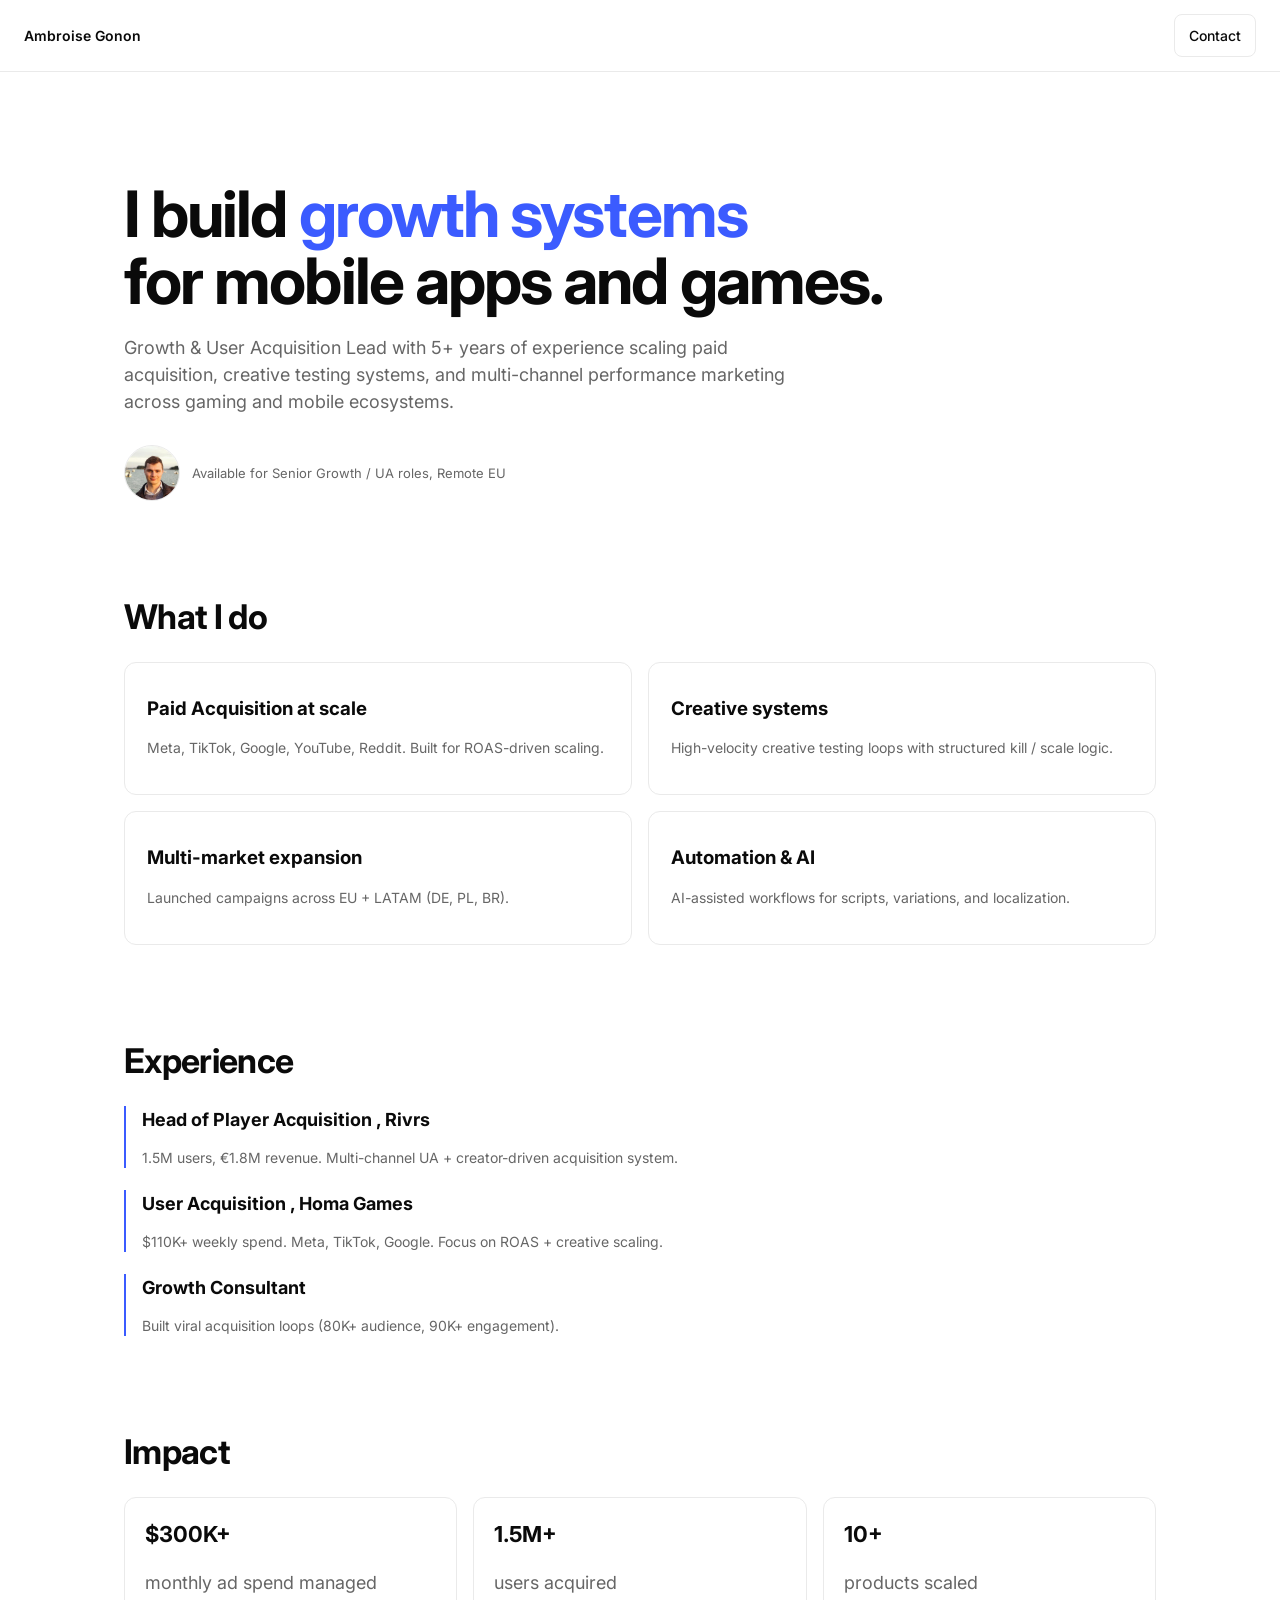
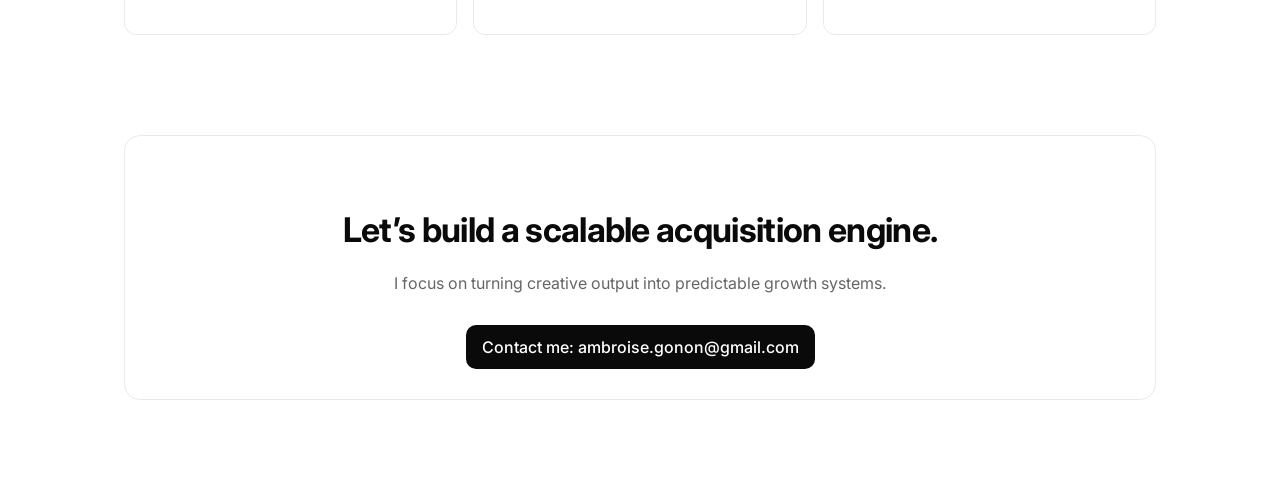
<file: index.html>
<!DOCTYPE html>
<html lang="en">
<head>
<meta charset="UTF-8" />
<meta name="viewport" content="width=device-width, initial-scale=1.0"/>
<title>Ambroise Gonon, Growth & UA Lead</title>

<link href="https://fonts.googleapis.com/css2?family=Inter:wght@400;500;600;700&display=swap" rel="stylesheet">

<style>
:root{
  --bg:#ffffff;
  --ink:#0a0a0a;
  --muted:#666;
  --line:#eaeaea;
  --accent:#3b5bff;
}

*{box-sizing:border-box;}
body{
  margin:0;
  font-family:Inter,sans-serif;
  background:var(--bg);
  color:var(--ink);
  line-height:1.5;
}

/* layout */
.container{
  max-width:1080px;
  margin:0 auto;
  padding:80px 24px;
}

/* NAV */
nav{
  position:fixed;
  top:0; left:0; right:0;
  background:white;
  border-bottom:1px solid var(--line);
  padding:14px 24px;
  display:flex;
  justify-content:space-between;
  align-items:center;
  font-size:14px;
}

.logo{
  font-weight:600;
}

.btn{
  padding:10px 14px;
  border:1px solid var(--line);
  border-radius:8px;
  text-decoration:none;
  color:var(--ink);
  font-weight:500;
}

/* HERO */
.hero{
  padding-top:100px;
}

h1{
  font-size:64px;
  line-height:1.05;
  margin:0 0 20px;
  letter-spacing:-0.03em;
}

.accent{color:var(--accent);}

.lead{
  font-size:18px;
  color:var(--muted);
  max-width:700px;
}

/* CTA */
.cta-row{
  margin-top:28px;
  display:flex;
  gap:12px;
  flex-wrap:wrap;
}

.primary{
  background:var(--ink);
  color:white;
  padding:12px 16px;
  border-radius:10px;
  text-decoration:none;
  font-weight:500;
}

.secondary{
  border:1px solid var(--line);
  padding:12px 16px;
  border-radius:10px;
  text-decoration:none;
  color:var(--ink);
}

/* sections */
section{
  margin-top:90px;
}

h2{
  font-size:34px;
  margin-bottom:20px;
  letter-spacing:-0.02em;
}

.grid{
  display:grid;
  grid-template-columns:repeat(2,1fr);
  gap:16px;
}

.card{
  border:1px solid var(--line);
  padding:22px;
  border-radius:12px;
}

.card h3{
  margin:10px 0;
}

.card p{
  color:var(--muted);
  font-size:14px;
}

/* EXPERIENCE */
.exp{
  border-left:2px solid var(--accent);
  padding-left:16px;
  margin-bottom:22px;
}

.exp h3{
  margin:0;
  font-size:18px;
}

.exp p{
  color:var(--muted);
  font-size:14px;
}

/* METRICS */
.metrics{
  display:grid;
  grid-template-columns:repeat(3,1fr);
  gap:16px;
}

.metric{
  border:1px solid var(--line);
  padding:20px;
  border-radius:12px;
}

.metric strong{
  font-size:22px;
}

/* FINAL CTA */
.final{
  border:1px solid var(--line);
  padding:40px;
  border-radius:16px;
  margin-top:100px;
  text-align:center;
}

.final h2{
  margin-bottom:10px;
}

.final p{
  color:var(--muted);
}

/* responsive */
@media(max-width:800px){
  h1{font-size:42px;}
  .grid{grid-template-columns:1fr;}
  .metrics{grid-template-columns:1fr;}
}
</style>
</head>

<body>

<nav>
  <div class="logo">Ambroise Gonon</div>
  <a class="btn" href="mailto:ambroise.gonon@gmail.com">Contact</a>
</nav>

<div class="container">

<!-- HERO -->
<div class="hero">
  <h1>
    I build <span class="accent">growth systems</span><br/>
    for mobile apps and games.
  </h1>

  <p class="lead">
    Growth & User Acquisition Lead with 5+ years of experience scaling paid acquisition, creative testing systems, and multi-channel performance marketing across gaming and mobile ecosystems.
  </p>



  <div style="margin-top:30px; display:flex; gap:12px; align-items:center;">
    <img src="./photo.jpg" style="width:56px;height:56px;border-radius:50%;object-fit:cover;border:1px solid #eaeaea;">
    <div style="font-size:13px;color:#666;">
      Available for Senior Growth / UA roles, Remote EU
    </div>
  </div>
</div>

<!-- VALUE -->
<section>
<h2>What I do</h2>

<div class="grid">

<div class="card">
<h3>Paid Acquisition at scale</h3>
<p>Meta, TikTok, Google, YouTube, Reddit. Built for ROAS-driven scaling.</p>
</div>

<div class="card">
<h3>Creative systems</h3>
<p>High-velocity creative testing loops with structured kill / scale logic.</p>
</div>

<div class="card">
<h3>Multi-market expansion</h3>
<p>Launched campaigns across EU + LATAM (DE, PL, BR).</p>
</div>

<div class="card">
<h3>Automation & AI</h3>
<p>AI-assisted workflows for scripts, variations, and localization.</p>
</div>

</div>
</section>

<!-- EXPERIENCE -->
<section>
<h2>Experience</h2>

<div class="exp">
<h3>Head of Player Acquisition , Rivrs</h3>
<p>1.5M users, €1.8M revenue. Multi-channel UA + creator-driven acquisition system.</p>
</div>

<div class="exp">
<h3>User Acquisition , Homa Games</h3>
<p>$110K+ weekly spend. Meta, TikTok, Google. Focus on ROAS + creative scaling.</p>
</div>

<div class="exp">
<h3>Growth Consultant</h3>
<p>Built viral acquisition loops (80K+ audience, 90K+ engagement).</p>
</div>

</section>

<!-- IMPACT -->
<section>
<h2>Impact</h2>

<div class="metrics">

<div class="metric">
<strong>$300K+</strong>
<p class="lead">monthly ad spend managed</p>
</div>

<div class="metric">
<strong>1.5M+</strong>
<p class="lead">users acquired</p>
</div>

<div class="metric">
<strong>10+</strong>
<p class="lead">products scaled</p>
</div>

</div>

</section>

<!-- FINAL CTA -->
<div class="final">
<h2>Let’s build a scalable acquisition engine.</h2>
<p>
I focus on turning creative output into predictable growth systems.
</p>
<br/>
<a class="primary" href="mailto:ambroise.gonon@gmail.com">Contact me: ambroise.gonon@gmail.com</a>
</div>

</div>

</body>
</html>
</file>
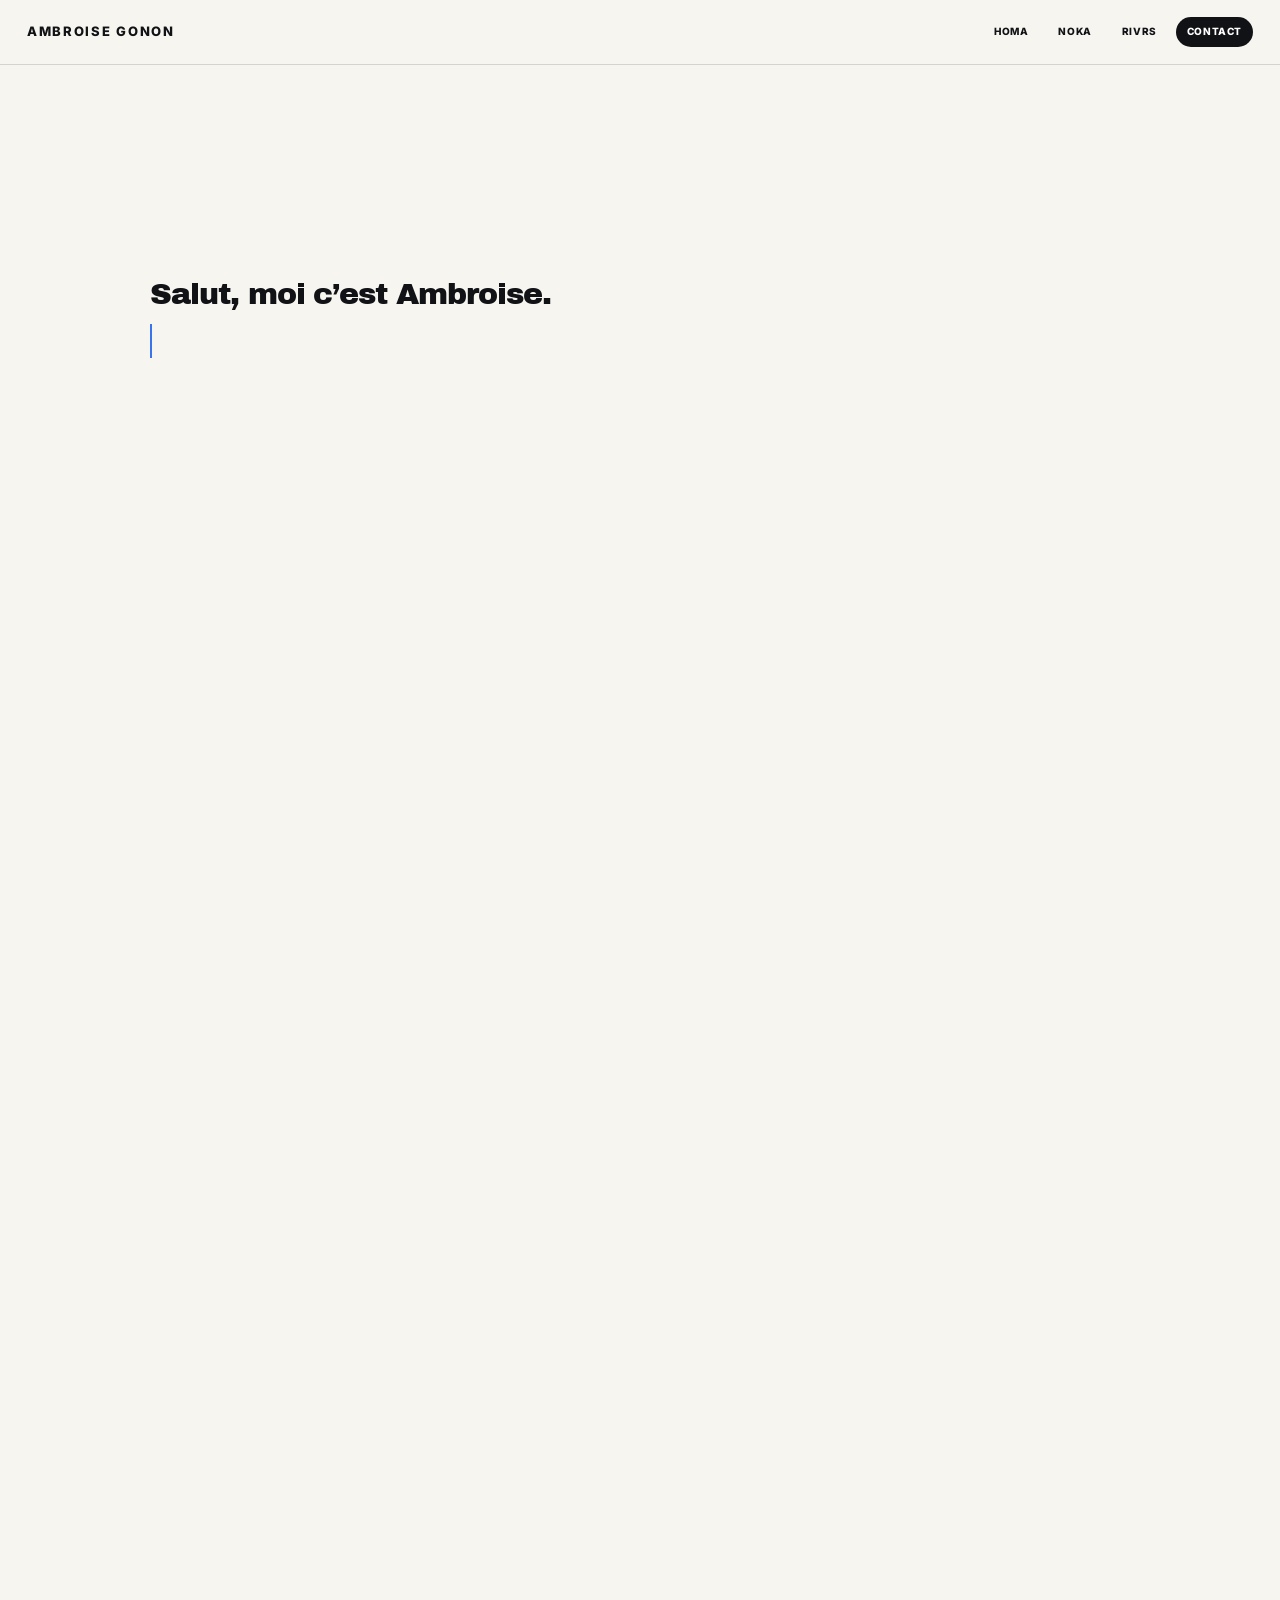
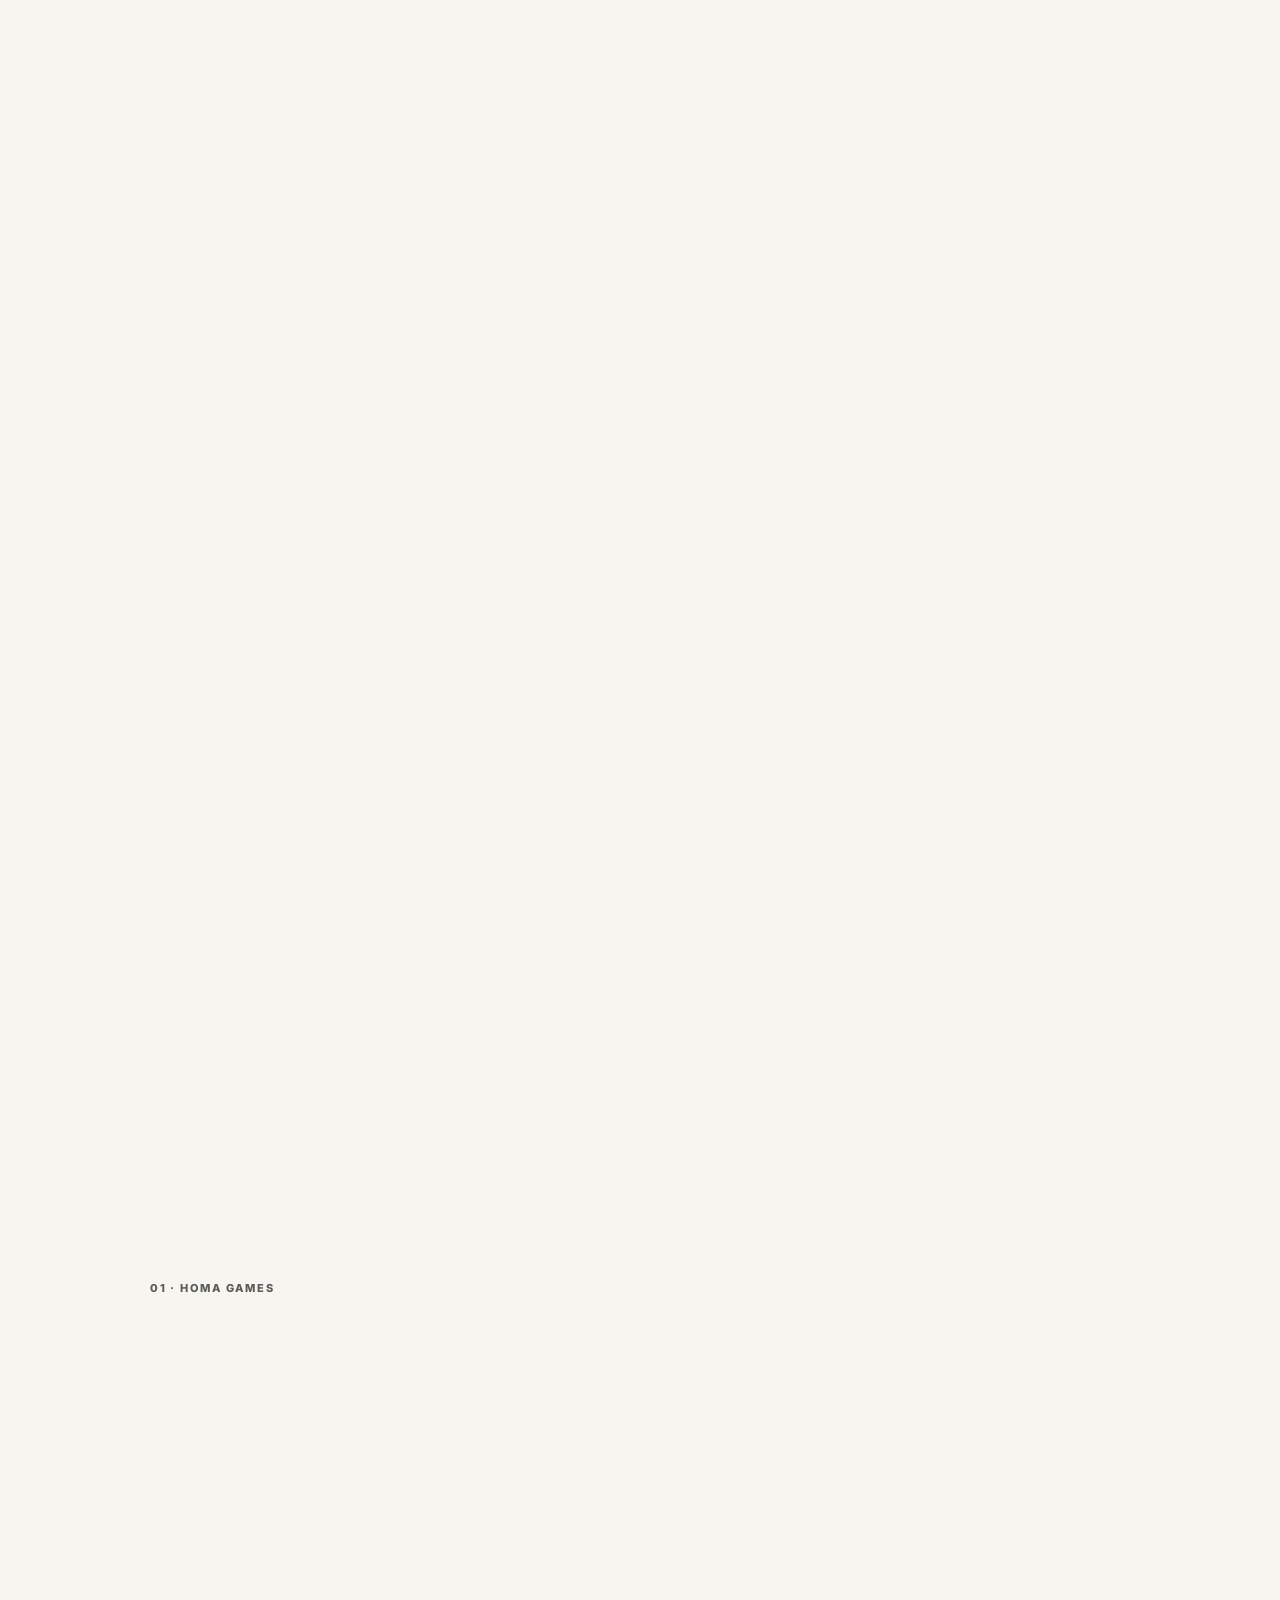
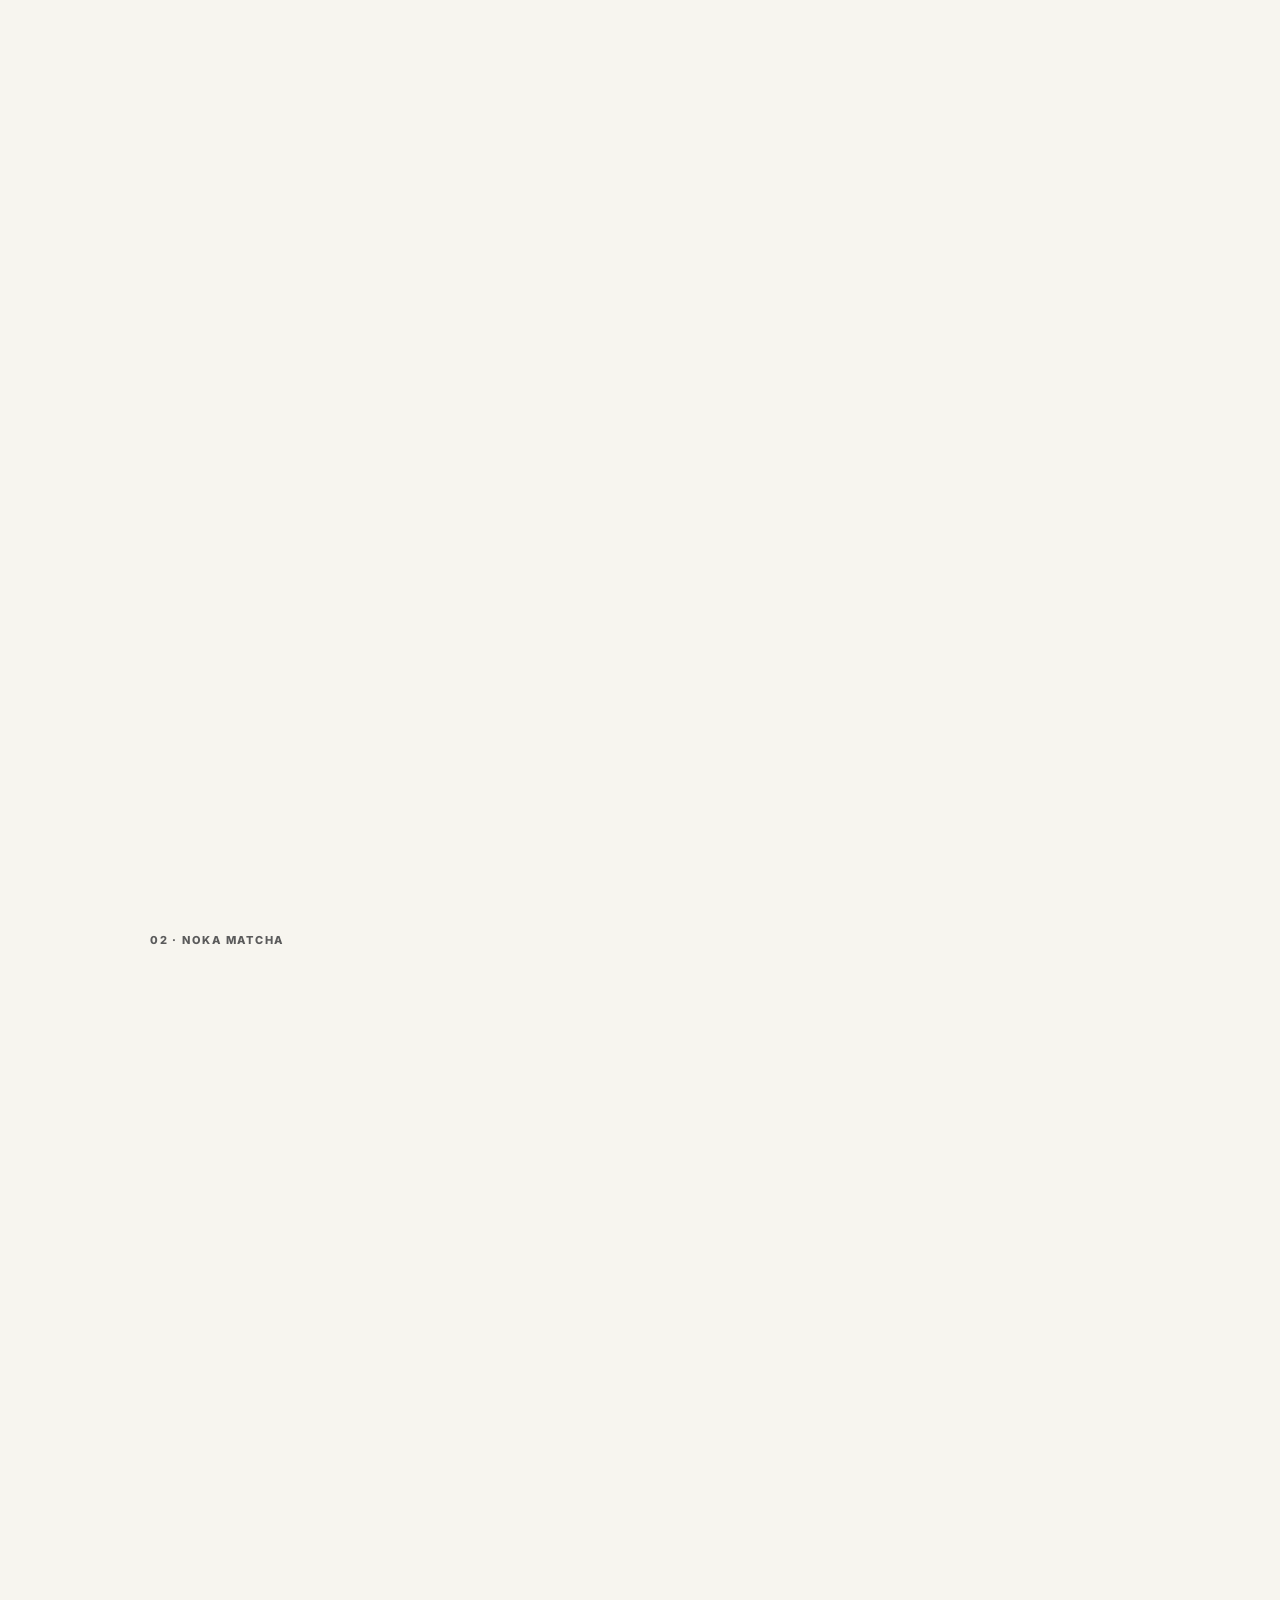
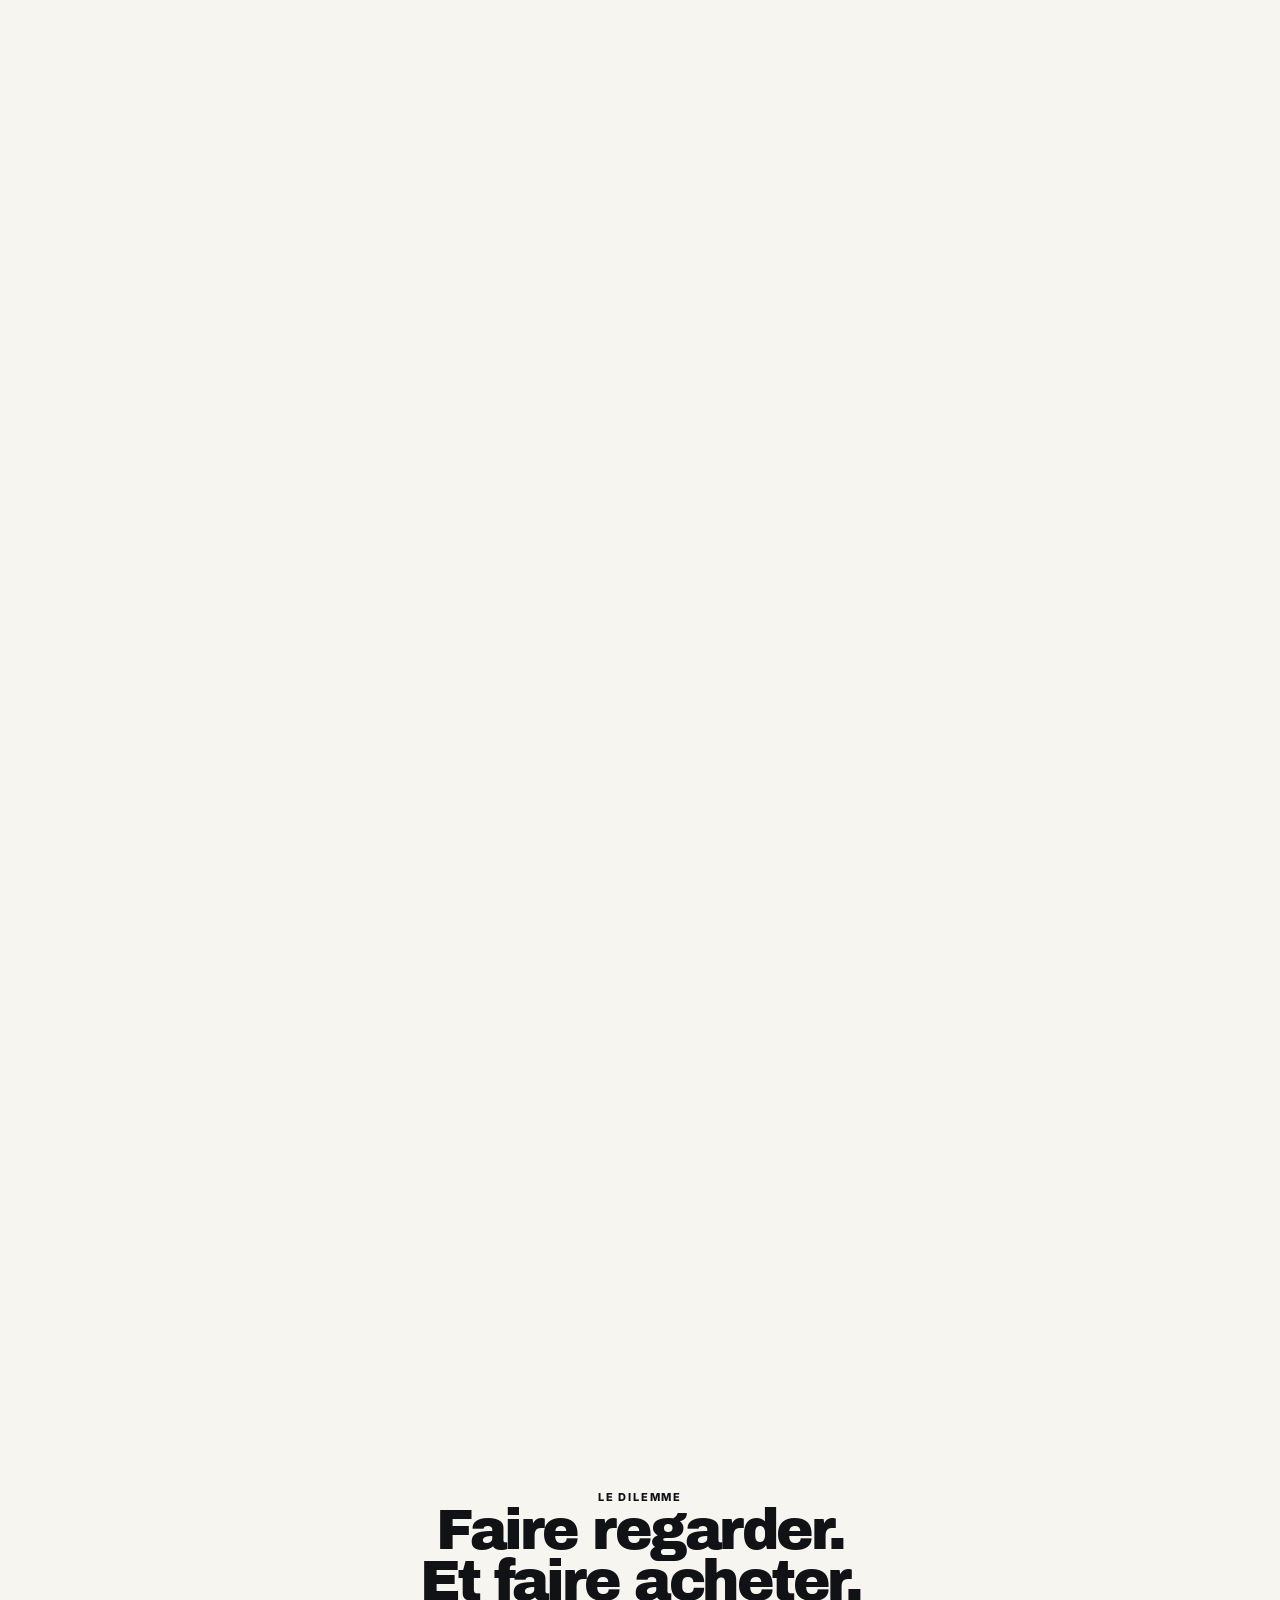
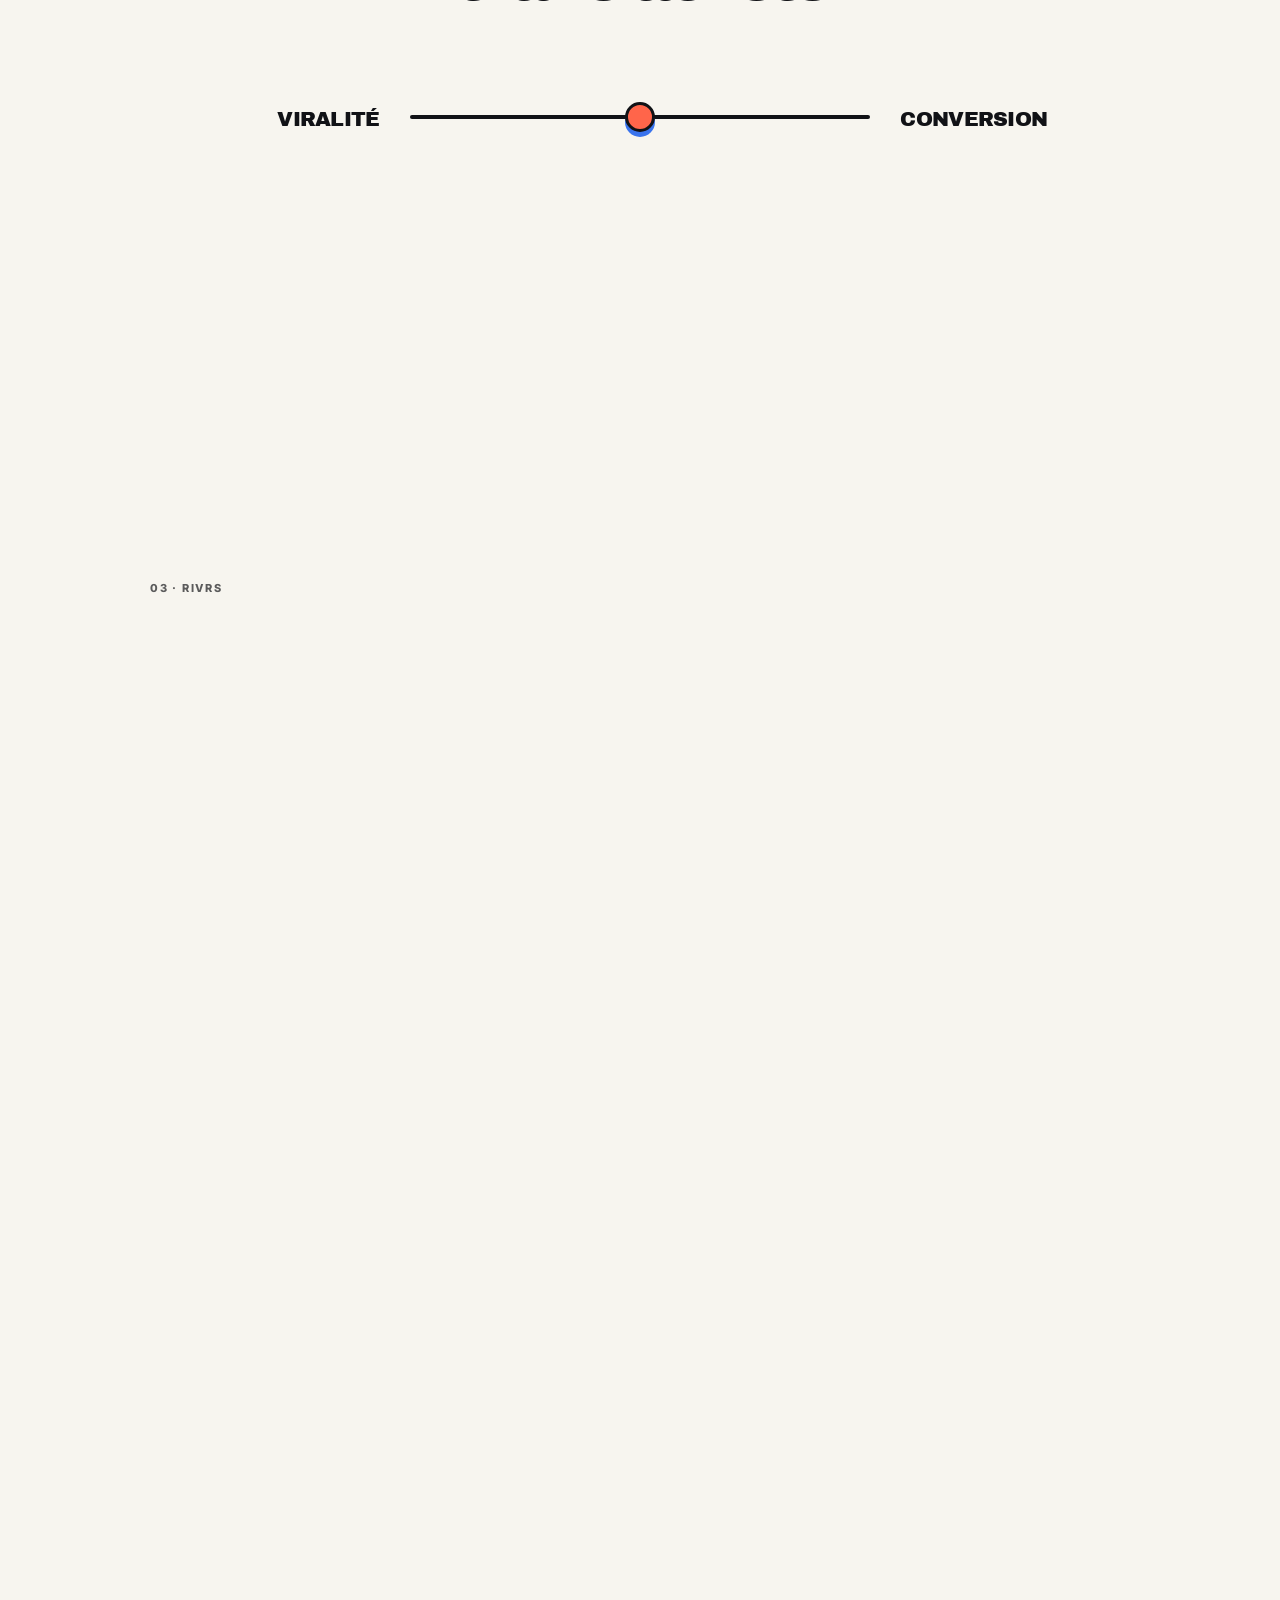
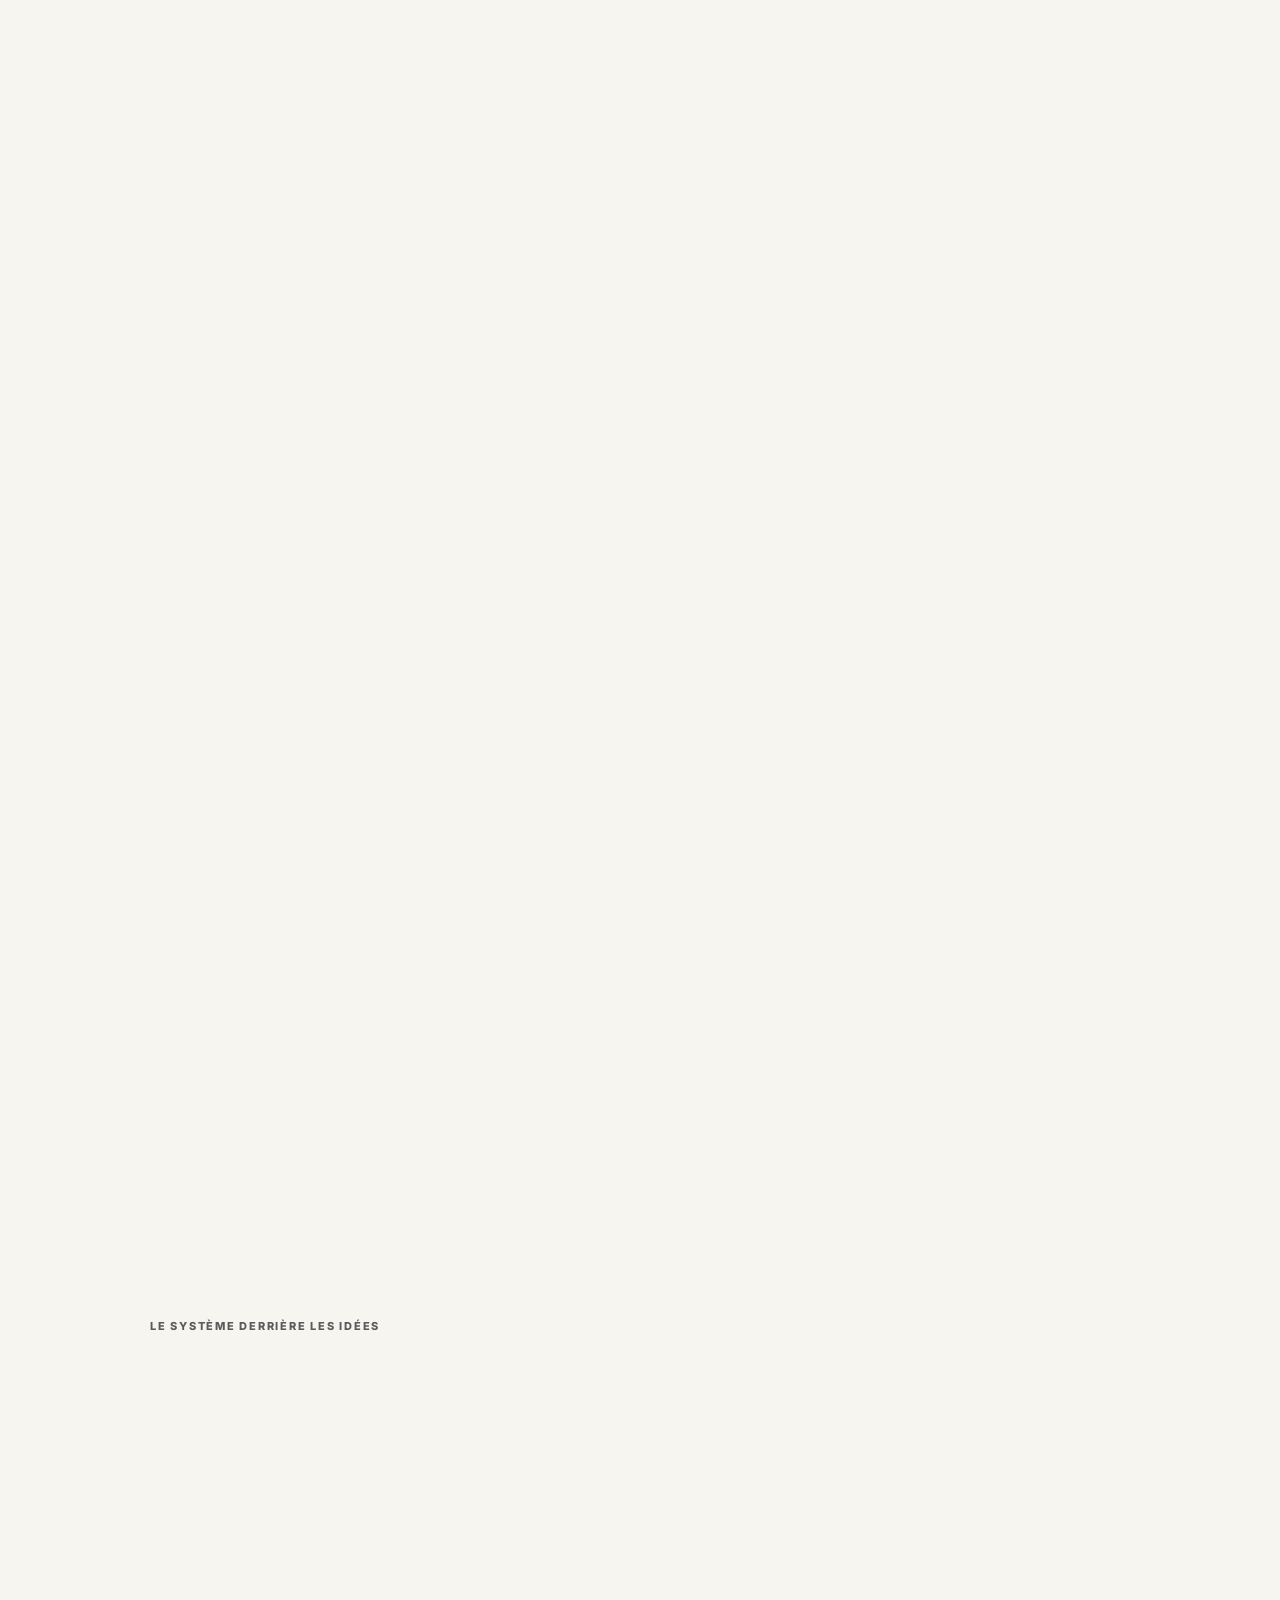
<file: adtitude/index.html>
<!doctype html>
<html lang="fr">
<head>
  <meta charset="utf-8">
  <meta name="viewport" content="width=device-width,initial-scale=1">
  <meta name="description" content="Le parcours d’Ambroise Gonon, entre acquisition payante, stratégie créative et systèmes de production.">
  <meta name="color-scheme" content="light">
  <title>Ambroise Gonon | Creative Strategy</title>
  <link rel="icon" href="../photo.jpg">
  <link rel="preconnect" href="https://fonts.googleapis.com">
  <link rel="preconnect" href="https://fonts.gstatic.com" crossorigin>
  <link href="https://fonts.googleapis.com/css2?family=Archivo+Black&family=Inter:wght@400;500;600;700;800&display=swap" rel="stylesheet">
  <style>
    :root{--ink:#111216;--paper:#f7f5ef;--white:#fffefa;--muted:#6b6d68;--blue:#3973ed;--coral:#ff654a;--yellow:#ffdc61;--lavender:#dcd6ff;--line:rgba(17,18,22,.15);--radius:24px}
    *{box-sizing:border-box}html{overflow-x:clip;scroll-behavior:smooth;background:var(--paper)}body{margin:0;overflow-x:clip;color:var(--ink);background:var(--paper);font-family:Inter,Arial,sans-serif;line-height:1.35}a{color:inherit}button,input{font:inherit;color:inherit}::selection{color:var(--ink);background:var(--yellow)}:focus-visible{outline:3px solid var(--blue);outline-offset:4px}.shell{width:min(1240px,calc(100% - 56px));margin-inline:auto}.display{margin:0;font-family:"Archivo Black",Impact,sans-serif;font-weight:400;letter-spacing:-.062em;line-height:.91}.eyebrow{margin:0;font-size:11px;font-weight:800;letter-spacing:.16em;text-transform:uppercase}.blue{color:var(--blue)}.coral{color:var(--coral)}
    .topbar{position:fixed;z-index:100;inset:0 0 auto;display:flex;align-items:center;justify-content:space-between;padding:17px 27px;color:var(--ink);background:rgba(247,245,239,.84);border-bottom:1px solid var(--line);backdrop-filter:blur(14px)}.brand{font-size:13px;font-weight:800;letter-spacing:.13em;text-decoration:none}.nav{display:flex;align-items:center;gap:8px}.nav a{padding:8px 11px;border-radius:999px;font-size:10px;font-weight:800;letter-spacing:.06em;text-decoration:none;text-transform:uppercase}.nav a:last-child{color:#fff;background:var(--ink)}.progress{position:fixed;z-index:110;top:0;left:0;width:100%;height:3px;transform:scaleX(0);transform-origin:left;background:var(--coral)}
    .chapter{--chapter-bg:var(--paper);--chapter-ink:var(--ink);position:relative;min-height:250vh;color:var(--chapter-ink);background:var(--chapter-bg)}.chapter.dark{--chapter-bg:var(--ink);--chapter-ink:#fff}.chapter.blue-bg{--chapter-bg:var(--blue);--chapter-ink:#fff}.chapter-stage{position:sticky;top:0;display:grid;align-items:center;min-height:100svh;padding:100px 0 55px;overflow:hidden}.chapter-stage>.shell{width:min(980px,calc(100% - 64px))}.chapter-layout{display:grid;grid-template-columns:minmax(0,.95fr) minmax(340px,1.05fr);gap:46px;align-items:center}.chapter-copy{position:relative;z-index:5}.chapter-copy .eyebrow{margin-bottom:24px;opacity:.68}.script{display:flex;flex-direction:column;align-items:flex-start;gap:.09em;margin:0}.beat{--r:0;--m:0;display:block;opacity:var(--r);filter:none;transform:translate3d(0,calc((1 - var(--m))*10px),0);transition:none}.script.large{font-family:"Archivo Black",Impact,sans-serif;font-size:clamp(38px,4.7vw,68px);font-weight:400;letter-spacing:-.055em;line-height:.95}.chapter-layout .script{font-family:"Archivo Black",Impact,sans-serif;font-size:clamp(28px,3.25vw,47px);font-weight:400;letter-spacing:-.05em;line-height:.98}.beat.soft{color:var(--muted)}.dark .beat.soft{color:#9ea19b}.beat.accent{color:var(--blue)}.dark .beat.accent{color:var(--yellow)}.beat.coral{color:var(--coral)}.chapter-note{--r:0;max-width:610px;margin:24px 0 0;opacity:var(--r);transform:none;color:var(--muted);font-size:15px;font-weight:600}.dark .chapter-note,.blue-bg .chapter-note{color:#c6c9c3}.chapter-visual{--vr:0;--vv:0;position:relative;opacity:var(--vv);transform:translate3d(0,calc((1 - var(--vr))*14px),0) scale(calc(.985 + var(--vr)*.015));filter:none;will-change:transform,opacity}.scroll-cue{position:absolute;right:28px;bottom:27px;display:flex;align-items:center;gap:10px;color:var(--muted);font-size:9px;font-weight:800;letter-spacing:.13em;text-transform:uppercase}.scroll-cue::after{content:"";width:42px;height:1px;background:currentColor;animation:pulse 1.8s ease-in-out infinite}@keyframes pulse{50%{transform:scaleX(.5);opacity:.45}}
    .intro{min-height:290vh}.intro .script{max-width:900px}.intro .beat:first-child{margin-bottom:20px;font-size:.5em;letter-spacing:-.035em}.intro .beat:not(:first-child){font-size:.76em;line-height:1}.intro .beat:nth-of-type(5),.intro .beat:nth-of-type(6){color:var(--blue)}.chapter:not(.intro) .script.large{font-size:clamp(30px,3.65vw,52px);line-height:.98}.beat.matcha{color:#91b86d}.opening-cue,.chapter-next{display:flex;flex-direction:column;align-items:flex-start;color:var(--muted);font-family:Inter,Arial,sans-serif;font-size:10px;font-weight:800;letter-spacing:.12em;text-transform:uppercase}.opening-cue{height:42px;margin:0 0 54px}.opening-cue::after,.chapter-next::after{content:"";width:2px;height:34px;background:var(--blue);transform-origin:top center;animation:cue-down 1.15s cubic-bezier(.2,.8,.2,1) infinite}.chapter-next{position:absolute;bottom:18px;left:50%;align-items:center;gap:9px;opacity:0;transform:translateX(-50%);color:var(--muted)}.chapter-next.is-visible{opacity:1}.chapter-next::after{background:var(--blue)}@keyframes cue-down{0%,100%{transform:scaleY(.3) translateY(0)}50%{transform:scaleY(1) translateY(6px)}}
    .click-cursor,.cart-action{display:inline-grid;place-items:center;vertical-align:middle;margin-left:.2em;font-family:Inter,Arial,sans-serif;letter-spacing:0}.click-cursor{position:relative;width:30px;height:30px}.click-cursor::before{content:"↖";color:var(--coral);font-size:24px;font-weight:900;line-height:1;transform:translate(8px,8px)}.click-cursor::after{content:"";position:absolute;top:0;left:0;width:13px;height:13px;border:2px solid var(--coral);border-radius:50%;opacity:0}.beat.is-visible .click-cursor::before{animation:cursor-tap 1.15s .08s cubic-bezier(.2,.8,.2,1) both}.beat.is-visible .click-cursor::after{animation:click-ring 1.15s .36s ease-out both}.cart-action{min-width:94px;padding:6px 9px;color:var(--ink);background:#e5e5e1;border:1px solid rgba(17,18,22,.2);border-radius:7px;font-size:9px;font-weight:900;line-height:1;white-space:nowrap;transform:rotate(-2deg)}.beat.is-visible .cart-action{animation:add-cart 1.05s .08s cubic-bezier(.2,.8,.2,1) both}@keyframes cursor-tap{0%{transform:translate(16px,16px)}45%,62%{transform:translate(1px,1px) scale(.82)}100%{transform:translate(4px,4px)}}@keyframes click-ring{0%{opacity:0;transform:scale(.3)}20%{opacity:1}100%{opacity:0;transform:scale(2)}}@keyframes add-cart{0%{transform:translateY(11px) rotate(-2deg) scale(.82)}45%{transform:translateY(0) rotate(-2deg) scale(1.08)}62%{transform:translateY(2px) rotate(-2deg) scale(.94)}100%{transform:translateY(0) rotate(-2deg) scale(1)}}
    #rivrs .script{gap:.06em;font-size:clamp(23px,2.5vw,36px);line-height:1.01}#homa .chapter-stage{isolation:isolate}.homa-layout{position:relative;z-index:5}.homa-layout .chapter-copy{width:min(650px,68vw)}.homa-layout .script{font-family:"Archivo Black",Impact,sans-serif;font-size:clamp(28px,3.25vw,47px);font-weight:400;letter-spacing:-.05em;line-height:.98}.data-field{position:absolute;inset:64px 0 0;overflow:hidden;opacity:0;pointer-events:none}.data-field.is-visible{opacity:1}.data-field--back{z-index:1}.data-field--middle{z-index:3}.data-field--front{z-index:7}.datum{--top:50%;--scale:1;position:absolute;top:var(--top);left:100%;display:grid;place-items:center;padding:8px 11px;color:var(--ink);background:#d7d8db;border:2px solid #35373b;border-radius:8px;box-shadow:3px 3px 0 #35373b;font-size:11px;font-weight:900;white-space:nowrap;will-change:transform}.data-field--back .datum{opacity:.28;filter:blur(2px);border-width:1px;box-shadow:none;font-size:8px}.data-field--middle .datum{opacity:.64;filter:blur(.35px);font-size:10px}.data-field--front .datum{padding:11px 14px;border-width:3px;box-shadow:5px 5px 0 rgba(17,18,22,.18);font-size:14px}.datum:nth-child(3n+2){background:#f1f1ef}.datum:nth-child(3n){color:#fff;background:#777b82}
    .data-field{transform:translate3d(0,0,0)}.data-field.is-draining{transform:translate3d(-130vw,0,0);transition:transform .8s cubic-bezier(.5,0,1,1)}
    .pivot-card{max-width:720px;margin-top:78px;transform:rotate(-1.5deg);transform-origin:left center}.pivot-card blockquote{margin:0;font-family:Inter,Arial,sans-serif;font-size:clamp(23px,2.8vw,39px);font-style:italic;font-weight:800;letter-spacing:-.045em;line-height:1.05}.pivot-card cite{display:block;margin-top:14px;color:var(--muted);font-size:11px;font-style:normal;font-weight:700}
    .noka-deck{position:relative;width:min(100%,520px);height:min(72svh,620px);margin-inline:auto}.noka-card{position:absolute;top:50%;left:50%;width:63%;padding:0;overflow:hidden;aspect-ratio:9/16;background:#dce5d8;border:1px solid var(--line);border-radius:22px;box-shadow:0 24px 56px rgba(16,17,20,.2);transition:transform .45s cubic-bezier(.2,.72,.2,1),filter .3s,opacity .3s}.noka-card video{display:block;width:100%;height:100%;object-fit:cover}.noka-card span{position:absolute;bottom:13px;left:13px;padding:7px 9px;color:#fff;background:rgba(0,0,0,.72);border-radius:999px;font-size:9px;font-weight:800}.noka-card.is-active{z-index:3;transform:translate(-50%,-50%)}.noka-card.is-left{z-index:1;opacity:.65;filter:saturate(.7);transform:translate(-82%,-46%) rotate(-7deg) scale(.79)}.noka-card.is-right{z-index:2;opacity:.82;filter:saturate(.88);transform:translate(-18%,-45%) rotate(7deg) scale(.84)}.noka-proof-wrap{opacity:0;transform:translateY(8px);transition:opacity .16s,transform .16s}.noka-proof-wrap.is-visible{opacity:1;transform:none}.proof-label{max-width:560px;margin:28px 0 10px;color:var(--muted);font-size:12px;font-weight:700;line-height:1.45}.noka-proof{display:flex;flex-wrap:wrap;gap:7px;margin-top:0}.noka-proof span{padding:7px 10px;color:var(--ink);background:#dfdfda;border:1px solid rgba(17,18,22,.08);border-radius:999px;font-size:9px;font-weight:800;letter-spacing:.04em}
    .balance{padding:130px 0;background:var(--paper);overflow:hidden}.balance-layout{display:flex;flex-direction:column;align-items:center;text-align:center}.balance h2{max-width:920px;font-size:clamp(36px,4.4vw,60px)}.balance-scale{--viral-shift:0px;--conversion-shift:0px;--viral-y:0px;--conversion-y:0px;--amp-shift:0px;--amp-opacity:0;position:relative;width:clamp(310px,36vw,520px);margin-top:92px}.balance-label{position:absolute;top:50%;z-index:2;font-family:"Archivo Black",Impact,sans-serif;font-size:clamp(16px,1.6vw,22px);letter-spacing:-.035em;text-transform:uppercase;white-space:nowrap;pointer-events:none;transition:transform .5s cubic-bezier(.16,.82,.22,1)}.balance-label--viral{left:0;transform:translate(calc(-100% - 30px + var(--viral-shift)),calc(-50% + var(--viral-y)))}.balance-label--conversion{right:0;transform:translate(calc(100% + 30px + var(--conversion-shift)),calc(-50% + var(--conversion-y)))}.balance-amp{position:absolute;z-index:4;top:50%;left:50%;padding:0 12px;opacity:var(--amp-opacity);background:var(--paper);font-family:"Archivo Black",Impact,sans-serif;font-size:20px;transform:translate(calc(-50% + var(--amp-shift)),-50%);pointer-events:none}.balance-scale.is-dragging .balance-label{transition-duration:.1s}.balance-scale input{position:relative;z-index:3;width:100%;height:36px;margin:0;appearance:none;background:transparent;cursor:grab;touch-action:none}.balance-scale input::-webkit-slider-runnable-track{height:4px;background:var(--ink);border-radius:999px}.balance-scale input::-webkit-slider-thumb{width:30px;height:30px;margin-top:-13px;appearance:none;background:var(--coral);border:3px solid var(--ink);border-radius:50%;box-shadow:0 5px 0 var(--blue)}.balance-result{min-height:34px;margin:56px 0 0;opacity:0;transform:translateY(8px);font-family:"Archivo Black",Impact,sans-serif;font-size:clamp(24px,3vw,38px);letter-spacing:-.045em;transition:.3s}.balance-result.is-visible{opacity:1;transform:none}
    .creative-window{height:min(76vh,720px);overflow:hidden;border-radius:var(--radius);filter:drop-shadow(-18px 25px 32px rgba(0,0,0,.32));perspective:1000px;transform:perspective(1000px) rotateY(-8deg) rotateX(2deg);-webkit-mask-image:linear-gradient(to bottom,transparent,#000 9%,#000 91%,transparent);mask-image:linear-gradient(to bottom,transparent,#000 9%,#000 91%,transparent)}.creative-grid{display:grid;grid-template-columns:repeat(3,1fr);gap:7px;width:116%;margin:-170px 0 0 -8%;transform:rotate(-1deg)}.creative-column{display:flex;flex-direction:column;gap:7px;will-change:transform}.creative-column:nth-child(2){margin-top:-110px}.creative-card{position:relative;margin:0;overflow:hidden;aspect-ratio:9/16;background:#222;border-radius:9px}.creative-card video{display:block;width:100%;height:100%;object-fit:cover}.creative-card figcaption{position:absolute;bottom:7px;left:7px;padding:5px 7px;color:#fff;background:rgba(0,0,0,.72);border-radius:4px;font-size:7px;font-weight:800}
    .browser{overflow:hidden;background:#111;border-radius:18px;box-shadow:0 35px 75px rgba(17,18,22,.2)}.browser-bar{display:flex;align-items:center;gap:6px;height:38px;padding:0 14px;background:#232427}.browser-bar span{width:8px;height:8px;background:#777;border-radius:50%}.browser-bar span:first-child{background:#aaa}.browser-bar p{margin:0 auto;padding-right:35px;color:#96989b;font-size:9px}.browser-view{height:560px;overflow:hidden}.browser-view img{display:block;width:100%;height:auto}.time-chip{position:absolute;right:-14px;bottom:30px;padding:17px 19px;color:var(--ink);background:#ecebe6;border:1px solid rgba(17,18,22,.18);border-radius:14px;font-family:"Archivo Black",Impact,sans-serif;font-size:20px;transform:rotate(2deg)}
    .finale{min-height:300vh}.finale .script{max-width:1110px}.finale .beat:last-child{margin-top:.32em;color:var(--coral)}.contact-card{--r:0;display:flex;align-items:center;justify-content:space-between;gap:30px;width:100%;margin-top:42px;padding-top:25px;border-top:1px solid var(--line);opacity:var(--r);transform:translateY(calc((1 - var(--r))*20px))}.contact-card p{margin:0;color:var(--muted)}.contact-card button{padding:0 0 5px;color:var(--ink);background:none;border:0;border-bottom:2px solid var(--coral);font-size:18px;font-weight:800;cursor:pointer}.copy-note{min-height:17px;margin-top:8px!important;color:var(--blue)!important;font-size:10px}.chapter.dark,.chapter.blue-bg{--chapter-bg:var(--paper);--chapter-ink:var(--ink)}.chapter.dark .beat.soft,.chapter.blue-bg .beat.soft{color:var(--muted)}.chapter.dark .beat.accent,.chapter.blue-bg .beat.accent{color:var(--blue)}.chapter.dark .chapter-note,.chapter.blue-bg .chapter-note{color:var(--muted)}
    @media(max-width:920px){.shell{width:min(100% - 36px,760px)}.chapter-stage>.shell{width:min(100% - 44px,690px)}.chapter{min-height:300vh}.chapter-layout{grid-template-columns:1fr;gap:30px}.chapter-stage{align-items:center;padding-top:94px}.chapter-layout .script{font-size:clamp(29px,5.8vw,45px)}.chapter-visual{width:min(100%,570px);margin-inline:auto}.noka-deck{height:500px}.creative-window{height:500px;transform:none}.browser-view{height:370px}.time-chip{right:10px}}
    @media(max-width:580px){.shell{width:calc(100% - 28px)}.chapter-stage>.shell{width:calc(100% - 34px)}.topbar{padding:14px}.brand{font-size:12px}.nav a:not(:last-child){display:none}.chapter{min-height:330vh}.chapter-stage{padding:78px 0 28px}.chapter-layout{gap:18px}.script.large{font-size:clamp(30px,8.4vw,42px)}.chapter-layout .script{font-size:clamp(23px,6.8vw,32px)}.chapter-copy .eyebrow{margin-bottom:12px}.chapter-note{margin-top:14px;font-size:13px}.scroll-cue{right:14px;bottom:15px}.homa-layout .chapter-copy{width:100%}.data-field--front .datum{font-size:11px}.pivot-card{margin-top:54px}.noka-proof{display:none}.noka-deck{height:min(38svh,340px)}.balance{padding:88px 0}.balance-scale{width:58vw;margin-top:82px}.creative-window{height:min(38svh,390px)}.creative-grid{gap:5px;width:112%;margin-left:-6%}.creative-column{gap:5px}.browser-view{height:min(32svh,280px)}.time-chip{right:6px;bottom:15px;padding:11px 13px;font-size:15px}.contact-card{display:block}.contact-card button{margin-top:25px;font-size:15px}}
    @media(prefers-reduced-motion:reduce){html{scroll-behavior:auto}.beat,.chapter-note,.chapter-visual,.contact-card{opacity:1!important;filter:none!important;transform:none!important}.datum,.click-cursor::before,.click-cursor::after,.cart-action{animation:none!important}.creative-column{transform:none!important}.balance-label,.balance-amp{transition:none}.scroll-cue::after,.opening-cue::after,.chapter-next::after{animation:none}}
  </style>
</head>
<body>
  <div class="progress" id="progress"></div>
  <header class="topbar"><a class="brand" href="#top">AMBROISE GONON</a><nav class="nav"><a href="#homa">Homa</a><a href="#noka">Noka</a><a href="#rivrs">Rivrs</a><a href="#contact">Contact</a></nav></header>
  <main id="top">
    <section class="chapter intro" data-visual-at="1"><div class="chapter-stage"><div class="shell"><div class="script large"><span class="beat">Salut, moi c’est Ambroise.</span><span class="opening-cue" aria-label="Faire défiler vers le bas"></span><span class="beat">J’ai passé cinq ans</span><span class="beat">à essayer de comprendre</span><span class="beat">pourquoi certaines idées</span><span class="beat">font cliquer.<span class="click-cursor" aria-hidden="true"></span></span><span class="beat">Et pourquoi d’autres font acheter.<span class="cart-action" aria-hidden="true">ADD TO CART</span></span></div></div></div></section>
    <section class="chapter" id="homa" data-data-at=".63"><div class="chapter-stage"><div class="data-field data-field--back" aria-hidden="true"><span class="datum" style="--top:16%;--duration:3.8s;--delay:.1s;--scale:.7">LTV</span><span class="datum" style="--top:38%;--duration:4.1s;--delay:.35s;--scale:.58">D30</span><span class="datum" style="--top:70%;--duration:3.6s;--delay:.65s;--scale:.66">COHORT</span><span class="datum" style="--top:84%;--duration:4.3s;--delay:.9s;--scale:.52">ARPU</span></div><div class="data-field data-field--middle" aria-hidden="true"><span class="datum" style="--top:24%;--duration:2.9s;--delay:.05s;--scale:.9">ROAS</span><span class="datum" style="--top:53%;--duration:3.1s;--delay:.3s;--scale:.82">CVR</span><span class="datum" style="--top:76%;--duration:3.3s;--delay:.55s;--scale:.86">RETENTION D7</span><span class="datum" style="--top:34%;--duration:3s;--delay:.8s;--scale:.78">CPA</span></div><div class="data-field data-field--front" aria-hidden="true"><span class="datum" style="--top:31%;--duration:2.15s;--delay:0s;--scale:1.05">CTR</span><span class="datum" style="--top:62%;--duration:2.35s;--delay:.22s;--scale:1.12">LTV</span><span class="datum" style="--top:78%;--duration:2.2s;--delay:.48s;--scale:1">ROAS</span></div><div class="shell homa-layout"><div class="chapter-copy"><p class="eyebrow">01 · HOMA GAMES</p><div class="script"><span class="beat">Tout a commencé</span><span class="beat accent">à grande échelle.</span><span class="beat">100 K$ de dépense paid par semaine.</span><span class="beat soft">ROAS. LTV. Cohortes. Rétention.</span><span class="beat">J’ai mangé de la data.</span></div><p class="chapter-note">Chez Homa Games, j’ai piloté la stratégie d’acquisition payante d’un portefeuille de 6 jeux mobiles. Pour aller plus vite, j’ai commencé à produire mes propres créatives.</p></div></div><div class="chapter-next" data-next-cue>Par ici</div></div></section>
    <section class="chapter" data-visual-at=".78"><div class="chapter-stage"><div class="shell"><div class="script large"><span class="beat soft">Un dashboard</span><span class="beat soft">n’a jamais écrit</span><span class="beat coral">un bon hook.</span><span class="beat">Alors j’ai commencé</span><span class="beat blue">à produire mes propres créas.</span></div><div class="pivot-card chapter-visual"><blockquote>« Mais d’où tu sors une idée pareille&nbsp;? »</blockquote><cite>Édouard, mon collègue qui monte mes scripts</cite></div></div></div></section>
    <section class="chapter blue-bg" id="noka" data-visual-at=".27"><div class="chapter-stage"><div class="shell chapter-layout"><div class="chapter-copy"><p class="eyebrow">02 · NOKA MATCHA</p><div class="script"><span class="beat">Puis j’ai changé</span><span class="beat">de terrain.</span><span class="beat soft">Pas de feature à vendre.</span><span class="beat">Mais une sensation.</span><span class="beat matcha">Goût. Couleur. Rituel.</span></div><p class="chapter-note">Je suis parti du produit lui-même : sa texture, sa couleur, le rituel. De quoi arrêter le scroll et donner envie d’y goûter.</p><div class="noka-proof-wrap"><p class="proof-label">Comme en agence, j’ai fait du Meta Ads, Google Ads, TikTok Ads et Pinterest, mais aussi des reportings clients qui rassurent.</p><div class="noka-proof"><span>META ADS</span><span>GOOGLE ADS</span><span>TIKTOK ADS</span><span>PINTEREST</span><span>REPORTING CLIENT</span></div></div></div><div class="chapter-visual noka-deck" id="nokaDeck"><div class="noka-card is-active" data-angle="0"><video muted loop playsinline preload="none" poster="../selected-work/media/posters/noka-texture.webp" data-src="../selected-work/media/web/noka-texture.mp4"></video><span>TEXTURE</span></div><div class="noka-card is-right" data-angle="1"><video muted loop playsinline preload="none" poster="../selected-work/media/posters/noka-color.webp" data-src="../selected-work/media/web/noka-color.mp4"></video><span>COULEUR</span></div><div class="noka-card is-left" data-angle="2"><video muted loop playsinline preload="none" poster="../selected-work/media/posters/noka-ritual.webp" data-src="../selected-work/media/web/noka-ritual.mp4"></video><span>RITUEL</span></div></div></div></div></section>
    <section class="balance" id="balance"><div class="shell balance-layout"><p class="eyebrow">LE DILEMME</p><h2 class="display">Faire regarder.<br>Et faire acheter.</h2><div class="balance-scale" id="balanceScale"><span class="balance-label balance-label--viral">Viralité</span><span class="balance-amp" aria-hidden="true">&amp;</span><input id="balanceRange" type="range" min="0" max="100" value="50" step="1" aria-label="Équilibrer viralité et conversion"><span class="balance-label balance-label--conversion">Conversion</span></div><p class="balance-result" id="balanceResult">J’essaie de faire les deux.</p></div></section>
    <section class="chapter dark" id="rivrs" data-visual-at=".25"><div class="chapter-stage"><div class="shell chapter-layout"><div class="chapter-copy"><p class="eyebrow">03 · RIVRS</p><div class="script"><span class="beat">Ensuite, le problème</span><span class="beat">a changé d’échelle.</span><span class="beat">Il fallait aller vite.</span><span class="beat">Lancer de nouveaux marchés.</span><span class="beat">Produire massivement,</span><span class="beat soft">sans rogner sur la performance de chaque créa.</span><span class="beat accent">10 jeux · 50+ créateurs.</span><span class="beat accent">50+ vidéos / semaine.</span><span class="beat">J’ai construit tout un système.</span></div><p class="chapter-note">Briefs, priorités, feedback, localisation et itérations dans cinq langues, avec une équipe de sept personnes.</p></div><div class="chapter-visual creative-window"><div class="creative-grid"><div class="creative-column" data-direction="-1"><figure class="creative-card"><video muted loop playsinline preload="none" poster="../selected-work/media/posters/rivrs-question.webp" data-src="../selected-work/media/web/rivrs-question.mp4" data-start="2"></video><figcaption>HOOK TEST</figcaption></figure><figure class="creative-card"><video muted loop playsinline preload="none" poster="../selected-work/media/posters/rivrs-progression.webp" data-src="../selected-work/media/web/rivrs-progression.mp4" data-start="11"></video><figcaption>PROGRESSION</figcaption></figure><figure class="creative-card"><video muted loop playsinline preload="none" poster="../selected-work/media/posters/rivrs-rule.webp" data-src="../selected-work/media/web/rivrs-rule.mp4" data-start="5"></video><figcaption>ITERATION</figcaption></figure></div><div class="creative-column" data-direction="1"><figure class="creative-card"><video muted loop playsinline preload="none" poster="../selected-work/media/posters/rivrs-contrarian.webp" data-src="../selected-work/media/web/rivrs-contrarian.mp4" data-start="13"></video><figcaption>CONTRARIAN</figcaption></figure><figure class="creative-card"><video muted loop playsinline preload="none" poster="../selected-work/media/posters/rivrs-unique.webp" data-src="../selected-work/media/web/rivrs-unique.mp4" data-start="12"></video><figcaption>CREATOR</figcaption></figure><figure class="creative-card"><video muted loop playsinline preload="none" poster="../selected-work/media/posters/rivrs-question.webp" data-src="../selected-work/media/web/rivrs-question.mp4" data-start="19"></video><figcaption>VARIANT</figcaption></figure></div><div class="creative-column" data-direction="-1"><figure class="creative-card"><video muted loop playsinline preload="none" poster="../selected-work/media/posters/rivrs-rule.webp" data-src="../selected-work/media/web/rivrs-rule.mp4" data-start="16"></video><figcaption>FORMAT</figcaption></figure><figure class="creative-card"><video muted loop playsinline preload="none" poster="../selected-work/media/posters/rivrs-progression.webp" data-src="../selected-work/media/web/rivrs-progression.mp4" data-start="20"></video><figcaption>LOCALIZED</figcaption></figure><figure class="creative-card"><video muted loop playsinline preload="none" poster="../selected-work/media/posters/rivrs-contrarian.webp" data-src="../selected-work/media/web/rivrs-contrarian.mp4" data-start="25"></video><figcaption>HOOK</figcaption></figure></div></div></div></div></div></section>
    <section class="chapter" data-visual-at=".33"><div class="chapter-stage"><div class="shell chapter-layout"><div class="chapter-copy"><p class="eyebrow">LE SYSTÈME DERRIÈRE LES IDÉES</p><div class="script"><span class="beat">J’ai ensuite renforcé</span><span class="beat">la productivité</span><span class="beat blue">avec des outils d’automatisation.</span><span class="beat">Moins de friction.</span><span class="beat">Plus de tests.</span></div><p class="chapter-note">Un outil interne pour transformer plus vite un script en variantes, voix, sous-titres et localisations.</p></div><div class="chapter-visual"><div class="browser"><div class="browser-bar"><span></span><span></span><span></span><p>creative-production.local</p></div><div class="browser-view"><img src="../selected-work/media/web/remotion-tool.webp" alt="Outil interne de production vidéo avec Remotion" loading="lazy" width="1400" height="4852"></div></div><div class="time-chip">30 MIN → 3 MIN</div></div></div></div></section>
    <section class="chapter dark finale" id="contact" data-visual-at=".72"><div class="chapter-stage"><div class="shell"><div class="script large"><span class="beat">Aujourd’hui, je sais</span><span class="beat">lire un compte.</span><span class="beat">Trouver l’angle.</span><span class="beat">Écrire. Briefer. Produire.</span><span class="beat">Tester. Trancher. Recommencer.</span><span class="beat soft">Formé à la rigueur des chiffres.</span><span class="beat">Et une intuition créative</span><span class="beat">assumée.</span></div><div class="contact-card"><div><p>Creative strategy · Paid social · Production systems</p><p class="copy-note" id="copyNote" aria-live="polite"></p></div><button type="button" id="copyEmail" data-copy="ambroise.gonon@gmail.com">ambroise.gonon@gmail.com</button></div></div></div></section>
  </main>
  <script>
    const reducedMotion=matchMedia("(prefers-reduced-motion: reduce)"),clamp=(n,min=0,max=1)=>Math.min(max,Math.max(min,n)),smooth=t=>t*t*(3-2*t),chapters=Array.from(document.querySelectorAll(".chapter")),homa=document.getElementById("homa"),rivrs=document.getElementById("rivrs"),columns=Array.from(document.querySelectorAll(".creative-column")),nokaCards=Array.from(document.querySelectorAll(".noka-card")),dataFields=Array.from(document.querySelectorAll(".data-field"));let lastNoka=-1,dataAnimations=[],dataStreamState=null,dataDrainTimer=0;
    function activateNoka(active){if(active===lastNoka)return;lastNoka=active;nokaCards.forEach((card,index)=>{card.classList.remove("is-active","is-left","is-right");if(index===active)card.classList.add("is-active");else if((index-active+3)%3===1)card.classList.add("is-right");else card.classList.add("is-left")})}
    function initDataStreams(){if(reducedMotion.matches||!Element.prototype.animate)return;const labels=["CPI","D1","D7","D14","IPM","ARPU","CAC","ROAS","LTV","CVR","CTR","COHORT"];dataFields.forEach((field,layer)=>{for(let index=0;index<9;index++){const item=document.createElement("span");item.className="datum";item.textContent=labels[(index+layer*3)%labels.length];item.style.setProperty("--top",`${8+(index*17+layer*11)%82}%`);item.style.setProperty("--scale",String(.58+layer*.22+(index%3)*.06));field.append(item)}const items=Array.from(field.querySelectorAll(".datum")),baseDuration=[5200,3900,2900][layer];items.forEach((item,index)=>{const duration=baseDuration*(.86+(index%5)*.07),delay=index*170+layer*80,scale=item.style.getPropertyValue("--scale")||"1",animation=item.animate([{opacity:0,transform:`translate3d(12vw,0,0) scale(${scale}) rotate(2deg)`},{offset:.025,opacity:1,transform:`translate3d(8vw,0,0) scale(${scale}) rotate(2deg)`},{opacity:1,transform:`translate3d(-122vw,0,0) scale(${scale}) rotate(-3deg)`}],{duration,delay,iterations:Infinity,easing:"linear",fill:"backwards"});animation.pause();dataAnimations.push({animation,duration,delay,index})})})}
    function seedDataStream(phase,fromStart){dataAnimations.forEach(({animation,duration,delay,index})=>{animation.pause();animation.currentTime=fromStart?0:delay+duration*((index/dataAnimations.length+phase*1.7)%1)})}
    function updateDataStream(p,dataAt){if(reducedMotion.matches)return;const dataEnd=.92,phase=clamp((p-dataAt)/(dataEnd-dataAt)),nextState=p<dataAt?"before":p>=dataEnd?"after":"active",rate=.25+2.35*Math.pow(Math.abs(phase-.5)*2,1.55);if(nextState!==dataStreamState){clearTimeout(dataDrainTimer);if(nextState==="before"){dataFields.forEach(field=>{field.classList.remove("is-visible","is-draining");field.style.removeProperty("transition")});seedDataStream(0,true)}else if(nextState==="active"){const startsAtTrigger=dataStreamState==="before"&&p-dataAt<.035;dataFields.forEach(field=>{field.style.transition="none";field.classList.remove("is-draining");field.classList.add("is-visible");field.offsetWidth;field.style.removeProperty("transition")});seedDataStream(phase,startsAtTrigger);dataAnimations.forEach(({animation})=>animation.play())}else if(dataStreamState==="active"){dataFields.forEach(field=>field.classList.add("is-visible","is-draining"));dataAnimations.forEach(({animation})=>animation.updatePlaybackRate(2.6));dataDrainTimer=setTimeout(()=>{dataAnimations.forEach(({animation})=>animation.pause());dataFields.forEach(field=>field.classList.remove("is-visible"))},850)}else{dataFields.forEach(field=>{field.classList.remove("is-visible");field.classList.add("is-draining")});dataAnimations.forEach(({animation})=>animation.pause())}dataStreamState=nextState}if(nextState==="active")dataAnimations.forEach(({animation})=>{animation.updatePlaybackRate(rate);if(animation.playState==="paused")animation.play()})}
    function updateStory(){const maxScroll=document.documentElement.scrollHeight-innerHeight;document.getElementById("progress").style.transform=`scaleX(${maxScroll?scrollY/maxScroll:0})`;chapters.forEach(chapter=>{const rect=chapter.getBoundingClientRect(),distance=Math.max(1,chapter.offsetHeight-innerHeight),p=clamp(-rect.top/distance),beats=Array.from(chapter.querySelectorAll(".beat")),count=beats.length;beats.forEach((beat,index)=>{const start=chapter.classList.contains("intro")&&index===0?0:.05+index*(.72/Math.max(1,count)),visible=p>=start?1:0,motion=smooth(clamp((p-start)/.028));beat.style.setProperty("--r",visible);beat.style.setProperty("--m",motion);beat.classList.toggle("is-visible",Boolean(visible))});const note=chapter.querySelector(".chapter-note");if(note)note.style.setProperty("--r",p>=.75?1:0);if(chapter===homa)updateDataStream(p,Number(chapter.dataset.dataAt||.63));const visual=chapter.querySelector(".chapter-visual"),visualAt=Number(chapter.dataset.visualAt||.35);if(visual){visual.style.setProperty("--vv",p>=visualAt?1:0);visual.style.setProperty("--vr",smooth(clamp((p-visualAt)/.04)))}const nextCue=chapter.querySelector("[data-next-cue]");if(nextCue)nextCue.classList.toggle("is-visible",p>=.87);const contact=chapter.querySelector(".contact-card");if(contact)contact.style.setProperty("--r",p>=.82?1:0);if(chapter.id==="noka")activateNoka(Math.min(2,Math.floor(clamp((p-.28)/.52)*3)));if(chapter===rivrs)columns.forEach((column,index)=>{const direction=Number(column.dataset.direction),distance=125+index*17;column.style.transform=`translate3d(0,${direction*(p-.5)*distance}px,0)`})})}
    function updateNokaProof(){const section=document.getElementById("noka"),proof=section.querySelector(".noka-proof-wrap"),distance=Math.max(1,section.offsetHeight-innerHeight),p=clamp(-section.getBoundingClientRect().top/distance);proof.classList.toggle("is-visible",p>=.86)}
    initDataStreams();let ticking=false;function requestUpdate(){if(!ticking){requestAnimationFrame(()=>{updateStory();updateNokaProof();ticking=false});ticking=true}}addEventListener("scroll",requestUpdate,{passive:true});addEventListener("resize",requestUpdate);updateStory();updateNokaProof();const preview=new URLSearchParams(location.search).get("preview");if(preview){const [id,raw]=preview.split(":");requestAnimationFrame(()=>{const target=document.getElementById(id),ratio=clamp(Number(raw)||.5);if(target){scrollTo({top:target.offsetTop+ratio*Math.max(1,target.offsetHeight-innerHeight),behavior:"instant"});updateStory();updateNokaProof()}})}
    const videoObserver=new IntersectionObserver(entries=>entries.forEach(entry=>{const video=entry.target;if(entry.isIntersecting){if(!video.src){video.src=video.dataset.src;video.addEventListener("loadedmetadata",()=>{const start=Number(video.dataset.start||0);if(start&&video.duration)video.currentTime=Math.min(start,video.duration-.25)},{once:true});video.load()}if(!reducedMotion.matches)video.play().catch(()=>{})}else video.pause()}),{rootMargin:"180px 0px",threshold:.06});document.querySelectorAll("video[data-src]").forEach(video=>videoObserver.observe(video));
    const scale=document.getElementById("balanceScale"),range=document.getElementById("balanceRange"),result=document.getElementById("balanceResult");let dragging=false,resetFrame=0;function updateBalance(value){const progress=Number(value)/100,width=scale.clientWidth,viral=scale.querySelector(".balance-label--viral"),conversion=scale.querySelector(".balance-label--conversion"),vw=viral.offsetWidth,cw=conversion.offsetWidth,mobile=innerWidth<=580;let vs=0,cs=0,vy=0,cy=0,opacity=0;if(progress>.5){const amount=(progress-.5)*2,eased=smooth(amount);vs=eased*(mobile?width+24:width+vw+cw+110);vy=Math.sin(amount*Math.PI)*48;opacity=Math.min(1,amount*2.4)}else if(progress<.5){const amount=(.5-progress)*2,eased=smooth(amount);cs=-eased*(mobile?width+24:width+vw+cw+110);cy=Math.sin(amount*Math.PI)*48;opacity=Math.min(1,amount*2.4)}const vl=-vw-30+vs,vr=-30+vs,cl=width+30+cs,cr=width+30+cw+cs,vc=(vl+vr)/2,cc=(cl+cr)/2,gap=vc<cc?(vr+cl)/2:(cr+vl)/2;scale.style.setProperty("--viral-shift",vs+"px");scale.style.setProperty("--conversion-shift",cs+"px");scale.style.setProperty("--viral-y",vy+"px");scale.style.setProperty("--conversion-y",cy+"px");scale.style.setProperty("--amp-shift",gap-width/2+"px");scale.style.setProperty("--amp-opacity",dragging?opacity:0)}
    function resetBalance(){dragging=false;scale.classList.remove("is-dragging");result.classList.remove("is-visible");cancelAnimationFrame(resetFrame);if(reducedMotion.matches){range.value=50;updateBalance(50);return}let position=Number(range.value),velocity=0;function settle(){velocity=(velocity+(50-position)*.13)*.72;position+=velocity;if(Math.abs(50-position)<.05&&Math.abs(velocity)<.05)position=50;range.value=position;updateBalance(position);if(position!==50)resetFrame=requestAnimationFrame(settle)}settle()}range.addEventListener("pointerdown",()=>{dragging=true;cancelAnimationFrame(resetFrame);scale.classList.add("is-dragging");result.classList.add("is-visible")});range.addEventListener("input",()=>{result.classList.add("is-visible");updateBalance(range.value)});range.addEventListener("pointerup",resetBalance);range.addEventListener("pointercancel",resetBalance);range.addEventListener("change",resetBalance);range.addEventListener("blur",resetBalance);updateBalance(50);
    document.getElementById("copyEmail").addEventListener("click",async event=>{try{await navigator.clipboard.writeText(event.currentTarget.dataset.copy);document.getElementById("copyNote").textContent="Email copié."}catch(error){document.getElementById("copyNote").textContent="Sélectionne l’adresse pour la copier."}});
  </script>
</body>
</html>
</file>
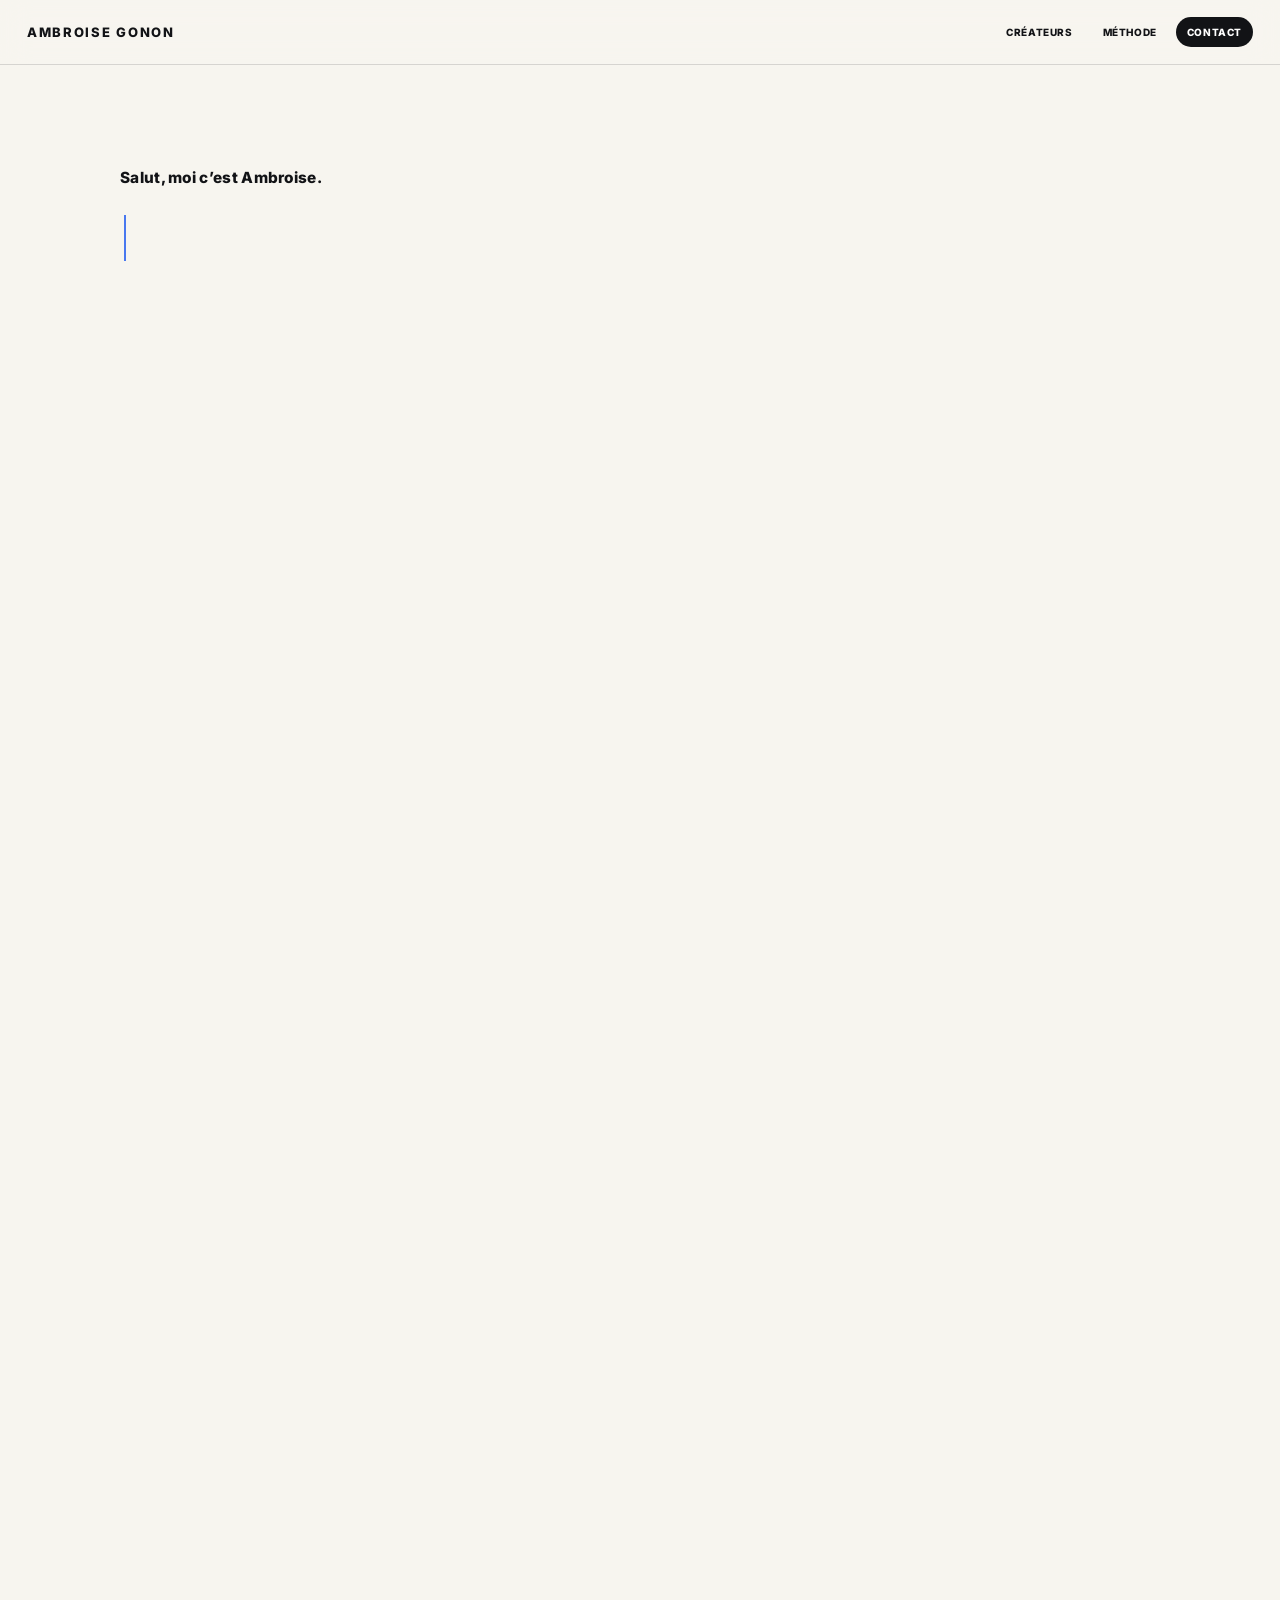
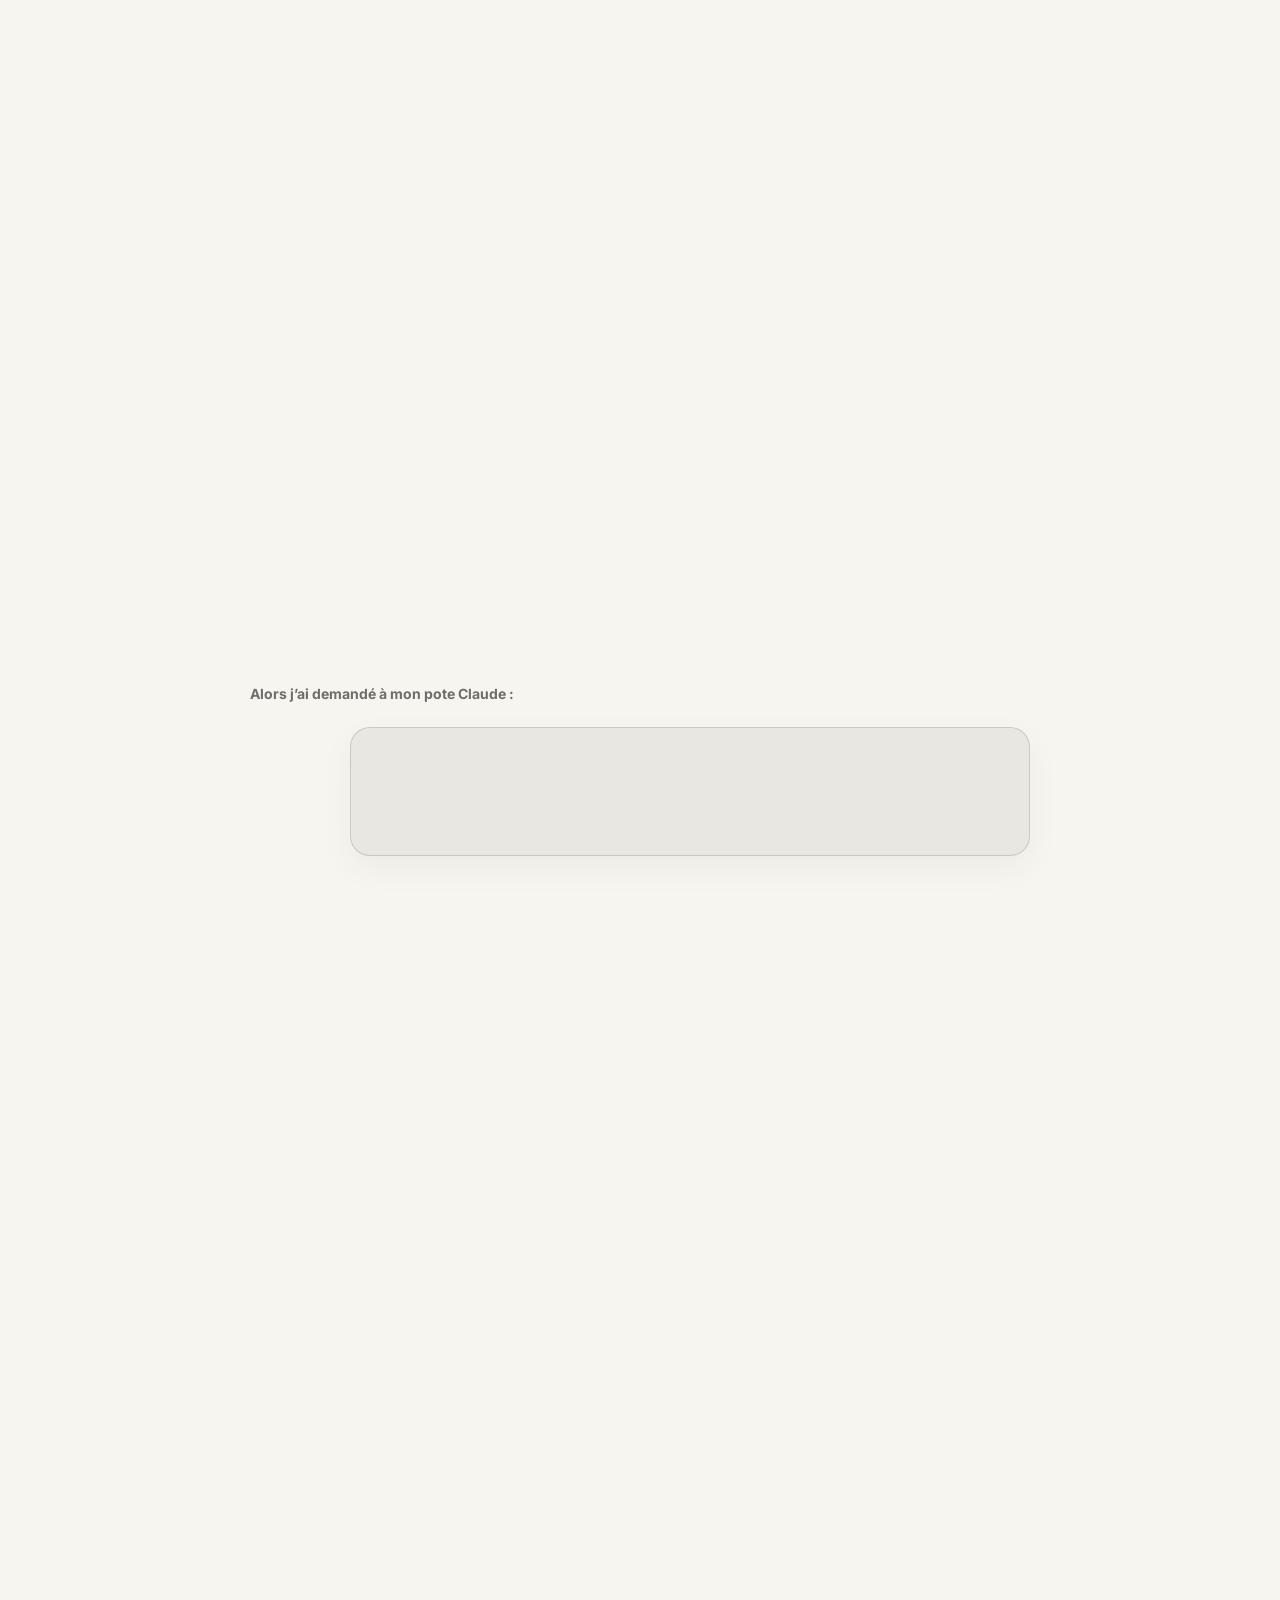
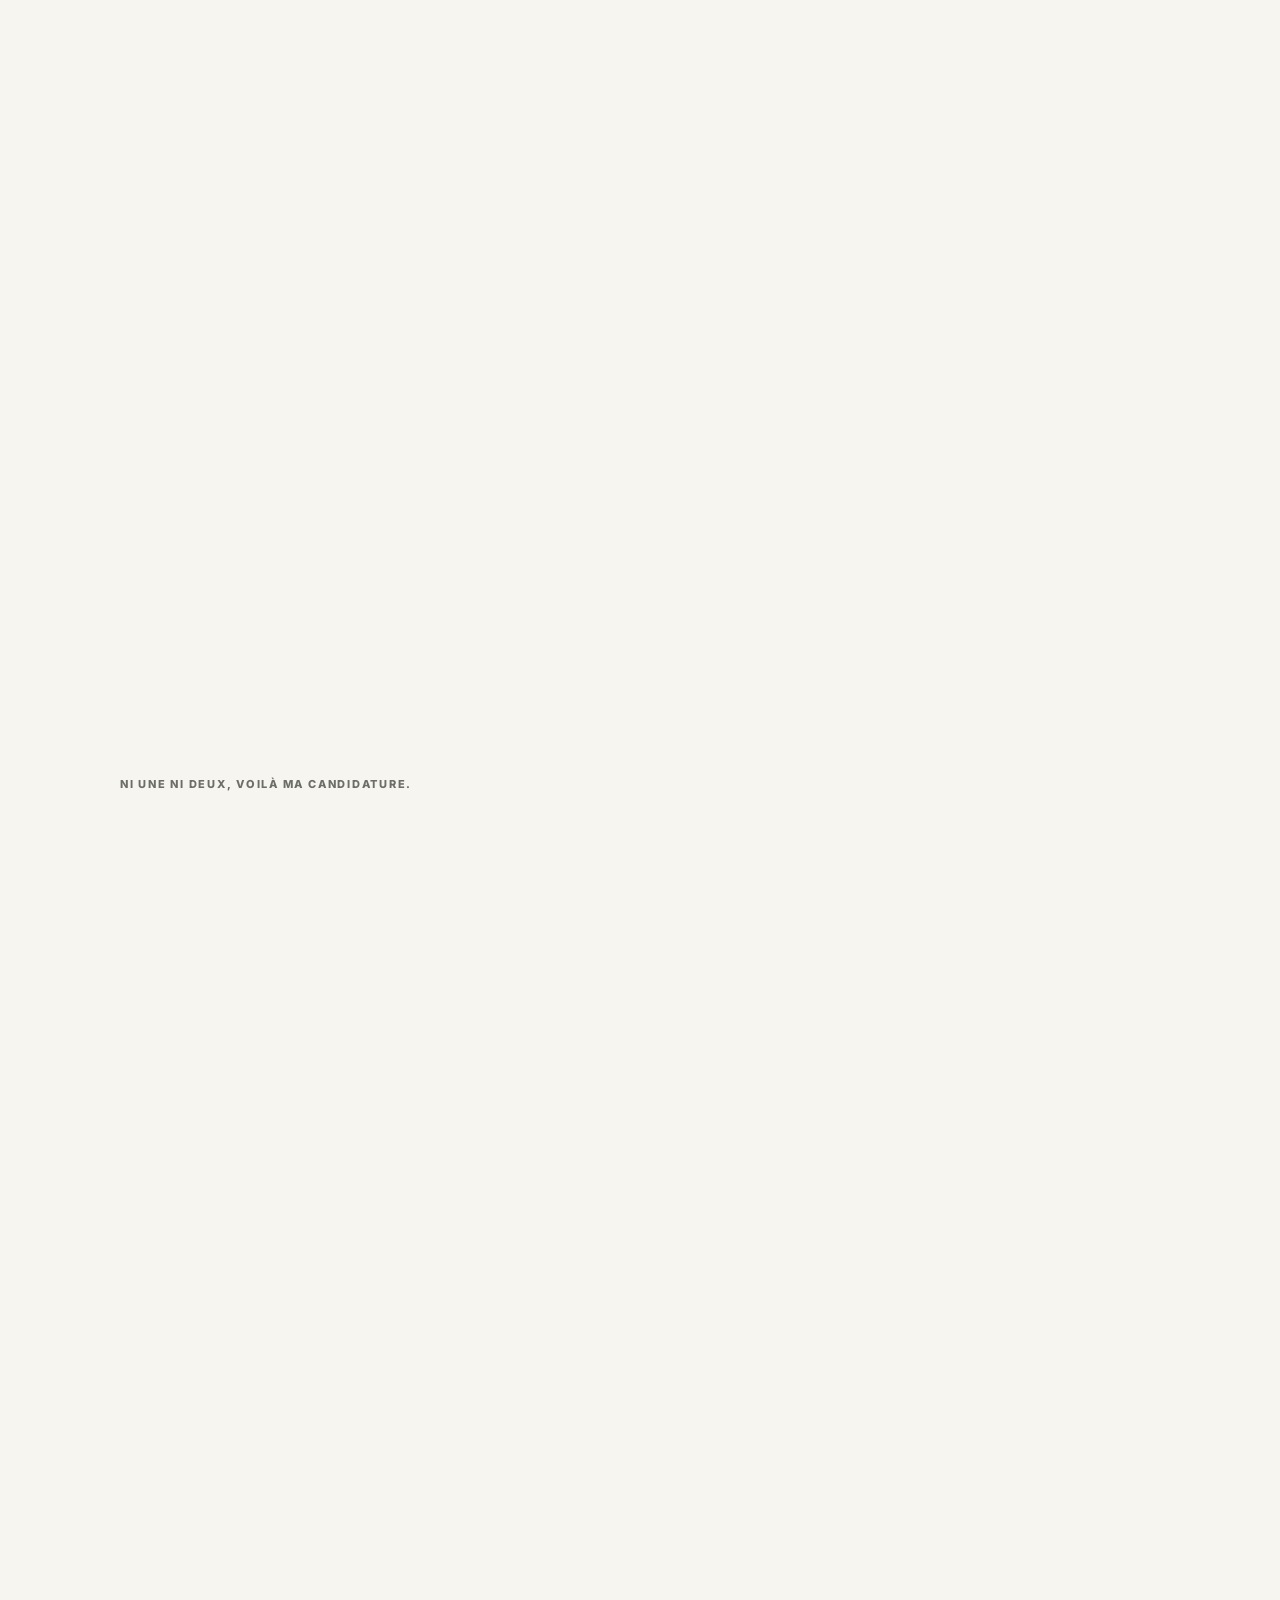
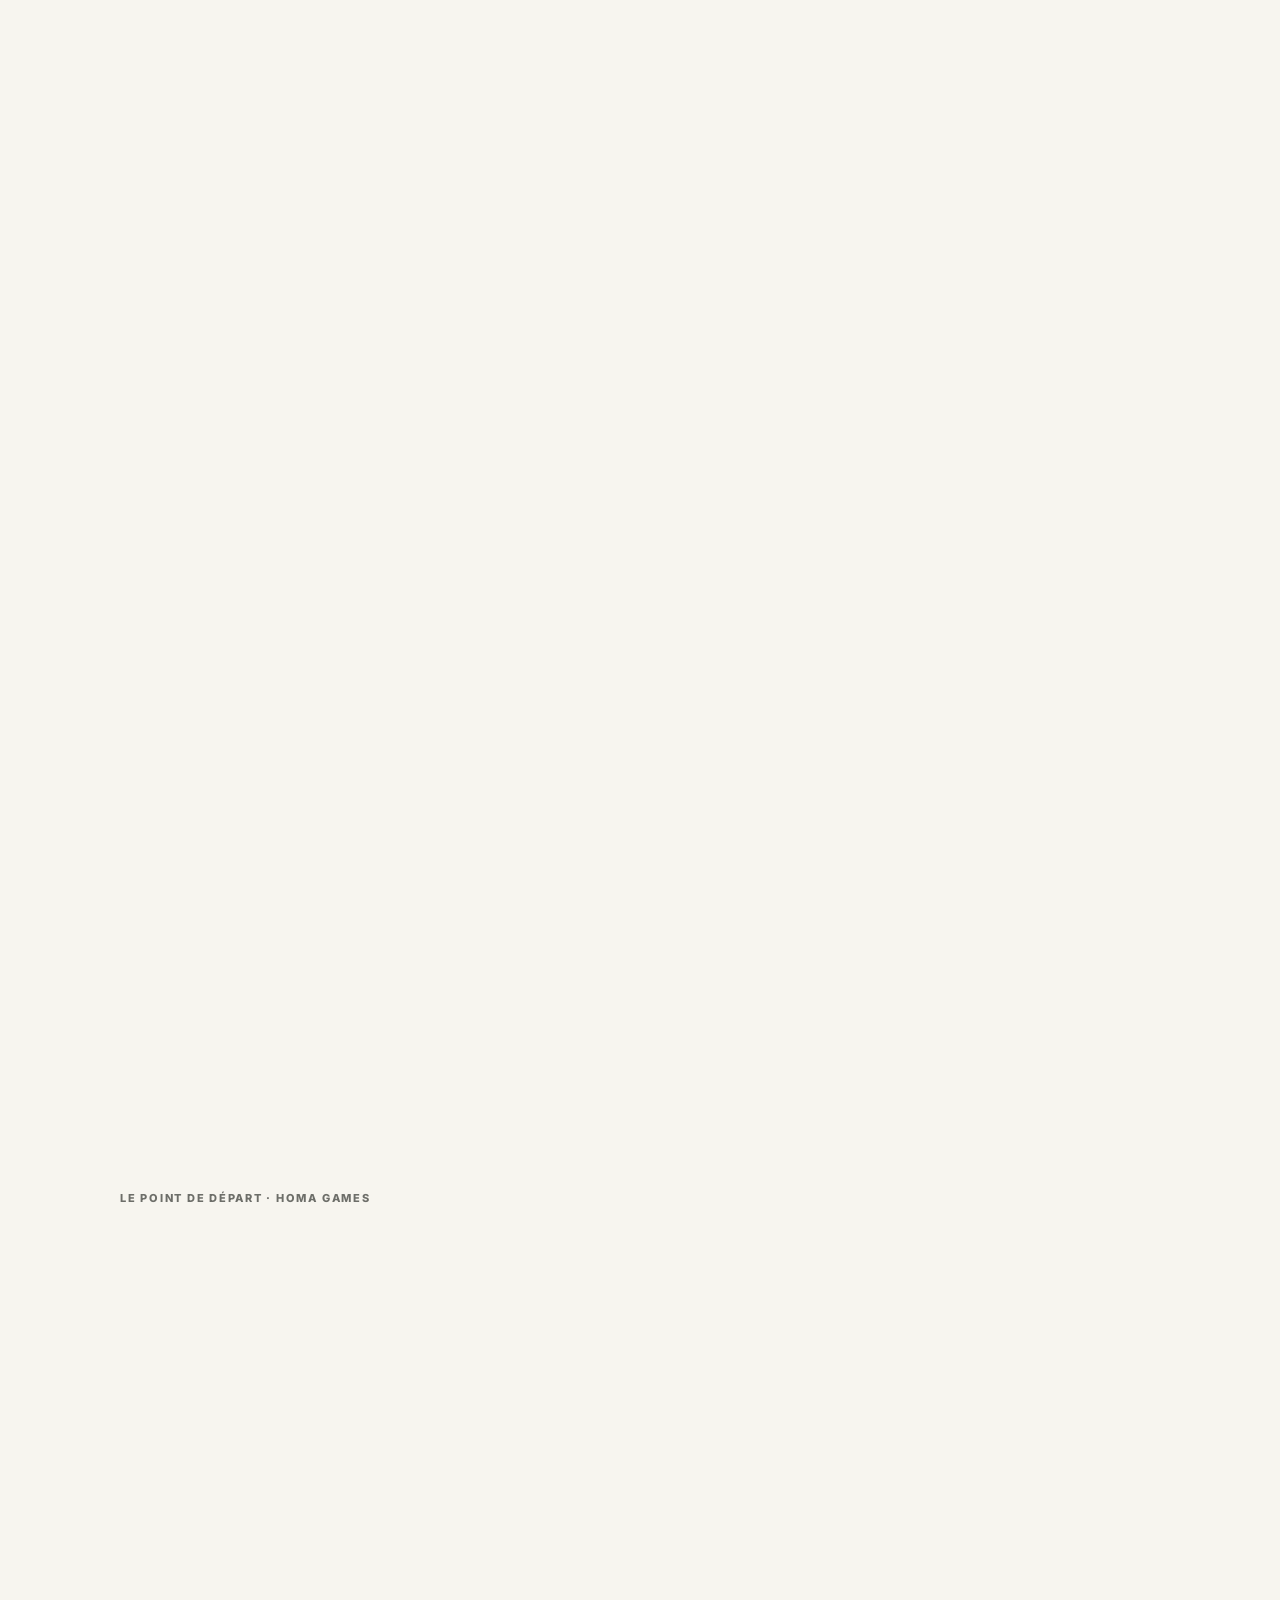
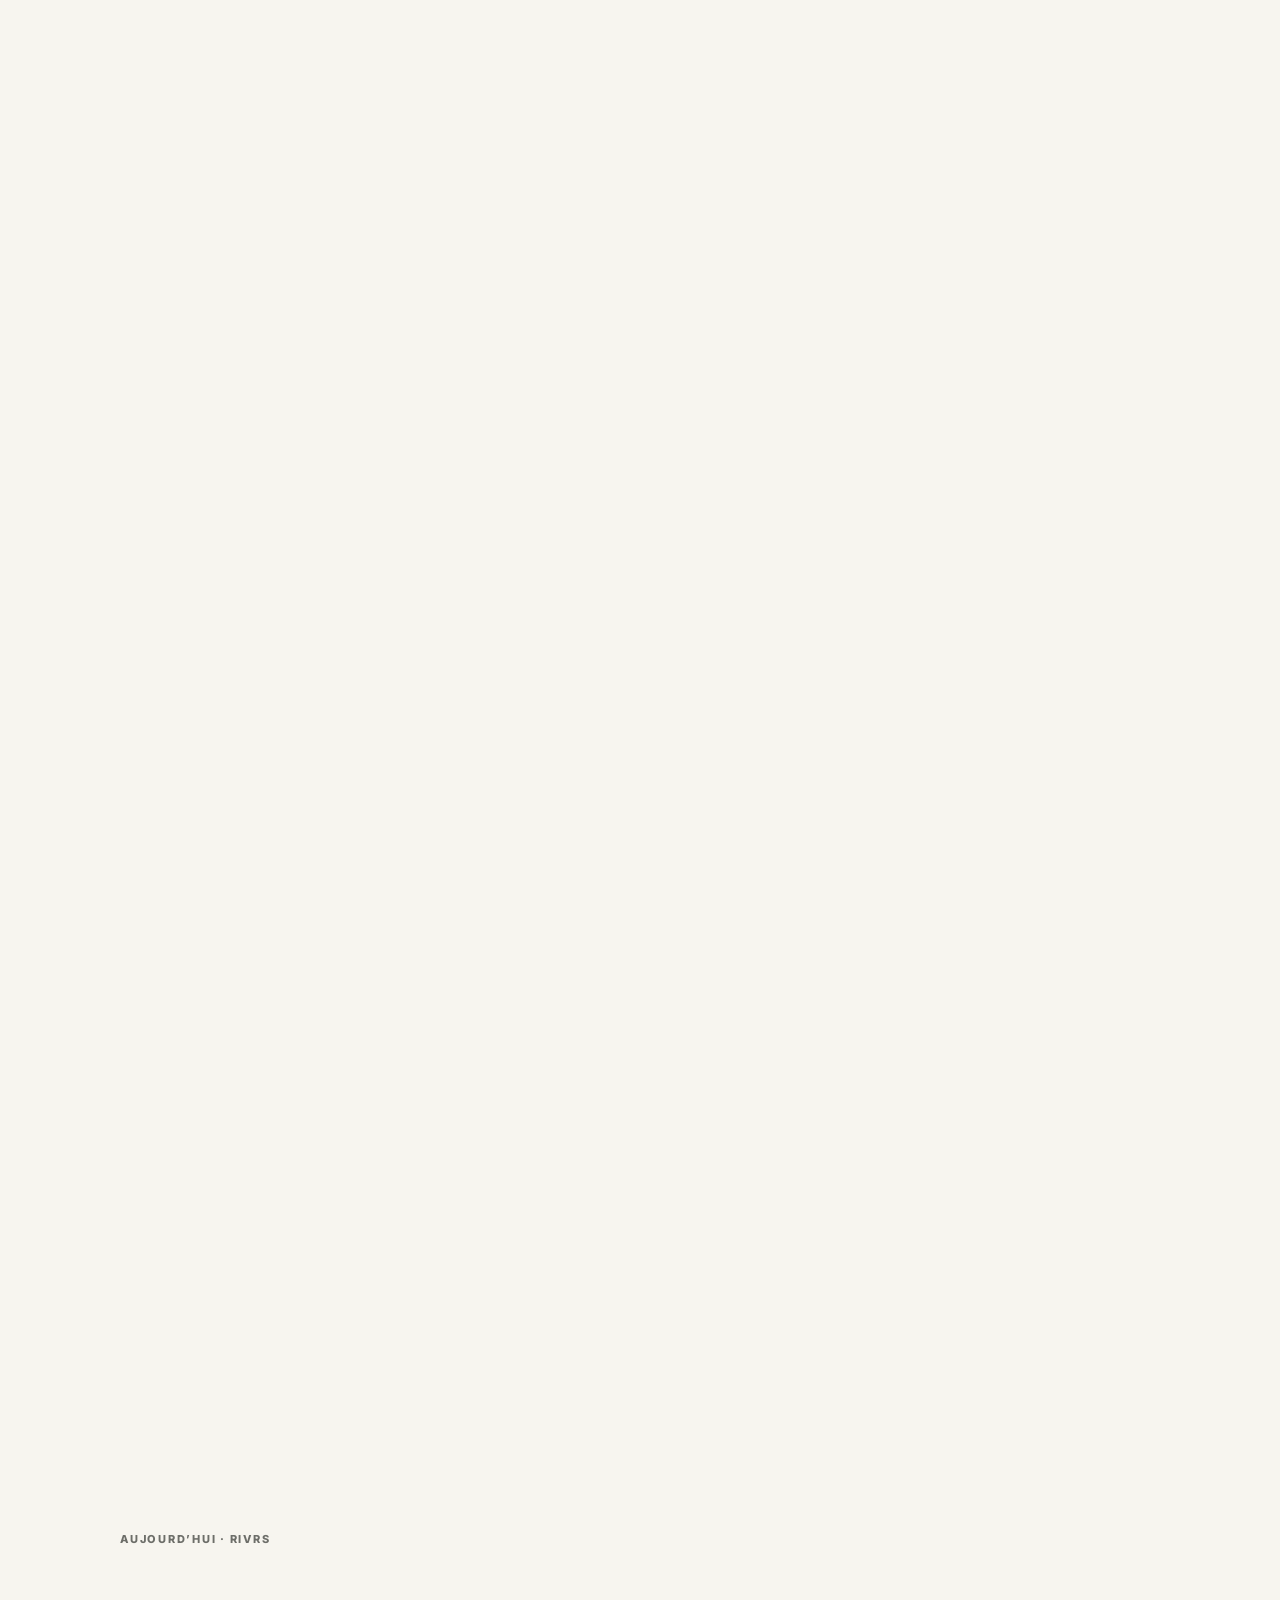
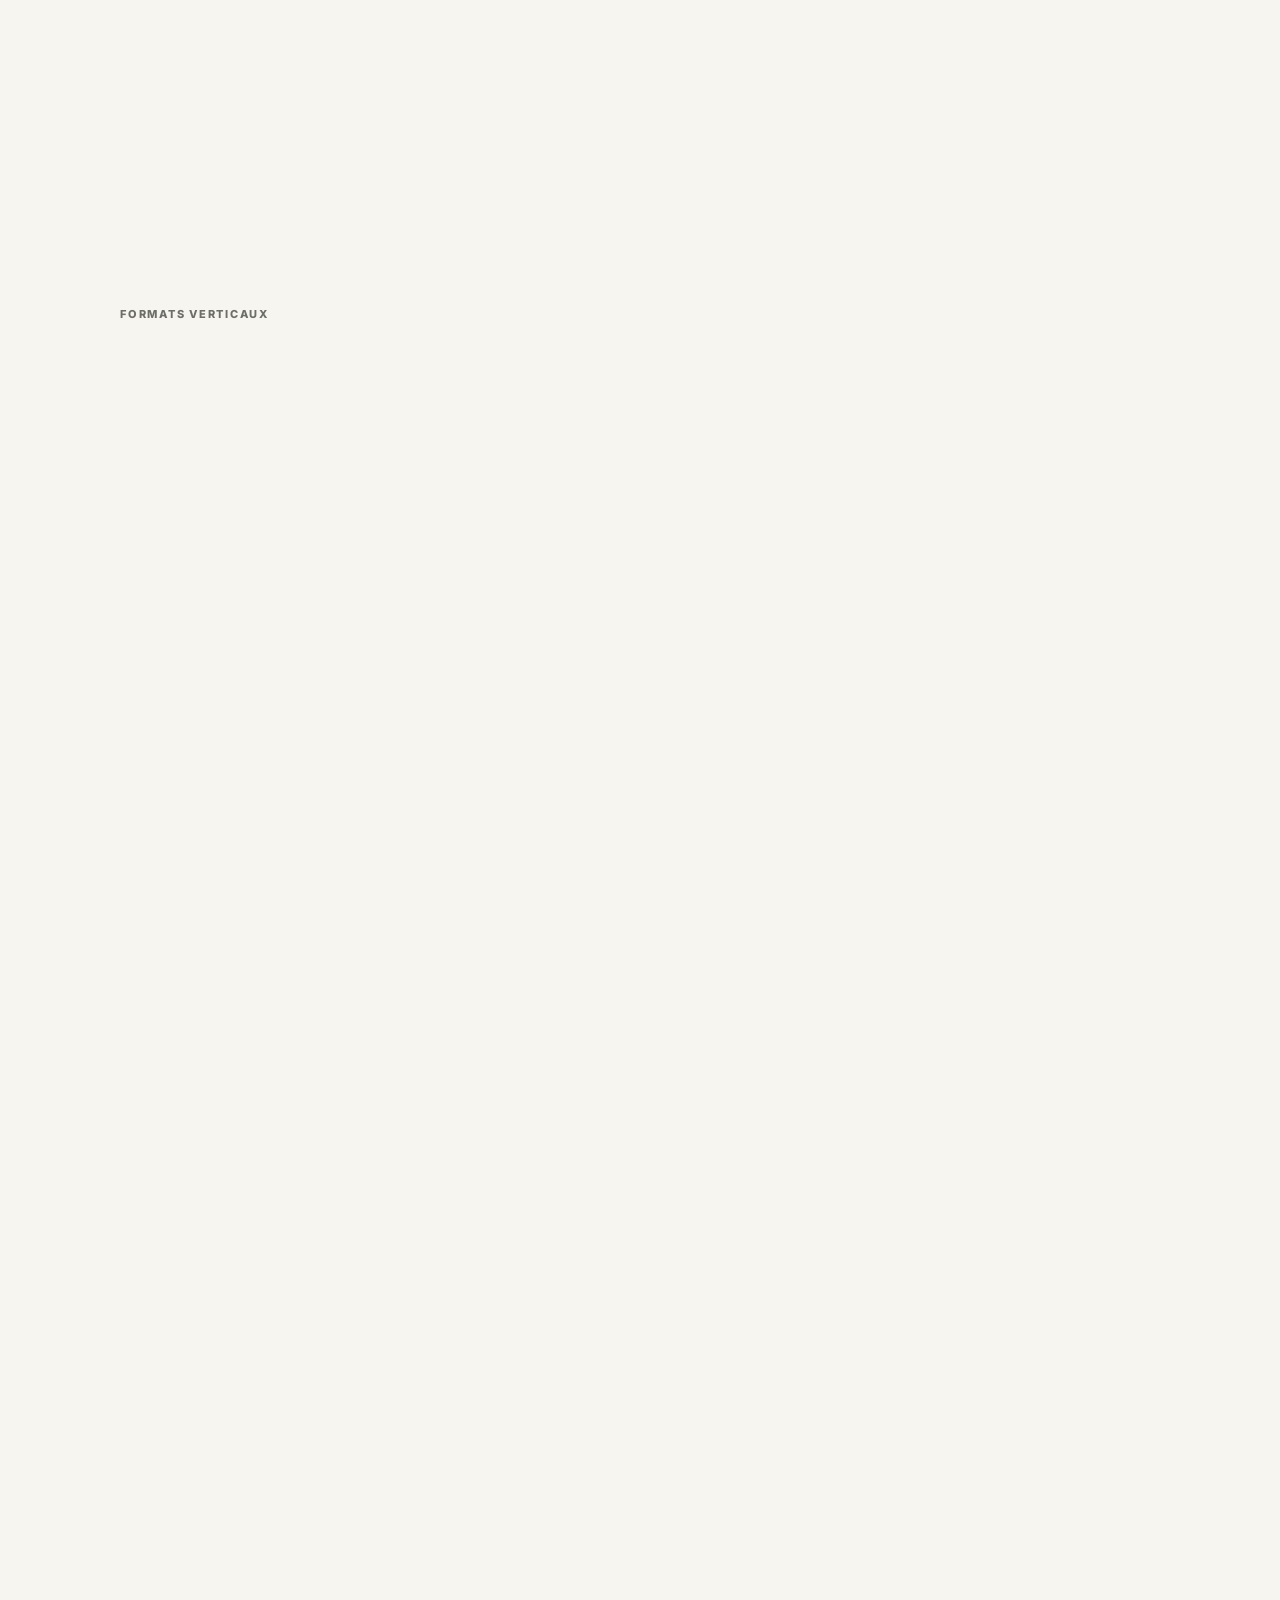
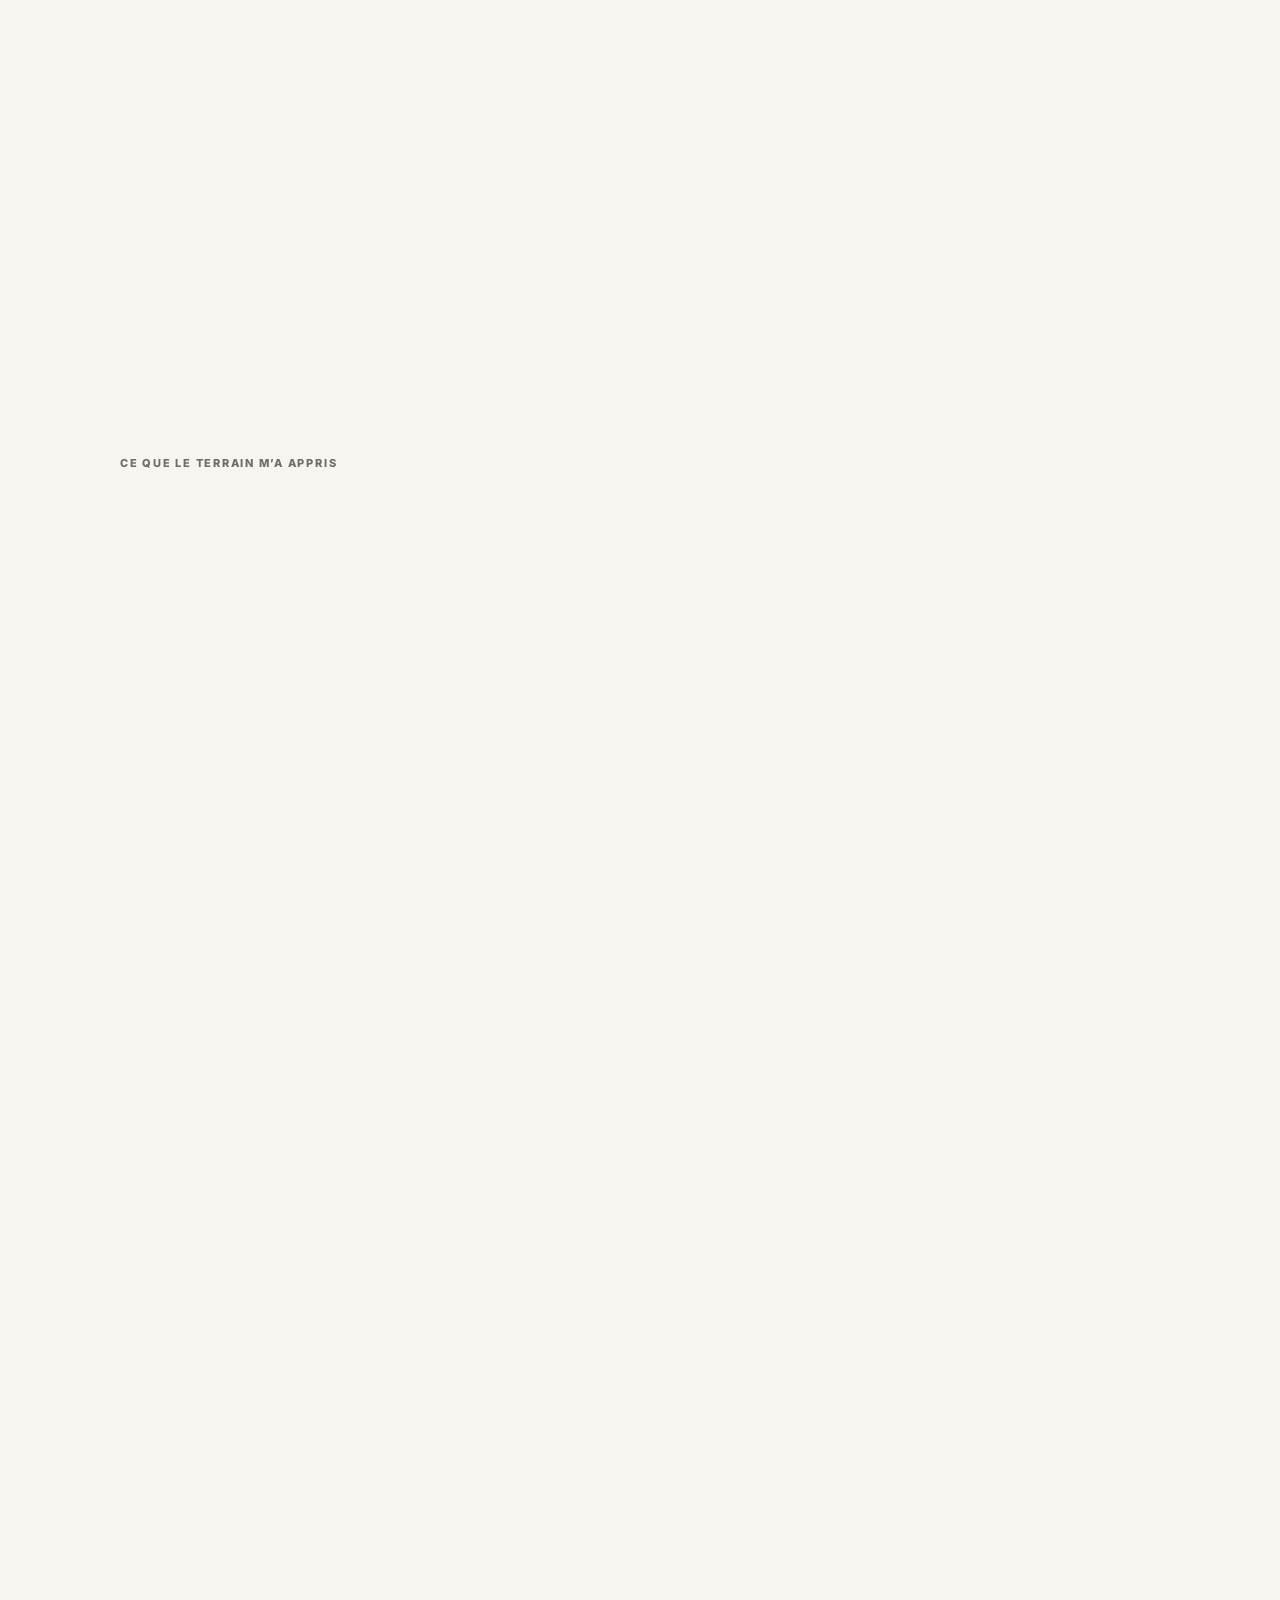
<file: creative-portfolio/index.html>
<!doctype html>
<html lang="fr">
<head>
  <meta charset="utf-8">
  <meta name="viewport" content="width=device-width,initial-scale=1">
  <meta name="description" content="Creative Strategist">
  <meta property="og:title" content="Creative Strategist">
  <meta property="og:description" content="Ambroise Gonon">
  <meta property="og:type" content="website">
  <meta property="og:url" content="https://bisdouille.github.io/portfolio/creative-portfolio/">
  <meta property="og:site_name" content="Ambroise Gonon">
  <meta name="twitter:card" content="summary">
  <meta name="twitter:title" content="Creative Strategist">
  <meta name="twitter:description" content="Ambroise Gonon">
  <title>Ambroise Gonon | Creative Strategist</title>
  <link rel="preconnect" href="https://fonts.googleapis.com">
  <link rel="preconnect" href="https://fonts.gstatic.com" crossorigin>
  <link href="https://fonts.googleapis.com/css2?family=Archivo+Black&family=Caveat:wght@600;700&family=Inter:ital,wght@0,500;0,600;0,700;0,800;1,700;1,800&display=swap" rel="stylesheet">
  <style>
    :root{--ink:#121316;--paper:#f7f5ef;--muted:#6d6e69;--blue:#4978ef;--coral:#f06e55;--matcha:#a9c88d;--line:rgba(18,19,22,.14);--yellow:#eedc8a;--radius:22px}
    *{box-sizing:border-box}
    html{overflow-x:clip;scroll-behavior:smooth;background:var(--paper)}
    body{margin:0;overflow-x:clip;color:var(--ink);background:var(--paper);font-family:Inter,Arial,sans-serif;line-height:1.4}
    a{color:inherit}.shell{width:min(1040px,calc(100% - 56px));margin-inline:auto}
    ::selection{background:var(--yellow)}
    :focus-visible{outline:3px solid var(--blue);outline-offset:4px}
    .topbar{position:fixed;z-index:100;inset:0 0 auto;display:flex;align-items:center;justify-content:space-between;padding:17px 27px;background:rgba(247,245,239,.88);border-bottom:1px solid var(--line);backdrop-filter:blur(14px)}
    .brand{font-size:13px;font-weight:800;letter-spacing:.13em;text-decoration:none}.nav{display:flex;gap:8px}.nav a{padding:8px 11px;border-radius:999px;font-size:10px;font-weight:800;letter-spacing:.06em;text-decoration:none;text-transform:uppercase}.nav a:last-child{color:#fff;background:var(--ink)}
    .progress{position:fixed;z-index:110;top:0;left:0;width:100%;height:3px;transform:scaleX(0);transform-origin:left;background:var(--coral)}
    .chapter{position:relative;min-height:220vh}.chapter-stage{position:sticky;top:0;display:grid;align-items:center;min-height:100svh;padding:96px 0 54px;overflow:hidden}
    .script{display:flex;flex-direction:column;align-items:flex-start;gap:.08em;max-width:900px;font-family:"Archivo Black",Impact,sans-serif;font-size:clamp(29px,3.3vw,46px);letter-spacing:-.047em;line-height:1}
    .beat{--r:0;--m:0;display:block;opacity:var(--r);transform:translate3d(0,calc((1 - var(--m))*9px),0)}
    .beat.soft{color:var(--muted)}.beat.blue{color:var(--blue)}.beat.coral{color:var(--coral)}.beat.matcha{color:#83a668}
    .eyebrow{margin:0 0 22px;color:var(--muted);font-size:11px;font-weight:800;letter-spacing:.16em;text-transform:uppercase}
    .note{--r:0;max-width:690px;margin:29px 0 0;opacity:var(--r);color:var(--muted);font-size:15px;font-weight:600;line-height:1.55}
    .intro{min-height:225vh}.intro .script{font-size:clamp(28px,3vw,42px)}.intro .beat:first-child{margin-bottom:18px;font-family:Inter,Arial,sans-serif;font-size:.4em;font-weight:800;letter-spacing:.02em}.visual.post-shot{width:min(684px,90%);margin:30px auto 0}.post-shot img{display:block;width:100%;height:auto;border:1px solid rgba(18,19,22,.12);border-radius:18px;box-shadow:0 24px 60px rgba(18,19,22,.12);animation:float-post 4.8s ease-in-out infinite}@keyframes float-post{0%,100%{transform:translateY(0) rotate(-.25deg)}50%{transform:translateY(-6px) rotate(.15deg)}}
    .intro-start-cue{--start-cue:1;display:block;width:2px;height:46px;margin:18px 0 24px 4px;opacity:var(--start-cue);transition:opacity .16s ease;pointer-events:none}.intro-start-cue::after{content:"";display:block;width:100%;height:100%;background:var(--blue);transform-origin:top;animation:pulse 1.15s ease-in-out infinite}
    .chapter-cue{--cue:0;position:absolute;bottom:24px;left:50%;width:2px;height:38px;opacity:var(--cue);transform:translateX(-50%);transition:opacity .14s ease;pointer-events:none}.chapter-cue::after{content:"";display:block;width:100%;height:100%;background:var(--blue);transform-origin:top;animation:pulse 1.15s ease-in-out infinite}@keyframes pulse{50%{transform:scaleY(.35);opacity:.4}}
    .llm-scene{min-height:370vh}.llm-stage{align-items:center}.llm-wrap{width:min(780px,100%);margin-inline:auto}.llm-kicker{margin:0 0 24px;color:var(--muted);font-size:14px;font-weight:700}.llm-chat{display:grid;gap:14px}.llm-bubble{border:1px solid var(--line);border-radius:20px;padding:19px 21px;box-shadow:0 12px 35px rgba(18,19,22,.045)}.llm-user{justify-self:end;width:min(680px,92%);background:#e8e7e2}.llm-answer{width:min(720px,96%);min-height:190px;background:#fff}.llm-question{display:block;min-height:1.45em;font-weight:800}.llm-question.typing::after,.llm-response-lead.typing::after,.llm-response.typing::after{content:"";display:inline-block;width:2px;height:1em;margin-left:3px;vertical-align:-.12em;background:var(--ink);animation:caret .65s steps(1) infinite}@keyframes caret{50%{opacity:0}}.llm-paste{--paste:0;display:block;margin-top:13px;padding-top:13px;border-top:1px solid rgba(18,19,22,.1);opacity:var(--paste);transform:translateY(calc((1 - var(--paste))*5px));color:#4f504d;font-size:13px;font-weight:600;line-height:1.5}.llm-dots{--dots:0;display:flex;align-items:center;gap:5px;width:max-content;padding:14px 16px;opacity:var(--dots);background:#e8e7e2;border-radius:18px}.llm-dots i{width:6px;height:6px;background:#8b8c87;border-radius:50%;animation:thinking 1s ease-in-out infinite}.llm-dots i:nth-child(2){animation-delay:.14s}.llm-dots i:nth-child(3){animation-delay:.28s}@keyframes thinking{0%,70%,100%{transform:translateY(0);opacity:.45}35%{transform:translateY(-4px);opacity:1}}.llm-answer{--answer:0;opacity:var(--answer);transform:translateY(calc((1 - var(--answer))*7px));color:#41423f;font-size:15px;font-weight:600;line-height:1.55}.llm-answer strong{display:block;margin-bottom:10px;color:var(--ink);font-weight:800}.llm-response{white-space:pre-wrap}.application .script{font-size:clamp(26px,2.8vw,40px)}
    .split{display:grid;grid-template-columns:minmax(0,.9fr) minmax(360px,1.1fr);gap:54px;align-items:center}.split .script{font-size:clamp(25px,2.35vw,34px)}
    .visual{--v:0;opacity:var(--v);transform:translateY(calc((1 - var(--v))*15px)) scale(calc(.985 + var(--v)*.015))}
    .creator-wall{height:min(70vh,650px);overflow:hidden;transform:perspective(1000px) rotateY(-7deg) rotateX(1deg);filter:drop-shadow(-15px 22px 28px rgba(20,20,20,.2));-webkit-mask-image:linear-gradient(to bottom,transparent,#000 9%,#000 91%,transparent);mask-image:linear-gradient(to bottom,transparent,#000 9%,#000 91%,transparent)}
    .creator-grid{display:grid;grid-template-columns:repeat(3,1fr);gap:7px;width:114%;margin:-155px 0 0 -7%;transform:rotate(-1deg)}.creator-column{display:flex;flex-direction:column;gap:7px;will-change:transform}.creator-column:nth-child(2){margin-top:-105px}.creator-card{position:relative;margin:0;overflow:hidden;aspect-ratio:9/16;background:#ddd;border-radius:9px}.creator-card video{display:block;width:100%;height:100%;object-fit:cover}.creator-card figcaption{position:absolute;left:7px;bottom:7px;padding:5px 7px;color:#fff;background:rgba(0,0,0,.66);border-radius:5px;font-size:7px;font-weight:800;letter-spacing:.04em}
    .stats{--r:0;display:flex;flex-wrap:wrap;gap:8px;margin-top:28px;opacity:var(--r);transform:translateY(calc((1 - var(--r))*8px))}.stats span{padding:8px 11px;background:#e5e4df;border:1px solid rgba(18,19,22,.08);border-radius:999px;font-size:10px;font-weight:800}
    .proof-links{--r:0;display:flex;flex-wrap:wrap;gap:9px;margin-top:28px;opacity:var(--r);transform:translateY(calc((1 - var(--r))*8px))}.proof-links a{display:inline-flex;align-items:center;gap:8px;padding:10px 13px;color:var(--ink);background:#e8e7e2;border:1px solid var(--line);border-radius:999px;font-size:11px;font-weight:800;text-decoration:none}.proof-links a::after{content:"↗";color:var(--blue)}.proof-links a:hover{background:#deddd7}
    .tiktok-warning{position:fixed;z-index:220;left:0;top:0;width:min(290px,calc(100vw - 28px));padding:12px 14px;opacity:0;transform:translate(-50%,calc(-100% - 16px)) scale(.9) rotate(-2deg);pointer-events:none;color:#fff;background:var(--ink);border-radius:12px;box-shadow:0 14px 36px rgba(18,19,22,.25);font-size:12px;font-weight:800;line-height:1.35}.tiktok-warning.visible{opacity:1;animation:warning-shake .38s cubic-bezier(.36,.07,.19,.97) both}@keyframes warning-shake{0%{transform:translate(-50%,calc(-100% - 16px)) scale(.82) rotate(-6deg)}30%{transform:translate(calc(-50% - 5px),calc(-100% - 16px)) scale(1.03) rotate(3deg)}55%{transform:translate(calc(-50% + 4px),calc(-100% - 16px)) scale(.98) rotate(-2deg)}75%{transform:translate(calc(-50% - 2px),calc(-100% - 16px)) scale(1) rotate(1deg)}100%{transform:translate(-50%,calc(-100% - 16px)) scale(1) rotate(-1deg)}}
    .quote{min-height:165vh}.quote blockquote{max-width:820px;margin:0;font-size:clamp(26px,3vw,42px);font-style:italic;font-weight:800;letter-spacing:-.04em;line-height:1.06;transform:rotate(-1.3deg);transform-origin:left}.quote cite{display:block;margin-top:18px;color:var(--muted);font-size:12px;font-style:normal;font-weight:700;letter-spacing:0}
    .method{min-height:220vh}.method-grid{--r:0;display:grid;grid-template-columns:repeat(4,1fr);gap:10px;margin-top:52px;opacity:var(--r);transform:translateY(calc((1 - var(--r))*12px))}.method-card{min-height:185px;padding:22px;background:#ecebe6;border:1px solid var(--line);border-radius:16px}.method-card b{display:block;margin-bottom:18px;font-family:"Archivo Black",Impact,sans-serif;font-size:25px;letter-spacing:-.04em}.method-card p{margin:0;color:var(--muted);font-size:13px;font-weight:600}
    .noka-deck{position:relative;width:min(100%,500px);height:min(67svh,600px);margin-inline:auto}.noka-card{position:absolute;top:50%;left:50%;width:62%;overflow:hidden;aspect-ratio:9/16;border-radius:20px;box-shadow:0 24px 54px rgba(18,19,22,.18);transition:transform .4s,opacity .3s,filter .3s}.noka-card video{display:block;width:100%;height:100%;object-fit:cover}.noka-card.active{z-index:3;transform:translate(-50%,-50%)}.noka-card.left{z-index:1;opacity:.64;filter:saturate(.72);transform:translate(-82%,-46%) rotate(-7deg) scale(.8)}.noka-card.right{z-index:2;opacity:.82;transform:translate(-18%,-45%) rotate(7deg) scale(.84)}
    .why-layout{display:grid;grid-template-columns:minmax(0,1fr) minmax(250px,.72fr);gap:64px;align-items:center}.why-banger .script{font-size:clamp(24px,2.6vw,36px)}.risk-note{justify-self:end;max-width:340px}.risk-note p{margin:0;color:var(--coral);font-family:Caveat,cursive;font-size:clamp(31px,3.5vw,48px);font-weight:700;letter-spacing:-.02em;line-height:.96;transform:rotate(-4deg)}
    .deliverables{min-height:230vh}.deliverables .script{font-size:clamp(28px,2.9vw,41px)}.fit-list{--r:0;display:grid;grid-template-columns:repeat(2,1fr);gap:9px;margin-top:36px;opacity:var(--r)}.fit-item{padding:20px 22px;background:#e8e7e2;border:1px solid var(--line);border-radius:15px}.fit-item b{display:block;margin-bottom:6px;font-size:12px;letter-spacing:.08em;text-transform:uppercase}.fit-item span{color:var(--muted);font-size:13px;font-weight:600}
    .finale{min-height:240vh}.finale .script{font-size:clamp(29px,3vw,43px)}.contact{--r:0;display:flex;align-items:center;justify-content:space-between;gap:28px;margin-top:48px;padding-top:25px;border-top:1px solid var(--line);opacity:var(--r)}.contact p{margin:0;color:var(--muted);font-size:13px;font-weight:600}.contact button{padding:0 0 5px;background:none;border:0;border-bottom:2px solid var(--coral);font-size:18px;font-weight:800;cursor:pointer}.copy-note{min-height:17px;margin-top:7px!important;color:var(--blue)!important;font-size:10px!important}
    @media(max-width:900px){.shell{width:min(720px,calc(100% - 38px))}.chapter{min-height:240vh}.intro{min-height:205vh}.llm-scene{min-height:340vh}.split{grid-template-columns:1fr;gap:24px}.why-layout{gap:38px}.visual{width:min(100%,560px);margin-inline:auto}.visual.post-shot{width:min(90%,504px)}.creator-wall{height:450px;transform:none}.noka-deck{height:430px}.method-grid{grid-template-columns:repeat(2,1fr)}}
    @media(max-width:580px){.shell{width:calc(100% - 30px)}.topbar{padding:14px}.brand{font-size:12px}.nav a:not(:last-child){display:none}.chapter{min-height:270vh}.intro{min-height:220vh}.llm-scene{min-height:360vh}.chapter-stage{padding:78px 0 30px}.script,.intro .script{font-size:clamp(25px,7vw,33px)}.intro .beat:first-child{font-size:.48em}.post-shot{margin-top:22px}.post-shot img{border-radius:12px}.split .script,.deliverables .script,.finale .script{font-size:clamp(22px,6vw,29px)}.application .script,.why-banger .script{font-size:clamp(21px,5.7vw,27px)}.why-layout{grid-template-columns:1fr;gap:24px}.risk-note{justify-self:start;max-width:270px;margin:0 0 0 auto}.risk-note p{font-size:34px}.note{font-size:13px}.llm-kicker{font-size:13px}.llm-bubble{padding:16px 17px;border-radius:17px}.llm-user,.llm-answer{width:100%}.llm-answer{min-height:310px;font-size:13px}.creator-wall{height:360px}.method-grid{grid-template-columns:1fr 1fr;gap:7px;margin-top:28px}.method-card{min-height:150px;padding:16px}.method-card b{font-size:20px}.fit-list{grid-template-columns:1fr}.noka-deck{height:330px}.contact{display:block}.contact button{margin-top:24px;font-size:15px}}
    @media(prefers-reduced-motion:reduce){html{scroll-behavior:auto}.beat,.note,.visual,.stats,.proof-links,.method-grid,.fit-list,.contact,.llm-paste,.llm-dots,.llm-answer{opacity:1!important;transform:none!important}.chapter-cue::after,.intro-start-cue::after,.llm-dots i,.post-shot img,.tiktok-warning{animation:none}.creator-column{transform:none!important}}
  </style>
</head>
<body id="top">
  <div class="progress" id="progress"></div>
  <header class="topbar"><a class="brand" href="#top">AMBROISE GONON</a><nav class="nav" aria-label="Navigation"><a href="#creators">Créateurs</a><a href="#method">Méthode</a><a href="#contact">Contact</a></nav></header>
  <main>
    <section class="chapter intro" data-visual-at=".3"><div class="chapter-stage"><div class="shell"><div class="script"><span class="beat">Salut, moi c’est Ambroise.</span><span class="intro-start-cue" aria-hidden="true"></span><span class="beat">Ce matin, j’ai vu ça.</span></div><figure class="visual post-shot"><img src="assets/banger-post.png" alt="Extrait de l’annonce de recrutement d’un creative strategist freelance par Banger"></figure></div></div></section>

    <section class="chapter llm-scene" id="claude"><div class="chapter-stage llm-stage"><div class="shell"><div class="llm-wrap"><p class="llm-kicker">Alors j’ai demandé à mon pote Claude&nbsp;:</p><div class="llm-chat"><div class="llm-bubble llm-user"><span class="llm-question" id="llmQuestion" aria-label="Bien pour moi, ça ?"></span><span class="llm-paste">« Banger recrute un creative strategist en freelance&nbsp;!<br>Et voilà en quoi le poste consiste vraiment... »</span></div><div class="llm-dots" aria-label="Claude réfléchit"><i></i><i></i><i></i></div><div class="llm-bubble llm-answer" aria-live="polite" aria-label="Réponse de Claude"><strong class="llm-response-lead"></strong><span class="llm-response"></span></div></div></div></div></div></section>

    <section class="chapter application"><div class="chapter-stage"><div class="shell"><p class="eyebrow">Ni une ni deux, voilà ma candidature.</p><div class="script"><span class="beat">Je travaille en growth</span><span class="beat">depuis plus de cinq ans,</span><span class="beat soft">entre stratégie d’acquisition,</span><span class="beat soft">production vidéo</span><span class="beat soft">et analyse des performances.</span><span class="beat">Concrètement, mon boulot,</span><span class="beat blue">c’est de chercher les idées</span><span class="beat blue">qui méritent qu’on s’arrête</span><span class="beat blue">de scroller,</span><span class="beat">puis de trouver</span><span class="beat">la meilleure façon</span><span class="beat">de les exécuter.</span></div></div></div></section>

    <section class="chapter"><div class="chapter-stage"><div class="shell"><p class="eyebrow">Le point de départ · Homa Games</p><div class="script"><span class="beat">J’ai d’abord appris</span><span class="beat">à interpréter la donnée.</span><span class="beat soft">Rétention. Clics. Conversion.</span><span class="beat">Indispensable.</span><span class="beat coral">Mais la data</span><span class="beat coral">n’écrit pas une bonne vidéo.</span></div><p class="note">Chez Homa Games, je pilotais l’acquisition et la monétisation d’un portefeuille de six jeux mobiles, avec jusqu’à 100&nbsp;k$ investis chaque semaine. J’analysais les cohortes, la LTV, le ROAS et les performances créatives pour décider quoi tester, arrêter ou déployer à plus grande échelle.</p></div></div></section>

    <section class="chapter" id="creators" data-visual-at=".24"><div class="chapter-stage"><div class="shell split"><div><p class="eyebrow">Aujourd’hui · Rivrs</p><div class="script"><span class="beat">Aujourd’hui, je travaille</span><span class="beat blue">au quotidien</span><span class="beat blue">avec des influenceurs</span><span class="beat blue">et des créateurs de contenu.</span><span class="beat">Nous cherchons l’angle,</span><span class="beat">coécrivons le script</span><span class="beat">et affinons le message.</span></div><p class="note">Cette collaboration permanente m’a appris à écrire pour être compris et regardé, mais aussi à tenir compte de la personnalité, du rythme et de la manière de parler de chaque créateur. Je pilote aujourd’hui ce travail pour dix jeux, avec une équipe de sept personnes.</p><div class="stats"><span>50+ CRÉATEURS</span><span>50+ VIDÉOS / SEMAINE</span><span>20+ COMPTES</span><span>5 LANGUES</span></div></div><div class="visual creator-wall"><div class="creator-grid"><div class="creator-column" data-direction="-1"><figure class="creator-card"><video muted loop playsinline preload="none" poster="../selected-work/media/posters/rivrs-question.webp" data-src="../selected-work/media/web/rivrs-question.mp4" data-start="2"></video><figcaption>QUESTION</figcaption></figure><figure class="creator-card"><video muted loop playsinline preload="none" poster="../selected-work/media/posters/rivrs-progression.webp" data-src="../selected-work/media/web/rivrs-progression.mp4" data-start="11"></video><figcaption>PROGRESSION</figcaption></figure><figure class="creator-card"><video muted loop playsinline preload="none" poster="../selected-work/media/posters/rivrs-rule.webp" data-src="../selected-work/media/web/rivrs-rule.mp4" data-start="5"></video><figcaption>RÈGLE</figcaption></figure></div><div class="creator-column" data-direction="1"><figure class="creator-card"><video muted loop playsinline preload="none" poster="../selected-work/media/posters/rivrs-contrarian.webp" data-src="../selected-work/media/web/rivrs-contrarian.mp4" data-start="13"></video><figcaption>ANGLE</figcaption></figure><figure class="creator-card"><video muted loop playsinline preload="none" poster="../selected-work/media/posters/rivrs-unique.webp" data-src="../selected-work/media/web/rivrs-unique.mp4" data-start="12"></video><figcaption>CRÉATEUR</figcaption></figure><figure class="creator-card"><video muted loop playsinline preload="none" poster="../selected-work/media/posters/rivrs-question.webp" data-src="../selected-work/media/web/rivrs-question.mp4" data-start="18"></video><figcaption>VARIANTE</figcaption></figure></div><div class="creator-column" data-direction="-1"><figure class="creator-card"><video muted loop playsinline preload="none" poster="../selected-work/media/posters/rivrs-rule.webp" data-src="../selected-work/media/web/rivrs-rule.mp4" data-start="15"></video><figcaption>OUVERTURE</figcaption></figure><figure class="creator-card"><video muted loop playsinline preload="none" poster="../selected-work/media/posters/rivrs-progression.webp" data-src="../selected-work/media/web/rivrs-progression.mp4" data-start="20"></video><figcaption>RYTHME</figcaption></figure><figure class="creator-card"><video muted loop playsinline preload="none" poster="../selected-work/media/posters/rivrs-contrarian.webp" data-src="../selected-work/media/web/rivrs-contrarian.mp4" data-start="24"></video><figcaption>HOOK</figcaption></figure></div></div></div></div></div></section>

    <section class="chapter"><div class="chapter-stage"><div class="shell"><p class="eyebrow">Formats verticaux</p><div class="script"><span class="beat">Reels. TikTok. Shorts.</span><span class="beat">C’est la matière</span><span class="beat blue">que je travaille</span><span class="beat blue">tous les jours.</span><span class="beat soft">Au travail.</span><span class="beat soft">Et en dehors.</span></div><p class="note">Je connais leurs codes parce que je produis et analyse quotidiennement des contenus verticaux. Il y a quelques années, j’ai lancé mon propre concept viral sur TikTok (90&nbsp;k commentaires en 10 vidéos autour d’un concept loufoque de bataille de territoires). J’accompagne également mon frère, photographe culinaire chez M57 Studio, dans la diversification de ses contenus courts pour ses clients.</p><div class="proof-links"><a id="tiktokLink" href="https://www.tiktok.com/@bisdouille" target="_blank" rel="noreferrer" aria-describedby="tiktokWarning">Mon projet TikTok</a><a href="https://www.instagram.com/m57.studio/" target="_blank" rel="noreferrer">M57 Studio</a></div></div></div></section>

    <section class="chapter quote" data-visual-at=".34"><div class="chapter-stage"><div class="shell"><div class="visual"><blockquote>« Mais d’où tu sors une idée pareille&nbsp;? »<cite>Édouard, mon collègue qui monte mes scripts</cite></blockquote></div></div></div></section>

    <section class="chapter method" id="method"><div class="chapter-stage"><div class="shell"><p class="eyebrow">Ce que le terrain m’a appris</p><div class="script"><span class="beat">J’ai appris que</span><span class="beat">la structure</span><span class="beat">et la rigueur</span><span class="beat">sont essentielles.</span><span class="beat soft">Mais qu’il faut toujours</span><span class="beat soft">continuer à apprendre.</span><span class="beat">Les codes changent.</span><span class="beat">Les formats aussi.</span><span class="beat blue">Les bonnes vidéos</span><span class="beat blue">ne laissent rien au hasard.</span></div><p class="note">L’objectif est d’obtenir un script assez structuré pour retenir l’attention, tout en tenant compte des réalités côté production. Comprendre le fond. Puis travailler la forme.</p><div class="method-grid"><article class="method-card"><b>01</b><p>Écouter la personne, son expertise, ses convictions et ses histoires.</p></article><article class="method-card"><b>02</b><p>Isoler l’angle qui crée de la curiosité sans trahir le fond.</p></article><article class="method-card"><b>03</b><p>Coécrire une ouverture, une structure et des formulations naturelles.</p></article><article class="method-card"><b>04</b><p>Lire la rétention et les réactions pour renforcer le format suivant.</p></article></div></div></div></section>

    <section class="chapter" id="noka" data-visual-at=".3"><div class="chapter-stage"><div class="shell split"><div><p class="eyebrow">Changer d’univers · Noka Matcha</p><div class="script"><span class="beat">Un autre produit.</span><span class="beat">Un autre public.</span><span class="beat soft">La même question.</span><span class="beat matcha">Quel angle donnera</span><span class="beat matcha">envie de regarder&nbsp;?</span></div><p class="note">J’ai accompagné cette marque e-commerce dans sa stratégie de media buying et de production de contenu sur Meta, Google, TikTok et Pinterest. Le travail créatif consistait notamment à transformer des attributs très sensoriels, comme le goût, la couleur, la texture et le rituel, en angles publicitaires immédiatement compréhensibles.</p></div><div class="visual noka-deck"><div class="noka-card active"><video muted loop playsinline preload="none" poster="../selected-work/media/posters/noka-texture.webp" data-src="../selected-work/media/web/noka-texture.mp4"></video></div><div class="noka-card right"><video muted loop playsinline preload="none" poster="../selected-work/media/posters/noka-color.webp" data-src="../selected-work/media/web/noka-color.mp4"></video></div><div class="noka-card left"><video muted loop playsinline preload="none" poster="../selected-work/media/posters/noka-ritual.webp" data-src="../selected-work/media/web/noka-ritual.mp4"></video></div></div></div></div></section>

    <section class="chapter why-banger" id="why-banger" data-visual-at=".55"><div class="chapter-stage"><div class="shell"><p class="eyebrow">Pourquoi Banger</p><div class="why-layout"><div class="script"><span class="beat">Je m’éclate</span><span class="beat">dans mon boulot.</span><span class="beat">Et j’ai envie de le faire</span><span class="beat coral">avec plus d’énergie,</span><span class="beat coral">plus de moyens</span><span class="beat coral">et plus d’impact.</span></div><aside class="visual risk-note"><p>Je veux lâcher cette créativité bouillonnante et prendre des risques.</p></aside></div></div></div></section>

    <section class="chapter deliverables"><div class="chapter-stage"><div class="shell"><p class="eyebrow">Ce que je peux apporter à un pôle éditorial</p><div class="script"><span class="beat">Des formats cohérents</span><span class="beat soft">construits pour être</span><span class="beat blue">regardés, retenus</span><span class="beat blue">et déclinés</span></div><p class="note">Je peux intervenir en amont sur les sujets et les angles, participer à la coécriture, structurer les retours aux équipes de production et utiliser les performances publiées pour orienter les prochains formats.</p><div class="fit-list"><div class="fit-item"><b>Angles</b><span>Faire émerger une idée forte plutôt que remplir un calendrier.</span></div><div class="fit-item"><b>Formats YouTube</b><span>Penser promesse, titre, miniature, ouverture et série récurrente comme un tout.</span></div><div class="fit-item"><b>Scripts</b><span>Coécrire avec les talents, sans lisser leur personnalité ni leur façon de parler.</span></div><div class="fit-item"><b>Itérations</b><span>Utiliser rétention, commentaires et signaux d’engagement pour améliorer la suite.</span></div></div></div></div></section>

    <section class="chapter finale" id="contact"><div class="chapter-stage"><div class="shell"><div class="script"><span class="beat">Je sais partir</span><span class="beat">d’un objectif marketing.</span><span class="beat">Le traduire en angles créatifs,</span><span class="beat coral">en scripts</span><span class="beat coral">et en formats concrets.</span></div><p class="note">Disponible en freelance pour renforcer une réflexion éditoriale, préparer de nouveaux formats et accompagner leur production puis leur amélioration dans le temps.</p><div class="contact"><div><p>Creative strategy · Formats vidéo · Scripts · Creator collaboration</p><p class="copy-note" id="copyNote" aria-live="polite"></p></div><button type="button" id="copyEmail" data-copy="ambroise.gonon@gmail.com">ambroise.gonon@gmail.com</button></div></div></div></section>
  </main>
  <div class="tiktok-warning" id="tiktokWarning" role="status">Attention, c’est vieux. Je le referais très différemment aujourd’hui&nbsp;!</div>
  <script>
    const reducedMotion=matchMedia("(prefers-reduced-motion: reduce)"),clamp=(n,min=0,max=1)=>Math.min(max,Math.max(min,n)),smooth=t=>t*t*(3-2*t),chapters=Array.from(document.querySelectorAll(".chapter")),columns=Array.from(document.querySelectorAll(".creator-column")),llmText="Bien pour moi, ça ?",llmLead="Oui, très bon fit pour toi, probablement 9/10.",llmBody="Le poste est presque exactement ton cœur de métier : comprendre un brief, trouver des concepts et des hooks, décliner plusieurs variantes, puis regarder la performance pour comprendre pourquoi une vidéo fonctionne et alimenter la prochaine vague. Et leur recherche de quelqu’un qui « consomme énormément de contenu » et sait expliquer pourquoi une vidéo retient colle particulièrement bien à ton positionnement creative strategy + performance.";
    chapters.filter(chapter=>!chapter.classList.contains("finale")).forEach(chapter=>{const cue=document.createElement("span");cue.className="chapter-cue";cue.setAttribute("aria-hidden","true");chapter.querySelector(".chapter-stage").append(cue)});
    function updateStory(){const maxScroll=document.documentElement.scrollHeight-innerHeight;document.getElementById("progress").style.transform=`scaleX(${maxScroll?scrollY/maxScroll:0})`;chapters.forEach(chapter=>{const rect=chapter.getBoundingClientRect(),distance=Math.max(1,chapter.offsetHeight-innerHeight),p=clamp(-rect.top/distance),beats=Array.from(chapter.querySelectorAll(".beat")),count=beats.length;beats.forEach((beat,index)=>{const start=chapter.classList.contains("intro")&&index===0?0:.05+index*(.72/Math.max(1,count)),visible=p>=start?1:0,motion=smooth(clamp((p-start)/.03));beat.style.setProperty("--r",visible);beat.style.setProperty("--m",motion)});const startCue=chapter.querySelector(".intro-start-cue");if(startCue)startCue.style.setProperty("--start-cue",p<.018?1:0);if(chapter.id==="claude"){const question=chapter.querySelector(".llm-question"),typed=reducedMotion.matches?1:clamp((p-.05)/.18),chars=Math.floor(llmText.length*typed),lead=chapter.querySelector(".llm-response-lead"),body=chapter.querySelector(".llm-response"),leadWords=llmLead.split(" "),bodyWords=llmBody.split(" "),allWords=[...leadWords,...bodyWords],responseProgress=reducedMotion.matches?1:clamp((p-.55)/.36),wordCount=Math.floor(allWords.length*responseProgress),leadCount=Math.min(wordCount,leadWords.length),bodyCount=Math.max(0,wordCount-leadWords.length);question.textContent=llmText.slice(0,chars);question.classList.toggle("typing",typed>0&&typed<1);chapter.querySelector(".llm-paste").style.setProperty("--paste",p>=.28||reducedMotion.matches?1:0);chapter.querySelector(".llm-dots").style.setProperty("--dots",!reducedMotion.matches&&p>=.4&&p<.55?1:0);chapter.querySelector(".llm-answer").style.setProperty("--answer",p>=.55||reducedMotion.matches?1:0);lead.textContent=leadWords.slice(0,leadCount).join(" ");body.textContent=bodyWords.slice(0,bodyCount).join(" ");lead.classList.toggle("typing",responseProgress>0&&responseProgress<1&&bodyCount===0);body.classList.toggle("typing",responseProgress>0&&responseProgress<1&&bodyCount>0)}const note=chapter.querySelector(".note");if(note)note.style.setProperty("--r",p>=.76?1:0);const visual=chapter.querySelector(".visual"),visualAt=Number(chapter.dataset.visualAt||.42);if(visual)visual.style.setProperty("--v",p>=visualAt?1:0);const stats=chapter.querySelector(".stats");if(stats)stats.style.setProperty("--r",p>=.8?1:0);const links=chapter.querySelector(".proof-links");if(links)links.style.setProperty("--r",p>=.8?1:0);const method=chapter.querySelector(".method-grid");if(method)method.style.setProperty("--r",p>=.77?1:0);const list=chapter.querySelector(".fit-list");if(list)list.style.setProperty("--r",p>=.77?1:0);const contact=chapter.querySelector(".contact");if(contact)contact.style.setProperty("--r",p>=.82?1:0);const cue=chapter.querySelector(".chapter-cue");if(cue)cue.style.setProperty("--cue",p>=.78&&p<1?1:0);if(chapter.id==="creators")columns.forEach((column,index)=>{const direction=Number(column.dataset.direction),distance=120+index*18;column.style.transform=`translate3d(0,${direction*(p-.5)*distance}px,0)`})})}
    let ticking=false;function requestUpdate(){if(!ticking){requestAnimationFrame(()=>{updateStory();ticking=false});ticking=true}}addEventListener("scroll",requestUpdate,{passive:true});addEventListener("resize",requestUpdate);updateStory();
    const observer=new IntersectionObserver(entries=>entries.forEach(entry=>{const video=entry.target;if(entry.isIntersecting){if(!video.src){video.src=video.dataset.src;video.addEventListener("loadedmetadata",()=>{const start=Number(video.dataset.start||0);if(start&&video.duration)video.currentTime=Math.min(start,video.duration-.2)},{once:true});video.load()}if(!reducedMotion.matches)video.play().catch(()=>{})}else video.pause()}),{rootMargin:"180px 0px",threshold:.06});document.querySelectorAll("video[data-src]").forEach(video=>observer.observe(video));
    const tiktokLink=document.getElementById("tiktokLink"),tiktokWarning=document.getElementById("tiktokWarning");let warningTimer,touchArmed=false;function placeWarning(x,y){const half=Math.min(145,(innerWidth-28)/2);tiktokWarning.style.left=`${clamp(x,half,innerWidth-half)}px`;tiktokWarning.style.top=`${Math.max(92,y)}px`}function showWarning(x,y){clearTimeout(warningTimer);placeWarning(x,y);tiktokWarning.classList.remove("visible");void tiktokWarning.offsetWidth;tiktokWarning.classList.add("visible")}function hideWarning(){tiktokWarning.classList.remove("visible")}tiktokLink.addEventListener("pointerenter",event=>showWarning(event.clientX,event.clientY));tiktokLink.addEventListener("pointermove",event=>placeWarning(event.clientX,event.clientY));tiktokLink.addEventListener("pointerleave",()=>{if(matchMedia("(hover:hover)").matches)hideWarning()});tiktokLink.addEventListener("focus",()=>{const rect=tiktokLink.getBoundingClientRect();showWarning(rect.left+rect.width/2,rect.top)});tiktokLink.addEventListener("blur",hideWarning);tiktokLink.addEventListener("click",event=>{if(matchMedia("(hover:none)").matches&&!touchArmed){event.preventDefault();const rect=tiktokLink.getBoundingClientRect();showWarning(rect.left+rect.width/2,rect.top);touchArmed=true;warningTimer=setTimeout(()=>{touchArmed=false;hideWarning()},2800)}});
    document.getElementById("copyEmail").addEventListener("click",async event=>{try{await navigator.clipboard.writeText(event.currentTarget.dataset.copy);document.getElementById("copyNote").textContent="Email copié."}catch(error){document.getElementById("copyNote").textContent="Sélectionne l’adresse pour la copier."}});
  </script>
</body>
</html>
</file>
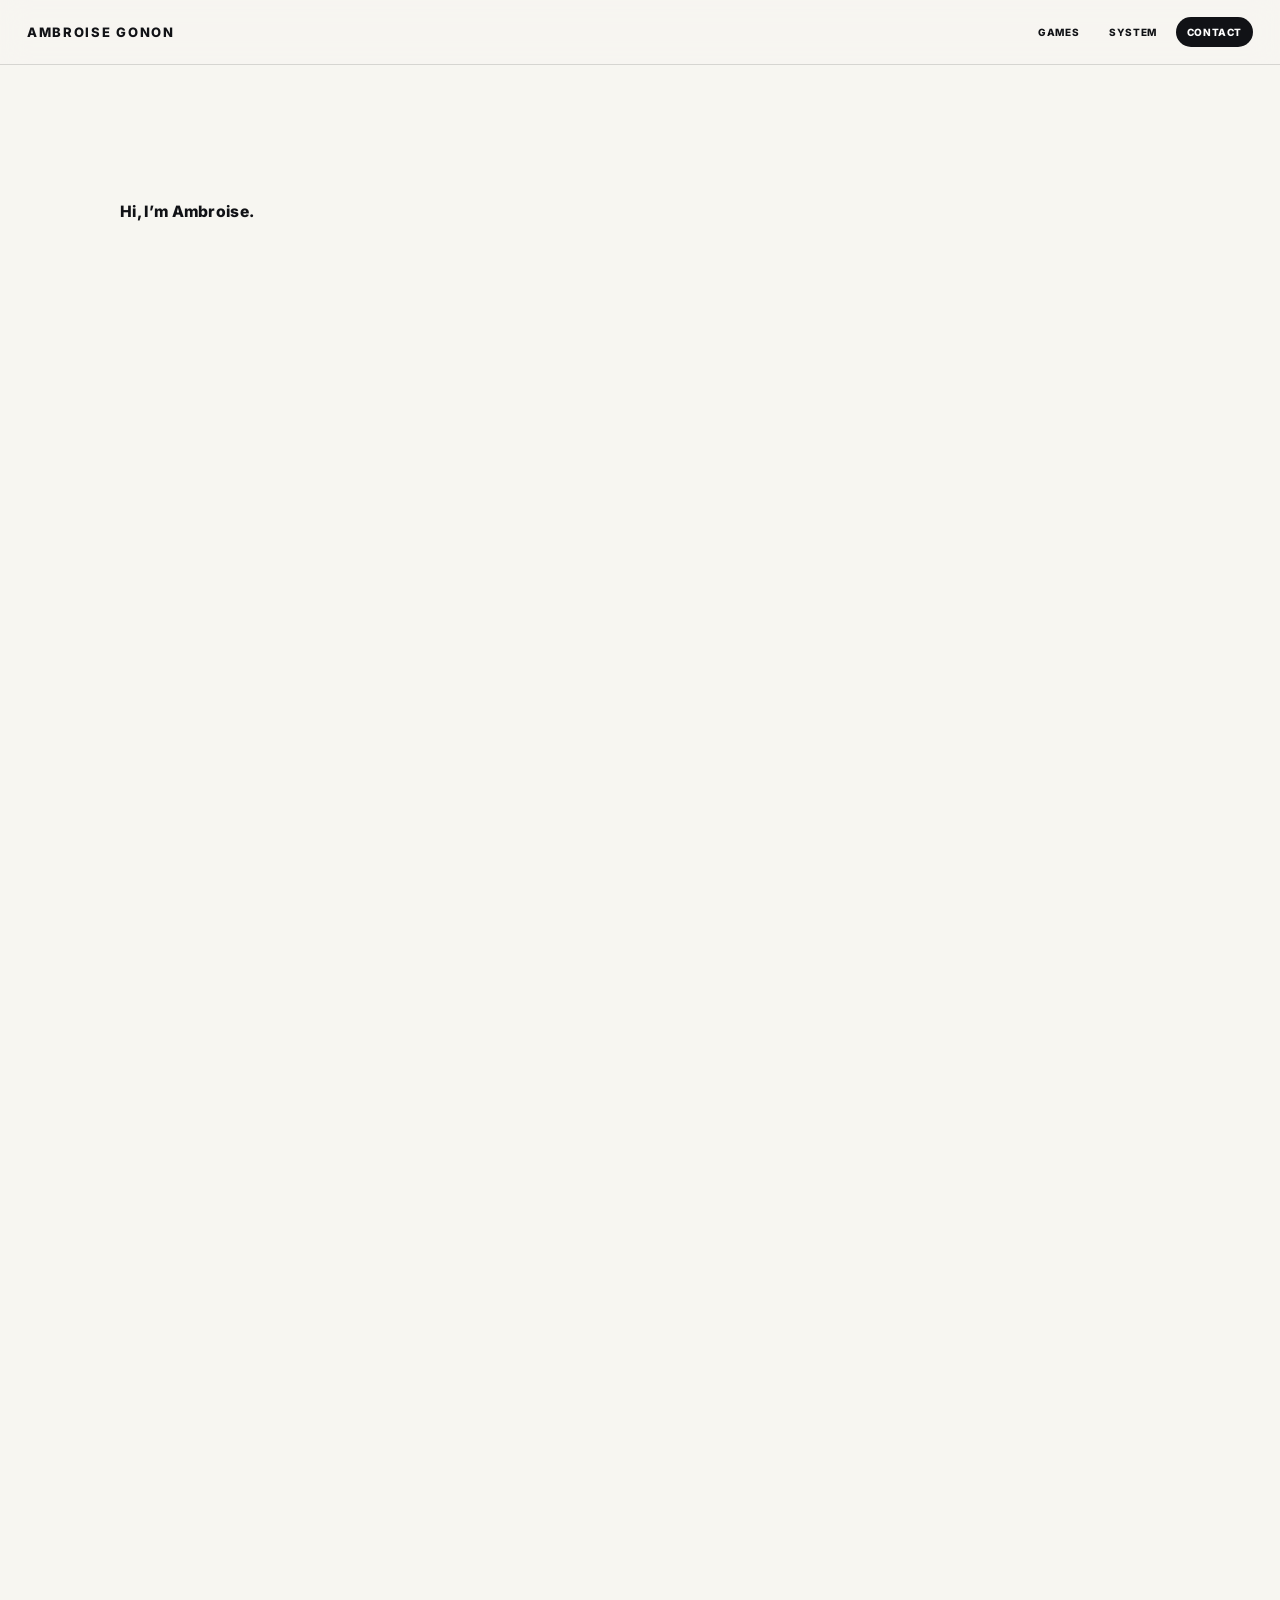
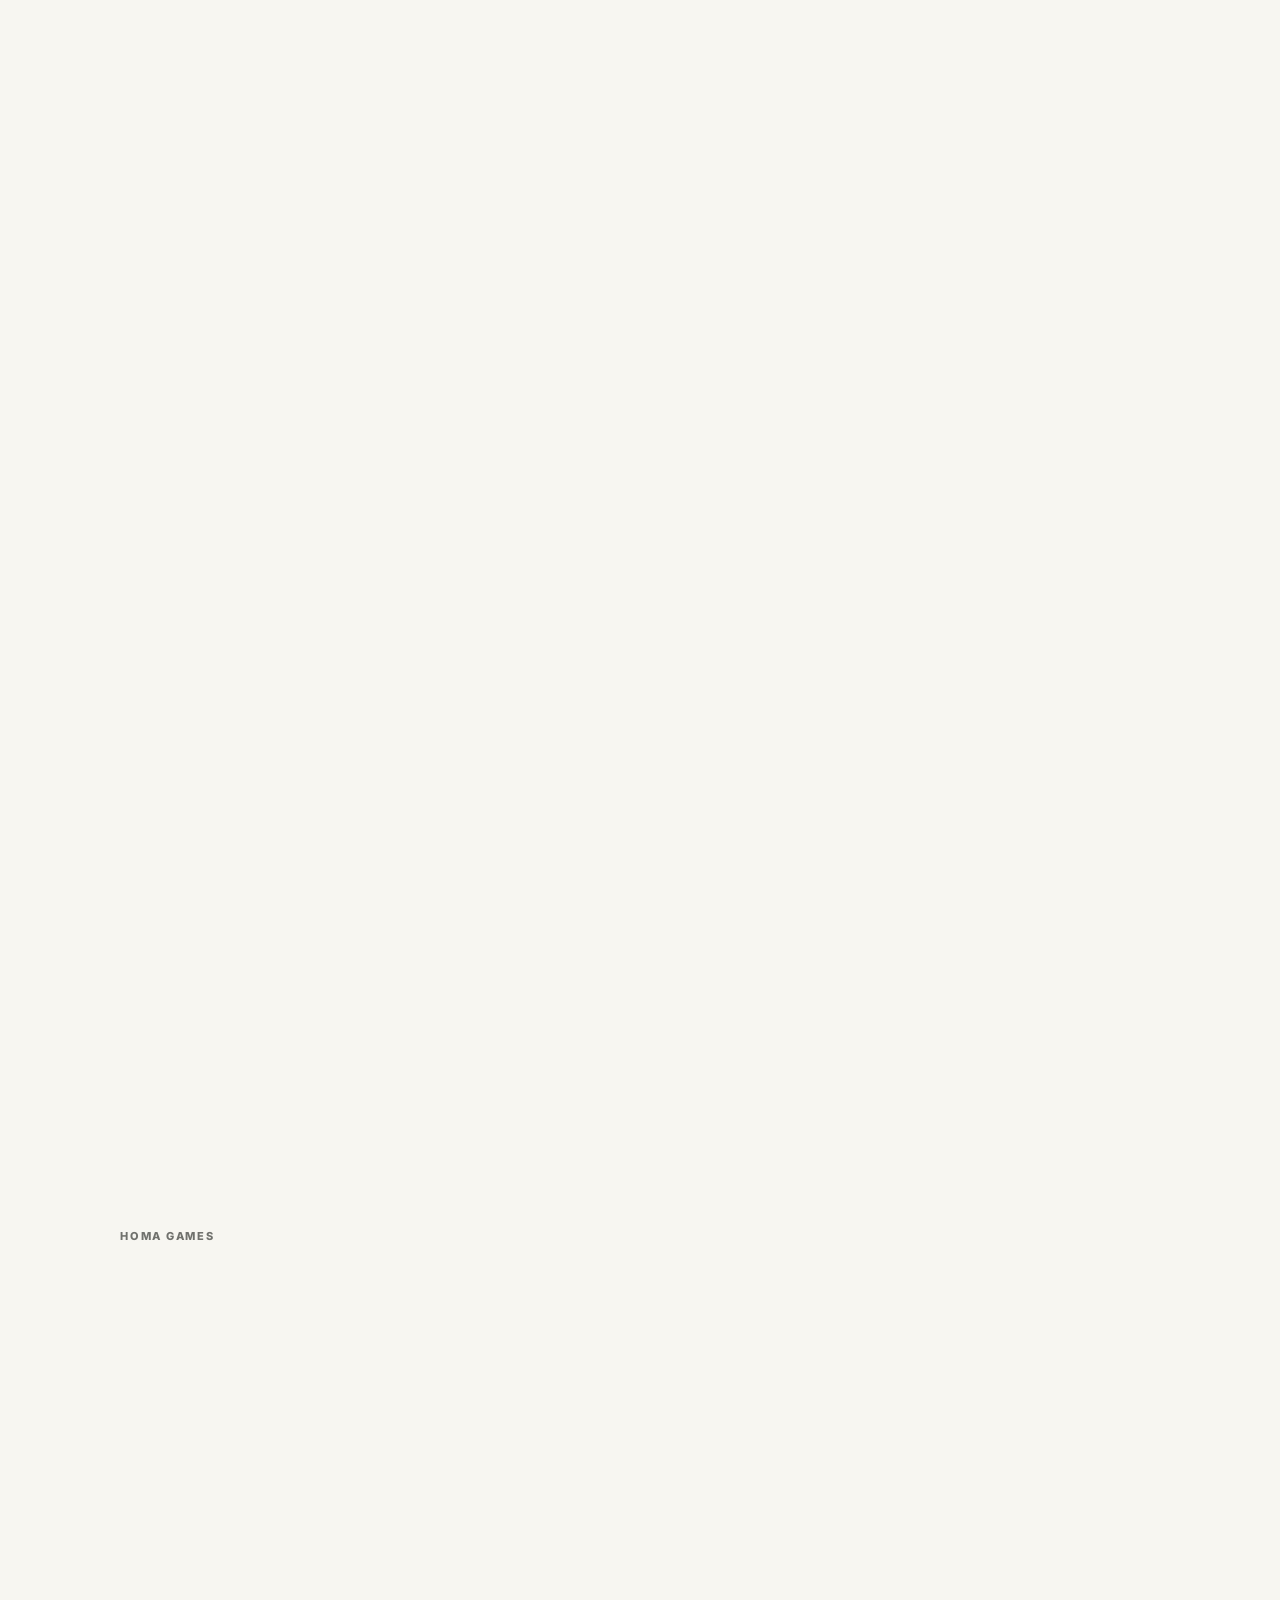
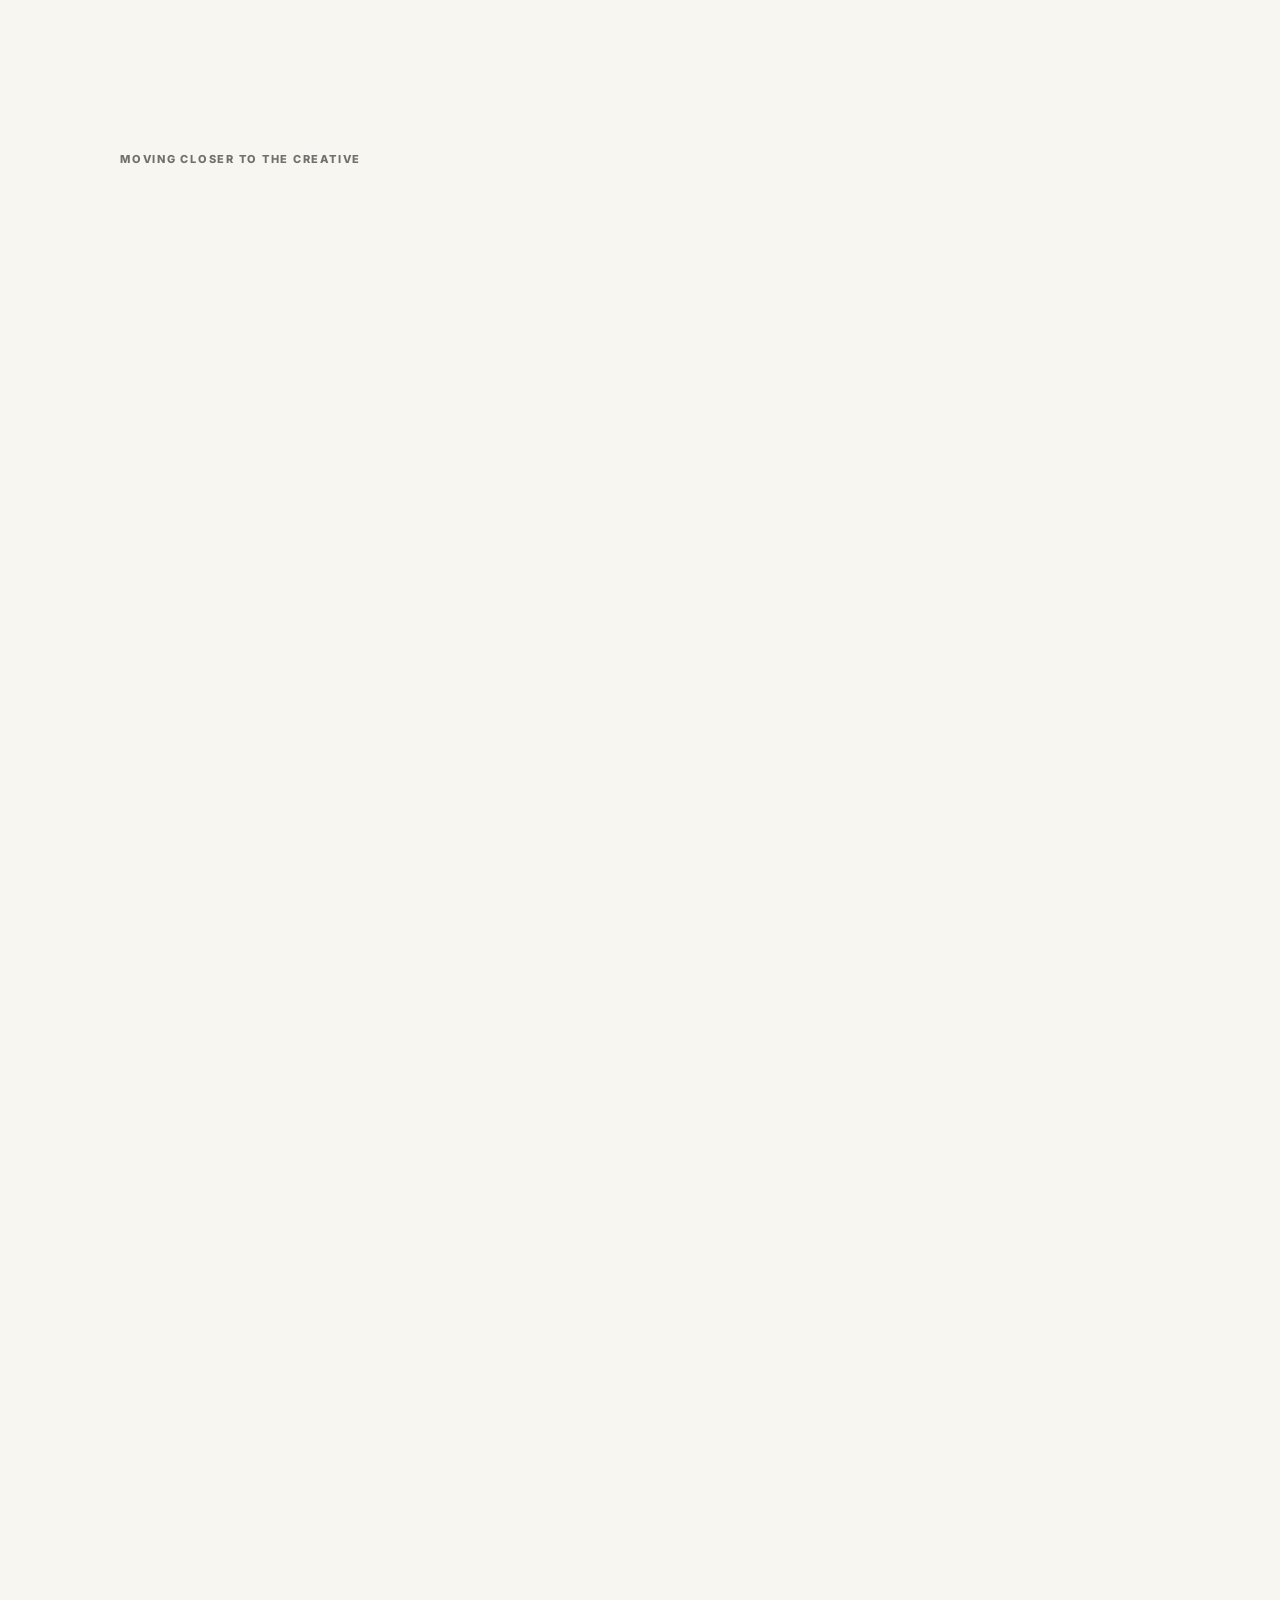
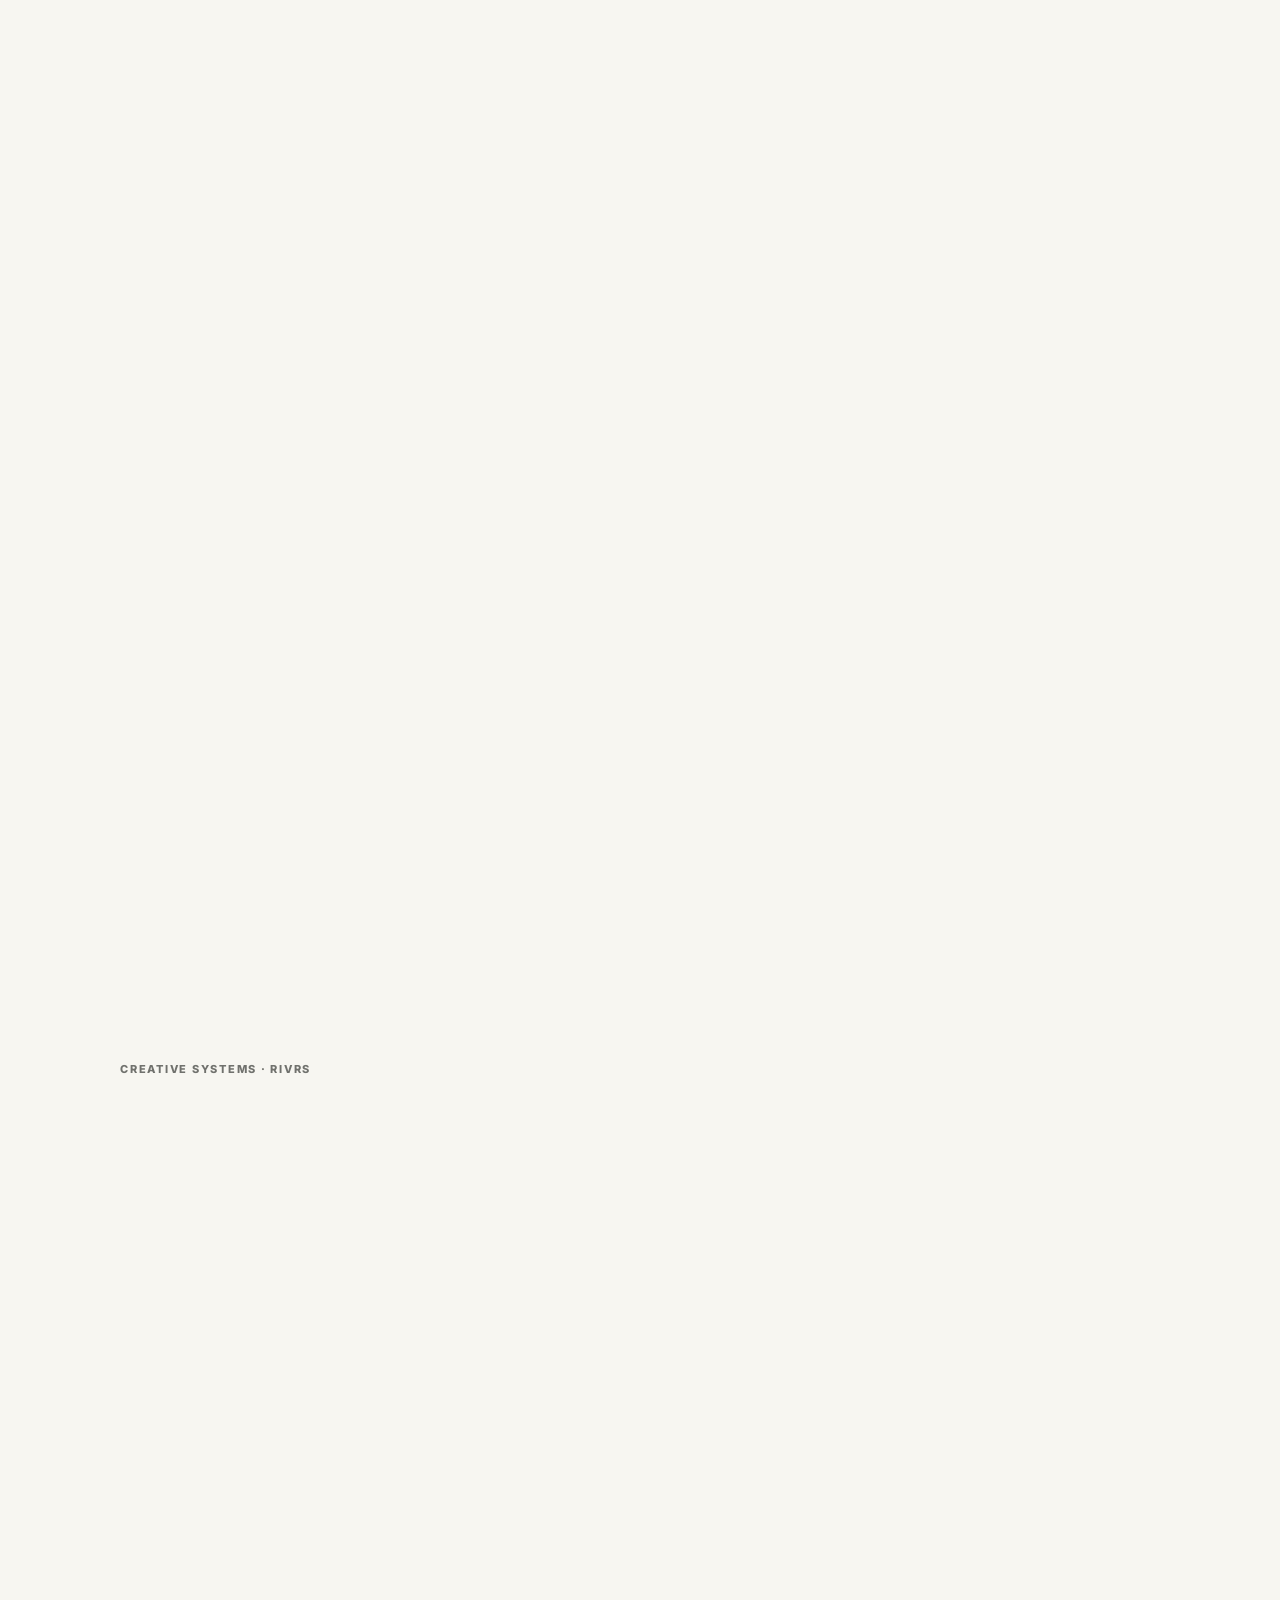
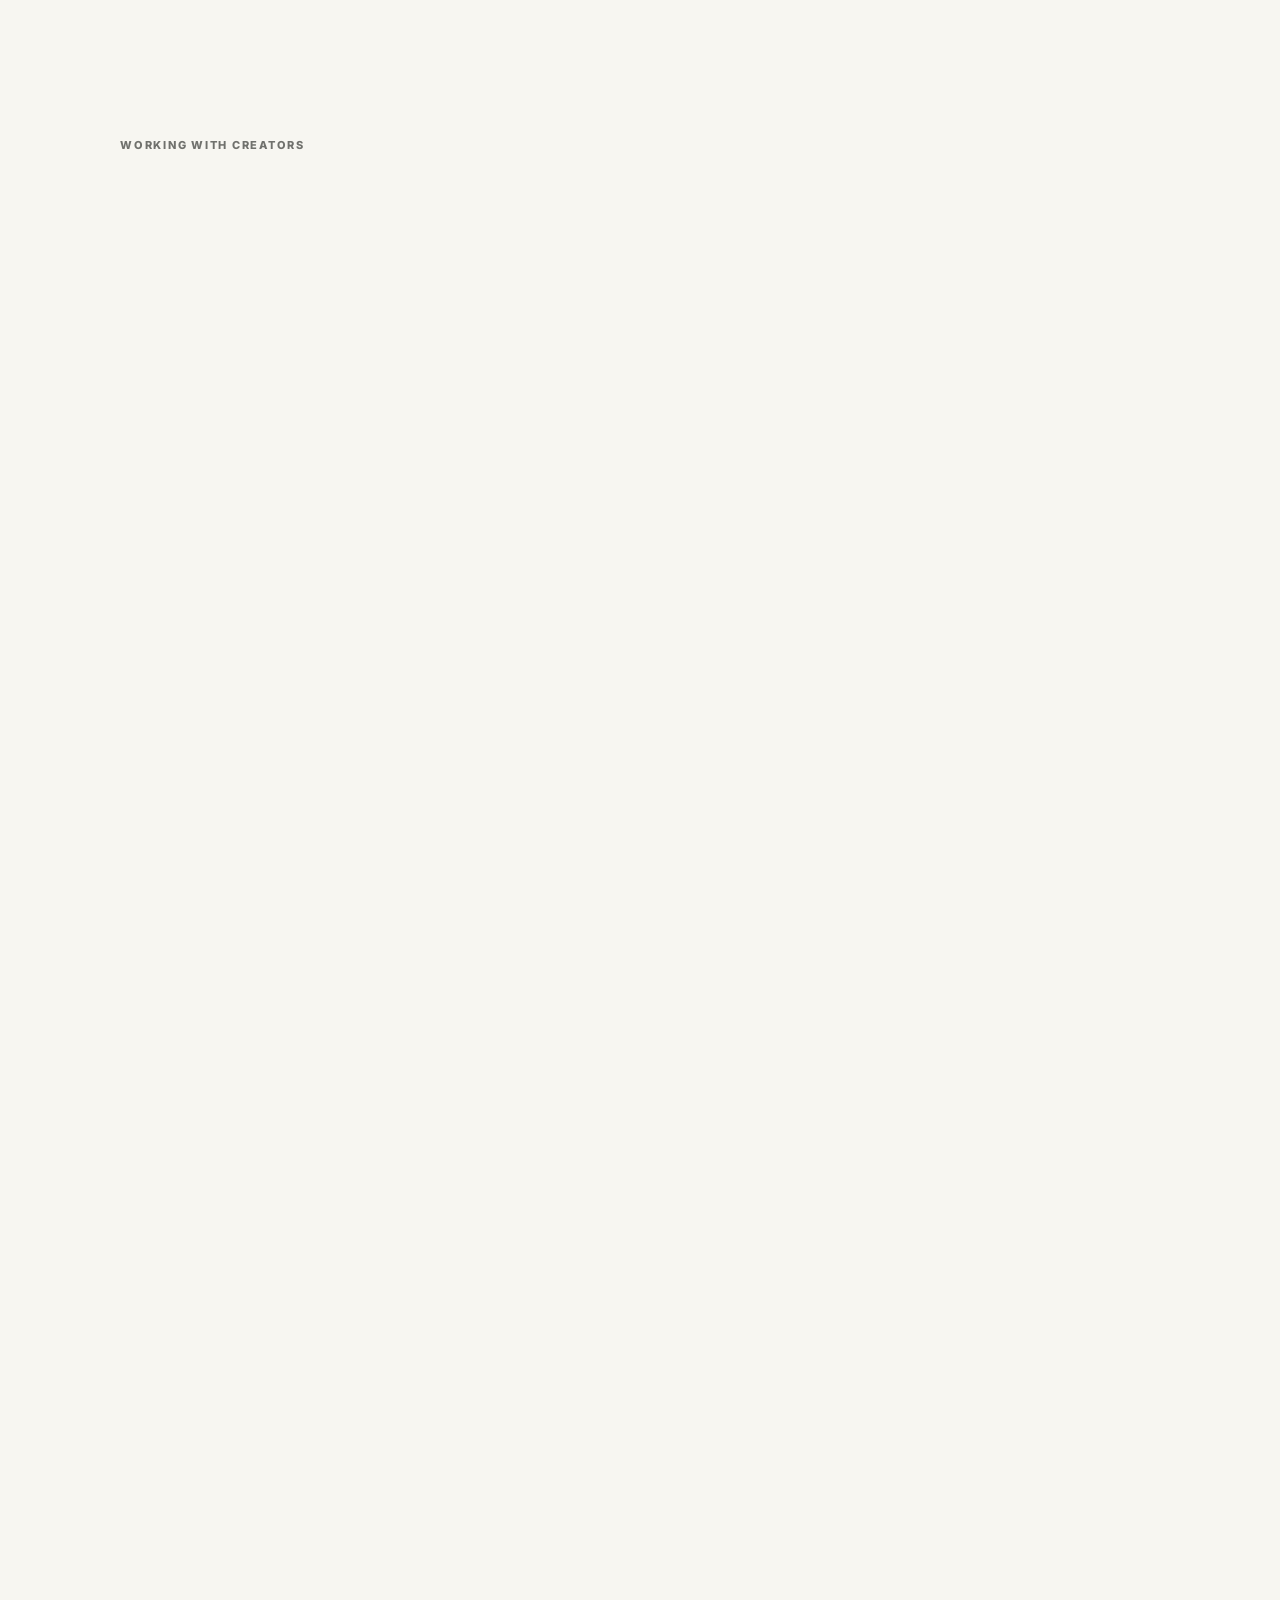
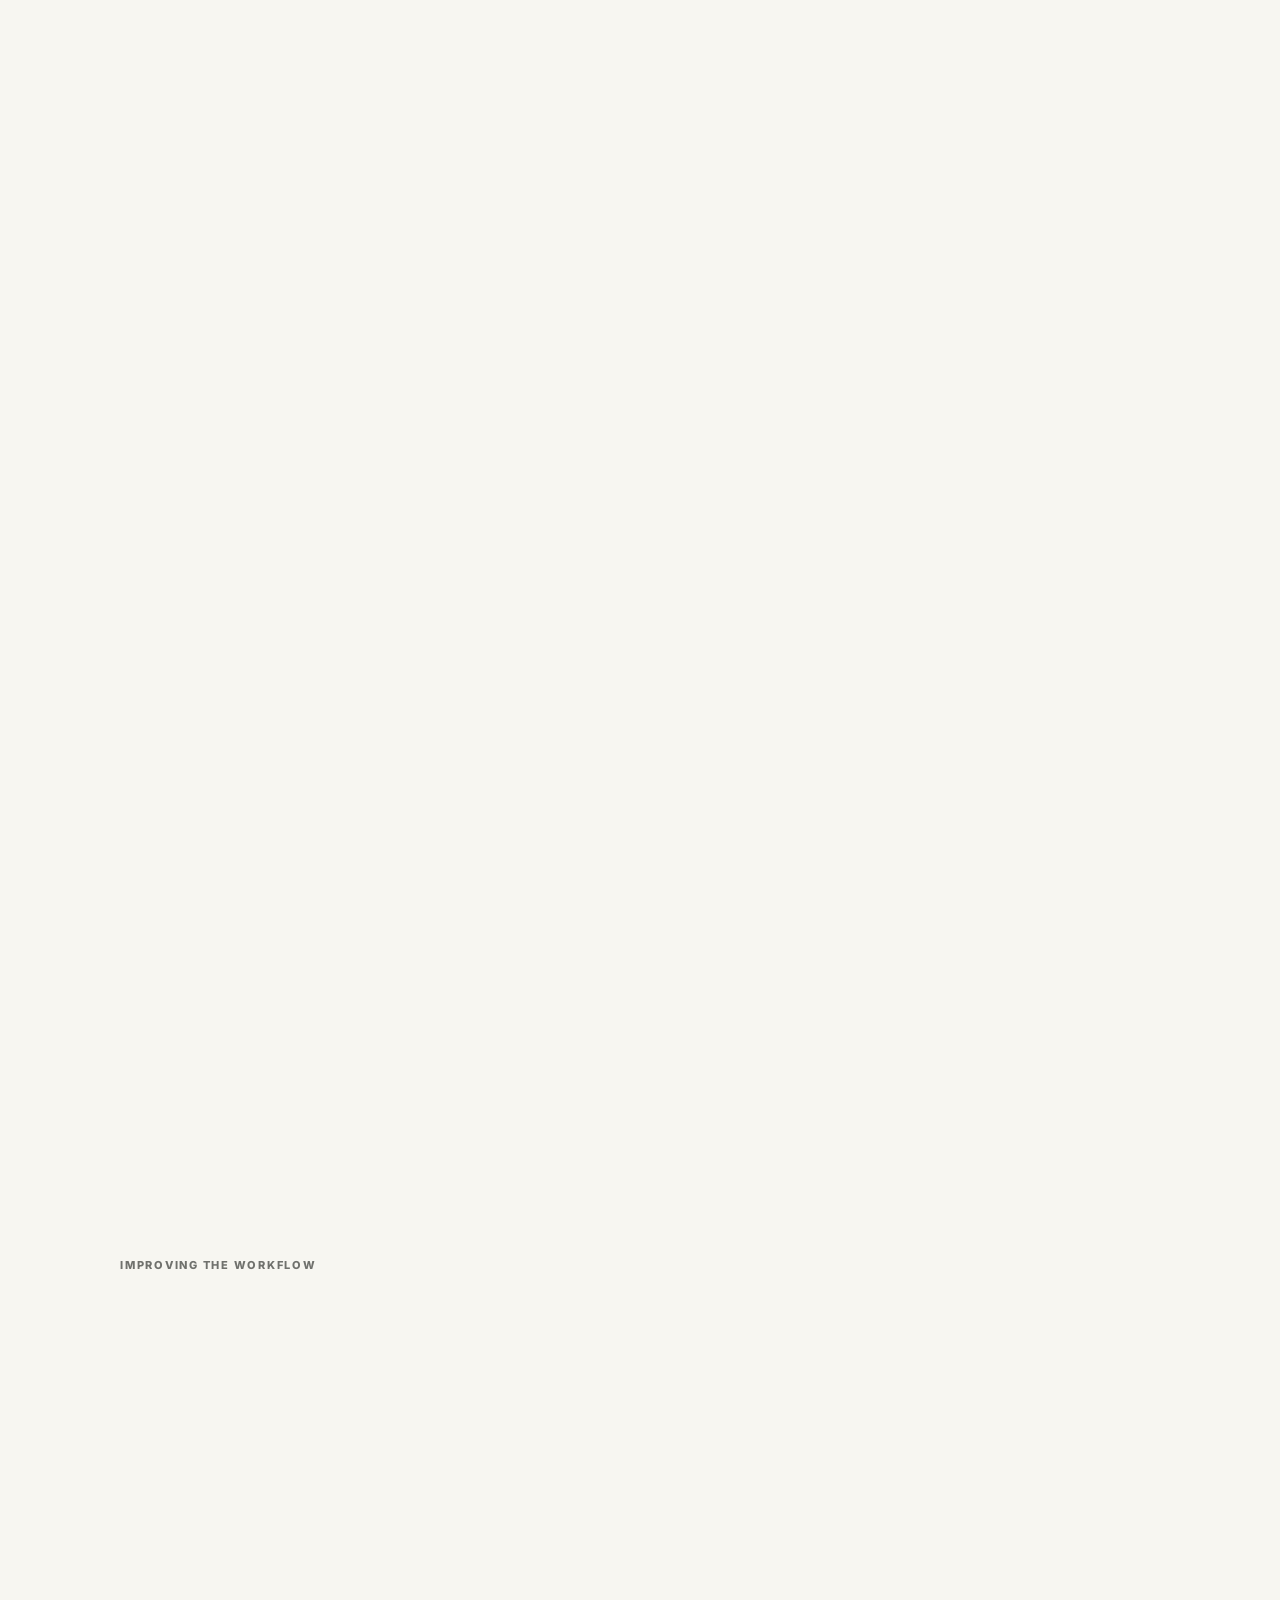
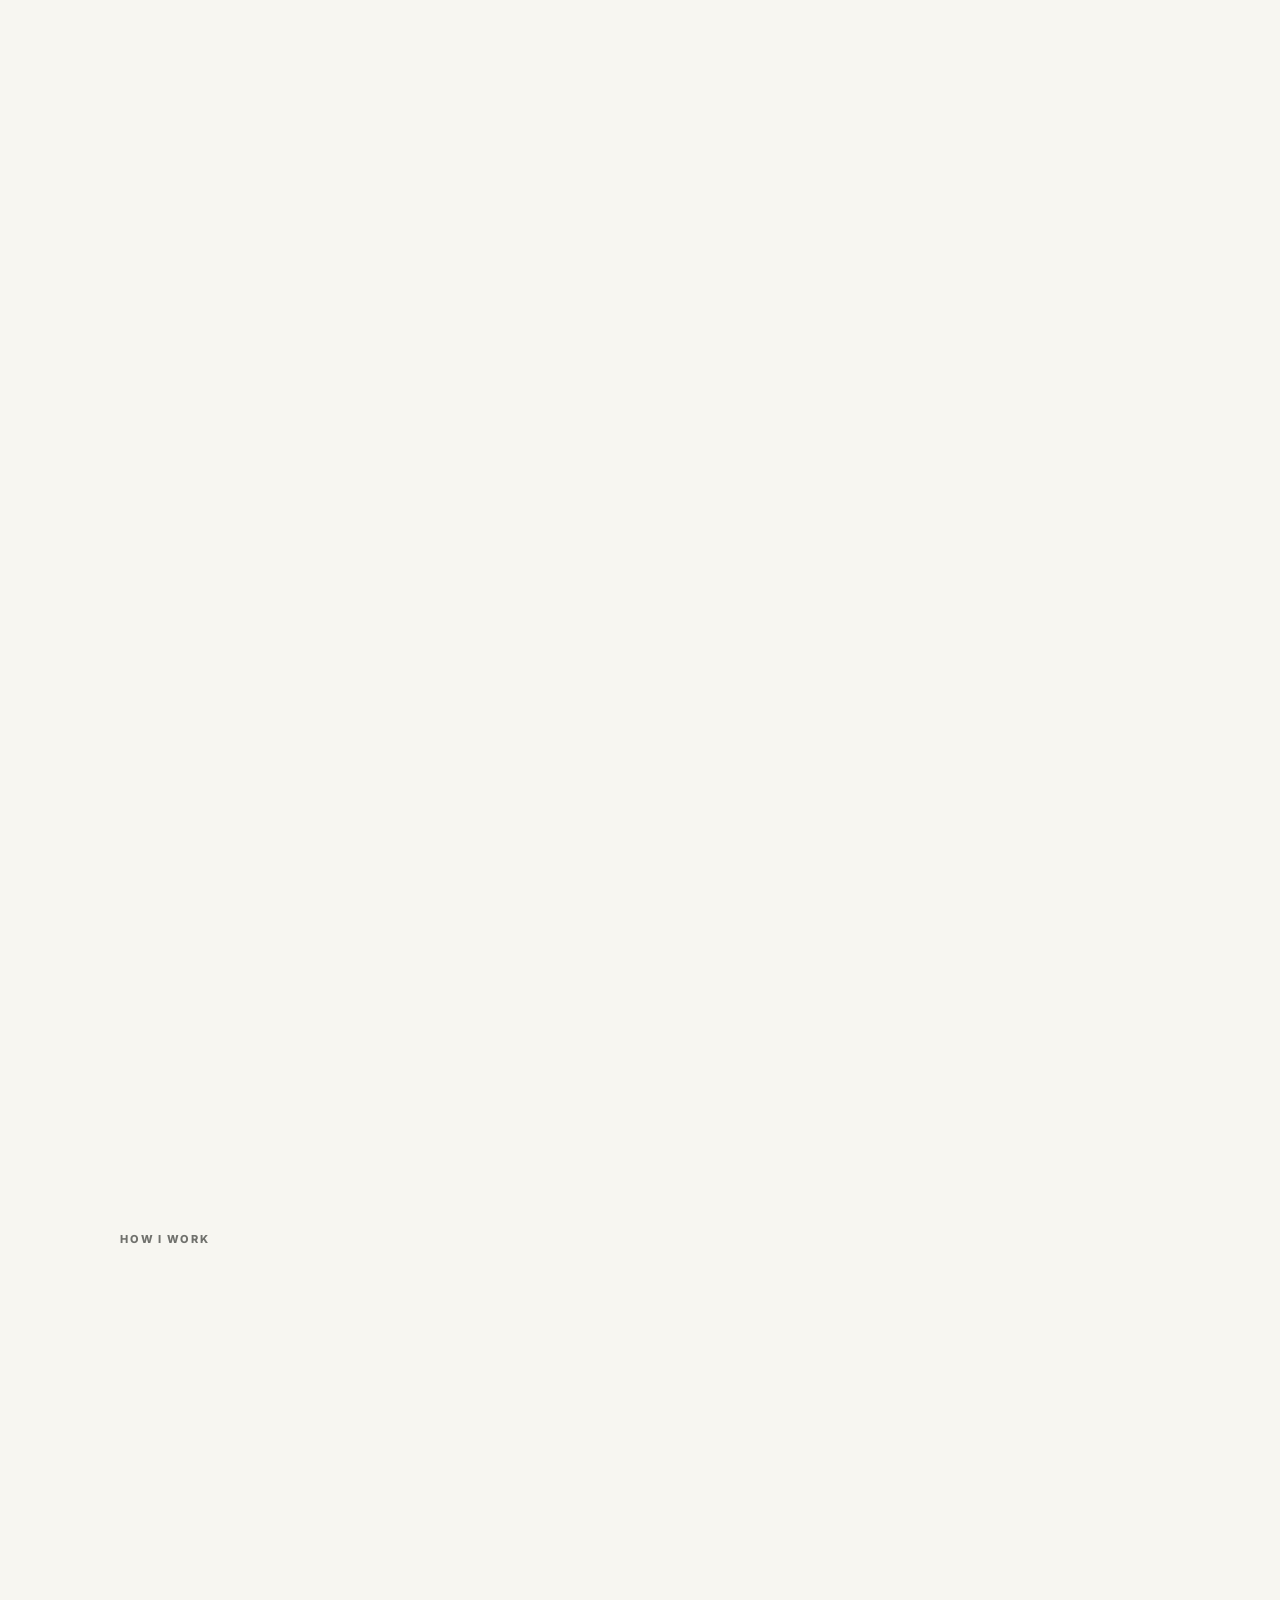
<file: creative-strat/index.html>
<!doctype html>
<html lang="en">
<head>
  <meta charset="utf-8">
  <meta name="viewport" content="width=device-width,initial-scale=1">
  <meta name="description" content="Ambroise Gonon, mobile games user acquisition and creative strategy.">
  <title>Ambroise Gonon | Mobile Games Creative Strategy</title>
  <link rel="preconnect" href="https://fonts.googleapis.com">
  <link rel="preconnect" href="https://fonts.gstatic.com" crossorigin>
  <link href="https://fonts.googleapis.com/css2?family=Archivo+Black&family=Inter:wght@500;600;700;800&display=swap" rel="stylesheet">
  <style>
    :root{--ink:#111216;--paper:#f7f6f1;--muted:#70716d;--purple:#3973f6;--lime:#c9f36b;--soft:#e9e7e1;--line:rgba(17,18,22,.14);--radius:20px}
    *{box-sizing:border-box}
    html{overflow-x:clip;scroll-behavior:smooth;background:var(--paper)}
    body{margin:0;overflow-x:clip;color:var(--ink);background:var(--paper);font-family:Inter,Arial,sans-serif;line-height:1.42}
    a{color:inherit}::selection{background:var(--lime)}:focus-visible{outline:3px solid var(--purple);outline-offset:4px}
    .shell{width:min(1040px,calc(100% - 56px));margin-inline:auto}
    .topbar{position:fixed;z-index:100;inset:0 0 auto;display:flex;align-items:center;justify-content:space-between;padding:17px 27px;background:rgba(247,246,241,.9);border-bottom:1px solid var(--line);backdrop-filter:blur(14px)}
    .brand{font-size:13px;font-weight:800;letter-spacing:.13em;text-decoration:none}.nav{display:flex;gap:8px}.nav a{padding:8px 11px;border-radius:999px;font-size:10px;font-weight:800;letter-spacing:.06em;text-decoration:none;text-transform:uppercase}.nav a:last-child{color:#fff;background:var(--ink)}
    .progress{position:fixed;z-index:110;top:0;left:0;width:100%;height:3px;transform:scaleX(0);transform-origin:left;background:var(--purple)}
    .chapter{position:relative;min-height:245vh}.chapter-stage{position:sticky;top:0;display:grid;align-items:center;min-height:100svh;padding:94px 0 54px;overflow:hidden}
    .script{display:flex;flex-direction:column;align-items:flex-start;gap:.08em;max-width:900px;font-family:"Archivo Black",Impact,sans-serif;font-size:clamp(29px,3.35vw,47px);letter-spacing:-.047em;line-height:1}
    .beat{--r:0;--m:0;display:block;opacity:var(--r);transform:translate3d(0,calc((1 - var(--m))*9px),0)}.beat.muted{color:var(--muted)}.beat.purple{color:var(--purple)}.beat.lime{display:inline;padding:0 .08em;background:var(--lime)}
    .eyebrow{margin:0 0 22px;color:var(--muted);font-size:11px;font-weight:800;letter-spacing:.16em;text-transform:uppercase}
    .note{--r:0;max-width:720px;margin:29px 0 0;opacity:var(--r);color:var(--muted);font-size:15px;font-weight:600;line-height:1.58}
    .intro{min-height:285vh}.intro .script{font-size:clamp(31px,3.6vw,50px)}.intro .beat:first-child{margin-bottom:25px;font-family:Inter,Arial,sans-serif;font-size:.34em;font-weight:800;letter-spacing:.02em}
    .proofs{--r:0;display:flex;flex-wrap:wrap;gap:8px;margin-top:28px;opacity:var(--r);transform:translateY(calc((1 - var(--r))*8px))}.proofs span{padding:8px 11px;background:var(--soft);border:1px solid var(--line);border-radius:999px;font-size:10px;font-weight:800;letter-spacing:.01em}
    .chapter-cue{--cue:0;position:absolute;bottom:23px;left:50%;width:2px;height:37px;opacity:var(--cue);transform:translateX(-50%);transition:opacity .14s ease;pointer-events:none}.chapter-cue::after{content:"";display:block;width:100%;height:100%;background:var(--purple);transform-origin:top;animation:pulse 1.15s ease-in-out infinite}@keyframes pulse{50%{transform:scaleY(.35);opacity:.35}}
    .framework{min-height:270vh}.framework-grid{--r:0;display:grid;grid-template-columns:repeat(4,1fr);gap:10px;margin-top:46px;opacity:var(--r);transform:translateY(calc((1 - var(--r))*12px))}.framework-card{min-height:188px;padding:22px;background:var(--soft);border:1px solid var(--line);border-radius:17px}.framework-card b{display:block;margin-bottom:16px;font-family:"Archivo Black",Impact,sans-serif;font-size:23px;letter-spacing:-.04em}.framework-card strong{display:block;margin-bottom:8px;font-size:12px;letter-spacing:.07em;text-transform:uppercase}.framework-card p{margin:0;color:var(--muted);font-size:13px;font-weight:600}
    .split{display:grid;grid-template-columns:minmax(0,.9fr) minmax(360px,1.1fr);gap:54px;align-items:center}.split .script{font-size:clamp(25px,2.4vw,35px)}
    .visual{--v:0;opacity:var(--v);transform:translateY(calc((1 - var(--v))*15px)) scale(calc(.985 + var(--v)*.015))}
    .creator-wall{height:min(70vh,650px);overflow:hidden;transform:perspective(1000px) rotateY(-7deg) rotateX(1deg);filter:drop-shadow(-15px 22px 28px rgba(20,20,20,.2));-webkit-mask-image:linear-gradient(to bottom,transparent,#000 9%,#000 91%,transparent);mask-image:linear-gradient(to bottom,transparent,#000 9%,#000 91%,transparent)}
    .creator-grid{display:grid;grid-template-columns:repeat(3,1fr);gap:7px;width:114%;margin:-155px 0 0 -7%;transform:rotate(-1deg)}.creator-column{display:flex;flex-direction:column;gap:7px;will-change:transform}.creator-column:nth-child(2){margin-top:-105px}.creator-card{position:relative;margin:0;overflow:hidden;aspect-ratio:9/16;background:#ddd;border-radius:9px}.creator-card video{display:block;width:100%;height:100%;object-fit:cover}.creator-card figcaption{position:absolute;left:7px;bottom:7px;padding:5px 7px;color:#fff;background:rgba(0,0,0,.66);border-radius:5px;font-size:7px;font-weight:800;letter-spacing:.04em}
    .tool-window{overflow:hidden;background:#18191d;border:1px solid rgba(255,255,255,.08);border-radius:20px;box-shadow:0 30px 70px rgba(17,18,22,.2)}.tool-bar{display:flex;align-items:center;gap:6px;height:36px;padding:0 13px;background:#23242a}.tool-bar i{width:7px;height:7px;background:#777;border-radius:50%}.tool-window img{display:block;width:100%;height:auto}
    .time-save{--r:0;display:flex;align-items:baseline;gap:12px;margin-top:26px;opacity:var(--r)}.time-save strong{font-family:"Archivo Black",Impact,sans-serif;font-size:30px;letter-spacing:-.04em}.time-save span{color:var(--muted);font-size:12px;font-weight:800;letter-spacing:.08em;text-transform:uppercase}
    .tools{--r:0;display:flex;flex-wrap:wrap;gap:7px;margin-top:23px;opacity:var(--r)}.tools span{padding:7px 10px;background:var(--soft);border-radius:999px;font-size:10px;font-weight:800}
    .collab-grid{--r:0;display:grid;grid-template-columns:repeat(4,1fr);gap:9px;margin-top:42px;opacity:var(--r)}.collab-grid article{padding:21px;background:var(--ink);border-radius:16px}.collab-grid b{display:block;margin-bottom:8px;color:var(--lime);font-size:12px;letter-spacing:.08em;text-transform:uppercase}.collab-grid p{margin:0;color:#cbcbd0;font-size:13px;font-weight:600}
    .finale{min-height:280vh}.finale .script{font-size:clamp(29px,3.1vw,44px)}.contact{--r:0;display:flex;align-items:center;justify-content:space-between;gap:28px;margin-top:47px;padding-top:25px;border-top:1px solid var(--line);opacity:var(--r)}.contact p{max-width:650px;margin:0;color:var(--muted);font-size:13px;font-weight:600}.contact button{padding:0 0 5px;background:none;border:0;border-bottom:2px solid var(--purple);font-size:18px;font-weight:800;cursor:pointer}.copy-note{min-height:17px;margin-top:7px!important;color:var(--purple)!important;font-size:10px!important}
    @media(max-width:900px){.shell{width:min(720px,calc(100% - 38px))}.chapter{min-height:285vh}.split{grid-template-columns:1fr;gap:25px}.visual{width:min(100%,570px);margin-inline:auto}.creator-wall{height:440px;transform:none}.framework-grid,.collab-grid{grid-template-columns:repeat(2,1fr)}}
    @media(max-width:580px){.shell{width:calc(100% - 30px)}.topbar{padding:14px}.brand{font-size:12px}.nav a:not(:last-child){display:none}.chapter{min-height:315vh}.chapter-stage{padding:78px 0 35px}.script,.intro .script{font-size:clamp(25px,7vw,33px)}.split .script,.finale .script{font-size:clamp(22px,6vw,29px)}.note{font-size:13px}.framework-grid,.collab-grid{grid-template-columns:1fr 1fr;gap:7px;margin-top:28px}.framework-card{min-height:164px;padding:16px}.framework-card b{font-size:20px}.collab-grid article{padding:16px}.creator-wall{height:350px}.contact{display:block}.contact button{margin-top:24px;font-size:15px}}
    @media(prefers-reduced-motion:reduce){html{scroll-behavior:auto}.beat,.note,.proofs,.visual,.framework-grid,.time-save,.tools,.collab-grid,.contact{opacity:1!important;transform:none!important}.chapter-cue::after{animation:none}.creator-column{transform:none!important}}
  </style>
</head>
<body id="top">
  <div class="progress" id="progress"></div>
  <header class="topbar"><a class="brand" href="#top">AMBROISE GONON</a><nav class="nav" aria-label="Navigation"><a href="#games">Games</a><a href="#system">System</a><a href="#contact">Contact</a></nav></header>
  <main>
    <section class="chapter intro"><div class="chapter-stage"><div class="shell"><div class="script"><span class="beat">Hi, I’m Ambroise.</span><span class="beat">I started in</span><span class="beat purple">paid acquisition,</span><span class="beat">then moved closer</span><span class="beat">to the creative,</span><span class="beat muted">first by making ads myself,</span><span class="beat">then by building a team</span><span class="beat purple">and a system to make more of them.</span></div><p class="note">I am a Growth Lead with five years of experience across mobile games, consumer products and creator-led growth. Today, my work sits between performance, creative production and the systems that connect the two.</p><div class="proofs"><span>UP TO $100K WEEKLY UA SPEND</span><span>6 MOBILE GAMES AT HOMA</span><span>10 LIVE GAMES AT RIVRS</span><span>50+ VIDEOS / WEEK</span></div></div></div></section>

    <section class="chapter" id="games"><div class="chapter-stage"><div class="shell"><p class="eyebrow">Homa Games</p><div class="script"><span class="beat">Working across</span><span class="beat">six mobile games,</span><span class="beat muted">managing budgets,</span><span class="beat muted">reading cohorts, LTV and ROAS,</span><span class="beat">taught me rigor</span><span class="beat purple">and healthy doubt.</span></div><p class="note">At Homa Games, I managed acquisition and monetization for a portfolio of six mobile games, with up to $100K in weekly spend across Meta, TikTok, Google and mobile ad networks. I learned to look past a good-looking number and understand what was actually driving it.</p></div></div></section>

    <section class="chapter framework"><div class="chapter-stage"><div class="shell"><p class="eyebrow">Moving closer to the creative</p><div class="script"><span class="beat">I started making</span><span class="beat">ads myself</span><span class="beat muted">to move faster,</span><span class="beat purple">because the dashboard</span><span class="beat purple">never writes the next idea.</span></div><p class="note">What began as a way to test faster became part of how I think. I learned to connect the product, the promise and the execution, while keeping the full funnel in view.</p><div class="framework-grid"><article class="framework-card"><b>01</b><strong>Find the tension</strong><p>What the product does, and what the player actually wants.</p></article><article class="framework-card"><b>02</b><strong>Choose an angle</strong><p>A clear promise, hook or situation worth stopping for.</p></article><article class="framework-card"><b>03</b><strong>Make variants</strong><p>Change one meaningful element and learn from the difference.</p></article><article class="framework-card"><b>04</b><strong>Read the full funnel</strong><p>Attention matters, but so do conversion, activation and retention.</p></article></div></div></div></section>

    <section class="chapter" id="system" data-visual-at=".23"><div class="chapter-stage"><div class="shell split"><div><p class="eyebrow">Creative systems · Rivrs</p><div class="script"><span class="beat">Then the constraint changed:</span><span class="beat muted">more games,</span><span class="beat muted">more markets</span><span class="beat">and more ideas</span><span class="beat purple">to test every week.</span></div><p class="note">Today I lead player acquisition for ten live games with a team of seven. I built a creator and production system that coordinates more than 50 creators, over 20 content accounts and 50 videos per week across five languages.</p><div class="proofs"><span>10 LIVE GAMES</span><span>50+ CREATORS</span><span>20+ ACCOUNTS</span><span>5 LANGUAGES</span></div></div><div class="visual creator-wall"><div class="creator-grid"><div class="creator-column" data-direction="-1"><figure class="creator-card"><video muted loop playsinline preload="none" poster="../selected-work/media/posters/rivrs-question.webp" data-src="../selected-work/media/web/rivrs-question.mp4" data-start="2"></video><figcaption>QUESTION</figcaption></figure><figure class="creator-card"><video muted loop playsinline preload="none" poster="../selected-work/media/posters/rivrs-progression.webp" data-src="../selected-work/media/web/rivrs-progression.mp4" data-start="11"></video><figcaption>PROGRESSION</figcaption></figure><figure class="creator-card"><video muted loop playsinline preload="none" poster="../selected-work/media/posters/rivrs-rule.webp" data-src="../selected-work/media/web/rivrs-rule.mp4" data-start="5"></video><figcaption>MECHANIC</figcaption></figure></div><div class="creator-column" data-direction="1"><figure class="creator-card"><video muted loop playsinline preload="none" poster="../selected-work/media/posters/rivrs-contrarian.webp" data-src="../selected-work/media/web/rivrs-contrarian.mp4" data-start="13"></video><figcaption>ANGLE</figcaption></figure><figure class="creator-card"><video muted loop playsinline preload="none" poster="../selected-work/media/posters/rivrs-unique.webp" data-src="../selected-work/media/web/rivrs-unique.mp4" data-start="12"></video><figcaption>CREATOR</figcaption></figure><figure class="creator-card"><video muted loop playsinline preload="none" poster="../selected-work/media/posters/rivrs-question.webp" data-src="../selected-work/media/web/rivrs-question.mp4" data-start="18"></video><figcaption>VARIANT</figcaption></figure></div><div class="creator-column" data-direction="-1"><figure class="creator-card"><video muted loop playsinline preload="none" poster="../selected-work/media/posters/rivrs-rule.webp" data-src="../selected-work/media/web/rivrs-rule.mp4" data-start="15"></video><figcaption>OPENING</figcaption></figure><figure class="creator-card"><video muted loop playsinline preload="none" poster="../selected-work/media/posters/rivrs-progression.webp" data-src="../selected-work/media/web/rivrs-progression.mp4" data-start="20"></video><figcaption>PACING</figcaption></figure><figure class="creator-card"><video muted loop playsinline preload="none" poster="../selected-work/media/posters/rivrs-contrarian.webp" data-src="../selected-work/media/web/rivrs-contrarian.mp4" data-start="24"></video><figcaption>HOOK</figcaption></figure></div></div></div></div></div></section>

    <section class="chapter"><div class="chapter-stage"><div class="shell"><p class="eyebrow">Working with creators</p><div class="script"><span class="beat">A brief only matters</span><span class="beat">if the people making the ad</span><span class="beat purple">can act on it.</span></div><p class="note">I work daily with influencers, creators and editors. We find the angle, co-write the script and refine the message together. That has taught me to give direction without flattening the creator’s voice, and to turn performance feedback into concrete changes for the next execution.</p></div></div></section>

    <section class="chapter" data-visual-at=".25"><div class="chapter-stage"><div class="shell split"><div><p class="eyebrow">Improving the workflow</p><div class="script"><span class="beat">When production</span><span class="beat">slows learning,</span><span class="beat purple">I fix the workflow.</span></div><p class="note">I built an internal Remotion-based production tool to remove repetitive steps and make video variations easier for the team to produce. I use AI and lightweight automation for ideation, scripting, localization and iteration, only when they help us reach a useful test faster.</p><div class="time-save"><strong>30 MIN → 3 MIN</strong><span>production time</span></div><div class="tools"><span>REMOTION</span><span>RUNWAY</span><span>ELEVENLABS</span><span>AI WORKFLOWS</span><span>APIs</span></div></div><div class="visual tool-window"><div class="tool-bar"><i></i><i></i><i></i></div><img src="../selected-work/media/web/remotion-tool.webp" alt="Internal video production tool built with Remotion" loading="lazy"></div></div></div></section>

    <section class="chapter"><div class="chapter-stage"><div class="shell"><p class="eyebrow">How I work</p><div class="script"><span class="beat">I ask questions,</span><span class="beat">make a choice,</span><span class="beat">show the work</span><span class="beat purple">and let the result</span><span class="beat purple">challenge me.</span></div><p class="note">I am analytical without being rigid, hands-on without trying to do everything alone, and comfortable changing my mind when the evidence is stronger than the original idea.</p><div class="collab-grid"><article><b>Understand</b><p>Get close to the product, the audience and the real constraint.</p></article><article><b>Make</b><p>Script, edit, prototype or brief well enough to create momentum.</p></article><article><b>Measure</b><p>Look beyond vanity metrics and connect the result to the business.</p></article><article><b>Improve</b><p>Turn a useful learning into a better process for the team.</p></article></div></div></div></section>

    <section class="chapter finale" id="contact"><div class="chapter-stage"><div class="shell"><div class="script"><span class="beat">I know performance</span><span class="beat">and I know production,</span><span class="beat">but what I enjoy most</span><span class="beat purple">is making the two</span><span class="beat purple">work together.</span></div><p class="note">I am looking for a role where I can stay close to the product, the numbers and the people making the work, with enough room to test, learn and build something better over time.</p><div class="contact"><div><p>Mobile games · Creative strategy · User acquisition · Creative systems</p><p class="copy-note" id="copyNote" aria-live="polite"></p></div><button type="button" id="copyEmail" data-copy="ambroise.gonon@gmail.com">ambroise.gonon@gmail.com</button></div></div></div></section>
  </main>
  <script>
    const reducedMotion=matchMedia("(prefers-reduced-motion: reduce)"),clamp=(n,min=0,max=1)=>Math.min(max,Math.max(min,n)),smooth=t=>t*t*(3-2*t),chapters=Array.from(document.querySelectorAll(".chapter")),columns=Array.from(document.querySelectorAll(".creator-column"));
    chapters.filter(chapter=>!chapter.classList.contains("finale")).forEach(chapter=>{const cue=document.createElement("span");cue.className="chapter-cue";cue.setAttribute("aria-hidden","true");chapter.querySelector(".chapter-stage").append(cue)});
    function updateStory(){const maxScroll=document.documentElement.scrollHeight-innerHeight;document.getElementById("progress").style.transform=`scaleX(${maxScroll?scrollY/maxScroll:0})`;chapters.forEach(chapter=>{const rect=chapter.getBoundingClientRect(),distance=Math.max(1,chapter.offsetHeight-innerHeight),p=clamp(-rect.top/distance),beats=Array.from(chapter.querySelectorAll(".beat")),count=beats.length;beats.forEach((beat,index)=>{const start=chapter.classList.contains("intro")&&index===0?0:.05+index*(.72/Math.max(1,count)),visible=p>=start?1:0,motion=smooth(clamp((p-start)/.03));beat.style.setProperty("--r",visible);beat.style.setProperty("--m",motion)});const note=chapter.querySelector(".note");if(note)note.style.setProperty("--r",p>=.76?1:0);const visual=chapter.querySelector(".visual"),visualAt=Number(chapter.dataset.visualAt||.42);if(visual)visual.style.setProperty("--v",p>=visualAt?1:0);const proofs=chapter.querySelector(".proofs");if(proofs)proofs.style.setProperty("--r",p>=.8?1:0);const framework=chapter.querySelector(".framework-grid");if(framework)framework.style.setProperty("--r",p>=.77?1:0);const timeSave=chapter.querySelector(".time-save");if(timeSave)timeSave.style.setProperty("--r",p>=.8?1:0);const tools=chapter.querySelector(".tools");if(tools)tools.style.setProperty("--r",p>=.82?1:0);const collab=chapter.querySelector(".collab-grid");if(collab)collab.style.setProperty("--r",p>=.78?1:0);const contact=chapter.querySelector(".contact");if(contact)contact.style.setProperty("--r",p>=.82?1:0);const cue=chapter.querySelector(".chapter-cue");if(cue)cue.style.setProperty("--cue",p>=.8&&p<1?1:0);if(chapter.id==="system")columns.forEach((column,index)=>{const direction=Number(column.dataset.direction),distance=120+index*18;column.style.transform=`translate3d(0,${direction*(p-.5)*distance}px,0)`})})}
    let ticking=false;function requestUpdate(){if(!ticking){requestAnimationFrame(()=>{updateStory();ticking=false});ticking=true}}addEventListener("scroll",requestUpdate,{passive:true});addEventListener("resize",requestUpdate);updateStory();
    const observer=new IntersectionObserver(entries=>entries.forEach(entry=>{const video=entry.target;if(entry.isIntersecting){if(!video.src){video.src=video.dataset.src;video.addEventListener("loadedmetadata",()=>{const start=Number(video.dataset.start||0);if(start&&video.duration)video.currentTime=Math.min(start,video.duration-.2)},{once:true});video.load()}if(!reducedMotion.matches)video.play().catch(()=>{})}else video.pause()}),{rootMargin:"180px 0px",threshold:.06});document.querySelectorAll("video[data-src]").forEach(video=>observer.observe(video));
    document.getElementById("copyEmail").addEventListener("click",async event=>{try{await navigator.clipboard.writeText(event.currentTarget.dataset.copy);document.getElementById("copyNote").textContent="Email copied."}catch(error){document.getElementById("copyNote").textContent="Select the address to copy it."}});
  </script>
</body>
</html>
</file>
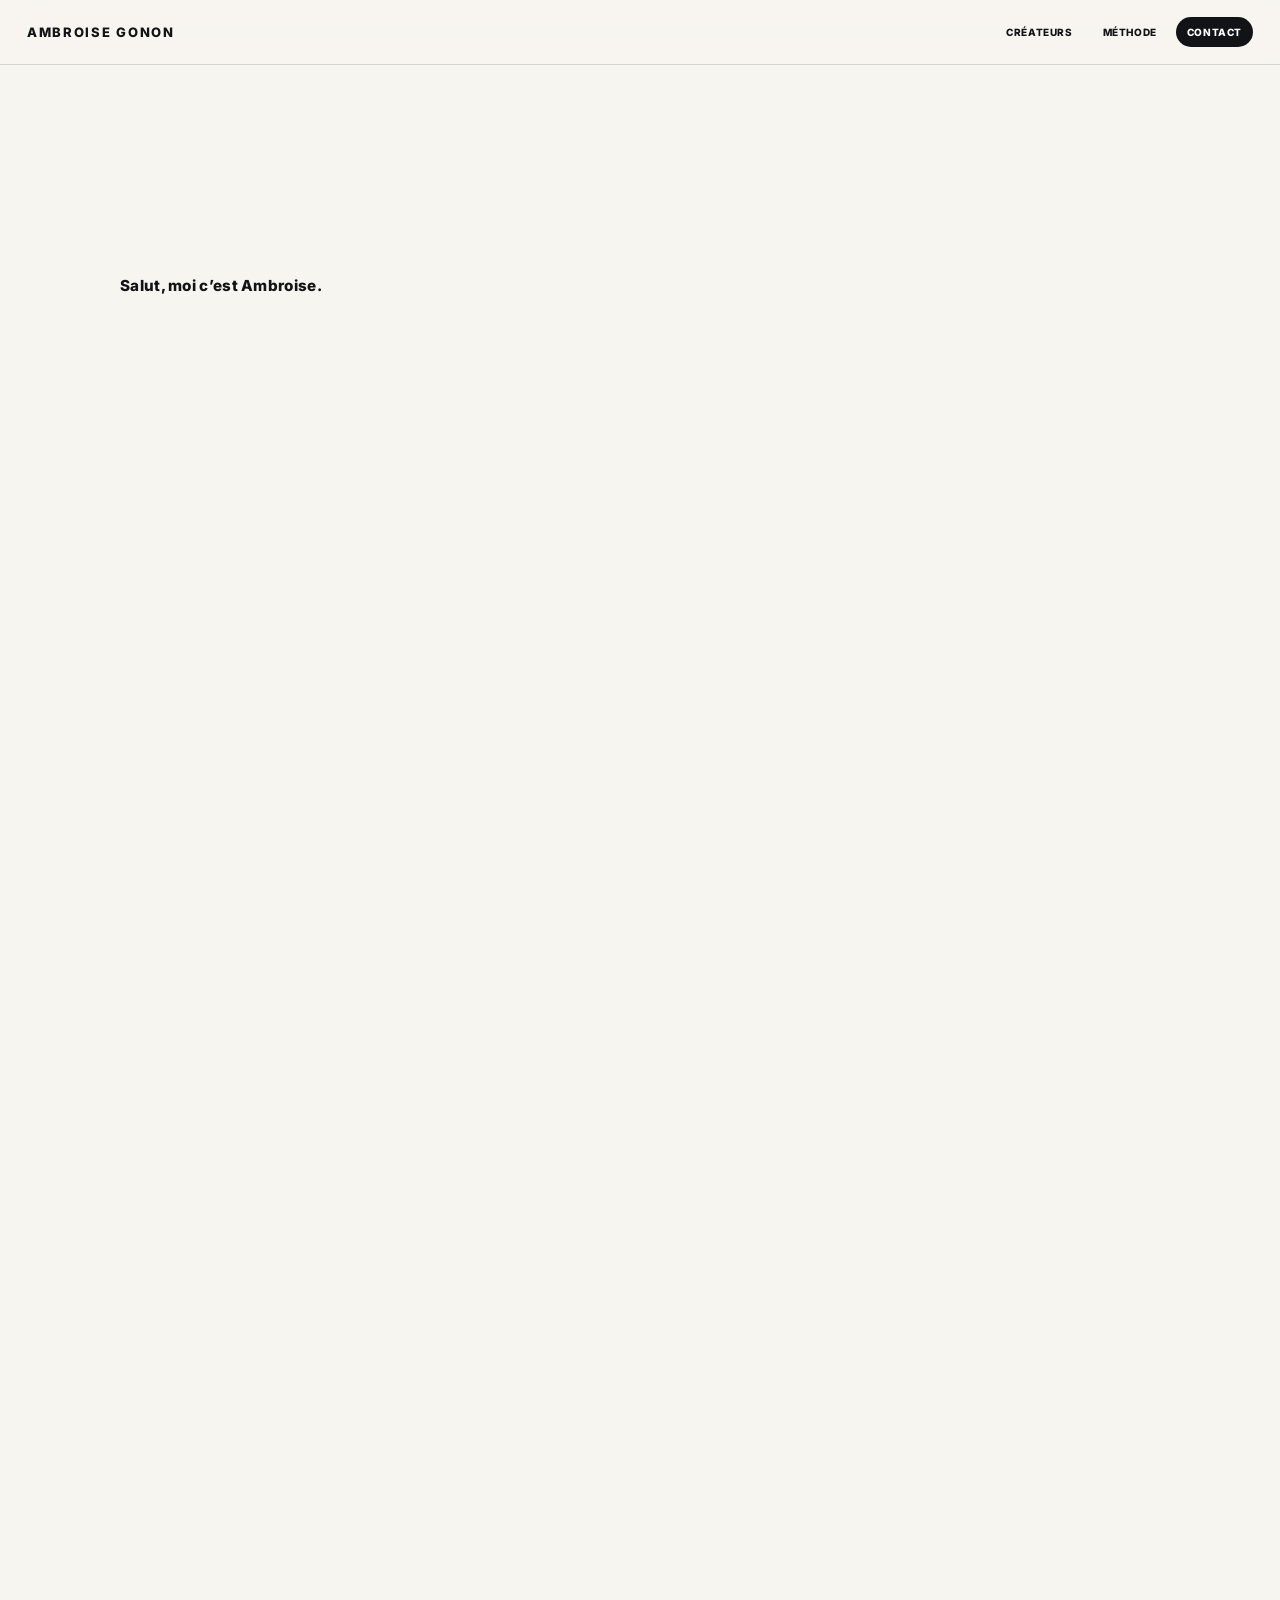
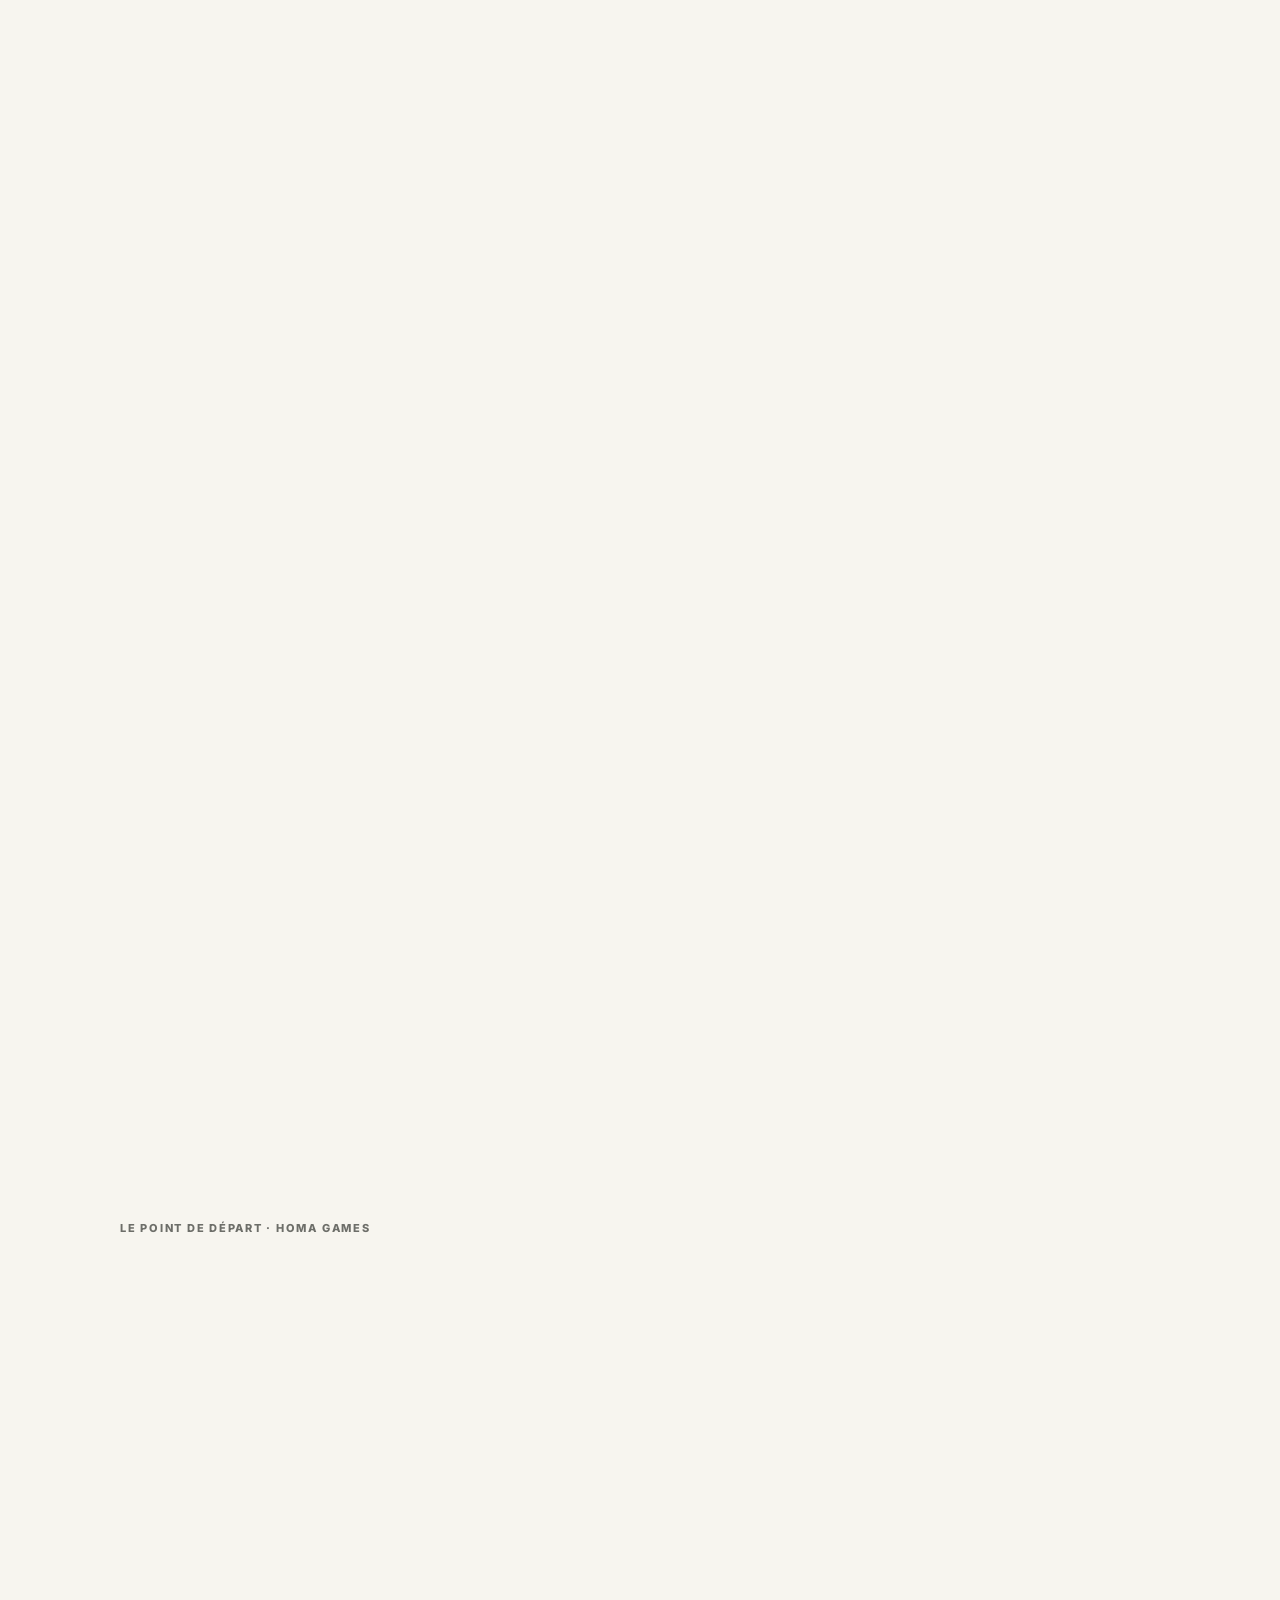
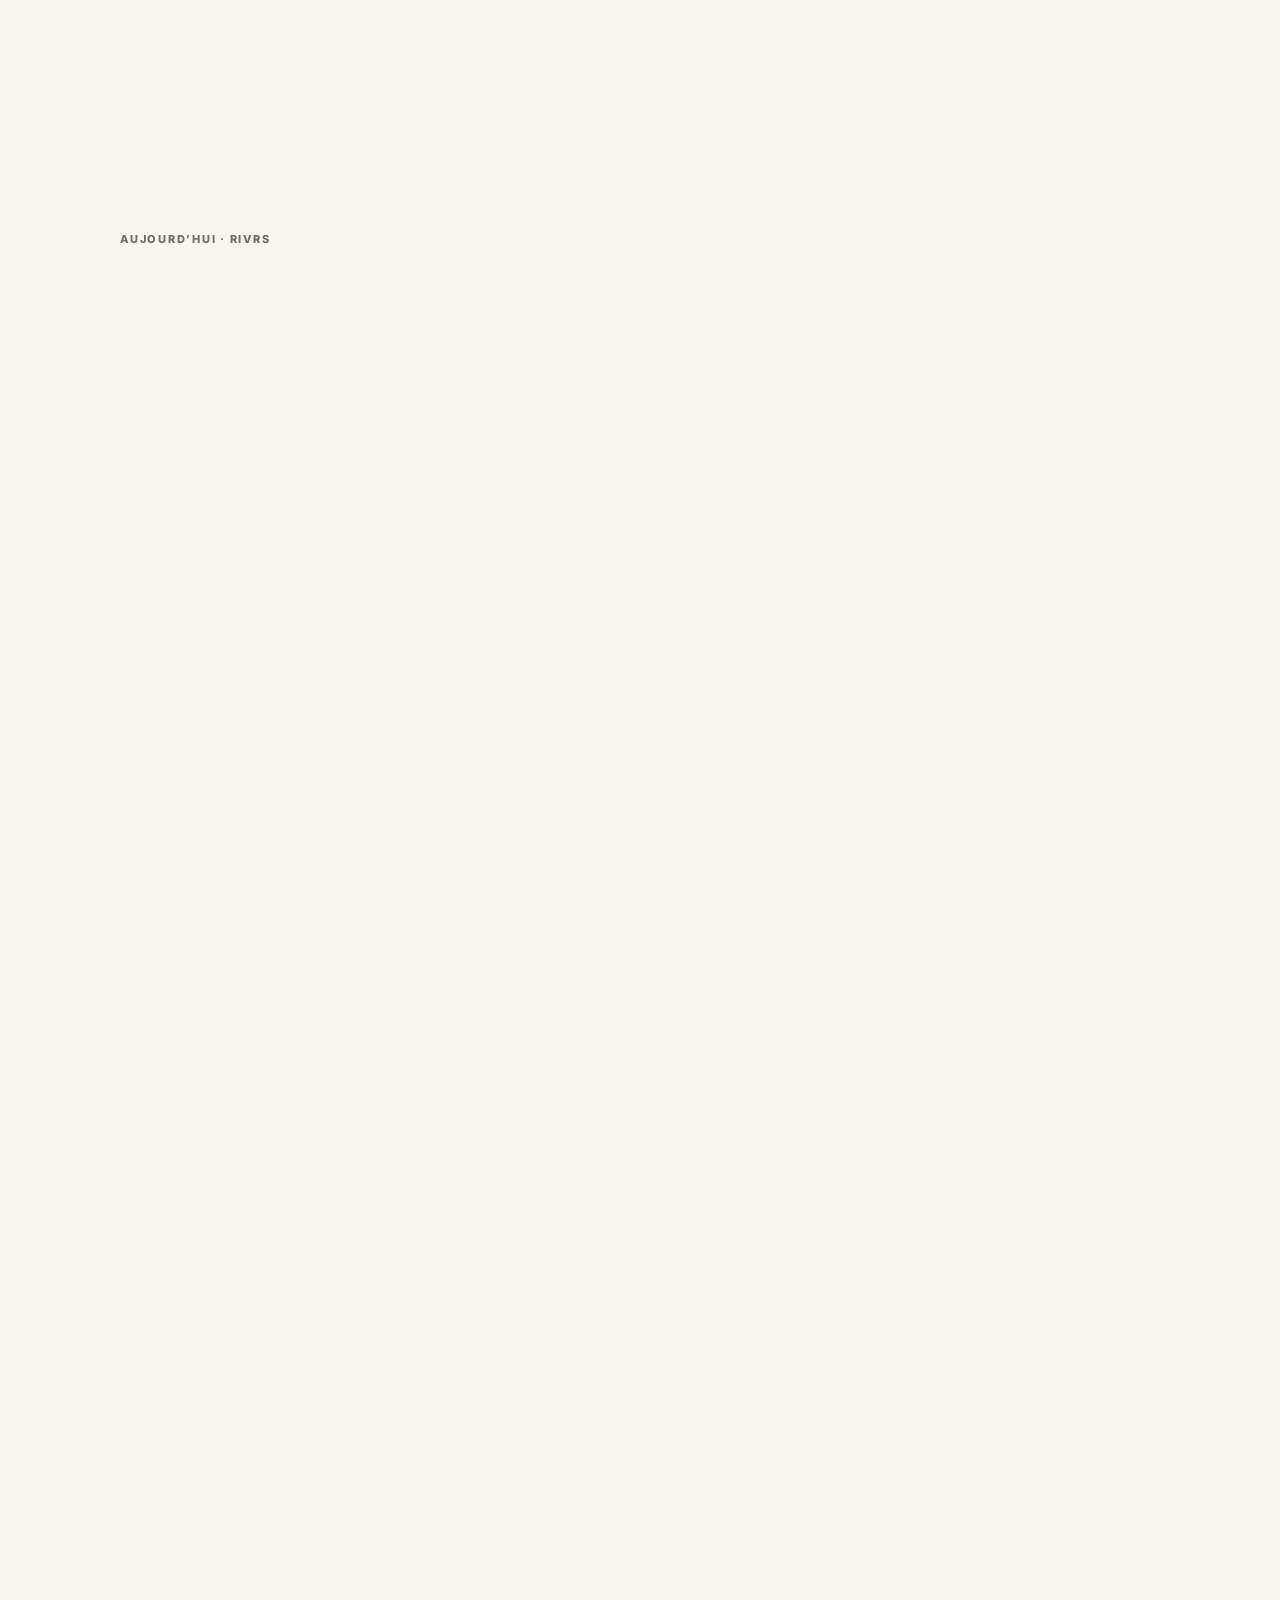
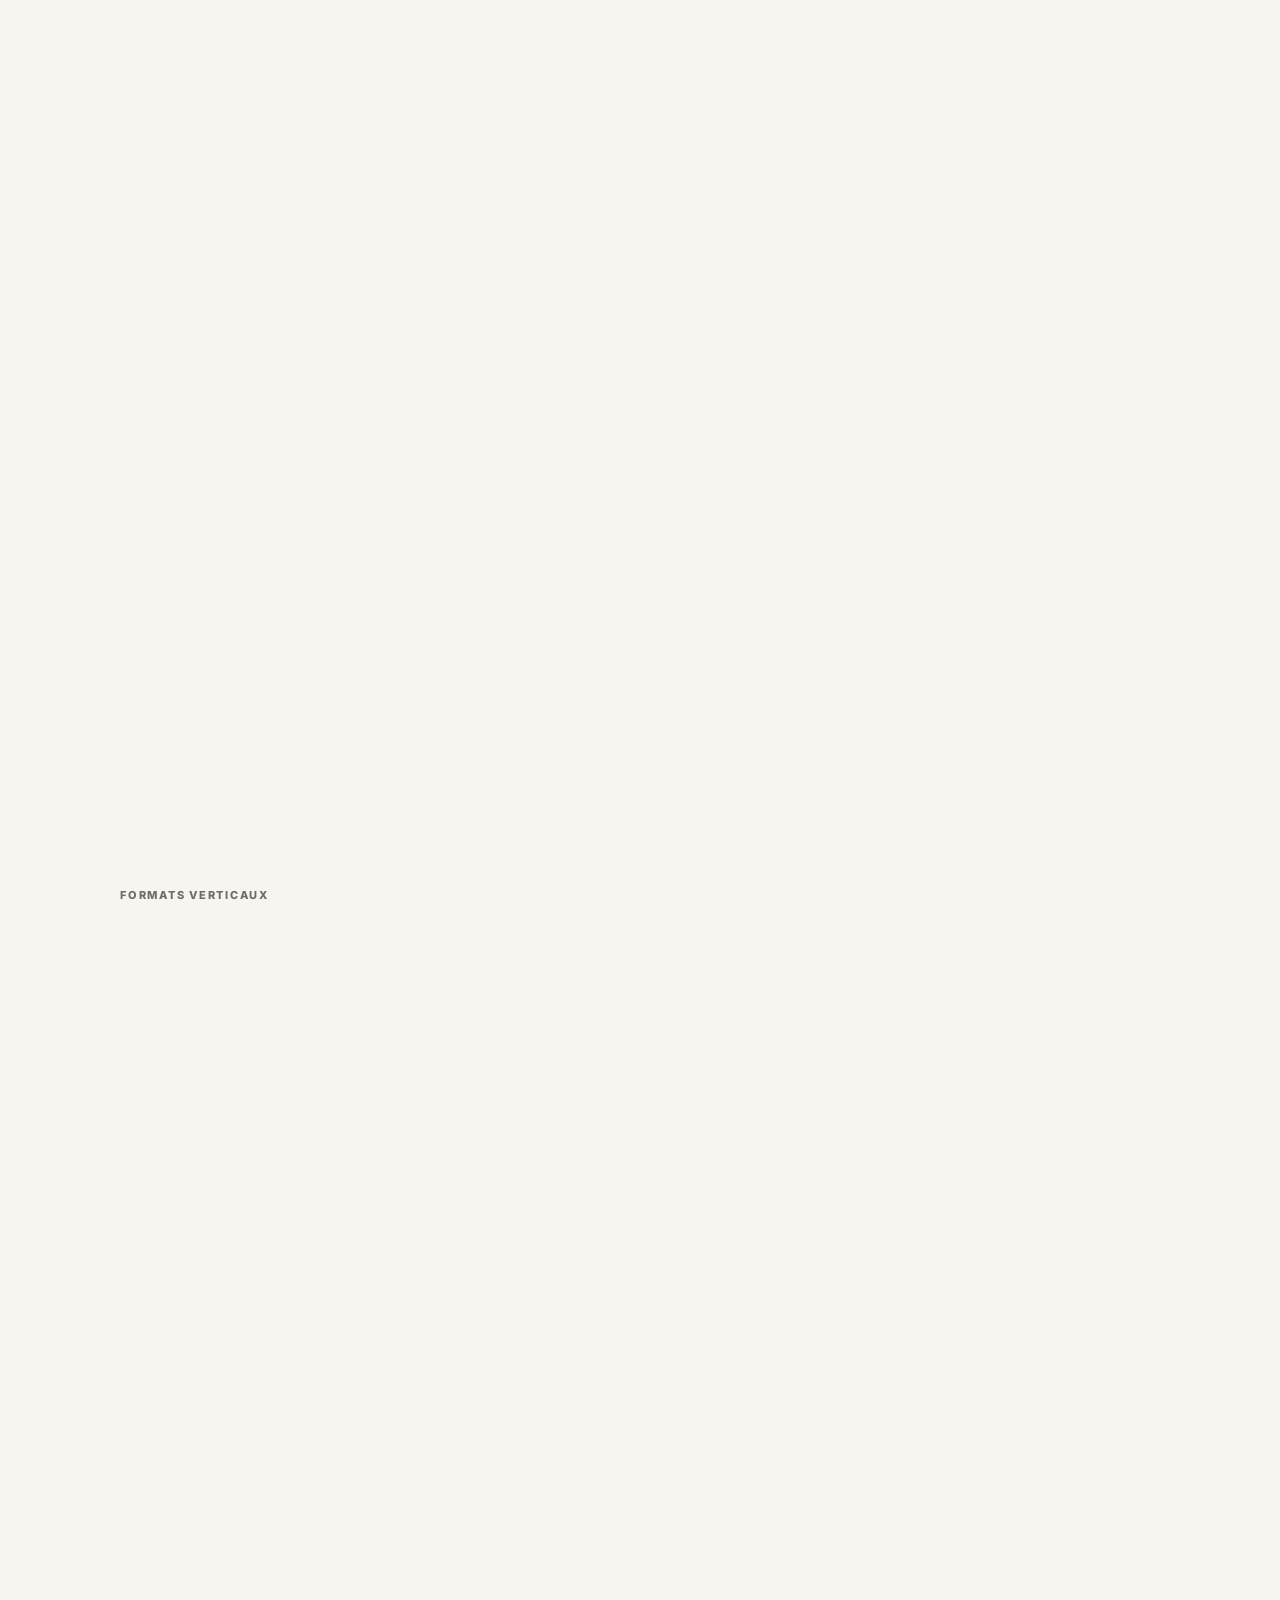
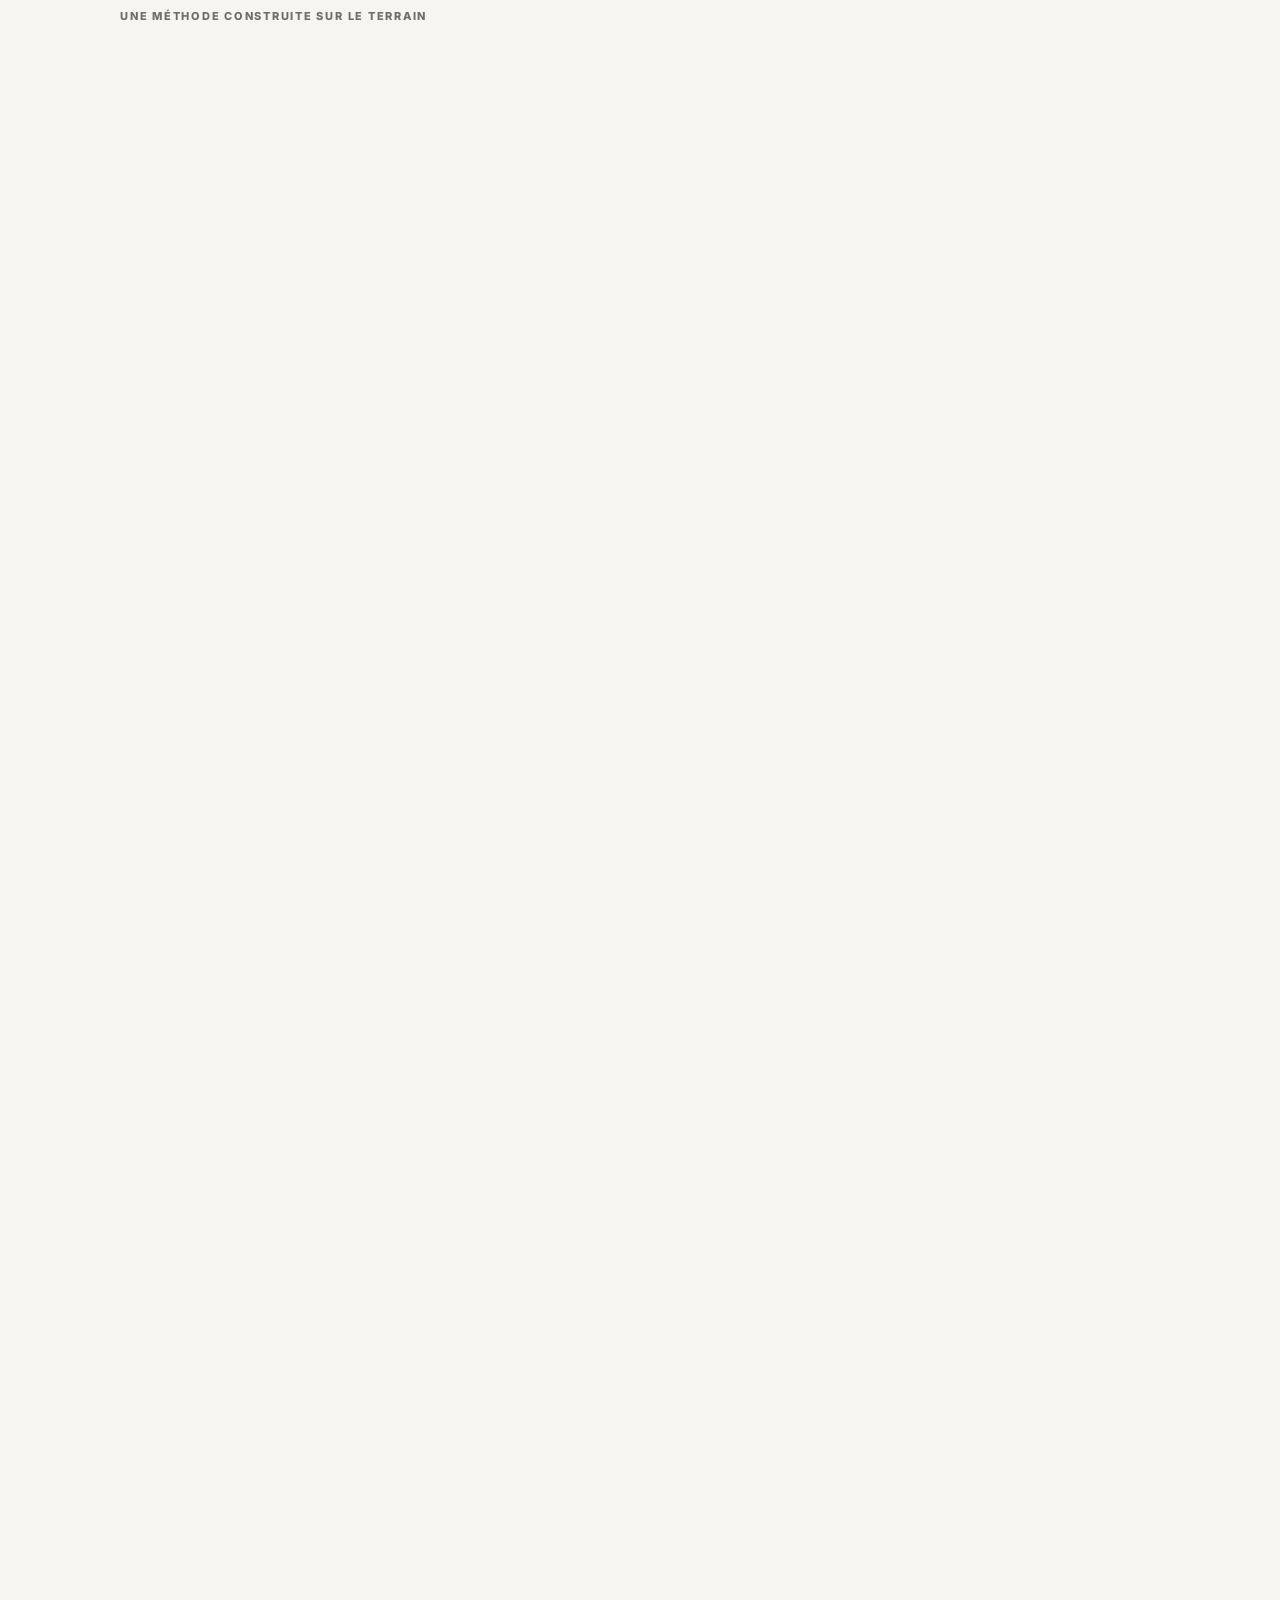
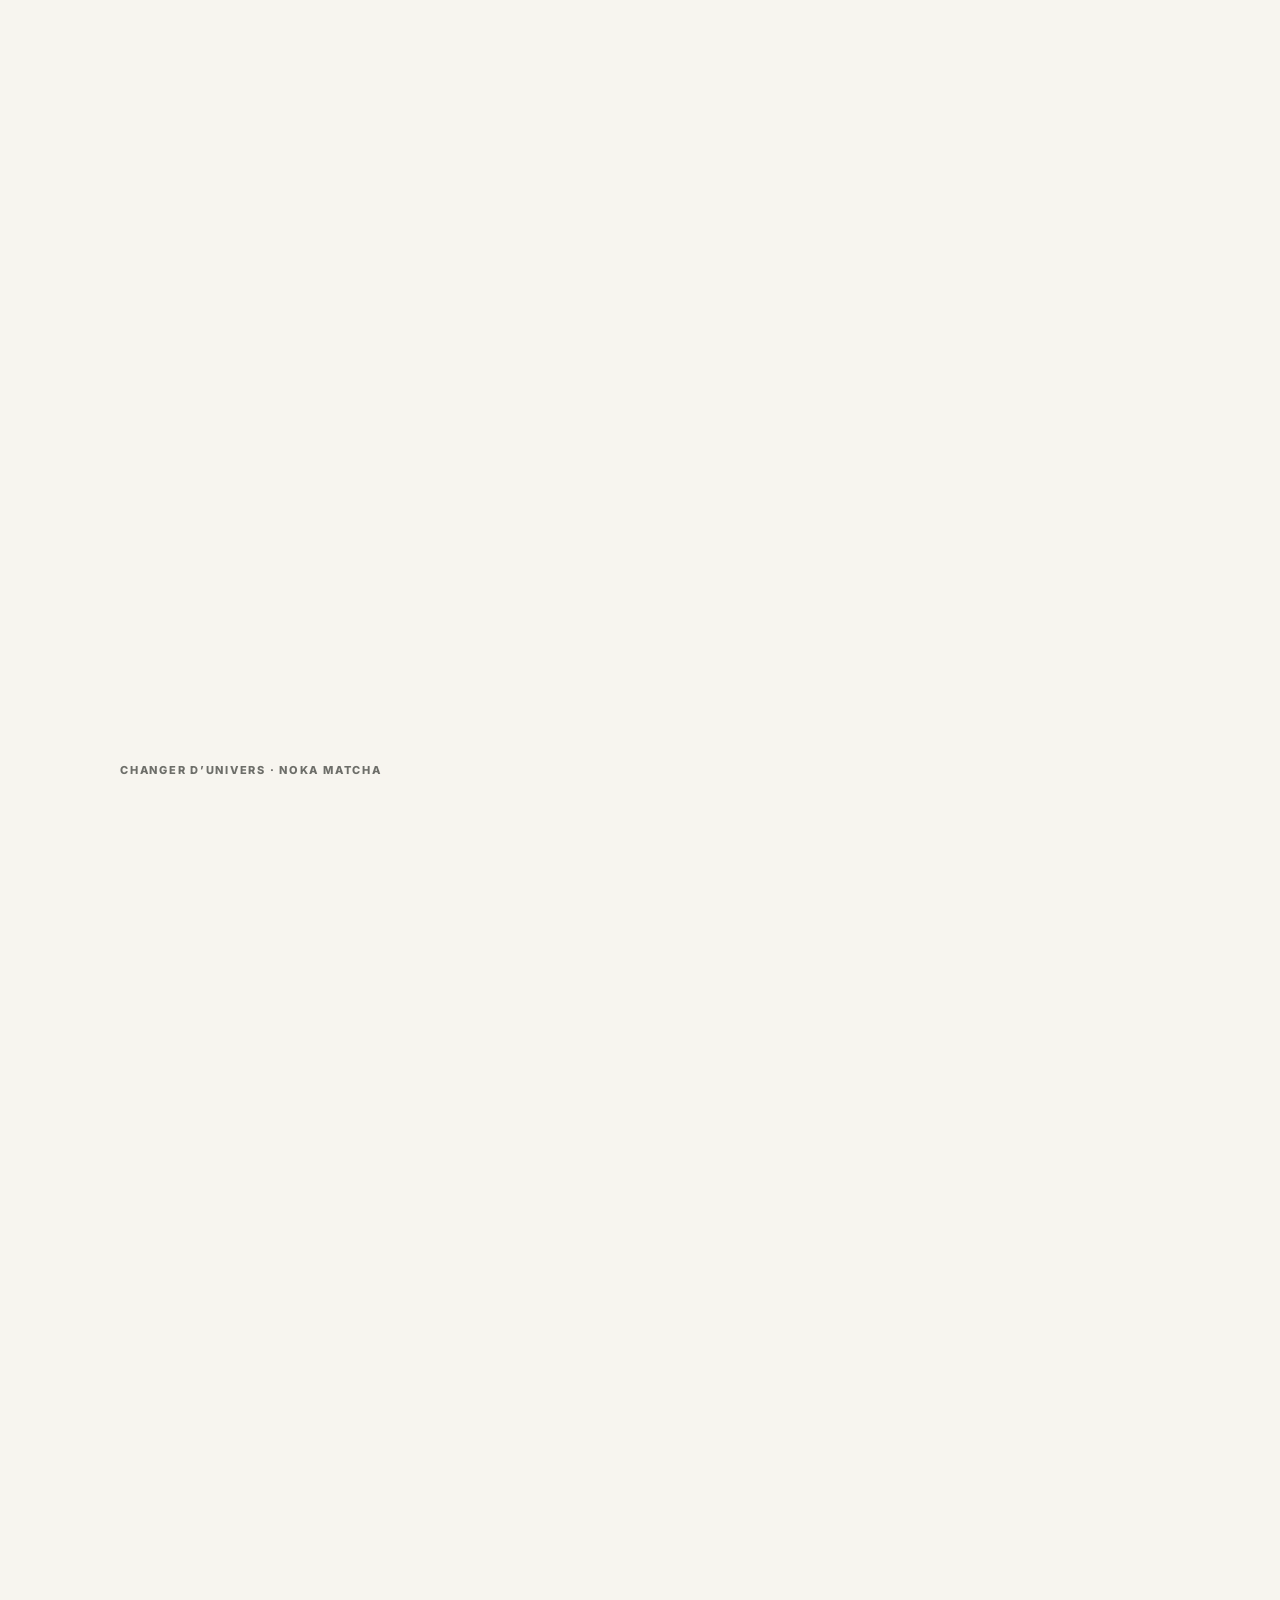
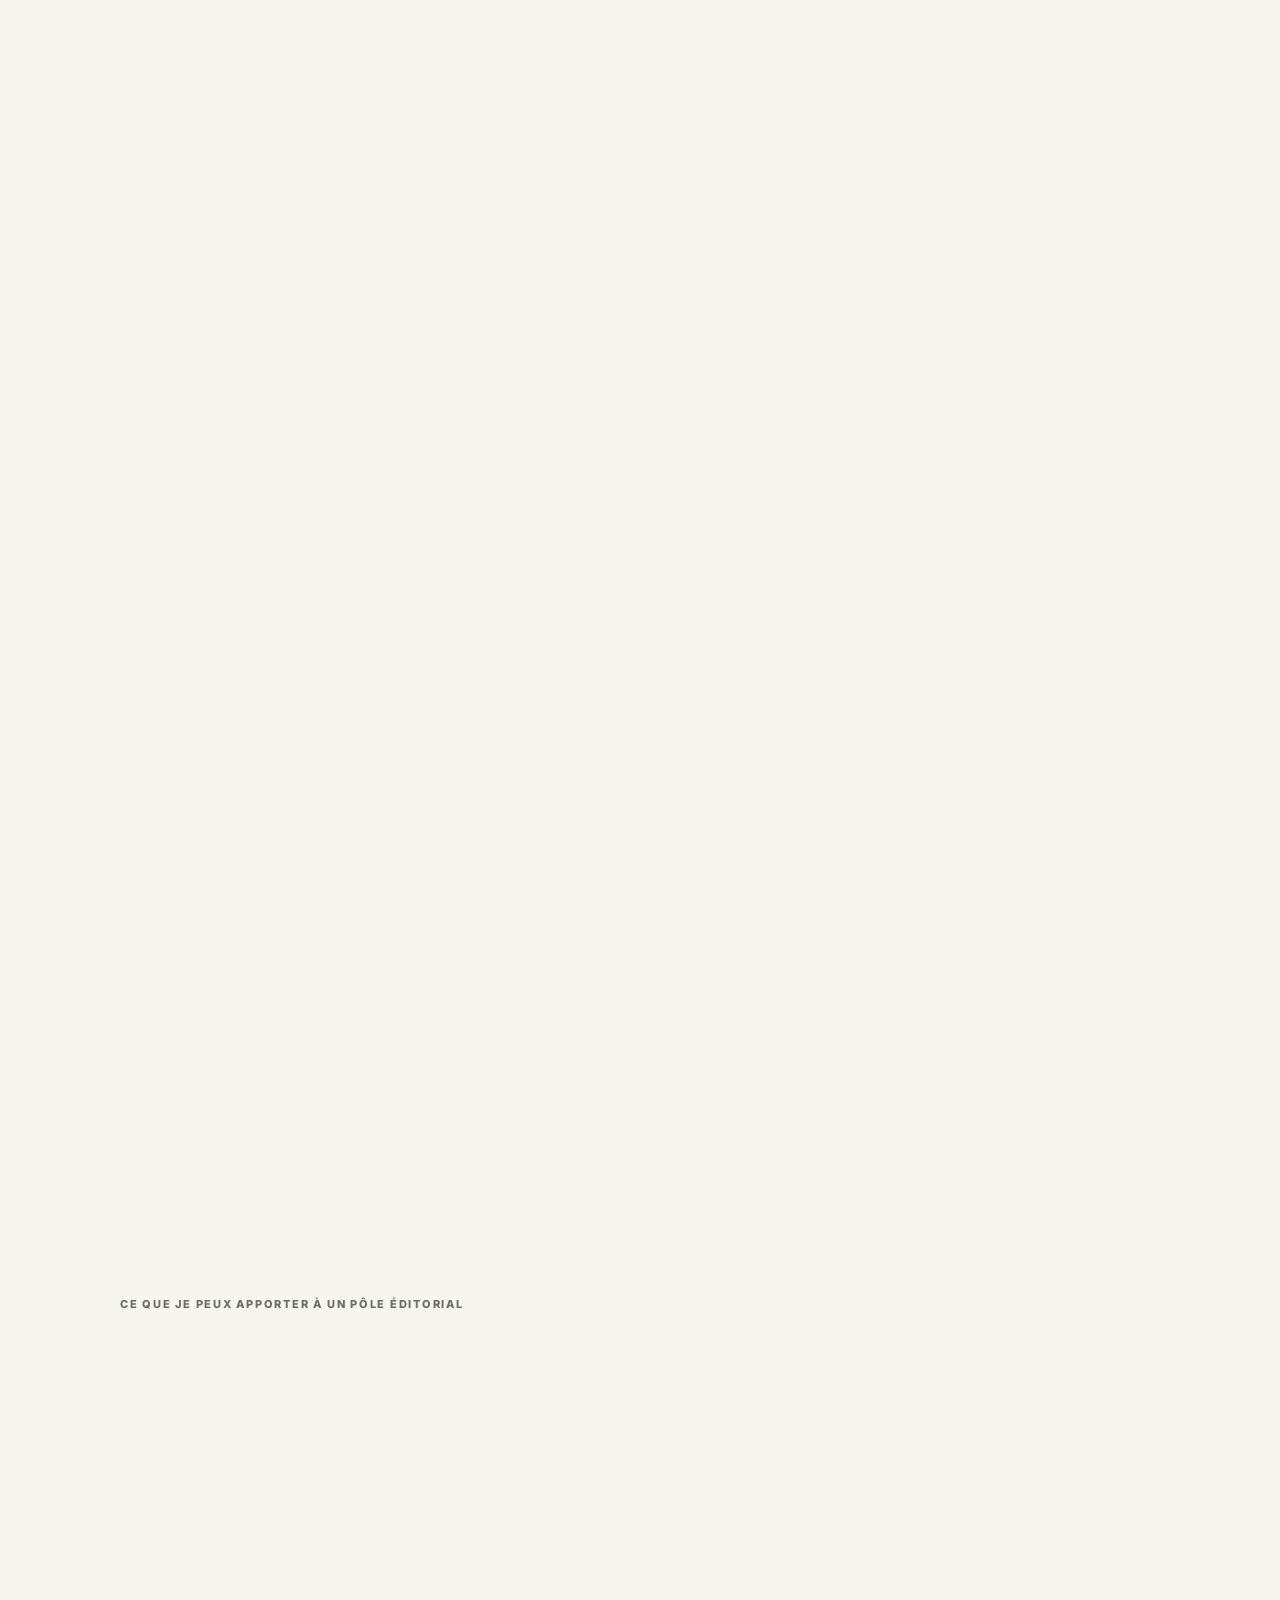
<file: creative-strategist/index.html>
<!doctype html>
<html lang="fr">
<head>
  <meta charset="utf-8">
  <meta name="viewport" content="width=device-width,initial-scale=1">
  <meta name="description" content="Ambroise Gonon, stratégie éditoriale, formats vidéo et systèmes créatifs.">
  <title>Ambroise Gonon | Creative Strategist</title>
  <link rel="preconnect" href="https://fonts.googleapis.com">
  <link rel="preconnect" href="https://fonts.gstatic.com" crossorigin>
  <link href="https://fonts.googleapis.com/css2?family=Archivo+Black&family=Inter:ital,wght@0,500;0,600;0,700;0,800;1,700;1,800&display=swap" rel="stylesheet">
  <style>
    :root{--ink:#121316;--paper:#f7f5ef;--muted:#6d6e69;--blue:#4978ef;--coral:#f06e55;--matcha:#a9c88d;--line:rgba(18,19,22,.14);--yellow:#eedc8a;--radius:22px}
    *{box-sizing:border-box}
    html{overflow-x:clip;scroll-behavior:smooth;background:var(--paper)}
    body{margin:0;overflow-x:clip;color:var(--ink);background:var(--paper);font-family:Inter,Arial,sans-serif;line-height:1.4}
    a{color:inherit}.shell{width:min(1040px,calc(100% - 56px));margin-inline:auto}
    ::selection{background:var(--yellow)}
    :focus-visible{outline:3px solid var(--blue);outline-offset:4px}
    .topbar{position:fixed;z-index:100;inset:0 0 auto;display:flex;align-items:center;justify-content:space-between;padding:17px 27px;background:rgba(247,245,239,.88);border-bottom:1px solid var(--line);backdrop-filter:blur(14px)}
    .brand{font-size:13px;font-weight:800;letter-spacing:.13em;text-decoration:none}.nav{display:flex;gap:8px}.nav a{padding:8px 11px;border-radius:999px;font-size:10px;font-weight:800;letter-spacing:.06em;text-decoration:none;text-transform:uppercase}.nav a:last-child{color:#fff;background:var(--ink)}
    .progress{position:fixed;z-index:110;top:0;left:0;width:100%;height:3px;transform:scaleX(0);transform-origin:left;background:var(--coral)}
    .chapter{position:relative;min-height:250vh}.chapter-stage{position:sticky;top:0;display:grid;align-items:center;min-height:100svh;padding:96px 0 54px;overflow:hidden}
    .script{display:flex;flex-direction:column;align-items:flex-start;gap:.08em;max-width:900px;font-family:"Archivo Black",Impact,sans-serif;font-size:clamp(29px,3.3vw,46px);letter-spacing:-.047em;line-height:1}
    .beat{--r:0;--m:0;display:block;opacity:var(--r);transform:translate3d(0,calc((1 - var(--m))*9px),0)}
    .beat.soft{color:var(--muted)}.beat.blue{color:var(--blue)}.beat.coral{color:var(--coral)}.beat.matcha{color:#83a668}
    .eyebrow{margin:0 0 22px;color:var(--muted);font-size:11px;font-weight:800;letter-spacing:.16em;text-transform:uppercase}
    .note{--r:0;max-width:690px;margin:29px 0 0;opacity:var(--r);color:var(--muted);font-size:15px;font-weight:600;line-height:1.55}
    .intro{min-height:285vh}.intro .script{font-size:clamp(31px,3.5vw,49px)}.intro .beat:first-child{margin-bottom:24px;font-family:Inter,Arial,sans-serif;font-size:.34em;font-weight:800;letter-spacing:.02em}
    .chapter-cue{--cue:0;position:absolute;bottom:24px;left:50%;width:2px;height:38px;opacity:var(--cue);transform:translateX(-50%);transition:opacity .14s ease;pointer-events:none}.chapter-cue::after{content:"";display:block;width:100%;height:100%;background:var(--blue);transform-origin:top;animation:pulse 1.15s ease-in-out infinite}@keyframes pulse{50%{transform:scaleY(.35);opacity:.4}}
    .split{display:grid;grid-template-columns:minmax(0,.9fr) minmax(360px,1.1fr);gap:54px;align-items:center}.split .script{font-size:clamp(25px,2.35vw,34px)}
    .visual{--v:0;opacity:var(--v);transform:translateY(calc((1 - var(--v))*15px)) scale(calc(.985 + var(--v)*.015))}
    .creator-wall{height:min(70vh,650px);overflow:hidden;transform:perspective(1000px) rotateY(-7deg) rotateX(1deg);filter:drop-shadow(-15px 22px 28px rgba(20,20,20,.2));-webkit-mask-image:linear-gradient(to bottom,transparent,#000 9%,#000 91%,transparent);mask-image:linear-gradient(to bottom,transparent,#000 9%,#000 91%,transparent)}
    .creator-grid{display:grid;grid-template-columns:repeat(3,1fr);gap:7px;width:114%;margin:-155px 0 0 -7%;transform:rotate(-1deg)}.creator-column{display:flex;flex-direction:column;gap:7px;will-change:transform}.creator-column:nth-child(2){margin-top:-105px}.creator-card{position:relative;margin:0;overflow:hidden;aspect-ratio:9/16;background:#ddd;border-radius:9px}.creator-card video{display:block;width:100%;height:100%;object-fit:cover}.creator-card figcaption{position:absolute;left:7px;bottom:7px;padding:5px 7px;color:#fff;background:rgba(0,0,0,.66);border-radius:5px;font-size:7px;font-weight:800;letter-spacing:.04em}
    .stats{--r:0;display:flex;flex-wrap:wrap;gap:8px;margin-top:28px;opacity:var(--r);transform:translateY(calc((1 - var(--r))*8px))}.stats span{padding:8px 11px;background:#e5e4df;border:1px solid rgba(18,19,22,.08);border-radius:999px;font-size:10px;font-weight:800}
    .proof-links{--r:0;display:flex;flex-wrap:wrap;gap:9px;margin-top:28px;opacity:var(--r);transform:translateY(calc((1 - var(--r))*8px))}.proof-links a{display:inline-flex;align-items:center;gap:8px;padding:10px 13px;color:var(--ink);background:#e8e7e2;border:1px solid var(--line);border-radius:999px;font-size:11px;font-weight:800;text-decoration:none}.proof-links a::after{content:"↗";color:var(--blue)}.proof-links a:hover{background:#deddd7}
    .quote{min-height:190vh}.quote blockquote{max-width:820px;margin:0;font-size:clamp(26px,3vw,42px);font-style:italic;font-weight:800;letter-spacing:-.04em;line-height:1.06;transform:rotate(-1.3deg);transform-origin:left}.quote cite{display:block;margin-top:18px;color:var(--muted);font-size:12px;font-style:normal;font-weight:700;letter-spacing:0}
    .method{min-height:250vh}.method-grid{--r:0;display:grid;grid-template-columns:repeat(4,1fr);gap:10px;margin-top:52px;opacity:var(--r);transform:translateY(calc((1 - var(--r))*12px))}.method-card{min-height:185px;padding:22px;background:#ecebe6;border:1px solid var(--line);border-radius:16px}.method-card b{display:block;margin-bottom:18px;font-family:"Archivo Black",Impact,sans-serif;font-size:25px;letter-spacing:-.04em}.method-card p{margin:0;color:var(--muted);font-size:13px;font-weight:600}
    .noka-deck{position:relative;width:min(100%,500px);height:min(67svh,600px);margin-inline:auto}.noka-card{position:absolute;top:50%;left:50%;width:62%;overflow:hidden;aspect-ratio:9/16;border-radius:20px;box-shadow:0 24px 54px rgba(18,19,22,.18);transition:transform .4s,opacity .3s,filter .3s}.noka-card video{display:block;width:100%;height:100%;object-fit:cover}.noka-card.active{z-index:3;transform:translate(-50%,-50%)}.noka-card.left{z-index:1;opacity:.64;filter:saturate(.72);transform:translate(-82%,-46%) rotate(-7deg) scale(.8)}.noka-card.right{z-index:2;opacity:.82;transform:translate(-18%,-45%) rotate(7deg) scale(.84)}
    .deliverables{min-height:265vh}.deliverables .script{font-size:clamp(28px,2.9vw,41px)}.fit-list{--r:0;display:grid;grid-template-columns:repeat(2,1fr);gap:9px;margin-top:36px;opacity:var(--r)}.fit-item{padding:20px 22px;background:#e8e7e2;border:1px solid var(--line);border-radius:15px}.fit-item b{display:block;margin-bottom:6px;font-size:12px;letter-spacing:.08em;text-transform:uppercase}.fit-item span{color:var(--muted);font-size:13px;font-weight:600}
    .finale{min-height:285vh}.finale .script{font-size:clamp(29px,3vw,43px)}.contact{--r:0;display:flex;align-items:center;justify-content:space-between;gap:28px;margin-top:48px;padding-top:25px;border-top:1px solid var(--line);opacity:var(--r)}.contact p{margin:0;color:var(--muted);font-size:13px;font-weight:600}.contact button{padding:0 0 5px;background:none;border:0;border-bottom:2px solid var(--coral);font-size:18px;font-weight:800;cursor:pointer}.copy-note{min-height:17px;margin-top:7px!important;color:var(--blue)!important;font-size:10px!important}
    @media(max-width:900px){.shell{width:min(720px,calc(100% - 38px))}.chapter{min-height:290vh}.split{grid-template-columns:1fr;gap:24px}.visual{width:min(100%,560px);margin-inline:auto}.creator-wall{height:450px;transform:none}.noka-deck{height:430px}.method-grid{grid-template-columns:repeat(2,1fr)}}
    @media(max-width:580px){.shell{width:calc(100% - 30px)}.topbar{padding:14px}.brand{font-size:12px}.nav a:not(:last-child){display:none}.chapter{min-height:320vh}.chapter-stage{padding:78px 0 30px}.script,.intro .script{font-size:clamp(25px,7vw,33px)}.split .script,.deliverables .script,.finale .script{font-size:clamp(22px,6vw,29px)}.note{font-size:13px}.creator-wall{height:360px}.method-grid{grid-template-columns:1fr 1fr;gap:7px;margin-top:28px}.method-card{min-height:150px;padding:16px}.method-card b{font-size:20px}.fit-list{grid-template-columns:1fr}.noka-deck{height:330px}.contact{display:block}.contact button{margin-top:24px;font-size:15px}}
    @media(prefers-reduced-motion:reduce){html{scroll-behavior:auto}.beat,.note,.visual,.stats,.proof-links,.method-grid,.fit-list,.contact{opacity:1!important;transform:none!important}.chapter-cue::after{animation:none}.creator-column{transform:none!important}}
  </style>
</head>
<body id="top">
  <div class="progress" id="progress"></div>
  <header class="topbar"><a class="brand" href="#top">AMBROISE GONON</a><nav class="nav" aria-label="Navigation"><a href="#creators">Créateurs</a><a href="#method">Méthode</a><a href="#contact">Contact</a></nav></header>
  <main>
    <section class="chapter intro"><div class="chapter-stage"><div class="shell"><div class="script"><span class="beat">Salut, moi c’est Ambroise.</span><span class="beat">Je cherche les idées</span><span class="beat">qui méritent</span><span class="beat">qu’on s’arrête.</span><span class="beat soft">Puis je trouve</span><span class="beat blue">la bonne manière</span><span class="beat blue">de les raconter.</span></div><p class="note">Growth Lead depuis plus de cinq ans, je travaille à l’intersection de la stratégie d’acquisition, de la production vidéo et de l’analyse des performances.</p></div></div></section>

    <section class="chapter"><div class="chapter-stage"><div class="shell"><p class="eyebrow">Le point de départ · Homa Games</p><div class="script"><span class="beat">J’ai d’abord appris</span><span class="beat">à interpréter la donnée.</span><span class="beat soft">Rétention. Clics. Conversion.</span><span class="beat">Indispensable.</span><span class="beat coral">Mais la data</span><span class="beat coral">n’écrit pas une bonne vidéo.</span></div><p class="note">Chez Homa Games, je pilotais l’acquisition et la monétisation d’un portefeuille de six jeux mobiles, avec jusqu’à 100&nbsp;k$ investis chaque semaine. J’analysais les cohortes, la LTV, le ROAS et les performances créatives pour décider quoi tester, arrêter ou déployer à plus grande échelle.</p></div></div></section>

    <section class="chapter" id="creators" data-visual-at=".24"><div class="chapter-stage"><div class="shell split"><div><p class="eyebrow">Aujourd’hui · Rivrs</p><div class="script"><span class="beat">Aujourd’hui, je travaille</span><span class="beat blue">au quotidien</span><span class="beat blue">avec des influenceurs</span><span class="beat blue">et des créateurs de contenu.</span><span class="beat">Nous cherchons l’angle,</span><span class="beat">coécrivons le script</span><span class="beat">et affinons le message.</span></div><p class="note">Cette collaboration permanente m’a appris à écrire pour être compris et regardé, mais aussi à tenir compte de la personnalité, du rythme et de la manière de parler de chaque créateur. Je pilote aujourd’hui ce travail pour dix jeux, avec une équipe de sept personnes.</p><div class="stats"><span>50+ CRÉATEURS</span><span>50+ VIDÉOS / SEMAINE</span><span>20+ COMPTES</span><span>5 LANGUES</span></div></div><div class="visual creator-wall"><div class="creator-grid"><div class="creator-column" data-direction="-1"><figure class="creator-card"><video muted loop playsinline preload="none" poster="../selected-work/media/posters/rivrs-question.webp" data-src="../selected-work/media/web/rivrs-question.mp4" data-start="2"></video><figcaption>QUESTION</figcaption></figure><figure class="creator-card"><video muted loop playsinline preload="none" poster="../selected-work/media/posters/rivrs-progression.webp" data-src="../selected-work/media/web/rivrs-progression.mp4" data-start="11"></video><figcaption>PROGRESSION</figcaption></figure><figure class="creator-card"><video muted loop playsinline preload="none" poster="../selected-work/media/posters/rivrs-rule.webp" data-src="../selected-work/media/web/rivrs-rule.mp4" data-start="5"></video><figcaption>RÈGLE</figcaption></figure></div><div class="creator-column" data-direction="1"><figure class="creator-card"><video muted loop playsinline preload="none" poster="../selected-work/media/posters/rivrs-contrarian.webp" data-src="../selected-work/media/web/rivrs-contrarian.mp4" data-start="13"></video><figcaption>ANGLE</figcaption></figure><figure class="creator-card"><video muted loop playsinline preload="none" poster="../selected-work/media/posters/rivrs-unique.webp" data-src="../selected-work/media/web/rivrs-unique.mp4" data-start="12"></video><figcaption>CRÉATEUR</figcaption></figure><figure class="creator-card"><video muted loop playsinline preload="none" poster="../selected-work/media/posters/rivrs-question.webp" data-src="../selected-work/media/web/rivrs-question.mp4" data-start="18"></video><figcaption>VARIANTE</figcaption></figure></div><div class="creator-column" data-direction="-1"><figure class="creator-card"><video muted loop playsinline preload="none" poster="../selected-work/media/posters/rivrs-rule.webp" data-src="../selected-work/media/web/rivrs-rule.mp4" data-start="15"></video><figcaption>OUVERTURE</figcaption></figure><figure class="creator-card"><video muted loop playsinline preload="none" poster="../selected-work/media/posters/rivrs-progression.webp" data-src="../selected-work/media/web/rivrs-progression.mp4" data-start="20"></video><figcaption>RYTHME</figcaption></figure><figure class="creator-card"><video muted loop playsinline preload="none" poster="../selected-work/media/posters/rivrs-contrarian.webp" data-src="../selected-work/media/web/rivrs-contrarian.mp4" data-start="24"></video><figcaption>HOOK</figcaption></figure></div></div></div></div></div></section>

    <section class="chapter"><div class="chapter-stage"><div class="shell"><p class="eyebrow">Formats verticaux</p><div class="script"><span class="beat">Reels. TikTok. Shorts.</span><span class="beat">C’est la matière</span><span class="beat blue">que je travaille</span><span class="beat blue">tous les jours.</span><span class="beat soft">Au travail.</span><span class="beat soft">Et en dehors.</span></div><p class="note">Je connais leurs codes parce que je produis et analyse quotidiennement des contenus verticaux. Il y a quelques années, j’ai lancé mon propre concept viral sur TikTok. J’accompagne également mon frère, photographe culinaire chez M57 Studio, dans la diversification de ses contenus courts pour ses clients.</p><div class="proof-links"><a href="https://www.tiktok.com/@bisdouille" target="_blank" rel="noreferrer">Mon projet TikTok</a><a href="https://www.instagram.com/m57.studio/" target="_blank" rel="noreferrer">M57 Studio</a></div></div></div></section>

    <section class="chapter quote" data-visual-at=".34"><div class="chapter-stage"><div class="shell"><div class="visual"><blockquote>« Mais d’où tu sors une idée pareille&nbsp;? »<cite>Édouard, mon collègue qui monte mes scripts</cite></blockquote></div></div></div></section>

    <section class="chapter method" id="method"><div class="chapter-stage"><div class="shell"><p class="eyebrow">Une méthode construite sur le terrain</p><div class="script"><span class="beat">Avec le temps,</span><span class="beat">j’ai structuré</span><span class="beat">une méthode simple.</span><span class="beat blue">Comprendre le fond.</span><span class="beat blue">Puis travailler la forme.</span></div><p class="note">L’objectif est d’obtenir un script assez structuré pour retenir l’attention, mais assez souple pour rester naturel lorsque la personne passe face caméra.</p><div class="method-grid"><article class="method-card"><b>01</b><p>Écouter la personne, son expertise, ses convictions et ses histoires.</p></article><article class="method-card"><b>02</b><p>Isoler l’angle qui crée de la curiosité sans trahir le fond.</p></article><article class="method-card"><b>03</b><p>Coécrire une ouverture, une structure et des formulations naturelles.</p></article><article class="method-card"><b>04</b><p>Lire la rétention et les réactions pour renforcer le format suivant.</p></article></div></div></div></section>

    <section class="chapter" id="noka" data-visual-at=".3"><div class="chapter-stage"><div class="shell split"><div><p class="eyebrow">Changer d’univers · Noka Matcha</p><div class="script"><span class="beat">Un autre produit.</span><span class="beat">Un autre public.</span><span class="beat soft">La même question.</span><span class="beat matcha">Quel angle donnera</span><span class="beat matcha">envie de regarder&nbsp;?</span></div><p class="note">J’ai accompagné cette marque e-commerce dans sa stratégie de media buying et de production de contenu sur Meta, Google, TikTok et Pinterest. Le travail créatif consistait notamment à transformer des attributs très sensoriels, comme le goût, la couleur, la texture et le rituel, en angles publicitaires immédiatement compréhensibles.</p></div><div class="visual noka-deck"><div class="noka-card active"><video muted loop playsinline preload="none" poster="../selected-work/media/posters/noka-texture.webp" data-src="../selected-work/media/web/noka-texture.mp4"></video></div><div class="noka-card right"><video muted loop playsinline preload="none" poster="../selected-work/media/posters/noka-color.webp" data-src="../selected-work/media/web/noka-color.mp4"></video></div><div class="noka-card left"><video muted loop playsinline preload="none" poster="../selected-work/media/posters/noka-ritual.webp" data-src="../selected-work/media/web/noka-ritual.mp4"></video></div></div></div></div></section>

    <section class="chapter deliverables"><div class="chapter-stage"><div class="shell"><p class="eyebrow">Ce que je peux apporter à un pôle éditorial</p><div class="script"><span class="beat">Des formats cohérents</span><span class="beat">avec la personne.</span><span class="beat soft">Et construits pour être</span><span class="beat blue">regardés, retenus</span><span class="beat blue">et déclinés.</span></div><p class="note">Je peux intervenir en amont sur les sujets et les angles, participer à la coécriture, structurer les retours aux équipes de production et utiliser les performances publiées pour orienter les prochains formats.</p><div class="fit-list"><div class="fit-item"><b>Angles</b><span>Faire émerger une idée forte plutôt que remplir un calendrier.</span></div><div class="fit-item"><b>Formats YouTube</b><span>Penser promesse, titre, miniature, ouverture et série récurrente comme un tout.</span></div><div class="fit-item"><b>Scripts</b><span>Coécrire avec les talents, sans lisser leur personnalité ni leur façon de parler.</span></div><div class="fit-item"><b>Itérations</b><span>Utiliser rétention, commentaires et signaux d’engagement pour améliorer la suite.</span></div></div></div></div></section>

    <section class="chapter finale" id="contact"><div class="chapter-stage"><div class="shell"><div class="script"><span class="beat">Je sais partir</span><span class="beat">d’un objectif marketing.</span><span class="beat">Le traduire en angles créatifs,</span><span class="beat coral">en scripts</span><span class="beat coral">et en formats concrets.</span></div><p class="note">Disponible en freelance pour renforcer une réflexion éditoriale, préparer de nouveaux formats et accompagner leur production puis leur amélioration dans le temps.</p><div class="contact"><div><p>Creative strategy · Formats vidéo · Scripts · Creator collaboration</p><p class="copy-note" id="copyNote" aria-live="polite"></p></div><button type="button" id="copyEmail" data-copy="ambroise.gonon@gmail.com">ambroise.gonon@gmail.com</button></div></div></div></section>
  </main>
  <script>
    const reducedMotion=matchMedia("(prefers-reduced-motion: reduce)"),clamp=(n,min=0,max=1)=>Math.min(max,Math.max(min,n)),smooth=t=>t*t*(3-2*t),chapters=Array.from(document.querySelectorAll(".chapter")),columns=Array.from(document.querySelectorAll(".creator-column"));
    chapters.filter(chapter=>!chapter.classList.contains("finale")).forEach(chapter=>{const cue=document.createElement("span");cue.className="chapter-cue";cue.setAttribute("aria-hidden","true");chapter.querySelector(".chapter-stage").append(cue)});
    function updateStory(){const maxScroll=document.documentElement.scrollHeight-innerHeight;document.getElementById("progress").style.transform=`scaleX(${maxScroll?scrollY/maxScroll:0})`;chapters.forEach(chapter=>{const rect=chapter.getBoundingClientRect(),distance=Math.max(1,chapter.offsetHeight-innerHeight),p=clamp(-rect.top/distance),beats=Array.from(chapter.querySelectorAll(".beat")),count=beats.length;beats.forEach((beat,index)=>{const start=chapter.classList.contains("intro")&&index===0?0:.05+index*(.72/Math.max(1,count)),visible=p>=start?1:0,motion=smooth(clamp((p-start)/.03));beat.style.setProperty("--r",visible);beat.style.setProperty("--m",motion)});const note=chapter.querySelector(".note");if(note)note.style.setProperty("--r",p>=.76?1:0);const visual=chapter.querySelector(".visual"),visualAt=Number(chapter.dataset.visualAt||.42);if(visual)visual.style.setProperty("--v",p>=visualAt?1:0);const stats=chapter.querySelector(".stats");if(stats)stats.style.setProperty("--r",p>=.8?1:0);const links=chapter.querySelector(".proof-links");if(links)links.style.setProperty("--r",p>=.8?1:0);const method=chapter.querySelector(".method-grid");if(method)method.style.setProperty("--r",p>=.77?1:0);const list=chapter.querySelector(".fit-list");if(list)list.style.setProperty("--r",p>=.77?1:0);const contact=chapter.querySelector(".contact");if(contact)contact.style.setProperty("--r",p>=.82?1:0);const cue=chapter.querySelector(".chapter-cue");if(cue)cue.style.setProperty("--cue",p>=.78&&p<1?1:0);if(chapter.id==="creators")columns.forEach((column,index)=>{const direction=Number(column.dataset.direction),distance=120+index*18;column.style.transform=`translate3d(0,${direction*(p-.5)*distance}px,0)`})})}
    let ticking=false;function requestUpdate(){if(!ticking){requestAnimationFrame(()=>{updateStory();ticking=false});ticking=true}}addEventListener("scroll",requestUpdate,{passive:true});addEventListener("resize",requestUpdate);updateStory();
    const observer=new IntersectionObserver(entries=>entries.forEach(entry=>{const video=entry.target;if(entry.isIntersecting){if(!video.src){video.src=video.dataset.src;video.addEventListener("loadedmetadata",()=>{const start=Number(video.dataset.start||0);if(start&&video.duration)video.currentTime=Math.min(start,video.duration-.2)},{once:true});video.load()}if(!reducedMotion.matches)video.play().catch(()=>{})}else video.pause()}),{rootMargin:"180px 0px",threshold:.06});document.querySelectorAll("video[data-src]").forEach(video=>observer.observe(video));
    document.getElementById("copyEmail").addEventListener("click",async event=>{try{await navigator.clipboard.writeText(event.currentTarget.dataset.copy);document.getElementById("copyNote").textContent="Email copié."}catch(error){document.getElementById("copyNote").textContent="Sélectionne l’adresse pour la copier."}});
  </script>
</body>
</html>
</file>
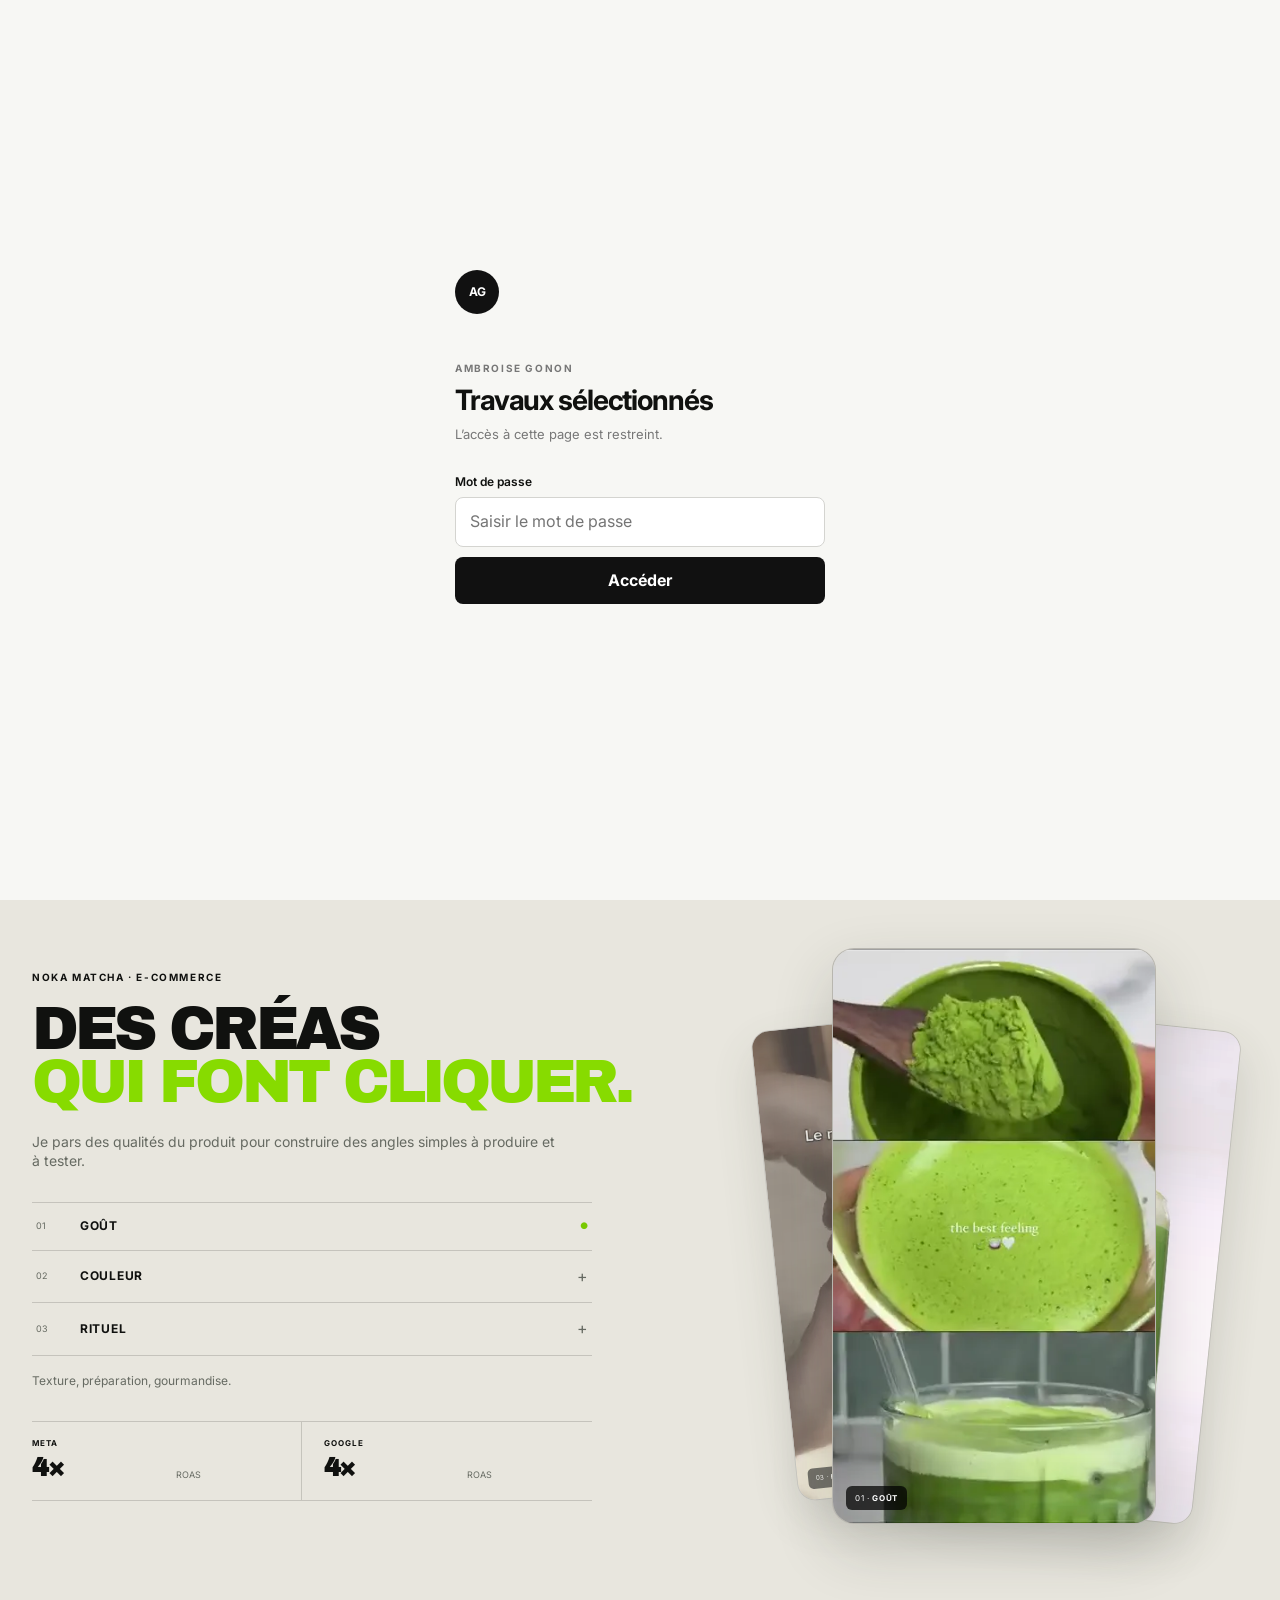
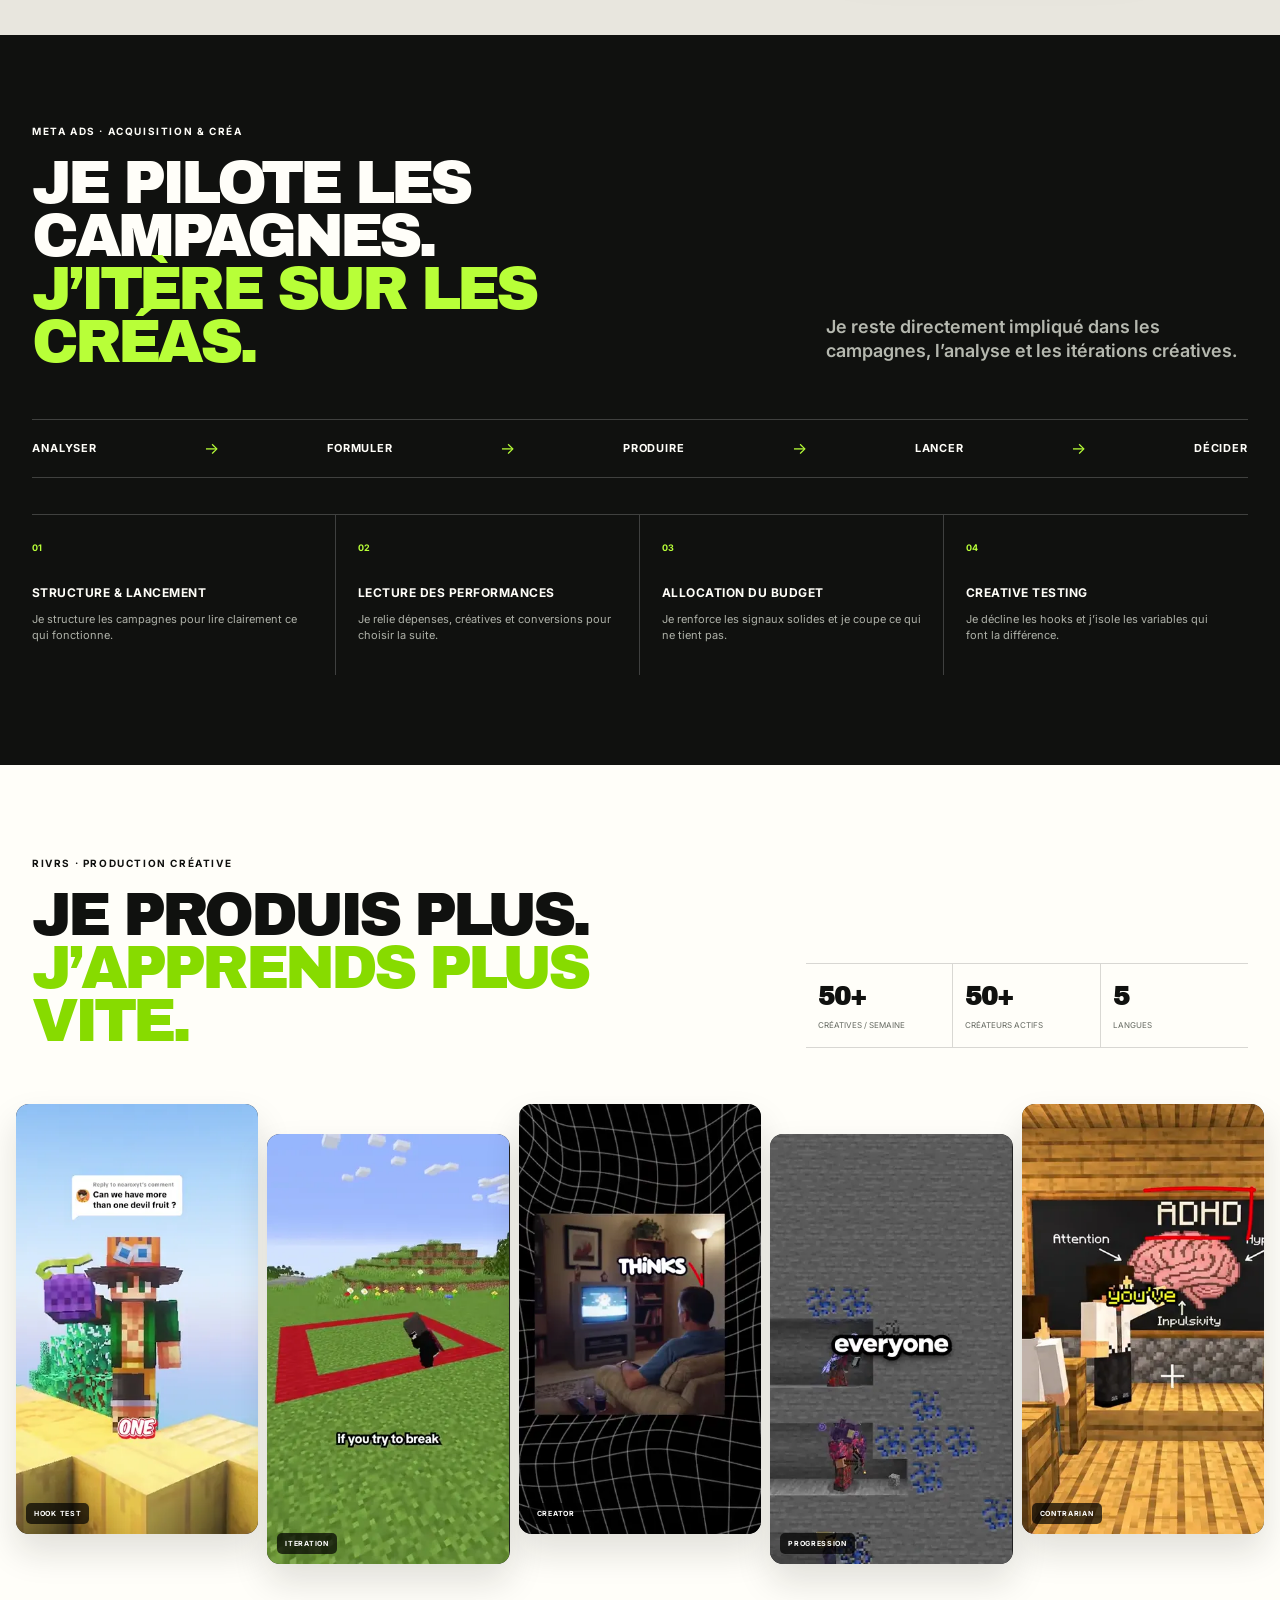
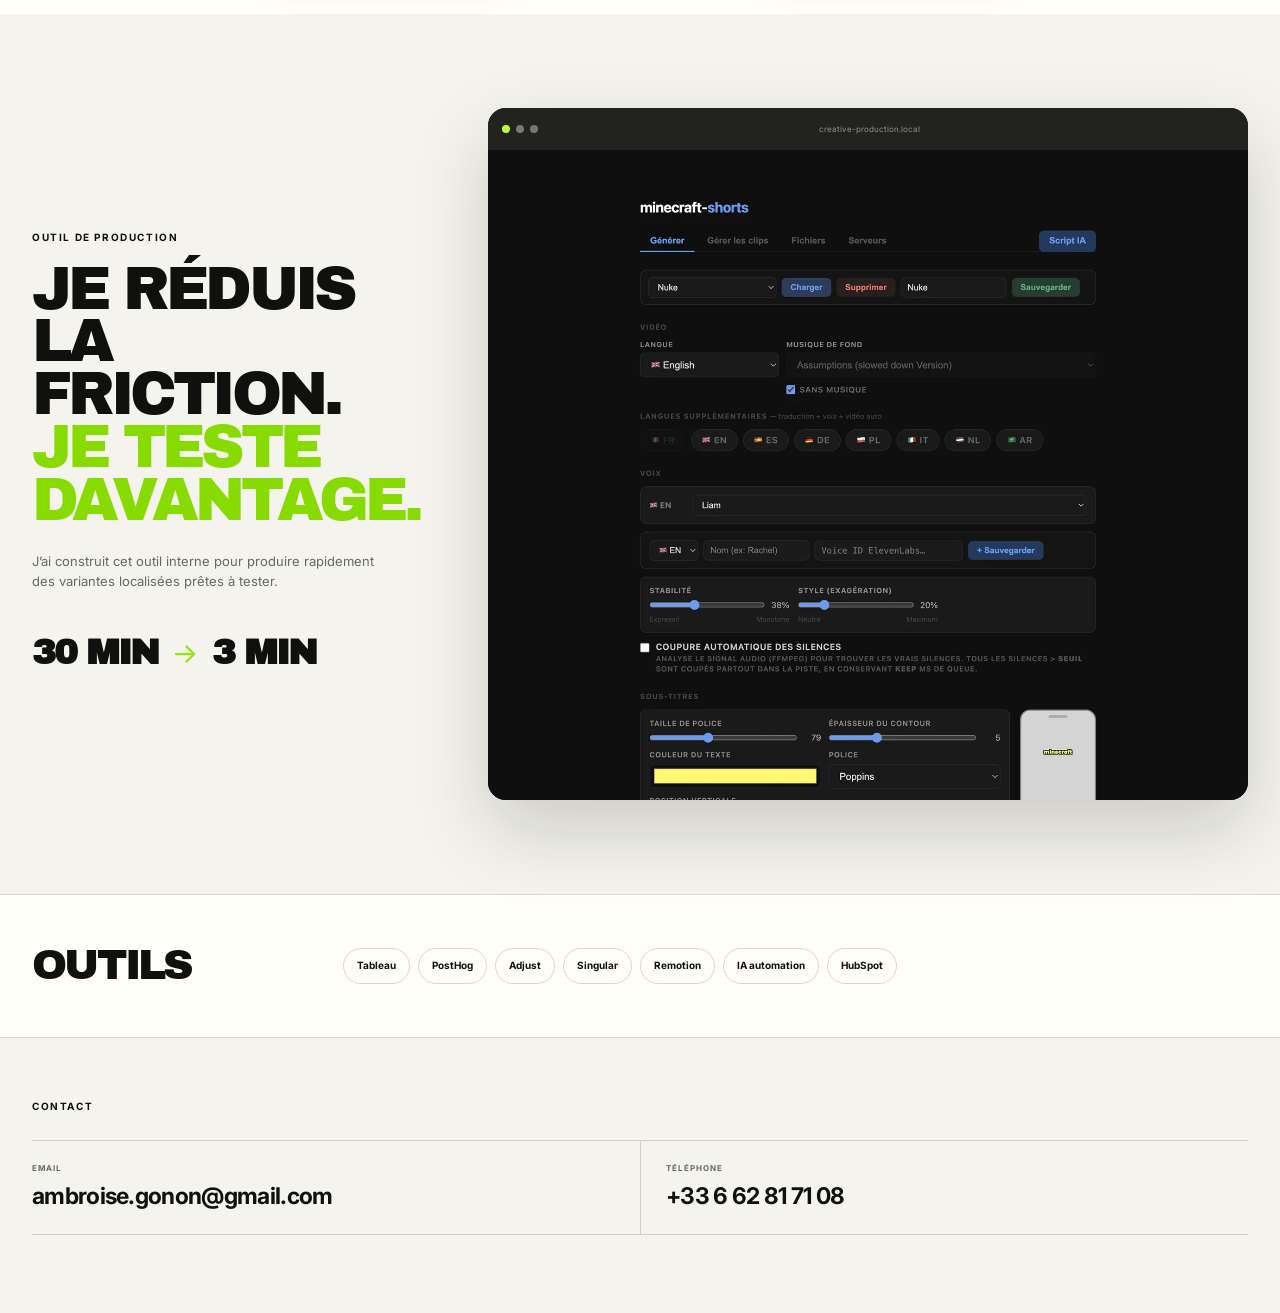
<file: dtc/index.html>
<!doctype html>
<html lang="fr">
<head>
  <meta charset="utf-8">
  <meta name="viewport" content="width=device-width, initial-scale=1">
  <meta name="description" content="Performance marketing et creative strategy — Ambroise Gonon.">
  <meta name="color-scheme" content="light">
  <title>Performance Work — Ambroise Gonon</title>
  <link rel="icon" href="../photo.jpg">
  <link rel="preconnect" href="https://fonts.googleapis.com">
  <link rel="preconnect" href="https://fonts.gstatic.com" crossorigin>
  <link href="https://fonts.googleapis.com/css2?family=Archivo+Black&amp;family=Inter:wght@400;500;600;700&amp;display=swap" rel="stylesheet">
  <link rel="stylesheet" href="styles.css">
  <script src="app.js" defer></script>
</head>
<body class="locked">
  <div class="gate" id="gate">
    <form class="gate__card" id="loginForm">
      <div class="gate__mark" aria-hidden="true">AG</div>
      <p class="gate__kicker">AMBROISE GONON</p>
      <h1 data-i18n="gate.title">Travaux sélectionnés</h1>
      <p class="gate__copy" data-i18n="gate.copy">L’accès à cette page est restreint.</p>
      <label for="password" data-i18n="gate.password">Mot de passe</label>
      <input id="password" type="password" autocomplete="current-password" data-i18n-placeholder="gate.placeholder" placeholder="Saisir le mot de passe" autofocus>
      <button type="submit" data-i18n="gate.access">Accéder</button>
      <p class="gate__error" id="error" role="alert"></p>
    </form>
  </div>

  <header class="topbar">
    <a class="brand" href="#top">AMBROISE GONON</a>
    <div class="topbar__actions">
      <div class="language-switcher" aria-label="Sélecteur de langue">
        <button class="language-button" type="button" data-lang="fr" aria-label="Voir en français" aria-pressed="true"><span aria-hidden="true">🇫🇷</span><span>FR</span></button>
        <button class="language-button" type="button" data-lang="en" aria-label="View in English" aria-pressed="false"><span aria-hidden="true">🇺🇸</span><span>EN</span></button>
      </div>
      <a class="contact-link" href="#contact">Contact</a>
    </div>
  </header>

  <main id="top">
    <section class="hero shell">
      <p class="eyebrow reveal" data-i18n="hero.eyebrow">PERFORMANCE MARKETING · CREATIVE STRATEGY</p>
      <h1 class="hero__title reveal" data-i18n-html="hero.title">JE TRANSFORME LE PRODUIT<br><span>EN ANGLES CRÉATIFS.</span></h1>
      <p class="hero__sub reveal" data-i18n="hero.sub">Meta Ads · E-commerce · Creative testing · Automatisation</p>
      <p class="hero__bio reveal" data-i18n="hero.bio">Depuis plus de 5 ans, je pilote l’acquisition et la production créative pour des apps, des jeux et des produits e-commerce. Je gère les campagnes, j’analyse les résultats et j’organise les itérations.</p>
      <div class="metrics reveal">
        <div><strong>$110K</strong><span data-i18n="metric.spend">de budget UA hebdomadaire</span></div>
        <div><strong>4×</strong><span data-i18n="metric.roas">ROAS e-commerce</span></div>
        <div><strong>50+</strong><span data-i18n="metric.creatives">créatives / semaine</span></div>
        <div><strong>5+</strong><span data-i18n="metric.years">ans d’expérience</span></div>
      </div>
    </section>

    <section class="noka-section" id="noka">
      <div class="shell noka-layout">
        <div class="section-copy reveal">
          <p class="eyebrow">NOKA MATCHA · E-COMMERCE</p>
          <h2 data-i18n-html="noka.title">DES CRÉAS<br><span>QUI FONT CLIQUER.</span></h2>
          <p class="section-intro" data-i18n="noka.intro">Je pars des qualités du produit pour construire des angles simples à produire et à tester.</p>
          <div class="angle-selector" id="nokaSelector" role="group" aria-label="Angles créatifs Noka">
            <button type="button" class="angle-button is-active" data-angle="taste" aria-pressed="true"><span>01</span><b data-i18n="noka.taste">Goût</b></button>
            <button type="button" class="angle-button" data-angle="color" aria-pressed="false"><span>02</span><b data-i18n="noka.color">Couleur</b></button>
            <button type="button" class="angle-button" data-angle="ritual" aria-pressed="false"><span>03</span><b data-i18n="noka.ritual">Rituel</b></button>
          </div>
          <p class="angle-copy" id="nokaCopy" data-i18n="noka.tasteCopy">Texture, préparation, gourmandise.</p>
          <div class="proof-row">
            <div><small>META</small><strong>4×</strong><span>ROAS</span></div>
            <div><small>GOOGLE</small><strong>4×</strong><span>ROAS</span></div>
          </div>
        </div>

        <div class="noka-deck reveal" id="nokaDeck" aria-label="Créatives Noka Matcha">
          <button class="noka-card is-active" type="button" data-angle="taste" aria-label="Créative goût">
            <video class="lazy-video" muted loop playsinline preload="none" poster="../selected-work/media/posters/noka-texture.webp" data-src="../selected-work/media/web/noka-texture.mp4"></video>
            <span>01 · <b data-i18n="noka.taste">Goût</b></span>
          </button>
          <button class="noka-card is-back-right" type="button" data-angle="color" aria-label="Créative couleur">
            <video class="lazy-video" muted loop playsinline preload="none" poster="../selected-work/media/posters/noka-color.webp" data-src="../selected-work/media/web/noka-color.mp4"></video>
            <span>02 · <b data-i18n="noka.color">Couleur</b></span>
          </button>
          <button class="noka-card is-back-left" type="button" data-angle="ritual" aria-label="Créative rituel">
            <video class="lazy-video" muted loop playsinline preload="none" poster="../selected-work/media/posters/noka-ritual.webp" data-src="../selected-work/media/web/noka-ritual.mp4"></video>
            <span>03 · <b data-i18n="noka.ritual">Rituel</b></span>
          </button>
        </div>
      </div>
    </section>

    <section class="operating-section" id="method">
      <div class="shell">
        <div class="operating-heading reveal">
          <div><p class="eyebrow">META ADS · ACQUISITION &amp; CRÉA</p><h2 data-i18n-html="method.title">JE PILOTE LES CAMPAGNES.<br><span>J’ITÈRE SUR LES CRÉAS.</span></h2></div>
          <p data-i18n="method.copy">Je reste directement impliqué dans les campagnes, l’analyse et les itérations créatives.</p>
        </div>
        <div class="workflow reveal" aria-label="Workflow de performance">
          <span data-i18n="flow.analyse">Analyser</span><i>→</i><span data-i18n="flow.hypothesis">Formuler</span><i>→</i><span data-i18n="flow.create">Produire</span><i>→</i><span data-i18n="flow.launch">Lancer</span><i>→</i><span data-i18n="flow.decide">Décider</span>
        </div>
        <div class="capabilities reveal">
          <article><span>01</span><h3 data-i18n="cap.structure">Structure &amp; lancement</h3><p data-i18n="cap.structureCopy">Je structure les campagnes pour lire clairement ce qui fonctionne.</p></article>
          <article><span>02</span><h3 data-i18n="cap.read">Lecture des performances</h3><p data-i18n="cap.readCopy">Je relie dépenses, créatives et conversions pour choisir la suite.</p></article>
          <article><span>03</span><h3 data-i18n="cap.budget">Allocation du budget</h3><p data-i18n="cap.budgetCopy">Je renforce les signaux solides et je coupe ce qui ne tient pas.</p></article>
          <article><span>04</span><h3 data-i18n="cap.testing">Creative testing</h3><p data-i18n="cap.testingCopy">Je décline les hooks et j’isole les variables qui font la différence.</p></article>
        </div>
      </div>
    </section>

    <section class="velocity-section" id="velocity">
      <div class="shell velocity-heading reveal">
        <div><p class="eyebrow">RIVRS · PRODUCTION CRÉATIVE</p><h2 data-i18n-html="velocity.title">JE PRODUIS PLUS.<br><span>J’APPRENDS PLUS VITE.</span></h2></div>
        <div class="velocity-metrics"><p><strong>50+</strong><span data-i18n="metric.creatives">créatives / semaine</span></p><p><strong>50+</strong><span data-i18n="velocity.creators">créateurs actifs</span></p><p><strong>5</strong><span data-i18n="velocity.languages">langues</span></p></div>
      </div>
      <div class="creative-strip reveal" aria-label="Sélection de créatives Rivrs">
        <figure><video class="lazy-video" muted loop playsinline preload="none" poster="../selected-work/media/posters/rivrs-question.webp" data-src="../selected-work/media/web/rivrs-question.mp4"></video><figcaption>HOOK TEST</figcaption></figure>
        <figure><video class="lazy-video" muted loop playsinline preload="none" poster="../selected-work/media/posters/rivrs-rule.webp" data-src="../selected-work/media/web/rivrs-rule.mp4"></video><figcaption>ITERATION</figcaption></figure>
        <figure><video class="lazy-video" muted loop playsinline preload="none" poster="../selected-work/media/posters/rivrs-unique.webp" data-src="../selected-work/media/web/rivrs-unique.mp4"></video><figcaption>CREATOR</figcaption></figure>
        <figure><video class="lazy-video" muted loop playsinline preload="none" poster="../selected-work/media/posters/rivrs-progression.webp" data-src="../selected-work/media/web/rivrs-progression.mp4"></video><figcaption>PROGRESSION</figcaption></figure>
        <figure><video class="lazy-video" muted loop playsinline preload="none" poster="../selected-work/media/posters/rivrs-contrarian.webp" data-src="../selected-work/media/web/rivrs-contrarian.mp4"></video><figcaption>CONTRARIAN</figcaption></figure>
      </div>
    </section>

    <section class="automation-section" id="automation">
      <div class="shell automation-layout">
        <div class="automation-copy reveal">
          <p class="eyebrow">OUTIL DE PRODUCTION</p>
          <h2 data-i18n-html="automation.title">JE RÉDUIS LA FRICTION.<br><span>JE TESTE DAVANTAGE.</span></h2>
          <p data-i18n="automation.copy">J’ai construit cet outil interne pour produire rapidement des variantes localisées prêtes à tester.</p>
          <div class="time-result"><strong>30 MIN</strong><i>→</i><strong>3 MIN</strong></div>
        </div>
        <div class="browser-frame reveal">
          <div class="browser-bar"><span></span><span></span><span></span><p>creative-production.local</p></div>
          <div class="browser-viewport"><img src="../selected-work/media/web/remotion-tool.webp" alt="Interface de l’outil interne de production vidéo" loading="lazy" width="1400" height="4852"></div>
        </div>
      </div>
    </section>

    <section class="tools-section">
      <div class="shell tools-layout reveal">
        <h2 class="tools-heading" data-i18n="tools.title">OUTILS</h2>
        <div class="tool-stack" aria-label="Outils utilisés">
          <span>Tableau</span><span>PostHog</span><span>Adjust</span><span>Singular</span><span>Remotion</span><span>IA automation</span><span>HubSpot</span>
        </div>
      </div>
    </section>

    <section class="contact-section shell reveal" id="contact">
      <p class="eyebrow">CONTACT</p>
      <div class="contact-grid"><p><span>Email</span><strong>ambroise.gonon@gmail.com</strong></p><p><span data-i18n="contact.phone">Téléphone</span><strong>+33 6 62 81 71 08</strong></p></div>
    </section>
  </main>
</body>
</html>
</file>
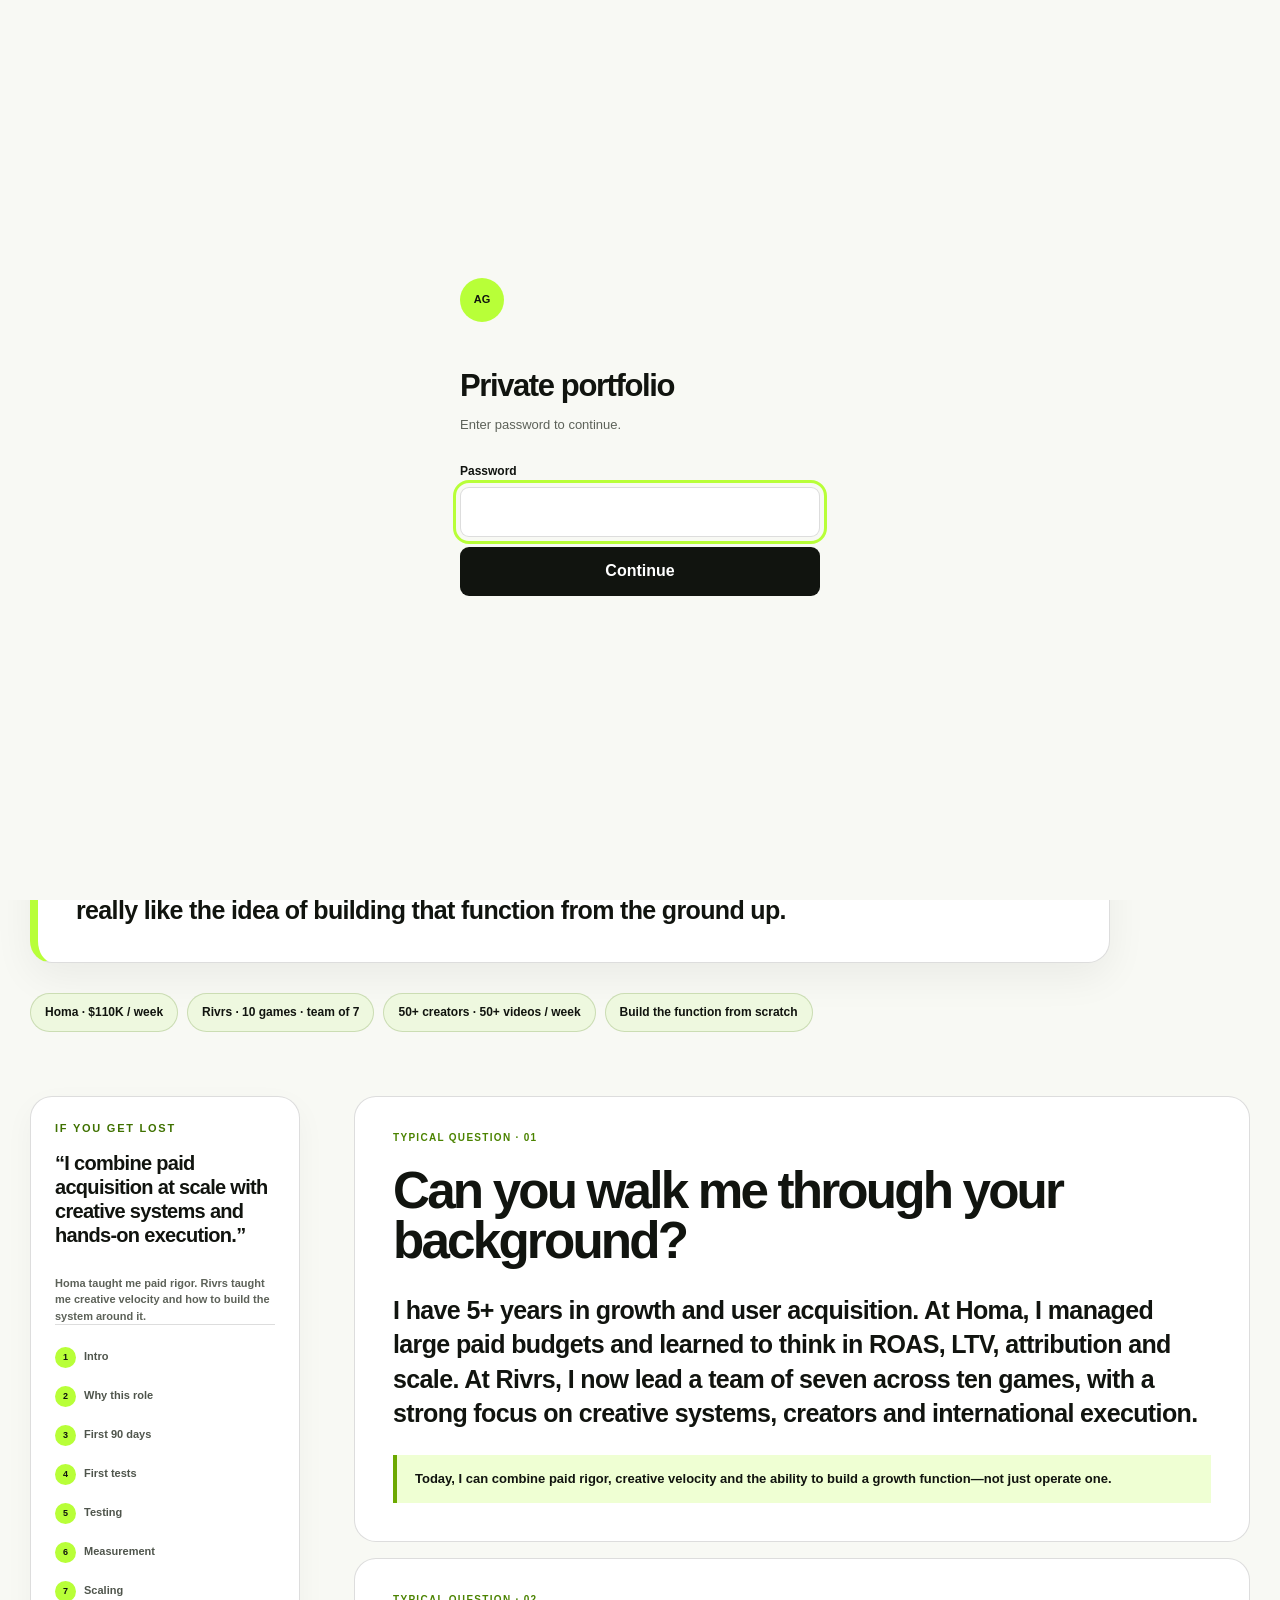
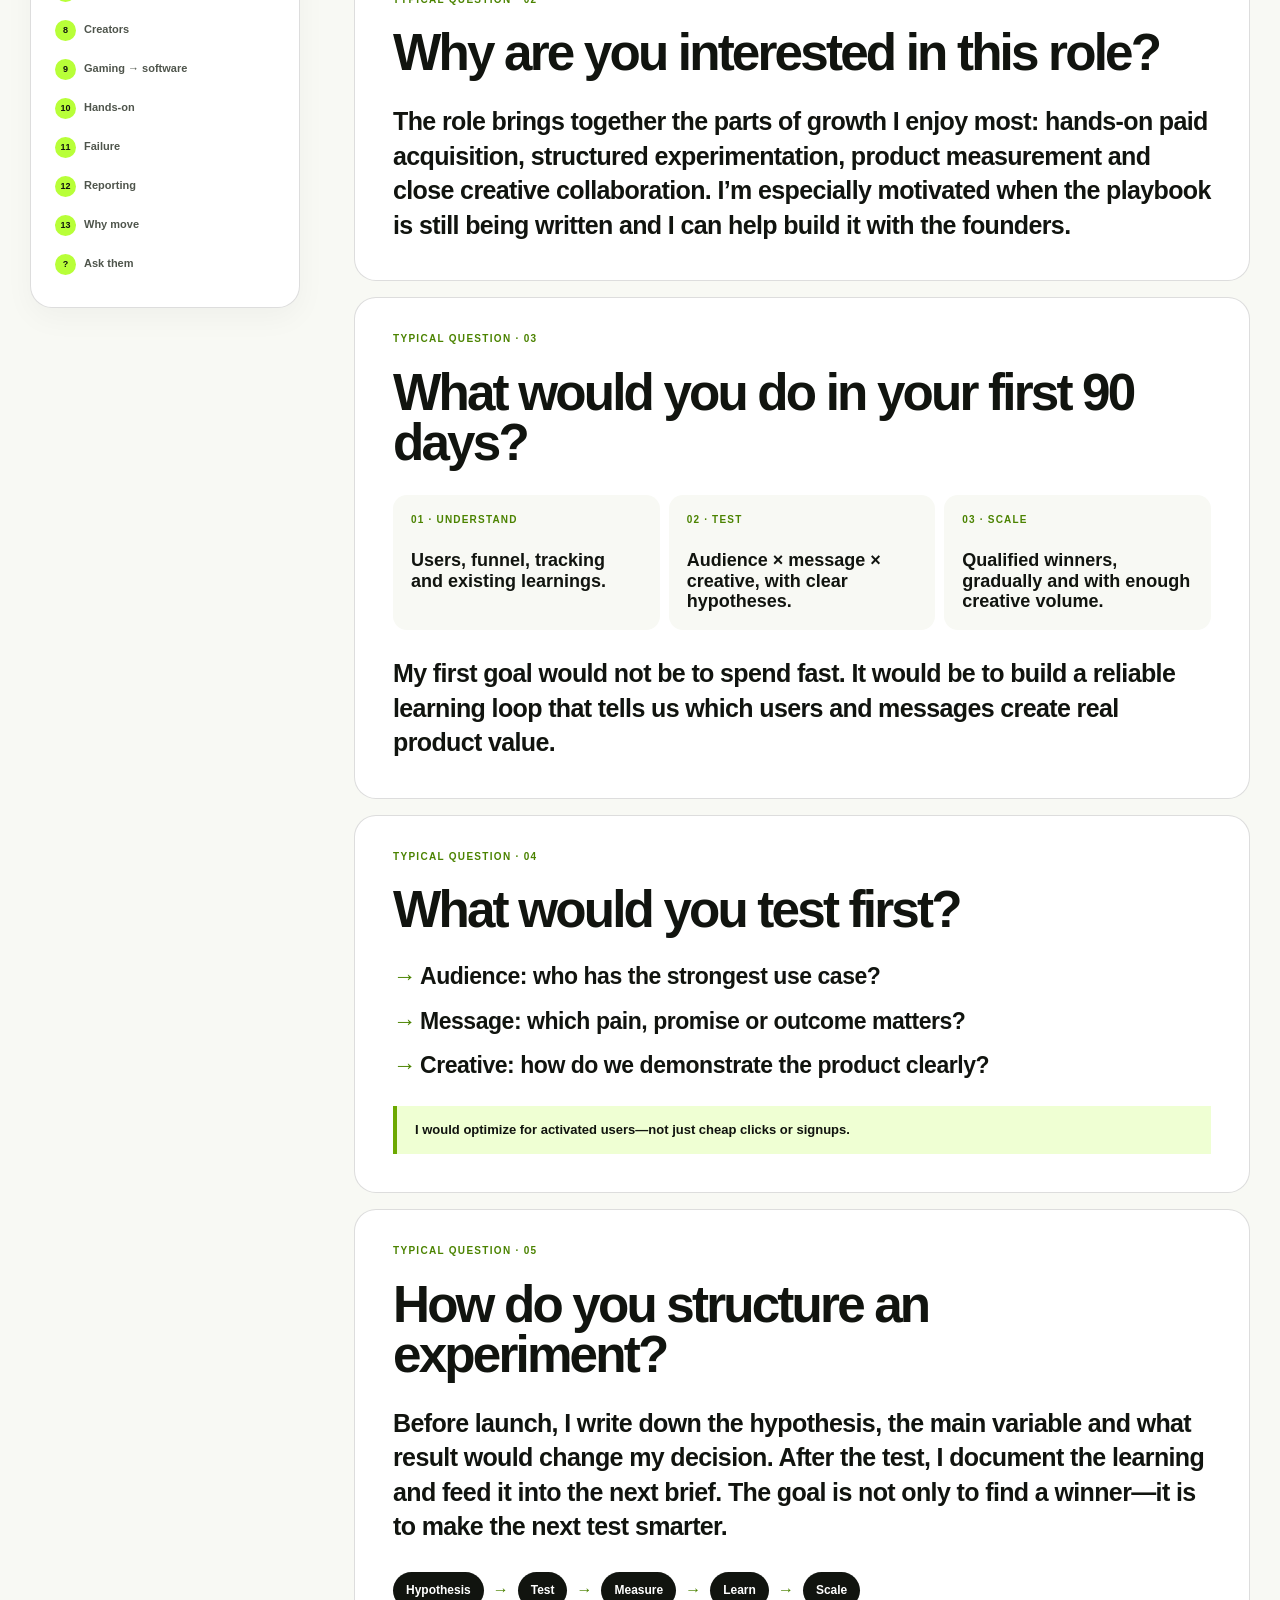
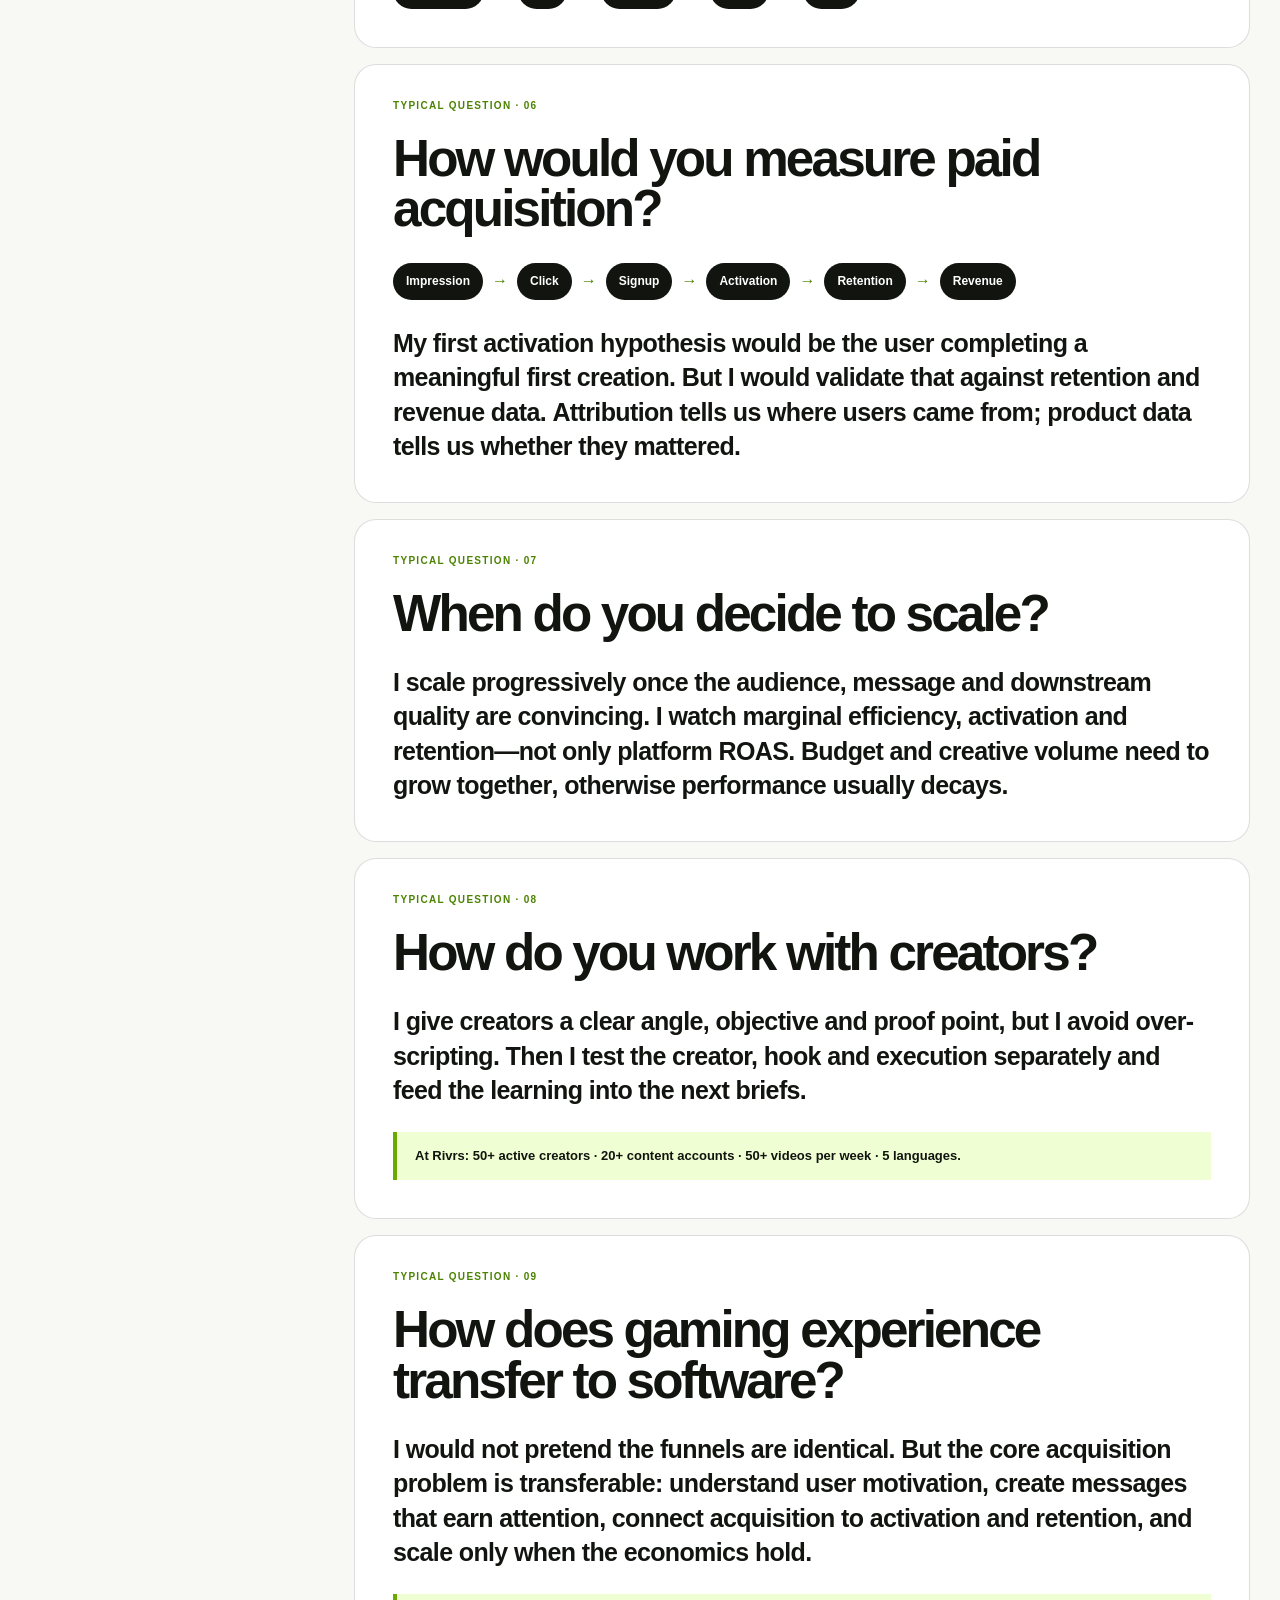
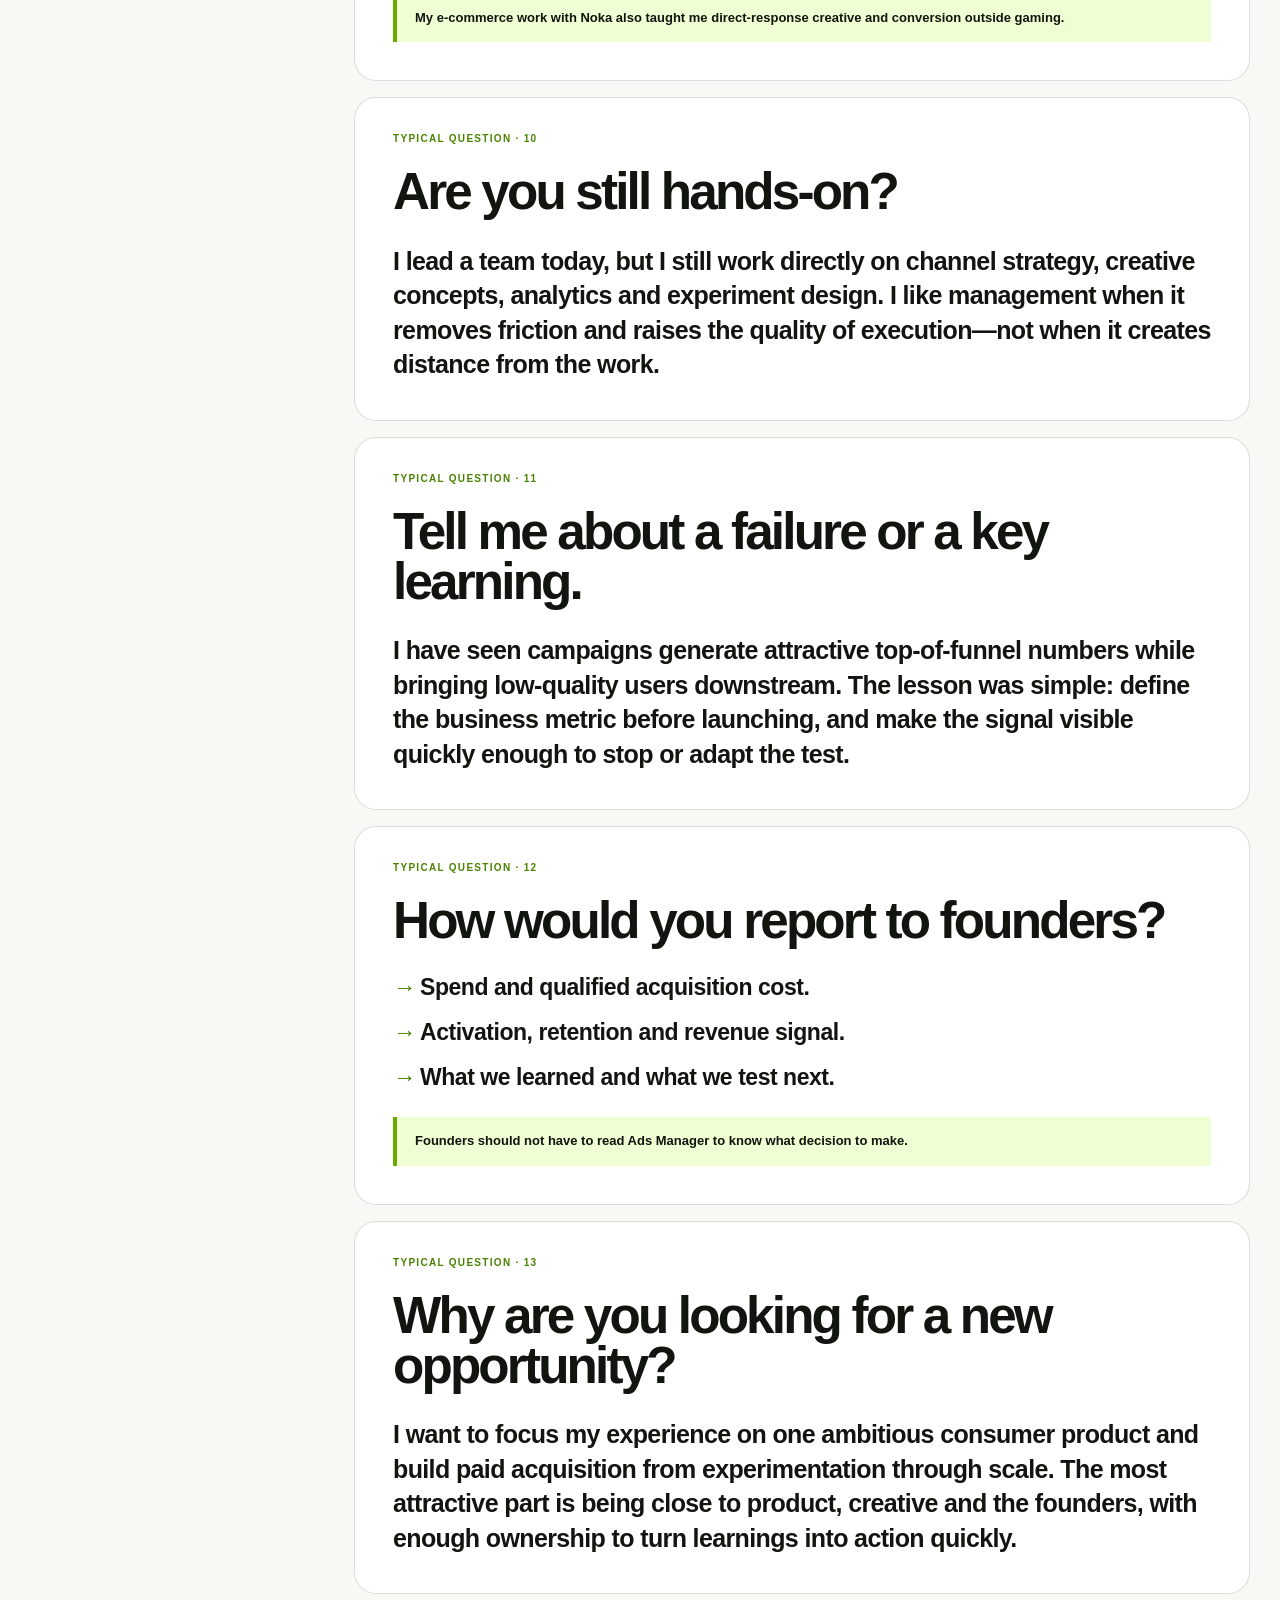
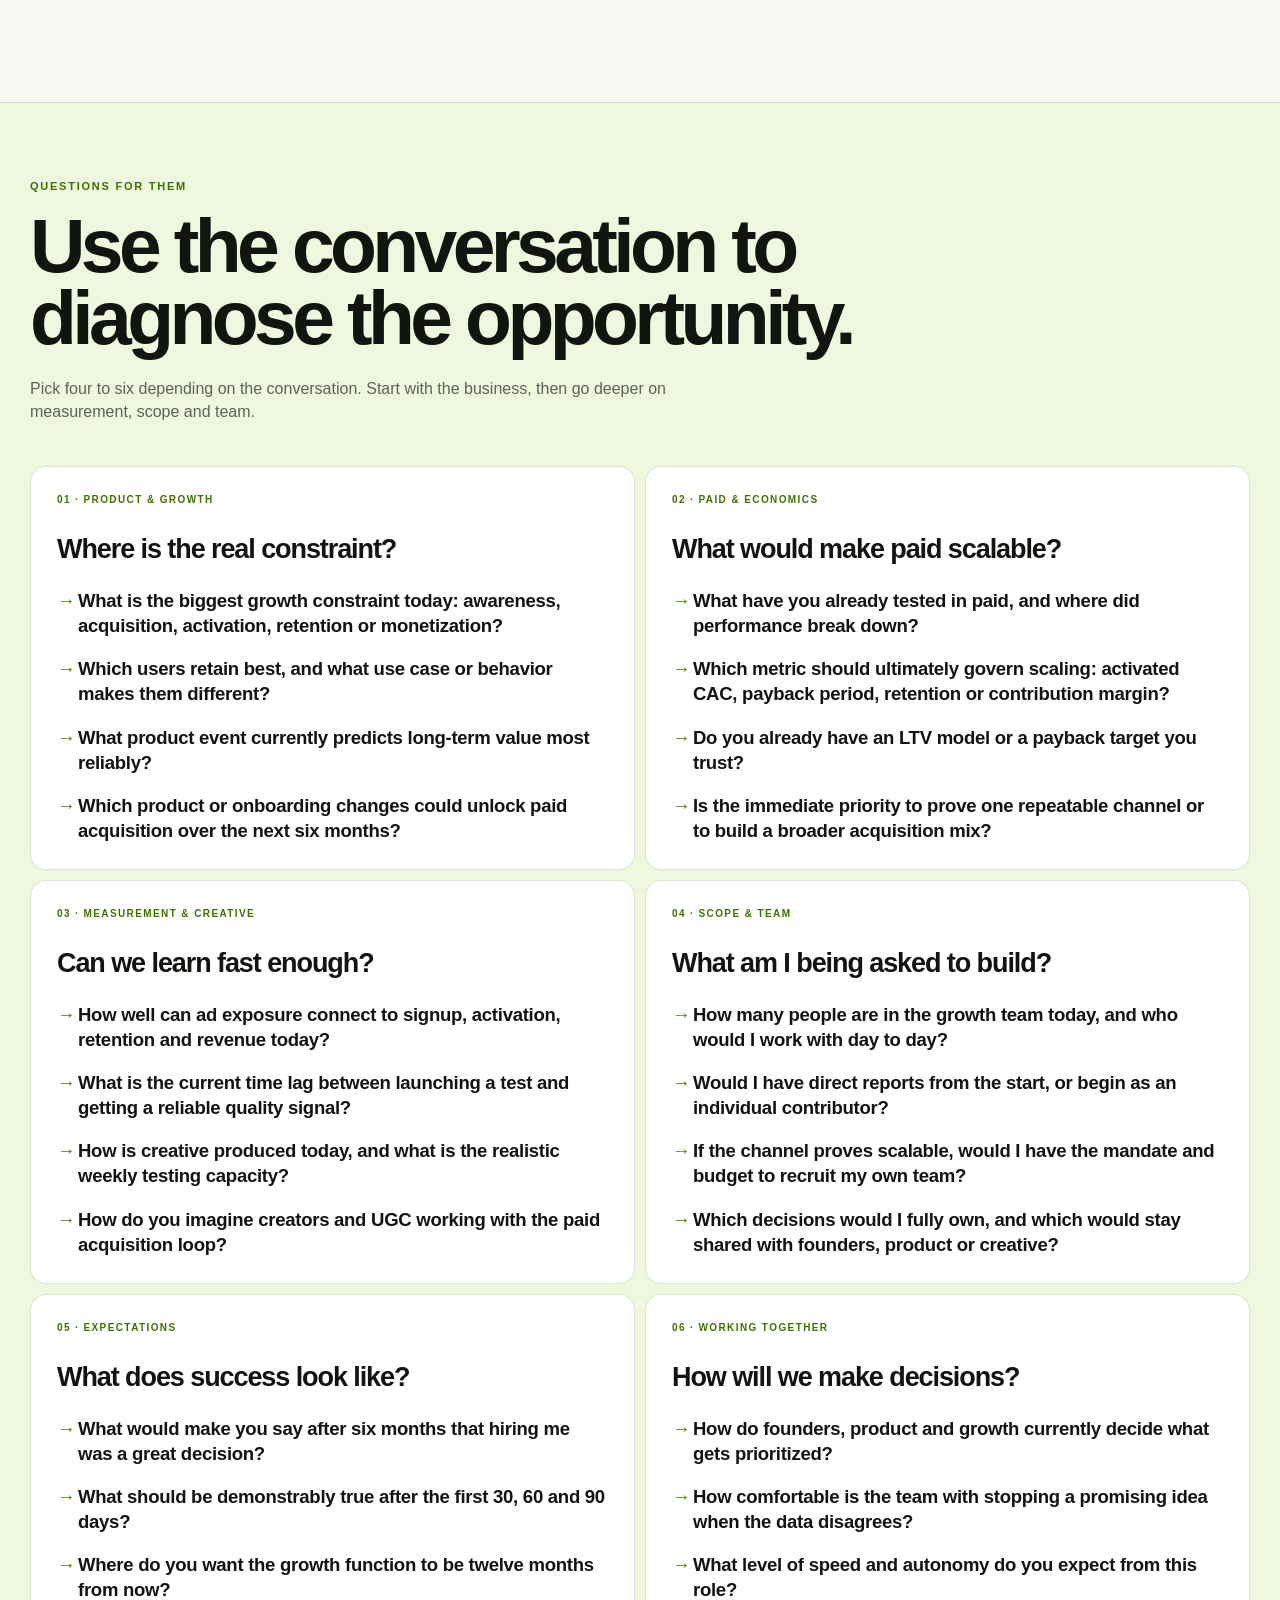
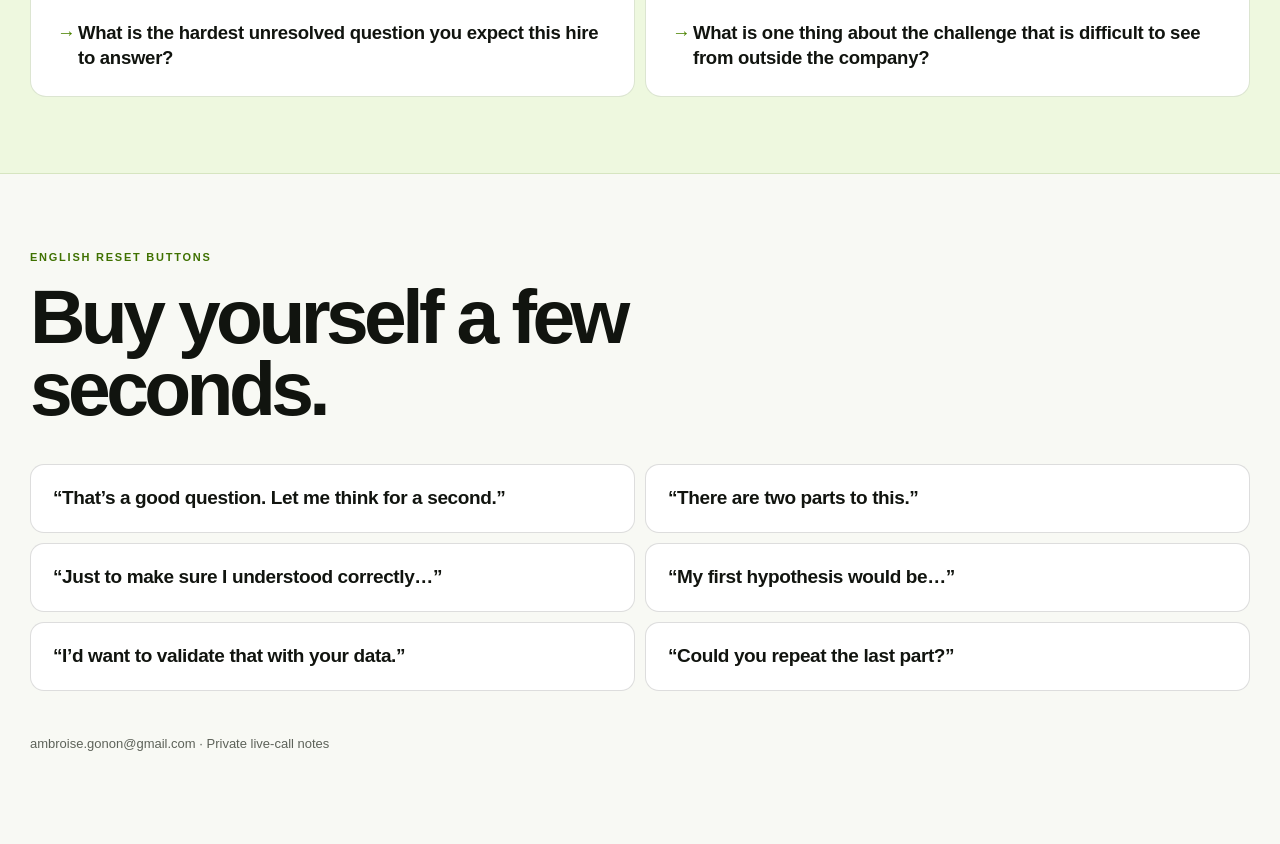
<file: paid-acquisition/index.html>
<!doctype html>
<html lang="en">
<head>
  <meta charset="utf-8">
  <meta name="viewport" content="width=device-width,initial-scale=1">
  <meta name="description" content="Private interview notes by Ambroise Gonon.">
  <meta name="color-scheme" content="light">
  <title>Live call notes — Ambroise Gonon</title>
  <style>
    :root{--ink:#11140f;--paper:#f8f9f4;--white:#ffffff;--green:#b8ff38;--soft-green:#eef8df;--muted:#5d6259;--line:rgba(17,20,15,.14);--radius:22px}
    *{box-sizing:border-box}html{scroll-behavior:smooth;background:var(--paper)}body{margin:0;color:var(--ink);background:var(--paper);font-family:Inter,"Helvetica Neue",Arial,sans-serif;line-height:1.42}body.locked{overflow:hidden}a{color:inherit}.shell{width:min(1220px,calc(100% - 48px));margin-inline:auto}:focus-visible{outline:3px solid var(--green);outline-offset:4px}

    .gate{position:fixed;z-index:1000;inset:0;display:grid;place-items:center;padding:24px;background:var(--paper)}.gate[hidden]{display:none}.gate-card{width:min(100%,360px)}.gate-mark{display:grid;place-items:center;width:44px;height:44px;margin-bottom:42px;background:var(--green);border-radius:50%;font-size:11px;font-weight:900}.gate h1{margin:0;font-size:31px;letter-spacing:-.045em}.gate p{margin:8px 0 28px;color:var(--muted);font-size:13px}.gate label{display:block;margin-bottom:7px;font-size:12px;font-weight:750}.gate input{width:100%;padding:13px 14px;background:var(--white);border:1px solid var(--line);border-radius:9px;font:inherit}.gate button{width:100%;margin-top:10px;padding:13px;background:var(--ink);color:#fff;border:0;border-radius:9px;font:inherit;font-weight:800;cursor:pointer}.gate .gate-error{min-height:18px;margin:8px 0 0;color:#a43c2c;font-size:12px}

    .topbar{position:sticky;z-index:100;top:0;display:flex;align-items:center;justify-content:space-between;padding:16px 26px;background:rgba(243,240,231,.91);border-bottom:1px solid var(--line);backdrop-filter:blur(14px)}.brand{font-size:11px;font-weight:900;letter-spacing:.14em;text-decoration:none}.topbar span{color:var(--muted);font-size:10px;font-weight:800;letter-spacing:.12em;text-transform:uppercase}

    .hero{padding:70px 0 64px}.eyebrow{margin:0 0 14px;color:#3f7100;font-size:11px;font-weight:900;letter-spacing:.16em;text-transform:uppercase}.hero h1{max-width:1050px;margin:0;font-size:clamp(48px,6.5vw,86px);font-weight:830;letter-spacing:-.065em;line-height:.9}.intro-script{max-width:1080px;margin-top:36px;padding:34px 38px;background:var(--white);border:1px solid var(--line);border-left:8px solid var(--green);border-radius:var(--radius);box-shadow:0 14px 40px rgba(17,20,15,.06)}.intro-script p{max-width:990px;margin:0 0 19px;font-size:clamp(19px,2vw,25px);font-weight:670;letter-spacing:-.026em;line-height:1.38}.intro-script p:last-child{margin-bottom:0}.intro-script strong{font-weight:880}.hero-note{max-width:760px;margin:30px 0 0;color:var(--muted);font-size:clamp(18px,2vw,24px);font-weight:650;letter-spacing:-.025em}.proof-line{display:flex;flex-wrap:wrap;gap:9px;margin-top:30px}.proof-line a{padding:10px 14px;background:var(--soft-green);border:1px solid rgba(63,113,0,.2);border-radius:999px;font-size:12px;font-weight:850;text-decoration:none}.proof-line a:hover{background:var(--green)}

    .workspace{display:grid;grid-template-columns:270px minmax(0,1fr);gap:54px;align-items:start;padding-bottom:90px}.sidebar{position:sticky;top:74px;padding:24px;background:var(--white);color:var(--ink);border:1px solid var(--line);border-radius:var(--radius);box-shadow:0 10px 30px rgba(17,20,15,.04)}.sidebar .eyebrow{color:#3f7100}.sidebar blockquote{margin:0 0 28px;font-size:20px;font-weight:780;letter-spacing:-.035em;line-height:1.2}.sidebar small{display:block;margin-top:9px;color:var(--muted);font-size:11px;font-weight:550;line-height:1.5}.nav{display:grid;gap:2px;border-top:1px solid var(--line);padding-top:14px}.nav a{padding:8px 0;color:#4f554c;font-size:11px;font-weight:800;text-decoration:none}.nav a:hover{color:#3f7100}.nav b{display:inline-grid;place-items:center;width:21px;height:21px;margin-right:8px;color:var(--ink);background:var(--green);border-radius:50%;font-size:9px}

    .questions{display:grid;gap:16px}.qa{scroll-margin-top:82px;padding:34px 38px 38px;background:var(--white);border:1px solid var(--line);border-radius:var(--radius)}.qa-number{display:block;margin-bottom:21px;color:#4b8300;font-size:10px;font-weight:900;letter-spacing:.13em}.qa h2{max-width:850px;margin:0;font-size:clamp(31px,4vw,52px);font-weight:820;letter-spacing:-.055em;line-height:.98}.answer{max-width:900px;margin:26px 0 0;font-size:clamp(19px,2.05vw,25px);font-weight:620;letter-spacing:-.025em;line-height:1.38}.answer strong{font-weight:860}.proof{margin:24px 0 0;padding:15px 18px;background:rgba(184,255,56,.22);border-left:4px solid #6ca900;font-size:13px;font-weight:750}.answer-list{display:grid;gap:12px;margin:25px 0 0;padding:0;list-style:none}.answer-list li{position:relative;padding-left:27px;font-size:clamp(18px,1.85vw,23px);font-weight:620;letter-spacing:-.02em}.answer-list li::before{content:"→";position:absolute;left:0;color:#4b8300;font-weight:900}.answer-list b{font-weight:850}.steps{display:grid;grid-template-columns:repeat(3,1fr);gap:9px;margin-top:27px}.step{padding:18px;background:var(--paper);border-radius:14px}.step span{display:block;color:#4b8300;font-size:10px;font-weight:900;letter-spacing:.12em}.step strong{display:block;margin-top:23px;font-size:18px;line-height:1.15}.flow{display:flex;flex-wrap:wrap;align-items:center;gap:9px;margin-top:28px}.flow span{padding:10px 13px;background:var(--ink);color:#fff;border-radius:999px;font-size:12px;font-weight:800}.flow b{color:#4b8300}

    .ask{margin-top:18px;padding:76px 0;color:var(--ink);background:var(--soft-green);border-block:1px solid rgba(63,113,0,.14)}.ask .eyebrow{color:#3f7100}.ask h2,.resets h2{max-width:900px;margin:0;font-size:clamp(44px,6vw,78px);letter-spacing:-.06em;line-height:.94}.ask-intro{max-width:720px;margin:25px 0 0;color:var(--muted);font-size:16px}.ask-grid{display:grid;grid-template-columns:repeat(2,1fr);gap:10px;margin-top:42px}.ask-card{padding:26px;background:var(--white);border:1px solid rgba(63,113,0,.18);border-radius:16px}.ask-card span{display:block;margin-bottom:23px;color:#3f7100;font-size:10px;font-weight:900;letter-spacing:.14em}.ask-card h3{margin:0 0 20px;font-size:27px;letter-spacing:-.04em}.ask-card ul{display:grid;gap:18px;margin:0;padding:0;list-style:none}.ask-card li{position:relative;padding-left:21px;color:var(--ink);font-size:clamp(16px,1.45vw,19px);font-weight:620;letter-spacing:-.015em;line-height:1.35}.ask-card li::before{content:"→";position:absolute;left:0;color:#4b8300;font-weight:900}.resets{padding:76px 0 90px}.reset-grid{display:grid;grid-template-columns:repeat(2,1fr);gap:10px;margin-top:40px}.reset{padding:20px 22px;background:var(--white);border:1px solid var(--line);border-radius:14px;font-size:19px;font-weight:750;letter-spacing:-.02em}.footer-note{margin:44px 0 0;color:var(--muted);font-size:13px}

    @media(max-width:900px){.workspace{grid-template-columns:1fr}.sidebar{position:relative;top:auto}.nav{grid-template-columns:repeat(2,1fr)}.steps{grid-template-columns:1fr}.ask-grid{grid-template-columns:1fr 1fr}}
    @media(max-width:620px){.shell{width:calc(100% - 28px)}.topbar{padding:14px}.topbar span{display:none}.hero{padding:48px 0 44px}.hero h1{font-size:48px}.intro-script{padding:25px 22px;border-left-width:5px}.intro-script p{font-size:19px}.workspace{gap:18px;padding-bottom:60px}.sidebar{padding:20px}.qa{padding:27px 22px 30px}.qa h2{font-size:36px}.answer{font-size:19px}.answer-list li{font-size:18px}.ask,.resets{padding:60px 0}.ask-grid,.reset-grid{grid-template-columns:1fr}.nav{grid-template-columns:1fr 1fr}.flow b{display:none}}
    @media(prefers-reduced-motion:reduce){html{scroll-behavior:auto}}
  </style>
</head>
<body class="locked">
  <div class="gate" id="gate">
    <form class="gate-card" id="loginForm">
      <div class="gate-mark" aria-hidden="true">AG</div>
      <h1>Private portfolio</h1>
      <p>Enter password to continue.</p>
      <label for="password">Password</label>
      <input id="password" type="password" autocomplete="current-password" autofocus>
      <button type="submit">Continue</button>
      <p class="gate-error" id="gateError" role="alert"></p>
    </form>
  </div>

  <header class="topbar"><a class="brand" href="#top">AMBROISE GONON</a><span>Live call notes · speak slowly</span></header>

  <main id="top">
    <section class="hero shell">
      <p class="eyebrow">OPENING ANSWER · TELL ME ABOUT YOURSELF</p>
      <h1>Tell me about<br>yourself.</h1>
      <div class="intro-script">
        <p><strong>Sure. I’ve been working in user acquisition and growth for about five years, mostly in gaming and consumer products.</strong></p>
        <p>I started at Homa Games, where I managed paid acquisition for a portfolio of mobile games. I was spending around <strong>110 thousand dollars per week</strong> across Meta, TikTok, Google and mobile ad networks.</p>
        <p>That’s also where I became very interested in creative performance. I started making and editing some ads myself because I wanted to <strong>test ideas faster.</strong></p>
        <p>Today, I lead player acquisition at Rivrs. I manage a team of seven and work across ten games. A big part of my role is building scalable acquisition and creative systems. We work with <strong>more than 50 creators, over 20 content accounts, and produce more than 50 videos per week</strong> across several languages.</p>
        <p>What interests me about Mirelo is that the role combines the two parts of my experience: <strong>rigorous paid acquisition and very fast creative experimentation.</strong> And I really like the idea of building that function from the ground up.</p>
      </div>
      <div class="proof-line">
        <a href="#q1">Homa · $110K / week</a>
        <a href="#q1">Rivrs · 10 games · team of 7</a>
        <a href="#q8">50+ creators · 50+ videos / week</a>
        <a href="#q3">Build the function from scratch</a>
      </div>
    </section>

    <div class="workspace shell">
      <aside class="sidebar">
        <p class="eyebrow">IF YOU GET LOST</p>
        <blockquote>“I combine paid acquisition at scale with creative systems and hands-on execution.”</blockquote>
        <small>Homa taught me paid rigor. Rivrs taught me creative velocity and how to build the system around it.</small>
        <nav class="nav" aria-label="Interview questions">
          <a href="#q1"><b>1</b>Intro</a><a href="#q2"><b>2</b>Why this role</a>
          <a href="#q3"><b>3</b>First 90 days</a><a href="#q4"><b>4</b>First tests</a>
          <a href="#q5"><b>5</b>Testing</a><a href="#q6"><b>6</b>Measurement</a>
          <a href="#q7"><b>7</b>Scaling</a><a href="#q8"><b>8</b>Creators</a>
          <a href="#q9"><b>9</b>Gaming → software</a><a href="#q10"><b>10</b>Hands-on</a>
          <a href="#q11"><b>11</b>Failure</a><a href="#q12"><b>12</b>Reporting</a>
          <a href="#q13"><b>13</b>Why move</a><a href="#ask"><b>?</b>Ask them</a>
        </nav>
      </aside>

      <section class="questions" aria-label="Main interview answers">
        <article class="qa" id="q1">
          <span class="qa-number">TYPICAL QUESTION · 01</span>
          <h2>Can you walk me through your background?</h2>
          <p class="answer">I have <strong>5+ years in growth and user acquisition</strong>. At Homa, I managed large paid budgets and learned to think in ROAS, LTV, attribution and scale. At Rivrs, I now lead a team of seven across ten games, with a strong focus on creative systems, creators and international execution.</p>
          <p class="proof">Today, I can combine paid rigor, creative velocity and the ability to build a growth function—not just operate one.</p>
        </article>

        <article class="qa" id="q2">
          <span class="qa-number">TYPICAL QUESTION · 02</span>
          <h2>Why are you interested in this role?</h2>
          <p class="answer">The role brings together the parts of growth I enjoy most: <strong>hands-on paid acquisition, structured experimentation, product measurement and close creative collaboration</strong>. I’m especially motivated when the playbook is still being written and I can help build it with the founders.</p>
        </article>

        <article class="qa" id="q3">
          <span class="qa-number">TYPICAL QUESTION · 03</span>
          <h2>What would you do in your first 90 days?</h2>
          <div class="steps">
            <div class="step"><span>01 · UNDERSTAND</span><strong>Users, funnel, tracking and existing learnings.</strong></div>
            <div class="step"><span>02 · TEST</span><strong>Audience × message × creative, with clear hypotheses.</strong></div>
            <div class="step"><span>03 · SCALE</span><strong>Qualified winners, gradually and with enough creative volume.</strong></div>
          </div>
          <p class="answer">My first goal would not be to spend fast. It would be to build a <strong>reliable learning loop</strong> that tells us which users and messages create real product value.</p>
        </article>

        <article class="qa" id="q4">
          <span class="qa-number">TYPICAL QUESTION · 04</span>
          <h2>What would you test first?</h2>
          <ul class="answer-list">
            <li><b>Audience:</b> who has the strongest use case?</li>
            <li><b>Message:</b> which pain, promise or outcome matters?</li>
            <li><b>Creative:</b> how do we demonstrate the product clearly?</li>
          </ul>
          <p class="proof">I would optimize for activated users—not just cheap clicks or signups.</p>
        </article>

        <article class="qa" id="q5">
          <span class="qa-number">TYPICAL QUESTION · 05</span>
          <h2>How do you structure an experiment?</h2>
          <p class="answer">Before launch, I write down the hypothesis, the main variable and what result would change my decision. After the test, I document the learning and feed it into the next brief. <strong>The goal is not only to find a winner—it is to make the next test smarter.</strong></p>
          <div class="flow"><span>Hypothesis</span><b>→</b><span>Test</span><b>→</b><span>Measure</span><b>→</b><span>Learn</span><b>→</b><span>Scale</span></div>
        </article>

        <article class="qa" id="q6">
          <span class="qa-number">TYPICAL QUESTION · 06</span>
          <h2>How would you measure paid acquisition?</h2>
          <div class="flow"><span>Impression</span><b>→</b><span>Click</span><b>→</b><span>Signup</span><b>→</b><span>Activation</span><b>→</b><span>Retention</span><b>→</b><span>Revenue</span></div>
          <p class="answer">My first activation hypothesis would be the user completing a meaningful first creation. But I would validate that against retention and revenue data. <strong>Attribution tells us where users came from; product data tells us whether they mattered.</strong></p>
        </article>

        <article class="qa" id="q7">
          <span class="qa-number">TYPICAL QUESTION · 07</span>
          <h2>When do you decide to scale?</h2>
          <p class="answer">I scale progressively once the audience, message and downstream quality are convincing. I watch marginal efficiency, activation and retention—not only platform ROAS. <strong>Budget and creative volume need to grow together</strong>, otherwise performance usually decays.</p>
        </article>

        <article class="qa" id="q8">
          <span class="qa-number">TYPICAL QUESTION · 08</span>
          <h2>How do you work with creators?</h2>
          <p class="answer">I give creators a clear angle, objective and proof point, but I avoid over-scripting. Then I test the creator, hook and execution separately and feed the learning into the next briefs.</p>
          <p class="proof">At Rivrs: 50+ active creators · 20+ content accounts · 50+ videos per week · 5 languages.</p>
        </article>

        <article class="qa" id="q9">
          <span class="qa-number">TYPICAL QUESTION · 09</span>
          <h2>How does gaming experience transfer to software?</h2>
          <p class="answer">I would not pretend the funnels are identical. But the core acquisition problem is transferable: understand user motivation, create messages that earn attention, connect acquisition to activation and retention, and scale only when the economics hold.</p>
          <p class="proof">My e-commerce work with Noka also taught me direct-response creative and conversion outside gaming.</p>
        </article>

        <article class="qa" id="q10">
          <span class="qa-number">TYPICAL QUESTION · 10</span>
          <h2>Are you still hands-on?</h2>
          <p class="answer">I lead a team today, but I still work directly on channel strategy, creative concepts, analytics and experiment design. I like management when it removes friction and raises the quality of execution—not when it creates distance from the work.</p>
        </article>

        <article class="qa" id="q11">
          <span class="qa-number">TYPICAL QUESTION · 11</span>
          <h2>Tell me about a failure or a key learning.</h2>
          <p class="answer">I have seen campaigns generate attractive top-of-funnel numbers while bringing low-quality users downstream. The lesson was simple: <strong>define the business metric before launching</strong>, and make the signal visible quickly enough to stop or adapt the test.</p>
        </article>

        <article class="qa" id="q12">
          <span class="qa-number">TYPICAL QUESTION · 12</span>
          <h2>How would you report to founders?</h2>
          <ul class="answer-list">
            <li><b>Spend and qualified acquisition cost.</b></li>
            <li><b>Activation, retention and revenue signal.</b></li>
            <li><b>What we learned and what we test next.</b></li>
          </ul>
          <p class="proof">Founders should not have to read Ads Manager to know what decision to make.</p>
        </article>

        <article class="qa" id="q13">
          <span class="qa-number">TYPICAL QUESTION · 13</span>
          <h2>Why are you looking for a new opportunity?</h2>
          <p class="answer">I want to focus my experience on one ambitious consumer product and build paid acquisition from experimentation through scale. The most attractive part is being close to product, creative and the founders, with enough ownership to turn learnings into action quickly.</p>
        </article>
      </section>
    </div>

    <section class="ask" id="ask">
      <div class="shell">
        <p class="eyebrow">QUESTIONS FOR THEM</p>
        <h2>Use the conversation to diagnose the opportunity.</h2>
        <p class="ask-intro">Pick four to six depending on the conversation. Start with the business, then go deeper on measurement, scope and team.</p>
        <div class="ask-grid">
          <article class="ask-card">
            <span>01 · PRODUCT & GROWTH</span>
            <h3>Where is the real constraint?</h3>
            <ul>
              <li>What is the biggest growth constraint today: awareness, acquisition, activation, retention or monetization?</li>
              <li>Which users retain best, and what use case or behavior makes them different?</li>
              <li>What product event currently predicts long-term value most reliably?</li>
              <li>Which product or onboarding changes could unlock paid acquisition over the next six months?</li>
            </ul>
          </article>
          <article class="ask-card">
            <span>02 · PAID & ECONOMICS</span>
            <h3>What would make paid scalable?</h3>
            <ul>
              <li>What have you already tested in paid, and where did performance break down?</li>
              <li>Which metric should ultimately govern scaling: activated CAC, payback period, retention or contribution margin?</li>
              <li>Do you already have an LTV model or a payback target you trust?</li>
              <li>Is the immediate priority to prove one repeatable channel or to build a broader acquisition mix?</li>
            </ul>
          </article>
          <article class="ask-card">
            <span>03 · MEASUREMENT & CREATIVE</span>
            <h3>Can we learn fast enough?</h3>
            <ul>
              <li>How well can ad exposure connect to signup, activation, retention and revenue today?</li>
              <li>What is the current time lag between launching a test and getting a reliable quality signal?</li>
              <li>How is creative produced today, and what is the realistic weekly testing capacity?</li>
              <li>How do you imagine creators and UGC working with the paid acquisition loop?</li>
            </ul>
          </article>
          <article class="ask-card">
            <span>04 · SCOPE & TEAM</span>
            <h3>What am I being asked to build?</h3>
            <ul>
              <li>How many people are in the growth team today, and who would I work with day to day?</li>
              <li>Would I have direct reports from the start, or begin as an individual contributor?</li>
              <li>If the channel proves scalable, would I have the mandate and budget to recruit my own team?</li>
              <li>Which decisions would I fully own, and which would stay shared with founders, product or creative?</li>
            </ul>
          </article>
          <article class="ask-card">
            <span>05 · EXPECTATIONS</span>
            <h3>What does success look like?</h3>
            <ul>
              <li>What would make you say after six months that hiring me was a great decision?</li>
              <li>What should be demonstrably true after the first 30, 60 and 90 days?</li>
              <li>Where do you want the growth function to be twelve months from now?</li>
              <li>What is the hardest unresolved question you expect this hire to answer?</li>
            </ul>
          </article>
          <article class="ask-card">
            <span>06 · WORKING TOGETHER</span>
            <h3>How will we make decisions?</h3>
            <ul>
              <li>How do founders, product and growth currently decide what gets prioritized?</li>
              <li>How comfortable is the team with stopping a promising idea when the data disagrees?</li>
              <li>What level of speed and autonomy do you expect from this role?</li>
              <li>What is one thing about the challenge that is difficult to see from outside the company?</li>
            </ul>
          </article>
        </div>
      </div>
    </section>

    <section class="resets">
      <div class="shell">
        <p class="eyebrow">ENGLISH RESET BUTTONS</p>
        <h2>Buy yourself a few seconds.</h2>
        <div class="reset-grid">
          <div class="reset">“That’s a good question. Let me think for a second.”</div>
          <div class="reset">“There are two parts to this.”</div>
          <div class="reset">“Just to make sure I understood correctly…”</div>
          <div class="reset">“My first hypothesis would be…”</div>
          <div class="reset">“I’d want to validate that with your data.”</div>
          <div class="reset">“Could you repeat the last part?”</div>
        </div>
        <p class="footer-note">ambroise.gonon@gmail.com · Private live-call notes</p>
      </div>
    </section>
  </main>

  <script>
    const HASH="9e601a753874fa7a8c9e68acea3676b3e2cb062cf4dd5e34ad0ef072ecbe2df1";
    const gate=document.getElementById("gate"),form=document.getElementById("loginForm"),input=document.getElementById("password"),error=document.getElementById("gateError");
    async function sha256(value){const bytes=new TextEncoder().encode(value),digest=await crypto.subtle.digest("SHA-256",bytes);return Array.from(new Uint8Array(digest),byte=>byte.toString(16).padStart(2,"0")).join("")}
    function unlock(){sessionStorage.setItem("paidAcquisitionAccess","1");gate.hidden=true;document.body.classList.remove("locked")}
    if(sessionStorage.getItem("paidAcquisitionAccess")==="1")unlock();
    form.addEventListener("submit",async event=>{event.preventDefault();error.textContent="";if(await sha256(input.value)===HASH)unlock();else{error.textContent="Incorrect password";input.select()}});
  </script>
</body>
</html>
</file>
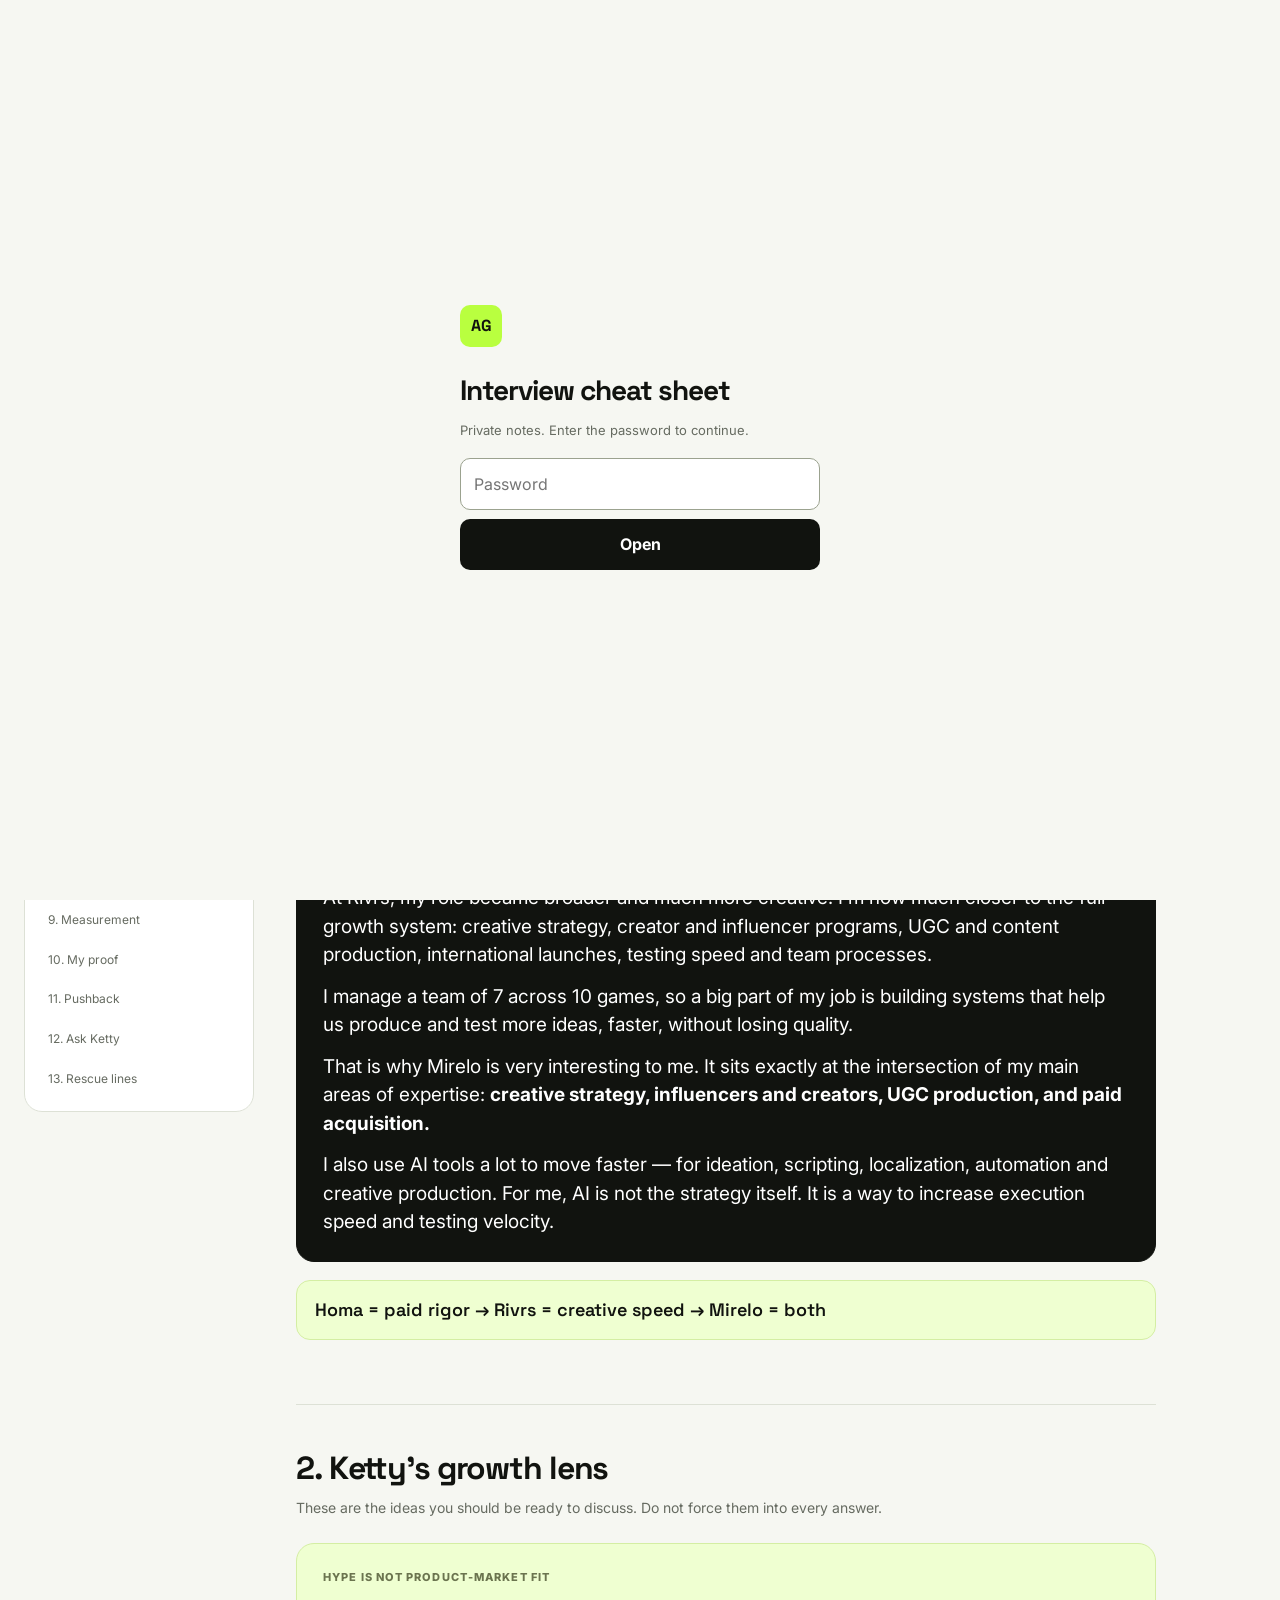
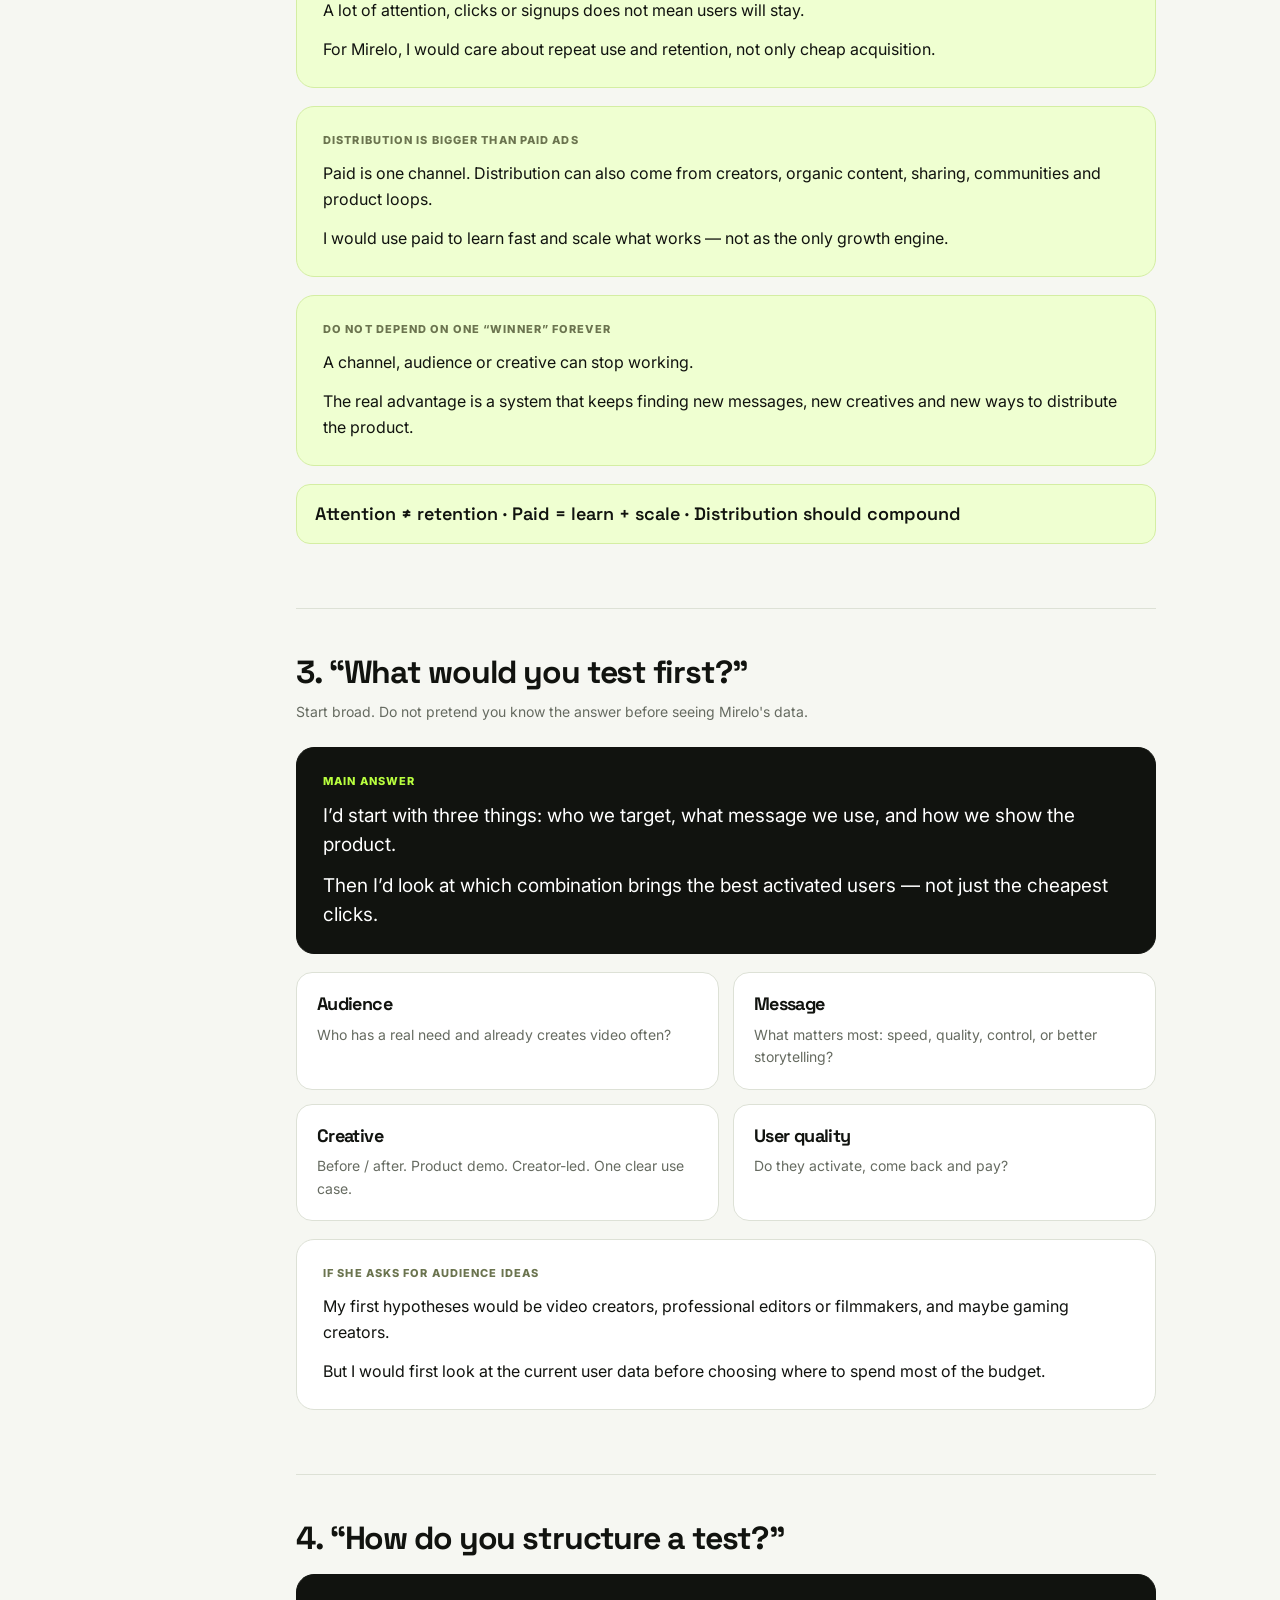
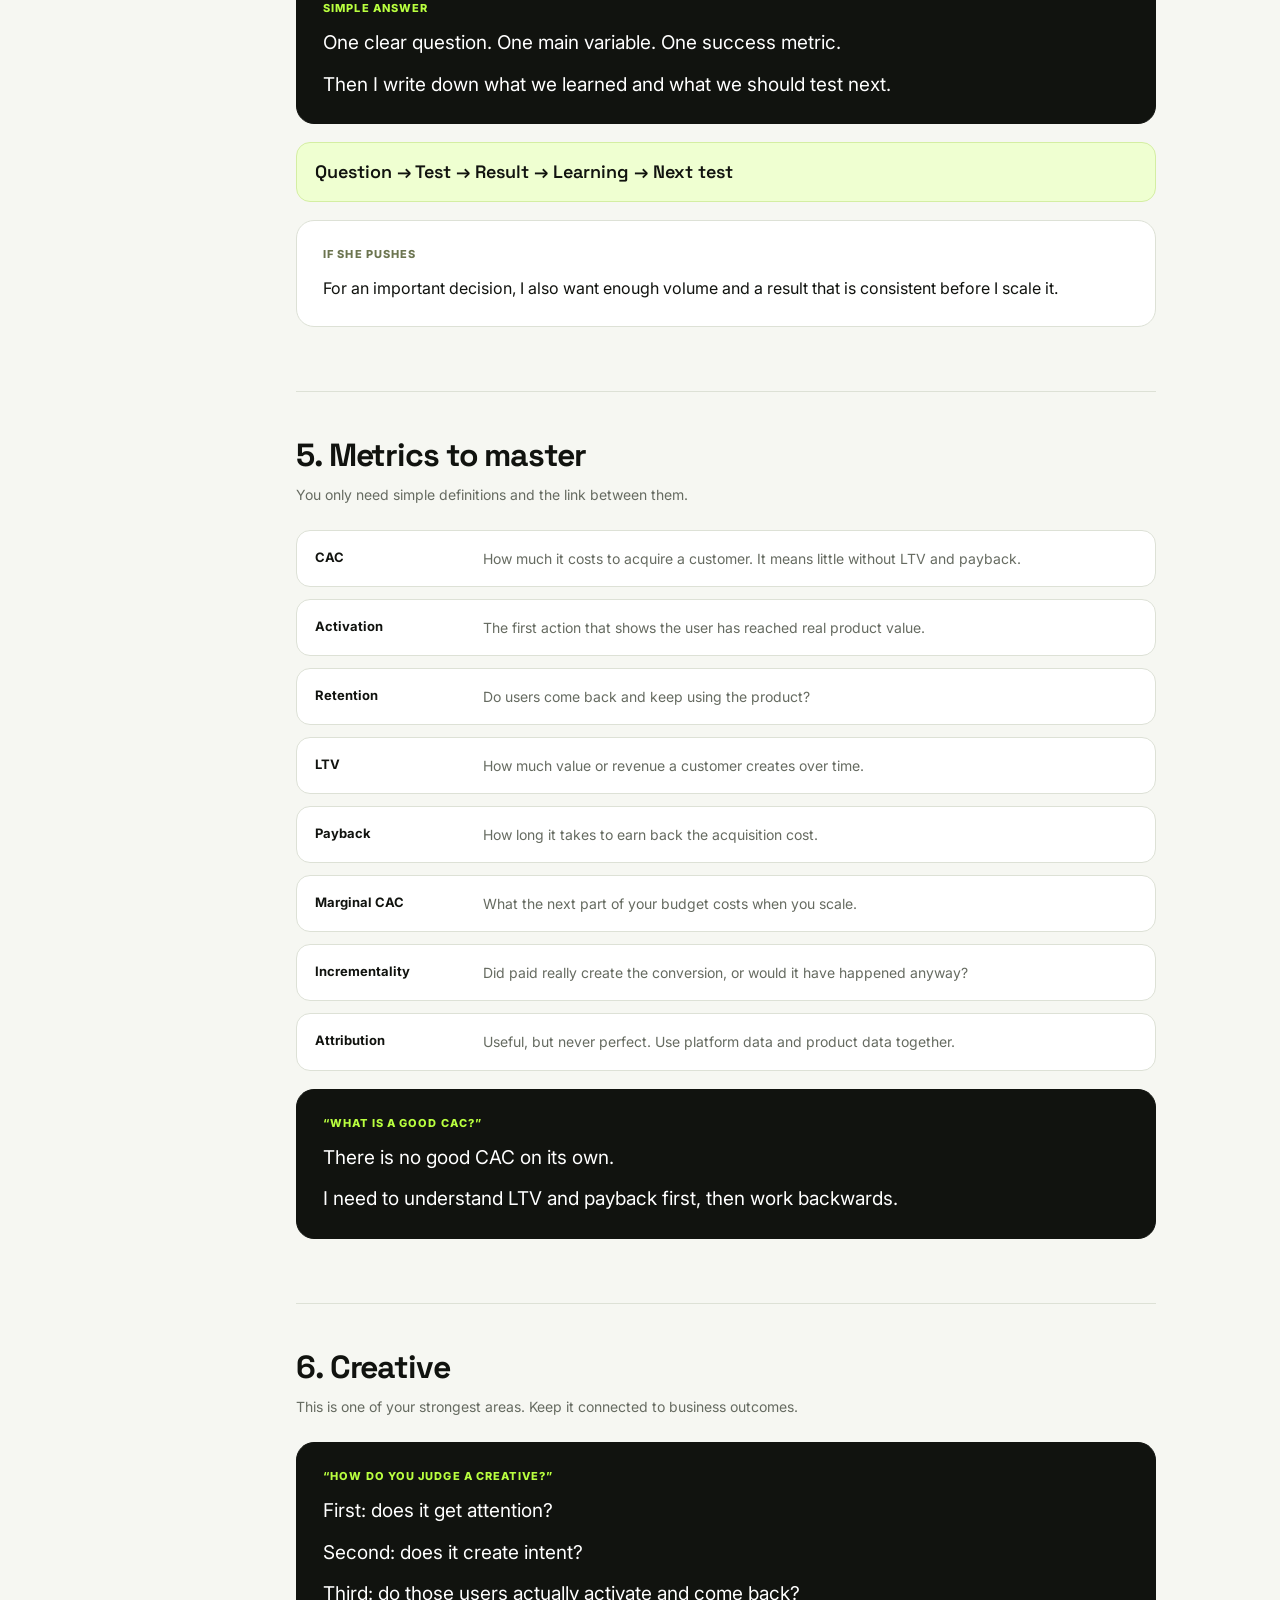
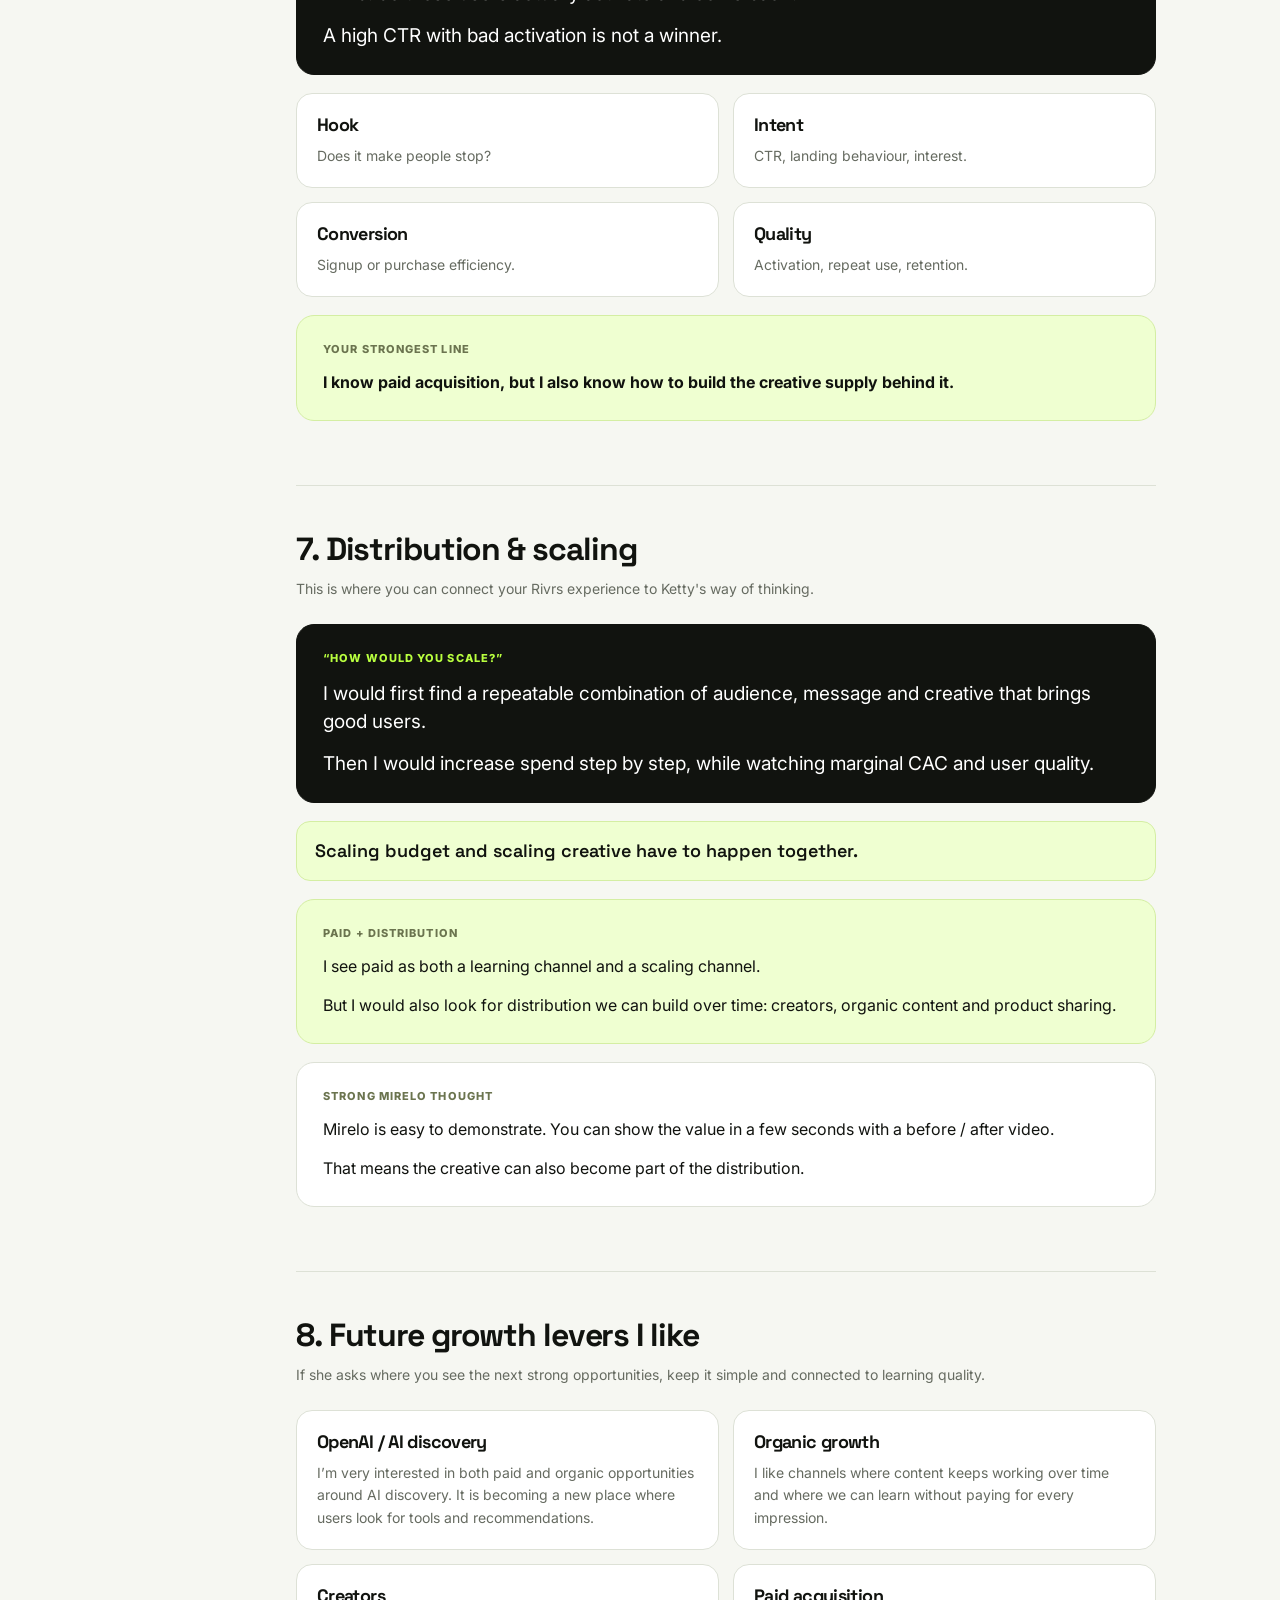
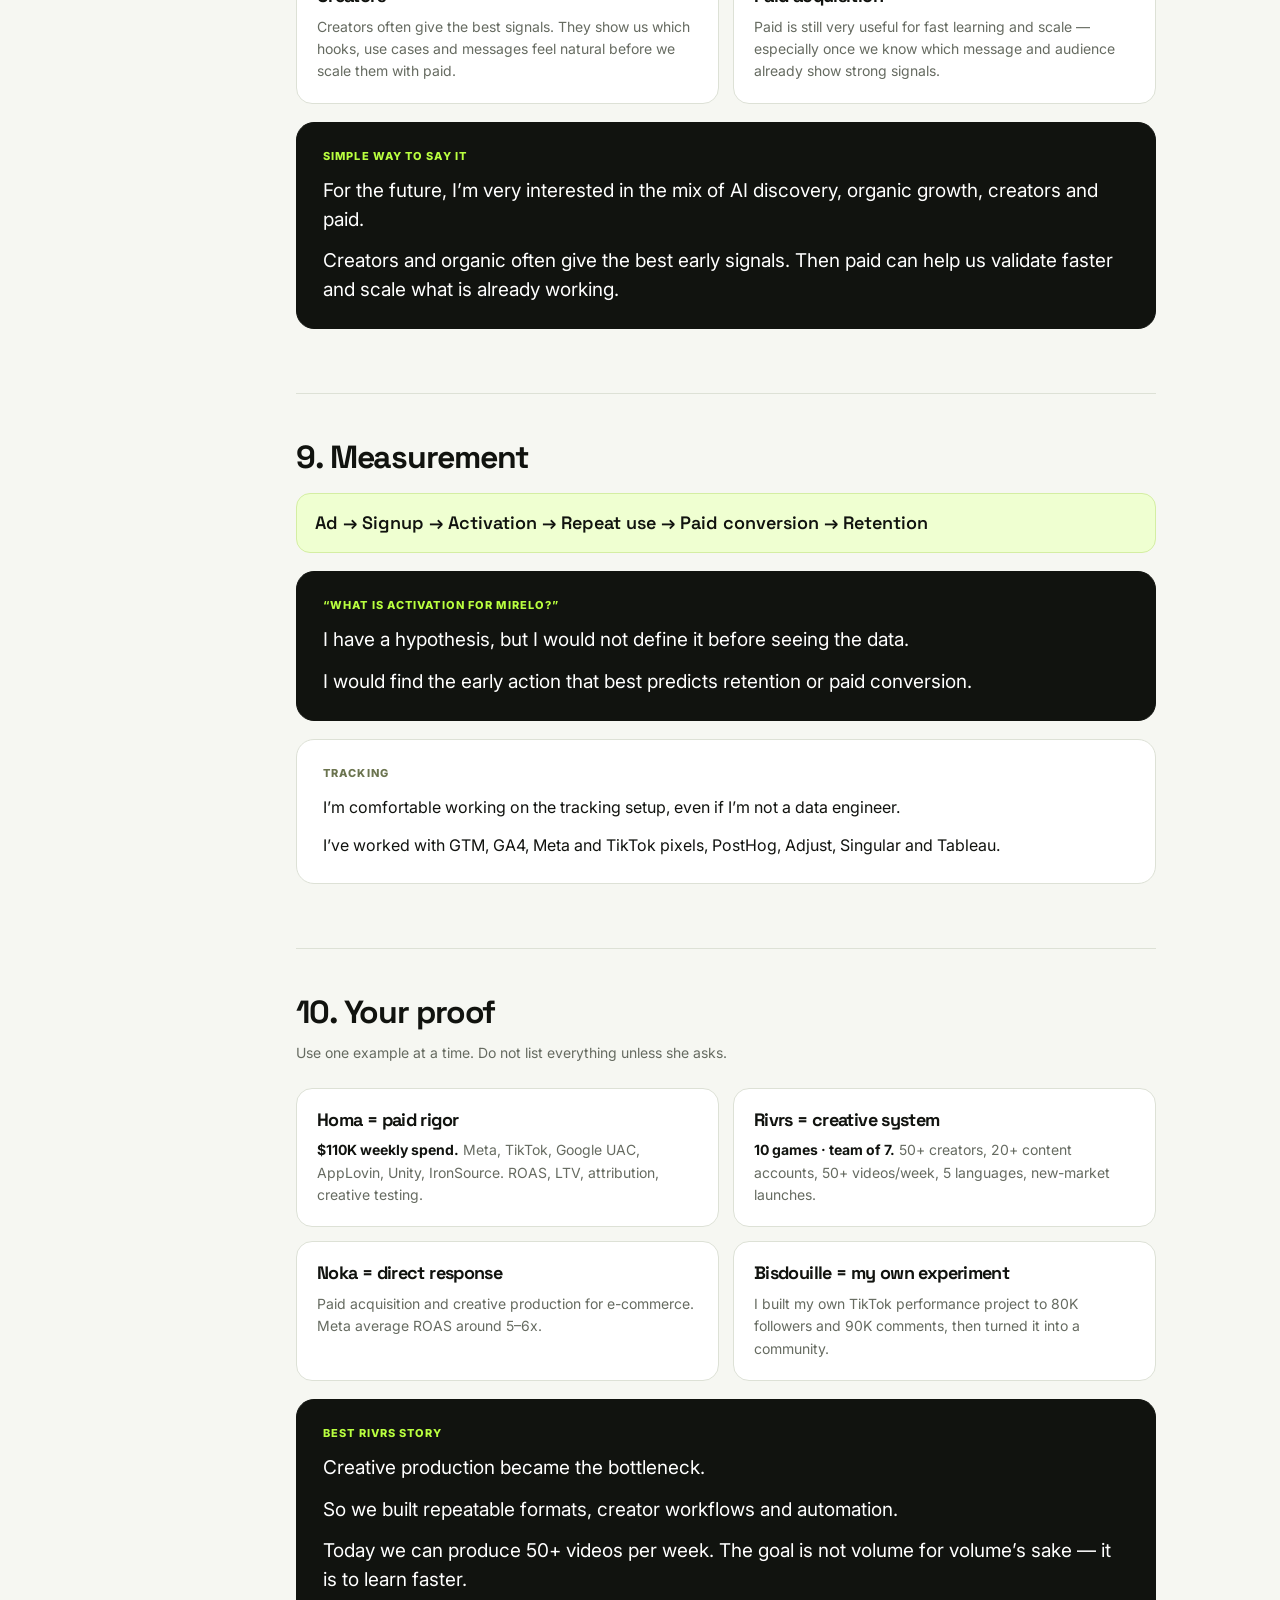
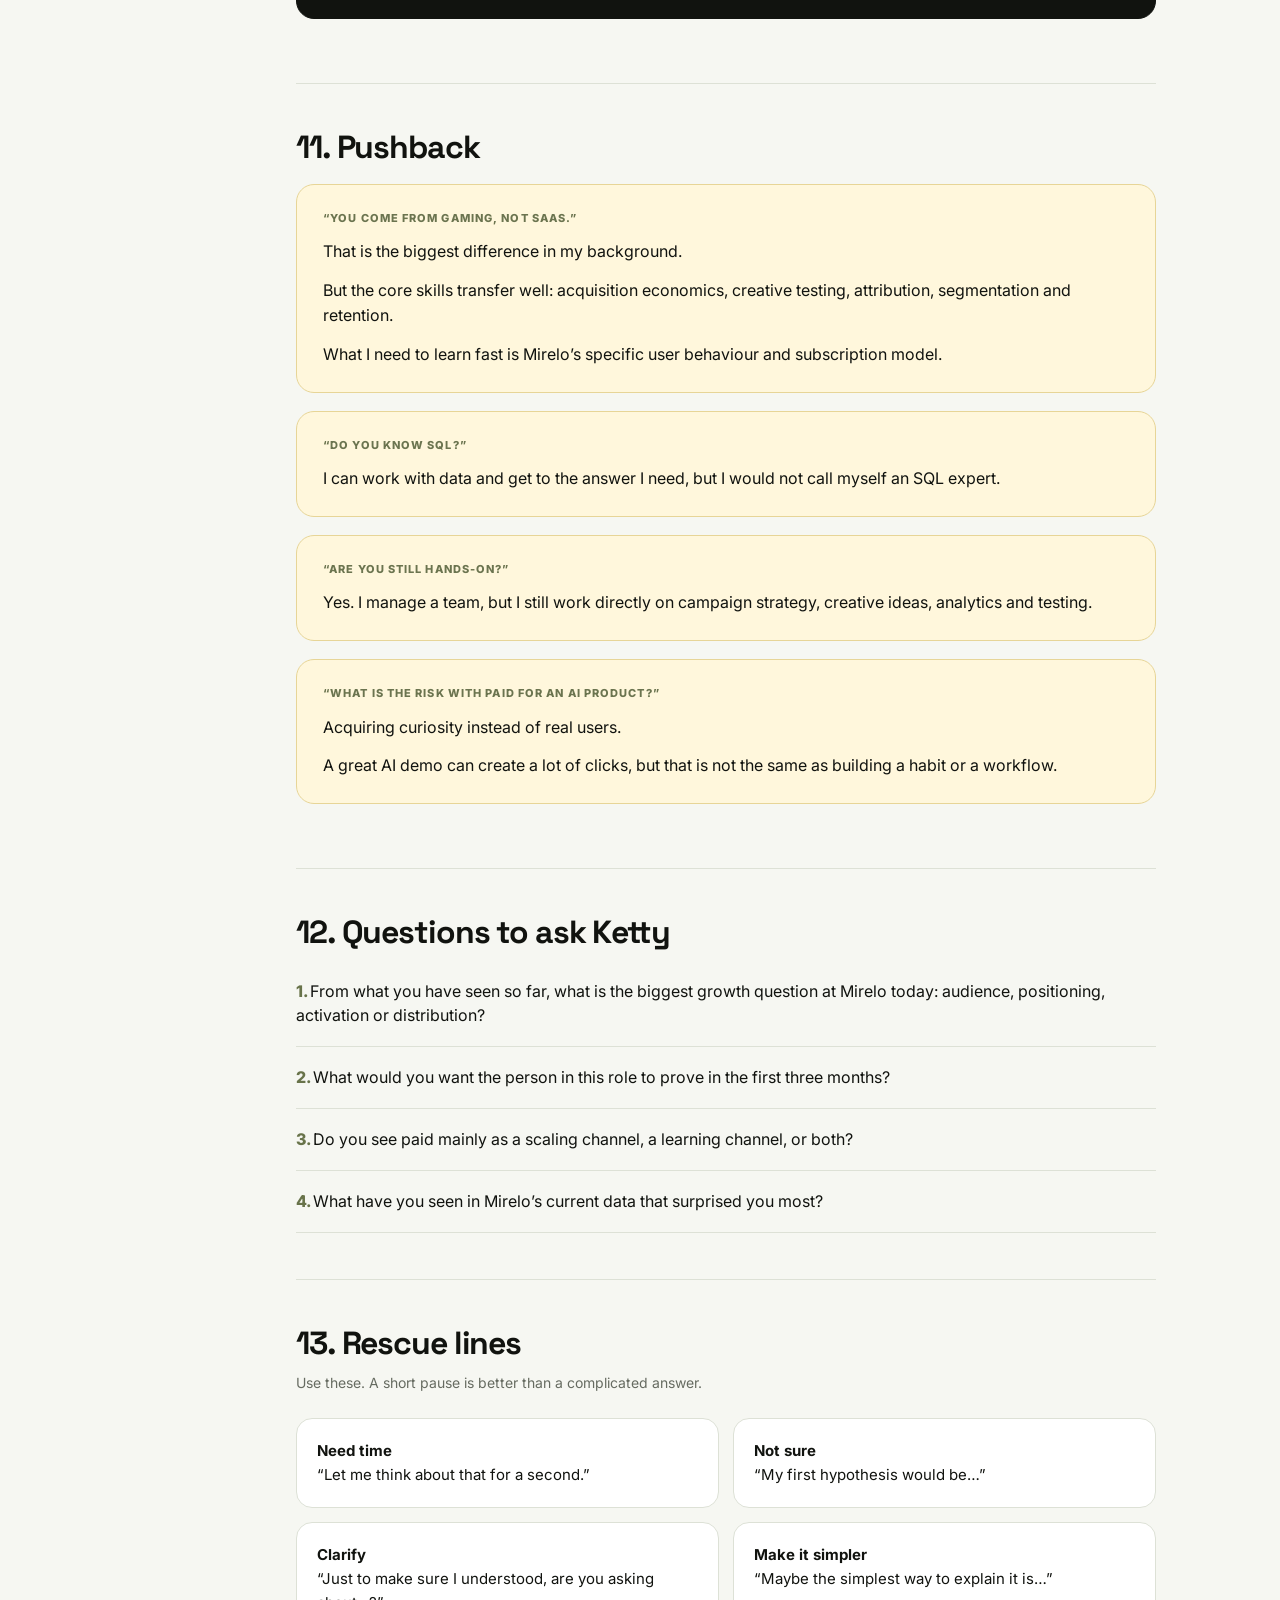
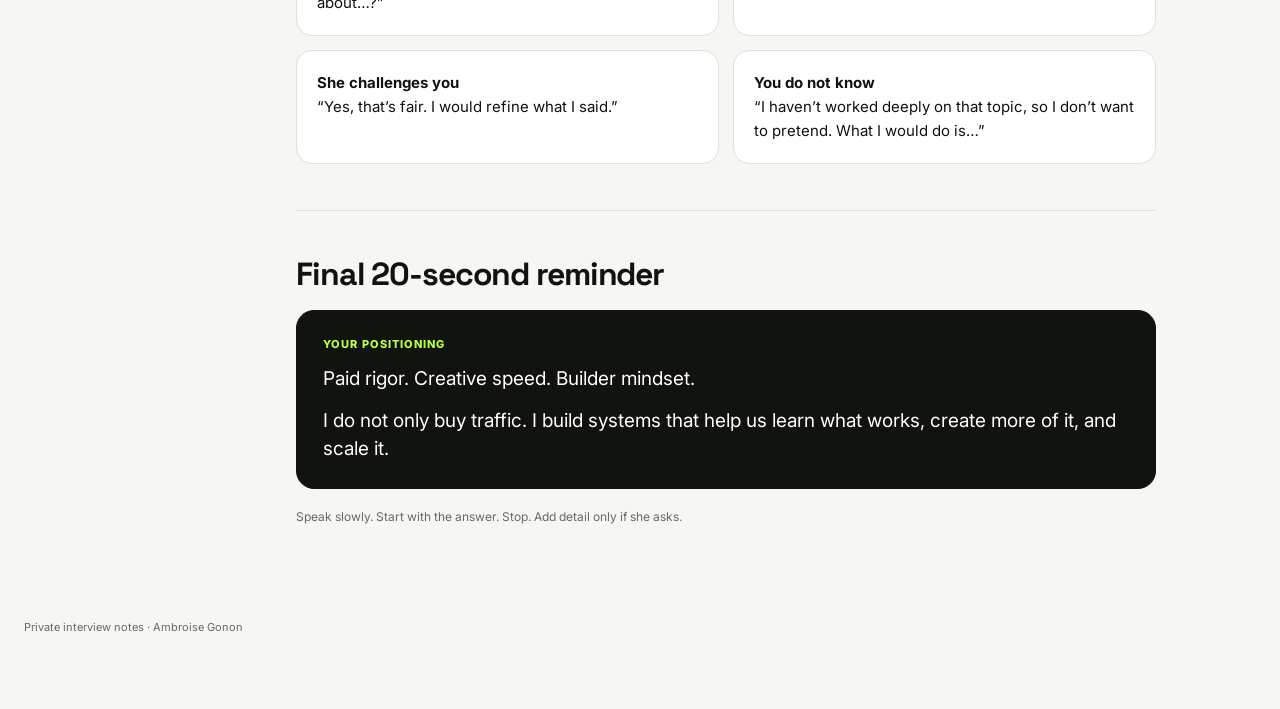
<file: paid-growth/index.html>
<!doctype html>
<html lang="en">
<head>
<meta charset="utf-8">
<meta name="viewport" content="width=device-width,initial-scale=1">
<title>Mirelo — Growth Interview Cheat Sheet</title>
<meta name="robots" content="noindex,nofollow">
<link rel="preconnect" href="https://fonts.googleapis.com">
<link rel="preconnect" href="https://fonts.gstatic.com" crossorigin>
<link href="https://fonts.googleapis.com/css2?family=Inter:wght@400;500;600;700;800&family=Space+Grotesk:wght@600;700&display=swap" rel="stylesheet">
<style>
:root{
  --bg:#f6f7f2;
  --card:#ffffff;
  --ink:#11130f;
  --muted:#666b61;
  --line:#dde1d6;
  --accent:#b9ff3f;
  --accent-soft:#efffd1;
  --dark:#11130f;
  --warn:#fff7dc;
  --warn-line:#e7d597;
}
*{box-sizing:border-box}
html{scroll-behavior:smooth}
body{margin:0;background:var(--bg);color:var(--ink);font-family:Inter,system-ui,sans-serif;line-height:1.65}
body.locked{overflow:hidden}
a{color:inherit}
.progress{position:fixed;top:0;left:0;height:3px;background:var(--accent);width:0;z-index:100}

.topbar{
  position:fixed;top:0;left:0;right:0;z-index:50;
  background:rgba(246,247,242,.94);backdrop-filter:blur(12px);
  border-bottom:1px solid var(--line)
}
.topbar-inner{
  max-width:1280px;margin:0 auto;padding:12px 24px;
  display:flex;align-items:center;gap:16px
}
.brand{font-weight:800;font-size:13px;white-space:nowrap}
.nav{display:flex;gap:8px;overflow:auto;scrollbar-width:none}
.nav::-webkit-scrollbar{display:none}
.nav a{
  text-decoration:none;white-space:nowrap;background:#fff;border:1px solid var(--line);
  border-radius:999px;padding:8px 11px;font-size:11px;color:var(--muted)
}
.nav a:hover{color:var(--ink);border-color:#b7bdad}

.shell{max-width:1280px;margin:0 auto;padding:94px 24px 72px}
.hero{padding:50px 0 46px}
.eyebrow{font-size:11px;font-weight:800;letter-spacing:.12em;text-transform:uppercase;color:#69734d;margin-bottom:14px}
h1,h2,h3{font-family:"Space Grotesk",Inter,sans-serif;letter-spacing:-.035em;margin:0}
h1{font-size:clamp(42px,6vw,72px);line-height:.98;max-width:980px}
.hero p{max-width:760px;margin:20px 0 0;color:var(--muted);font-size:17px}
.highlight{background:var(--accent);padding:0 .08em}

.quick{
  display:grid;grid-template-columns:repeat(4,1fr);
  gap:14px;margin-top:34px
}
.quick .q{
  border:1px solid var(--line);background:var(--card);border-radius:16px;padding:20px
}
.q strong{display:block;font:700 25px "Space Grotesk",Inter,sans-serif}
.q span{display:block;margin-top:3px;font-size:11px;color:var(--muted)}

.layout{display:grid;grid-template-columns:230px minmax(0,860px);gap:42px;align-items:start}
.side{
  position:sticky;top:86px;background:#fff;border:1px solid var(--line);
  border-radius:18px;padding:12px
}
.side a{
  display:block;text-decoration:none;color:var(--muted);font-size:12px;
  padding:10px 11px;border-radius:10px
}
.side a:hover{background:var(--accent-soft);color:var(--ink)}

.main{min-width:0}
.section{
  scroll-margin-top:90px;padding:46px 0;
  border-top:1px solid var(--line)
}
.section:first-child{border-top:0;padding-top:0}
.section h2{font-size:32px;line-height:1.1;margin-bottom:10px}
.lead{max-width:720px;margin:0 0 24px;color:var(--muted);font-size:14px}

.answer{
  background:#fff;border:1px solid var(--line);border-radius:18px;
  padding:24px 26px;margin:18px 0
}
.answer .qtitle{
  font-size:11px;text-transform:uppercase;letter-spacing:.1em;
  font-weight:800;color:#6b744f;margin-bottom:12px
}
.answer p{margin:0;font-size:16px;line-height:1.62}
.answer p+p{margin-top:13px}
.answer.dark{background:var(--dark);color:#fff;border-color:var(--dark)}
.answer.dark .qtitle{color:var(--accent)}
.answer.dark p{font-size:19px;line-height:1.5}
.answer.good{background:var(--accent-soft);border-color:#d4eea3}
.answer.warn{background:var(--warn);border-color:var(--warn-line)}

.cards{display:grid;grid-template-columns:1fr 1fr;gap:14px;margin:18px 0}
.card{
  background:#fff;border:1px solid var(--line);border-radius:16px;
  padding:20px
}
.card h3{font-size:18px;line-height:1.2;margin-bottom:9px}
.card p{margin:0;color:var(--muted);font-size:14px;line-height:1.6}
.card strong{color:var(--ink)}

.formula{
  background:var(--accent-soft);border:1px solid #d4eea3;border-radius:14px;
  padding:16px 18px;margin:18px 0;
  font:600 18px/1.45 "Space Grotesk",Inter,sans-serif
}

.keylist{display:grid;gap:12px;margin:18px 0}
.key{
  display:grid;grid-template-columns:150px 1fr;gap:18px;
  background:#fff;border:1px solid var(--line);border-radius:14px;padding:16px 18px
}
.key strong{font-size:13px}
.key span{font-size:14px;color:var(--muted)}

.questions{counter-reset:item;margin-top:6px}
.question{
  counter-increment:item;padding:18px 0;border-bottom:1px solid var(--line);
  font-size:16px;line-height:1.55
}
.question::before{content:counter(item) ". ";font-weight:800;color:#68734a}

.rescue{display:grid;grid-template-columns:1fr 1fr;gap:14px}
.rescue .card p{font-size:15px;color:var(--ink)}

.mini{font-size:12px;color:var(--muted);margin-top:10px}
.footer{padding:34px 0 0;color:var(--muted);font-size:11px}

/* Gate */
#gate{
  position:fixed;inset:0;z-index:1000;background:var(--bg);
  display:grid;place-items:center;padding:24px
}
.gate-card{width:100%;max-width:360px}
.gate-mark{
  width:42px;height:42px;border-radius:10px;background:var(--accent);
  display:grid;place-items:center;font-family:"Space Grotesk";font-weight:800;margin-bottom:20px
}
.gate-card h2{font-size:28px;margin-bottom:7px}
.gate-card p{margin:0 0 16px;color:var(--muted);font-size:13px}
.gate-card input{
  width:100%;padding:12px 13px;border:1px solid var(--line);
  border-radius:10px;background:#fff;font:inherit;outline:none
}
.gate-card input:focus{border-color:#9ba28f}
.gate-card button{
  width:100%;margin-top:9px;padding:12px;border:0;border-radius:10px;
  background:var(--dark);color:#fff;font:inherit;font-weight:700;cursor:pointer
}
.error{height:18px;margin-top:7px;color:#b42318;font-size:11px}

@media(max-width:960px){
  .layout{grid-template-columns:1fr}
  .side{display:none}
}
@media(max-width:700px){
  .shell{padding-left:16px;padding-right:16px;padding-top:84px}
  .topbar-inner{padding-left:16px;padding-right:16px}
  .brand{display:none}
  .nav{width:100%}
  .hero{padding-top:34px;padding-bottom:34px}
  h1{font-size:43px}
  .quick{grid-template-columns:repeat(2,1fr)}
  .cards,.rescue{grid-template-columns:1fr}
  .section{padding:36px 0}
  .answer{padding:20px}
  .answer.dark p{font-size:17px}
  .key{grid-template-columns:1fr;gap:5px}
}
</style>
</head>
<body class="locked">
<div class="progress" id="progress"></div>

<div id="gate">
  <form class="gate-card" id="loginForm">
    <div class="gate-mark">AG</div>
    <h2>Interview cheat sheet</h2>
    <p>Private notes. Enter the password to continue.</p>
    <input id="password" type="password" autocomplete="current-password" placeholder="Password" autofocus>
    <button type="submit">Open</button>
    <div class="error" id="error"></div>
  </form>
</div>

<div class="topbar">
  <div class="topbar-inner">
    <div class="brand">Mirelo · Growth interview</div>
    <nav class="nav">
      <a href="#pitch">Pitch</a>
      <a href="#ketty-lens">Ketty lens</a>
      <a href="#first-tests">First tests</a>
      <a href="#metrics">Metrics</a>
      <a href="#creative">Creative</a>
      <a href="#distribution">Distribution</a>
      <a href="#future-levers">Future levers</a>
      <a href="#examples">Examples</a>
      <a href="#pushback">Pushback</a>
      <a href="#questions">Questions</a>
      <a href="#rescue">Rescue</a>
    </nav>
  </div>
</div>

<div class="shell">
  <section class="hero">
    <div class="eyebrow">Mirelo · interview with Ketty · growth deep dive</div>
    <h1>Short answers. Simple English. <span class="highlight">Think growth.</span></h1>
    <p>Your goal is not to sound academic. Show that you understand paid, product quality, creative, retention and distribution — and that you can build a system that keeps learning.</p>

    <div class="quick">
      <div class="q"><strong>$110K</strong><span>weekly UA spend · Homa</span></div>
      <div class="q"><strong>10</strong><span>games · Rivrs</span></div>
      <div class="q"><strong>50+</strong><span>active creators</span></div>
      <div class="q"><strong>50+</strong><span>videos / week</span></div>
    </div>
  </section>

  <div class="layout">
    <aside class="side">
      <a href="#pitch">1. Core pitch</a>
      <a href="#ketty-lens">2. Ketty's growth lens</a>
      <a href="#first-tests">3. What I test first</a>
      <a href="#testing">4. How I test</a>
      <a href="#metrics">5. Metrics</a>
      <a href="#creative">6. Creative</a>
      <a href="#distribution">7. Distribution & scale</a>
      <a href="#future-levers">8. Future growth levers</a>
      <a href="#measurement">9. Measurement</a>
      <a href="#examples">10. My proof</a>
      <a href="#pushback">11. Pushback</a>
      <a href="#questions">12. Ask Ketty</a>
      <a href="#rescue">13. Rescue lines</a>
    </aside>

    <main class="main">

      <section class="section" id="pitch">
        <h2>1. Core pitch</h2>
        <p class="lead">This is the story she should remember.</p>

        <div class="answer dark">
          <div class="qtitle">45-second answer</div>
          <p>At Homa, I learned how to run paid acquisition at scale. I was managing large budgets across several mobile games, working with Meta, TikTok, Google and mobile ad networks, while tracking ROAS, LTV and attribution very closely.</p>
          <p>It also gave me a strong testing mindset: how to structure experiments, compare creative concepts, read performance data and decide what to scale or stop.</p>
          <p>At Rivrs, my role became broader and much more creative. I’m now much closer to the full growth system: creative strategy, creator and influencer programs, UGC and content production, international launches, testing speed and team processes.</p>
          <p>I manage a team of 7 across 10 games, so a big part of my job is building systems that help us produce and test more ideas, faster, without losing quality.</p>
          <p>That is why Mirelo is very interesting to me. It sits exactly at the intersection of my main areas of expertise: <strong>creative strategy, influencers and creators, UGC production, and paid acquisition.</strong></p>
          <p>I also use AI tools a lot to move faster — for ideation, scripting, localization, automation and creative production. For me, AI is not the strategy itself. It is a way to increase execution speed and testing velocity.</p>
        </div>

        <div class="formula">Homa = paid rigor → Rivrs = creative speed → Mirelo = both</div>
      </section>

      <section class="section" id="ketty-lens">
        <h2>2. Ketty's growth lens</h2>
        <p class="lead">These are the ideas you should be ready to discuss. Do not force them into every answer.</p>

        <div class="answer good">
          <div class="qtitle">Hype is not product-market fit</div>
          <p>A lot of attention, clicks or signups does not mean users will stay.</p>
          <p>For Mirelo, I would care about repeat use and retention, not only cheap acquisition.</p>
        </div>

        <div class="answer good">
          <div class="qtitle">Distribution is bigger than paid ads</div>
          <p>Paid is one channel. Distribution can also come from creators, organic content, sharing, communities and product loops.</p>
          <p>I would use paid to learn fast and scale what works — not as the only growth engine.</p>
        </div>

        <div class="answer good">
          <div class="qtitle">Do not depend on one “winner” forever</div>
          <p>A channel, audience or creative can stop working.</p>
          <p>The real advantage is a system that keeps finding new messages, new creatives and new ways to distribute the product.</p>
        </div>

        <div class="formula">Attention ≠ retention · Paid = learn + scale · Distribution should compound</div>
      </section>

      <section class="section" id="first-tests">
        <h2>3. “What would you test first?”</h2>
        <p class="lead">Start broad. Do not pretend you know the answer before seeing Mirelo's data.</p>

        <div class="answer dark">
          <div class="qtitle">Main answer</div>
          <p>I’d start with three things: who we target, what message we use, and how we show the product.</p>
          <p>Then I’d look at which combination brings the best activated users — not just the cheapest clicks.</p>
        </div>

        <div class="cards">
          <div class="card"><h3>Audience</h3><p>Who has a real need and already creates video often?</p></div>
          <div class="card"><h3>Message</h3><p>What matters most: speed, quality, control, or better storytelling?</p></div>
          <div class="card"><h3>Creative</h3><p>Before / after. Product demo. Creator-led. One clear use case.</p></div>
          <div class="card"><h3>User quality</h3><p>Do they activate, come back and pay?</p></div>
        </div>

        <div class="answer">
          <div class="qtitle">If she asks for audience ideas</div>
          <p>My first hypotheses would be video creators, professional editors or filmmakers, and maybe gaming creators.</p>
          <p>But I would first look at the current user data before choosing where to spend most of the budget.</p>
        </div>
      </section>

      <section class="section" id="testing">
        <h2>4. “How do you structure a test?”</h2>
        <div class="answer dark">
          <div class="qtitle">Simple answer</div>
          <p>One clear question. One main variable. One success metric.</p>
          <p>Then I write down what we learned and what we should test next.</p>
        </div>

        <div class="formula">Question → Test → Result → Learning → Next test</div>

        <div class="answer">
          <div class="qtitle">If she pushes</div>
          <p>For an important decision, I also want enough volume and a result that is consistent before I scale it.</p>
        </div>
      </section>

      <section class="section" id="metrics">
        <h2>5. Metrics to master</h2>
        <p class="lead">You only need simple definitions and the link between them.</p>

        <div class="keylist">
          <div class="key"><strong>CAC</strong><span>How much it costs to acquire a customer. It means little without LTV and payback.</span></div>
          <div class="key"><strong>Activation</strong><span>The first action that shows the user has reached real product value.</span></div>
          <div class="key"><strong>Retention</strong><span>Do users come back and keep using the product?</span></div>
          <div class="key"><strong>LTV</strong><span>How much value or revenue a customer creates over time.</span></div>
          <div class="key"><strong>Payback</strong><span>How long it takes to earn back the acquisition cost.</span></div>
          <div class="key"><strong>Marginal CAC</strong><span>What the next part of your budget costs when you scale.</span></div>
          <div class="key"><strong>Incrementality</strong><span>Did paid really create the conversion, or would it have happened anyway?</span></div>
          <div class="key"><strong>Attribution</strong><span>Useful, but never perfect. Use platform data and product data together.</span></div>
        </div>

        <div class="answer dark">
          <div class="qtitle">“What is a good CAC?”</div>
          <p>There is no good CAC on its own.</p>
          <p>I need to understand LTV and payback first, then work backwards.</p>
        </div>
      </section>

      <section class="section" id="creative">
        <h2>6. Creative</h2>
        <p class="lead">This is one of your strongest areas. Keep it connected to business outcomes.</p>

        <div class="answer dark">
          <div class="qtitle">“How do you judge a creative?”</div>
          <p>First: does it get attention?</p>
          <p>Second: does it create intent?</p>
          <p>Third: do those users actually activate and come back?</p>
          <p>A high CTR with bad activation is not a winner.</p>
        </div>

        <div class="cards">
          <div class="card"><h3>Hook</h3><p>Does it make people stop?</p></div>
          <div class="card"><h3>Intent</h3><p>CTR, landing behaviour, interest.</p></div>
          <div class="card"><h3>Conversion</h3><p>Signup or purchase efficiency.</p></div>
          <div class="card"><h3>Quality</h3><p>Activation, repeat use, retention.</p></div>
        </div>

        <div class="answer good">
          <div class="qtitle">Your strongest line</div>
          <p><strong>I know paid acquisition, but I also know how to build the creative supply behind it.</strong></p>
        </div>
      </section>

      <section class="section" id="distribution">
        <h2>7. Distribution & scaling</h2>
        <p class="lead">This is where you can connect your Rivrs experience to Ketty's way of thinking.</p>

        <div class="answer dark">
          <div class="qtitle">“How would you scale?”</div>
          <p>I would first find a repeatable combination of audience, message and creative that brings good users.</p>
          <p>Then I would increase spend step by step, while watching marginal CAC and user quality.</p>
        </div>

        <div class="formula">Scaling budget and scaling creative have to happen together.</div>

        <div class="answer good">
          <div class="qtitle">Paid + distribution</div>
          <p>I see paid as both a learning channel and a scaling channel.</p>
          <p>But I would also look for distribution we can build over time: creators, organic content and product sharing.</p>
        </div>

        <div class="answer">
          <div class="qtitle">Strong Mirelo thought</div>
          <p>Mirelo is easy to demonstrate. You can show the value in a few seconds with a before / after video.</p>
          <p>That means the creative can also become part of the distribution.</p>
        </div>
      </section>

      <section class="section" id="future-levers">
        <h2>8. Future growth levers I like</h2>
        <p class="lead">If she asks where you see the next strong opportunities, keep it simple and connected to learning quality.</p>

        <div class="cards">
          <div class="card">
            <h3>OpenAI / AI discovery</h3>
            <p>I’m very interested in both paid and organic opportunities around AI discovery. It is becoming a new place where users look for tools and recommendations.</p>
          </div>
          <div class="card">
            <h3>Organic growth</h3>
            <p>I like channels where content keeps working over time and where we can learn without paying for every impression.</p>
          </div>
          <div class="card">
            <h3>Creators</h3>
            <p>Creators often give the best signals. They show us which hooks, use cases and messages feel natural before we scale them with paid.</p>
          </div>
          <div class="card">
            <h3>Paid acquisition</h3>
            <p>Paid is still very useful for fast learning and scale — especially once we know which message and audience already show strong signals.</p>
          </div>
        </div>

        <div class="answer dark">
          <div class="qtitle">Simple way to say it</div>
          <p>For the future, I’m very interested in the mix of AI discovery, organic growth, creators and paid.</p>
          <p>Creators and organic often give the best early signals. Then paid can help us validate faster and scale what is already working.</p>
        </div>
      </section>

      <section class="section" id="measurement">
        <h2>9. Measurement</h2>

        <div class="formula">Ad → Signup → Activation → Repeat use → Paid conversion → Retention</div>

        <div class="answer dark">
          <div class="qtitle">“What is activation for Mirelo?”</div>
          <p>I have a hypothesis, but I would not define it before seeing the data.</p>
          <p>I would find the early action that best predicts retention or paid conversion.</p>
        </div>

        <div class="answer">
          <div class="qtitle">Tracking</div>
          <p>I’m comfortable working on the tracking setup, even if I’m not a data engineer.</p>
          <p>I’ve worked with GTM, GA4, Meta and TikTok pixels, PostHog, Adjust, Singular and Tableau.</p>
        </div>
      </section>

      <section class="section" id="examples">
        <h2>10. Your proof</h2>
        <p class="lead">Use one example at a time. Do not list everything unless she asks.</p>

        <div class="cards">
          <div class="card">
            <h3>Homa = paid rigor</h3>
            <p><strong>$110K weekly spend.</strong> Meta, TikTok, Google UAC, AppLovin, Unity, IronSource. ROAS, LTV, attribution, creative testing.</p>
          </div>

          <div class="card">
            <h3>Rivrs = creative system</h3>
            <p><strong>10 games · team of 7.</strong> 50+ creators, 20+ content accounts, 50+ videos/week, 5 languages, new-market launches.</p>
          </div>

          <div class="card">
            <h3>Noka = direct response</h3>
            <p>Paid acquisition and creative production for e-commerce. Meta average ROAS around 5–6x.</p>
          </div>

          <div class="card">
            <h3>Bisdouille = my own experiment</h3>
            <p>I built my own TikTok performance project to 80K followers and 90K comments, then turned it into a community.</p>
          </div>
        </div>

        <div class="answer dark">
          <div class="qtitle">Best Rivrs story</div>
          <p>Creative production became the bottleneck.</p>
          <p>So we built repeatable formats, creator workflows and automation.</p>
          <p>Today we can produce 50+ videos per week. The goal is not volume for volume’s sake — it is to learn faster.</p>
        </div>
      </section>

      <section class="section" id="pushback">
        <h2>11. Pushback</h2>

        <div class="answer warn">
          <div class="qtitle">“You come from gaming, not SaaS.”</div>
          <p>That is the biggest difference in my background.</p>
          <p>But the core skills transfer well: acquisition economics, creative testing, attribution, segmentation and retention.</p>
          <p>What I need to learn fast is Mirelo’s specific user behaviour and subscription model.</p>
        </div>

        <div class="answer warn">
          <div class="qtitle">“Do you know SQL?”</div>
          <p>I can work with data and get to the answer I need, but I would not call myself an SQL expert.</p>
        </div>

        <div class="answer warn">
          <div class="qtitle">“Are you still hands-on?”</div>
          <p>Yes. I manage a team, but I still work directly on campaign strategy, creative ideas, analytics and testing.</p>
        </div>

        <div class="answer warn">
          <div class="qtitle">“What is the risk with paid for an AI product?”</div>
          <p>Acquiring curiosity instead of real users.</p>
          <p>A great AI demo can create a lot of clicks, but that is not the same as building a habit or a workflow.</p>
        </div>
      </section>

      <section class="section" id="questions">
        <h2>12. Questions to ask Ketty</h2>
        <div class="questions">
          <div class="question">From what you have seen so far, what is the biggest growth question at Mirelo today: audience, positioning, activation or distribution?</div>
          <div class="question">What would you want the person in this role to prove in the first three months?</div>
          <div class="question">Do you see paid mainly as a scaling channel, a learning channel, or both?</div>
          <div class="question">What have you seen in Mirelo’s current data that surprised you most?</div>
        </div>
      </section>

      <section class="section" id="rescue">
        <h2>13. Rescue lines</h2>
        <p class="lead">Use these. A short pause is better than a complicated answer.</p>

        <div class="rescue">
          <div class="card"><p><strong>Need time</strong><br>“Let me think about that for a second.”</p></div>
          <div class="card"><p><strong>Not sure</strong><br>“My first hypothesis would be…”</p></div>
          <div class="card"><p><strong>Clarify</strong><br>“Just to make sure I understood, are you asking about…?”</p></div>
          <div class="card"><p><strong>Make it simpler</strong><br>“Maybe the simplest way to explain it is…”</p></div>
          <div class="card"><p><strong>She challenges you</strong><br>“Yes, that’s fair. I would refine what I said.”</p></div>
          <div class="card"><p><strong>You do not know</strong><br>“I haven’t worked deeply on that topic, so I don’t want to pretend. What I would do is…”</p></div>
        </div>
      </section>

      <section class="section">
        <h2>Final 20-second reminder</h2>
        <div class="answer dark">
          <div class="qtitle">Your positioning</div>
          <p>Paid rigor. Creative speed. Builder mindset.</p>
          <p>I do not only buy traffic. I build systems that help us learn what works, create more of it, and scale it.</p>
        </div>
        <p class="mini">Speak slowly. Start with the answer. Stop. Add detail only if she asks.</p>
      </section>

    </main>
  </div>

  <div class="footer">Private interview notes · Ambroise Gonon</div>
</div>

<script>
const HASH='9e601a753874fa7a8c9e68acea3676b3e2cb062cf4dd5e34ad0ef072ecbe2df1';
const gate=document.getElementById('gate');
const form=document.getElementById('loginForm');
const input=document.getElementById('password');
const error=document.getElementById('error');

async function sha256(v){
  const d=new TextEncoder().encode(v);
  const h=await crypto.subtle.digest('SHA-256',d);
  return Array.from(new Uint8Array(h)).map(b=>b.toString(16).padStart(2,'0')).join('');
}
function unlock(){
  sessionStorage.setItem('mireloCheat','1');
  gate.style.display='none';
  document.body.classList.remove('locked');
}
if(sessionStorage.getItem('mireloCheat')==='1') unlock();

form.addEventListener('submit',async e=>{
  e.preventDefault();
  error.textContent='';
  if(await sha256(input.value)===HASH) unlock();
  else{
    error.textContent='Incorrect password';
    input.select();
  }
});

const progress=document.getElementById('progress');
function onScroll(){
  const max=document.documentElement.scrollHeight-innerHeight;
  progress.style.width=(max>0?(scrollY/max)*100:0)+'%';
}
addEventListener('scroll',onScroll,{passive:true});
onScroll();
</script>
</body>
</html>
</file>
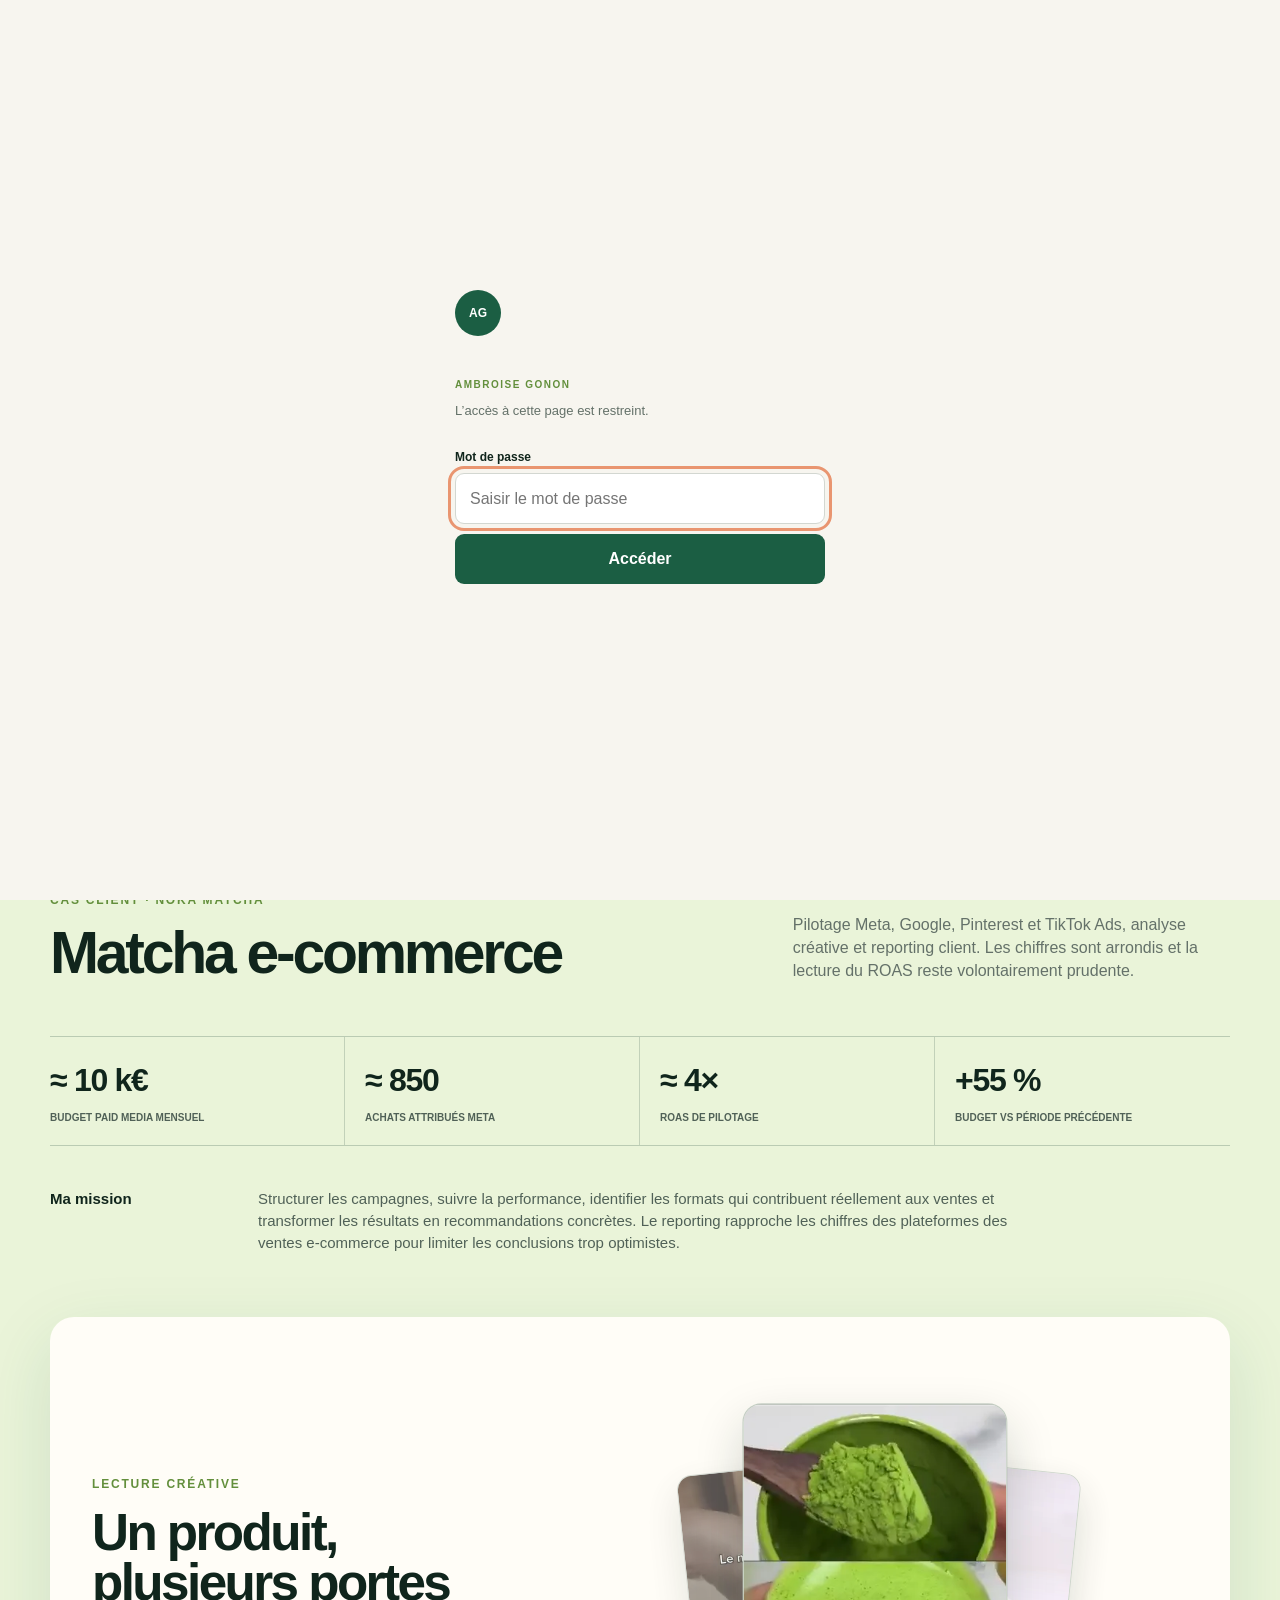
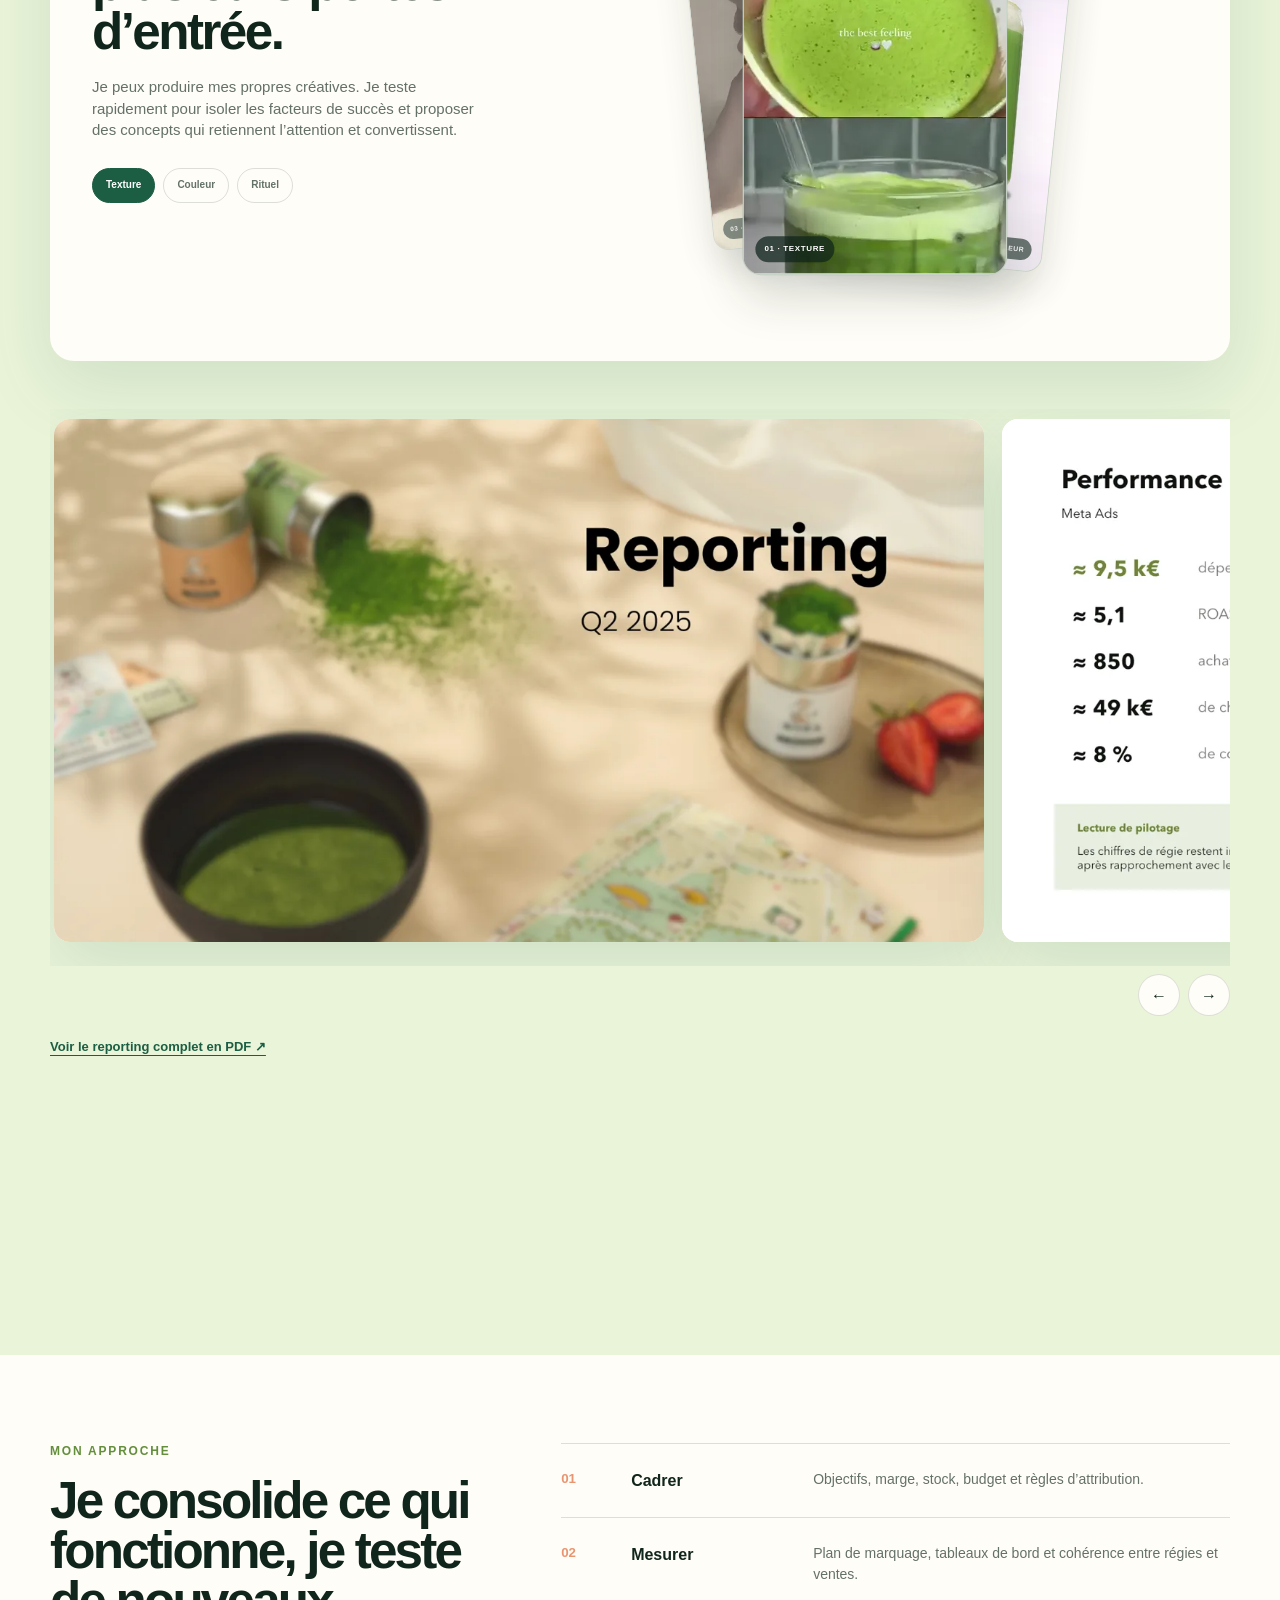
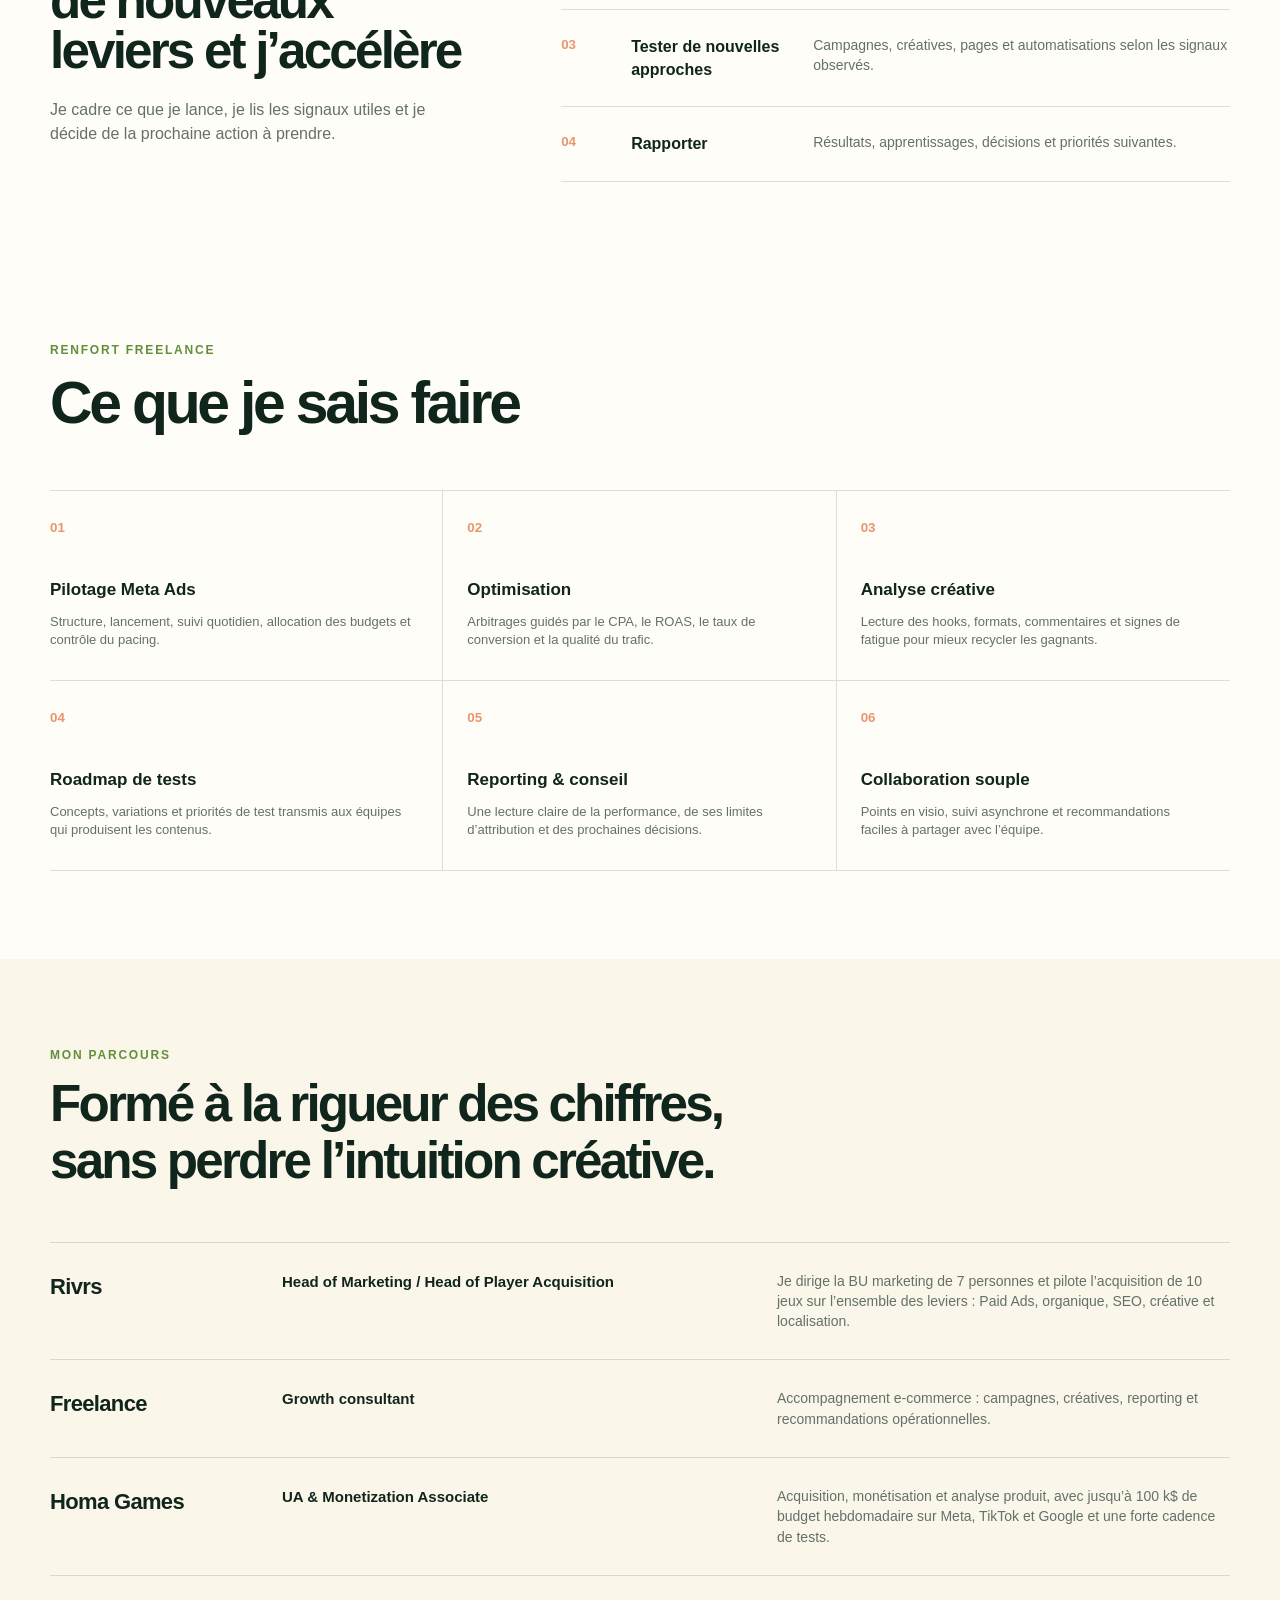
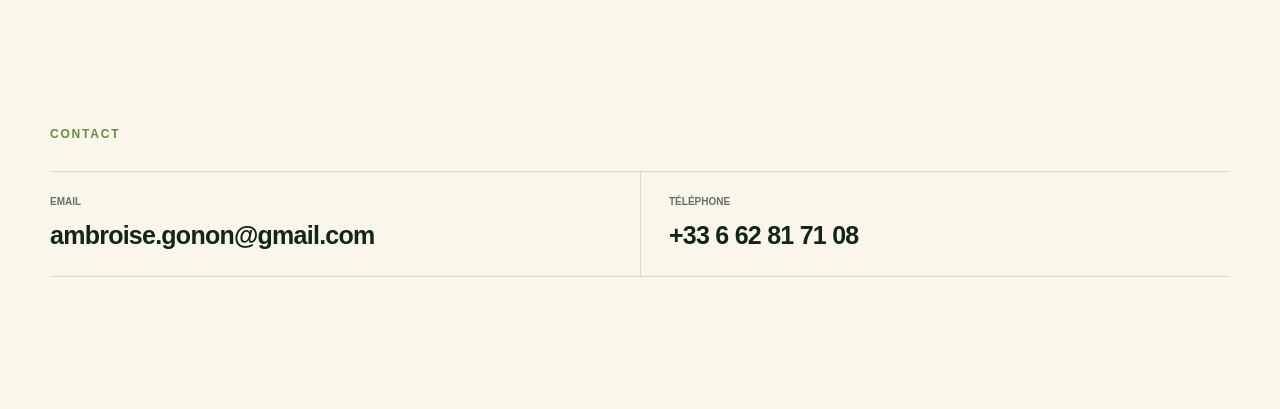
<file: paid-social/index.html>
<!doctype html>
<html lang="fr">
<head>
  <meta charset="utf-8">
  <meta name="viewport" content="width=device-width, initial-scale=1">
  <meta name="description" content="Portfolio paid social, Meta Ads et e-commerce d’Ambroise Gonon.">
  <meta name="color-scheme" content="light">
  <title>Paid Social &amp; Meta Ads — Ambroise Gonon</title>
  <link rel="icon" href="../photo.jpg">
  <style>
    :root{--ink:#17221d;--forest:#23483a;--moss:#66804d;--sage:#dfe8dc;--cream:#f5f1e7;--paper:#fffdf8;--terra:#c98b73;--muted:#68716b;--line:rgba(23,34,29,.14);--radius:20px;--shadow:0 24px 70px rgba(31,49,40,.12)}
    *{box-sizing:border-box}html{scroll-behavior:smooth;background:var(--cream)}body{margin:0;overflow-x:hidden;color:var(--ink);background:var(--cream);font-family:Inter,ui-sans-serif,-apple-system,BlinkMacSystemFont,"Segoe UI",sans-serif;line-height:1.45}body.locked{overflow:hidden}button,input{font:inherit;color:inherit}button,a{touch-action:manipulation}a{color:inherit}.shell{width:min(1180px,calc(100% - 48px));margin-inline:auto}.eyebrow{margin:0 0 15px;color:var(--moss);font-size:11px;font-weight:800;letter-spacing:.15em;text-transform:uppercase}.section-title{max-width:780px;margin:0;font-size:clamp(38px,5.2vw,72px);font-weight:750;letter-spacing:-.055em;line-height:.98}.section-copy{max-width:620px;margin:22px 0 0;color:var(--muted);font-size:16px}.reveal{opacity:0;transform:translateY(18px);transition:opacity .65s ease,transform .65s cubic-bezier(.2,.65,.25,1)}.reveal.visible{opacity:1;transform:none}:focus-visible{outline:3px solid var(--terra);outline-offset:4px}
    .gate{position:fixed;z-index:1000;inset:0;display:grid;place-items:center;padding:24px;background:#f7f5ef}.gate[hidden]{display:none}.gate-card{width:min(100%,370px)}.gate-mark{display:grid;place-items:center;width:46px;height:46px;margin-bottom:42px;color:#fff;background:var(--forest);border-radius:50%;font-size:12px;font-weight:800}.gate-kicker{margin:0 0 9px;color:var(--moss);font-size:10px;font-weight:800;letter-spacing:.15em}.gate h1{margin:0;font-size:29px;letter-spacing:-.04em}.gate-copy{margin:9px 0 28px;color:var(--muted);font-size:13px}.gate label{display:block;margin-bottom:7px;font-size:12px;font-weight:700}.gate input{width:100%;padding:13px 14px;background:#fff;border:1px solid #d3d7d1;border-radius:9px}.gate button{width:100%;margin-top:10px;padding:13px;color:#fff;background:var(--forest);border:0;border-radius:9px;font-weight:750;cursor:pointer}.gate-error{min-height:18px;margin:8px 0 0;color:#a43c2c;font-size:12px}
    .topbar{position:fixed;z-index:100;inset:0 0 auto;display:flex;align-items:center;justify-content:space-between;padding:17px 26px;background:rgba(245,241,231,.87);border-bottom:1px solid var(--line);backdrop-filter:blur(14px)}.brand{font-size:11px;font-weight:800;letter-spacing:.13em;text-decoration:none}.nav{display:flex;align-items:center;gap:22px}.nav a{color:var(--muted);font-size:11px;font-weight:700;text-decoration:none}.nav a:last-child{padding:8px 12px;color:#fff;background:var(--forest);border-radius:999px}
    .hero{display:grid;align-content:end;min-height:92svh;padding:150px 0 65px}.hero h1{max-width:1030px;margin:0;font-size:clamp(54px,8.2vw,112px);font-weight:760;letter-spacing:-.075em;line-height:.87}.hero h1 span{color:var(--forest)}.hero-intro{display:grid;grid-template-columns:1fr .8fr;gap:70px;align-items:end;margin-top:36px}.hero-intro>p{max-width:660px;margin:0;color:var(--muted);font-size:17px}.availability{justify-self:end;margin:0;padding-left:18px;border-left:3px solid var(--terra);font-size:13px;font-weight:750}.metrics{display:grid;grid-template-columns:repeat(4,1fr);margin-top:58px;border-block:1px solid var(--line)}.metric{padding:20px 22px;border-right:1px solid var(--line)}.metric:first-child{padding-left:0}.metric:last-child{border-right:0}.metric strong{display:block;font-size:clamp(29px,3.2vw,44px);font-weight:760;letter-spacing:-.055em;line-height:1}.metric span{display:block;margin-top:8px;color:var(--muted);font-size:10px;font-weight:700;text-transform:uppercase}
    .approach{padding:105px 0;background:var(--paper)}.approach-grid{display:grid;grid-template-columns:.85fr 1.35fr;gap:90px;align-items:start}.steps{border-top:1px solid var(--line)}.step{display:grid;grid-template-columns:58px 170px 1fr;gap:12px;padding:25px 0;border-bottom:1px solid var(--line)}.step small{color:var(--terra);font-weight:800}.step h3{margin:0;font-size:16px}.step p{margin:0;color:var(--muted);font-size:14px}
    .case{padding:105px 0;background:var(--sage)}.case-head{display:grid;grid-template-columns:1fr .65fr;gap:70px;align-items:end}.case-head .section-copy{margin:0}.case-kpis{display:grid;grid-template-columns:repeat(4,1fr);margin-top:54px;border-block:1px solid rgba(35,72,58,.24)}.case-kpis div{padding:20px;border-right:1px solid rgba(35,72,58,.2)}.case-kpis div:first-child{padding-left:0}.case-kpis div:last-child{border-right:0}.case-kpis strong{display:block;font-size:32px;letter-spacing:-.04em}.case-kpis span{display:block;margin-top:7px;color:#506157;font-size:10px;font-weight:700;text-transform:uppercase}.mission{display:grid;grid-template-columns:180px 1fr;gap:28px;margin-top:42px}.mission h3{margin:0;font-size:15px}.mission p{max-width:760px;margin:0;color:#506157;font-size:15px}
    .report-carousel{position:relative;margin-top:58px}.report-viewport{overflow:hidden}.report-track{display:flex;gap:18px;overflow-x:auto;padding:10px 4px 24px;scroll-snap-type:x mandatory;scrollbar-width:none}.report-track::-webkit-scrollbar{display:none}.report-slide{position:relative;flex:0 0 min(82%,930px);margin:0;overflow:hidden;aspect-ratio:16/9;background:#fff;border-radius:16px;box-shadow:var(--shadow);scroll-snap-align:center}.report-slide img{display:block;width:100%;height:100%;object-fit:cover}.report-slide--locked img{filter:blur(9px) saturate(.72);transform:scale(1.04)}.report-cover{position:absolute;inset:0;display:grid;place-items:center;background:rgba(23,34,29,.34)}.report-cover a{padding:14px 20px;color:#fff;background:var(--forest);border-radius:999px;font-size:13px;font-weight:800;text-decoration:none}.carousel-nav{display:flex;justify-content:flex-end;gap:8px;margin-top:8px}.carousel-nav button{display:grid;place-items:center;width:42px;height:42px;background:var(--paper);border:1px solid var(--line);border-radius:50%;cursor:pointer}.pdf-link{display:inline-flex;align-items:center;gap:8px;margin-top:22px;color:var(--forest);font-size:13px;font-weight:800;text-underline-offset:4px}
    .services{padding:105px 0;background:var(--paper)}.service-grid{display:grid;grid-template-columns:repeat(3,1fr);margin-top:58px;border-top:1px solid var(--line)}.service{min-height:190px;padding:24px 24px 24px 0;border-right:1px solid var(--line);border-bottom:1px solid var(--line)}.service:nth-child(3n+2),.service:nth-child(3n+3){padding-left:24px}.service:nth-child(3n){border-right:0}.service small{color:var(--terra);font-weight:800}.service h3{margin:40px 0 10px;font-size:17px}.service p{margin:0;color:var(--muted);font-size:13px}
    .journey{padding:105px 0;background:var(--cream)}.journey-list{margin-top:55px;border-top:1px solid var(--line)}.role{display:grid;grid-template-columns:190px 1fr 1fr;gap:42px;padding:28px 0;border-bottom:1px solid var(--line)}.role strong{font-size:22px;letter-spacing:-.03em}.role h3{margin:0;font-size:15px}.role p{margin:0;color:var(--muted);font-size:14px}
    .rivrs{padding:100px 0;color:#fff;background:var(--forest)}.rivrs .eyebrow{color:#b7caa9}.rivrs .section-copy{color:#cdd7d1}.rivrs-head{display:grid;grid-template-columns:1fr .7fr;gap:70px;align-items:end}.rivrs-numbers{display:flex;justify-content:flex-end;gap:36px}.rivrs-numbers strong{display:block;font-size:31px}.rivrs-numbers span{display:block;color:#b9c8c0;font-size:9px;text-transform:uppercase}.creative-window{height:640px;margin-top:60px;overflow:hidden;mask-image:linear-gradient(to bottom,transparent,#000 9%,#000 91%,transparent)}.creative-wall{display:grid;grid-template-columns:repeat(3,1fr);gap:12px;width:min(900px,92%);margin:0 auto;perspective:1100px;transform:rotateY(-4deg) rotateX(1deg)}.creative-col{display:grid;gap:12px;will-change:transform}.creative-col:nth-child(2){padding-top:70px}.creative-col:nth-child(3){padding-top:25px}.creative-card{position:relative;overflow:hidden;aspect-ratio:9/16;background:#142c23;border-radius:14px;box-shadow:0 18px 45px rgba(0,0,0,.2);transition:transform .25s ease}.creative-card video{display:block;width:100%;height:100%;object-fit:cover}.creative-card span{position:absolute;left:10px;bottom:10px;padding:6px 8px;background:rgba(12,24,19,.72);border-radius:5px;font-size:8px;font-weight:700;letter-spacing:.08em
    }.creative-card:hover{transform:scale(1.015)}
    .builder{padding:105px 0;background:var(--paper)}.builder-grid{display:grid;grid-template-columns:.65fr 1.35fr;gap:75px;align-items:center}.builder-copy p{color:var(--muted);font-size:15px}.builder-copy strong{display:block;margin-top:32px;color:var(--forest);font-size:38px;letter-spacing:-.05em}.tool-list{display:flex;flex-wrap:wrap;gap:8px;margin-top:28px}.tool-list span{padding:8px 11px;border:1px solid var(--line);border-radius:999px;font-size:10px;font-weight:750}.tool-frame{overflow:hidden;background:#1c201e;border-radius:18px;box-shadow:var(--shadow)}.tool-bar{height:38px;background:#292e2b}.tool-frame img{display:block;width:100%;height:560px;object-fit:cover;object-position:top}
    .contact{padding:82px 0 100px;background:var(--cream)}.contact-grid{display:grid;grid-template-columns:1fr 1fr;margin-top:28px;border-block:1px solid var(--line)}.contact-item{padding:23px 0}.contact-item+ .contact-item{padding-left:28px;border-left:1px solid var(--line)}.contact-item span{display:block;color:var(--muted);font-size:10px;font-weight:700;text-transform:uppercase}.contact-item button{margin-top:7px;padding:0;background:none;border:0;font-size:clamp(17px,2vw,25px);font-weight:750;letter-spacing:-.03em;cursor:pointer}.copy-note{min-height:18px;margin:14px 0 0;color:var(--moss);font-size:12px}
    @media(max-width:900px){.shell{width:min(100% - 34px,720px)}.hero{min-height:auto;padding-top:140px}.hero-intro,.approach-grid,.case-head,.rivrs-head,.builder-grid{grid-template-columns:1fr}.availability{justify-self:start}.metrics{grid-template-columns:repeat(2,1fr)}.metric:nth-child(2){border-right:0}.metric:nth-child(-n+2){border-bottom:1px solid var(--line)}.step{grid-template-columns:45px 145px 1fr}.case-kpis{grid-template-columns:repeat(2,1fr)}.case-kpis div:nth-child(2){border-right:0}.case-kpis div:nth-child(-n+2){border-bottom:1px solid rgba(35,72,58,.2)}.service-grid{grid-template-columns:repeat(2,1fr)}.service:nth-child(n){padding-left:22px;border-right:1px solid var(--line)}.service:nth-child(2n){border-right:0}.role{grid-template-columns:140px 1fr}.role p{grid-column:2}.rivrs-numbers{justify-content:flex-start}.builder-grid{gap:42px}}
    @media(max-width:580px){.shell{width:calc(100% - 28px)}.topbar{padding:14px}.nav a:not(:last-child){display:none}.hero{padding:115px 0 48px}.hero h1{font-size:clamp(46px,14vw,65px)}.hero-intro{gap:24px;margin-top:28px}.metrics{margin-top:40px}.metric{min-height:92px;padding:16px 10px}.metric:nth-child(3){padding-left:0}.approach,.case,.services,.journey,.rivrs,.builder{padding:72px 0}.section-title{font-size:clamp(36px,11vw,52px)}.step{grid-template-columns:38px 1fr}.step p{grid-column:2}.case-kpis{margin-top:38px}.case-kpis div{padding:16px 10px}.case-kpis div:nth-child(3){padding-left:0}.mission{grid-template-columns:1fr;gap:8px}.report-slide{flex-basis:94%}.service-grid{grid-template-columns:1fr;margin-top:38px}.service:nth-child(n){min-height:155px;padding:20px 0;border-right:0}.service h3{margin-top:24px}.role{grid-template-columns:1fr;gap:8px}.role p{grid-column:1}.creative-window{height:auto;margin-top:42px;overflow:visible;mask-image:none}.creative-wall{grid-template-columns:repeat(5,150px);width:100%;overflow-x:auto;padding-bottom:14px;perspective:none;transform:none;scroll-snap-type:x mandatory}.creative-col{display:contents}.creative-col:nth-child(n){padding:0}.creative-card{scroll-snap-align:start}.tool-frame img{height:390px}.contact-grid{grid-template-columns:1fr}.contact-item+ .contact-item{padding-left:0;border-top:1px solid var(--line);border-left:0}}
    @media(prefers-reduced-motion:reduce){html{scroll-behavior:auto}.reveal{opacity:1;transform:none}*,*::before,*::after{animation:none!important;transition-duration:.01ms!important}.creative-col{transform:none!important}}
    /* Webmarketing V2: compact hero, scroll-led report and denser creative proof. */
    .hero{min-height:88svh}.hero h1{max-width:940px;font-size:clamp(48px,6.8vw,92px);letter-spacing:-.07em;line-height:.9}
    .report-carousel{height:240vh}.report-sticky{position:sticky;top:82px}.report-track{width:max-content;overflow:visible;scroll-snap-type:none;will-change:transform}.report-slide{flex-basis:min(78vw,930px);scroll-snap-align:none}
    .approach,.case,.services,.journey,.builder{padding-block:88px}.rivrs{padding-block:92px}.creative-window{height:620px;margin-top:42px;-webkit-mask-image:linear-gradient(to bottom,transparent 0,#000 7%,#000 91%,transparent 100%);mask-image:linear-gradient(to bottom,transparent 0,#000 7%,#000 91%,transparent 100%)}.creative-wall{width:min(430px,78%);gap:10px}.creative-col{gap:10px}.creative-col:nth-child(2){padding-top:56px}.creative-col:nth-child(3){padding-top:18px}.creative-card{border-radius:12px;box-shadow:0 16px 38px rgba(0,0,0,.2)}
    @media(max-width:580px){.hero h1{font-size:clamp(42px,12.5vw,58px)}.approach,.case,.services,.journey,.builder{padding-block:68px}.report-carousel{height:210vh}.report-sticky{top:72px}.report-slide{flex-basis:88vw}.rivrs{padding-block:68px}.creative-window{height:520px;margin-top:36px;overflow:hidden;-webkit-mask-image:linear-gradient(to bottom,transparent,#000 8%,#000 92%,transparent);mask-image:linear-gradient(to bottom,transparent,#000 8%,#000 92%,transparent)}.creative-wall{grid-template-columns:repeat(3,1fr);width:min(390px,94%);overflow:visible;padding:0;perspective:none;transform:none}.creative-col{display:grid}.creative-col:nth-child(2){padding-top:48px}.creative-col:nth-child(3){padding-top:16px}.creative-card{scroll-snap-align:none}.contact-grid{margin-top:0}}
    @media(prefers-reduced-motion:reduce){.report-carousel{height:auto}.report-sticky{position:static}.report-track{max-width:100%;overflow-x:auto;transform:none!important;scroll-snap-type:x mandatory}.report-slide{flex-basis:min(88vw,930px);scroll-snap-align:center}}
    /* Webmarketing V3: human hero, flowing reporting and one broader final chapter. */
    .eyebrow{font-size:12px}.section-title{font-size:clamp(36px,4.6vw,64px)}.approach .section-title,.journey .section-title{font-size:clamp(32px,4vw,54px)}
    .hero{min-height:auto;padding-top:132px}.hero-main{display:grid;grid-template-columns:minmax(0,1.55fr) minmax(260px,.55fr);gap:72px;align-items:center}.hero-copy{min-width:0}.hero h1{font-size:clamp(54px,7vw,94px)}.hero-copy .hero-intro{grid-template-columns:1fr;gap:24px;margin-top:34px}.hero-copy .availability{justify-self:start}.growth-line{display:flex;align-items:baseline;gap:.32em;margin:22px 0 0;font-size:clamp(18px,2vw,27px);font-weight:700;letter-spacing:-.035em}.growth-rotator{position:relative;display:inline-grid;min-width:19ch}.growth-rotator>span{grid-area:1/1;opacity:0;transform:translateY(8px);color:var(--forest);animation:growthWords 9s infinite}.growth-rotator>span:nth-child(2){animation-delay:3s}.growth-rotator>span:nth-child(3){animation-delay:6s}@keyframes growthWords{0%{opacity:0;transform:translateY(8px)}7%,28%{opacity:1;transform:none}35%,100%{opacity:0;transform:translateY(-8px)}}.hero-portrait{position:relative;margin:0;overflow:hidden;aspect-ratio:4/5;background:var(--sage);border:1px solid rgba(201,139,115,.55);border-radius:24px;box-shadow:var(--shadow)}.hero-portrait::after{content:"";position:absolute;inset:0;box-shadow:inset 0 0 0 8px rgba(255,253,248,.18);pointer-events:none}.hero-portrait img{display:block;width:100%;height:100%;object-fit:cover;object-position:50% 42%}.hero-portrait figcaption{position:absolute;right:12px;bottom:12px;padding:7px 10px;color:#fff;background:rgba(23,34,29,.72);border-radius:999px;font-size:9px;font-weight:750;letter-spacing:.07em;text-transform:uppercase}.hero .metrics{margin-top:46px}
    .case-logo{display:block;width:150px;height:auto;max-height:62px;margin:0 0 18px;object-fit:contain;object-position:left center}
    .report-carousel{height:190vh}.report-sticky{transform:translateY(var(--report-drift,0px));will-change:transform}
    .now-section{padding:88px 0 82px;color:#fff;background:var(--forest)}.now-section .eyebrow{color:#b7caa9}.now-section .section-copy{color:#cdd7d1}.now-head{display:grid;grid-template-columns:1fr .7fr;gap:70px;align-items:end}.now-tags{display:flex;flex-wrap:wrap;gap:8px;margin-top:34px}.now-tags span{padding:9px 13px;border:1px solid rgba(255,255,255,.22);border-radius:999px;color:#dce5df;font-size:10px;font-weight:750}.now-showcase{display:grid;grid-template-columns:.82fr 1.18fr;gap:22px;margin-top:34px}.creative-panel,.system-panel{overflow:hidden;border:1px solid rgba(255,255,255,.14);border-radius:22px}.creative-panel{padding:20px;background:rgba(8,29,21,.24)}.panel-label{margin:0;font-size:9px;font-weight:800;letter-spacing:.14em}.creative-panel .panel-label{color:#b7caa9}.creative-panel .creative-window{height:480px;margin-top:12px}.creative-panel .creative-wall{width:min(350px,92%)}.system-panel{display:grid;grid-template-columns:.78fr 1.22fr;gap:18px;align-content:start;padding:20px;color:var(--ink);background:var(--paper)}.system-copy h3{margin:18px 0 12px;font-size:clamp(25px,2.7vw,38px);line-height:1.02;letter-spacing:-.045em}.system-copy p:not(.panel-label){margin:0;color:var(--muted);font-size:13px}.system-copy strong{display:block;margin-top:26px;color:var(--forest);font-size:30px;letter-spacing:-.05em}.system-panel .tool-frame{border-radius:13px;box-shadow:none}.system-panel .tool-bar{height:28px}.system-panel .tool-frame img{height:310px}.system-panel .tool-list{grid-column:1/-1;margin-top:0}.fit-line{max-width:1040px;margin:58px 0 0;font-size:clamp(28px,3.5vw,48px);font-weight:720;letter-spacing:-.045em;line-height:1.05}.contact{padding-top:68px}
    @media(max-width:900px){.hero-main,.now-head,.now-showcase{grid-template-columns:1fr}.hero-main{gap:38px}.hero-portrait{width:min(100%,460px);aspect-ratio:16/10}.hero-portrait img{object-position:50% 39%}.now-head{gap:26px}.rivrs-numbers{justify-content:flex-start}.system-panel{grid-template-columns:1fr 1fr}}
    @media(max-width:580px){.eyebrow{font-size:11px}.section-title{font-size:clamp(33px,10vw,46px)}.approach .section-title,.journey .section-title{font-size:clamp(31px,9.2vw,43px)}.hero{padding-top:106px}.hero h1{font-size:clamp(48px,14vw,62px)}.growth-line{display:block;font-size:18px}.growth-rotator{display:grid;min-width:0;margin-top:3px}.hero-portrait{width:100%;aspect-ratio:16/11;border-radius:18px}.hero-portrait img{object-position:50% 39%}.report-carousel{height:165vh}.now-section{padding-block:68px}.now-showcase{gap:16px}.creative-panel{padding:14px}.creative-panel .creative-window{height:450px}.creative-panel .creative-wall{width:min(340px,98%)}.system-panel{grid-template-columns:1fr;padding:17px}.system-panel .tool-frame{grid-column:1}.system-panel .tool-frame img{height:240px}.system-panel .tool-list{grid-column:1}.fit-line{margin-top:42px}}
    @media(prefers-reduced-motion:reduce){.growth-rotator>span{display:none;animation:none}.growth-rotator>span:first-child{display:block;opacity:1;transform:none}.report-carousel{height:auto}.report-sticky{position:static;transform:none!important}.report-track{max-width:100%;overflow-x:auto;transform:none!important;scroll-snap-type:x mandatory}.report-slide{flex-basis:min(88vw,930px);scroll-snap-align:center}}
    .growth-rotator>span{opacity:0;transform:translateY(8px)}.system-copy p:not(.panel-label){color:var(--muted)}
    .fit-line{display:grid;grid-template-columns:190px 1fr;gap:36px;align-items:start;max-width:none;padding-top:30px;border-top:1px solid rgba(255,255,255,.18)}.fit-line>span{padding-top:5px;color:#b7caa9;font-size:10px;font-weight:800;letter-spacing:.14em}.fit-line>p{max-width:820px;margin:0;font-size:clamp(25px,3vw,40px);font-weight:720;letter-spacing:-.04em;line-height:1.08}@media(max-width:580px){.fit-line{grid-template-columns:1fr;gap:12px}.fit-line>span{padding-top:0}.fit-line>p{font-size:clamp(25px,8vw,34px)}}
    /* V4: warmer, livelier palette and a shorter reporting transition. */
    :root{--ink:#10251c;--forest:#1b5e43;--moss:#638f3c;--sage:#eaf4d9;--cream:#fbf6ea;--paper:#fffdf7;--terra:#e99570;--muted:#647169;--line:rgba(16,37,28,.14);--shadow:0 24px 70px rgba(27,94,67,.13)}
    .topbar{background:rgba(251,246,234,.88)}.hero{background:radial-gradient(circle at 82% 24%,rgba(201,239,113,.18),transparent 29%)}.hero h1 span,.growth-rotator>span{color:#287a4e}.case{padding-bottom:42px;background:var(--sage)}.report-carousel{height:150vh}.report-slide--locked img{filter:blur(6px) saturate(.82)}.now-section{background:linear-gradient(145deg,#15543d 0%,#1f6b49 100%)}.creative-panel{background:rgba(5,39,26,.28)}.system-panel .tool-list{gap:10px;align-content:start}.system-panel .tool-list span{padding:10px 14px;background:#fff;border-color:rgba(27,94,67,.16);font-size:11px}.system-panel{align-content:stretch}.fit-line>span,.now-section .eyebrow,.creative-panel .panel-label{color:#d3e9a4}
    @media(max-width:580px){.case{padding-bottom:28px}.report-carousel{height:135vh}.system-panel .tool-list span{padding:9px 12px;font-size:10px}}
    @media(prefers-reduced-motion:reduce){.report-carousel{height:auto}}
    /* V5: separate the production system from the day-to-day toolkit. */
    .system-stack{display:grid;gap:18px;align-content:start}.system-panel{grid-template-columns:.78fr 1.22fr}.tools-panel{padding:20px;color:var(--ink);background:var(--paper);border:1px solid rgba(255,255,255,.14);border-radius:22px}.tools-panel h3{margin:12px 0 18px;font-size:clamp(23px,2.2vw,32px);line-height:1;letter-spacing:-.04em}.tool-groups{display:grid;grid-template-columns:repeat(2,minmax(0,1fr));gap:15px 22px}.tool-group h4{margin:0 0 7px;color:var(--moss);font-size:9px;font-weight:800;letter-spacing:.12em;text-transform:uppercase}.tool-group .tool-list{gap:6px;margin:0}.tool-group .tool-list span{padding:6px 9px;background:#fff;border-color:rgba(27,94,67,.15);font-size:9px;line-height:1.1}.tools-fit{display:grid;grid-template-columns:130px 1fr;gap:18px;margin-top:20px;padding-top:17px;border-top:1px solid var(--line)}.tools-fit span{padding-top:3px;color:var(--moss);font-size:9px;font-weight:800;letter-spacing:.12em}.tools-fit p{margin:0;font-size:16px;font-weight:700;letter-spacing:-.025em;line-height:1.2}.now-showcase>.creative-panel{align-self:start}
    @media(max-width:900px){.system-stack{gap:16px}.tool-groups{grid-template-columns:repeat(2,minmax(0,1fr))}}
    @media(max-width:580px){.system-panel{grid-template-columns:1fr}.tools-panel{padding:17px}.tool-groups{grid-template-columns:1fr 1fr;gap:15px 12px}.tool-group .tool-list span{padding:6px 8px;font-size:8px}.tools-fit{grid-template-columns:1fr;gap:8px}.tools-fit p{font-size:15px}}
    /* V6: keep the next section visible as soon as the report ends. */
    .case{padding-bottom:8px}.report-carousel{height:100vh}.services{padding-top:42px}
    @media(max-width:580px){.case{padding-bottom:6px}.report-carousel{height:auto}.report-sticky{position:static;transform:none!important}.report-track{max-width:100%;overflow-x:auto;transform:none!important;scroll-snap-type:x mandatory}.report-slide{flex-basis:88vw;scroll-snap-align:center}.services{padding-top:32px}}
    @media(prefers-reduced-motion:reduce){.report-carousel{height:auto}}
    /* V7: equal-height proof columns and a denser tool taxonomy. */
    .now-showcase{align-items:stretch}.now-showcase>.creative-panel{display:flex;align-self:stretch;flex-direction:column}.creative-panel .creative-window{flex:1;height:auto;min-height:480px}.system-stack{height:100%;align-content:stretch;grid-template-rows:auto 1fr}.system-panel{padding:18px}.system-copy h3{margin:14px 0 9px;font-size:clamp(24px,2.35vw,34px)}.system-copy strong{margin-top:18px;font-size:28px}.system-panel .tool-frame img{height:245px}.tools-panel{display:flex;flex-direction:column;padding:17px 18px}.tools-panel h3{margin:9px 0 14px;font-size:clamp(22px,2vw,29px)}.tool-groups{grid-template-columns:repeat(3,minmax(0,1fr));gap:11px 15px}.tool-group h4{margin-bottom:5px}.tool-group .tool-list{gap:5px}.tool-group .tool-list span{padding:5px 7px;font-size:8px}.tools-fit{grid-template-columns:118px 1fr;gap:14px;margin-top:auto;padding-top:12px}.tools-fit p{font-size:14px}
    @media(max-width:900px){.now-showcase>.creative-panel{display:block}.creative-panel .creative-window{height:480px;min-height:0}.tool-groups{grid-template-columns:repeat(3,minmax(0,1fr))}}
    @media(max-width:580px){.creative-panel .creative-window{height:450px}.system-panel{padding:17px}.system-panel .tool-frame img{height:240px}.tools-panel{padding:17px}.tool-groups{grid-template-columns:1fr 1fr;gap:13px 10px}.tools-fit{grid-template-columns:1fr;gap:7px}.tools-fit p{font-size:15px}}
    /* Paid-social edition: real DTC creative proof, kept compact. */
    .creative-case{display:grid;grid-template-columns:minmax(0,.78fr) minmax(340px,1.22fr);gap:70px;align-items:center;margin-top:64px;padding:42px;color:var(--ink);background:var(--paper);border-radius:24px;box-shadow:var(--shadow)}.creative-case-copy h3{max-width:520px;margin:0;font-size:clamp(30px,4vw,52px);line-height:.96;letter-spacing:-.05em}.creative-case-copy>p:not(.eyebrow){max-width:480px;margin:20px 0 0;color:var(--muted);font-size:15px}.noka-selector{display:flex;flex-wrap:wrap;gap:8px;margin-top:27px}.noka-selector button{padding:9px 13px;color:var(--muted);background:transparent;border:1px solid var(--line);border-radius:999px;font-size:10px;font-weight:800;cursor:pointer}.noka-selector button.is-active{color:#fff;background:var(--forest);border-color:var(--forest)}.noka-deck{position:relative;justify-self:center;width:min(100%,390px);height:560px}.noka-card{position:absolute;top:50%;left:50%;width:68%;padding:0;overflow:hidden;aspect-ratio:9/16;background:#dfe8dc;border:1px solid var(--line);border-radius:19px;box-shadow:0 20px 48px rgba(16,37,28,.18);cursor:pointer;transition:transform .45s cubic-bezier(.2,.72,.2,1),filter .3s ease,opacity .3s ease}.noka-card video{display:block;width:100%;height:100%;object-fit:cover}.noka-card span{position:absolute;left:12px;bottom:12px;padding:7px 9px;color:#fff;background:rgba(16,37,28,.72);border-radius:999px;font-size:8px;font-weight:800;letter-spacing:.08em}.noka-card.is-active{z-index:3;transform:translate(-50%,-50%) rotate(0) scale(1)}.noka-card.is-back-left{z-index:1;opacity:.68;filter:saturate(.75);transform:translate(-78%,-47%) rotate(-6deg) scale(.8)}.noka-card.is-back-right{z-index:2;opacity:.84;filter:saturate(.9);transform:translate(-22%,-45%) rotate(6deg) scale(.85)}.noka-card.is-back-right span{right:12px;left:auto}.case{padding-bottom:46px}.report-carousel{margin-top:48px}.services{padding-top:72px}.journey{padding-bottom:82px}
    @media(max-width:900px){.creative-case{grid-template-columns:1fr;gap:30px}.noka-deck{height:520px}}
    @media(max-width:580px){.creative-case{margin-top:42px;padding:22px 16px}.creative-case-copy h3{font-size:35px}.noka-deck{width:100%;height:440px}.noka-card{width:70%}.services{padding-top:54px}}
    .hero h1{letter-spacing:-.045em}
    .journey-punchline{display:block;margin-top:.14em;opacity:0;transform:translateY(.55em);transition:opacity .65s ease,transform .75s cubic-bezier(.2,.65,.25,1)}.section-title.visible .journey-punchline{opacity:1;transform:none;transition-delay:.48s}
    @media(prefers-reduced-motion:reduce){.journey-punchline{opacity:1;transform:none;transition:none}}
    .now-section{display:none}
  </style>
</head>
<body class="locked">
  <div class="gate" id="gate">
    <form class="gate-card" id="loginForm">
      <div class="gate-mark" aria-hidden="true">AG</div>
      <p class="gate-kicker">AMBROISE GONON</p>
      <p class="gate-copy">L’accès à cette page est restreint.</p>
      <label for="password">Mot de passe</label>
      <input id="password" type="password" autocomplete="current-password" placeholder="Saisir le mot de passe" autofocus>
      <button type="submit">Accéder</button>
      <p class="gate-error" id="gateError" role="alert"></p>
    </form>
  </div>

  <header class="topbar">
    <a class="brand" href="#top">AMBROISE GONON</a>
    <nav class="nav" aria-label="Navigation principale">
      <a href="#cas-client">Cas client</a><a href="#approche">Approche</a><a href="#parcours">Parcours</a><a href="#contact">Contact</a>
    </nav>
  </header>

  <main id="top">
    <section class="hero shell">
      <div class="hero-main">
        <div class="hero-copy">
          <p class="eyebrow reveal">GROWTH MARKETING · PAID SOCIAL · E-COMMERCE</p>
          <h1 class="reveal">Growth <span>marketing.</span></h1>
          <p class="growth-line reveal" aria-label="Je pilote la croissance de sites e-commerce, de jeux vidéo et d’applications mobiles">Je pilote la croissance <span class="growth-rotator" aria-hidden="true"><span>de sites e-commerce.</span><span>de jeux vidéo.</span><span>d’applications mobiles.</span></span></p>
          <div class="hero-intro reveal">
            <p>Paid acquisition, tracking, reporting et production créative pour des marques e-commerce et des produits digitaux. Je reste proche des campagnes, des données et des équipes qui exécutent.</p>
            <p class="availability">5+ ans d’expérience en growth marketing<br>Disponible à distance</p>
          </div>
        </div>
        <figure class="hero-portrait reveal"><img src="../webmarketing/assets/portrait-ambroise.webp" alt="Portrait d’Ambroise Gonon au bord de l’eau à Vannes" width="1200" height="1202"><figcaption>Ambroise Gonon · Vannes</figcaption></figure>
      </div>
      <div class="metrics reveal">
        <div class="metric"><strong>$100K</strong><span>Budget Paid Networks &amp; Social Ads hebdomadaire chez Homa</span></div>
        <div class="metric"><strong>4</strong><span>Canaux e-commerce pilotés</span></div>
        <div class="metric"><strong>50+</strong><span>Créatives par semaine</span></div>
        <div class="metric"><strong>10</strong><span>Jeux suivis simultanément</span></div>
      </div>
    </section>

    <section class="case" id="cas-client">
      <div class="shell">
        <div class="case-head reveal">
          <div><img class="case-logo" src="../webmarketing/assets/noka-matcha-logo.webp" alt="Noka Matcha" width="826" height="330"><p class="eyebrow">CAS CLIENT · NOKA MATCHA</p><h2 class="section-title">Matcha e-commerce</h2></div>
          <p class="section-copy">Pilotage Meta, Google, Pinterest et TikTok Ads, analyse créative et reporting client. Les chiffres sont arrondis et la lecture du ROAS reste volontairement prudente.</p>
        </div>
        <div class="case-kpis reveal">
          <div><strong>≈ 10 k€</strong><span>Budget paid media mensuel</span></div>
          <div><strong>≈ 850</strong><span>Achats attribués Meta</span></div>
          <div><strong>≈ 4×</strong><span>ROAS de pilotage</span></div>
          <div><strong>+55 %</strong><span>Budget vs période précédente</span></div>
        </div>
        <div class="mission reveal"><h3>Ma mission</h3><p>Structurer les campagnes, suivre la performance, identifier les formats qui contribuent réellement aux ventes et transformer les résultats en recommandations concrètes. Le reporting rapproche les chiffres des plateformes des ventes e-commerce pour limiter les conclusions trop optimistes.</p></div>
        <div class="creative-case reveal">
          <div class="creative-case-copy">
            <p class="eyebrow">LECTURE CRÉATIVE</p>
            <h3>Un produit, plusieurs portes d’entrée.</h3>
            <p>Je peux produire mes propres créatives. Je teste rapidement pour isoler les facteurs de succès et proposer des concepts qui retiennent l’attention et convertissent.</p>
            <div class="noka-selector" id="nokaSelector" role="group" aria-label="Angles créatifs Noka Matcha">
              <button type="button" class="is-active" data-angle="texture" aria-pressed="true">Texture</button>
              <button type="button" data-angle="color" aria-pressed="false">Couleur</button>
              <button type="button" data-angle="ritual" aria-pressed="false">Rituel</button>
            </div>
          </div>
          <div class="noka-deck" id="nokaDeck" aria-label="Créatives Noka Matcha">
            <button class="noka-card is-active" type="button" data-angle="texture" aria-label="Voir la créative Texture"><video muted loop playsinline preload="none" poster="../selected-work/media/posters/noka-texture.webp" data-src="../selected-work/media/web/noka-texture.mp4"></video><span>01 · TEXTURE</span></button>
            <button class="noka-card is-back-right" type="button" data-angle="color" aria-label="Voir la créative Couleur"><video muted loop playsinline preload="none" poster="../selected-work/media/posters/noka-color.webp" data-src="../selected-work/media/web/noka-color.mp4"></video><span>02 · COULEUR</span></button>
            <button class="noka-card is-back-left" type="button" data-angle="ritual" aria-label="Voir la créative Rituel"><video muted loop playsinline preload="none" poster="../selected-work/media/posters/noka-ritual.webp" data-src="../selected-work/media/web/noka-ritual.mp4"></video><span>03 · RITUEL</span></button>
          </div>
        </div>
        <div class="report-carousel reveal" id="reportCarousel">
          <div class="report-sticky" id="reportSticky">
            <div class="report-viewport" id="reportViewport">
              <div class="report-track" id="reportTrack">
                <figure class="report-slide"><img src="../webmarketing/assets/reporting-01.webp" alt="Couverture du reporting client" width="1280" height="720" loading="lazy"></figure>
                <figure class="report-slide"><img src="../webmarketing/assets/reporting-02.webp" alt="Slide des chiffres clés du reporting" width="1280" height="720" loading="lazy"></figure>
                <figure class="report-slide report-slide--locked"><img src="../webmarketing/assets/reporting-04.webp" alt="Aperçu flouté du focus sur les sept derniers jours" width="1280" height="720" loading="lazy"><div class="report-cover"><a href="../webmarketing/assets/cas-client-matcha-reporting.pdf" target="_blank" rel="noopener">Ouvrir le cas client en PDF</a></div></figure>
              </div>
            </div>
            <div class="carousel-nav"><button type="button" id="reportPrev" aria-label="Slide précédente">←</button><button type="button" id="reportNext" aria-label="Slide suivante">→</button></div>
            <a class="pdf-link" href="../webmarketing/assets/cas-client-matcha-reporting.pdf" target="_blank" rel="noopener">Voir le reporting complet en PDF ↗</a>
          </div>
        </div>
      </div>
    </section>

    <section class="approach" id="approche">
      <div class="shell approach-grid">
        <div class="reveal"><p class="eyebrow">MON APPROCHE</p><h2 class="section-title">Je consolide ce qui fonctionne, je teste de nouveaux leviers et j’accélère</h2><p class="section-copy">Je cadre ce que je lance, je lis les signaux utiles et je décide de la prochaine action à prendre.</p></div>
        <div class="steps reveal">
          <article class="step"><small>01</small><h3>Cadrer</h3><p>Objectifs, marge, stock, budget et règles d’attribution.</p></article>
          <article class="step"><small>02</small><h3>Mesurer</h3><p>Plan de marquage, tableaux de bord et cohérence entre régies et ventes.</p></article>
          <article class="step"><small>03</small><h3>Tester de nouvelles approches</h3><p>Campagnes, créatives, pages et automatisations selon les signaux observés.</p></article>
          <article class="step"><small>04</small><h3>Rapporter</h3><p>Résultats, apprentissages, décisions et priorités suivantes.</p></article>
        </div>
      </div>
    </section>

    <section class="services">
      <div class="shell">
        <p class="eyebrow reveal">RENFORT FREELANCE</p><h2 class="section-title reveal">Ce que je sais faire</h2>
        <div class="service-grid reveal">
          <article class="service"><small>01</small><h3>Pilotage Meta Ads</h3><p>Structure, lancement, suivi quotidien, allocation des budgets et contrôle du pacing.</p></article>
          <article class="service"><small>02</small><h3>Optimisation</h3><p>Arbitrages guidés par le CPA, le ROAS, le taux de conversion et la qualité du trafic.</p></article>
          <article class="service"><small>03</small><h3>Analyse créative</h3><p>Lecture des hooks, formats, commentaires et signes de fatigue pour mieux recycler les gagnants.</p></article>
          <article class="service"><small>04</small><h3>Roadmap de tests</h3><p>Concepts, variations et priorités de test transmis aux équipes qui produisent les contenus.</p></article>
          <article class="service"><small>05</small><h3>Reporting &amp; conseil</h3><p>Une lecture claire de la performance, de ses limites d’attribution et des prochaines décisions.</p></article>
          <article class="service"><small>06</small><h3>Collaboration souple</h3><p>Points en visio, suivi asynchrone et recommandations faciles à partager avec l’équipe.</p></article>
        </div>
      </div>
    </section>

    <section class="journey" id="parcours">
      <div class="shell">
        <p class="eyebrow reveal">MON PARCOURS</p><h2 class="section-title reveal">Formé à la rigueur des chiffres,<span class="journey-punchline">sans perdre l’intuition créative.</span></h2>
        <div class="journey-list reveal">
          <article class="role"><strong>Rivrs</strong><h3>Head of Marketing / Head of Player Acquisition</h3><p>Je dirige la BU marketing de 7 personnes et pilote l’acquisition de 10 jeux sur l’ensemble des leviers : Paid Ads, organique, SEO, créative et localisation.</p></article>
          <article class="role"><strong>Freelance</strong><h3>Growth consultant</h3><p>Accompagnement e-commerce : campagnes, créatives, reporting et recommandations opérationnelles.</p></article>
          <article class="role"><strong>Homa Games</strong><h3>UA &amp; Monetization Associate</h3><p>Acquisition, monétisation et analyse produit, avec jusqu’à 100 k$ de budget hebdomadaire sur Meta, TikTok et Google et une forte cadence de tests.</p></article>
        </div>
      </div>
    </section>

    <section class="now-section">
      <div class="shell">
        <div class="now-head reveal">
          <div><p class="eyebrow">CE QUE JE FAIS AUJOURD’HUI</p><h2 class="section-title">Je pilote un système d’acquisition complet</h2><p class="section-copy">Je dirige une BU marketing de 7 personnes pour développer 10 jeux sur les leviers paid, organiques, SEO, créatifs et communautaires.</p></div>
          <div class="rivrs-numbers"><p><strong>50+</strong><span>créateurs actifs</span></p><p><strong>50+</strong><span>vidéos / semaine</span></p><p><strong>5</strong><span>langues</span></p></div>
        </div>
        <div class="now-tags reveal"><span>Acquisition</span><span>SEO &amp; contenu</span><span>Data &amp; reporting</span><span>Outils &amp; process</span></div>
        <div class="now-showcase">
          <div class="creative-panel reveal"><p class="panel-label">PRODUCTION CRÉATIVE À L’ÉCHELLE</p><div class="creative-window" id="creativeWindow">
            <div class="creative-wall">
          <div class="creative-col" data-speed="-1"><div class="creative-card"><video muted loop playsinline preload="none" poster="../selected-work/media/posters/rivrs-question.webp" data-src="../selected-work/media/web/rivrs-question.mp4" data-start="0.4"></video><span>HOOK TEST</span></div><div class="creative-card"><video muted loop playsinline preload="none" poster="../selected-work/media/posters/rivrs-rule.webp" data-src="../selected-work/media/web/rivrs-rule.mp4" data-start="2.6"></video><span>ITERATION</span></div><div class="creative-card"><video muted loop playsinline preload="none" poster="../selected-work/media/posters/rivrs-contrarian.webp" data-src="../selected-work/media/web/rivrs-contrarian.mp4" data-start="4.1"></video><span>ANGLE</span></div></div>
          <div class="creative-col" data-speed="1"><div class="creative-card"><video muted loop playsinline preload="none" poster="../selected-work/media/posters/rivrs-unique.webp" data-src="../selected-work/media/web/rivrs-unique.mp4" data-start="1.8"></video><span>CREATOR</span></div><div class="creative-card"><video muted loop playsinline preload="none" poster="../selected-work/media/posters/rivrs-progression.webp" data-src="../selected-work/media/web/rivrs-progression.mp4" data-start="3.2"></video><span>PROGRESSION</span></div><div class="creative-card"><video muted loop playsinline preload="none" poster="../selected-work/media/posters/rivrs-question.webp" data-src="../selected-work/media/web/rivrs-question.mp4" data-start="5.7"></video><span>HOOK VARIANT</span></div></div>
          <div class="creative-col" data-speed="-.55"><div class="creative-card"><video muted loop playsinline preload="none" poster="../selected-work/media/posters/rivrs-contrarian.webp" data-src="../selected-work/media/web/rivrs-contrarian.mp4" data-start="2.2"></video><span>CONTRARIAN</span></div><div class="creative-card"><video muted loop playsinline preload="none" poster="../selected-work/media/posters/rivrs-rule.webp" data-src="../selected-work/media/web/rivrs-rule.mp4" data-start="5.1"></video><span>LOCALISATION</span></div><div class="creative-card"><video muted loop playsinline preload="none" poster="../selected-work/media/posters/rivrs-unique.webp" data-src="../selected-work/media/web/rivrs-unique.mp4" data-start="6.4"></video><span>CREATOR CUT</span></div></div>
            </div>
          </div></div>
          <div class="system-stack">
            <article class="system-panel reveal">
              <div class="system-copy"><p class="panel-label">PRODUCTION &amp; AMÉLIORATION CONTINUE</p><h3>J’enlève les frictions qui ralentissent l’équipe</h3><p>J’ai construit un outil interne avec Remotion pour transformer des inputs simples en variantes vidéo localisées et prêtes à tester.</p><strong>30 min → 3 min</strong></div>
              <div class="tool-frame"><div class="tool-bar"></div><img src="../selected-work/media/web/remotion-tool.webp" alt="Interface de l’outil interne de production vidéo" width="1400" height="4852" loading="lazy"></div>
            </article>
            <article class="tools-panel reveal">
              <p class="panel-label">OUTILS</p>
              <h3>Mon environnement de travail</h3>
              <div class="tool-groups">
                <div class="tool-group"><h4>Data &amp; mesure</h4><div class="tool-list"><span>Tableau</span><span>PostHog</span><span>Google Analytics</span><span>Adjust</span><span>Singular</span></div></div>
                <div class="tool-group"><h4>Acquisition &amp; CRM</h4><div class="tool-list"><span>HubSpot</span><span>Mailchimp</span></div></div>
                <div class="tool-group"><h4>Créative &amp; production</h4><div class="tool-list"><span>Figma</span><span>Premiere Pro</span><span>Photoshop</span><span>Remotion</span></div></div>
                <div class="tool-group"><h4>IA générative &amp; agents</h4><div class="tool-list"><span>Runway</span><span>ElevenLabs</span><span>Codex</span><span>Claude</span></div></div>
                <div class="tool-group"><h4>Systèmes</h4><div class="tool-list"><span>Notion</span><span>IA &amp; API</span></div></div>
              </div>
              <div class="tools-fit"><span>MON FIL CONDUCTEUR</span><p>J’identifie les opportunités de croissance, je choisis les bons leviers, je coordonne leur exécution et je rends les résultats lisibles.</p></div>
            </article>
          </div>
        </div>
      </div>
    </section>

    <section class="contact" id="contact">
      <div class="shell reveal"><p class="eyebrow">CONTACT</p><div class="contact-grid"><div class="contact-item"><span>Email</span><button type="button" data-copy="ambroise.gonon@gmail.com">ambroise.gonon@gmail.com</button></div><div class="contact-item"><span>Téléphone</span><button type="button" data-copy="+33 6 62 81 71 08">+33 6 62 81 71 08</button></div></div><p class="copy-note" id="copyNote" aria-live="polite"></p></div>
    </section>
  </main>

  <script>
    const HASH="f81bf28915619bd3fc1c45f4ee28b9f0b3ed967e8e766f061a20723f3a37b9e8";
    const gate=document.getElementById("gate"),form=document.getElementById("loginForm"),input=document.getElementById("password"),error=document.getElementById("gateError");
    async function sha256(value){const bytes=new TextEncoder().encode(value),digest=await crypto.subtle.digest("SHA-256",bytes);return Array.from(new Uint8Array(digest),b=>b.toString(16).padStart(2,"0")).join("")}
    function unlock(){sessionStorage.setItem("paidSocialAccess","1");gate.hidden=true;document.body.classList.remove("locked")}
    if(sessionStorage.getItem("paidSocialAccess")==="1")unlock();
    form.addEventListener("submit",async e=>{e.preventDefault();error.textContent="";if(await sha256(input.value)===HASH)unlock();else{error.textContent="Mot de passe incorrect";input.select()}});
    const reduced=matchMedia("(prefers-reduced-motion: reduce)");
    const revealObserver=new IntersectionObserver(entries=>entries.forEach(entry=>{if(entry.isIntersecting){entry.target.classList.add("visible");revealObserver.unobserve(entry.target)}}),{threshold:.08});document.querySelectorAll(".reveal").forEach(el=>revealObserver.observe(el));
    const videoObserver=new IntersectionObserver(entries=>entries.forEach(entry=>{const video=entry.target;if(entry.isIntersecting){if(!video.src){video.src=video.dataset.src;video.addEventListener("loadedmetadata",()=>{const start=parseFloat(video.dataset.start||"0");if(Number.isFinite(start)&&video.duration)video.currentTime=start%video.duration},{once:true});video.load()}video.play().catch(()=>{})}else video.pause()}),{rootMargin:"180px 0px",threshold:.08});document.querySelectorAll("video[data-src]").forEach(video=>videoObserver.observe(video));
    const nokaDeck=document.getElementById("nokaDeck"),nokaSelector=document.getElementById("nokaSelector"),nokaCards=[...nokaDeck.querySelectorAll(".noka-card")];
    function selectNoka(angle){const activeIndex=nokaCards.findIndex(card=>card.dataset.angle===angle);nokaCards.forEach((card,index)=>{card.classList.remove("is-active","is-back-left","is-back-right");if(index===activeIndex)card.classList.add("is-active");else if((index-activeIndex+nokaCards.length)%nokaCards.length===1)card.classList.add("is-back-right");else card.classList.add("is-back-left")});nokaSelector.querySelectorAll("button").forEach(button=>{const active=button.dataset.angle===angle;button.classList.toggle("is-active",active);button.setAttribute("aria-pressed",String(active))})}
    nokaSelector.addEventListener("click",event=>{const button=event.target.closest("button[data-angle]");if(button)selectNoka(button.dataset.angle)});nokaDeck.addEventListener("click",event=>{const card=event.target.closest(".noka-card[data-angle]");if(card)selectNoka(card.dataset.angle)});
    const carousel=document.getElementById("reportCarousel"),sticky=document.getElementById("reportSticky"),viewport=document.getElementById("reportViewport"),track=document.getElementById("reportTrack"),compactReport=matchMedia("(max-width:580px)");let reportProgress=0,reportTarget=0,reportFrame=0;
    function paintReport(value,smooth=false){reportProgress=Math.max(0,Math.min(1,value));const maxShift=Math.max(0,track.scrollWidth-viewport.clientWidth);track.style.transition=smooth&&!reduced.matches?"transform .45s cubic-bezier(.2,.65,.25,1)":"none";track.style.transform=`translate3d(${-reportProgress*maxShift}px,0,0)`;sticky.style.setProperty("--report-drift",`${reportProgress*-Math.min(innerHeight*.18,160)}px`)}
    function animateReport(){reportFrame=0;const delta=reportTarget-reportProgress;if(Math.abs(delta)<.001){paintReport(reportTarget);return}paintReport(reportProgress+delta*.12);reportFrame=requestAnimationFrame(animateReport)}
    function setReportProgress(value,smooth=false){reportTarget=Math.max(0,Math.min(1,value));if(smooth){if(reportFrame)cancelAnimationFrame(reportFrame);reportFrame=0;paintReport(reportTarget,true)}else if(!reportFrame){reportFrame=requestAnimationFrame(animateReport)}}
    function updateReport(){if(reduced.matches||compactReport.matches){if(reportFrame)cancelAnimationFrame(reportFrame);reportFrame=0;reportTarget=reportProgress=0;sticky.style.setProperty("--report-drift","0px");track.style.transform="none";return}const rect=carousel.getBoundingClientRect(),distance=Math.max(1,carousel.offsetHeight-sticky.offsetHeight),progress=Math.max(0,Math.min(1,(82-rect.top)/distance));setReportProgress(progress)}
    function moveReport(direction){if(compactReport.matches){track.scrollBy({left:direction*viewport.clientWidth*.88,behavior:reduced.matches?"auto":"smooth"});return}setReportProgress(reportTarget+direction*.5,true)}
    document.getElementById("reportPrev").addEventListener("click",()=>moveReport(-1));document.getElementById("reportNext").addEventListener("click",()=>moveReport(1));
    let ticking=false;function updateMotion(){ticking=false;updateReport();if(reduced.matches)return;const windowEl=document.getElementById("creativeWindow"),rect=windowEl.getBoundingClientRect(),progress=(innerHeight-rect.top)/(innerHeight+rect.height)-.5;windowEl.querySelectorAll(".creative-col").forEach(col=>{const speed=parseFloat(col.dataset.speed||"0");col.style.transform=`translateY(${progress*92*speed}px)`})}addEventListener("scroll",()=>{if(!ticking){requestAnimationFrame(updateMotion);ticking=true}},{passive:true});addEventListener("resize",updateMotion,{passive:true});updateMotion();
    const copyNote=document.getElementById("copyNote");document.querySelectorAll("[data-copy]").forEach(button=>button.addEventListener("click",async()=>{try{await navigator.clipboard.writeText(button.dataset.copy);copyNote.textContent="Copié dans le presse-papiers."}catch{copyNote.textContent="Sélectionnez le texte pour le copier."}}));
  </script>
</body>
</html>
</file>
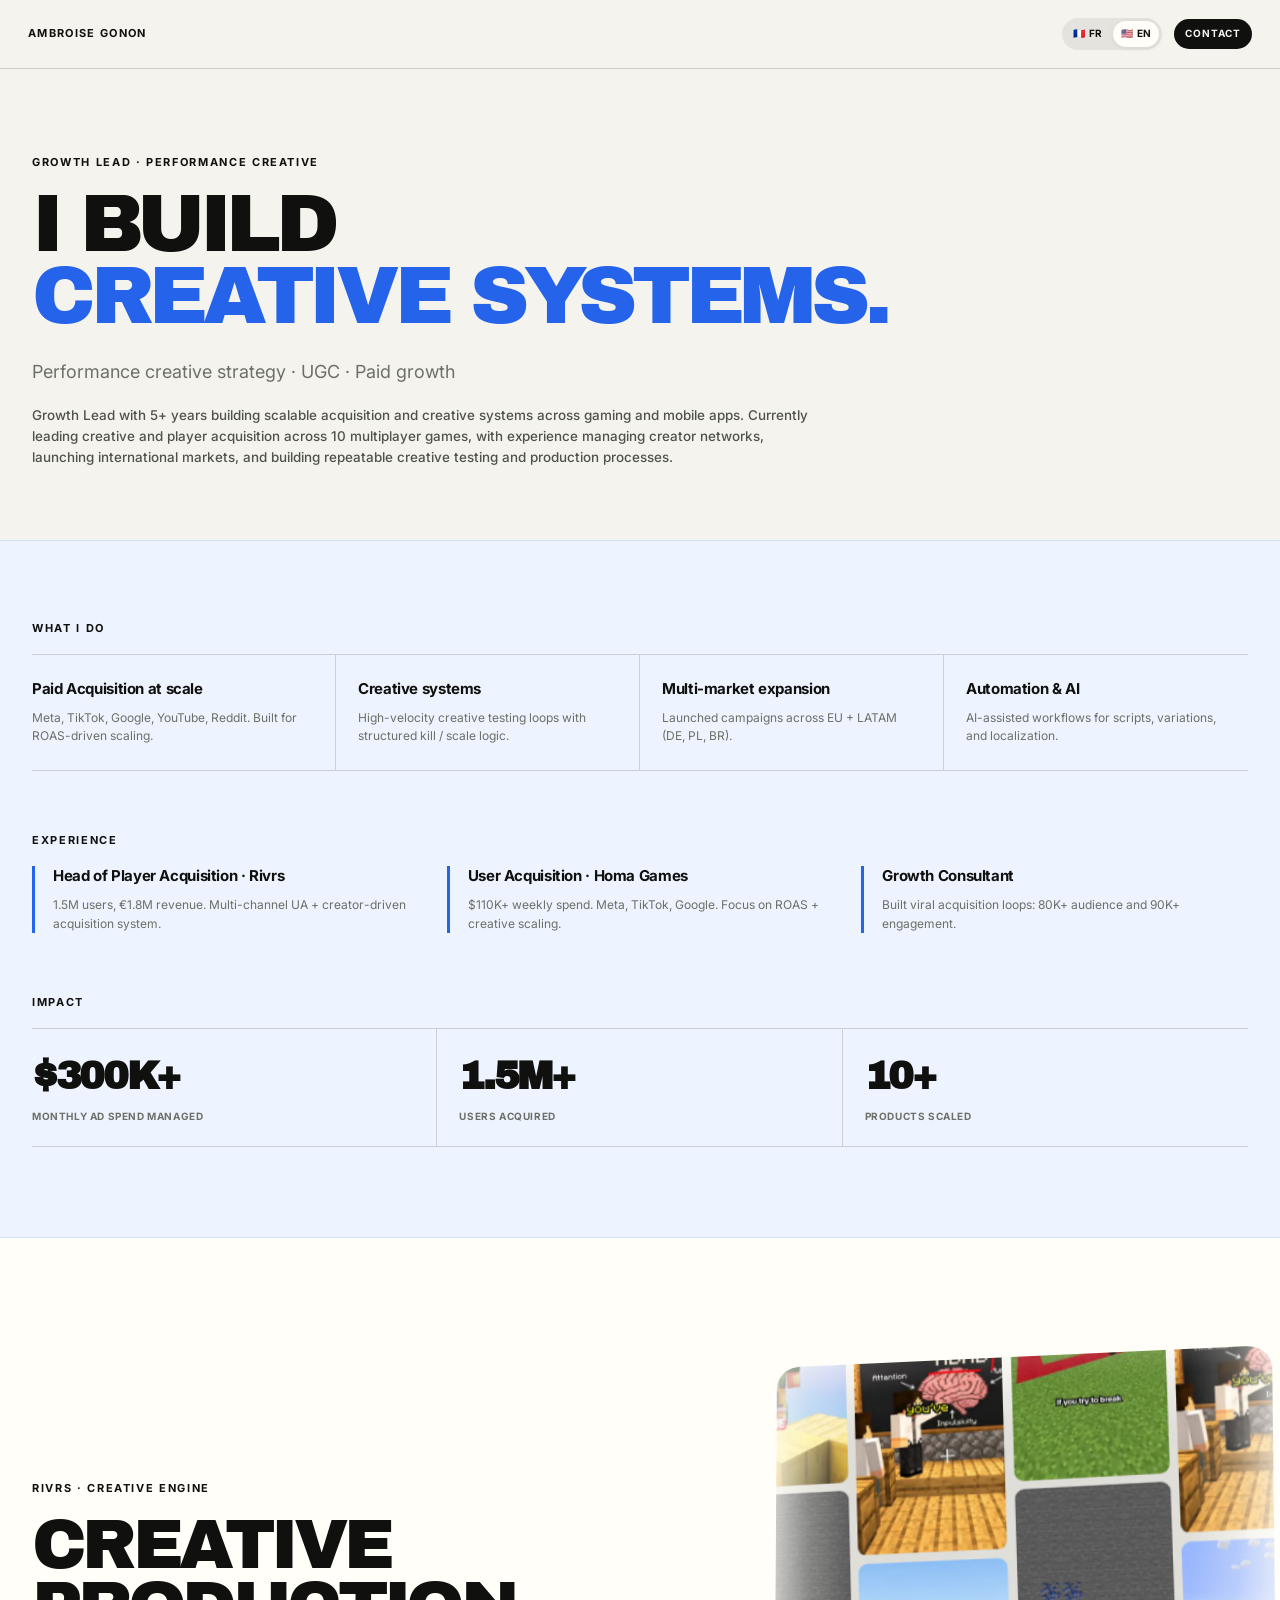
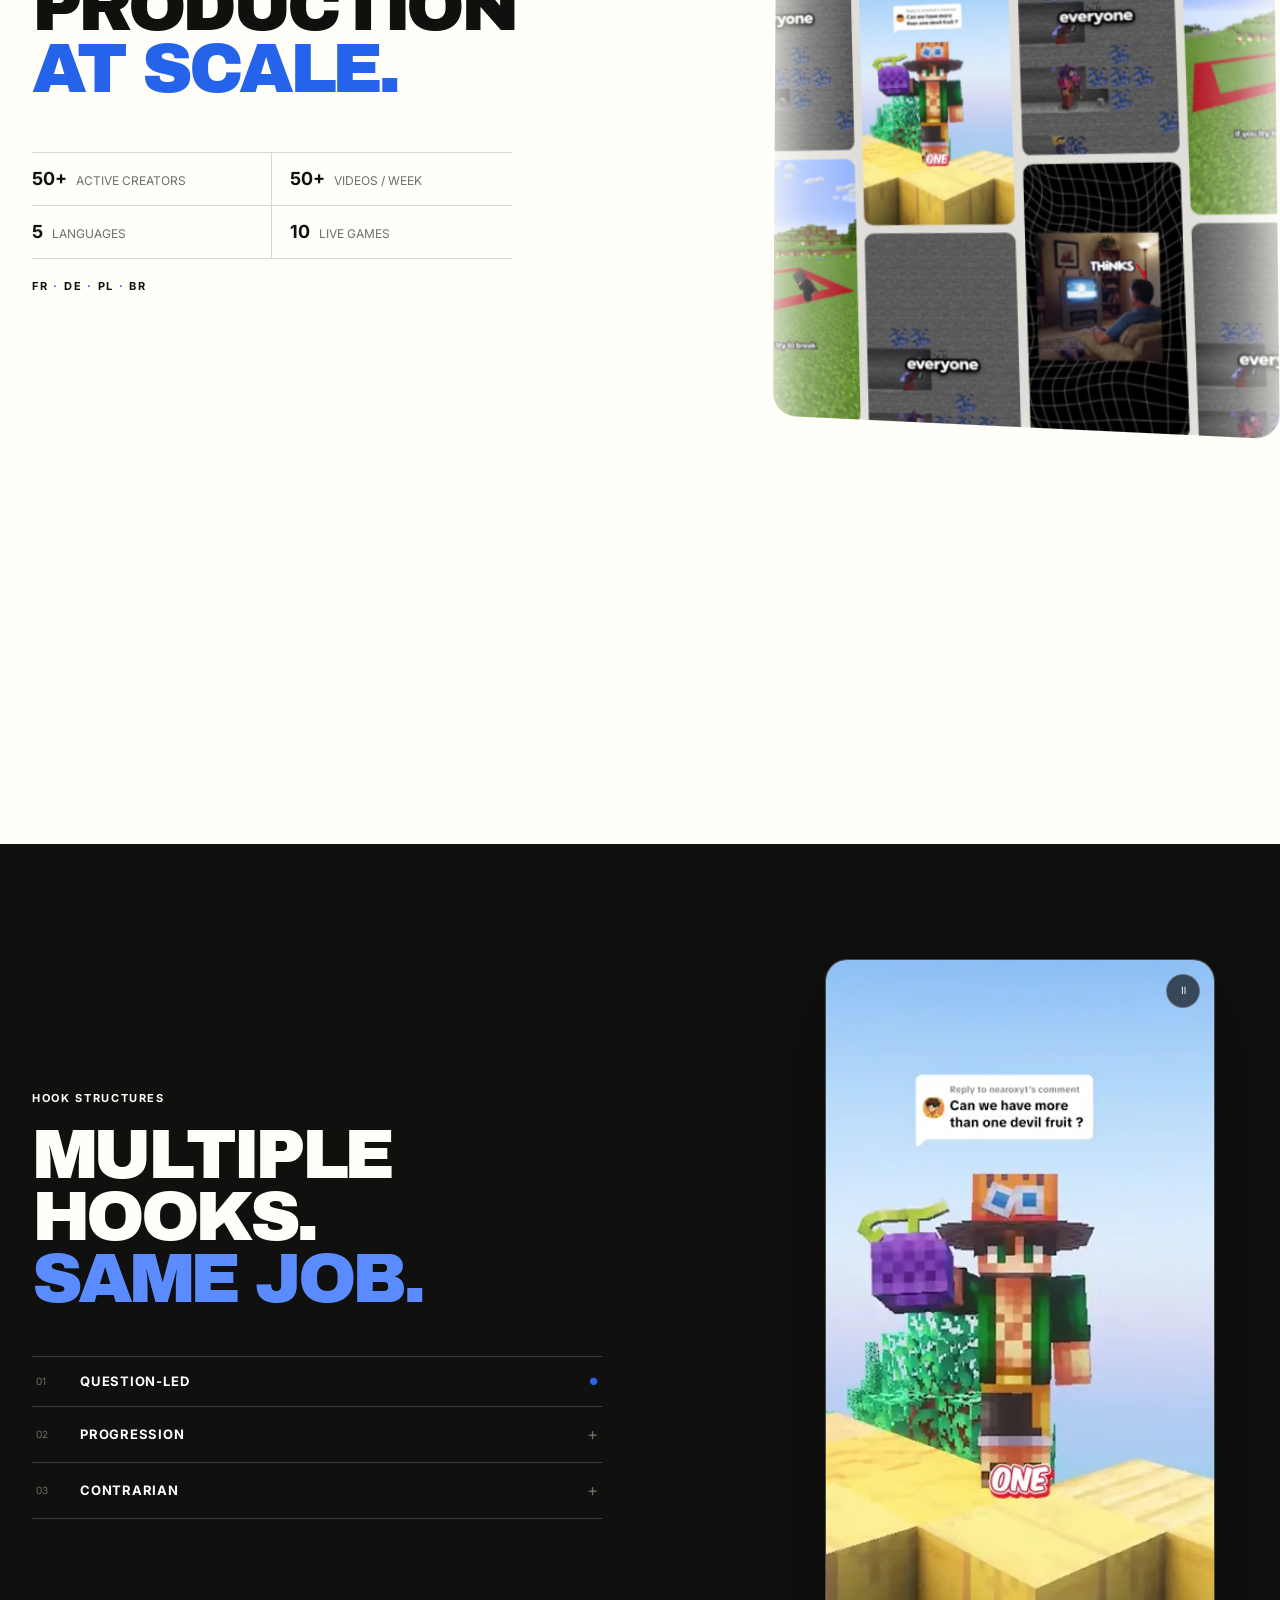
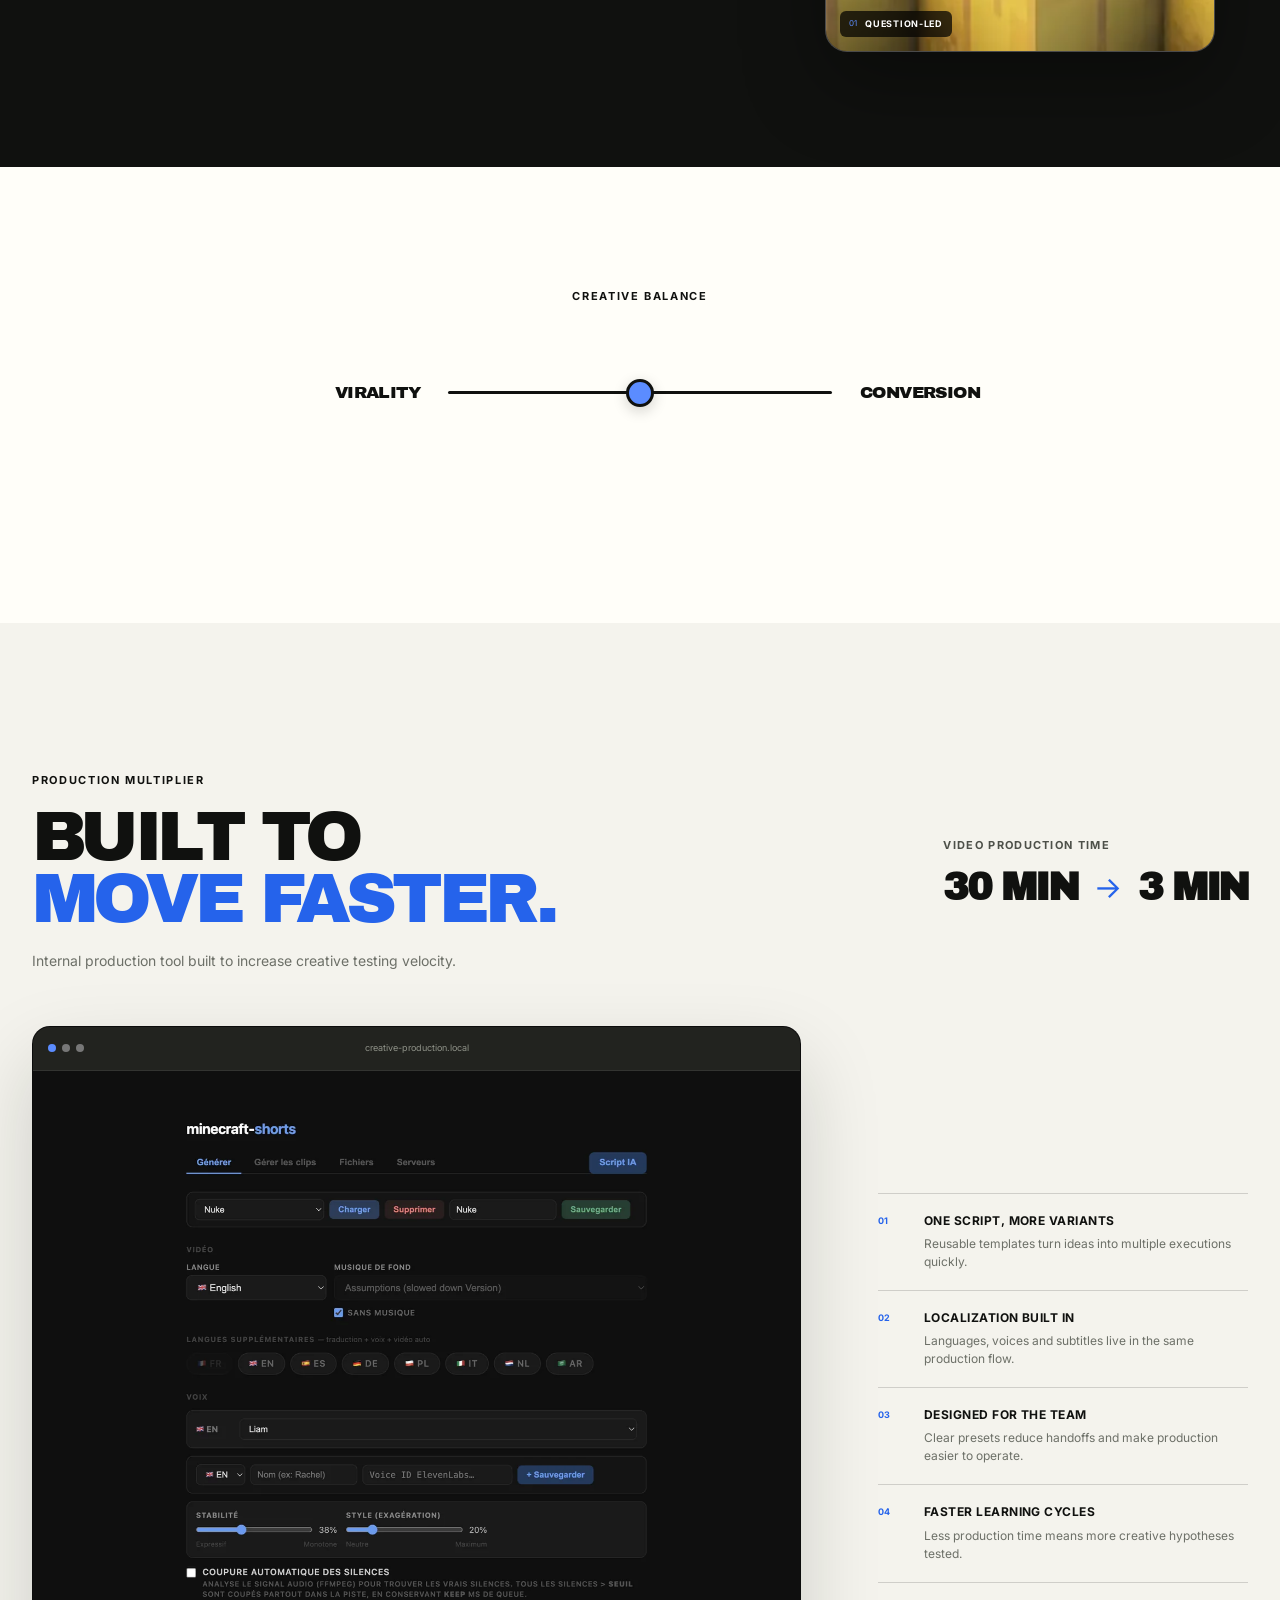
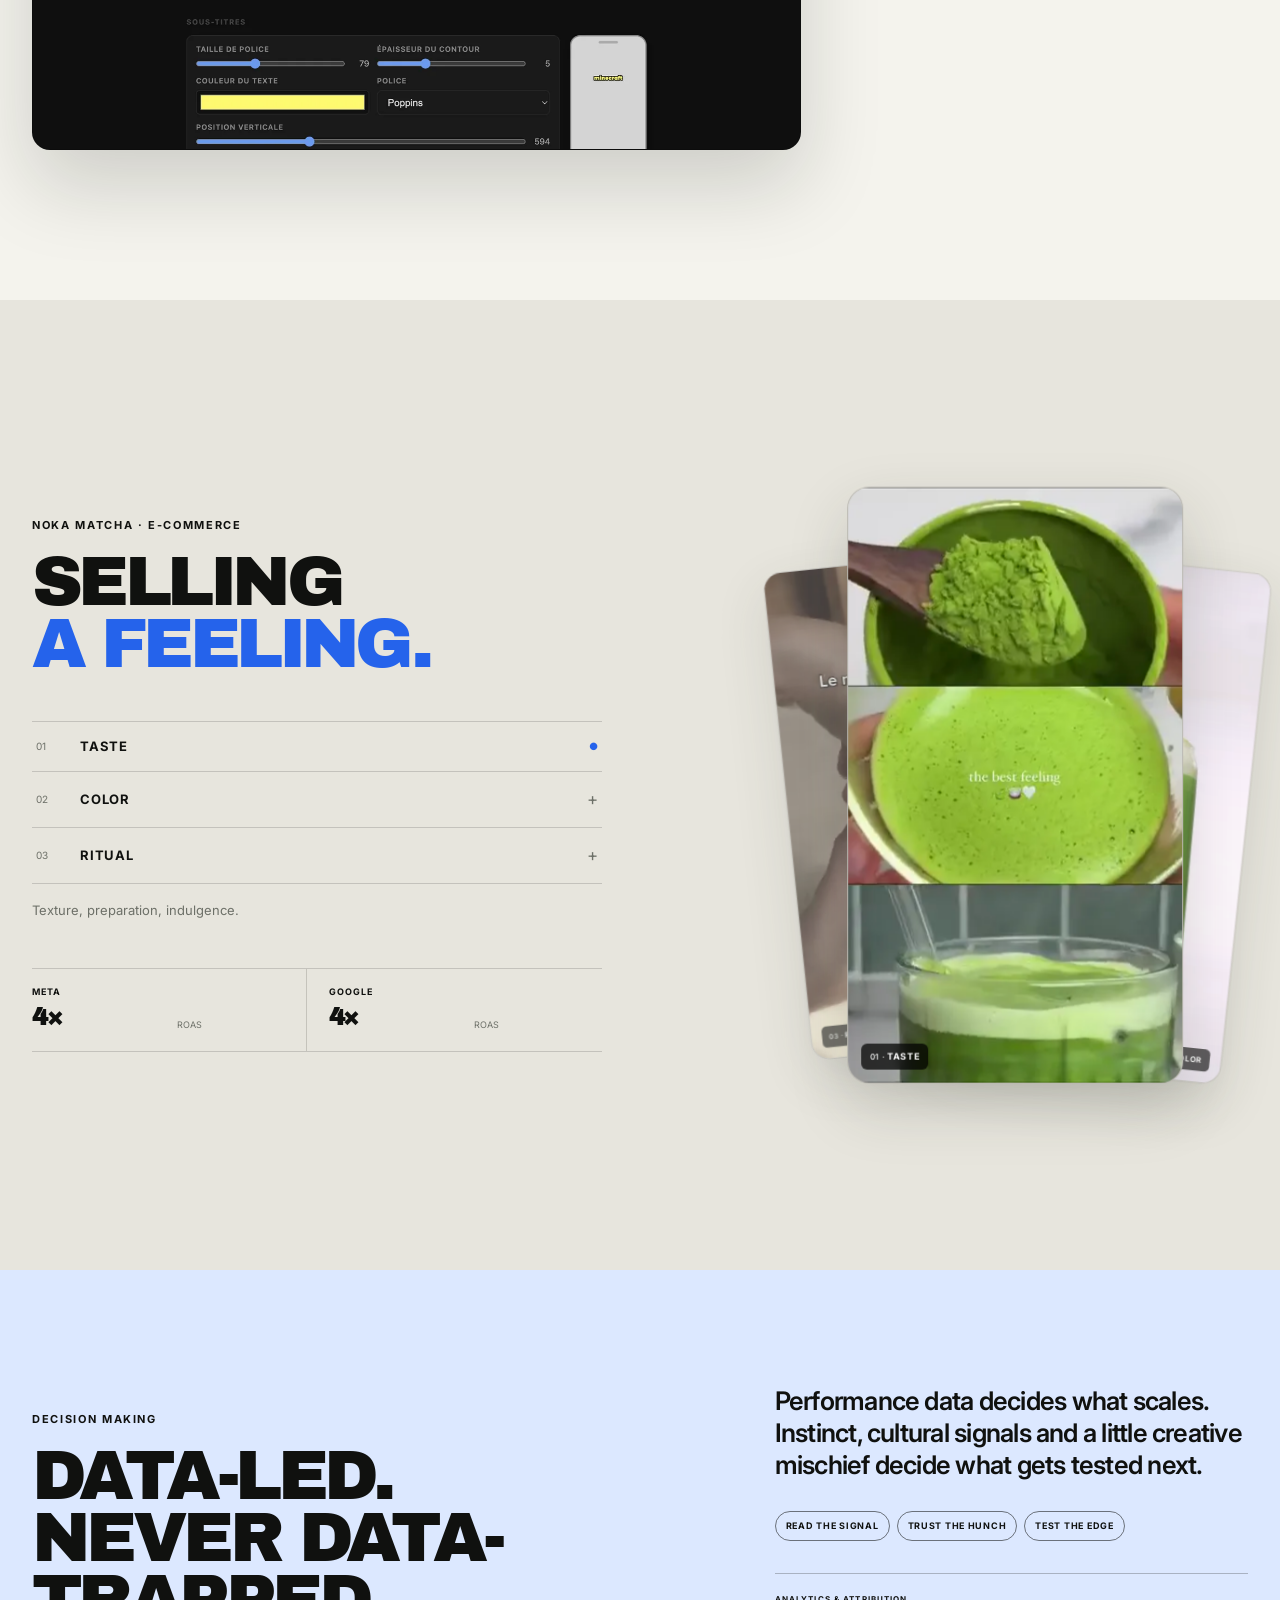
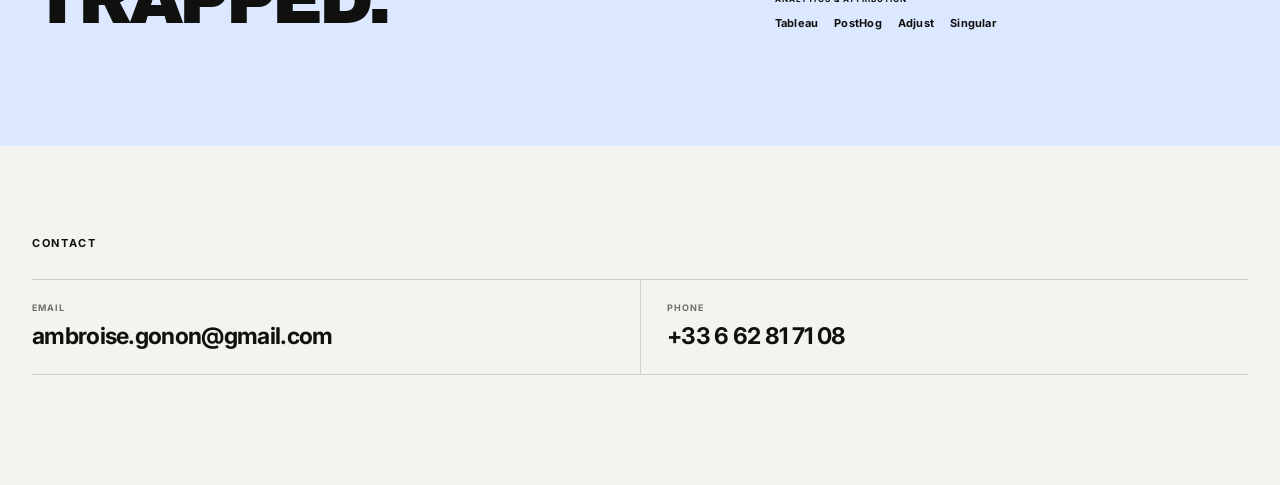
<file: selected-work/index.html>
<!doctype html>
<html lang="en">
<head>
  <meta charset="utf-8">
  <meta name="viewport" content="width=device-width, initial-scale=1">
  <meta name="description" content="Selected performance creative work by Ambroise Gonon.">
  <meta name="color-scheme" content="light">
  <title>Selected Work — Ambroise Gonon</title>
  <link rel="icon" href="../photo.jpg">
  <link rel="preconnect" href="https://fonts.googleapis.com">
  <link rel="preconnect" href="https://fonts.gstatic.com" crossorigin>
  <link href="https://fonts.googleapis.com/css2?family=Archivo+Black&amp;family=Inter:wght@400;500;600;700&amp;display=swap" rel="stylesheet">
  <link rel="stylesheet" href="styles.css">
  <script src="app.js" defer></script>
</head>
<body>
  <header class="topbar">
    <a class="brand" href="#top" aria-label="Ambroise Gonon — top">AMBROISE GONON</a>
    <div class="topbar__actions">
      <div class="language-switcher" aria-label="Language selector">
        <button class="language-button" type="button" data-lang="fr" aria-label="Voir en français" aria-pressed="false"><span aria-hidden="true">🇫🇷</span><span>FR</span></button>
        <button class="language-button" type="button" data-lang="en" aria-label="View in English" aria-pressed="true"><span aria-hidden="true">🇺🇸</span><span>EN</span></button>
      </div>
      <a class="contact-link" href="#contact" data-i18n="nav.contact">Contact</a>
    </div>
  </header>

  <main id="top">
    <section class="hero shell">
      <p class="eyebrow reveal" data-i18n="hero.eyebrow">GROWTH LEAD · PERFORMANCE CREATIVE</p>
      <h1 class="hero__title reveal" data-i18n-html="hero.title">I BUILD<br><span>CREATIVE SYSTEMS.</span></h1>
      <p class="hero__sub reveal" data-i18n="hero.sub">Performance creative strategy · UGC · Paid growth</p>
      <p class="hero__bio reveal" data-i18n="hero.bio">Growth Lead with 5+ years building scalable acquisition and creative systems across gaming and mobile apps. Currently leading creative and player acquisition across 10 multiplayer games, with experience managing creator networks, launching international markets, and building repeatable creative testing and production processes.</p>
    </section>

    <section class="profile-summary">
      <div class="shell">
        <div class="summary-block">
          <p class="eyebrow">WHAT I DO</p>
          <div class="summary-grid">
            <article><h3>Paid Acquisition at scale</h3><p>Meta, TikTok, Google, YouTube, Reddit. Built for ROAS-driven scaling.</p></article>
            <article><h3>Creative systems</h3><p>High-velocity creative testing loops with structured kill / scale logic.</p></article>
            <article><h3>Multi-market expansion</h3><p>Launched campaigns across EU + LATAM (DE, PL, BR).</p></article>
            <article><h3>Automation &amp; AI</h3><p>AI-assisted workflows for scripts, variations, and localization.</p></article>
          </div>
        </div>

        <div class="summary-block summary-block--experience">
          <p class="eyebrow">EXPERIENCE</p>
          <div class="experience-grid">
            <article><h3>Head of Player Acquisition · Rivrs</h3><p>1.5M users, €1.8M revenue. Multi-channel UA + creator-driven acquisition system.</p></article>
            <article><h3>User Acquisition · Homa Games</h3><p>$110K+ weekly spend. Meta, TikTok, Google. Focus on ROAS + creative scaling.</p></article>
            <article><h3>Growth Consultant</h3><p>Built viral acquisition loops: 80K+ audience and 90K+ engagement.</p></article>
          </div>
        </div>

        <div class="summary-block summary-block--impact">
          <p class="eyebrow">IMPACT</p>
          <div class="impact-grid">
            <div><strong>$300K+</strong><span>monthly ad spend managed</span></div>
            <div><strong>1.5M+</strong><span>users acquired</span></div>
            <div><strong>10+</strong><span>products scaled</span></div>
          </div>
        </div>
      </div>
    </section>

    <section class="rivrs-section" id="rivrs">
      <div class="rivrs-sticky shell">
        <div class="rivrs-copy reveal">
          <p class="eyebrow">RIVRS · CREATIVE ENGINE</p>
          <h2 data-i18n-html="rivrs.title">CREATIVE PRODUCTION<br><span>AT SCALE.</span></h2>
          <div class="rivrs-stats">
            <p><strong>50+</strong> <span data-i18n="metric.creators">active creators</span></p>
            <p><strong>50+</strong> <span data-i18n="metric.videos">videos / week</span></p>
            <p><strong>5</strong> <span data-i18n="metric.languages">languages</span></p>
            <p><strong>10</strong> <span data-i18n="rivrs.games">live games</span></p>
          </div>
          <p class="markets" aria-label="Markets">FR <span>·</span> DE <span>·</span> PL <span>·</span> BR</p>
        </div>

        <div class="creative-window reveal" aria-label="Rivrs creative wall">
          <div class="creative-grid" aria-hidden="true">
            <div class="creative-column" data-direction="-1">
              <figure class="creative-card"><video class="lazy-video" muted loop playsinline preload="none" poster="media/posters/rivrs-question.webp" data-src="media/web/rivrs-question.mp4" data-start="2" data-rate="1"></video><figcaption>HOOK TEST</figcaption></figure>
              <figure class="creative-card"><video class="lazy-video" muted loop playsinline preload="none" poster="media/posters/rivrs-progression.webp" data-src="media/web/rivrs-progression.mp4" data-start="11" data-rate="0.96"></video><figcaption>CREATOR · EN</figcaption></figure>
              <figure class="creative-card"><video class="lazy-video" muted loop playsinline preload="none" poster="media/posters/rivrs-rule.webp" data-src="media/web/rivrs-rule.mp4" data-start="5" data-rate="1.04"></video><figcaption>ITERATION 03</figcaption></figure>
              <figure class="creative-card"><video class="lazy-video" muted loop playsinline preload="none" poster="media/posters/rivrs-contrarian.webp" data-src="media/web/rivrs-contrarian.mp4" data-start="25" data-rate="1"></video><figcaption>HOOK · BR</figcaption></figure>
            </div>
            <div class="creative-column" data-direction="1">
              <figure class="creative-card"><video class="lazy-video" muted loop playsinline preload="none" poster="media/posters/rivrs-unique.webp" data-src="media/web/rivrs-unique.mp4" data-start="1" data-rate="1"></video><figcaption>HOOK · DE</figcaption></figure>
              <figure class="creative-card"><video class="lazy-video" muted loop playsinline preload="none" poster="media/posters/rivrs-contrarian.webp" data-src="media/web/rivrs-contrarian.mp4" data-start="13" data-rate="0.98"></video><figcaption>CREATOR</figcaption></figure>
              <figure class="creative-card"><video class="lazy-video" muted loop playsinline preload="none" poster="media/posters/rivrs-question.webp" data-src="media/web/rivrs-question.mp4" data-start="19" data-rate="1.02"></video><figcaption>VARIANT · 02</figcaption></figure>
              <figure class="creative-card"><video class="lazy-video" muted loop playsinline preload="none" poster="media/posters/rivrs-progression.webp" data-src="media/web/rivrs-progression.mp4" data-start="20" data-rate="0.99"></video><figcaption>ITERATION · DE</figcaption></figure>
            </div>
            <div class="creative-column" data-direction="-1">
              <figure class="creative-card"><video class="lazy-video" muted loop playsinline preload="none" poster="media/posters/rivrs-rule.webp" data-src="media/web/rivrs-rule.mp4" data-start="16" data-rate="0.95"></video><figcaption>ITERATION</figcaption></figure>
              <figure class="creative-card"><video class="lazy-video" muted loop playsinline preload="none" poster="media/posters/rivrs-progression.webp" data-src="media/web/rivrs-progression.mp4" data-start="3" data-rate="1.03"></video><figcaption>HOOK TEST · PL</figcaption></figure>
              <figure class="creative-card"><video class="lazy-video" muted loop playsinline preload="none" poster="media/posters/rivrs-unique.webp" data-src="media/web/rivrs-unique.mp4" data-start="12" data-rate="0.97"></video><figcaption>CREATOR · BR</figcaption></figure>
              <figure class="creative-card"><video class="lazy-video" muted loop playsinline preload="none" poster="media/posters/rivrs-question.webp" data-src="media/web/rivrs-question.mp4" data-start="8" data-rate="0.95"></video><figcaption>VARIANT · 04</figcaption></figure>
            </div>
            <div class="creative-column" data-direction="1">
              <figure class="creative-card"><video class="lazy-video" muted loop playsinline preload="none" poster="media/posters/rivrs-unique.webp" data-src="media/web/rivrs-unique.mp4" data-start="5" data-rate="1.02"></video><figcaption>HOOK · EN</figcaption></figure>
              <figure class="creative-card"><video class="lazy-video" muted loop playsinline preload="none" poster="media/posters/rivrs-contrarian.webp" data-src="media/web/rivrs-contrarian.mp4" data-start="3" data-rate="1"></video><figcaption>CREATOR · DE</figcaption></figure>
              <figure class="creative-card"><video class="lazy-video" muted loop playsinline preload="none" poster="media/posters/rivrs-rule.webp" data-src="media/web/rivrs-rule.mp4" data-start="10" data-rate="0.97"></video><figcaption>ITERATION · 05</figcaption></figure>
              <figure class="creative-card"><video class="lazy-video" muted loop playsinline preload="none" poster="media/posters/rivrs-progression.webp" data-src="media/web/rivrs-progression.mp4" data-start="16" data-rate="1.04"></video><figcaption>HOOK TEST</figcaption></figure>
            </div>
          </div>
        </div>
      </div>
    </section>

    <section class="hook-section dark-section" id="hooks">
      <div class="shell split-layout">
        <div class="section-copy reveal">
          <p class="eyebrow">HOOK STRUCTURES</p>
          <h2 data-i18n-html="hooks.title">MULTIPLE HOOKS.<br><span>SAME JOB.</span></h2>
          <div class="selector selector--dark" id="hookSelector" role="group" aria-label="Creative opening selector">
            <button type="button" class="selector__button is-active" data-src="media/web/rivrs-question.mp4" data-poster="media/posters/rivrs-question.webp" data-name-key="hooks.question" aria-pressed="true"><span>01</span><b data-i18n="hooks.question">Question-led</b></button>
            <button type="button" class="selector__button" data-src="media/web/rivrs-progression.mp4" data-poster="media/posters/rivrs-progression.webp" data-name-key="hooks.progression" aria-pressed="false"><span>02</span><b data-i18n="hooks.progression">Progression</b></button>
            <button type="button" class="selector__button" data-src="media/web/rivrs-contrarian.mp4" data-poster="media/posters/rivrs-contrarian.webp" data-name-key="hooks.contrarian" aria-pressed="false"><span>03</span><b data-i18n="hooks.contrarian">Contrarian</b></button>
          </div>
        </div>
        <div class="feature-video reveal">
          <video id="hookVideo" class="switch-video lazy-video" muted loop playsinline preload="none" poster="media/posters/rivrs-question.webp" data-src="media/web/rivrs-question.mp4"></video>
          <div class="feature-video__label"><span>01</span><strong id="hookVideoLabel" data-i18n="hooks.question">Question-led</strong></div>
          <button class="video-toggle" type="button" data-video="hookVideo" aria-label="Pause video">Ⅱ</button>
        </div>
      </div>
    </section>

    <section class="balance-section" id="balance">
      <div class="shell balance-layout reveal">
        <p class="eyebrow" data-i18n="balance.eyebrow">CREATIVE BALANCE</p>
        <div class="balance-scale" id="balanceScale">
          <span class="balance-label balance-label--viral" data-i18n="balance.viral">Virality</span>
          <span class="balance-ampersand" aria-hidden="true">&amp;</span>
          <input id="balanceRange" type="range" min="0" max="100" value="50" step="1" aria-label="Balance virality and conversion">
          <span class="balance-label balance-label--conversion" data-i18n="balance.conversion">Conversion</span>
        </div>
        <p class="balance-result" id="balanceResult" data-i18n-html="balance.result" aria-live="polite">I <small>(try to)</small> do both.</p>
      </div>
    </section>

    <section class="tool-section shell" id="tool">
      <div class="tool-heading reveal">
        <div>
          <p class="eyebrow" data-i18n="tool.eyebrow">PRODUCTION MULTIPLIER</p>
          <h2 data-i18n-html="tool.title">BUILT TO<br><span>MOVE FASTER.</span></h2>
        </div>
        <div class="tool-result-wrap">
          <p data-i18n="tool.timeLabel">Video production time</p>
          <div class="tool-result"><strong>30 MIN</strong><span>→</span><strong>3 MIN</strong></div>
        </div>
      </div>
      <p class="one-line reveal" data-i18n="tool.copy">Internal production tool built to increase creative testing velocity.</p>
      <p class="tool-approach reveal" data-i18n="tool.approach"></p>
      <div class="tool-detail">
        <div class="browser-frame reveal">
          <div class="browser-bar"><span></span><span></span><span></span><p>creative-production.local</p></div>
          <div class="browser-viewport"><img id="toolScreenshot" src="media/web/remotion-tool.webp" alt="Internal Remotion production tool interface" loading="lazy" width="1400" height="4852"></div>
        </div>
        <ul class="tool-benefits reveal">
          <li><span>01</span><div><strong data-i18n="tool.point1Title">One script, more variants</strong><p data-i18n="tool.point1Copy">Reusable templates turn ideas into multiple executions quickly.</p></div></li>
          <li><span>02</span><div><strong data-i18n="tool.point2Title">Localization built in</strong><p data-i18n="tool.point2Copy">Languages, voices and subtitles live in the same production flow.</p></div></li>
          <li><span>03</span><div><strong data-i18n="tool.point3Title">Designed for the team</strong><p data-i18n="tool.point3Copy">Clear presets reduce handoffs and make production easier to operate.</p></div></li>
          <li><span>04</span><div><strong data-i18n="tool.point4Title">Faster learning cycles</strong><p data-i18n="tool.point4Copy">Less production time means more creative hypotheses tested.</p></div></li>
        </ul>
      </div>
    </section>

    <section class="noka-section" id="noka">
      <div class="shell split-layout split-layout--noka">
        <div class="section-copy reveal">
          <p class="eyebrow">NOKA MATCHA · E-COMMERCE</p>
          <h2 data-i18n-html="noka.title">SELLING<br><span>A FEELING.</span></h2>
          <div class="selector" id="nokaSelector" role="group" aria-label="Noka creative angle selector">
            <button type="button" class="selector__button is-active" data-angle="taste" data-name-key="noka.taste" data-copy-key="noka.tasteCopy" aria-pressed="true"><span>01</span><b data-i18n="noka.taste">Taste</b></button>
            <button type="button" class="selector__button" data-angle="color" data-name-key="noka.color" data-copy-key="noka.colorCopy" aria-pressed="false"><span>02</span><b data-i18n="noka.color">Color</b></button>
            <button type="button" class="selector__button" data-angle="ritual" data-name-key="noka.ritual" data-copy-key="noka.ritualCopy" aria-pressed="false"><span>03</span><b data-i18n="noka.ritual">Ritual</b></button>
          </div>
          <p class="angle-copy" id="nokaAngleCopy" data-i18n="noka.tasteCopy">Texture, preparation, indulgence.</p>
          <div class="proof-row">
            <div><span>META</span><strong>4×</strong><small>ROAS</small></div>
            <div><span>GOOGLE</span><strong>4×</strong><small>ROAS</small></div>
          </div>
        </div>
        <div class="noka-deck reveal" id="nokaDeck" aria-label="Noka creative angles">
          <button class="noka-card is-active" type="button" data-angle="taste" aria-label="Taste creative">
            <video class="lazy-video" muted loop playsinline preload="none" poster="media/posters/noka-texture.webp" data-src="media/web/noka-texture.mp4"></video>
            <span>01 · <b data-i18n="noka.taste">Taste</b></span>
          </button>
          <button class="noka-card is-back-right" type="button" data-angle="color" aria-label="Color creative">
            <video class="lazy-video" muted loop playsinline preload="none" poster="media/posters/noka-color.webp" data-src="media/web/noka-color.mp4"></video>
            <span>02 · <b data-i18n="noka.color">Color</b></span>
          </button>
          <button class="noka-card is-back-left" type="button" data-angle="ritual" aria-label="Ritual creative">
            <video class="lazy-video" muted loop playsinline preload="none" poster="media/posters/noka-ritual.webp" data-src="media/web/noka-ritual.mp4"></video>
            <span>03 · <b data-i18n="noka.ritual">Ritual</b></span>
          </button>
        </div>
      </div>
    </section>

    <section class="data-section" id="data">
      <div class="shell data-layout reveal">
        <div>
          <p class="eyebrow">DECISION MAKING</p>
          <h2 data-i18n-html="data.title">DATA-LED.<br><span>NEVER DATA-TRAPPED.</span></h2>
        </div>
        <div class="data-copy">
          <p data-i18n="data.copy">Performance data decides what scales. Instinct, cultural signals and a little creative mischief decide what gets tested next.</p>
          <div class="data-signals"><span data-i18n="data.signal1">Read the signal</span><span data-i18n="data.signal2">Trust the hunch</span><span data-i18n="data.signal3">Test the edge</span></div>
          <div class="data-tools">
            <small data-i18n="data.tools">ANALYTICS &amp; ATTRIBUTION</small>
            <div><span>Tableau</span><span>PostHog</span><span>Adjust</span><span>Singular</span></div>
          </div>
        </div>
      </div>
    </section>

    <section class="contact-section shell reveal" id="contact">
      <p class="eyebrow">CONTACT</p>
      <div class="contact-list">
        <p><span>Email</span><strong>ambroise.gonon@gmail.com</strong></p>
        <p><span data-i18n="contact.phone">Phone</span><strong>+33 6 62 81 71 08</strong></p>
      </div>
    </section>
  </main>
</body>
</html>
</file>
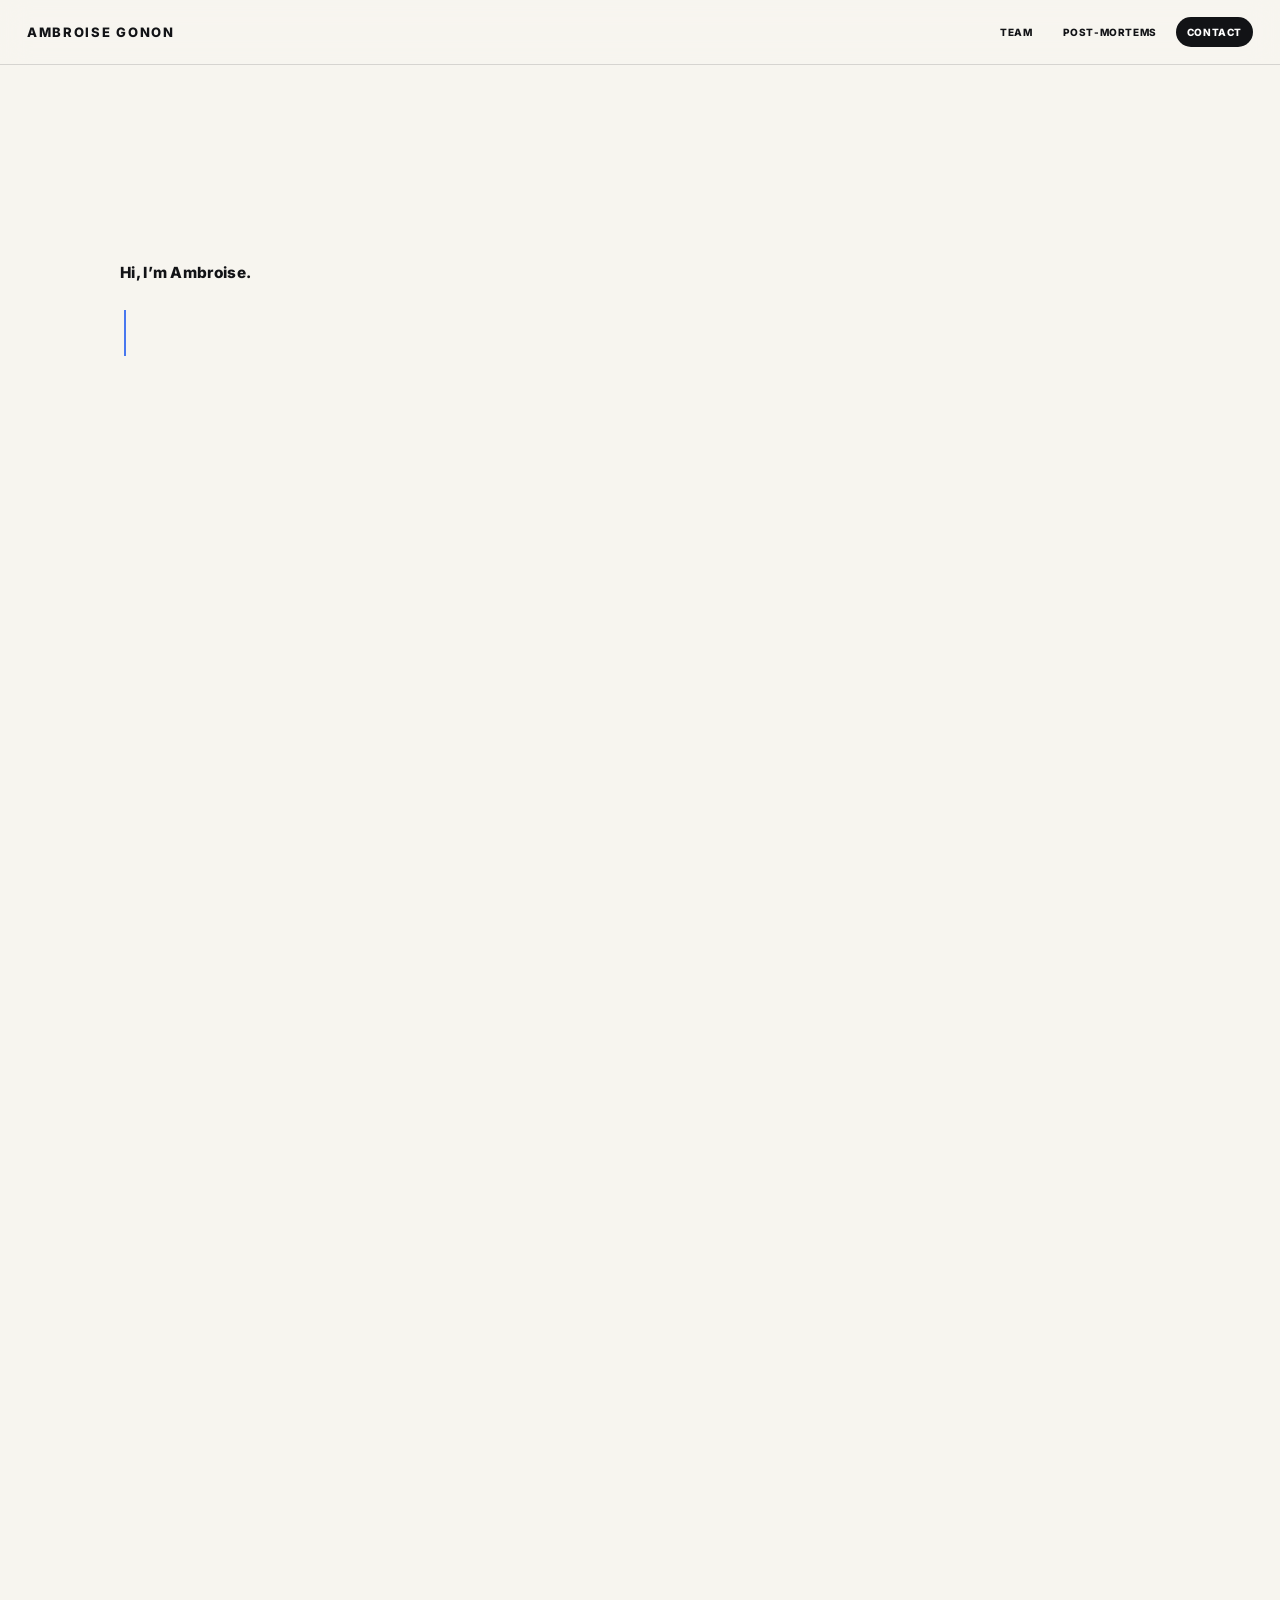
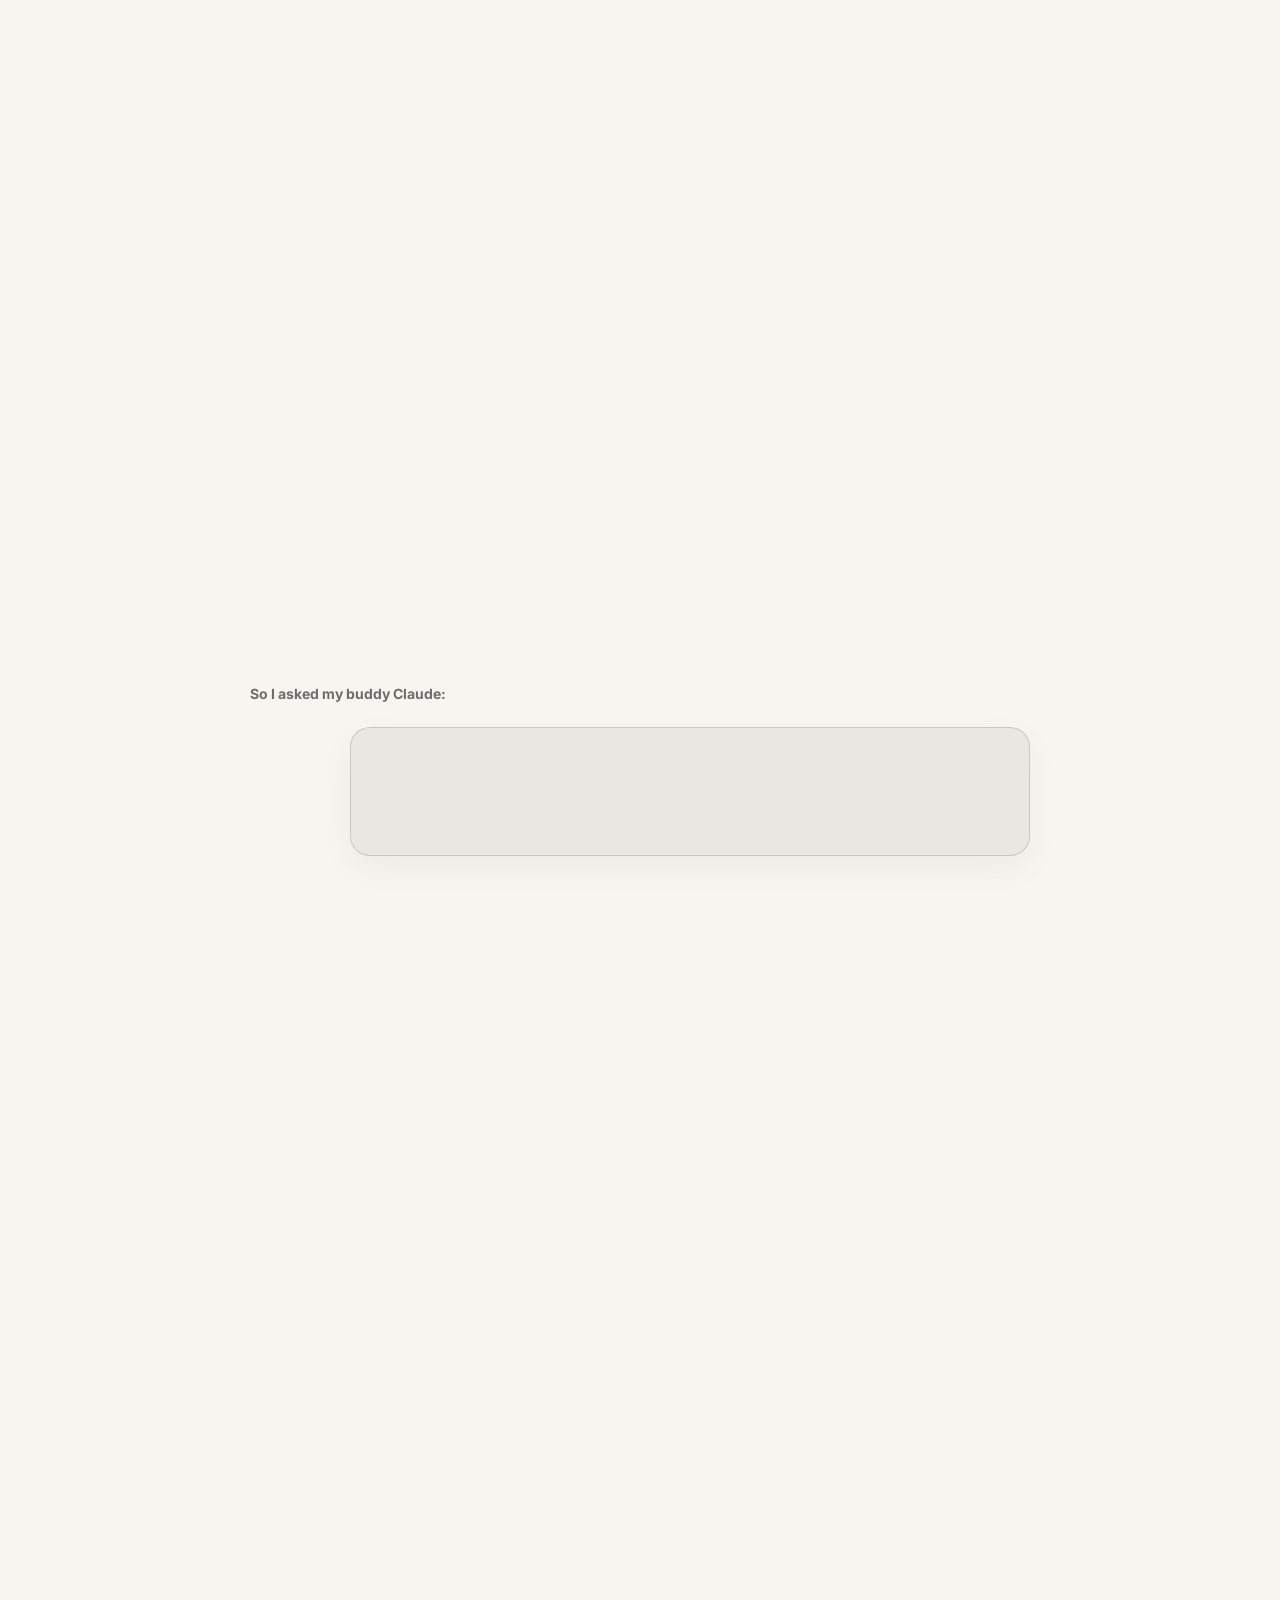
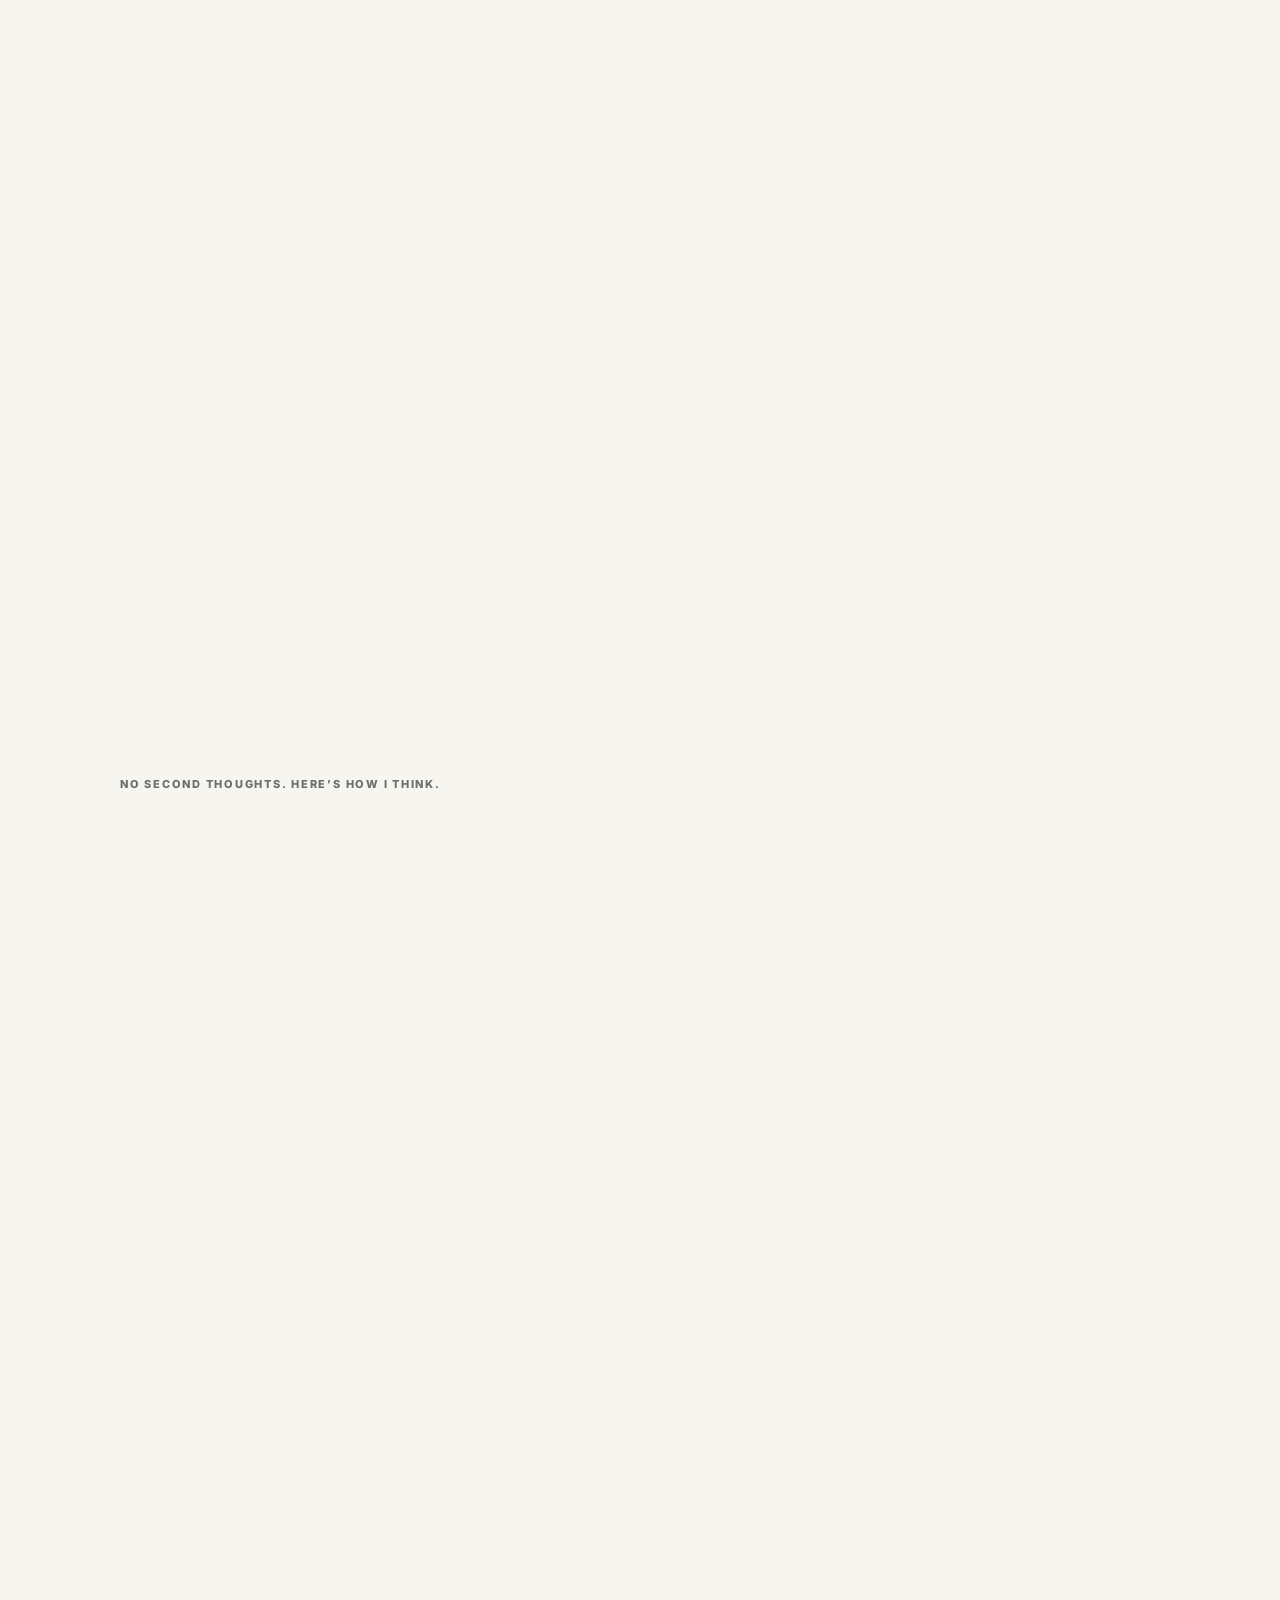
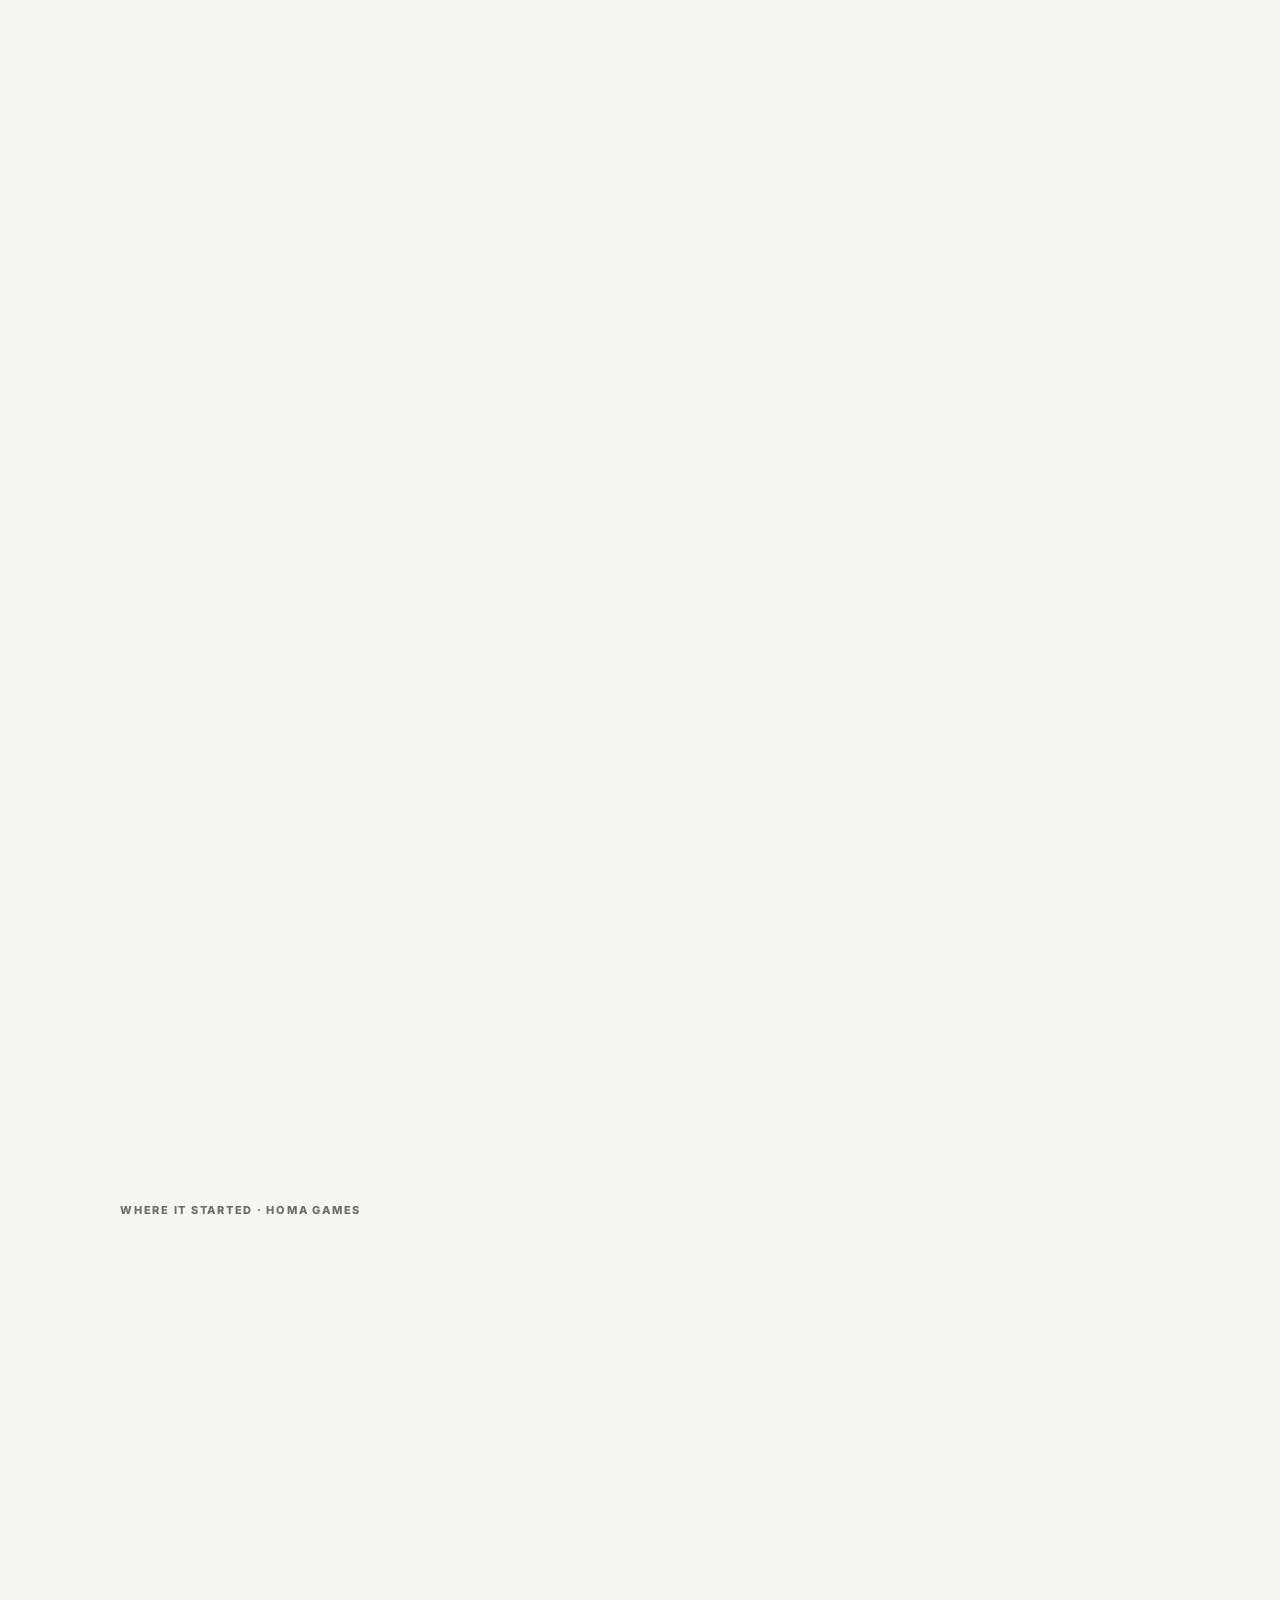
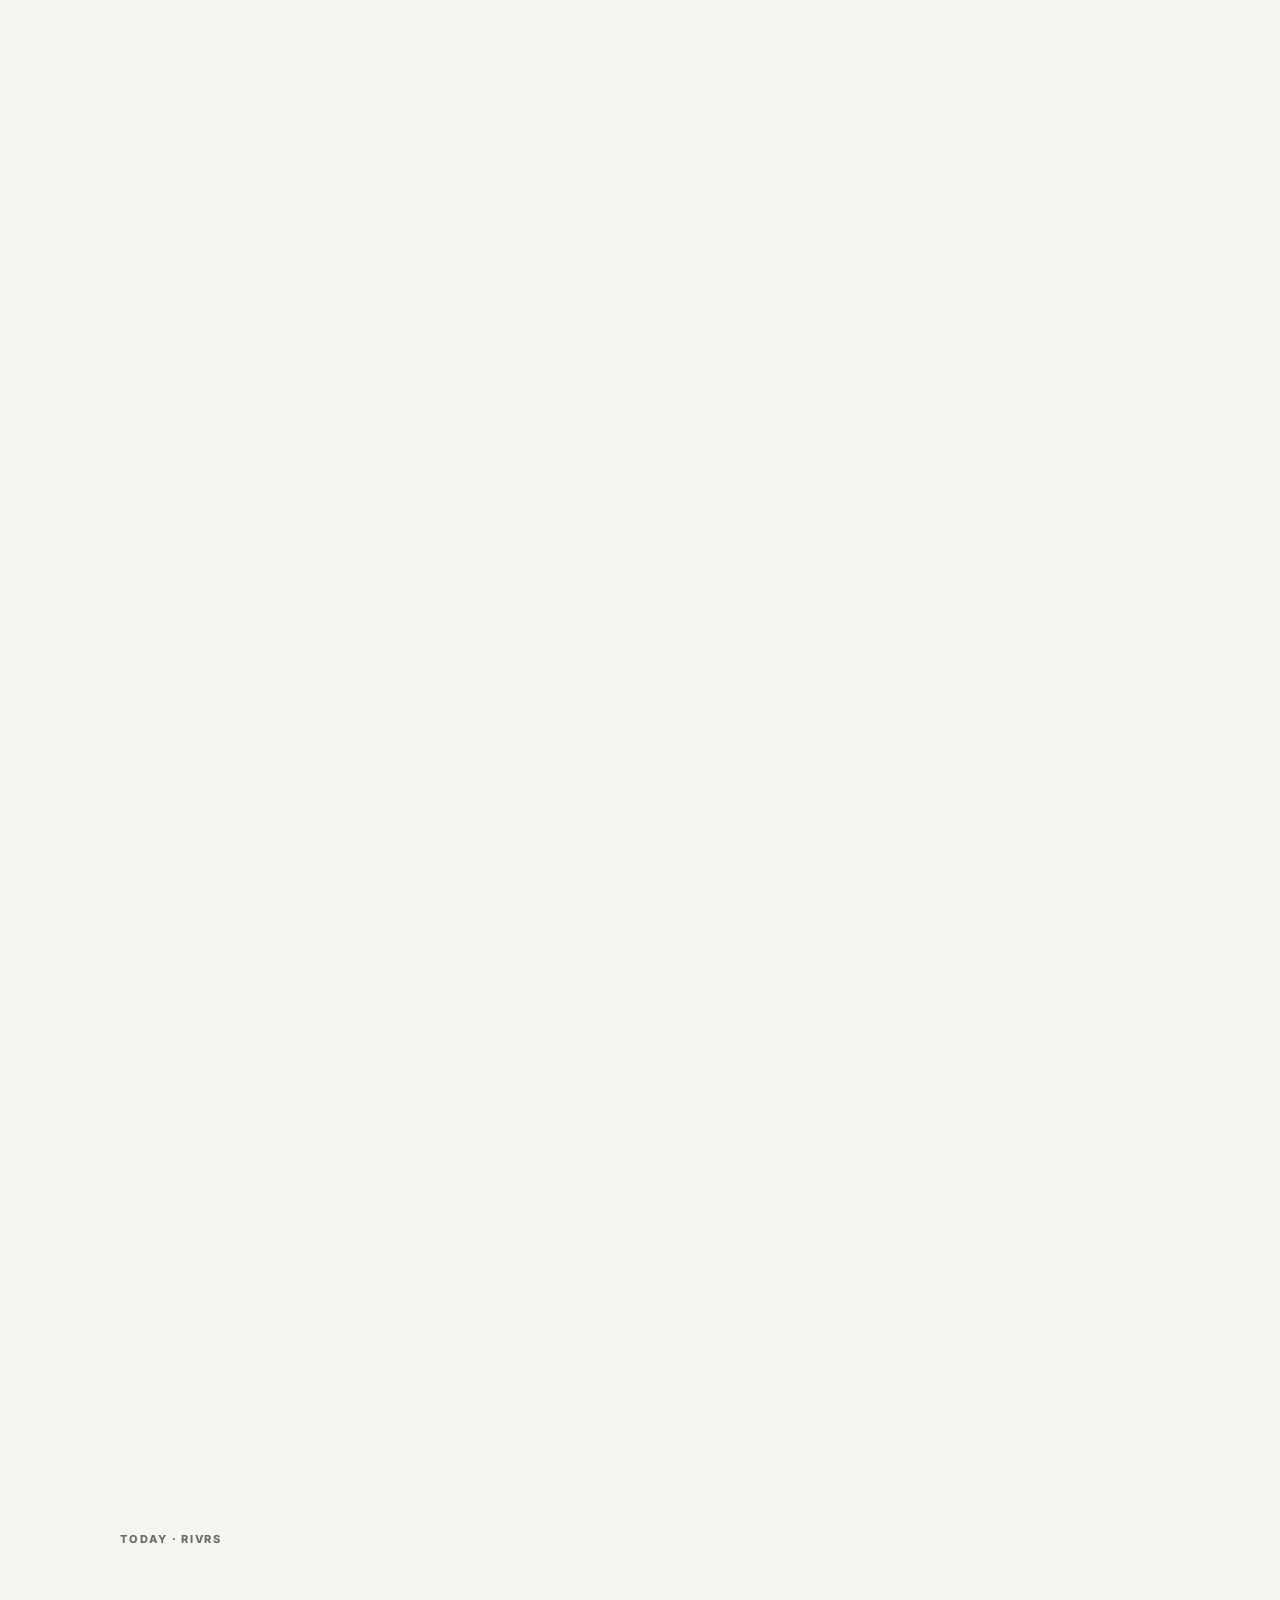
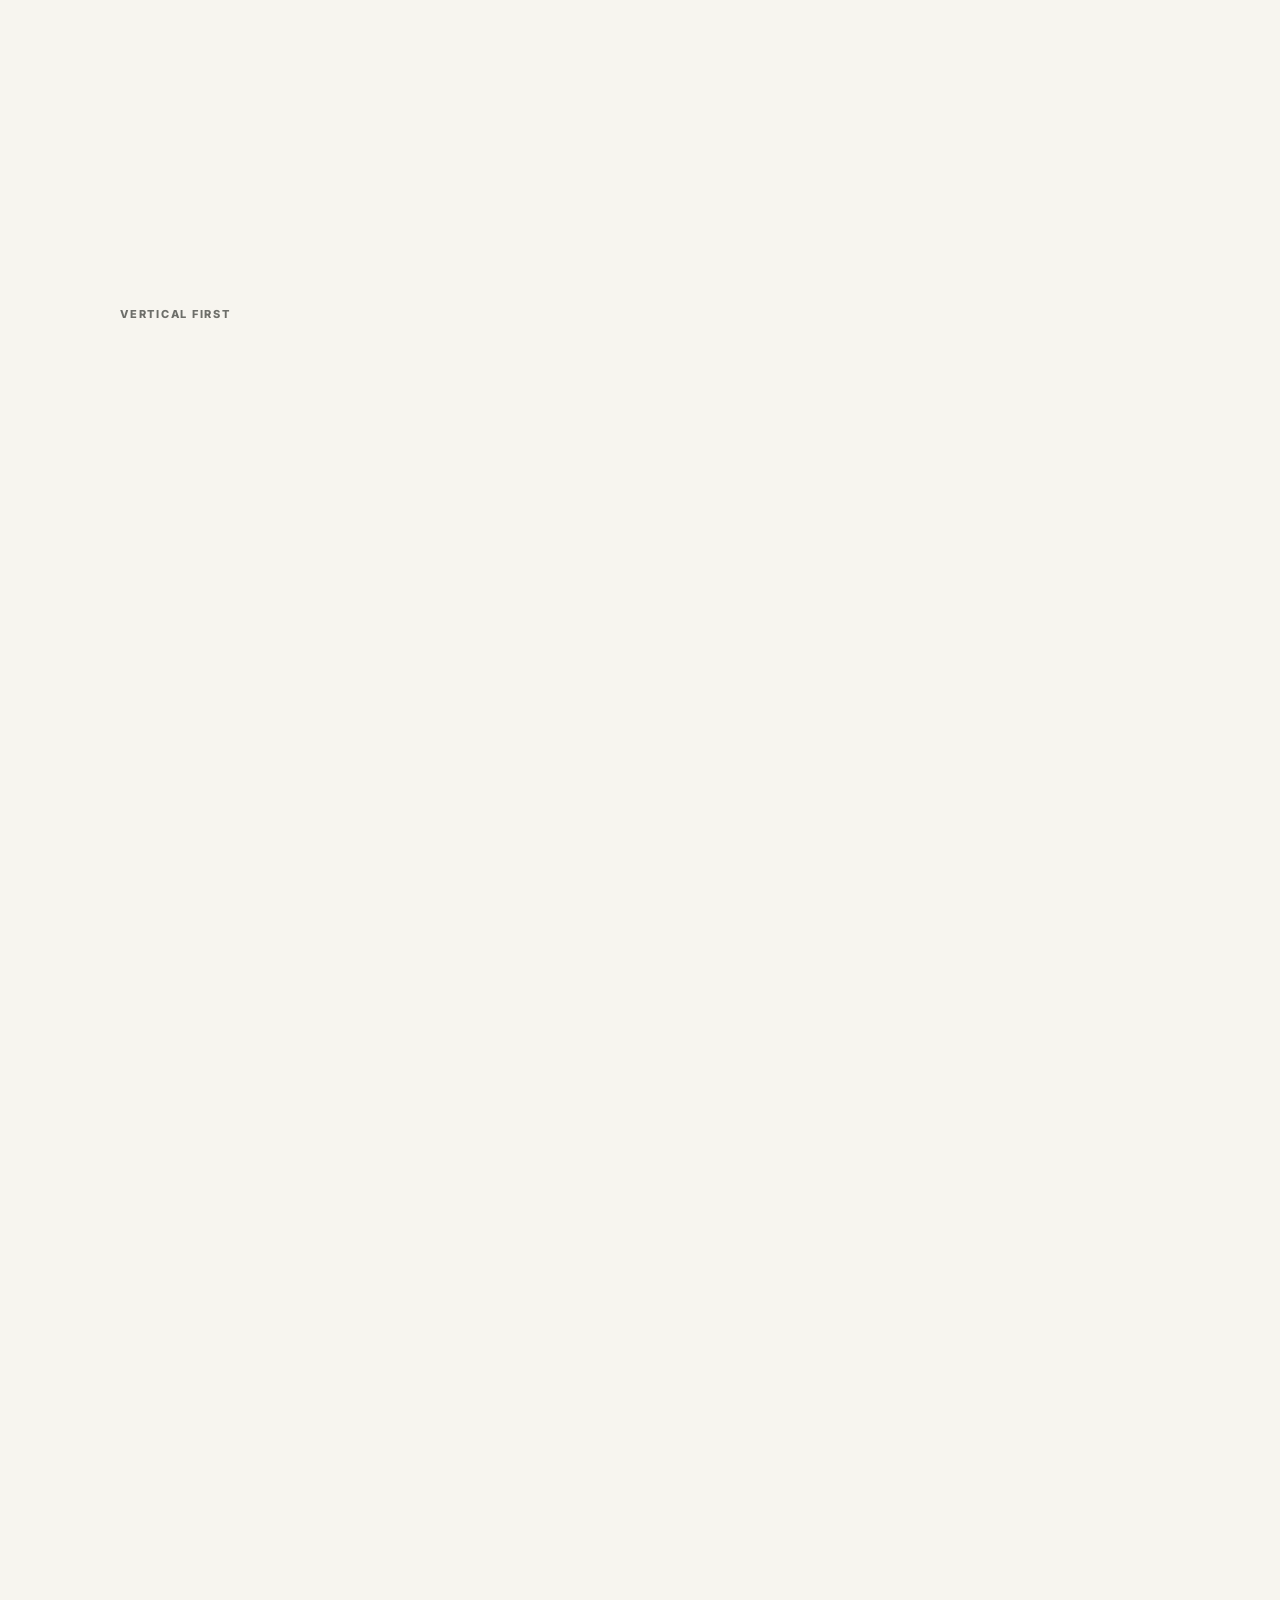
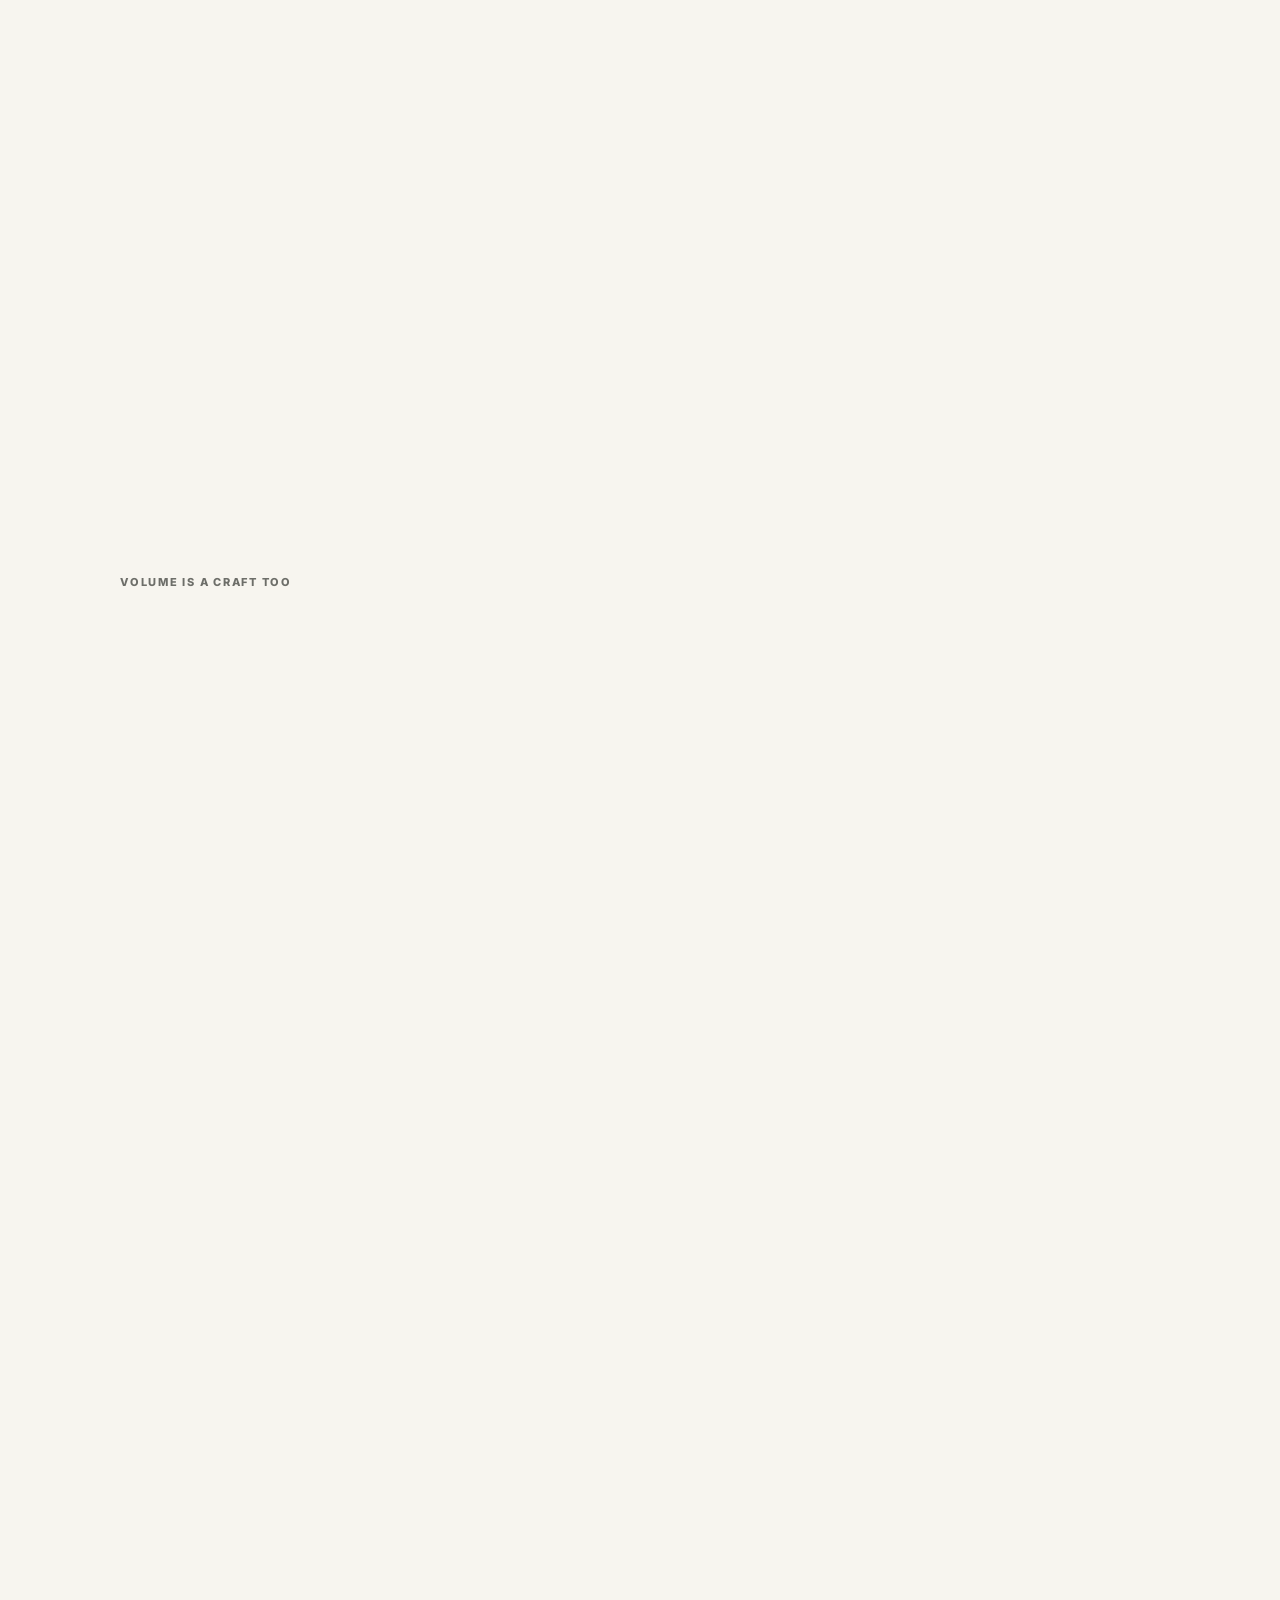
<file: shorts/index.html>
<!doctype html>
<html lang="en">
<head>
  <meta charset="utf-8">
  <meta name="viewport" content="width=device-width,initial-scale=1">
  <meta name="description" content="Ambroise Gonon · YouTube Shorts Creatives">
  <meta property="og:title" content="YouTube Shorts Creatives">
  <meta property="og:description" content="Ambroise Gonon">
  <meta property="og:type" content="website">
  <meta property="og:url" content="https://bisdouille.github.io/portfolio/shorts/">
  <meta property="og:site_name" content="Ambroise Gonon">
  <meta name="twitter:card" content="summary">
  <meta name="twitter:title" content="YouTube Shorts Creatives">
  <meta name="twitter:description" content="Ambroise Gonon">
  <title>Ambroise Gonon | YouTube Shorts Creatives</title>
  <link rel="preconnect" href="https://fonts.googleapis.com">
  <link rel="preconnect" href="https://fonts.gstatic.com" crossorigin>
  <link href="https://fonts.googleapis.com/css2?family=Archivo+Black&family=Caveat:wght@600;700&family=Inter:ital,wght@0,500;0,600;0,700;0,800;1,700;1,800&display=swap" rel="stylesheet">
  <style>
    :root{--ink:#121316;--paper:#f7f5ef;--muted:#6d6e69;--blue:#4978ef;--coral:#f06e55;--matcha:#a9c88d;--line:rgba(18,19,22,.14);--yellow:#eedc8a;--radius:22px}
    *{box-sizing:border-box}
    html{overflow-x:clip;scroll-behavior:smooth;background:var(--paper)}
    body{margin:0;overflow-x:clip;color:var(--ink);background:var(--paper);font-family:Inter,Arial,sans-serif;line-height:1.4}
    a{color:inherit}.shell{width:min(1040px,calc(100% - 56px));margin-inline:auto}
    ::selection{background:var(--yellow)}
    :focus-visible{outline:3px solid var(--blue);outline-offset:4px}
    .topbar{position:fixed;z-index:100;inset:0 0 auto;display:flex;align-items:center;justify-content:space-between;padding:17px 27px;background:rgba(247,245,239,.88);border-bottom:1px solid var(--line);backdrop-filter:blur(14px)}
    .brand{font-size:13px;font-weight:800;letter-spacing:.13em;text-decoration:none}.nav{display:flex;gap:8px}.nav a{padding:8px 11px;border-radius:999px;font-size:10px;font-weight:800;letter-spacing:.06em;text-decoration:none;text-transform:uppercase}.nav a:last-child{color:#fff;background:var(--ink)}
    .progress{position:fixed;z-index:110;top:0;left:0;width:100%;height:3px;transform:scaleX(0);transform-origin:left;background:var(--coral)}
    .chapter{position:relative;min-height:220vh}.chapter-stage{position:sticky;top:0;display:grid;align-items:center;min-height:100svh;padding:96px 0 54px;overflow:hidden}
    .script{display:flex;flex-direction:column;align-items:flex-start;gap:.08em;max-width:900px;font-family:"Archivo Black",Impact,sans-serif;font-size:clamp(29px,3.3vw,46px);letter-spacing:-.047em;line-height:1}
    .beat{--r:0;--m:0;display:block;opacity:var(--r);transform:translate3d(0,calc((1 - var(--m))*9px),0)}
    .beat.soft{color:var(--muted)}.beat.blue{color:var(--blue)}.beat.coral{color:var(--coral)}.beat.matcha{color:#83a668}
    .eyebrow{margin:0 0 22px;color:var(--muted);font-size:11px;font-weight:800;letter-spacing:.16em;text-transform:uppercase}
    .note{--r:0;max-width:690px;margin:29px 0 0;opacity:var(--r);color:var(--muted);font-size:15px;font-weight:600;line-height:1.55}
    .intro{min-height:225vh}.intro .script{font-size:clamp(28px,3vw,42px)}.intro .beat:first-child{margin-bottom:18px;font-family:Inter,Arial,sans-serif;font-size:.4em;font-weight:800;letter-spacing:.02em}.visual.post-shot{width:min(684px,90%);margin:30px auto 0}.post-shot img{display:block;width:100%;height:auto;border:1px solid rgba(18,19,22,.12);border-radius:18px;box-shadow:0 24px 60px rgba(18,19,22,.12);animation:float-post 4.8s ease-in-out infinite}@keyframes float-post{0%,100%{transform:translateY(0) rotate(-.25deg)}50%{transform:translateY(-6px) rotate(.15deg)}}
    .intro-start-cue{--start-cue:1;display:block;width:2px;height:46px;margin:18px 0 24px 4px;opacity:var(--start-cue);transition:opacity .16s ease;pointer-events:none}.intro-start-cue::after{content:"";display:block;width:100%;height:100%;background:var(--blue);transform-origin:top;animation:pulse 1.15s ease-in-out infinite}
    .chapter-cue{--cue:0;position:absolute;bottom:24px;left:50%;width:2px;height:38px;opacity:var(--cue);transform:translateX(-50%);transition:opacity .14s ease;pointer-events:none}.chapter-cue::after{content:"";display:block;width:100%;height:100%;background:var(--blue);transform-origin:top;animation:pulse 1.15s ease-in-out infinite}@keyframes pulse{50%{transform:scaleY(.35);opacity:.4}}
    .llm-scene{min-height:370vh}.llm-stage{align-items:center}.llm-wrap{width:min(780px,100%);margin-inline:auto}.llm-kicker{margin:0 0 24px;color:var(--muted);font-size:14px;font-weight:700}.llm-chat{display:grid;gap:14px}.llm-bubble{border:1px solid var(--line);border-radius:20px;padding:19px 21px;box-shadow:0 12px 35px rgba(18,19,22,.045)}.llm-user{justify-self:end;width:min(680px,92%);background:#e8e7e2}.llm-answer{width:min(720px,96%);min-height:190px;background:#fff}.llm-question{display:block;min-height:1.45em;font-weight:800}.llm-question.typing::after,.llm-response-lead.typing::after,.llm-response.typing::after{content:"";display:inline-block;width:2px;height:1em;margin-left:3px;vertical-align:-.12em;background:var(--ink);animation:caret .65s steps(1) infinite}@keyframes caret{50%{opacity:0}}.llm-paste{--paste:0;display:block;margin-top:13px;padding-top:13px;border-top:1px solid rgba(18,19,22,.1);opacity:var(--paste);transform:translateY(calc((1 - var(--paste))*5px));color:#4f504d;font-size:13px;font-weight:600;line-height:1.5}.llm-dots{--dots:0;display:flex;align-items:center;gap:5px;width:max-content;padding:14px 16px;opacity:var(--dots);background:#e8e7e2;border-radius:18px}.llm-dots i{width:6px;height:6px;background:#8b8c87;border-radius:50%;animation:thinking 1s ease-in-out infinite}.llm-dots i:nth-child(2){animation-delay:.14s}.llm-dots i:nth-child(3){animation-delay:.28s}@keyframes thinking{0%,70%,100%{transform:translateY(0);opacity:.45}35%{transform:translateY(-4px);opacity:1}}.llm-answer{--answer:0;opacity:var(--answer);transform:translateY(calc((1 - var(--answer))*7px));color:#41423f;font-size:15px;font-weight:600;line-height:1.55}.llm-answer strong{display:block;margin-bottom:10px;color:var(--ink);font-weight:800}.llm-response{white-space:pre-wrap}.application .script{font-size:clamp(26px,2.8vw,40px)}
    .split{display:grid;grid-template-columns:minmax(0,.9fr) minmax(360px,1.1fr);gap:54px;align-items:center}.split .script{font-size:clamp(25px,2.35vw,34px)}
    .visual{--v:0;opacity:var(--v);transform:translateY(calc((1 - var(--v))*15px)) scale(calc(.985 + var(--v)*.015))}
    .creator-wall{height:min(70vh,650px);overflow:hidden;transform:perspective(1000px) rotateY(-7deg) rotateX(1deg);filter:drop-shadow(-15px 22px 28px rgba(20,20,20,.2));-webkit-mask-image:linear-gradient(to bottom,transparent,#000 9%,#000 91%,transparent);mask-image:linear-gradient(to bottom,transparent,#000 9%,#000 91%,transparent)}
    .creator-grid{display:grid;grid-template-columns:repeat(3,1fr);gap:7px;width:114%;margin:-155px 0 0 -7%;transform:rotate(-1deg)}.creator-column{display:flex;flex-direction:column;gap:7px;will-change:transform}.creator-column:nth-child(2){margin-top:-105px}.creator-card{position:relative;margin:0;overflow:hidden;aspect-ratio:9/16;background:#ddd;border-radius:9px}.creator-card video{display:block;width:100%;height:100%;object-fit:cover}.creator-card figcaption{position:absolute;left:7px;bottom:7px;padding:5px 7px;color:#fff;background:rgba(0,0,0,.66);border-radius:5px;font-size:7px;font-weight:800;letter-spacing:.04em}
    .stats{--r:0;display:flex;flex-wrap:wrap;gap:8px;margin-top:28px;opacity:var(--r);transform:translateY(calc((1 - var(--r))*8px))}.stats span{padding:8px 11px;background:#e5e4df;border:1px solid rgba(18,19,22,.08);border-radius:999px;font-size:10px;font-weight:800}
    .proof-links{--r:0;display:flex;flex-wrap:wrap;gap:9px;margin-top:28px;opacity:var(--r);transform:translateY(calc((1 - var(--r))*8px))}.proof-links a{display:inline-flex;align-items:center;gap:8px;padding:10px 13px;color:var(--ink);background:#e8e7e2;border:1px solid var(--line);border-radius:999px;font-size:11px;font-weight:800;text-decoration:none}.proof-links a::after{content:"↗";color:var(--blue)}.proof-links a:hover{background:#deddd7}
    .tiktok-warning{position:fixed;z-index:220;left:0;top:0;width:min(290px,calc(100vw - 28px));padding:12px 14px;opacity:0;transform:translate(-50%,calc(-100% - 16px)) scale(.9) rotate(-2deg);pointer-events:none;color:#fff;background:var(--ink);border-radius:12px;box-shadow:0 14px 36px rgba(18,19,22,.25);font-size:12px;font-weight:800;line-height:1.35}.tiktok-warning.visible{opacity:1;animation:warning-shake .38s cubic-bezier(.36,.07,.19,.97) both}@keyframes warning-shake{0%{transform:translate(-50%,calc(-100% - 16px)) scale(.82) rotate(-6deg)}30%{transform:translate(calc(-50% - 5px),calc(-100% - 16px)) scale(1.03) rotate(3deg)}55%{transform:translate(calc(-50% + 4px),calc(-100% - 16px)) scale(.98) rotate(-2deg)}75%{transform:translate(calc(-50% - 2px),calc(-100% - 16px)) scale(1) rotate(1deg)}100%{transform:translate(-50%,calc(-100% - 16px)) scale(1) rotate(-1deg)}}
    .quote{min-height:165vh}.quote blockquote{max-width:820px;margin:0;font-size:clamp(26px,3vw,42px);font-style:italic;font-weight:800;letter-spacing:-.04em;line-height:1.06;transform:rotate(-1.3deg);transform-origin:left}.quote cite{display:block;margin-top:18px;color:var(--muted);font-size:12px;font-style:normal;font-weight:700;letter-spacing:0}
    .method{min-height:220vh}.method-grid{--r:0;display:grid;grid-template-columns:repeat(4,1fr);gap:10px;margin-top:52px;opacity:var(--r);transform:translateY(calc((1 - var(--r))*12px))}.method-card{min-height:185px;padding:22px;background:#ecebe6;border:1px solid var(--line);border-radius:16px}.method-card b{display:block;margin-bottom:18px;font-family:"Archivo Black",Impact,sans-serif;font-size:25px;letter-spacing:-.04em}.method-card p{margin:0;color:var(--muted);font-size:13px;font-weight:600}
    .noka-deck{position:relative;width:min(100%,500px);height:min(67svh,600px);margin-inline:auto}.noka-card{position:absolute;top:50%;left:50%;width:62%;overflow:hidden;aspect-ratio:9/16;border-radius:20px;box-shadow:0 24px 54px rgba(18,19,22,.18);transition:transform .4s,opacity .3s,filter .3s}.noka-card video{display:block;width:100%;height:100%;object-fit:cover}.noka-card.active{z-index:3;transform:translate(-50%,-50%)}.noka-card.left{z-index:1;opacity:.64;filter:saturate(.72);transform:translate(-82%,-46%) rotate(-7deg) scale(.8)}.noka-card.right{z-index:2;opacity:.82;transform:translate(-18%,-45%) rotate(7deg) scale(.84)}
    .why-layout{display:grid;grid-template-columns:minmax(0,1fr) minmax(250px,.72fr);gap:64px;align-items:center}.why-banger .script{font-size:clamp(24px,2.6vw,36px)}.risk-note{justify-self:end;max-width:340px}.risk-note p{margin:0;color:var(--coral);font-family:Caveat,cursive;font-size:clamp(31px,3.5vw,48px);font-weight:700;letter-spacing:-.02em;line-height:.96;transform:rotate(-4deg)}
    .deliverables{min-height:230vh}.deliverables .script{font-size:clamp(28px,2.9vw,41px)}.fit-list{--r:0;display:grid;grid-template-columns:repeat(2,1fr);gap:9px;margin-top:36px;opacity:var(--r)}.fit-item{padding:20px 22px;background:#e8e7e2;border:1px solid var(--line);border-radius:15px}.fit-item b{display:block;margin-bottom:6px;font-size:12px;letter-spacing:.08em;text-transform:uppercase}.fit-item span{color:var(--muted);font-size:13px;font-weight:600}
    .finale{min-height:240vh}.finale .script{font-size:clamp(29px,3vw,43px)}.contact{--r:0;display:flex;align-items:center;justify-content:space-between;gap:28px;margin-top:48px;padding-top:25px;border-top:1px solid var(--line);opacity:var(--r)}.contact p{margin:0;color:var(--muted);font-size:13px;font-weight:600}.contact button{padding:0 0 5px;background:none;border:0;border-bottom:2px solid var(--coral);font-size:18px;font-weight:800;cursor:pointer}.copy-note{min-height:17px;margin-top:7px!important;color:var(--blue)!important;font-size:10px!important}
    @media(max-width:900px){.shell{width:min(720px,calc(100% - 38px))}.chapter{min-height:240vh}.intro{min-height:205vh}.llm-scene{min-height:340vh}.split{grid-template-columns:1fr;gap:24px}.why-layout{gap:38px}.visual{width:min(100%,560px);margin-inline:auto}.visual.post-shot{width:min(90%,504px)}.creator-wall{height:450px;transform:none}.noka-deck{height:430px}.method-grid{grid-template-columns:repeat(2,1fr)}}
    @media(max-width:580px){.shell{width:calc(100% - 30px)}.topbar{padding:14px}.brand{font-size:12px}.nav a:not(:last-child){display:none}.chapter{min-height:270vh}.intro{min-height:220vh}.llm-scene{min-height:360vh}.chapter-stage{padding:78px 0 30px}.script,.intro .script{font-size:clamp(25px,7vw,33px)}.intro .beat:first-child{font-size:.48em}.post-shot{margin-top:22px}.post-shot img{border-radius:12px}.split .script,.deliverables .script,.finale .script{font-size:clamp(22px,6vw,29px)}.application .script,.why-banger .script{font-size:clamp(21px,5.7vw,27px)}.why-layout{grid-template-columns:1fr;gap:24px}.risk-note{justify-self:start;max-width:270px;margin:0 0 0 auto}.risk-note p{font-size:34px}.note{font-size:13px}.llm-kicker{font-size:13px}.llm-bubble{padding:16px 17px;border-radius:17px}.llm-user,.llm-answer{width:100%}.llm-answer{min-height:310px;font-size:13px}.creator-wall{height:360px}.method-grid{grid-template-columns:1fr 1fr;gap:7px;margin-top:28px}.method-card{min-height:150px;padding:16px}.method-card b{font-size:20px}.fit-list{grid-template-columns:1fr}.noka-deck{height:330px}.contact{display:block}.contact button{margin-top:24px;font-size:15px}}
    @media(prefers-reduced-motion:reduce){html{scroll-behavior:auto}.beat,.note,.visual,.stats,.proof-links,.method-grid,.fit-list,.contact,.llm-paste,.llm-dots,.llm-answer{opacity:1!important;transform:none!important}.chapter-cue::after,.intro-start-cue::after,.llm-dots i,.post-shot img,.tiktok-warning{animation:none}.creator-column{transform:none!important}}
  
    .job-card{padding:30px 32px 28px;background:#fff;border:1px solid rgba(18,19,22,.12);border-radius:18px;box-shadow:0 24px 60px rgba(18,19,22,.12);animation:float-post 4.8s ease-in-out infinite}.job-meta{display:flex;flex-wrap:wrap;gap:6px 14px;margin:0 0 16px;color:var(--muted);font-size:11px;font-weight:800;letter-spacing:.12em;text-transform:uppercase}.job-meta span+span::before{content:"·";margin-right:14px}.job-title{margin:0 0 18px;font-family:"Archivo Black",Impact,sans-serif;font-size:clamp(26px,3.4vw,40px);letter-spacing:-.04em;line-height:1}.job-line{margin:0;padding-top:16px;border-top:1px solid var(--line);font-size:15px;font-weight:700;line-height:1.5}.job-line mark{padding:0 3px;background:var(--yellow)}.job-tags{display:flex;flex-wrap:wrap;gap:7px;margin-top:18px}.job-tags span{padding:7px 10px;background:#ecebe6;border-radius:999px;font-size:10px;font-weight:800;letter-spacing:.05em}
    .stats span.hl{color:#fff;background:var(--ink)}
    @media(max-width:580px){.job-card{padding:20px}.job-line{font-size:13px}}
    @media(prefers-reduced-motion:reduce){.job-card{animation:none}}
  </style>
</head>
<body id="top">
  <div class="progress" id="progress"></div>
  <header class="topbar"><a class="brand" href="#top">AMBROISE GONON</a><nav class="nav" aria-label="Navigation"><a href="#creators">Team</a><a href="#method">Post-mortems</a><a href="#contact">Contact</a></nav></header>
  <main>
    <section class="chapter intro" data-visual-at=".3"><div class="chapter-stage"><div class="shell"><div class="script"><span class="beat">Hi, I’m Ambroise.</span><span class="intro-start-cue" aria-hidden="true"></span><span class="beat">This morning, I saw this.</span></div><figure class="visual post-shot"><div class="job-card"><p class="job-meta"><span>Beast Industries</span><span>Greenville, NC</span></p><p class="job-title">YouTube Shorts Creatives</p><p class="job-line">“Nobody cracks Shorts by accident. <mark>Show us how you think.</mark>”</p><div class="job-tags"><span>THE TEAM</span><span>THE FILMING</span><span>THE VOLUME</span><span>THE POST-MORTEMS</span></div></div></figure></div></div></section>

    <section class="chapter llm-scene" id="claude"><div class="chapter-stage llm-stage"><div class="shell"><div class="llm-wrap"><p class="llm-kicker">So I asked my buddy Claude:</p><div class="llm-chat"><div class="llm-bubble llm-user"><span class="llm-question" id="llmQuestion" aria-label="Is this one for me?"></span><span class="llm-paste">“Beast Industries is hiring someone to own how MrBeast shows up on YouTube Shorts.<br>The team, the filming, the volume, the post-mortems...”</span></div><div class="llm-dots" aria-label="Claude is thinking"><i></i><i></i><i></i></div><div class="llm-bubble llm-answer" aria-live="polite" aria-label="Claude’s answer"><strong class="llm-response-lead"></strong><span class="llm-response"></span></div></div></div></div></div></section>

    <section class="chapter application"><div class="chapter-stage"><div class="shell"><p class="eyebrow">No second thoughts. Here’s how I think.</p><div class="script"><span class="beat">I’ve worked in growth</span><span class="beat">for more than five years,</span><span class="beat soft">across acquisition strategy,</span><span class="beat soft">video production</span><span class="beat soft">and performance analysis.</span><span class="beat">In practice, my job</span><span class="beat blue">is finding the ideas</span><span class="beat blue">that make people</span><span class="beat blue">stop scrolling,</span><span class="beat">then figuring out</span><span class="beat">the best way</span><span class="beat">to execute them.</span></div></div></div></section>

    <section class="chapter"><div class="chapter-stage"><div class="shell"><p class="eyebrow">Where it started · Homa Games</p><div class="script"><span class="beat">First, I learned</span><span class="beat">to read the data.</span><span class="beat soft">Retention. Clicks. Conversion.</span><span class="beat">Essential.</span><span class="beat coral">But data</span><span class="beat coral">doesn’t write a good video.</span></div><p class="note">At Homa Games, I ran user acquisition and monetization for a portfolio of six mobile games, with up to $100K invested every week. I analyzed cohorts, LTV, ROAS and creative performance to decide what to test, what to kill and what to scale.</p></div></div></section>

    <section class="chapter" id="creators" data-visual-at=".24"><div class="chapter-stage"><div class="shell split"><div><p class="eyebrow">Today · Rivrs</p><div class="script"><span class="beat">Today, I lead</span><span class="beat blue">a team of seven</span><span class="beat blue">shipping vertical video</span><span class="beat blue">at volume.</span><span class="beat">We find the angle,</span><span class="beat">write the script</span><span class="beat">and shoot it with creators.</span></div><p class="note">I run organic content for ten live games: more than 20 accounts, 50+ creators and 50+ videos a week in five languages. Working with creators every day taught me to write for each person’s personality, rhythm and way of talking, instead of forcing one template on everyone.</p><div class="stats"><span class="hl">TEAM OF 7</span><span>50+ CREATORS</span><span>50+ VIDEOS / WEEK</span><span>20+ ACCOUNTS</span><span>5 LANGUAGES</span></div></div><div class="visual creator-wall"><div class="creator-grid"><div class="creator-column" data-direction="-1"><figure class="creator-card"><video muted loop playsinline preload="none" poster="../selected-work/media/posters/rivrs-question.webp" data-src="../selected-work/media/web/rivrs-question.mp4" data-start="2"></video><figcaption>QUESTION</figcaption></figure><figure class="creator-card"><video muted loop playsinline preload="none" poster="../selected-work/media/posters/rivrs-progression.webp" data-src="../selected-work/media/web/rivrs-progression.mp4" data-start="11"></video><figcaption>PROGRESSION</figcaption></figure><figure class="creator-card"><video muted loop playsinline preload="none" poster="../selected-work/media/posters/rivrs-rule.webp" data-src="../selected-work/media/web/rivrs-rule.mp4" data-start="5"></video><figcaption>RULE</figcaption></figure></div><div class="creator-column" data-direction="1"><figure class="creator-card"><video muted loop playsinline preload="none" poster="../selected-work/media/posters/rivrs-contrarian.webp" data-src="../selected-work/media/web/rivrs-contrarian.mp4" data-start="13"></video><figcaption>ANGLE</figcaption></figure><figure class="creator-card"><video muted loop playsinline preload="none" poster="../selected-work/media/posters/rivrs-unique.webp" data-src="../selected-work/media/web/rivrs-unique.mp4" data-start="12"></video><figcaption>CREATOR</figcaption></figure><figure class="creator-card"><video muted loop playsinline preload="none" poster="../selected-work/media/posters/rivrs-question.webp" data-src="../selected-work/media/web/rivrs-question.mp4" data-start="18"></video><figcaption>VARIANT</figcaption></figure></div><div class="creator-column" data-direction="-1"><figure class="creator-card"><video muted loop playsinline preload="none" poster="../selected-work/media/posters/rivrs-rule.webp" data-src="../selected-work/media/web/rivrs-rule.mp4" data-start="15"></video><figcaption>FIRST FRAME</figcaption></figure><figure class="creator-card"><video muted loop playsinline preload="none" poster="../selected-work/media/posters/rivrs-progression.webp" data-src="../selected-work/media/web/rivrs-progression.mp4" data-start="20"></video><figcaption>PACING</figcaption></figure><figure class="creator-card"><video muted loop playsinline preload="none" poster="../selected-work/media/posters/rivrs-contrarian.webp" data-src="../selected-work/media/web/rivrs-contrarian.mp4" data-start="24"></video><figcaption>HOOK</figcaption></figure></div></div></div></div></div></section>

    <section class="chapter"><div class="chapter-stage"><div class="shell"><p class="eyebrow">Vertical first</p><div class="script"><span class="beat">Shorts. TikTok. Reels.</span><span class="beat">That’s the material</span><span class="beat blue">I work with</span><span class="beat blue">every single day.</span><span class="beat soft">At work.</span><span class="beat soft">And outside of it.</span></div><p class="note">I know the codes because I produce and analyze vertical content daily. A few years ago, I grew my own TikTok account to more than 80K followers with a silly recurring concept, a battle for territory, that generated over 90K organic comments in fewer than ten videos. It taught me how participation and anticipation can turn one post into a series. I also help my brother, a food photographer at M57 Studio, expand his short-form content for clients.</p><div class="proof-links"><a id="tiktokLink" href="https://www.tiktok.com/@bisdouille" target="_blank" rel="noreferrer" aria-describedby="tiktokWarning">My TikTok project</a><a href="https://www.instagram.com/m57.studio/" target="_blank" rel="noreferrer">M57 Studio</a></div></div></div></section>

    <section class="chapter quote" data-visual-at=".34"><div class="chapter-stage"><div class="shell"><div class="visual"><blockquote>“Where do you even come up with this stuff?”<cite>Édouard, my colleague who edits my scripts</cite></blockquote></div></div></div></section>

    <section class="chapter"><div class="chapter-stage"><div class="shell"><p class="eyebrow">Volume is a craft too</p><div class="script"><span class="beat">When production</span><span class="beat">got too slow,</span><span class="beat">I built a tool</span><span class="beat soft">that cut the time</span><span class="beat soft">for each video</span><span class="beat coral">from 30 minutes</span><span class="beat coral">to 3.</span></div><p class="note">An internal tool that generates video variants from reusable templates. The team manages scripts, voices, subtitles and localization in one workflow, so more of our time goes into ideas and less into exports. More volume only matters if every rep teaches you something.</p><div class="stats"><span class="hl">30 MIN → 3 MIN</span><span>REUSABLE FORMATS</span><span>AI VOICE &amp; LOCALIZATION</span><span>FASTER FEEDBACK LOOP</span></div></div></div></section>

    <section class="chapter method" id="method"><div class="chapter-stage"><div class="shell"><p class="eyebrow">What the field taught me</p><div class="script"><span class="beat">I learned that</span><span class="beat">structure</span><span class="beat">and rigor</span><span class="beat">are essential.</span><span class="beat soft">But you always</span><span class="beat soft">have to keep learning.</span><span class="beat">The codes change.</span><span class="beat">So do the formats.</span><span class="beat blue">Great Shorts</span><span class="beat blue">leave nothing to chance.</span></div><p class="note">The goal is a script structured enough to hold attention, while staying realistic about what can be filmed. Understand the substance first. Then work on the form. Then run the post-mortem.</p><div class="method-grid"><article class="method-card"><b>01</b><p>Listen to the creator: their expertise, their convictions, their stories.</p></article><article class="method-card"><b>02</b><p>Isolate the angle that creates curiosity without betraying the substance.</p></article><article class="method-card"><b>03</b><p>Write the opening, the structure and lines that sound natural on camera.</p></article><article class="method-card"><b>04</b><p>Post-mortem: read retention, swipe-aways and comments to sharpen the next shoot.</p></article></div></div></div></section>

    <section class="chapter" id="noka" data-visual-at=".3"><div class="chapter-stage"><div class="shell split"><div><p class="eyebrow">A different world · Noka Matcha</p><div class="script"><span class="beat">Another product.</span><span class="beat">Another audience.</span><span class="beat soft">Same question.</span><span class="beat matcha">Which angle will make</span><span class="beat matcha">people want to watch?</span></div><p class="note">I supported this e-commerce brand on media buying and content production across Meta, Google, TikTok and Pinterest. The creative work meant turning very sensory attributes, like taste, color, texture and ritual, into angles anyone gets in a split second.</p></div><div class="visual noka-deck"><div class="noka-card active"><video muted loop playsinline preload="none" poster="../selected-work/media/posters/noka-texture.webp" data-src="../selected-work/media/web/noka-texture.mp4"></video></div><div class="noka-card right"><video muted loop playsinline preload="none" poster="../selected-work/media/posters/noka-color.webp" data-src="../selected-work/media/web/noka-color.mp4"></video></div><div class="noka-card left"><video muted loop playsinline preload="none" poster="../selected-work/media/posters/noka-ritual.webp" data-src="../selected-work/media/web/noka-ritual.mp4"></video></div></div></div></div></section>

    <section class="chapter deliverables" id="pov"><div class="chapter-stage"><div class="shell"><p class="eyebrow">Horizontal → vertical</p><div class="script"><span class="beat">A long video</span><span class="beat">cut into pieces</span><span class="beat soft">is not a Short.</span><span class="beat blue">A Short is one idea,</span><span class="beat blue">one promise,</span><span class="beat blue">paid off fast.</span><span class="beat coral">And it still has to feel</span><span class="beat coral">unmistakably MrBeast.</span></div><p class="note">That’s the point of view I’d bring: keep what makes the channel recognizable (the scale, the stakes, the generosity) and rebuild everything else for a feed where people decide in under a second.</p><div class="fit-list"><div class="fit-item"><b>First frame</b><span>The stakes are visible before a single word is spoken.</span></div><div class="fit-item"><b>One beat</b><span>Pick the moment, not the summary. One Short, one payoff.</span></div><div class="fit-item"><b>Shot for vertical</b><span>Planned and filmed for 9:16 on set, not just reframed in the edit.</span></div><div class="fit-item"><b>Post-mortems</b><span>Every Short gets a read on swipe rate, hold and rewatches, and that feeds the next shoot.</span></div></div></div></div></section>

    <section class="chapter why-banger" id="why" data-visual-at=".55"><div class="chapter-stage"><div class="shell"><p class="eyebrow">Why Beast Industries</p><div class="why-layout"><div class="script"><span class="beat">I love what I do.</span><span class="beat">And I want to do it</span><span class="beat coral">with more energy,</span><span class="beat coral">more ambition</span><span class="beat coral">and more impact.</span></div><aside class="visual risk-note"><p>I want to unleash all this creative energy and take real risks.</p></aside></div></div></div></section>

    <section class="chapter deliverables"><div class="chapter-stage"><div class="shell"><p class="eyebrow">What I’d bring to the Shorts team</p><div class="script"><span class="beat">A team, a pipeline</span><span class="beat soft">and formats built to be</span><span class="beat blue">watched, rewatched</span><span class="beat blue">and scaled.</span></div><p class="note">I can lead the creatives, organize filming and publishing at volume, run the post-mortems and turn the results into the next round of ideas.</p><div class="fit-list"><div class="fit-item"><b>The team</b><span>Brief creatives clearly, give sharp feedback, keep everyone shipping.</span></div><div class="fit-item"><b>The filming</b><span>Write scripts that respect production reality and the talent on camera.</span></div><div class="fit-item"><b>The volume</b><span>Workflows and tools that keep quality high when output goes up.</span></div><div class="fit-item"><b>The post-mortems</b><span>Read retention and engagement signals to decide what we make next.</span></div></div></div></div></section>

    <section class="chapter finale" id="contact"><div class="chapter-stage"><div class="shell"><div class="script"><span class="beat">I know how to start</span><span class="beat">from a goal,</span><span class="beat">turn it into creative angles,</span><span class="beat coral">into scripts</span><span class="beat coral">and into Shorts that ship.</span></div><p class="note">I’d love to show you how I’d approach MrBeast on YouTube Shorts. Send me the two questions.</p><div class="contact"><div><p>YouTube Shorts · Creative team lead · Scripts · Post-mortems</p><p class="copy-note" id="copyNote" aria-live="polite"></p></div><button type="button" id="copyEmail" data-copy="ambroise.gonon@gmail.com">ambroise.gonon@gmail.com</button></div></div></div></section>
  </main>
  <div class="tiktok-warning" id="tiktokWarning" role="status">Heads up, it’s old. I’d do it very differently today!</div>
  <script>
    const reducedMotion=matchMedia("(prefers-reduced-motion: reduce)"),clamp=(n,min=0,max=1)=>Math.min(max,Math.max(min,n)),smooth=t=>t*t*(3-2*t),chapters=Array.from(document.querySelectorAll(".chapter")),columns=Array.from(document.querySelectorAll(".creator-column")),llmText="Is this one for me?",llmLead="Yes. Very strong fit, probably 9/10.",llmBody="This is basically what you already do every week: lead a team of creatives, ship vertical video at volume, and dig into retention to understand why a video held or got swiped away. And the part about bringing a Shorts-native point of view that still feels like the original creator? That is your daily job with 50+ creators in five languages. The only thing they ask is to show how you think. That is exactly what this page is for.";
    chapters.filter(chapter=>!chapter.classList.contains("finale")).forEach(chapter=>{const cue=document.createElement("span");cue.className="chapter-cue";cue.setAttribute("aria-hidden","true");chapter.querySelector(".chapter-stage").append(cue)});
    function updateStory(){const maxScroll=document.documentElement.scrollHeight-innerHeight;document.getElementById("progress").style.transform=`scaleX(${maxScroll?scrollY/maxScroll:0})`;chapters.forEach(chapter=>{const rect=chapter.getBoundingClientRect(),distance=Math.max(1,chapter.offsetHeight-innerHeight),p=clamp(-rect.top/distance),beats=Array.from(chapter.querySelectorAll(".beat")),count=beats.length;beats.forEach((beat,index)=>{const start=chapter.classList.contains("intro")&&index===0?0:.05+index*(.72/Math.max(1,count)),visible=p>=start?1:0,motion=smooth(clamp((p-start)/.03));beat.style.setProperty("--r",visible);beat.style.setProperty("--m",motion)});const startCue=chapter.querySelector(".intro-start-cue");if(startCue)startCue.style.setProperty("--start-cue",p<.018?1:0);if(chapter.id==="claude"){const question=chapter.querySelector(".llm-question"),typed=reducedMotion.matches?1:clamp((p-.05)/.18),chars=Math.floor(llmText.length*typed),lead=chapter.querySelector(".llm-response-lead"),body=chapter.querySelector(".llm-response"),leadWords=llmLead.split(" "),bodyWords=llmBody.split(" "),allWords=[...leadWords,...bodyWords],responseProgress=reducedMotion.matches?1:clamp((p-.55)/.36),wordCount=Math.floor(allWords.length*responseProgress),leadCount=Math.min(wordCount,leadWords.length),bodyCount=Math.max(0,wordCount-leadWords.length);question.textContent=llmText.slice(0,chars);question.classList.toggle("typing",typed>0&&typed<1);chapter.querySelector(".llm-paste").style.setProperty("--paste",p>=.28||reducedMotion.matches?1:0);chapter.querySelector(".llm-dots").style.setProperty("--dots",!reducedMotion.matches&&p>=.4&&p<.55?1:0);chapter.querySelector(".llm-answer").style.setProperty("--answer",p>=.55||reducedMotion.matches?1:0);lead.textContent=leadWords.slice(0,leadCount).join(" ");body.textContent=bodyWords.slice(0,bodyCount).join(" ");lead.classList.toggle("typing",responseProgress>0&&responseProgress<1&&bodyCount===0);body.classList.toggle("typing",responseProgress>0&&responseProgress<1&&bodyCount>0)}const note=chapter.querySelector(".note");if(note)note.style.setProperty("--r",p>=.76?1:0);const visual=chapter.querySelector(".visual"),visualAt=Number(chapter.dataset.visualAt||.42);if(visual)visual.style.setProperty("--v",p>=visualAt?1:0);const stats=chapter.querySelector(".stats");if(stats)stats.style.setProperty("--r",p>=.8?1:0);const links=chapter.querySelector(".proof-links");if(links)links.style.setProperty("--r",p>=.8?1:0);const method=chapter.querySelector(".method-grid");if(method)method.style.setProperty("--r",p>=.77?1:0);const list=chapter.querySelector(".fit-list");if(list)list.style.setProperty("--r",p>=.77?1:0);const contact=chapter.querySelector(".contact");if(contact)contact.style.setProperty("--r",p>=.82?1:0);const cue=chapter.querySelector(".chapter-cue");if(cue)cue.style.setProperty("--cue",p>=.78&&p<1?1:0);if(chapter.id==="creators")columns.forEach((column,index)=>{const direction=Number(column.dataset.direction),distance=120+index*18;column.style.transform=`translate3d(0,${direction*(p-.5)*distance}px,0)`})})}
    let ticking=false;function requestUpdate(){if(!ticking){requestAnimationFrame(()=>{updateStory();ticking=false});ticking=true}}addEventListener("scroll",requestUpdate,{passive:true});addEventListener("resize",requestUpdate);updateStory();
    const observer=new IntersectionObserver(entries=>entries.forEach(entry=>{const video=entry.target;if(entry.isIntersecting){if(!video.src){video.src=video.dataset.src;video.addEventListener("loadedmetadata",()=>{const start=Number(video.dataset.start||0);if(start&&video.duration)video.currentTime=Math.min(start,video.duration-.2)},{once:true});video.load()}if(!reducedMotion.matches)video.play().catch(()=>{})}else video.pause()}),{rootMargin:"180px 0px",threshold:.06});document.querySelectorAll("video[data-src]").forEach(video=>observer.observe(video));
    const tiktokLink=document.getElementById("tiktokLink"),tiktokWarning=document.getElementById("tiktokWarning");let warningTimer,touchArmed=false;function placeWarning(x,y){const half=Math.min(145,(innerWidth-28)/2);tiktokWarning.style.left=`${clamp(x,half,innerWidth-half)}px`;tiktokWarning.style.top=`${Math.max(92,y)}px`}function showWarning(x,y){clearTimeout(warningTimer);placeWarning(x,y);tiktokWarning.classList.remove("visible");void tiktokWarning.offsetWidth;tiktokWarning.classList.add("visible")}function hideWarning(){tiktokWarning.classList.remove("visible")}tiktokLink.addEventListener("pointerenter",event=>showWarning(event.clientX,event.clientY));tiktokLink.addEventListener("pointermove",event=>placeWarning(event.clientX,event.clientY));tiktokLink.addEventListener("pointerleave",()=>{if(matchMedia("(hover:hover)").matches)hideWarning()});tiktokLink.addEventListener("focus",()=>{const rect=tiktokLink.getBoundingClientRect();showWarning(rect.left+rect.width/2,rect.top)});tiktokLink.addEventListener("blur",hideWarning);tiktokLink.addEventListener("click",event=>{if(matchMedia("(hover:none)").matches&&!touchArmed){event.preventDefault();const rect=tiktokLink.getBoundingClientRect();showWarning(rect.left+rect.width/2,rect.top);touchArmed=true;warningTimer=setTimeout(()=>{touchArmed=false;hideWarning()},2800)}});
    document.getElementById("copyEmail").addEventListener("click",async event=>{try{await navigator.clipboard.writeText(event.currentTarget.dataset.copy);document.getElementById("copyNote").textContent="Email copied."}catch(error){document.getElementById("copyNote").textContent="Select the address to copy it."}});
  </script>
</body>
</html>
</file>
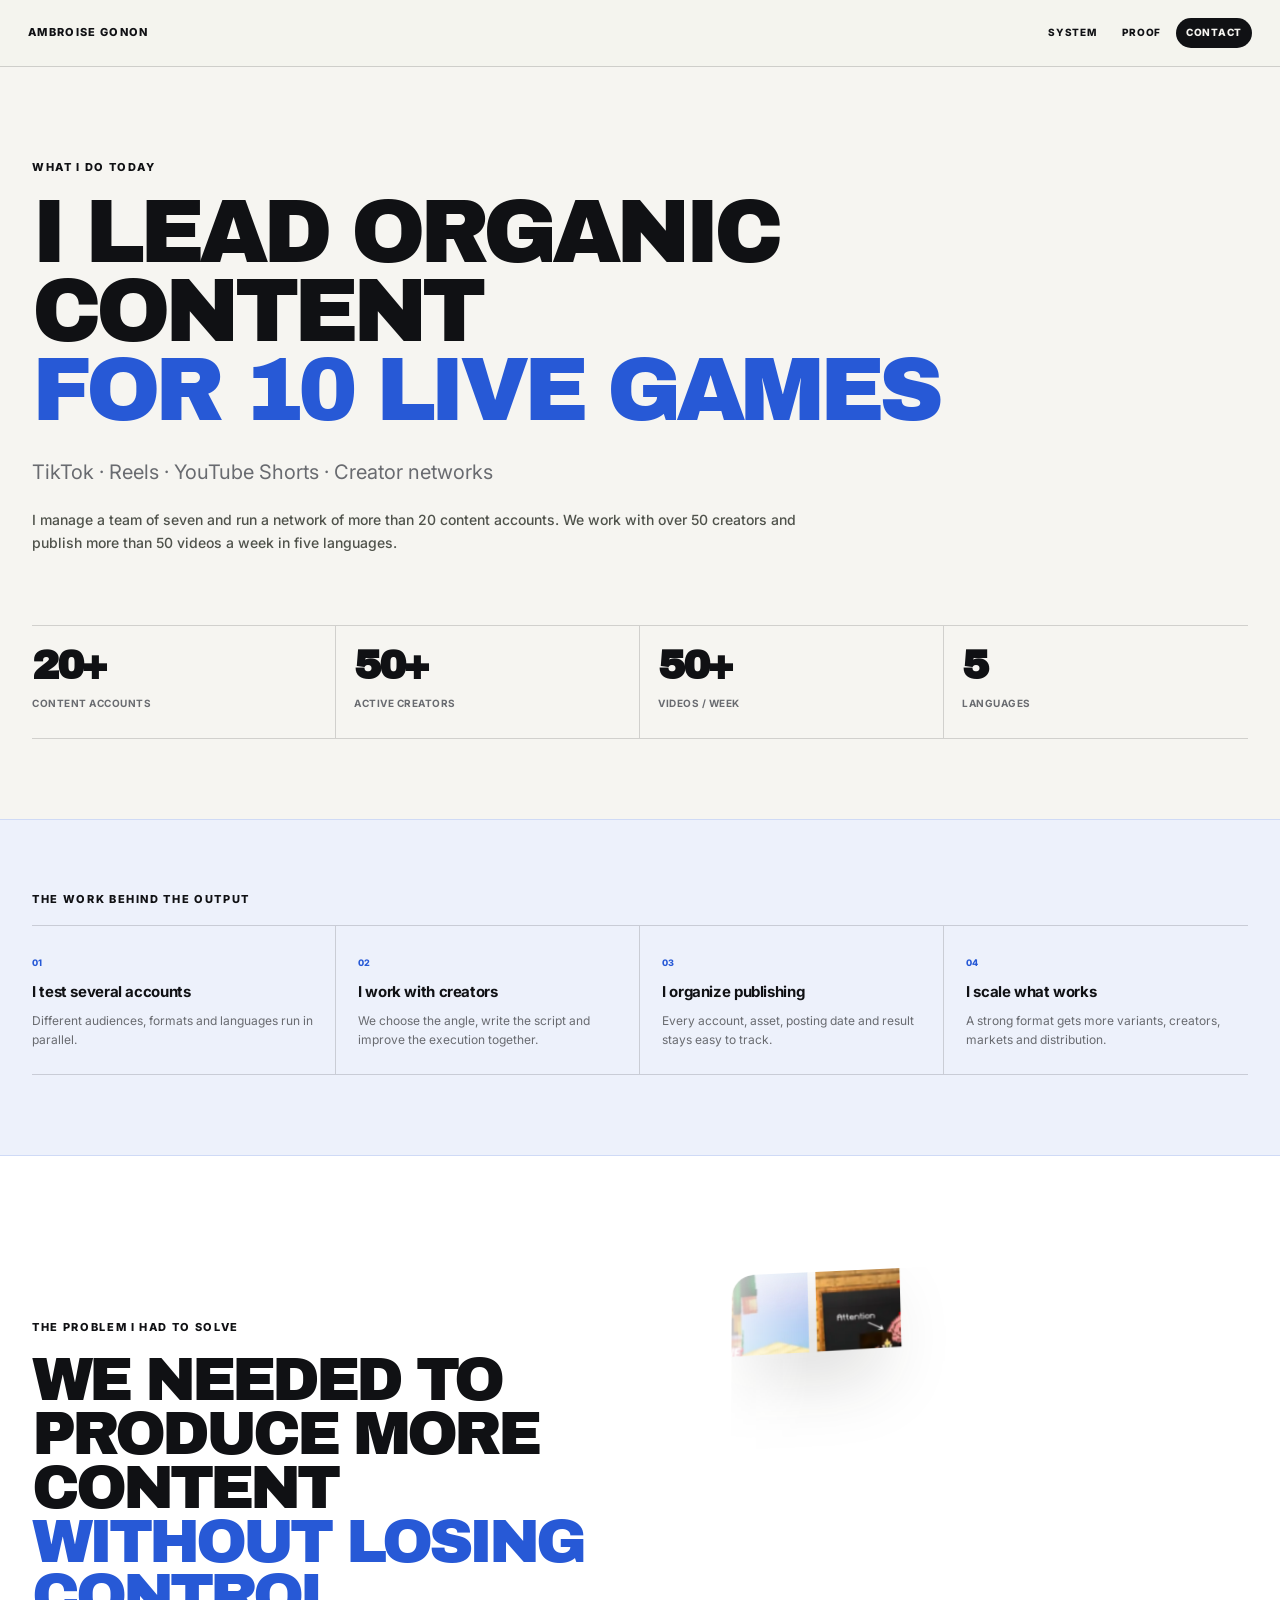
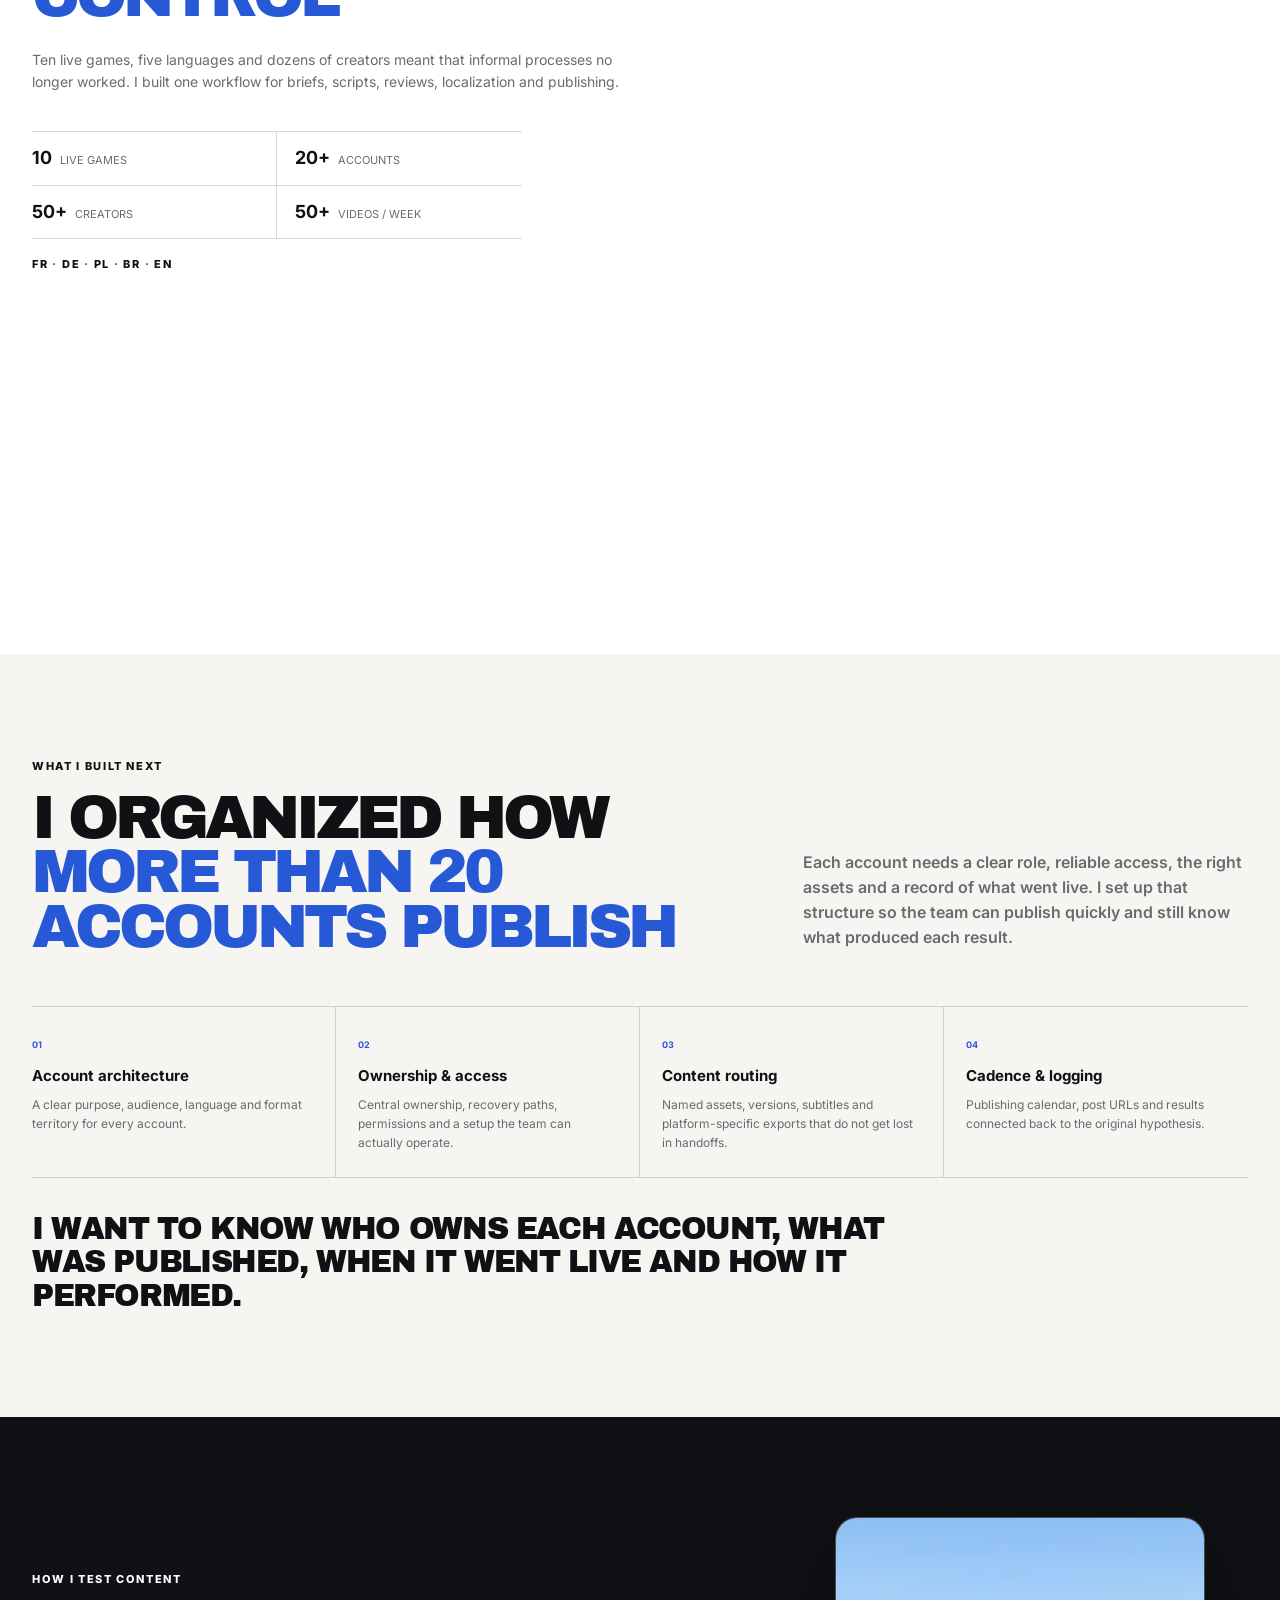
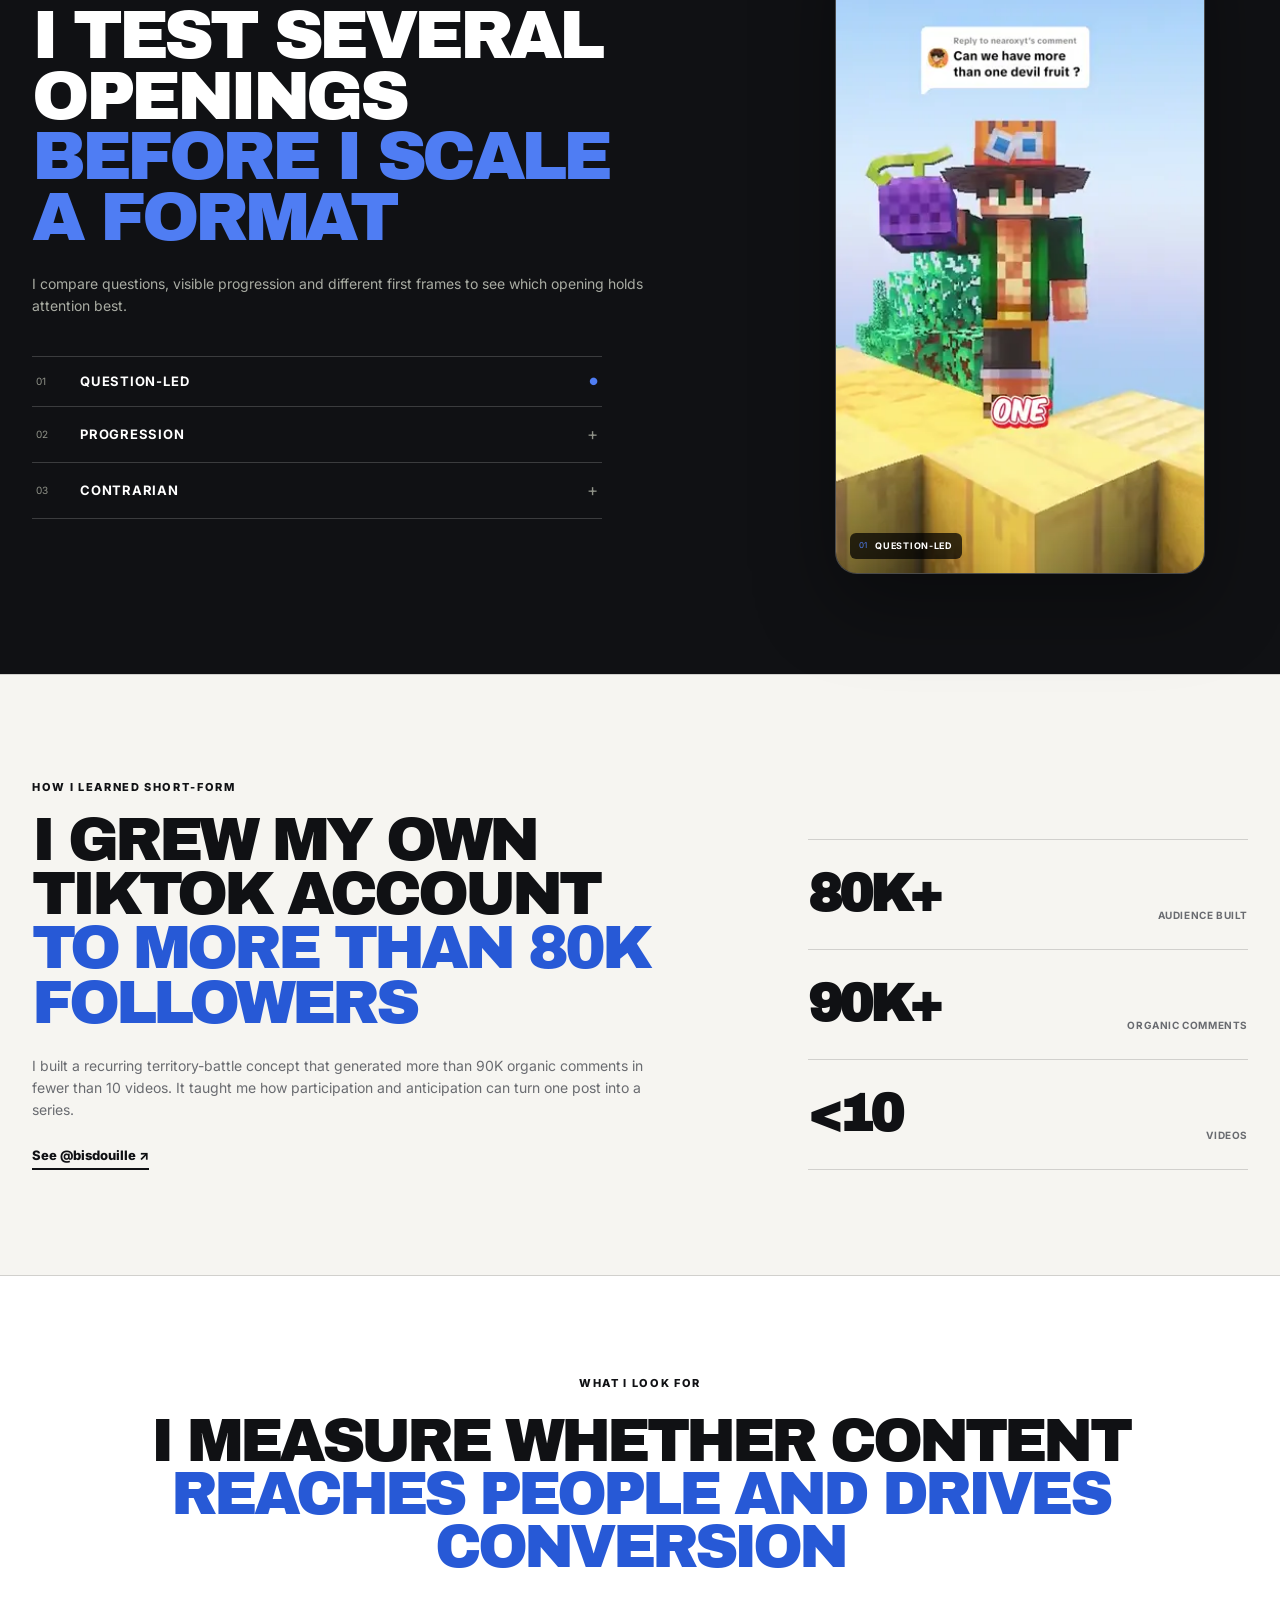
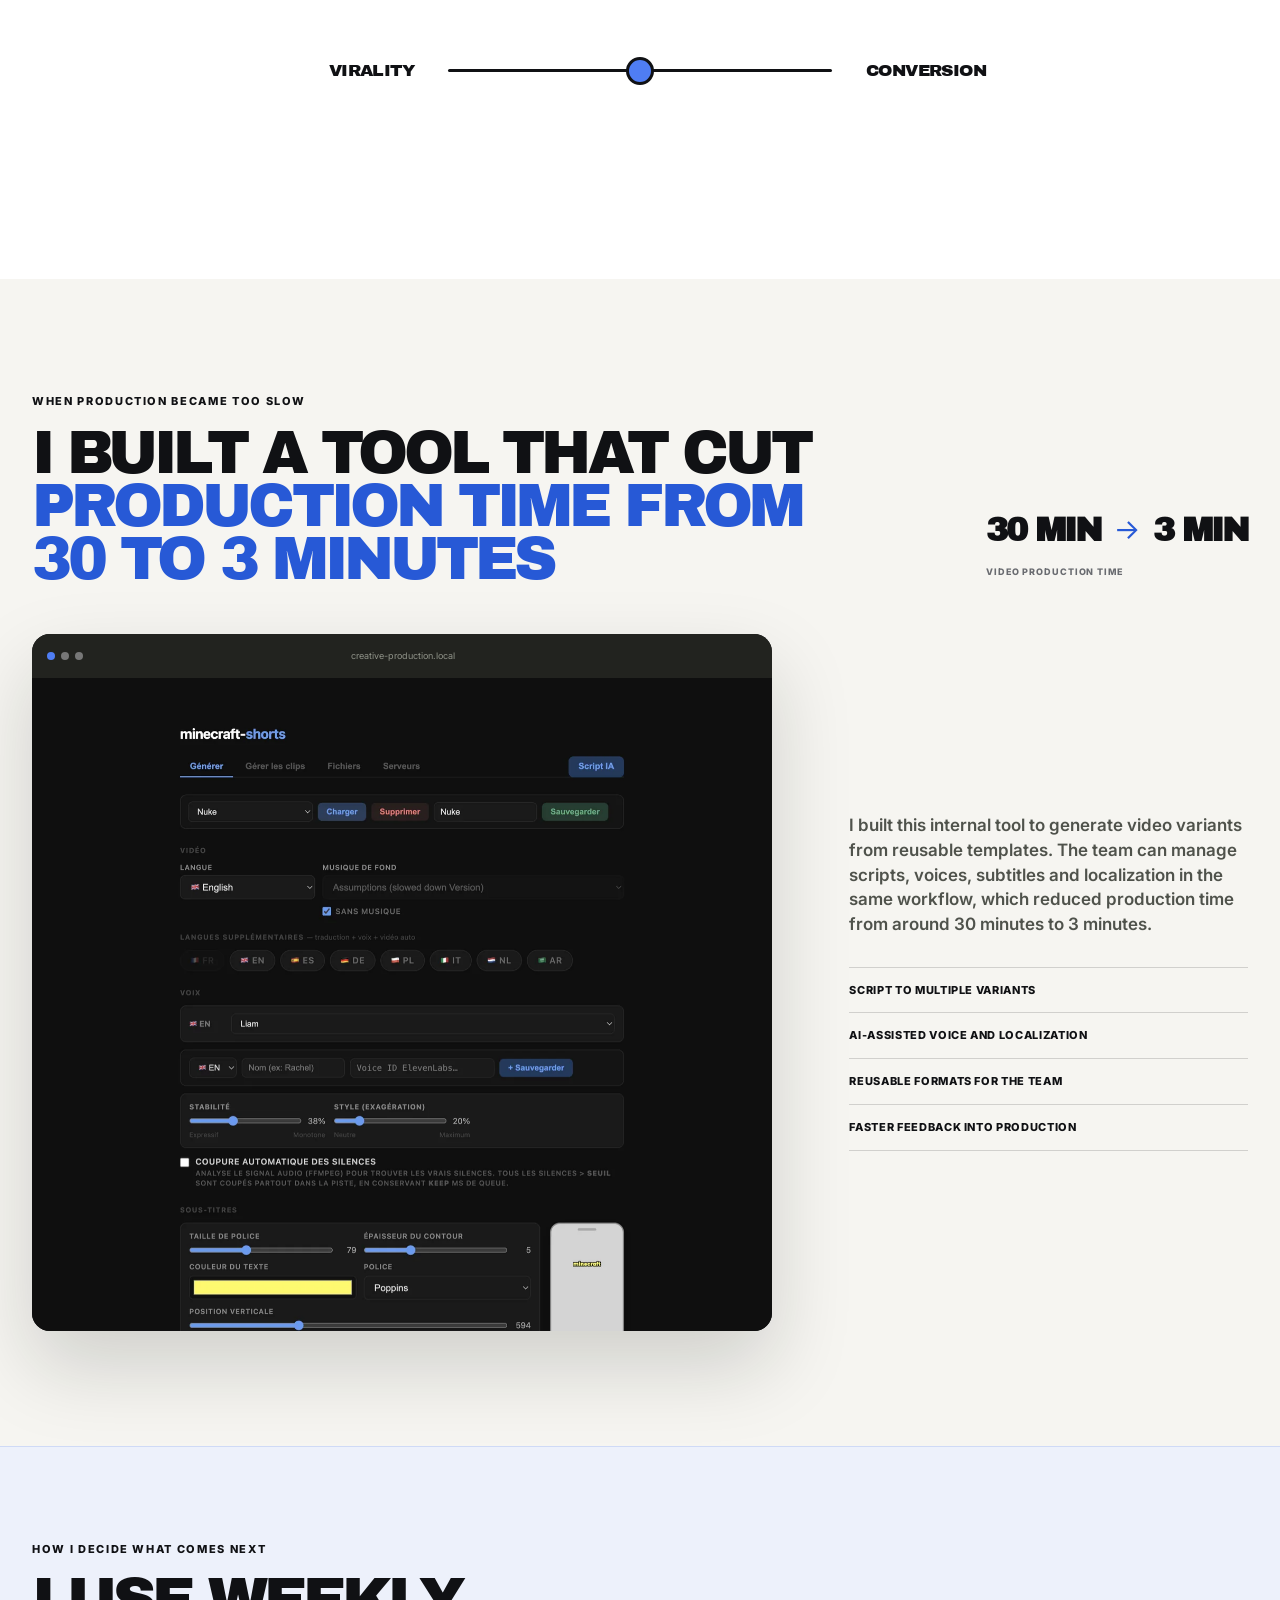
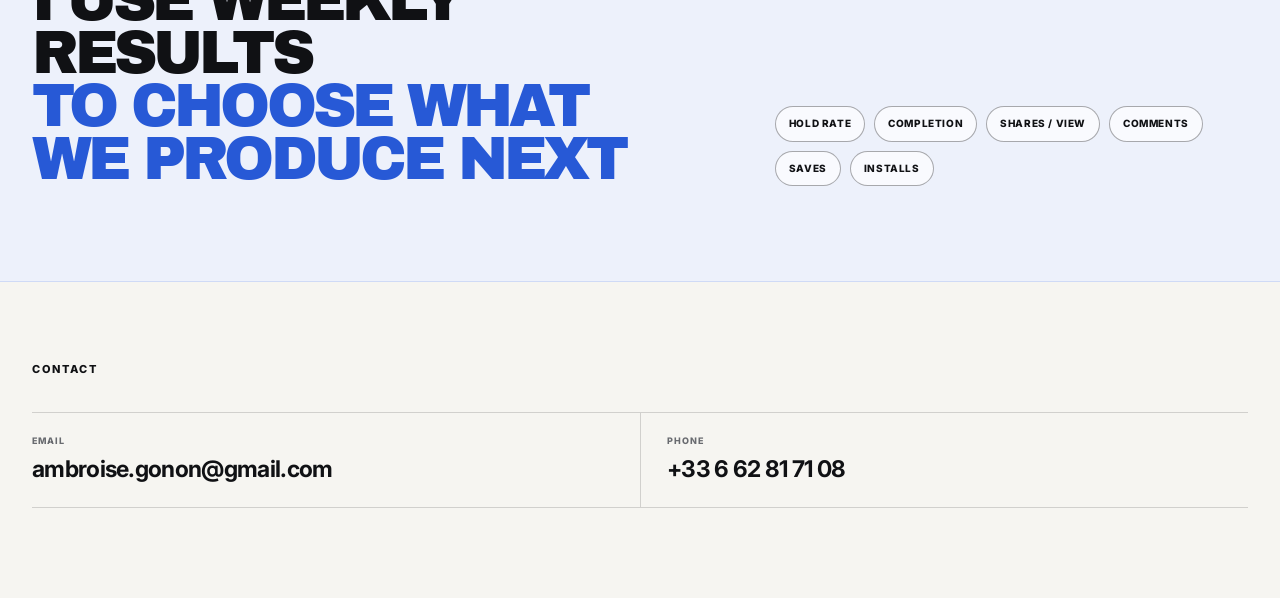
<file: social-growth/index.html>
<!doctype html>
<html lang="en">
<head>
  <meta charset="utf-8">
  <meta name="viewport" content="width=device-width,initial-scale=1">
  <meta name="description" content="Organic growth, short-form content and creator systems by Ambroise Gonon.">
  <meta property="og:title" content="Organic Growth — Ambroise Gonon">
  <meta property="og:description" content="Short-form content, creator networks and fast experimentation.">
  <meta property="og:type" content="website">
  <meta property="og:url" content="https://bisdouille.github.io/portfolio/social-growth/">
  <meta name="color-scheme" content="light">
  <title>Organic Growth — Ambroise Gonon</title>
  <link rel="icon" href="../photo.jpg">
  <link rel="preconnect" href="https://fonts.googleapis.com">
  <link rel="preconnect" href="https://fonts.gstatic.com" crossorigin>
  <link href="https://fonts.googleapis.com/css2?family=Archivo+Black&amp;family=Inter:wght@400;500;600;700;800&amp;display=swap" rel="stylesheet">
  <link rel="stylesheet" href="styles.css">
  <script src="app.js" defer></script>
</head>
<body>
  <header class="topbar">
    <a class="brand" href="#top">AMBROISE GONON</a>
    <nav aria-label="Main navigation">
      <a href="#system">System</a>
      <a href="#proof">Proof</a>
      <a class="contact-link" href="#contact">Contact</a>
    </nav>
  </header>

  <main id="top">
    <section class="hero shell">
      <p class="eyebrow reveal">WHAT I DO TODAY</p>
      <h1 class="reveal">I LEAD ORGANIC CONTENT<br><span>FOR 10 LIVE GAMES</span></h1>
      <p class="hero-sub reveal">TikTok · Reels · YouTube Shorts · Creator networks</p>
      <p class="hero-bio reveal">I manage a team of seven and run a network of more than 20 content accounts. We work with over 50 creators and publish more than 50 videos a week in five languages.</p>
      <div class="metrics reveal" aria-label="Key metrics">
        <div><strong>20+</strong><span>content accounts</span></div>
        <div><strong>50+</strong><span>active creators</span></div>
        <div><strong>50+</strong><span>videos / week</span></div>
        <div><strong>5</strong><span>languages</span></div>
      </div>
    </section>

    <section class="profile-summary">
      <div class="shell">
        <p class="eyebrow">THE WORK BEHIND THE OUTPUT</p>
        <div class="summary-grid">
          <article><span>01</span><h3>I test several accounts</h3><p>Different audiences, formats and languages run in parallel.</p></article>
          <article><span>02</span><h3>I work with creators</h3><p>We choose the angle, write the script and improve the execution together.</p></article>
          <article><span>03</span><h3>I organize publishing</h3><p>Every account, asset, posting date and result stays easy to track.</p></article>
          <article><span>04</span><h3>I scale what works</h3><p>A strong format gets more variants, creators, markets and distribution.</p></article>
        </div>
      </div>
    </section>

    <section class="rivrs-section" id="system">
      <div class="rivrs-sticky shell">
        <div class="rivrs-copy reveal">
          <p class="eyebrow">THE PROBLEM I HAD TO SOLVE</p>
          <h2>WE NEEDED TO PRODUCE MORE CONTENT<br><span>WITHOUT LOSING CONTROL</span></h2>
          <p class="section-intro">Ten live games, five languages and dozens of creators meant that informal processes no longer worked. I built one workflow for briefs, scripts, reviews, localization and publishing.</p>
          <div class="rivrs-stats">
            <p><strong>10</strong> live games</p>
            <p><strong>20+</strong> accounts</p>
            <p><strong>50+</strong> creators</p>
            <p><strong>50+</strong> videos / week</p>
          </div>
          <p class="markets">FR <span>·</span> DE <span>·</span> PL <span>·</span> BR <span>·</span> EN</p>
        </div>

        <div class="creative-window reveal" aria-label="Short-form creative wall">
          <div class="creative-grid" aria-hidden="true">
            <div class="creative-column" data-direction="-1">
              <figure class="creative-card"><video class="lazy-video" muted loop playsinline preload="none" poster="../selected-work/media/posters/rivrs-question.webp" data-src="../selected-work/media/web/rivrs-question.mp4" data-start="2" data-rate="1"></video><figcaption>QUESTION</figcaption></figure>
              <figure class="creative-card"><video class="lazy-video" muted loop playsinline preload="none" poster="../selected-work/media/posters/rivrs-progression.webp" data-src="../selected-work/media/web/rivrs-progression.mp4" data-start="11" data-rate=".96"></video><figcaption>PROGRESSION</figcaption></figure>
              <figure class="creative-card"><video class="lazy-video" muted loop playsinline preload="none" poster="../selected-work/media/posters/rivrs-rule.webp" data-src="../selected-work/media/web/rivrs-rule.mp4" data-start="5" data-rate="1.04"></video><figcaption>FORMAT TEST</figcaption></figure>
              <figure class="creative-card"><video class="lazy-video" muted loop playsinline preload="none" poster="../selected-work/media/posters/rivrs-contrarian.webp" data-src="../selected-work/media/web/rivrs-contrarian.mp4" data-start="25" data-rate="1"></video><figcaption>BR · LOCALIZED</figcaption></figure>
            </div>
            <div class="creative-column" data-direction="1">
              <figure class="creative-card"><video class="lazy-video" muted loop playsinline preload="none" poster="../selected-work/media/posters/rivrs-unique.webp" data-src="../selected-work/media/web/rivrs-unique.mp4" data-start="1" data-rate="1"></video><figcaption>DE · CREATOR</figcaption></figure>
              <figure class="creative-card"><video class="lazy-video" muted loop playsinline preload="none" poster="../selected-work/media/posters/rivrs-contrarian.webp" data-src="../selected-work/media/web/rivrs-contrarian.mp4" data-start="13" data-rate=".98"></video><figcaption>ANGLE</figcaption></figure>
              <figure class="creative-card"><video class="lazy-video" muted loop playsinline preload="none" poster="../selected-work/media/posters/rivrs-question.webp" data-src="../selected-work/media/web/rivrs-question.mp4" data-start="19" data-rate="1.02"></video><figcaption>VARIANT 02</figcaption></figure>
              <figure class="creative-card"><video class="lazy-video" muted loop playsinline preload="none" poster="../selected-work/media/posters/rivrs-progression.webp" data-src="../selected-work/media/web/rivrs-progression.mp4" data-start="20" data-rate=".99"></video><figcaption>ITERATION</figcaption></figure>
            </div>
            <div class="creative-column" data-direction="-1">
              <figure class="creative-card"><video class="lazy-video" muted loop playsinline preload="none" poster="../selected-work/media/posters/rivrs-rule.webp" data-src="../selected-work/media/web/rivrs-rule.mp4" data-start="16" data-rate=".95"></video><figcaption>FIRST FRAME</figcaption></figure>
              <figure class="creative-card"><video class="lazy-video" muted loop playsinline preload="none" poster="../selected-work/media/posters/rivrs-progression.webp" data-src="../selected-work/media/web/rivrs-progression.mp4" data-start="3" data-rate="1.03"></video><figcaption>PL · HOOK</figcaption></figure>
              <figure class="creative-card"><video class="lazy-video" muted loop playsinline preload="none" poster="../selected-work/media/posters/rivrs-unique.webp" data-src="../selected-work/media/web/rivrs-unique.mp4" data-start="12" data-rate=".97"></video><figcaption>CREATOR</figcaption></figure>
              <figure class="creative-card"><video class="lazy-video" muted loop playsinline preload="none" poster="../selected-work/media/posters/rivrs-question.webp" data-src="../selected-work/media/web/rivrs-question.mp4" data-start="8" data-rate=".95"></video><figcaption>VARIANT 04</figcaption></figure>
            </div>
            <div class="creative-column" data-direction="1">
              <figure class="creative-card"><video class="lazy-video" muted loop playsinline preload="none" poster="../selected-work/media/posters/rivrs-unique.webp" data-src="../selected-work/media/web/rivrs-unique.mp4" data-start="5" data-rate="1.02"></video><figcaption>EN · FORMAT</figcaption></figure>
              <figure class="creative-card"><video class="lazy-video" muted loop playsinline preload="none" poster="../selected-work/media/posters/rivrs-contrarian.webp" data-src="../selected-work/media/web/rivrs-contrarian.mp4" data-start="3" data-rate="1"></video><figcaption>DE · CREATOR</figcaption></figure>
              <figure class="creative-card"><video class="lazy-video" muted loop playsinline preload="none" poster="../selected-work/media/posters/rivrs-rule.webp" data-src="../selected-work/media/web/rivrs-rule.mp4" data-start="10" data-rate=".97"></video><figcaption>ITERATION 05</figcaption></figure>
              <figure class="creative-card"><video class="lazy-video" muted loop playsinline preload="none" poster="../selected-work/media/posters/rivrs-progression.webp" data-src="../selected-work/media/web/rivrs-progression.mp4" data-start="16" data-rate="1.04"></video><figcaption>HOOK TEST</figcaption></figure>
            </div>
          </div>
        </div>
      </div>
    </section>

    <section class="publishing-section" id="publishing">
      <div class="shell">
        <div class="publishing-heading reveal">
          <div><p class="eyebrow">WHAT I BUILT NEXT</p><h2>I ORGANIZED HOW<br><span>MORE THAN 20 ACCOUNTS PUBLISH</span></h2></div>
          <p>Each account needs a clear role, reliable access, the right assets and a record of what went live. I set up that structure so the team can publish quickly and still know what produced each result.</p>
        </div>
        <div class="publishing-grid reveal">
          <article><b>01</b><h3>Account architecture</h3><p>A clear purpose, audience, language and format territory for every account.</p></article>
          <article><b>02</b><h3>Ownership &amp; access</h3><p>Central ownership, recovery paths, permissions and a setup the team can actually operate.</p></article>
          <article><b>03</b><h3>Content routing</h3><p>Named assets, versions, subtitles and platform-specific exports that do not get lost in handoffs.</p></article>
          <article><b>04</b><h3>Cadence &amp; logging</h3><p>Publishing calendar, post URLs and results connected back to the original hypothesis.</p></article>
        </div>
        <p class="publishing-rule reveal">I want to know who owns each account, what was published, when it went live and how it performed.</p>
      </div>
    </section>

    <section class="hook-section dark-section" id="hooks">
      <div class="shell split-layout">
        <div class="section-copy reveal">
          <p class="eyebrow">HOW I TEST CONTENT</p>
          <h2>I TEST SEVERAL OPENINGS<br><span>BEFORE I SCALE A FORMAT</span></h2>
          <p class="section-intro muted-on-dark">I compare questions, visible progression and different first frames to see which opening holds attention best.</p>
          <div class="selector selector-dark" id="hookSelector" role="group" aria-label="Hook selector">
            <button type="button" class="selector-button is-active" data-src="../selected-work/media/web/rivrs-question.mp4" data-poster="../selected-work/media/posters/rivrs-question.webp" data-label="Question-led" aria-pressed="true"><span>01</span><b>Question-led</b></button>
            <button type="button" class="selector-button" data-src="../selected-work/media/web/rivrs-progression.mp4" data-poster="../selected-work/media/posters/rivrs-progression.webp" data-label="Progression" aria-pressed="false"><span>02</span><b>Progression</b></button>
            <button type="button" class="selector-button" data-src="../selected-work/media/web/rivrs-contrarian.mp4" data-poster="../selected-work/media/posters/rivrs-contrarian.webp" data-label="Contrarian" aria-pressed="false"><span>03</span><b>Contrarian</b></button>
          </div>
        </div>
        <div class="feature-video reveal">
          <video id="hookVideo" class="lazy-video switch-video" muted loop playsinline preload="none" poster="../selected-work/media/posters/rivrs-question.webp" data-src="../selected-work/media/web/rivrs-question.mp4"></video>
          <div class="feature-label"><span id="hookNumber">01</span><strong id="hookLabel">Question-led</strong></div>
        </div>
      </div>
    </section>

    <section class="proof-section" id="proof">
      <div class="shell proof-layout">
        <div class="reveal">
          <p class="eyebrow">HOW I LEARNED SHORT-FORM</p>
          <h2>I GREW MY OWN TIKTOK ACCOUNT<br><span>TO MORE THAN 80K FOLLOWERS</span></h2>
          <p class="section-intro">I built a recurring territory-battle concept that generated more than 90K organic comments in fewer than 10 videos. It taught me how participation and anticipation can turn one post into a series.</p>
          <a class="text-link" href="https://www.tiktok.com/@bisdouille" target="_blank" rel="noreferrer">See @bisdouille ↗</a>
        </div>
        <div class="proof-numbers reveal">
          <div><strong>80K+</strong><span>audience built</span></div>
          <div><strong>90K+</strong><span>organic comments</span></div>
          <div><strong>&lt;10</strong><span>videos</span></div>
        </div>
      </div>
    </section>

    <section class="balance-section" id="balance">
      <div class="shell balance-layout reveal">
        <p class="eyebrow">WHAT I LOOK FOR</p>
        <h2>I MEASURE WHETHER CONTENT<br><span>REACHES PEOPLE AND DRIVES CONVERSION</span></h2>
        <div class="balance-scale" id="balanceScale">
          <span class="balance-label balance-label-viral">Virality</span>
          <span class="balance-ampersand" aria-hidden="true">&amp;</span>
          <input id="balanceRange" type="range" min="0" max="100" value="50" step="1" aria-label="Balance virality and performance">
          <span class="balance-label balance-label-performance">Conversion</span>
        </div>
        <p class="balance-result" id="balanceResult">I try to do both.</p>
      </div>
    </section>

    <section class="tool-section shell" id="tool">
      <div class="tool-heading reveal">
        <div><p class="eyebrow">WHEN PRODUCTION BECAME TOO SLOW</p><h2>I BUILT A TOOL THAT CUT<br><span>PRODUCTION TIME FROM 30 TO 3 MINUTES</span></h2></div>
        <div class="tool-result"><strong>30 MIN</strong><span>→</span><strong>3 MIN</strong><small>video production time</small></div>
      </div>
      <div class="tool-detail">
        <div class="browser-frame reveal"><div class="browser-bar"><i></i><i></i><i></i><p>creative-production.local</p></div><div class="browser-viewport"><img id="toolScreenshot" src="../selected-work/media/web/remotion-tool.webp" alt="Internal video production interface" loading="lazy" width="1400" height="4852"></div></div>
        <div class="tool-copy reveal">
          <p>I built this internal tool to generate video variants from reusable templates. The team can manage scripts, voices, subtitles and localization in the same workflow, which reduced production time from around 30 minutes to 3 minutes.</p>
          <ul><li>Script to multiple variants</li><li>AI-assisted voice and localization</li><li>Reusable formats for the team</li><li>Faster feedback into production</li></ul>
        </div>
      </div>
    </section>

    <section class="measurement-section">
      <div class="shell measurement-layout reveal">
        <div><p class="eyebrow">HOW I DECIDE WHAT COMES NEXT</p><h2>I USE WEEKLY RESULTS<br><span>TO CHOOSE WHAT WE PRODUCE NEXT</span></h2></div>
        <div class="signal-grid">
          <span>Hold rate</span><span>Completion</span><span>Shares / view</span><span>Comments</span><span>Saves</span><span>Installs</span>
        </div>
      </div>
    </section>

    <section class="contact-section shell reveal" id="contact">
      <p class="eyebrow">CONTACT</p>
      <div class="contact-list"><p><span>Email</span><strong>ambroise.gonon@gmail.com</strong></p><p><span>Phone</span><strong>+33 6 62 81 71 08</strong></p></div>
    </section>
  </main>
</body>
</html>
</file>
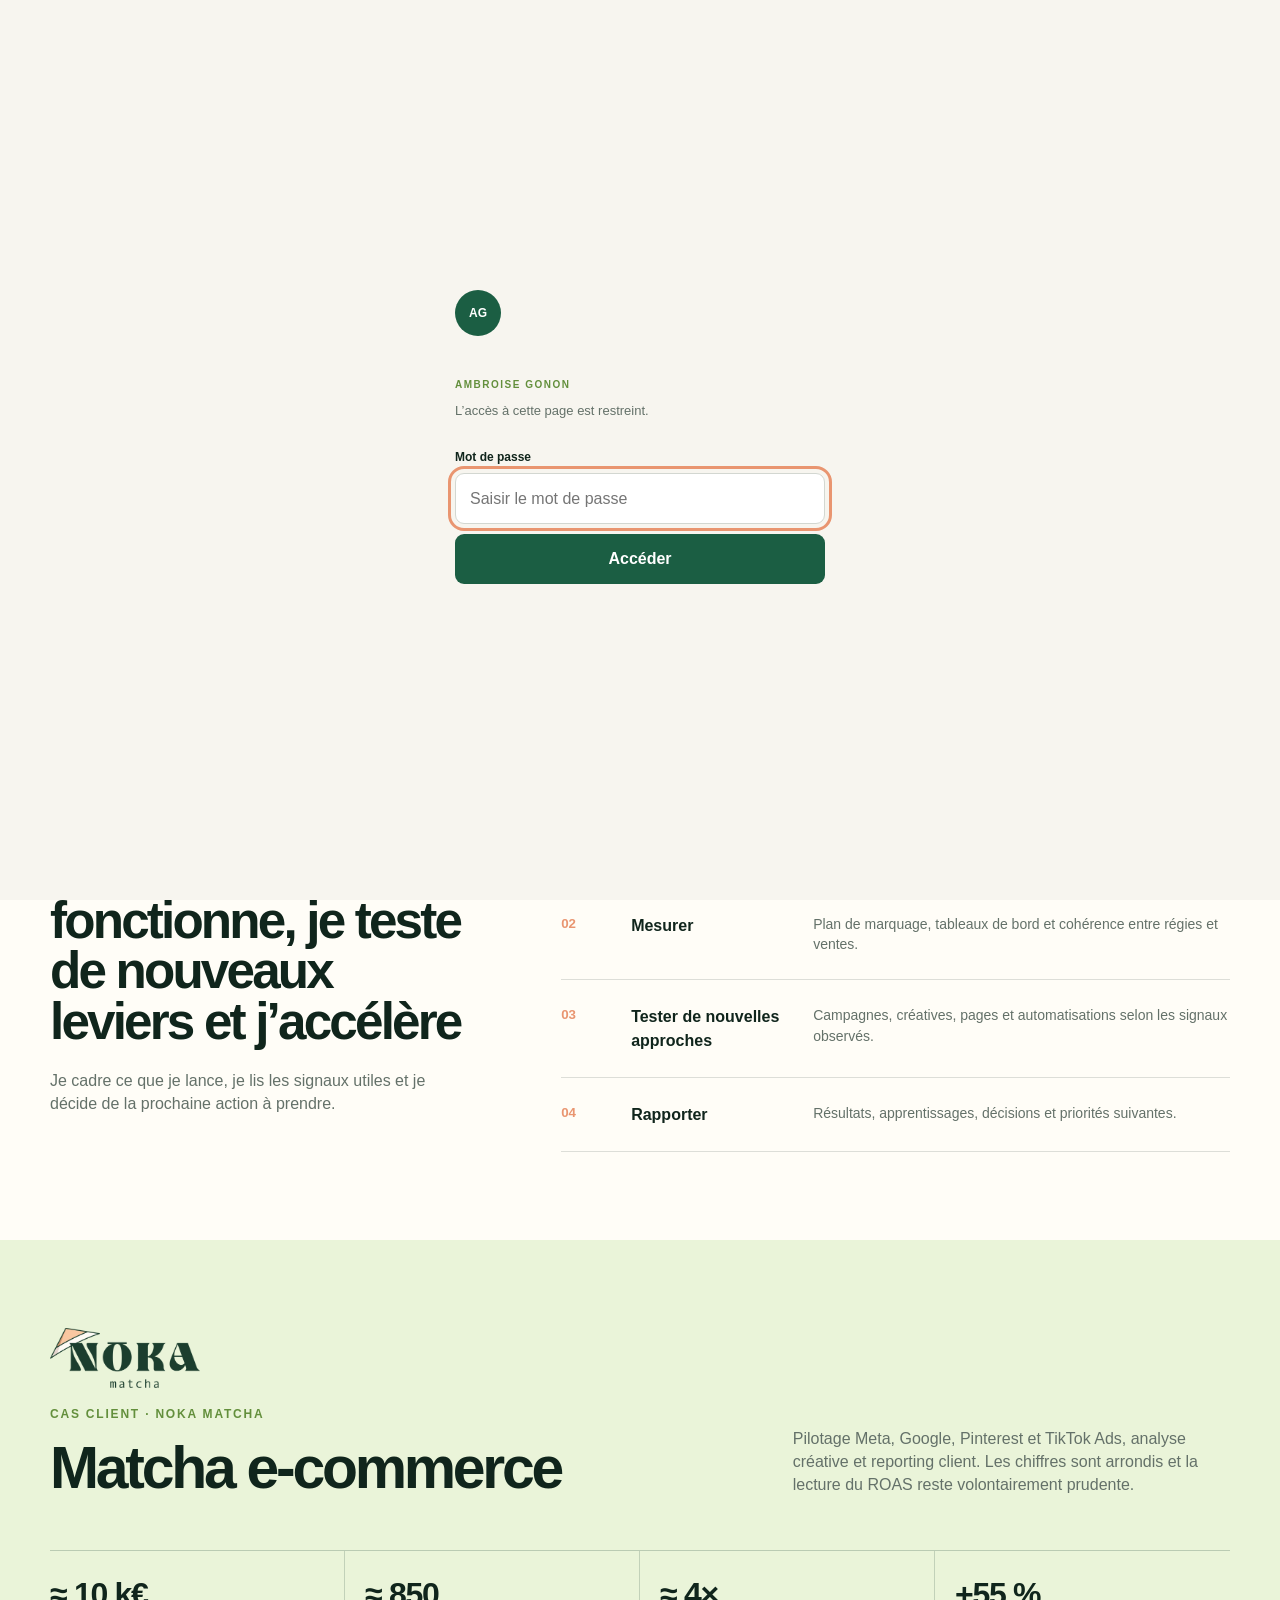
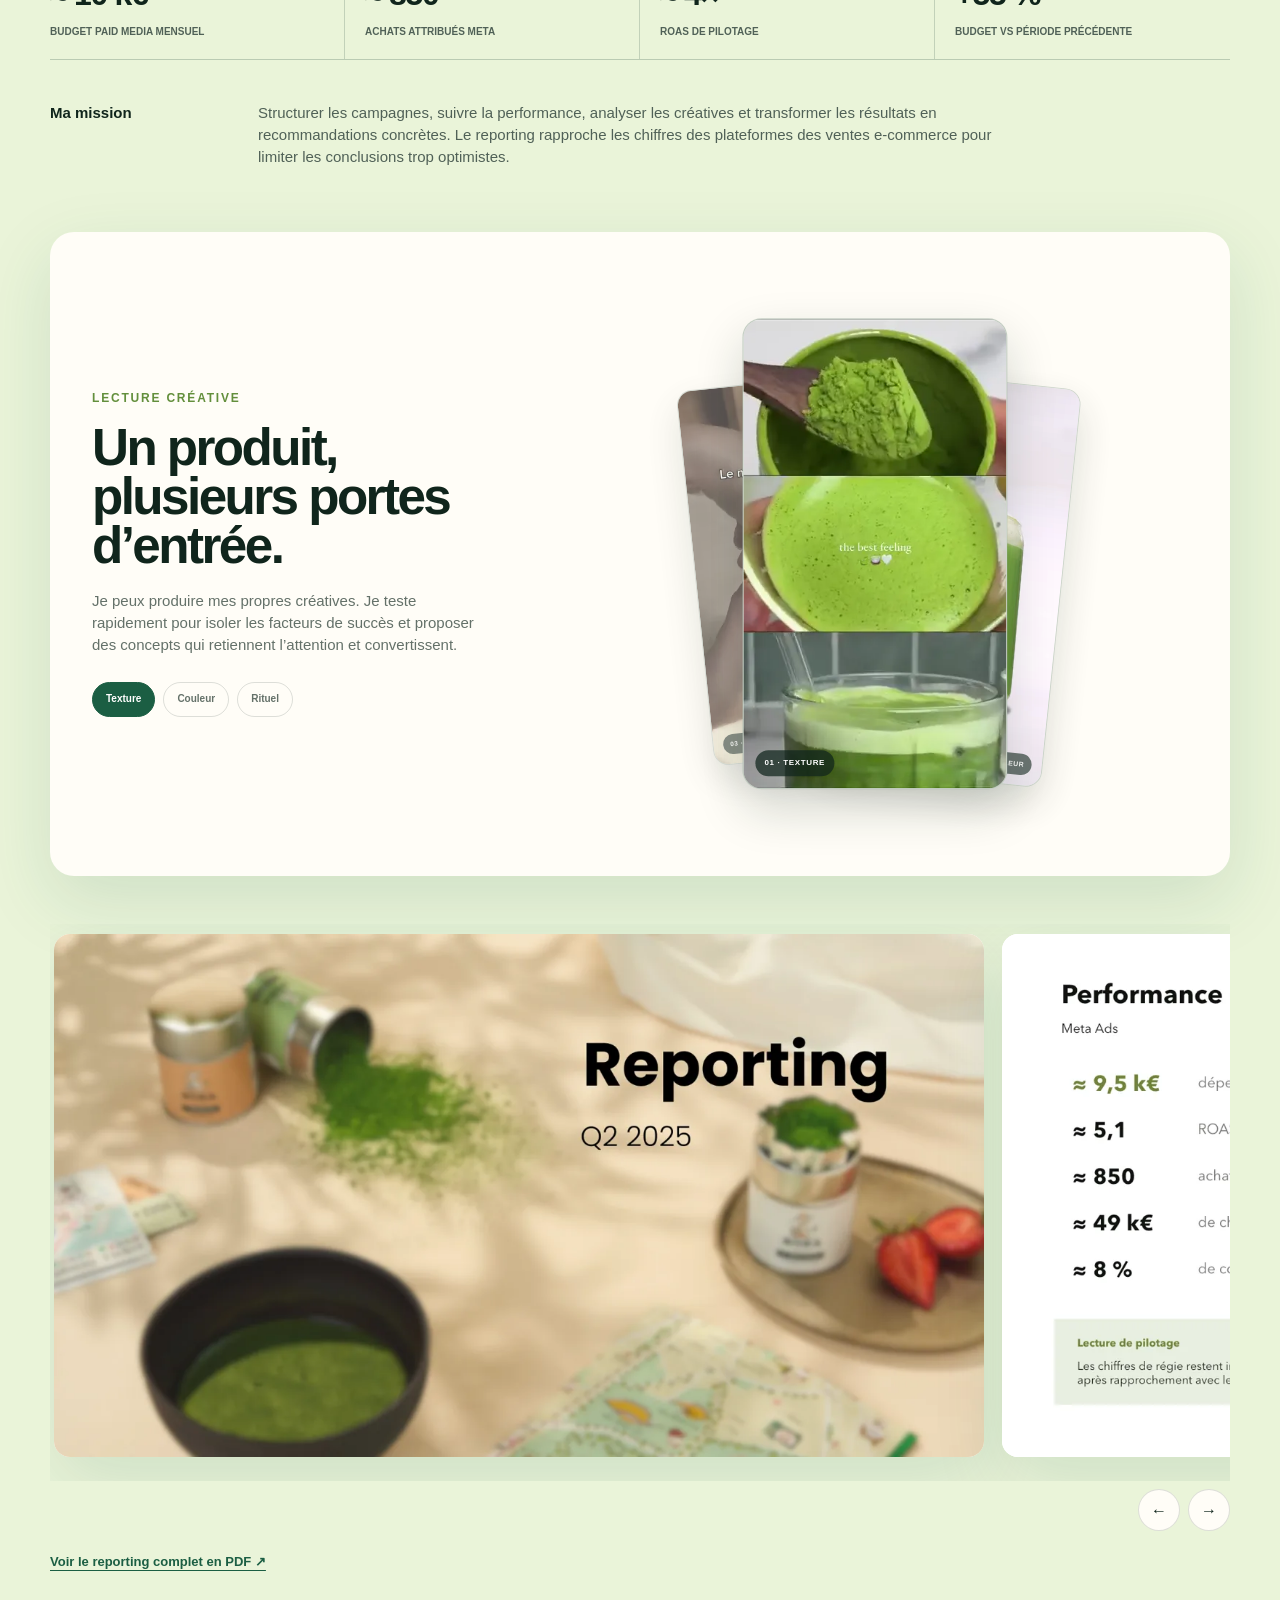
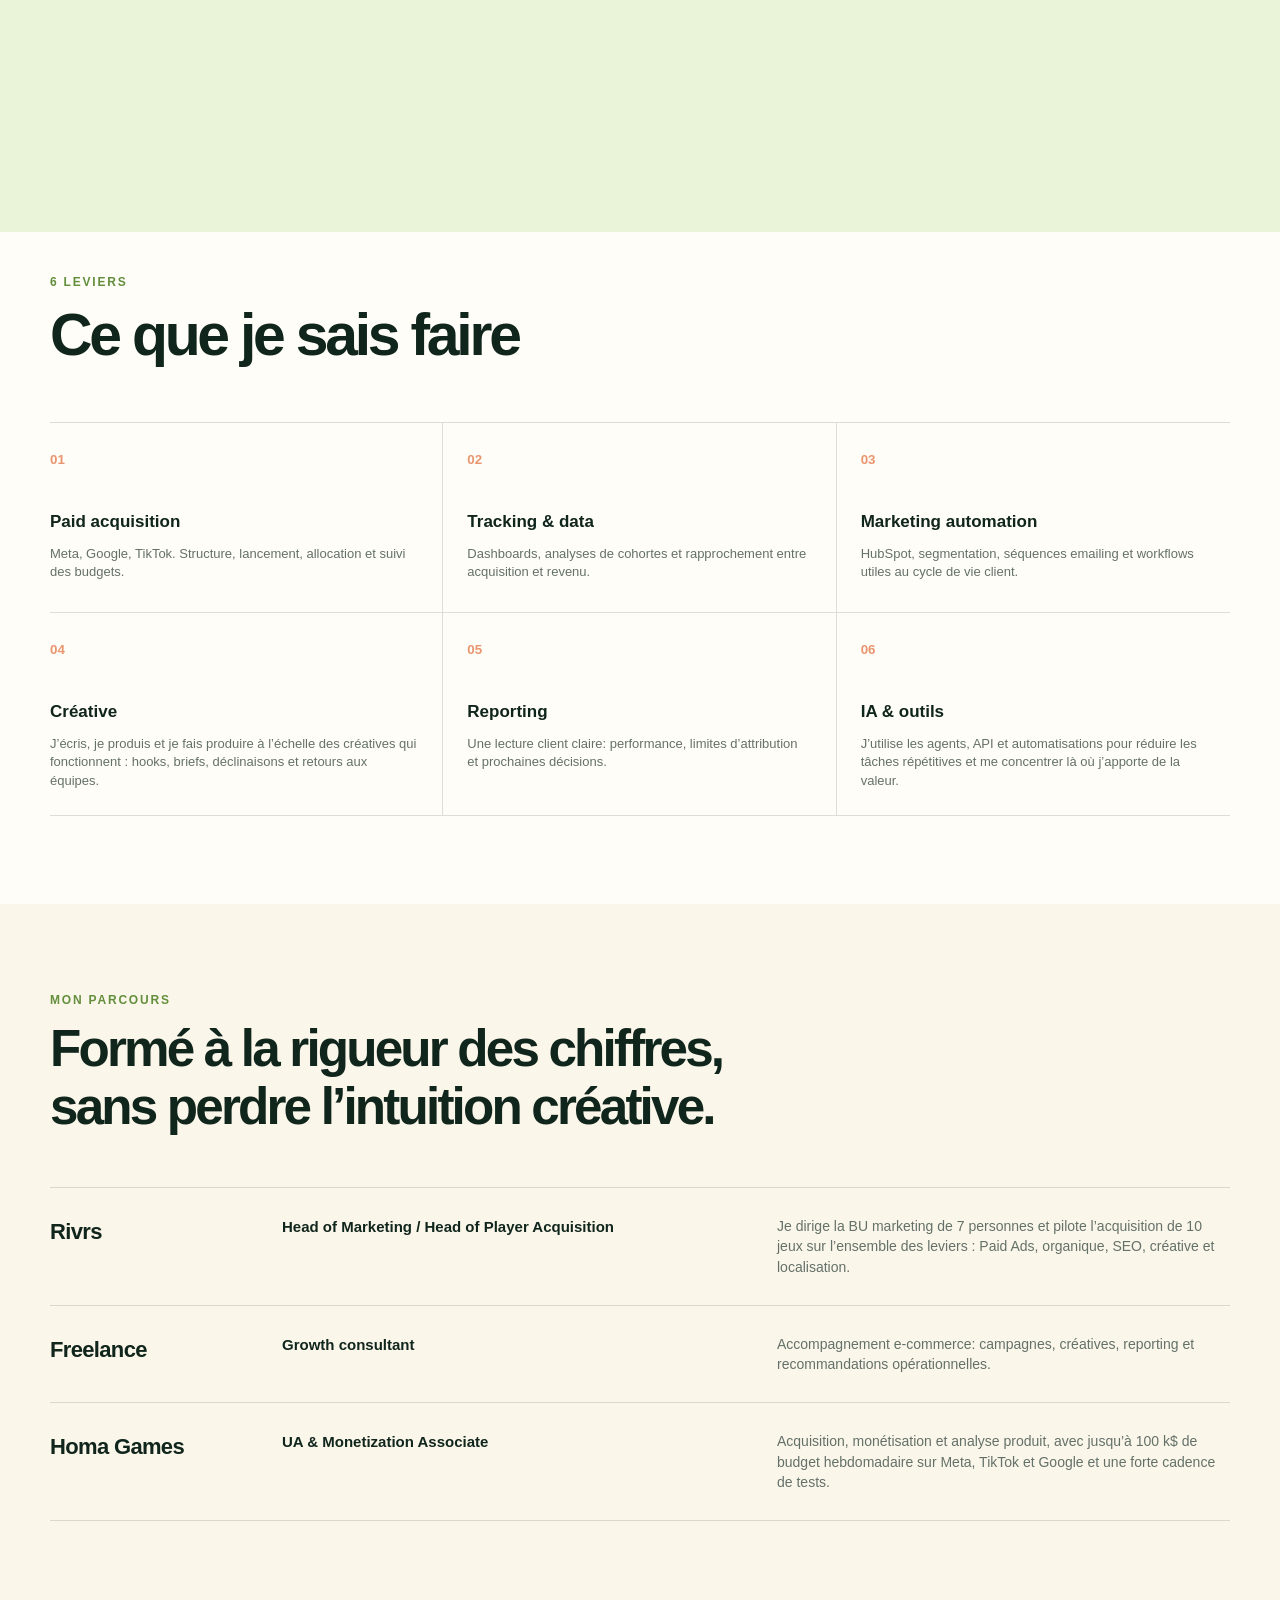
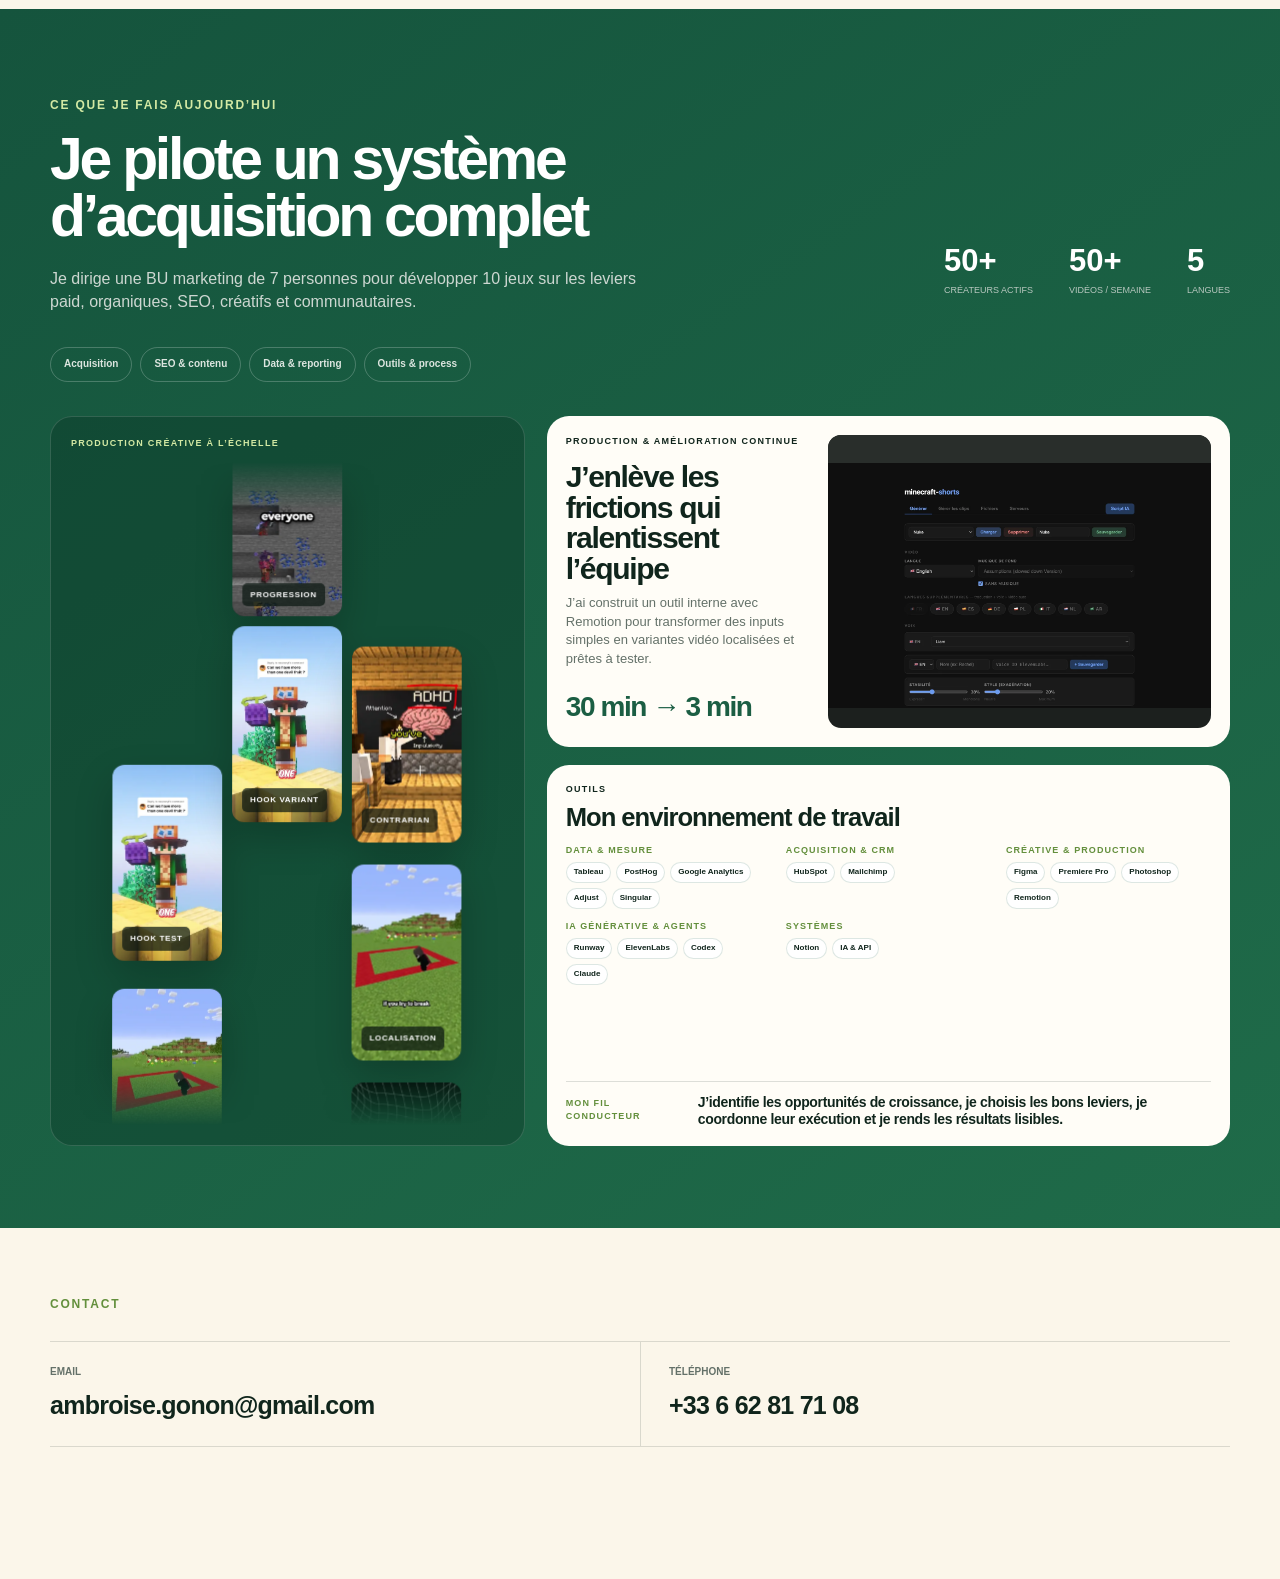
<file: webmarketing/index.html>
<!doctype html>
<html lang="fr">
<head>
  <meta charset="utf-8">
  <meta name="viewport" content="width=device-width, initial-scale=1">
  <meta name="description" content="Portfolio webmarketing et e-commerce d’Ambroise Gonon.">
  <meta name="color-scheme" content="light">
  <title>Webmarketing &amp; e-commerce — Ambroise Gonon</title>
  <link rel="icon" href="../photo.jpg">
  <style>
    :root{--ink:#17221d;--forest:#23483a;--moss:#66804d;--sage:#dfe8dc;--cream:#f5f1e7;--paper:#fffdf8;--terra:#c98b73;--muted:#68716b;--line:rgba(23,34,29,.14);--radius:20px;--shadow:0 24px 70px rgba(31,49,40,.12)}
    *{box-sizing:border-box}html{scroll-behavior:smooth;background:var(--cream)}body{margin:0;overflow-x:hidden;color:var(--ink);background:var(--cream);font-family:Inter,ui-sans-serif,-apple-system,BlinkMacSystemFont,"Segoe UI",sans-serif;line-height:1.45}body.locked{overflow:hidden}button,input{font:inherit;color:inherit}button,a{touch-action:manipulation}a{color:inherit}.shell{width:min(1180px,calc(100% - 48px));margin-inline:auto}.eyebrow{margin:0 0 15px;color:var(--moss);font-size:11px;font-weight:800;letter-spacing:.15em;text-transform:uppercase}.section-title{max-width:780px;margin:0;font-size:clamp(38px,5.2vw,72px);font-weight:750;letter-spacing:-.055em;line-height:.98}.section-copy{max-width:620px;margin:22px 0 0;color:var(--muted);font-size:16px}.reveal{opacity:0;transform:translateY(18px);transition:opacity .65s ease,transform .65s cubic-bezier(.2,.65,.25,1)}.reveal.visible{opacity:1;transform:none}:focus-visible{outline:3px solid var(--terra);outline-offset:4px}
    .gate{position:fixed;z-index:1000;inset:0;display:grid;place-items:center;padding:24px;background:#f7f5ef}.gate[hidden]{display:none}.gate-card{width:min(100%,370px)}.gate-mark{display:grid;place-items:center;width:46px;height:46px;margin-bottom:42px;color:#fff;background:var(--forest);border-radius:50%;font-size:12px;font-weight:800}.gate-kicker{margin:0 0 9px;color:var(--moss);font-size:10px;font-weight:800;letter-spacing:.15em}.gate h1{margin:0;font-size:29px;letter-spacing:-.04em}.gate-copy{margin:9px 0 28px;color:var(--muted);font-size:13px}.gate label{display:block;margin-bottom:7px;font-size:12px;font-weight:700}.gate input{width:100%;padding:13px 14px;background:#fff;border:1px solid #d3d7d1;border-radius:9px}.gate button{width:100%;margin-top:10px;padding:13px;color:#fff;background:var(--forest);border:0;border-radius:9px;font-weight:750;cursor:pointer}.gate-error{min-height:18px;margin:8px 0 0;color:#a43c2c;font-size:12px}
    .topbar{position:fixed;z-index:100;inset:0 0 auto;display:flex;align-items:center;justify-content:space-between;padding:17px 26px;background:rgba(245,241,231,.87);border-bottom:1px solid var(--line);backdrop-filter:blur(14px)}.brand{font-size:11px;font-weight:800;letter-spacing:.13em;text-decoration:none}.nav{display:flex;align-items:center;gap:22px}.nav a{color:var(--muted);font-size:11px;font-weight:700;text-decoration:none}.nav a:last-child{padding:8px 12px;color:#fff;background:var(--forest);border-radius:999px}
    .hero{display:grid;align-content:end;min-height:92svh;padding:150px 0 65px}.hero h1{max-width:1030px;margin:0;font-size:clamp(54px,8.2vw,112px);font-weight:760;letter-spacing:-.075em;line-height:.87}.hero h1 span{color:var(--forest)}.hero-intro{display:grid;grid-template-columns:1fr .8fr;gap:70px;align-items:end;margin-top:36px}.hero-intro>p{max-width:660px;margin:0;color:var(--muted);font-size:17px}.availability{justify-self:end;margin:0;padding-left:18px;border-left:3px solid var(--terra);font-size:13px;font-weight:750}.metrics{display:grid;grid-template-columns:repeat(4,1fr);margin-top:58px;border-block:1px solid var(--line)}.metric{padding:20px 22px;border-right:1px solid var(--line)}.metric:first-child{padding-left:0}.metric:last-child{border-right:0}.metric strong{display:block;font-size:clamp(29px,3.2vw,44px);font-weight:760;letter-spacing:-.055em;line-height:1}.metric span{display:block;margin-top:8px;color:var(--muted);font-size:10px;font-weight:700;text-transform:uppercase}
    .approach{padding:105px 0;background:var(--paper)}.approach-grid{display:grid;grid-template-columns:.85fr 1.35fr;gap:90px;align-items:start}.steps{border-top:1px solid var(--line)}.step{display:grid;grid-template-columns:58px 170px 1fr;gap:12px;padding:25px 0;border-bottom:1px solid var(--line)}.step small{color:var(--terra);font-weight:800}.step h3{margin:0;font-size:16px}.step p{margin:0;color:var(--muted);font-size:14px}
    .case{padding:105px 0;background:var(--sage)}.case-head{display:grid;grid-template-columns:1fr .65fr;gap:70px;align-items:end}.case-head .section-copy{margin:0}.case-kpis{display:grid;grid-template-columns:repeat(4,1fr);margin-top:54px;border-block:1px solid rgba(35,72,58,.24)}.case-kpis div{padding:20px;border-right:1px solid rgba(35,72,58,.2)}.case-kpis div:first-child{padding-left:0}.case-kpis div:last-child{border-right:0}.case-kpis strong{display:block;font-size:32px;letter-spacing:-.04em}.case-kpis span{display:block;margin-top:7px;color:#506157;font-size:10px;font-weight:700;text-transform:uppercase}.mission{display:grid;grid-template-columns:180px 1fr;gap:28px;margin-top:42px}.mission h3{margin:0;font-size:15px}.mission p{max-width:760px;margin:0;color:#506157;font-size:15px}
    .report-carousel{position:relative;margin-top:58px}.report-viewport{overflow:hidden}.report-track{display:flex;gap:18px;overflow-x:auto;padding:10px 4px 24px;scroll-snap-type:x mandatory;scrollbar-width:none}.report-track::-webkit-scrollbar{display:none}.report-slide{position:relative;flex:0 0 min(82%,930px);margin:0;overflow:hidden;aspect-ratio:16/9;background:#fff;border-radius:16px;box-shadow:var(--shadow);scroll-snap-align:center}.report-slide img{display:block;width:100%;height:100%;object-fit:cover}.report-slide--locked img{filter:blur(9px) saturate(.72);transform:scale(1.04)}.report-cover{position:absolute;inset:0;display:grid;place-items:center;background:rgba(23,34,29,.34)}.report-cover a{padding:14px 20px;color:#fff;background:var(--forest);border-radius:999px;font-size:13px;font-weight:800;text-decoration:none}.carousel-nav{display:flex;justify-content:flex-end;gap:8px;margin-top:8px}.carousel-nav button{display:grid;place-items:center;width:42px;height:42px;background:var(--paper);border:1px solid var(--line);border-radius:50%;cursor:pointer}.pdf-link{display:inline-flex;align-items:center;gap:8px;margin-top:22px;color:var(--forest);font-size:13px;font-weight:800;text-underline-offset:4px}
    .services{padding:105px 0;background:var(--paper)}.service-grid{display:grid;grid-template-columns:repeat(3,1fr);margin-top:58px;border-top:1px solid var(--line)}.service{min-height:190px;padding:24px 24px 24px 0;border-right:1px solid var(--line);border-bottom:1px solid var(--line)}.service:nth-child(3n+2),.service:nth-child(3n+3){padding-left:24px}.service:nth-child(3n){border-right:0}.service small{color:var(--terra);font-weight:800}.service h3{margin:40px 0 10px;font-size:17px}.service p{margin:0;color:var(--muted);font-size:13px}
    .journey{padding:105px 0;background:var(--cream)}.journey-list{margin-top:55px;border-top:1px solid var(--line)}.role{display:grid;grid-template-columns:190px 1fr 1fr;gap:42px;padding:28px 0;border-bottom:1px solid var(--line)}.role strong{font-size:22px;letter-spacing:-.03em}.role h3{margin:0;font-size:15px}.role p{margin:0;color:var(--muted);font-size:14px}
    .rivrs{padding:100px 0;color:#fff;background:var(--forest)}.rivrs .eyebrow{color:#b7caa9}.rivrs .section-copy{color:#cdd7d1}.rivrs-head{display:grid;grid-template-columns:1fr .7fr;gap:70px;align-items:end}.rivrs-numbers{display:flex;justify-content:flex-end;gap:36px}.rivrs-numbers strong{display:block;font-size:31px}.rivrs-numbers span{display:block;color:#b9c8c0;font-size:9px;text-transform:uppercase}.creative-window{height:640px;margin-top:60px;overflow:hidden;mask-image:linear-gradient(to bottom,transparent,#000 9%,#000 91%,transparent)}.creative-wall{display:grid;grid-template-columns:repeat(3,1fr);gap:12px;width:min(900px,92%);margin:0 auto;perspective:1100px;transform:rotateY(-4deg) rotateX(1deg)}.creative-col{display:grid;gap:12px;will-change:transform}.creative-col:nth-child(2){padding-top:70px}.creative-col:nth-child(3){padding-top:25px}.creative-card{position:relative;overflow:hidden;aspect-ratio:9/16;background:#142c23;border-radius:14px;box-shadow:0 18px 45px rgba(0,0,0,.2);transition:transform .25s ease}.creative-card video{display:block;width:100%;height:100%;object-fit:cover}.creative-card span{position:absolute;left:10px;bottom:10px;padding:6px 8px;background:rgba(12,24,19,.72);border-radius:5px;font-size:8px;font-weight:700;letter-spacing:.08em
    }.creative-card:hover{transform:scale(1.015)}
    .builder{padding:105px 0;background:var(--paper)}.builder-grid{display:grid;grid-template-columns:.65fr 1.35fr;gap:75px;align-items:center}.builder-copy p{color:var(--muted);font-size:15px}.builder-copy strong{display:block;margin-top:32px;color:var(--forest);font-size:38px;letter-spacing:-.05em}.tool-list{display:flex;flex-wrap:wrap;gap:8px;margin-top:28px}.tool-list span{padding:8px 11px;border:1px solid var(--line);border-radius:999px;font-size:10px;font-weight:750}.tool-frame{overflow:hidden;background:#1c201e;border-radius:18px;box-shadow:var(--shadow)}.tool-bar{height:38px;background:#292e2b}.tool-frame img{display:block;width:100%;height:560px;object-fit:cover;object-position:top}
    .contact{padding:82px 0 100px;background:var(--cream)}.contact-grid{display:grid;grid-template-columns:1fr 1fr;margin-top:28px;border-block:1px solid var(--line)}.contact-item{padding:23px 0}.contact-item+ .contact-item{padding-left:28px;border-left:1px solid var(--line)}.contact-item span{display:block;color:var(--muted);font-size:10px;font-weight:700;text-transform:uppercase}.contact-item button{margin-top:7px;padding:0;background:none;border:0;font-size:clamp(17px,2vw,25px);font-weight:750;letter-spacing:-.03em;cursor:pointer}.copy-note{min-height:18px;margin:14px 0 0;color:var(--moss);font-size:12px}
    @media(max-width:900px){.shell{width:min(100% - 34px,720px)}.hero{min-height:auto;padding-top:140px}.hero-intro,.approach-grid,.case-head,.rivrs-head,.builder-grid{grid-template-columns:1fr}.availability{justify-self:start}.metrics{grid-template-columns:repeat(2,1fr)}.metric:nth-child(2){border-right:0}.metric:nth-child(-n+2){border-bottom:1px solid var(--line)}.step{grid-template-columns:45px 145px 1fr}.case-kpis{grid-template-columns:repeat(2,1fr)}.case-kpis div:nth-child(2){border-right:0}.case-kpis div:nth-child(-n+2){border-bottom:1px solid rgba(35,72,58,.2)}.service-grid{grid-template-columns:repeat(2,1fr)}.service:nth-child(n){padding-left:22px;border-right:1px solid var(--line)}.service:nth-child(2n){border-right:0}.role{grid-template-columns:140px 1fr}.role p{grid-column:2}.rivrs-numbers{justify-content:flex-start}.builder-grid{gap:42px}}
    @media(max-width:580px){.shell{width:calc(100% - 28px)}.topbar{padding:14px}.nav a:not(:last-child){display:none}.hero{padding:115px 0 48px}.hero h1{font-size:clamp(46px,14vw,65px)}.hero-intro{gap:24px;margin-top:28px}.metrics{margin-top:40px}.metric{min-height:92px;padding:16px 10px}.metric:nth-child(3){padding-left:0}.approach,.case,.services,.journey,.rivrs,.builder{padding:72px 0}.section-title{font-size:clamp(36px,11vw,52px)}.step{grid-template-columns:38px 1fr}.step p{grid-column:2}.case-kpis{margin-top:38px}.case-kpis div{padding:16px 10px}.case-kpis div:nth-child(3){padding-left:0}.mission{grid-template-columns:1fr;gap:8px}.report-slide{flex-basis:94%}.service-grid{grid-template-columns:1fr;margin-top:38px}.service:nth-child(n){min-height:155px;padding:20px 0;border-right:0}.service h3{margin-top:24px}.role{grid-template-columns:1fr;gap:8px}.role p{grid-column:1}.creative-window{height:auto;margin-top:42px;overflow:visible;mask-image:none}.creative-wall{grid-template-columns:repeat(5,150px);width:100%;overflow-x:auto;padding-bottom:14px;perspective:none;transform:none;scroll-snap-type:x mandatory}.creative-col{display:contents}.creative-col:nth-child(n){padding:0}.creative-card{scroll-snap-align:start}.tool-frame img{height:390px}.contact-grid{grid-template-columns:1fr}.contact-item+ .contact-item{padding-left:0;border-top:1px solid var(--line);border-left:0}}
    @media(prefers-reduced-motion:reduce){html{scroll-behavior:auto}.reveal{opacity:1;transform:none}*,*::before,*::after{animation:none!important;transition-duration:.01ms!important}.creative-col{transform:none!important}}
    /* Webmarketing V2: compact hero, scroll-led report and denser creative proof. */
    .hero{min-height:88svh}.hero h1{max-width:940px;font-size:clamp(48px,6.8vw,92px);letter-spacing:-.07em;line-height:.9}
    .report-carousel{height:240vh}.report-sticky{position:sticky;top:82px}.report-track{width:max-content;overflow:visible;scroll-snap-type:none;will-change:transform}.report-slide{flex-basis:min(78vw,930px);scroll-snap-align:none}
    .approach,.case,.services,.journey,.builder{padding-block:88px}.rivrs{padding-block:92px}.creative-window{height:620px;margin-top:42px;-webkit-mask-image:linear-gradient(to bottom,transparent 0,#000 7%,#000 91%,transparent 100%);mask-image:linear-gradient(to bottom,transparent 0,#000 7%,#000 91%,transparent 100%)}.creative-wall{width:min(430px,78%);gap:10px}.creative-col{gap:10px}.creative-col:nth-child(2){padding-top:56px}.creative-col:nth-child(3){padding-top:18px}.creative-card{border-radius:12px;box-shadow:0 16px 38px rgba(0,0,0,.2)}
    @media(max-width:580px){.hero h1{font-size:clamp(42px,12.5vw,58px)}.approach,.case,.services,.journey,.builder{padding-block:68px}.report-carousel{height:210vh}.report-sticky{top:72px}.report-slide{flex-basis:88vw}.rivrs{padding-block:68px}.creative-window{height:520px;margin-top:36px;overflow:hidden;-webkit-mask-image:linear-gradient(to bottom,transparent,#000 8%,#000 92%,transparent);mask-image:linear-gradient(to bottom,transparent,#000 8%,#000 92%,transparent)}.creative-wall{grid-template-columns:repeat(3,1fr);width:min(390px,94%);overflow:visible;padding:0;perspective:none;transform:none}.creative-col{display:grid}.creative-col:nth-child(2){padding-top:48px}.creative-col:nth-child(3){padding-top:16px}.creative-card{scroll-snap-align:none}.contact-grid{margin-top:0}}
    @media(prefers-reduced-motion:reduce){.report-carousel{height:auto}.report-sticky{position:static}.report-track{max-width:100%;overflow-x:auto;transform:none!important;scroll-snap-type:x mandatory}.report-slide{flex-basis:min(88vw,930px);scroll-snap-align:center}}
    /* Webmarketing V3: human hero, flowing reporting and one broader final chapter. */
    .eyebrow{font-size:12px}.section-title{font-size:clamp(36px,4.6vw,64px)}.approach .section-title,.journey .section-title{font-size:clamp(32px,4vw,54px)}
    .hero{min-height:auto;padding-top:132px}.hero-main{display:grid;grid-template-columns:minmax(0,1.55fr) minmax(260px,.55fr);gap:72px;align-items:center}.hero-copy{min-width:0}.hero h1{font-size:clamp(54px,7vw,94px)}.hero-copy .hero-intro{grid-template-columns:1fr;gap:24px;margin-top:34px}.hero-copy .availability{justify-self:start}.growth-line{display:flex;align-items:baseline;gap:.32em;margin:22px 0 0;font-size:clamp(18px,2vw,27px);font-weight:700;letter-spacing:-.035em}.growth-rotator{position:relative;display:inline-grid;min-width:19ch}.growth-rotator>span{grid-area:1/1;opacity:0;transform:translateY(8px);color:var(--forest);animation:growthWords 9s infinite}.growth-rotator>span:nth-child(2){animation-delay:3s}.growth-rotator>span:nth-child(3){animation-delay:6s}@keyframes growthWords{0%{opacity:0;transform:translateY(8px)}7%,28%{opacity:1;transform:none}35%,100%{opacity:0;transform:translateY(-8px)}}.hero-portrait{position:relative;margin:0;overflow:hidden;aspect-ratio:4/5;background:var(--sage);border:1px solid rgba(201,139,115,.55);border-radius:24px;box-shadow:var(--shadow)}.hero-portrait::after{content:"";position:absolute;inset:0;box-shadow:inset 0 0 0 8px rgba(255,253,248,.18);pointer-events:none}.hero-portrait img{display:block;width:100%;height:100%;object-fit:cover;object-position:50% 42%}.hero-portrait figcaption{position:absolute;right:12px;bottom:12px;padding:7px 10px;color:#fff;background:rgba(23,34,29,.72);border-radius:999px;font-size:9px;font-weight:750;letter-spacing:.07em;text-transform:uppercase}.hero .metrics{margin-top:46px}
    .case-logo{display:block;width:150px;height:auto;max-height:62px;margin:0 0 18px;object-fit:contain;object-position:left center}
    .report-carousel{height:190vh}.report-sticky{transform:translateY(var(--report-drift,0px));will-change:transform}
    .now-section{padding:88px 0 82px;color:#fff;background:var(--forest)}.now-section .eyebrow{color:#b7caa9}.now-section .section-copy{color:#cdd7d1}.now-head{display:grid;grid-template-columns:1fr .7fr;gap:70px;align-items:end}.now-tags{display:flex;flex-wrap:wrap;gap:8px;margin-top:34px}.now-tags span{padding:9px 13px;border:1px solid rgba(255,255,255,.22);border-radius:999px;color:#dce5df;font-size:10px;font-weight:750}.now-showcase{display:grid;grid-template-columns:.82fr 1.18fr;gap:22px;margin-top:34px}.creative-panel,.system-panel{overflow:hidden;border:1px solid rgba(255,255,255,.14);border-radius:22px}.creative-panel{padding:20px;background:rgba(8,29,21,.24)}.panel-label{margin:0;font-size:9px;font-weight:800;letter-spacing:.14em}.creative-panel .panel-label{color:#b7caa9}.creative-panel .creative-window{height:480px;margin-top:12px}.creative-panel .creative-wall{width:min(350px,92%)}.system-panel{display:grid;grid-template-columns:.78fr 1.22fr;gap:18px;align-content:start;padding:20px;color:var(--ink);background:var(--paper)}.system-copy h3{margin:18px 0 12px;font-size:clamp(25px,2.7vw,38px);line-height:1.02;letter-spacing:-.045em}.system-copy p:not(.panel-label){margin:0;color:var(--muted);font-size:13px}.system-copy strong{display:block;margin-top:26px;color:var(--forest);font-size:30px;letter-spacing:-.05em}.system-panel .tool-frame{border-radius:13px;box-shadow:none}.system-panel .tool-bar{height:28px}.system-panel .tool-frame img{height:310px}.system-panel .tool-list{grid-column:1/-1;margin-top:0}.fit-line{max-width:1040px;margin:58px 0 0;font-size:clamp(28px,3.5vw,48px);font-weight:720;letter-spacing:-.045em;line-height:1.05}.contact{padding-top:68px}
    @media(max-width:900px){.hero-main,.now-head,.now-showcase{grid-template-columns:1fr}.hero-main{gap:38px}.hero-portrait{width:min(100%,460px);aspect-ratio:16/10}.hero-portrait img{object-position:50% 39%}.now-head{gap:26px}.rivrs-numbers{justify-content:flex-start}.system-panel{grid-template-columns:1fr 1fr}}
    @media(max-width:580px){.eyebrow{font-size:11px}.section-title{font-size:clamp(33px,10vw,46px)}.approach .section-title,.journey .section-title{font-size:clamp(31px,9.2vw,43px)}.hero{padding-top:106px}.hero h1{font-size:clamp(48px,14vw,62px)}.growth-line{display:block;font-size:18px}.growth-rotator{display:grid;min-width:0;margin-top:3px}.hero-portrait{width:100%;aspect-ratio:16/11;border-radius:18px}.hero-portrait img{object-position:50% 39%}.report-carousel{height:165vh}.now-section{padding-block:68px}.now-showcase{gap:16px}.creative-panel{padding:14px}.creative-panel .creative-window{height:450px}.creative-panel .creative-wall{width:min(340px,98%)}.system-panel{grid-template-columns:1fr;padding:17px}.system-panel .tool-frame{grid-column:1}.system-panel .tool-frame img{height:240px}.system-panel .tool-list{grid-column:1}.fit-line{margin-top:42px}}
    @media(prefers-reduced-motion:reduce){.growth-rotator>span{display:none;animation:none}.growth-rotator>span:first-child{display:block;opacity:1;transform:none}.report-carousel{height:auto}.report-sticky{position:static;transform:none!important}.report-track{max-width:100%;overflow-x:auto;transform:none!important;scroll-snap-type:x mandatory}.report-slide{flex-basis:min(88vw,930px);scroll-snap-align:center}}
    .growth-rotator>span{opacity:0;transform:translateY(8px)}.system-copy p:not(.panel-label){color:var(--muted)}
    .fit-line{display:grid;grid-template-columns:190px 1fr;gap:36px;align-items:start;max-width:none;padding-top:30px;border-top:1px solid rgba(255,255,255,.18)}.fit-line>span{padding-top:5px;color:#b7caa9;font-size:10px;font-weight:800;letter-spacing:.14em}.fit-line>p{max-width:820px;margin:0;font-size:clamp(25px,3vw,40px);font-weight:720;letter-spacing:-.04em;line-height:1.08}@media(max-width:580px){.fit-line{grid-template-columns:1fr;gap:12px}.fit-line>span{padding-top:0}.fit-line>p{font-size:clamp(25px,8vw,34px)}}
    /* V4: warmer, livelier palette and a shorter reporting transition. */
    :root{--ink:#10251c;--forest:#1b5e43;--moss:#638f3c;--sage:#eaf4d9;--cream:#fbf6ea;--paper:#fffdf7;--terra:#e99570;--muted:#647169;--line:rgba(16,37,28,.14);--shadow:0 24px 70px rgba(27,94,67,.13)}
    .topbar{background:rgba(251,246,234,.88)}.hero{background:radial-gradient(circle at 82% 24%,rgba(201,239,113,.18),transparent 29%)}.hero h1 span,.growth-rotator>span{color:#287a4e}.case{padding-bottom:42px;background:var(--sage)}.report-carousel{height:150vh}.report-slide--locked img{filter:blur(6px) saturate(.82)}.now-section{background:linear-gradient(145deg,#15543d 0%,#1f6b49 100%)}.creative-panel{background:rgba(5,39,26,.28)}.system-panel .tool-list{gap:10px;align-content:start}.system-panel .tool-list span{padding:10px 14px;background:#fff;border-color:rgba(27,94,67,.16);font-size:11px}.system-panel{align-content:stretch}.fit-line>span,.now-section .eyebrow,.creative-panel .panel-label{color:#d3e9a4}
    @media(max-width:580px){.case{padding-bottom:28px}.report-carousel{height:135vh}.system-panel .tool-list span{padding:9px 12px;font-size:10px}}
    @media(prefers-reduced-motion:reduce){.report-carousel{height:auto}}
    /* V5: separate the production system from the day-to-day toolkit. */
    .system-stack{display:grid;gap:18px;align-content:start}.system-panel{grid-template-columns:.78fr 1.22fr}.tools-panel{padding:20px;color:var(--ink);background:var(--paper);border:1px solid rgba(255,255,255,.14);border-radius:22px}.tools-panel h3{margin:12px 0 18px;font-size:clamp(23px,2.2vw,32px);line-height:1;letter-spacing:-.04em}.tool-groups{display:grid;grid-template-columns:repeat(2,minmax(0,1fr));gap:15px 22px}.tool-group h4{margin:0 0 7px;color:var(--moss);font-size:9px;font-weight:800;letter-spacing:.12em;text-transform:uppercase}.tool-group .tool-list{gap:6px;margin:0}.tool-group .tool-list span{padding:6px 9px;background:#fff;border-color:rgba(27,94,67,.15);font-size:9px;line-height:1.1}.tools-fit{display:grid;grid-template-columns:130px 1fr;gap:18px;margin-top:20px;padding-top:17px;border-top:1px solid var(--line)}.tools-fit span{padding-top:3px;color:var(--moss);font-size:9px;font-weight:800;letter-spacing:.12em}.tools-fit p{margin:0;font-size:16px;font-weight:700;letter-spacing:-.025em;line-height:1.2}.now-showcase>.creative-panel{align-self:start}
    @media(max-width:900px){.system-stack{gap:16px}.tool-groups{grid-template-columns:repeat(2,minmax(0,1fr))}}
    @media(max-width:580px){.system-panel{grid-template-columns:1fr}.tools-panel{padding:17px}.tool-groups{grid-template-columns:1fr 1fr;gap:15px 12px}.tool-group .tool-list span{padding:6px 8px;font-size:8px}.tools-fit{grid-template-columns:1fr;gap:8px}.tools-fit p{font-size:15px}}
    /* V6: keep the next section visible as soon as the report ends. */
    .case{padding-bottom:8px}.report-carousel{height:100vh}.services{padding-top:42px}
    @media(max-width:580px){.case{padding-bottom:6px}.report-carousel{height:auto}.report-sticky{position:static;transform:none!important}.report-track{max-width:100%;overflow-x:auto;transform:none!important;scroll-snap-type:x mandatory}.report-slide{flex-basis:88vw;scroll-snap-align:center}.services{padding-top:32px}}
    @media(prefers-reduced-motion:reduce){.report-carousel{height:auto}}
    /* V7: equal-height proof columns and a denser tool taxonomy. */
    .now-showcase{align-items:stretch}.now-showcase>.creative-panel{display:flex;align-self:stretch;flex-direction:column}.creative-panel .creative-window{flex:1;height:auto;min-height:480px}.system-stack{height:100%;align-content:stretch;grid-template-rows:auto 1fr}.system-panel{padding:18px}.system-copy h3{margin:14px 0 9px;font-size:clamp(24px,2.35vw,34px)}.system-copy strong{margin-top:18px;font-size:28px}.system-panel .tool-frame img{height:245px}.tools-panel{display:flex;flex-direction:column;padding:17px 18px}.tools-panel h3{margin:9px 0 14px;font-size:clamp(22px,2vw,29px)}.tool-groups{grid-template-columns:repeat(3,minmax(0,1fr));gap:11px 15px}.tool-group h4{margin-bottom:5px}.tool-group .tool-list{gap:5px}.tool-group .tool-list span{padding:5px 7px;font-size:8px}.tools-fit{grid-template-columns:118px 1fr;gap:14px;margin-top:auto;padding-top:12px}.tools-fit p{font-size:14px}
    @media(max-width:900px){.now-showcase>.creative-panel{display:block}.creative-panel .creative-window{height:480px;min-height:0}.tool-groups{grid-template-columns:repeat(3,minmax(0,1fr))}}
    @media(max-width:580px){.creative-panel .creative-window{height:450px}.system-panel{padding:17px}.system-panel .tool-frame img{height:240px}.tools-panel{padding:17px}.tool-groups{grid-template-columns:1fr 1fr;gap:13px 10px}.tools-fit{grid-template-columns:1fr;gap:7px}.tools-fit p{font-size:15px}}
    /* Noka creative angles: tangible proof before the client report. */
    .creative-case{display:grid;grid-template-columns:minmax(0,.78fr) minmax(340px,1.22fr);gap:70px;align-items:center;margin-top:64px;padding:42px;color:var(--ink);background:var(--paper);border-radius:24px;box-shadow:var(--shadow)}.creative-case-copy h3{max-width:520px;margin:0;font-size:clamp(30px,4vw,52px);line-height:.96;letter-spacing:-.05em}.creative-case-copy>p:not(.eyebrow){max-width:480px;margin:20px 0 0;color:var(--muted);font-size:15px}.noka-selector{display:flex;flex-wrap:wrap;gap:8px;margin-top:27px}.noka-selector button{padding:9px 13px;color:var(--muted);background:transparent;border:1px solid var(--line);border-radius:999px;font-size:10px;font-weight:800;cursor:pointer}.noka-selector button.is-active{color:#fff;background:var(--forest);border-color:var(--forest)}.noka-deck{position:relative;justify-self:center;width:min(100%,390px);height:560px}.noka-card{position:absolute;top:50%;left:50%;width:68%;padding:0;overflow:hidden;aspect-ratio:9/16;background:#dfe8dc;border:1px solid var(--line);border-radius:19px;box-shadow:0 20px 48px rgba(16,37,28,.18);cursor:pointer;transition:transform .45s cubic-bezier(.2,.72,.2,1),filter .3s ease,opacity .3s ease}.noka-card video{display:block;width:100%;height:100%;object-fit:cover}.noka-card span{position:absolute;left:12px;bottom:12px;padding:7px 9px;color:#fff;background:rgba(16,37,28,.72);border-radius:999px;font-size:8px;font-weight:800;letter-spacing:.08em}.noka-card.is-active{z-index:3;transform:translate(-50%,-50%) rotate(0) scale(1)}.noka-card.is-back-left{z-index:1;opacity:.68;filter:saturate(.75);transform:translate(-78%,-47%) rotate(-6deg) scale(.8)}.noka-card.is-back-right{z-index:2;opacity:.84;filter:saturate(.9);transform:translate(-22%,-45%) rotate(6deg) scale(.85)}.noka-card.is-back-right span{right:12px;left:auto}.case .report-carousel{margin-top:48px}
    @media(max-width:900px){.creative-case{grid-template-columns:1fr;gap:30px}.noka-deck{height:520px}}
    @media(max-width:580px){.creative-case{margin-top:42px;padding:22px 16px}.creative-case-copy h3{font-size:35px}.noka-deck{width:100%;height:440px}.noka-card{width:70%}}
    .journey-punchline{display:block;margin-top:.14em;opacity:0;transform:translateY(.55em);transition:opacity .65s ease,transform .75s cubic-bezier(.2,.65,.25,1)}.section-title.visible .journey-punchline{opacity:1;transform:none;transition-delay:.48s}
    @media(prefers-reduced-motion:reduce){.journey-punchline{opacity:1;transform:none;transition:none}}
  </style>
</head>
<body class="locked">
  <div class="gate" id="gate">
    <form class="gate-card" id="loginForm">
      <div class="gate-mark" aria-hidden="true">AG</div>
      <p class="gate-kicker">AMBROISE GONON</p>
      <p class="gate-copy">L’accès à cette page est restreint.</p>
      <label for="password">Mot de passe</label>
      <input id="password" type="password" autocomplete="current-password" placeholder="Saisir le mot de passe" autofocus>
      <button type="submit">Accéder</button>
      <p class="gate-error" id="gateError" role="alert"></p>
    </form>
  </div>

  <header class="topbar">
    <a class="brand" href="#top">AMBROISE GONON</a>
    <nav class="nav" aria-label="Navigation principale">
      <a href="#approche">Approche</a><a href="#cas-client">Cas client</a><a href="#parcours">Parcours</a><a href="#contact">Contact</a>
    </nav>
  </header>

  <main id="top">
    <section class="hero shell">
      <div class="hero-main">
        <div class="hero-copy">
          <p class="eyebrow reveal">CHEF DE PROJET WEBMARKETING · E-COMMERCE</p>
          <h1 class="reveal">Growth <span>marketing.</span></h1>
          <p class="growth-line reveal" aria-label="Je pilote la croissance e-commerce, de jeux vidéo et d’applications mobiles">Je pilote la croissance <span class="growth-rotator" aria-hidden="true"><span>e-commerce</span><span>de jeux vidéo</span><span>d’applications mobiles</span></span></p>
          <div class="hero-intro reveal">
            <p>Paid acquisition, tracking, reporting et production créative pour des marques e-commerce et des produits digitaux. Je reste proche des campagnes, des données et des équipes qui exécutent.</p>
            <p class="availability">5+ ans d’expérience en growth marketing<br>Vannes · Bretagne</p>
          </div>
        </div>
        <figure class="hero-portrait reveal"><img src="assets/portrait-ambroise.webp" alt="Portrait d’Ambroise Gonon au bord de l’eau à Vannes" width="1200" height="1202"><figcaption>Ambroise Gonon · Vannes</figcaption></figure>
      </div>
      <div class="metrics reveal">
        <div class="metric"><strong>$100K</strong><span>Budget Paid Networks &amp; Social Ads hebdomadaire</span></div>
        <div class="metric"><strong>4</strong><span>Canaux e-commerce pilotés</span></div>
        <div class="metric"><strong>50+</strong><span>Créatives par semaine</span></div>
        <div class="metric"><strong>10</strong><span>Jeux suivis simultanément</span></div>
      </div>
    </section>

    <section class="approach" id="approche">
      <div class="shell approach-grid">
        <div class="reveal"><p class="eyebrow">MON APPROCHE</p><h2 class="section-title">Je consolide ce qui fonctionne, je teste de nouveaux leviers et j’accélère</h2><p class="section-copy">Je cadre ce que je lance, je lis les signaux utiles et je décide de la prochaine action à prendre.</p></div>
        <div class="steps reveal">
          <article class="step"><small>01</small><h3>Cadrer</h3><p>Objectifs, marge, stock, budget et règles d’attribution.</p></article>
          <article class="step"><small>02</small><h3>Mesurer</h3><p>Plan de marquage, tableaux de bord et cohérence entre régies et ventes.</p></article>
          <article class="step"><small>03</small><h3>Tester de nouvelles approches</h3><p>Campagnes, créatives, pages et automatisations selon les signaux observés.</p></article>
          <article class="step"><small>04</small><h3>Rapporter</h3><p>Résultats, apprentissages, décisions et priorités suivantes.</p></article>
        </div>
      </div>
    </section>

    <section class="case" id="cas-client">
      <div class="shell">
        <div class="case-head reveal">
          <div><img class="case-logo" src="assets/noka-matcha-logo.webp" alt="Noka Matcha" width="826" height="330"><p class="eyebrow">CAS CLIENT · NOKA MATCHA</p><h2 class="section-title">Matcha e-commerce</h2></div>
          <p class="section-copy">Pilotage Meta, Google, Pinterest et TikTok Ads, analyse créative et reporting client. Les chiffres sont arrondis et la lecture du ROAS reste volontairement prudente.</p>
        </div>
        <div class="case-kpis reveal">
          <div><strong>≈ 10 k€</strong><span>Budget paid media mensuel</span></div>
          <div><strong>≈ 850</strong><span>Achats attribués Meta</span></div>
          <div><strong>≈ 4×</strong><span>ROAS de pilotage</span></div>
          <div><strong>+55 %</strong><span>Budget vs période précédente</span></div>
        </div>
        <div class="mission reveal"><h3>Ma mission</h3><p>Structurer les campagnes, suivre la performance, analyser les créatives et transformer les résultats en recommandations concrètes. Le reporting rapproche les chiffres des plateformes des ventes e-commerce pour limiter les conclusions trop optimistes.</p></div>
        <div class="creative-case reveal">
          <div class="creative-case-copy">
            <p class="eyebrow">LECTURE CRÉATIVE</p>
            <h3>Un produit, plusieurs portes d’entrée.</h3>
            <p>Je peux produire mes propres créatives. Je teste rapidement pour isoler les facteurs de succès et proposer des concepts qui retiennent l’attention et convertissent.</p>
            <div class="noka-selector" id="nokaSelector" role="group" aria-label="Angles créatifs Noka Matcha">
              <button type="button" class="is-active" data-angle="texture" aria-pressed="true">Texture</button>
              <button type="button" data-angle="color" aria-pressed="false">Couleur</button>
              <button type="button" data-angle="ritual" aria-pressed="false">Rituel</button>
            </div>
          </div>
          <div class="noka-deck" id="nokaDeck" aria-label="Créatives Noka Matcha">
            <button class="noka-card is-active" type="button" data-angle="texture" aria-label="Voir la créative Texture"><video muted loop playsinline preload="none" poster="../selected-work/media/posters/noka-texture.webp" data-src="../selected-work/media/web/noka-texture.mp4"></video><span>01 · TEXTURE</span></button>
            <button class="noka-card is-back-right" type="button" data-angle="color" aria-label="Voir la créative Couleur"><video muted loop playsinline preload="none" poster="../selected-work/media/posters/noka-color.webp" data-src="../selected-work/media/web/noka-color.mp4"></video><span>02 · COULEUR</span></button>
            <button class="noka-card is-back-left" type="button" data-angle="ritual" aria-label="Voir la créative Rituel"><video muted loop playsinline preload="none" poster="../selected-work/media/posters/noka-ritual.webp" data-src="../selected-work/media/web/noka-ritual.mp4"></video><span>03 · RITUEL</span></button>
          </div>
        </div>
        <div class="report-carousel reveal" id="reportCarousel">
          <div class="report-sticky" id="reportSticky">
            <div class="report-viewport" id="reportViewport">
              <div class="report-track" id="reportTrack">
                <figure class="report-slide"><img src="assets/reporting-01.webp" alt="Couverture du reporting client" width="1280" height="720" loading="lazy"></figure>
                <figure class="report-slide"><img src="assets/reporting-02.webp" alt="Slide des chiffres clés du reporting" width="1280" height="720" loading="lazy"></figure>
                <figure class="report-slide report-slide--locked"><img src="assets/reporting-04.webp" alt="Aperçu flouté du focus sur les sept derniers jours" width="1280" height="720" loading="lazy"><div class="report-cover"><a href="assets/cas-client-matcha-reporting.pdf" target="_blank" rel="noopener">Ouvrir le cas client en PDF</a></div></figure>
              </div>
            </div>
            <div class="carousel-nav"><button type="button" id="reportPrev" aria-label="Slide précédente">←</button><button type="button" id="reportNext" aria-label="Slide suivante">→</button></div>
            <a class="pdf-link" href="assets/cas-client-matcha-reporting.pdf" target="_blank" rel="noopener">Voir le reporting complet en PDF ↗</a>
          </div>
        </div>
      </div>
    </section>

    <section class="services">
      <div class="shell">
        <p class="eyebrow reveal">6 LEVIERS</p><h2 class="section-title reveal">Ce que je sais faire</h2>
        <div class="service-grid reveal">
          <article class="service"><small>01</small><h3>Paid acquisition</h3><p>Meta, Google, TikTok. Structure, lancement, allocation et suivi des budgets.</p></article>
          <article class="service"><small>02</small><h3>Tracking &amp; data</h3><p>Dashboards, analyses de cohortes et rapprochement entre acquisition et revenu.</p></article>
          <article class="service"><small>03</small><h3>Marketing automation</h3><p>HubSpot, segmentation, séquences emailing et workflows utiles au cycle de vie client.</p></article>
          <article class="service"><small>04</small><h3>Créative</h3><p>J’écris, je produis et je fais produire à l’échelle des créatives qui fonctionnent : hooks, briefs, déclinaisons et retours aux équipes.</p></article>
          <article class="service"><small>05</small><h3>Reporting</h3><p>Une lecture client claire: performance, limites d’attribution et prochaines décisions.</p></article>
          <article class="service"><small>06</small><h3>IA &amp; outils</h3><p>J’utilise les agents, API et automatisations pour réduire les tâches répétitives et me concentrer là où j’apporte de la valeur.</p></article>
        </div>
      </div>
    </section>

    <section class="journey" id="parcours">
      <div class="shell">
        <p class="eyebrow reveal">MON PARCOURS</p><h2 class="section-title reveal">Formé à la rigueur des chiffres,<span class="journey-punchline">sans perdre l’intuition créative.</span></h2>
        <div class="journey-list reveal">
          <article class="role"><strong>Rivrs</strong><h3>Head of Marketing / Head of Player Acquisition</h3><p>Je dirige la BU marketing de 7 personnes et pilote l’acquisition de 10 jeux sur l’ensemble des leviers : Paid Ads, organique, SEO, créative et localisation.</p></article>
          <article class="role"><strong>Freelance</strong><h3>Growth consultant</h3><p>Accompagnement e-commerce: campagnes, créatives, reporting et recommandations opérationnelles.</p></article>
          <article class="role"><strong>Homa Games</strong><h3>UA &amp; Monetization Associate</h3><p>Acquisition, monétisation et analyse produit, avec jusqu’à 100 k$ de budget hebdomadaire sur Meta, TikTok et Google et une forte cadence de tests.</p></article>
        </div>
      </div>
    </section>

    <section class="now-section">
      <div class="shell">
        <div class="now-head reveal">
          <div><p class="eyebrow">CE QUE JE FAIS AUJOURD’HUI</p><h2 class="section-title">Je pilote un système d’acquisition complet</h2><p class="section-copy">Je dirige une BU marketing de 7 personnes pour développer 10 jeux sur les leviers paid, organiques, SEO, créatifs et communautaires.</p></div>
          <div class="rivrs-numbers"><p><strong>50+</strong><span>créateurs actifs</span></p><p><strong>50+</strong><span>vidéos / semaine</span></p><p><strong>5</strong><span>langues</span></p></div>
        </div>
        <div class="now-tags reveal"><span>Acquisition</span><span>SEO &amp; contenu</span><span>Data &amp; reporting</span><span>Outils &amp; process</span></div>
        <div class="now-showcase">
          <div class="creative-panel reveal"><p class="panel-label">PRODUCTION CRÉATIVE À L’ÉCHELLE</p><div class="creative-window" id="creativeWindow">
            <div class="creative-wall">
          <div class="creative-col" data-speed="-1"><div class="creative-card"><video muted loop playsinline preload="none" poster="../selected-work/media/posters/rivrs-question.webp" data-src="../selected-work/media/web/rivrs-question.mp4" data-start="0.4"></video><span>HOOK TEST</span></div><div class="creative-card"><video muted loop playsinline preload="none" poster="../selected-work/media/posters/rivrs-rule.webp" data-src="../selected-work/media/web/rivrs-rule.mp4" data-start="2.6"></video><span>ITERATION</span></div><div class="creative-card"><video muted loop playsinline preload="none" poster="../selected-work/media/posters/rivrs-contrarian.webp" data-src="../selected-work/media/web/rivrs-contrarian.mp4" data-start="4.1"></video><span>ANGLE</span></div></div>
          <div class="creative-col" data-speed="1"><div class="creative-card"><video muted loop playsinline preload="none" poster="../selected-work/media/posters/rivrs-unique.webp" data-src="../selected-work/media/web/rivrs-unique.mp4" data-start="1.8"></video><span>CREATOR</span></div><div class="creative-card"><video muted loop playsinline preload="none" poster="../selected-work/media/posters/rivrs-progression.webp" data-src="../selected-work/media/web/rivrs-progression.mp4" data-start="3.2"></video><span>PROGRESSION</span></div><div class="creative-card"><video muted loop playsinline preload="none" poster="../selected-work/media/posters/rivrs-question.webp" data-src="../selected-work/media/web/rivrs-question.mp4" data-start="5.7"></video><span>HOOK VARIANT</span></div></div>
          <div class="creative-col" data-speed="-.55"><div class="creative-card"><video muted loop playsinline preload="none" poster="../selected-work/media/posters/rivrs-contrarian.webp" data-src="../selected-work/media/web/rivrs-contrarian.mp4" data-start="2.2"></video><span>CONTRARIAN</span></div><div class="creative-card"><video muted loop playsinline preload="none" poster="../selected-work/media/posters/rivrs-rule.webp" data-src="../selected-work/media/web/rivrs-rule.mp4" data-start="5.1"></video><span>LOCALISATION</span></div><div class="creative-card"><video muted loop playsinline preload="none" poster="../selected-work/media/posters/rivrs-unique.webp" data-src="../selected-work/media/web/rivrs-unique.mp4" data-start="6.4"></video><span>CREATOR CUT</span></div></div>
            </div>
          </div></div>
          <div class="system-stack">
            <article class="system-panel reveal">
              <div class="system-copy"><p class="panel-label">PRODUCTION &amp; AMÉLIORATION CONTINUE</p><h3>J’enlève les frictions qui ralentissent l’équipe</h3><p>J’ai construit un outil interne avec Remotion pour transformer des inputs simples en variantes vidéo localisées et prêtes à tester.</p><strong>30 min → 3 min</strong></div>
              <div class="tool-frame"><div class="tool-bar"></div><img src="../selected-work/media/web/remotion-tool.webp" alt="Interface de l’outil interne de production vidéo" width="1400" height="4852" loading="lazy"></div>
            </article>
            <article class="tools-panel reveal">
              <p class="panel-label">OUTILS</p>
              <h3>Mon environnement de travail</h3>
              <div class="tool-groups">
                <div class="tool-group"><h4>Data &amp; mesure</h4><div class="tool-list"><span>Tableau</span><span>PostHog</span><span>Google Analytics</span><span>Adjust</span><span>Singular</span></div></div>
                <div class="tool-group"><h4>Acquisition &amp; CRM</h4><div class="tool-list"><span>HubSpot</span><span>Mailchimp</span></div></div>
                <div class="tool-group"><h4>Créative &amp; production</h4><div class="tool-list"><span>Figma</span><span>Premiere Pro</span><span>Photoshop</span><span>Remotion</span></div></div>
                <div class="tool-group"><h4>IA générative &amp; agents</h4><div class="tool-list"><span>Runway</span><span>ElevenLabs</span><span>Codex</span><span>Claude</span></div></div>
                <div class="tool-group"><h4>Systèmes</h4><div class="tool-list"><span>Notion</span><span>IA &amp; API</span></div></div>
              </div>
              <div class="tools-fit"><span>MON FIL CONDUCTEUR</span><p>J’identifie les opportunités de croissance, je choisis les bons leviers, je coordonne leur exécution et je rends les résultats lisibles.</p></div>
            </article>
          </div>
        </div>
      </div>
    </section>

    <section class="contact" id="contact">
      <div class="shell reveal"><p class="eyebrow">CONTACT</p><div class="contact-grid"><div class="contact-item"><span>Email</span><button type="button" data-copy="ambroise.gonon@gmail.com">ambroise.gonon@gmail.com</button></div><div class="contact-item"><span>Téléphone</span><button type="button" data-copy="+33 6 62 81 71 08">+33 6 62 81 71 08</button></div></div><p class="copy-note" id="copyNote" aria-live="polite"></p></div>
    </section>
  </main>

  <script>
    const HASH="dc38e744929e4fb317d245f7a4b2fe010e236cf19253be3d70ed90248b72c05b";
    const gate=document.getElementById("gate"),form=document.getElementById("loginForm"),input=document.getElementById("password"),error=document.getElementById("gateError");
    async function sha256(value){const bytes=new TextEncoder().encode(value),digest=await crypto.subtle.digest("SHA-256",bytes);return Array.from(new Uint8Array(digest),b=>b.toString(16).padStart(2,"0")).join("")}
    function unlock(){sessionStorage.setItem("webmarketingAccess","1");gate.hidden=true;document.body.classList.remove("locked")}
    if(sessionStorage.getItem("webmarketingAccess")==="1")unlock();
    form.addEventListener("submit",async e=>{e.preventDefault();error.textContent="";if(await sha256(input.value)===HASH)unlock();else{error.textContent="Mot de passe incorrect";input.select()}});
    const reduced=matchMedia("(prefers-reduced-motion: reduce)");
    const revealObserver=new IntersectionObserver(entries=>entries.forEach(entry=>{if(entry.isIntersecting){entry.target.classList.add("visible");revealObserver.unobserve(entry.target)}}),{threshold:.08});document.querySelectorAll(".reveal").forEach(el=>revealObserver.observe(el));
    const videoObserver=new IntersectionObserver(entries=>entries.forEach(entry=>{const video=entry.target;if(entry.isIntersecting){if(!video.src){video.src=video.dataset.src;video.addEventListener("loadedmetadata",()=>{const start=parseFloat(video.dataset.start||"0");if(Number.isFinite(start)&&video.duration)video.currentTime=start%video.duration},{once:true});video.load()}video.play().catch(()=>{})}else video.pause()}),{rootMargin:"180px 0px",threshold:.08});document.querySelectorAll("video[data-src]").forEach(video=>videoObserver.observe(video));
    const nokaDeck=document.getElementById("nokaDeck"),nokaSelector=document.getElementById("nokaSelector"),nokaCards=[...nokaDeck.querySelectorAll(".noka-card")];
    function selectNoka(angle){const activeIndex=nokaCards.findIndex(card=>card.dataset.angle===angle);nokaCards.forEach((card,index)=>{card.classList.remove("is-active","is-back-left","is-back-right");if(index===activeIndex)card.classList.add("is-active");else if((index-activeIndex+nokaCards.length)%nokaCards.length===1)card.classList.add("is-back-right");else card.classList.add("is-back-left")});nokaSelector.querySelectorAll("button").forEach(button=>{const active=button.dataset.angle===angle;button.classList.toggle("is-active",active);button.setAttribute("aria-pressed",String(active))})}
    nokaSelector.addEventListener("click",event=>{const button=event.target.closest("button[data-angle]");if(button)selectNoka(button.dataset.angle)});nokaDeck.addEventListener("click",event=>{const card=event.target.closest(".noka-card[data-angle]");if(card)selectNoka(card.dataset.angle)});
    const carousel=document.getElementById("reportCarousel"),sticky=document.getElementById("reportSticky"),viewport=document.getElementById("reportViewport"),track=document.getElementById("reportTrack"),compactReport=matchMedia("(max-width:580px)");let reportProgress=0,reportTarget=0,reportFrame=0;
    function paintReport(value,smooth=false){reportProgress=Math.max(0,Math.min(1,value));const maxShift=Math.max(0,track.scrollWidth-viewport.clientWidth);track.style.transition=smooth&&!reduced.matches?"transform .45s cubic-bezier(.2,.65,.25,1)":"none";track.style.transform=`translate3d(${-reportProgress*maxShift}px,0,0)`;sticky.style.setProperty("--report-drift",`${reportProgress*-Math.min(innerHeight*.18,160)}px`)}
    function animateReport(){reportFrame=0;const delta=reportTarget-reportProgress;if(Math.abs(delta)<.001){paintReport(reportTarget);return}paintReport(reportProgress+delta*.12);reportFrame=requestAnimationFrame(animateReport)}
    function setReportProgress(value,smooth=false){reportTarget=Math.max(0,Math.min(1,value));if(smooth){if(reportFrame)cancelAnimationFrame(reportFrame);reportFrame=0;paintReport(reportTarget,true)}else if(!reportFrame){reportFrame=requestAnimationFrame(animateReport)}}
    function updateReport(){if(reduced.matches||compactReport.matches){if(reportFrame)cancelAnimationFrame(reportFrame);reportFrame=0;reportTarget=reportProgress=0;sticky.style.setProperty("--report-drift","0px");track.style.transform="none";return}const rect=carousel.getBoundingClientRect(),distance=Math.max(1,carousel.offsetHeight-sticky.offsetHeight),progress=Math.max(0,Math.min(1,(82-rect.top)/distance));setReportProgress(progress)}
    function moveReport(direction){if(compactReport.matches){track.scrollBy({left:direction*viewport.clientWidth*.88,behavior:reduced.matches?"auto":"smooth"});return}setReportProgress(reportTarget+direction*.5,true)}
    document.getElementById("reportPrev").addEventListener("click",()=>moveReport(-1));document.getElementById("reportNext").addEventListener("click",()=>moveReport(1));
    let ticking=false;function updateMotion(){ticking=false;updateReport();if(reduced.matches)return;const windowEl=document.getElementById("creativeWindow"),rect=windowEl.getBoundingClientRect(),progress=(innerHeight-rect.top)/(innerHeight+rect.height)-.5;windowEl.querySelectorAll(".creative-col").forEach(col=>{const speed=parseFloat(col.dataset.speed||"0");col.style.transform=`translateY(${progress*92*speed}px)`})}addEventListener("scroll",()=>{if(!ticking){requestAnimationFrame(updateMotion);ticking=true}},{passive:true});addEventListener("resize",updateMotion,{passive:true});updateMotion();
    const copyNote=document.getElementById("copyNote");document.querySelectorAll("[data-copy]").forEach(button=>button.addEventListener("click",async()=>{try{await navigator.clipboard.writeText(button.dataset.copy);copyNote.textContent="Copié dans le presse-papiers."}catch{copyNote.textContent="Sélectionnez le texte pour le copier."}}));
  </script>
</body>
</html>
</file>
<file: dtc/styles.css>
:root {
  --ink: #10110f;
  --paper: #f4f3ed;
  --white: #fffef9;
  --soft: #e8e6de;
  --muted: #666a62;
  --line: rgba(16,17,15,.16);
  --acid: #b8ff38;
  --acid-soft: #ddffa1;
  --radius: 22px;
}

* { box-sizing: border-box; }
html { overflow-x: clip; scroll-behavior: smooth; background: var(--paper); }
body { margin: 0; overflow-x: hidden; color: var(--ink); background: var(--paper); font-family: Inter, Arial, sans-serif; line-height: 1.35; }
body.locked { overflow: hidden; }
button, input { font: inherit; color: inherit; }
a { color: inherit; }
::selection { color: var(--ink); background: var(--acid); }
.shell { width: min(1260px, calc(100% - 64px)); margin-inline: auto; }
.eyebrow { margin: 0 0 18px; font-size: 10px; font-weight: 700; letter-spacing: .16em; text-transform: uppercase; }
h1, h2 { margin: 0; font-family: "Archivo Black", Impact, sans-serif; font-weight: 400; letter-spacing: -.065em; line-height: .88; text-transform: uppercase; }
h2 { font-size: clamp(40px, 4.7vw, 70px); }
h2 span { color: #87db00; }
.reveal { opacity: 0; transform: translateY(16px); transition: opacity .65s ease, transform .65s cubic-bezier(.2,.65,.25,1); }
.reveal.is-visible { opacity: 1; transform: none; }
button:focus-visible, a:focus-visible, input:focus-visible { outline: 3px solid #8fe800; outline-offset: 3px; }

.gate { position: fixed; z-index: 1000; inset: 0; display: grid; place-items: center; padding: 24px; background: #f7f7f4; }
.gate[hidden] { display: none; }
.gate__card { width: min(100%, 370px); }
.gate__mark { display: grid; place-items: center; width: 44px; height: 44px; margin-bottom: 48px; color: #fff; background: #111; border-radius: 50%; font-size: 12px; font-weight: 700; }
.gate__kicker { margin: 0 0 10px; color: #777; font-size: 10px; font-weight: 700; letter-spacing: .16em; }
.gate h1 { margin-bottom: 10px; font-family: Inter, sans-serif; font-size: 28px; font-weight: 700; letter-spacing: -.04em; text-transform: none; line-height: 1.1; }
.gate__copy { margin: 0 0 30px; color: #777; font-size: 13px; }
.gate label { display: block; margin-bottom: 7px; font-size: 12px; font-weight: 600; }
.gate input { width: 100%; padding: 13px 14px; background: #fff; border: 1px solid #d4d4d0; border-radius: 8px; outline: none; }
.gate button { width: 100%; margin-top: 10px; padding: 13px; color: #fff; background: #111; border: 0; border-radius: 8px; font-weight: 700; cursor: pointer; }
.gate__error { min-height: 18px; margin: 8px 0 0; color: #b42318; font-size: 11px; }

.topbar { position: fixed; z-index: 100; inset: 0 0 auto; display: flex; align-items: center; justify-content: space-between; padding: 18px 28px; background: rgba(244,243,237,.84); border-bottom: 1px solid var(--line); backdrop-filter: blur(14px); }
.brand { font-size: 11px; font-weight: 700; letter-spacing: .12em; text-decoration: none; }
.topbar__actions { display: flex; align-items: center; gap: 12px; }
.language-switcher { display: flex; gap: 3px; padding: 3px; background: rgba(16,17,15,.07); border-radius: 999px; }
.language-button { display: flex; gap: 4px; align-items: center; padding: 6px 8px; background: transparent; border: 0; border-radius: 999px; font-size: 10px; font-weight: 700; cursor: pointer; }
.language-button[aria-pressed="true"] { background: var(--white); box-shadow: 0 1px 5px rgba(0,0,0,.08); }
.contact-link { padding: 8px 11px; color: var(--paper); background: var(--ink); border-radius: 999px; font-size: 10px; font-weight: 700; letter-spacing: .08em; text-decoration: none; text-transform: uppercase; }

.hero { display: flex; flex-direction: column; padding: 145px 0 70px; }
.hero__title { max-width: 940px; font-size: clamp(52px, 7.4vw, 106px); }
.hero__title span { color: #8fe800; }
.hero__sub { margin: 26px 0 0; color: var(--muted); font-size: clamp(14px, 1.4vw, 18px); }
.hero__bio { max-width: 760px; margin: 19px 0 0; color: #4d5049; font-size: 13px; font-weight: 500; line-height: 1.55; }
.metrics { display: grid; grid-template-columns: repeat(4, 1fr); margin-top: 42px; border-top: 1px solid var(--line); border-bottom: 1px solid var(--line); }
.metrics > div { min-height: 104px; padding: 18px; border-right: 1px solid var(--line); }
.metrics > div:first-child { padding-left: 0; }
.metrics > div:last-child { border-right: 0; }
.metrics strong { display: block; font-family: "Archivo Black", Impact, sans-serif; font-size: clamp(28px, 3vw, 42px); letter-spacing: -.06em; line-height: 1; }
.metrics span { display: block; margin-top: 9px; color: var(--muted); font-size: 9px; letter-spacing: .05em; text-transform: uppercase; }

.noka-section { padding: 94px 0; background: var(--soft); }
.noka-layout { display: grid; grid-template-columns: minmax(0, 1fr) minmax(340px, .82fr); gap: clamp(54px, 7vw, 100px); align-items: center; }
.section-copy { min-width: 0; }
.section-intro { max-width: 530px; margin: 24px 0 0; color: var(--muted); font-size: 14px; }
.angle-selector { max-width: 560px; margin-top: 32px; border-top: 1px solid var(--line); }
.angle-button { display: grid; grid-template-columns: 44px 1fr auto; align-items: center; width: 100%; padding: 15px 4px; text-align: left; background: none; border: 0; border-bottom: 1px solid var(--line); cursor: pointer; }
.angle-button span { color: var(--muted); font-size: 9px; }
.angle-button b { font-size: 12px; letter-spacing: .06em; text-transform: uppercase; }
.angle-button::after { content: "+"; color: var(--muted); font-size: 16px; }
.angle-button.is-active::after { content: "●"; color: #78c900; font-size: 9px; }
.angle-copy { min-height: 20px; margin: 17px 0 0; color: var(--muted); font-size: 12px; }
.proof-row { display: flex; max-width: 560px; margin-top: 28px; border-block: 1px solid var(--line); }
.proof-row > div { display: grid; grid-template-columns: auto auto; flex: 1; gap: 2px 12px; padding: 16px 0; }
.proof-row > div + div { padding-left: 22px; border-left: 1px solid var(--line); }
.proof-row small { grid-column: 1/-1; font-size: 8px; font-weight: 700; letter-spacing: .13em; }
.proof-row strong { font-family: "Archivo Black", Impact, sans-serif; font-size: 25px; letter-spacing: -.05em; }
.proof-row span { align-self: end; padding-bottom: 3px; color: var(--muted); font-size: 9px; }
.noka-deck { position: relative; justify-self: center; width: min(100%, 450px); height: 610px; }
.noka-card { position: absolute; top: 50%; left: 50%; width: 72%; padding: 0; overflow: hidden; aspect-ratio: 9/16; background: #d3d1c9; border: 1px solid rgba(0,0,0,.13); border-radius: var(--radius); box-shadow: 0 24px 60px rgba(45,48,38,.2); cursor: pointer; transition: transform .48s cubic-bezier(.2,.72,.2,1), filter .35s ease, opacity .35s ease; }
.noka-card video { display: block; width: 100%; height: 100%; object-fit: cover; }
.noka-card > span { position: absolute; left: 13px; bottom: 13px; padding: 7px 9px; color: #fff; background: rgba(0,0,0,.72); border-radius: 6px; font-size: 8px; letter-spacing: .08em; text-transform: uppercase; }
.noka-card.is-active { z-index: 3; transform: translate(-50%,-50%); }
.noka-card.is-back-left { z-index: 1; opacity: .7; filter: saturate(.7); transform: translate(-77%,-47%) rotate(-6deg) scale(.82); }
.noka-card.is-back-right { z-index: 2; opacity: .84; filter: saturate(.85); transform: translate(-24%,-45%) rotate(6deg) scale(.86); }

.operating-section { padding: 90px 0; color: var(--white); background: var(--ink); }
.operating-section h2 span { color: var(--acid); }
.operating-heading { display: grid; grid-template-columns: minmax(0, 1.1fr) minmax(300px, .65fr); gap: 80px; align-items: end; }
.operating-heading > p { max-width: 450px; margin: 0 0 5px; color: #b5b8af; font-size: 18px; font-weight: 600; line-height: 1.35; }
.workflow { display: flex; align-items: center; justify-content: space-between; gap: 12px; margin-top: 50px; padding: 18px 0; border-block: 1px solid rgba(255,255,255,.2); }
.workflow span { font-size: 11px; font-weight: 700; letter-spacing: .08em; text-transform: uppercase; }
.workflow i { color: var(--acid); font-style: normal; }
.capabilities { display: grid; grid-template-columns: repeat(4, 1fr); margin-top: 36px; border-top: 1px solid rgba(255,255,255,.2); }
.capabilities article { min-height: 160px; padding: 20px 20px 18px 0; border-right: 1px solid rgba(255,255,255,.2); }
.capabilities article + article { padding-left: 22px; }
.capabilities article:last-child { border-right: 0; }
.capabilities article > span { color: var(--acid); font-size: 9px; font-weight: 700; }
.capabilities h3 { margin: 28px 0 10px; font-size: 12px; letter-spacing: .04em; text-transform: uppercase; }
.capabilities p { margin: 0; color: #aeb1a8; font-size: 11px; line-height: 1.5; }

.velocity-section { padding: 92px 0 80px; background: var(--white); }
.velocity-heading { display: grid; grid-template-columns: minmax(0, 1.1fr) minmax(300px, .7fr); gap: 80px; align-items: end; }
.velocity-metrics { display: grid; grid-template-columns: repeat(3, 1fr); border-block: 1px solid var(--line); }
.velocity-metrics p { margin: 0; padding: 16px 12px; border-right: 1px solid var(--line); }
.velocity-metrics p:last-child { border-right: 0; }
.velocity-metrics strong { display: block; font-family: "Archivo Black", Impact, sans-serif; font-size: 25px; letter-spacing: -.05em; }
.velocity-metrics span { display: block; margin-top: 6px; color: var(--muted); font-size: 8px; text-transform: uppercase; }
.creative-strip { display: grid; grid-template-columns: repeat(5, minmax(0,1fr)); gap: 9px; width: min(1500px, calc(100% - 32px)); margin: 56px auto 0; perspective: 1100px; transform: rotateY(-2deg); }
.creative-strip figure { position: relative; margin: 0; overflow: hidden; aspect-ratio: 9/16; background: #222; border-radius: 13px; box-shadow: 0 18px 35px rgba(20,22,16,.13); transition: transform .25s ease; }
.creative-strip figure:nth-child(even) { transform: translateY(30px); }
.creative-strip figure:hover { z-index: 2; transform: translateY(-5px) scale(1.025); }
.creative-strip figure:nth-child(even):hover { transform: translateY(25px) scale(1.025); }
.creative-strip video { display: block; width: 100%; height: 100%; object-fit: cover; }
.creative-strip figcaption { position: absolute; left: 10px; bottom: 10px; padding: 6px 8px; color: #fff; background: rgba(0,0,0,.7); border-radius: 5px; font-size: 7px; font-weight: 700; letter-spacing: .1em; }

.automation-section { padding: 94px 0; background: var(--paper); }
.automation-layout { display: grid; grid-template-columns: minmax(310px,.65fr) minmax(0,1.35fr); gap: clamp(50px,7vw,100px); align-items: center; }
.automation-copy > p:not(.eyebrow) { max-width: 460px; margin: 24px 0 0; color: var(--muted); font-size: 13px; line-height: 1.55; }
.time-result { display: flex; align-items: center; gap: 14px; margin-top: 38px; }
.time-result strong { font-family: "Archivo Black", Impact, sans-serif; font-size: clamp(24px,2.8vw,40px); letter-spacing: -.055em; }
.time-result i { color: #8fe800; font-size: 28px; font-style: normal; }
.browser-frame { min-width: 0; overflow: hidden; background: #111; border-radius: 18px; box-shadow: 0 30px 75px rgba(20,22,16,.18); }
.browser-bar { display: flex; align-items: center; gap: 6px; height: 42px; padding: 0 14px; background: #22231f; }
.browser-bar > span { width: 8px; height: 8px; background: #777; border-radius: 50%; }
.browser-bar > span:first-child { background: var(--acid); }
.browser-bar p { margin: 0 auto; padding-right: 38px; color: #91948a; font-size: 8px; }
.browser-viewport { height: min(650px,52vw); overflow: hidden; }
.browser-viewport img { display: block; width: 100%; height: auto; }

.tools-section { padding: 52px 0; background: var(--white); border-block: 1px solid var(--line); }
.tools-layout { display: grid; grid-template-columns: minmax(150px,.45fr) minmax(0,1.55fr); gap: 48px; align-items: center; }
.tools-heading { font-size: clamp(28px,3.3vw,46px); }
.tool-stack { display: flex; flex-wrap: wrap; gap: 8px; }
.tool-stack span { padding: 10px 13px; border: 1px solid var(--line); border-radius: 999px; font-size: 10px; font-weight: 700; }

.contact-section { padding: 62px 0 78px; }
.contact-grid { display: grid; grid-template-columns: repeat(2,1fr); margin-top: 27px; border-block: 1px solid var(--line); }
.contact-grid p { margin: 0; padding: 22px 0; }
.contact-grid p + p { padding-left: 25px; border-left: 1px solid var(--line); }
.contact-grid span { display: block; margin-bottom: 7px; color: var(--muted); font-size: 8px; font-weight: 700; letter-spacing: .13em; text-transform: uppercase; }
.contact-grid strong { font-size: clamp(15px,1.8vw,23px); letter-spacing: -.03em; }

@media (max-width: 900px) {
  .shell { width: min(100% - 36px, 720px); }
  .hero { padding-top: 125px; }
  .noka-layout, .operating-heading, .velocity-heading, .automation-layout { grid-template-columns: 1fr; }
  .noka-deck { margin-top: 30px; }
  .operating-heading, .velocity-heading { gap: 35px; }
  .capabilities { grid-template-columns: repeat(2,1fr); }
  .capabilities article:nth-child(2) { border-right: 0; }
  .capabilities article:nth-child(n+3) { border-top: 1px solid rgba(255,255,255,.2); }
  .creative-strip { grid-template-columns: repeat(5, 190px); justify-content: start; overflow: hidden; }
  .browser-viewport { height: 540px; }
  .tools-layout { grid-template-columns: 1fr; gap: 22px; }
}

@media (max-width: 560px) {
  .shell { width: calc(100% - 28px); }
  .topbar { padding: 13px 14px; }
  .brand { font-size: 9px; }
  .contact-link { display: none; }
  .hero { padding: 105px 0 42px; }
  .hero__title { font-size: clamp(39px,11vw,49px); }
  .hero__sub { margin-top: 21px; }
  .hero__bio { font-size: 12px; }
  .metrics { grid-template-columns: repeat(2,1fr); margin-top: 42px; }
  .metrics > div { min-height: 91px; padding: 15px 10px; }
  .metrics > div:nth-child(2) { border-right: 0; }
  .metrics > div:nth-child(-n+2) { border-bottom: 1px solid var(--line); }
  .metrics > div:nth-child(3) { padding-left: 0; }
  h2 { font-size: clamp(34px,10.2vw,45px); }
  .noka-section, .operating-section, .velocity-section, .automation-section { padding: 64px 0; }
  .noka-layout { gap: 35px; }
  .noka-deck { width: 100%; height: 490px; }
  .noka-card { width: 70%; border-radius: 16px; }
  .workflow { gap: 8px; margin-top: 36px; overflow: hidden; }
  .workflow span { font-size: 8px; }
  .capabilities { margin-top: 30px; }
  .capabilities article { min-height: 180px; padding: 18px 14px 18px 0; }
  .capabilities article + article { padding-left: 14px; }
  .capabilities h3 { margin-top: 28px; font-size: 10px; }
  .velocity-metrics { grid-template-columns: repeat(3,1fr); }
  .velocity-metrics p { padding: 12px 7px; }
  .creative-strip { grid-template-columns: repeat(5, 145px); gap: 6px; width: calc(100% - 14px); margin-top: 42px; }
  .creative-strip figure { border-radius: 8px; }
  .automation-layout { gap: 38px; }
  .browser-viewport { height: 420px; }
  .tools-section { padding: 42px 0; }
  .contact-grid { grid-template-columns: 1fr; }
  .contact-grid p + p { padding-left: 0; border-top: 1px solid var(--line); border-left: 0; }
}

@media (prefers-reduced-motion: reduce) {
  html { scroll-behavior: auto; }
  *, *::before, *::after { animation: none !important; transition-duration: .01ms !important; }
  .reveal { opacity: 1; transform: none; }
}
</file>
<file: selected-work/styles.css>
:root {
  --ink: #10110f;
  --paper: #f4f3ed;
  --white: #fffef9;
  --muted: #6d7068;
  --line: rgba(16, 17, 15, .16);
  --acid: #5b8cff;
  --acid-deep: #2563eb;
  --radius: 22px;
}

* { box-sizing: border-box; }
html { overflow-x: clip; scroll-behavior: smooth; background: var(--paper); }
body { margin: 0; overflow-x: hidden; font-family: Inter, Arial, sans-serif; color: var(--ink); background: var(--paper); line-height: 1.35; }
body.locked { overflow: hidden; }
a { color: inherit; }
button, input { font: inherit; }
button { color: inherit; }
::selection { color: var(--ink); background: var(--acid); }

.shell { width: min(1260px, calc(100% - 64px)); margin-inline: auto; }
.eyebrow { margin: 0 0 18px; font-size: 11px; font-weight: 700; letter-spacing: .15em; text-transform: uppercase; }
h1, h2 { margin: 0; font-family: "Archivo Black", Impact, sans-serif; font-weight: 400; letter-spacing: -.065em; text-transform: uppercase; line-height: .88; }
h2 { font-size: clamp(45px, 5.5vw, 84px); }
h2 span { color: var(--acid-deep); }
.one-line { max-width: 620px; margin: 22px 0 0; color: var(--muted); font-size: 14px; }
#rivrs, #hooks, #tool, #noka { scroll-margin-top: 72px; }

.gate { position: fixed; z-index: 1000; inset: 0; display: grid; place-items: center; padding: 24px; background: #f7f7f4; }
.gate[hidden] { display: none; }
.gate__card { width: min(100%, 370px); }
.gate__mark { display: grid; place-items: center; width: 44px; height: 44px; margin-bottom: 48px; color: #fff; background: #111; border-radius: 50%; font-size: 12px; font-weight: 700; }
.gate__kicker { margin: 0 0 10px; color: #777; font-size: 10px; font-weight: 700; letter-spacing: .16em; }
.gate h1 { margin-bottom: 10px; font-family: Inter, sans-serif; font-size: 28px; font-weight: 700; letter-spacing: -.04em; text-transform: none; line-height: 1.1; }
.gate__copy { margin: 0 0 30px; color: #777; font-size: 13px; }
.gate label { display: block; margin-bottom: 7px; font-size: 12px; font-weight: 600; }
.gate input { width: 100%; padding: 13px 14px; background: #fff; border: 1px solid #d4d4d0; border-radius: 8px; outline: none; }
.gate input:focus { border-color: #111; box-shadow: 0 0 0 3px rgba(0,0,0,.06); }
.gate button { width: 100%; margin-top: 10px; padding: 13px; color: #fff; background: #111; border: 0; border-radius: 8px; font-weight: 700; cursor: pointer; }
.gate__error { min-height: 18px; margin: 8px 0 0; color: #b42318; font-size: 11px; }

.topbar { position: fixed; z-index: 100; top: 0; left: 0; display: flex; align-items: center; justify-content: space-between; width: 100%; padding: 18px 28px; background: rgba(244, 243, 237, .82); border-bottom: 1px solid var(--line); backdrop-filter: blur(14px); }
.brand { font-size: 11px; font-weight: 700; letter-spacing: .12em; text-decoration: none; }
.topbar__actions { display: flex; align-items: center; gap: 12px; }
.language-switcher { display: flex; gap: 3px; padding: 3px; background: rgba(16,17,15,.07); border-radius: 999px; }
.language-button { display: flex; align-items: center; gap: 4px; padding: 6px 8px; background: transparent; border: 0; border-radius: 999px; font-size: 10px; font-weight: 700; cursor: pointer; }
.language-button[aria-pressed="true"] { background: var(--white); box-shadow: 0 1px 5px rgba(0,0,0,.08); }
.contact-link { padding: 8px 11px; color: var(--paper); background: var(--ink); border-radius: 999px; font-size: 10px; font-weight: 700; text-decoration: none; text-transform: uppercase; letter-spacing: .08em; }

.hero { display: flex; flex-direction: column; justify-content: flex-end; min-height: auto; padding: 155px 0 72px; }
.hero__title { max-width: 900px; font-size: clamp(48px, 6.4vw, 92px); }
.hero__title span { color: var(--acid-deep); }
.hero__sub { margin: 28px 0 0; color: var(--muted); font-size: clamp(14px, 1.5vw, 18px); }
.hero__bio { max-width: 780px; margin: 21px 0 0; color: #4f524b; font-size: clamp(12px, 1.05vw, 14px); font-weight: 500; line-height: 1.55; }
html[lang="fr"] .hero__title { max-width: 850px; font-size: clamp(45px, 5.8vw, 84px); }
.metrics { display: grid; grid-template-columns: repeat(4, 1fr); margin-top: 70px; border-top: 1px solid var(--line); border-bottom: 1px solid var(--line); }
.metric { min-height: 112px; padding: 20px 18px; border-right: 1px solid var(--line); }
.metric:first-child { padding-left: 0; }
.metric:last-child { border-right: 0; }
.metric strong { display: block; font-family: "Archivo Black", Impact, sans-serif; font-size: clamp(29px, 3vw, 42px); letter-spacing: -.06em; line-height: 1; }
.metric span { display: block; margin-top: 10px; color: var(--muted); font-size: 11px; text-transform: uppercase; letter-spacing: .04em; }

.profile-summary { padding: 80px 0 90px; background: #edf3ff; border-block: 1px solid rgba(37,99,235,.13); }
.summary-block + .summary-block { margin-top: 62px; }
.summary-grid { display: grid; grid-template-columns: repeat(4, minmax(0, 1fr)); border-top: 1px solid var(--line); border-bottom: 1px solid var(--line); }
.summary-grid article { min-width: 0; padding: 24px 22px; border-right: 1px solid var(--line); }
.summary-grid article:first-child { padding-left: 0; }
.summary-grid article:last-child { border-right: 0; }
.summary-grid h3, .experience-grid h3 { margin: 0; font-size: 15px; letter-spacing: -.025em; }
.summary-grid p, .experience-grid p { margin: 10px 0 0; color: var(--muted); font-size: 12px; line-height: 1.55; }
.experience-grid { display: grid; grid-template-columns: repeat(3, minmax(0, 1fr)); gap: 28px; }
.experience-grid article { padding-left: 18px; border-left: 3px solid var(--acid-deep); }
.impact-grid { display: grid; grid-template-columns: repeat(3, 1fr); border-top: 1px solid var(--line); border-bottom: 1px solid var(--line); }
.impact-grid div { padding: 22px; border-right: 1px solid var(--line); }
.impact-grid div:first-child { padding-left: 0; }
.impact-grid div:last-child { border-right: 0; }
.impact-grid strong { display: block; font-family: "Archivo Black", Impact, sans-serif; font-size: clamp(29px, 3vw, 43px); letter-spacing: -.06em; }
.impact-grid span { display: block; margin-top: 7px; color: var(--muted); font-size: 10px; font-weight: 700; letter-spacing: .06em; text-transform: uppercase; }

.rivrs-section { min-height: 134vh; padding: 60px 0; background: var(--white); }
.rivrs-sticky { position: sticky; top: 90px; display: grid; grid-template-columns: minmax(0, 1.16fr) minmax(360px, .84fr); gap: clamp(40px, 7vw, 100px); align-items: center; min-height: calc(100vh - 120px); }
.rivrs-sticky > * { min-width: 0; }
.rivrs-copy h2 { max-width: 760px; }
.rivrs-stats { display: grid; grid-template-columns: repeat(2, minmax(130px, 1fr)); max-width: 480px; margin-top: 52px; border-top: 1px solid var(--line); }
.rivrs-stats p { margin: 0; padding: 14px 8px 14px 0; border-bottom: 1px solid var(--line); color: var(--muted); font-size: 12px; text-transform: uppercase; }
.rivrs-stats p:nth-child(odd) { border-right: 1px solid var(--line); }
.rivrs-stats p:nth-child(even) { padding-left: 18px; }
.rivrs-stats strong { margin-right: 6px; color: var(--ink); font-size: 18px; }
.markets { margin: 20px 0 0; font-size: 11px; font-weight: 700; letter-spacing: .16em; }
.markets span { color: var(--acid-deep); }
.creative-window { position: relative; height: min(72vh, 720px); overflow: hidden; border-radius: var(--radius); filter: drop-shadow(-22px 28px 34px rgba(22, 24, 18, .16)); perspective: 1100px; transform: perspective(1100px) rotateY(-9deg) rotateX(2.2deg); transform-origin: left center; -webkit-mask-image: linear-gradient(to right, rgba(0,0,0,.32) 0%, rgba(0,0,0,.72) 7%, #000 16%, #000 84%, rgba(0,0,0,.72) 93%, rgba(0,0,0,.32) 100%); mask-image: linear-gradient(to right, rgba(0,0,0,.32) 0%, rgba(0,0,0,.72) 7%, #000 16%, #000 84%, rgba(0,0,0,.72) 93%, rgba(0,0,0,.32) 100%); }
.creative-grid { display: grid; grid-template-columns: repeat(4, 1fr); gap: 8px; width: 128%; margin: -175px 0 0 -14%; transform: rotate(-1.5deg); -webkit-mask-image: linear-gradient(to bottom, rgba(0,0,0,.08) 0%, rgba(0,0,0,.48) 8%, #000 19%, #000 81%, rgba(0,0,0,.48) 92%, rgba(0,0,0,.08) 100%); mask-image: linear-gradient(to bottom, rgba(0,0,0,.08) 0%, rgba(0,0,0,.48) 8%, #000 19%, #000 81%, rgba(0,0,0,.48) 92%, rgba(0,0,0,.08) 100%); }
.creative-column { display: flex; flex-direction: column; gap: 8px; will-change: transform; }
.creative-column:nth-child(even) { margin-top: -125px; }
.creative-card { position: relative; flex: 0 0 auto; margin: 0; overflow: hidden; aspect-ratio: 9 / 16; background: #2a2b26; border-radius: 9px; transition: transform .25s ease, filter .25s ease; }
.creative-card video { display: block; width: 100%; height: 100%; object-fit: cover; }
.creative-card figcaption { position: absolute; z-index: 2; left: 8px; bottom: 8px; padding: 5px 7px; opacity: 0; color: #fff; background: rgba(0,0,0,.68); border-radius: 4px; font-size: 7px; font-weight: 700; letter-spacing: .1em; transition: opacity .2s ease; }
.creative-card:hover { z-index: 3; filter: saturate(1.08); transform: scale(1.04); }
.creative-card:hover figcaption { opacity: 1; }

.dark-section { padding: 115px 0; color: var(--white); background: var(--ink); }
.split-layout { display: grid; grid-template-columns: minmax(0, 1fr) minmax(300px, .72fr); gap: clamp(50px, 10vw, 150px); align-items: center; }
.split-layout > * { min-width: 0; }
.dark-section h2 span { color: var(--acid); }
.dark-section .one-line { color: #a9aca3; }
.selector { max-width: 570px; margin-top: 46px; border-top: 1px solid var(--line); }
.selector__button { display: grid; grid-template-columns: 44px 1fr auto; align-items: center; width: 100%; padding: 16px 4px; text-align: left; background: none; border: 0; border-bottom: 1px solid var(--line); cursor: pointer; }
.selector__button span { color: var(--muted); font-size: 10px; }
.selector__button b { font-size: 13px; text-transform: uppercase; letter-spacing: .06em; }
.selector__button::after { content: "+"; color: var(--muted); font-size: 17px; }
.selector__button.is-active::after { content: "●"; color: var(--acid-deep); font-size: 10px; }
.selector--dark { border-color: rgba(255,255,255,.18); }
.selector--dark .selector__button { color: #fff; border-color: rgba(255,255,255,.18); }
.feature-video { position: relative; justify-self: center; width: min(100%, 390px); overflow: hidden; aspect-ratio: 9/16; background: #222; border: 1px solid rgba(255,255,255,.18); border-radius: var(--radius); box-shadow: 0 30px 80px rgba(0,0,0,.35); }
.feature-video video { display: block; width: 100%; height: 100%; object-fit: cover; transition: opacity .18s ease, transform .28s ease; }
.feature-video video.is-switching { opacity: 0; transform: scale(.985); }
.feature-video__label { position: absolute; left: 14px; bottom: 14px; display: flex; align-items: center; gap: 8px; padding: 7px 9px; color: #fff; background: rgba(0,0,0,.72); border-radius: 6px; backdrop-filter: blur(6px); }
.feature-video__label span { color: var(--acid); font-size: 8px; }
.feature-video__label strong { font-size: 9px; letter-spacing: .08em; text-transform: uppercase; }
.video-toggle { position: absolute; top: 14px; right: 14px; display: grid; place-items: center; width: 34px; height: 34px; padding: 0; color: #fff; background: rgba(0,0,0,.64); border: 1px solid rgba(255,255,255,.24); border-radius: 50%; font-size: 10px; cursor: pointer; backdrop-filter: blur(6px); }

.balance-section { padding: 122px 0 116px; overflow: hidden; background: var(--white); }
.balance-layout { display: flex; flex-direction: column; align-items: center; text-align: center; }
.balance-layout > .eyebrow { margin-bottom: 72px; }
.balance-scale { --viral-shift: 0px; --conversion-shift: 0px; --viral-y: 0px; --conversion-y: 0px; --viral-rotate: 0deg; --conversion-rotate: 0deg; --ampersand-shift: 0px; --ampersand-opacity: 0; position: relative; width: clamp(300px, 30vw, 480px); }
.balance-label { position: absolute; top: 50%; z-index: 2; font-family: "Archivo Black", Impact, sans-serif; font-size: clamp(15px, 1.35vw, 20px); letter-spacing: -.035em; text-transform: uppercase; white-space: nowrap; pointer-events: none; transition: transform .5s cubic-bezier(.16,.82,.22,1); }
.balance-ampersand { position: absolute; top: 50%; left: 50%; z-index: 4; opacity: var(--ampersand-opacity); font-family: "Archivo Black", Impact, sans-serif; font-size: clamp(14px, 1.2vw, 18px); transform: translate(calc(-50% + var(--ampersand-shift)), -50%); transition: opacity .16s ease, transform .5s cubic-bezier(.16,.82,.22,1); pointer-events: none; }
.balance-scale.is-dragging .balance-ampersand { transition-duration: .1s; }
.balance-label--viral { left: 0; transform: translate(calc(-100% - 28px + var(--viral-shift)), calc(-50% + var(--viral-y))) rotate(var(--viral-rotate)); }
.balance-label--conversion { right: 0; transform: translate(calc(100% + 28px + var(--conversion-shift)), calc(-50% + var(--conversion-y))) rotate(var(--conversion-rotate)); }
.balance-scale.is-dragging .balance-label { transition-duration: .11s; }
.balance-scale input { position: relative; z-index: 3; display: block; width: 100%; height: 34px; margin: 0; padding: 0; appearance: none; background: transparent; cursor: grab; touch-action: none; }
.balance-scale input:active { cursor: grabbing; }
.balance-scale input::-webkit-slider-runnable-track { height: 3px; background: var(--ink); border-radius: 999px; }
.balance-scale input::-moz-range-track { height: 3px; background: var(--ink); border: 0; border-radius: 999px; }
.balance-scale input::-webkit-slider-thumb { width: 28px; height: 28px; margin-top: -12.5px; appearance: none; background: var(--acid); border: 3px solid var(--ink); border-radius: 50%; box-shadow: 0 4px 14px rgba(16,17,15,.18); transition: transform .2s cubic-bezier(.16,.82,.22,1); }
.balance-scale input::-moz-range-thumb { width: 22px; height: 22px; background: var(--acid); border: 3px solid var(--ink); border-radius: 50%; box-shadow: 0 4px 14px rgba(16,17,15,.18); transition: transform .2s cubic-bezier(.16,.82,.22,1); }
.balance-scale input:hover::-webkit-slider-thumb, .balance-scale input:focus-visible::-webkit-slider-thumb { transform: scale(1.12); }
.balance-scale input:hover::-moz-range-thumb, .balance-scale input:focus-visible::-moz-range-thumb { transform: scale(1.12); }
.balance-result { min-height: 30px; margin: 54px 0 0; opacity: 0; transform: translateY(8px); font-family: "Archivo Black", Impact, sans-serif; font-size: clamp(22px, 2.5vw, 36px); letter-spacing: -.055em; text-transform: uppercase; transition: opacity .35s ease, transform .5s cubic-bezier(.16,.82,.22,1); }
.balance-result.is-visible { opacity: 1; transform: translateY(0); }
.balance-result small { display: inline-block; font: inherit; font-size: .48em; letter-spacing: -.02em; transform: translateY(-.18em); }

.tool-section { padding: 150px 0; }
.tool-heading { display: flex; align-items: flex-end; justify-content: space-between; gap: 40px; }
.tool-heading .eyebrow:empty { display: none; }
html[lang="fr"] .tool-heading h2 { max-width: 790px; font-size: clamp(39px, 4.4vw, 66px); line-height: .92; letter-spacing: -.055em; }
.tool-result-wrap { padding-bottom: 8px; }
.tool-result-wrap > p { margin: 0 0 9px; color: #4d5049; font-size: 11px; font-weight: 700; letter-spacing: .12em; text-transform: uppercase; }
.tool-result { display: flex; align-items: center; gap: 16px; padding-bottom: 8px; }
.tool-result strong { font-family: "Archivo Black", Impact, sans-serif; font-size: clamp(26px, 3vw, 44px); letter-spacing: -.06em; white-space: nowrap; }
.tool-result span { color: var(--acid-deep); font-size: 30px; }
.tool-approach { max-width: 720px; margin: 14px 0 0; color: var(--muted); font-size: 13px; line-height: 1.55; }
.tool-approach:empty { display: none; }
.tool-detail { display: grid; grid-template-columns: minmax(0, 1.35fr) minmax(300px, .65fr); gap: clamp(40px, 6vw, 86px); align-items: center; margin-top: 55px; }
.browser-frame { min-width: 0; overflow: hidden; background: #111; border: 1px solid rgba(0,0,0,.28); border-radius: 18px; box-shadow: 0 35px 80px rgba(20,22,16,.17); }
.browser-bar { display: flex; align-items: center; gap: 6px; height: 44px; padding: 0 15px; background: #22231f; border-bottom: 1px solid rgba(255,255,255,.08); }
.browser-bar > span { width: 8px; height: 8px; background: #777; border-radius: 50%; }
.browser-bar > span:first-child { background: var(--acid); }
.browser-bar p { margin: 0 auto; padding-right: 40px; color: #8f9288; font-size: 9px; }
.browser-viewport { height: clamp(520px, 53vw, 700px); overflow: hidden; }
.browser-viewport img { display: block; width: 100%; height: auto; transform: translateY(var(--tool-shift, 0)); will-change: transform; }
.tool-benefits { margin: 0; padding: 0; list-style: none; border-top: 1px solid var(--line); }
.tool-benefits li { display: grid; grid-template-columns: 34px 1fr; gap: 12px; padding: 19px 0; border-bottom: 1px solid var(--line); }
.tool-benefits li > span { padding-top: 2px; color: var(--acid-deep); font-size: 9px; font-weight: 700; }
.tool-benefits strong { display: block; font-size: 12px; letter-spacing: .04em; text-transform: uppercase; }
.tool-benefits p { max-width: 330px; margin: 6px 0 0; color: var(--muted); font-size: 12px; line-height: 1.5; }

.noka-section { padding: 140px 0; background: #e7e5dd; }
.split-layout--noka { grid-template-columns: minmax(0, 1fr) minmax(300px, .75fr); }
.angle-copy { min-height: 20px; margin: 18px 0 0; color: var(--muted); font-size: 13px; }
.proof-row { display: flex; max-width: 570px; margin-top: 46px; border-top: 1px solid var(--line); border-bottom: 1px solid var(--line); }
.proof-row div { display: grid; grid-template-columns: auto auto; flex: 1; gap: 3px 12px; padding: 17px 0; }
.proof-row div + div { padding-left: 22px; border-left: 1px solid var(--line); }
.proof-row span { grid-column: 1 / -1; font-size: 9px; font-weight: 700; letter-spacing: .12em; }
.proof-row strong { font-family: "Archivo Black", Impact, sans-serif; font-size: 24px; letter-spacing: -.05em; }
.proof-row small { align-self: end; padding-bottom: 3px; color: var(--muted); font-size: 9px; text-transform: uppercase; }
.noka-deck { position: relative; justify-self: center; width: min(100%, 470px); height: 690px; }
.noka-card { position: absolute; top: 50%; left: 50%; width: 72%; padding: 0; overflow: hidden; aspect-ratio: 9/16; background: #d5d3cb; border: 1px solid rgba(0,0,0,.13); border-radius: var(--radius); box-shadow: 0 24px 60px rgba(45,48,38,.18); cursor: pointer; transition: transform .48s cubic-bezier(.2,.72,.2,1), filter .35s ease, opacity .35s ease; }
.noka-card video { display: block; width: 100%; height: 100%; object-fit: cover; }
.noka-card > span { position: absolute; left: 13px; bottom: 13px; padding: 7px 9px; color: #fff; background: rgba(0,0,0,.72); border-radius: 6px; font-size: 8px; font-weight: 500; letter-spacing: .08em; text-transform: uppercase; backdrop-filter: blur(6px); }
.noka-card > span b { font-size: 9px; }
.noka-card.is-active { z-index: 3; filter: saturate(1.05); transform: translate(-50%, -50%) rotate(0) scale(1); }
.noka-card.is-back-left { z-index: 1; opacity: .72; filter: saturate(.72); transform: translate(-77%, -47%) rotate(-6deg) scale(.82); }
.noka-card.is-back-right { z-index: 2; opacity: .84; filter: saturate(.85); transform: translate(-24%, -45%) rotate(6deg) scale(.86); }
.noka-card.is-back-right > span { right: 13px; left: auto; }
.noka-card:hover { filter: saturate(1.08); }

.data-section { padding: 115px 0; background: #dce8ff; }
.data-layout { display: grid; grid-template-columns: minmax(0, 1.15fr) minmax(300px, .85fr); gap: clamp(50px, 8vw, 120px); align-items: end; }
.data-section h2 { max-width: 720px; }
.data-section h2 span { color: var(--ink); }
.data-copy > p { margin: 0; max-width: 520px; font-size: clamp(18px, 2vw, 27px); font-weight: 600; line-height: 1.25; letter-spacing: -.03em; }
.data-signals { display: flex; flex-wrap: wrap; gap: 7px; margin-top: 30px; }
.data-signals span { padding: 8px 10px; border: 1px solid rgba(16,17,15,.55); border-radius: 999px; font-size: 9px; font-weight: 700; letter-spacing: .08em; text-transform: uppercase; }
.data-tools { margin-top: 32px; padding-top: 20px; border-top: 1px solid rgba(16,17,15,.25); }
.data-tools > small { display: block; margin-bottom: 11px; font-size: 8px; font-weight: 700; letter-spacing: .14em; }
.data-tools > div { display: flex; flex-wrap: wrap; gap: 8px 16px; }
.data-tools span { font-size: 11px; font-weight: 700; letter-spacing: .02em; }
.contact-section { padding: 90px 0 110px; }
.contact-list { display: grid; grid-template-columns: repeat(2, minmax(0, 1fr)); margin-top: 28px; border-top: 1px solid var(--line); border-bottom: 1px solid var(--line); }
.contact-list p { margin: 0; padding: 22px 0; }
.contact-list p + p { padding-left: 26px; border-left: 1px solid var(--line); }
.contact-list span { display: block; margin-bottom: 7px; color: var(--muted); font-size: 9px; font-weight: 700; letter-spacing: .12em; text-transform: uppercase; }
.contact-list strong { font-size: clamp(15px, 1.8vw, 23px); letter-spacing: -.03em; }

.reveal { opacity: 0; transform: translateY(18px); transition: opacity .65s ease, transform .65s cubic-bezier(.2,.65,.25,1); }
.reveal.is-visible { opacity: 1; transform: translateY(0); }
.creative-window.reveal { transform: perspective(1100px) rotateY(-9deg) rotateX(2.2deg) translateY(18px); }
.creative-window.reveal.is-visible { transform: perspective(1100px) rotateY(-9deg) rotateX(2.2deg) translateY(0); }
button:focus-visible, a:focus-visible, input:focus-visible { outline: 3px solid var(--acid-deep); outline-offset: 3px; }

@media (max-width: 900px) {
  .shell { width: min(100% - 36px, 720px); }
  .hero { min-height: auto; padding-top: 150px; }
  .summary-grid { grid-template-columns: repeat(2, minmax(0, 1fr)); }
  .summary-grid article:nth-child(2) { border-right: 0; }
  .summary-grid article:nth-child(-n+2) { border-bottom: 1px solid var(--line); }
  .summary-grid article:nth-child(3) { padding-left: 0; }
  .experience-grid { grid-template-columns: 1fr; }
  .metrics { grid-template-columns: repeat(2, 1fr); margin-top: 50px; }
  .metric:nth-child(2) { border-right: 0; }
  .metric:nth-child(-n+2) { border-bottom: 1px solid var(--line); }
  .rivrs-section { min-height: auto; padding: 110px 0; }
  .rivrs-sticky { position: static; grid-template-columns: minmax(0, 1fr); min-height: 0; }
  .creative-window, .creative-window.reveal, .creative-window.reveal.is-visible { height: 540px; transform: none; }
  .creative-grid { width: 110%; margin-left: -5%; }
  .split-layout, .split-layout--noka { grid-template-columns: minmax(0, 1fr); }
  .feature-video { justify-self: start; width: min(100%, 440px); }
  .balance-scale { width: min(54vw, 430px); }
  .noka-deck { justify-self: center; }
  .tool-heading { align-items: flex-start; flex-direction: column; }
  .tool-detail { grid-template-columns: minmax(0, 1fr); }
  .browser-viewport { height: 560px; }
  .data-layout { grid-template-columns: minmax(0, 1fr); align-items: start; }
}

@media (max-width: 560px) {
  .shell { width: calc(100% - 28px); }
  .topbar { padding: 13px 14px; }
  .brand { font-size: 9px; }
  .contact-link { display: none; }
  .language-button { padding: 5px 7px; }
  .hero { padding: 125px 0 45px; }
  .profile-summary { padding: 62px 0; }
  .summary-block + .summary-block { margin-top: 48px; }
  .summary-grid, .impact-grid { grid-template-columns: 1fr; }
  .summary-grid article, .summary-grid article:first-child, .summary-grid article:nth-child(3), .impact-grid div, .impact-grid div:first-child { padding: 19px 0; border-right: 0; border-bottom: 1px solid var(--line); }
  .summary-grid article:last-child, .impact-grid div:last-child { border-bottom: 0; }
  .hero__title { font-size: clamp(46px, 13.8vw, 64px); }
  html[lang="fr"] .hero__title { font-size: clamp(43px, 12vw, 56px); }
  .hero__sub { max-width: 270px; margin-top: 22px; }
  .hero__bio { margin-top: 18px; font-size: 12px; }
  .metrics { margin-top: 45px; }
  .metric { min-height: 94px; padding: 15px 10px; }
  .metric:first-child { padding-left: 0; }
  .metric:nth-child(3) { padding-left: 0; }
  .metric span { font-size: 9px; }
  h2 { font-size: clamp(40px, 13vw, 57px); }
  .rivrs-copy h2 { font-size: clamp(39px, 11.1vw, 47px); }
  .hook-section h2 { font-size: clamp(39px, 11.8vw, 49px); }
  .rivrs-section, .dark-section, .tool-section, .noka-section { padding: 82px 0; }
  .rivrs-stats { margin-top: 36px; }
  .creative-window { height: 460px; border-width: 5px; border-radius: 16px; }
  .creative-grid { width: 116%; gap: 5px; margin: -105px 0 0 -8%; }
  .creative-column { gap: 5px; transform: none !important; }
  .creative-column:nth-child(even) { margin-top: -75px; }
  .creative-card { border-radius: 5px; }
  .creative-card figcaption { display: none; }
  .split-layout { gap: 55px; }
  .selector { margin-top: 34px; }
  .feature-video { justify-self: center; width: min(90%, 360px); }
  .balance-section { padding: 88px 0 82px; }
  .balance-layout > .eyebrow { margin-bottom: 68px; }
  .balance-scale { width: 58vw; }
  .balance-label { top: -30px; font-size: 13px; }
  .balance-label--viral { transform: translate(var(--viral-shift), var(--viral-y)) rotate(var(--viral-rotate)); }
  .balance-label--conversion { transform: translate(var(--conversion-shift), var(--conversion-y)) rotate(var(--conversion-rotate)); }
  .balance-result { margin-top: 40px; }
  .noka-deck { width: 100%; height: 525px; }
  .noka-card { width: 70%; border-radius: 16px; }
  .tool-result { gap: 10px; }
  html[lang="fr"] .tool-heading h2 { font-size: clamp(32px, 9.2vw, 42px); }
  .tool-detail { gap: 34px; margin-top: 35px; }
  .browser-frame { border-radius: 12px; }
  .browser-viewport { height: 420px; }
  .browser-bar { height: 34px; }
  .proof-row { margin-top: 34px; }
  .proof-row div + div { padding-left: 13px; }
  .proof-row strong { font-size: 20px; }
  .data-section { padding: 82px 0; }
  .data-layout { gap: 34px; }
  .contact-section { padding: 70px 0 85px; }
  .contact-list { grid-template-columns: 1fr; }
  .contact-list p + p { padding-left: 0; border-top: 1px solid var(--line); border-left: 0; }
}

@media (prefers-reduced-motion: reduce) {
  html { scroll-behavior: auto; }
  *, *::before, *::after { scroll-behavior: auto !important; animation: none !important; transition-duration: .01ms !important; }
  .reveal { opacity: 1; transform: none; }
  .creative-column, .browser-viewport img { transform: none !important; }
}
</file>
<file: social-growth/styles.css>
:root{--ink:#101114;--paper:#f6f5f1;--white:#fff;--muted:#696b70;--line:rgba(16,17,20,.16);--acid:#4f7df3;--acid-deep:#2759d6;--radius:22px}
*{box-sizing:border-box}html{overflow-x:clip;scroll-behavior:smooth;background:var(--paper)}body{margin:0;overflow-x:hidden;color:var(--ink);background:var(--paper);font-family:Inter,Arial,sans-serif;line-height:1.35}a{color:inherit}button,input{font:inherit}button{color:inherit}::selection{color:var(--ink);background:var(--acid)}
.shell{width:min(1260px,calc(100% - 64px));margin-inline:auto}.eyebrow{margin:0 0 18px;font-size:11px;font-weight:800;letter-spacing:.15em;text-transform:uppercase}h1,h2{margin:0;font-family:"Archivo Black",Impact,sans-serif;font-weight:400;letter-spacing:-.065em;text-transform:uppercase;line-height:.88}h1{max-width:950px;font-size:clamp(54px,7vw,105px)}h2{font-size:clamp(44px,5.4vw,82px)}h1 span,h2 span{color:var(--acid-deep)}.section-intro{max-width:650px;margin:25px 0 0;color:var(--muted);font-size:14px;line-height:1.6}.reveal{opacity:0;transform:translateY(18px);transition:opacity .65s ease,transform .65s cubic-bezier(.2,.65,.25,1)}.reveal.is-visible{opacity:1;transform:none}
.topbar{position:fixed;z-index:100;top:0;left:0;display:flex;align-items:center;justify-content:space-between;width:100%;padding:18px 28px;background:rgba(244,243,237,.84);border-bottom:1px solid var(--line);backdrop-filter:blur(14px)}.brand{font-size:11px;font-weight:800;letter-spacing:.12em;text-decoration:none}.topbar nav{display:flex;align-items:center;gap:5px}.topbar nav a{padding:8px 10px;font-size:10px;font-weight:800;letter-spacing:.07em;text-decoration:none;text-transform:uppercase}.topbar .contact-link{color:var(--paper);background:var(--ink);border-radius:999px}
.hero{display:flex;flex-direction:column;justify-content:flex-end;padding:160px 0 80px}.hero-sub{margin:30px 0 0;color:var(--muted);font-size:clamp(15px,1.6vw,20px)}.hero-bio{max-width:790px;margin:23px 0 0;color:#4f524b;font-size:14px;font-weight:500;line-height:1.62}.metrics{display:grid;grid-template-columns:repeat(4,1fr);margin-top:70px;border-block:1px solid var(--line)}.metrics div{min-height:112px;padding:20px 18px;border-right:1px solid var(--line)}.metrics div:first-child{padding-left:0}.metrics div:last-child{border-right:0}.metrics strong{display:block;font-family:"Archivo Black",Impact,sans-serif;font-size:clamp(30px,3.2vw,46px);letter-spacing:-.06em;line-height:1}.metrics span{display:block;margin-top:10px;color:var(--muted);font-size:10px;font-weight:700;letter-spacing:.05em;text-transform:uppercase}
.profile-summary{padding:72px 0 80px;background:#edf1fb;border-block:1px solid rgba(39,89,214,.15)}.summary-grid{display:grid;grid-template-columns:repeat(4,1fr);border-block:1px solid var(--line)}.summary-grid article{padding:24px 22px;border-right:1px solid var(--line)}.summary-grid article:first-child{padding-left:0}.summary-grid article:last-child{border-right:0}.summary-grid article>span{color:var(--acid-deep);font-size:9px;font-weight:800}.summary-grid h3{margin:11px 0 0;font-size:15px;letter-spacing:-.025em}.summary-grid p{margin:10px 0 0;color:var(--muted);font-size:12px;line-height:1.55}
.rivrs-section{min-height:122vh;padding:48px 0;background:var(--white)}.rivrs-sticky{position:sticky;top:88px;display:grid;grid-template-columns:minmax(0,1.08fr) minmax(360px,.92fr);gap:clamp(40px,7vw,100px);align-items:center;min-height:calc(100vh - 115px)}.rivrs-stats{display:grid;grid-template-columns:repeat(2,minmax(130px,1fr));max-width:490px;margin-top:38px;border-top:1px solid var(--line)}.rivrs-stats p{margin:0;padding:14px 8px 14px 0;border-bottom:1px solid var(--line);color:var(--muted);font-size:11px;text-transform:uppercase}.rivrs-stats p:nth-child(odd){border-right:1px solid var(--line)}.rivrs-stats p:nth-child(even){padding-left:18px}.rivrs-stats strong{margin-right:5px;color:var(--ink);font-size:18px}.markets{margin:18px 0 0;font-size:11px;font-weight:800;letter-spacing:.16em}.markets span{color:var(--acid-deep)}
.creative-window{position:relative;height:min(72vh,720px);overflow:hidden;border-radius:var(--radius);filter:drop-shadow(-22px 28px 34px rgba(22,24,18,.16));transform:perspective(1100px) rotateY(-9deg) rotateX(2.2deg);transform-origin:left center;-webkit-mask-image:linear-gradient(to right,rgba(0,0,0,.26),#000 15%,#000 85%,rgba(0,0,0,.26));mask-image:linear-gradient(to right,rgba(0,0,0,.26),#000 15%,#000 85%,rgba(0,0,0,.26))}.creative-window.reveal{transform:perspective(1100px) rotateY(-9deg) rotateX(2.2deg) translateY(18px)}.creative-window.reveal.is-visible{transform:perspective(1100px) rotateY(-9deg) rotateX(2.2deg)}.creative-grid{display:grid;grid-template-columns:repeat(4,1fr);gap:8px;width:128%;margin:-175px 0 0 -14%;transform:rotate(-1.5deg);-webkit-mask-image:linear-gradient(to bottom,rgba(0,0,0,.06),#000 18%,#000 82%,rgba(0,0,0,.06));mask-image:linear-gradient(to bottom,rgba(0,0,0,.06),#000 18%,#000 82%,rgba(0,0,0,.06))}.creative-column{display:flex;flex-direction:column;gap:8px;will-change:transform}.creative-column:nth-child(even){margin-top:-125px}.creative-card{position:relative;flex:0 0 auto;margin:0;overflow:hidden;aspect-ratio:9/16;background:#282a24;border-radius:9px;transition:transform .25s ease}.creative-card video{display:block;width:100%;height:100%;object-fit:cover}.creative-card figcaption{position:absolute;left:8px;bottom:8px;padding:5px 7px;opacity:0;color:#fff;background:rgba(0,0,0,.7);border-radius:4px;font-size:7px;font-weight:800;letter-spacing:.08em;transition:opacity .2s}.creative-card:hover{z-index:3;transform:scale(1.04)}.creative-card:hover figcaption{opacity:1}
.dark-section{color:var(--white);background:var(--ink)}.dark-section h2 span{color:var(--acid)}
.publishing-section{padding:105px 0;background:var(--paper)}.publishing-heading{display:grid;grid-template-columns:minmax(0,1.2fr) minmax(300px,.8fr);gap:clamp(50px,8vw,120px);align-items:end}.publishing-heading>p{max-width:520px;margin:0 0 4px;color:var(--muted);font-size:16px;font-weight:600;line-height:1.55}.publishing-grid{display:grid;grid-template-columns:repeat(4,1fr);margin-top:52px;border-block:1px solid var(--line)}.publishing-grid article{padding:25px 22px;border-right:1px solid var(--line)}.publishing-grid article:first-child{padding-left:0}.publishing-grid article:last-child{border-right:0}.publishing-grid b{color:var(--acid-deep);font-size:9px}.publishing-grid h3{margin:13px 0 0;font-size:15px}.publishing-grid p{margin:10px 0 0;color:var(--muted);font-size:12px;line-height:1.55}.publishing-rule{max-width:900px;margin:34px 0 0;font-family:"Archivo Black",Impact,sans-serif;font-size:clamp(20px,2.4vw,34px);letter-spacing:-.045em;line-height:1.08;text-transform:uppercase}
.hook-section{padding:100px 0}.split-layout{display:grid;grid-template-columns:minmax(0,1fr) minmax(300px,.72fr);gap:clamp(50px,10vw,150px);align-items:center}.muted-on-dark{color:#a9aca3}.selector{max-width:570px;margin-top:38px;border-top:1px solid rgba(255,255,255,.18)}.selector-button{display:grid;grid-template-columns:44px 1fr auto;align-items:center;width:100%;padding:16px 4px;color:#fff;text-align:left;background:none;border:0;border-bottom:1px solid rgba(255,255,255,.18);cursor:pointer}.selector-button span{color:#8f9288;font-size:10px}.selector-button b{font-size:13px;letter-spacing:.06em;text-transform:uppercase}.selector-button::after{content:"+";color:#8f9288;font-size:17px}.selector-button.is-active::after{content:"●";color:var(--acid);font-size:10px}.feature-video{position:relative;justify-self:center;width:min(100%,370px);overflow:hidden;aspect-ratio:9/16;background:#222;border:1px solid rgba(255,255,255,.18);border-radius:var(--radius);box-shadow:0 30px 80px rgba(0,0,0,.35)}.feature-video video{display:block;width:100%;height:100%;object-fit:cover;transition:opacity .18s,transform .28s}.feature-video video.is-switching{opacity:0;transform:scale(.985)}.feature-label{position:absolute;left:14px;bottom:14px;display:flex;gap:8px;padding:7px 9px;color:#fff;background:rgba(0,0,0,.72);border-radius:6px}.feature-label span{color:var(--acid);font-size:8px}.feature-label strong{font-size:9px;letter-spacing:.08em;text-transform:uppercase}
.proof-section{padding:105px 0;background:var(--paper);border-block:1px solid var(--line)}.proof-layout{display:grid;grid-template-columns:minmax(0,1.2fr) minmax(330px,.8fr);gap:clamp(60px,9vw,130px);align-items:end}.proof-section h2 span{color:var(--acid-deep)}.text-link{display:inline-block;margin-top:25px;padding-bottom:4px;border-bottom:2px solid var(--ink);font-size:13px;font-weight:800;text-decoration:none}.proof-numbers{border-top:1px solid var(--line)}.proof-numbers div{display:flex;align-items:flex-end;justify-content:space-between;gap:25px;padding:20px 0;border-bottom:1px solid var(--line)}.proof-numbers strong{font-family:"Archivo Black",Impact,sans-serif;font-size:clamp(34px,4vw,58px);letter-spacing:-.06em}.proof-numbers span{padding-bottom:7px;color:var(--muted);font-size:10px;font-weight:700;letter-spacing:.06em;text-align:right;text-transform:uppercase}
.balance-section{padding:100px 0 96px;overflow:hidden;background:var(--white)}.balance-layout{display:flex;flex-direction:column;align-items:center;text-align:center}.balance-layout>.eyebrow{margin-bottom:24px}.balance-layout h2{max-width:1050px;font-size:clamp(35px,4.7vw,70px)}.balance-scale{--viral-shift:0px;--performance-shift:0px;--viral-y:0px;--performance-y:0px;--ampersand-shift:0px;--ampersand-opacity:0;position:relative;width:clamp(300px,30vw,480px);margin-top:80px}.balance-label{position:absolute;top:50%;z-index:2;font-family:"Archivo Black",Impact,sans-serif;font-size:clamp(15px,1.35vw,20px);letter-spacing:-.035em;text-transform:uppercase;white-space:nowrap;pointer-events:none;transition:transform .5s cubic-bezier(.16,.82,.22,1)}.balance-label-viral{left:0;transform:translate(calc(-100% - 34px + var(--viral-shift)),calc(-50% + var(--viral-y)))}.balance-label-performance{right:0;transform:translate(calc(100% + 34px + var(--performance-shift)),calc(-50% + var(--performance-y)))}.balance-ampersand{position:absolute;top:50%;left:50%;z-index:4;padding:0 8px;opacity:var(--ampersand-opacity);background:var(--white);font-family:"Archivo Black",Impact,sans-serif;transform:translate(calc(-50% + var(--ampersand-shift)),-50%);pointer-events:none}.balance-scale.is-dragging .balance-label{transition-duration:.1s}.balance-scale input{position:relative;z-index:3;display:block;width:100%;height:34px;margin:0;appearance:none;background:transparent;cursor:grab;touch-action:none}.balance-scale input::-webkit-slider-runnable-track{height:3px;background:var(--ink);border-radius:999px}.balance-scale input::-webkit-slider-thumb{width:28px;height:28px;margin-top:-12.5px;appearance:none;background:var(--acid);border:3px solid var(--ink);border-radius:50%}.balance-scale input::-moz-range-track{height:3px;background:var(--ink)}.balance-scale input::-moz-range-thumb{width:22px;height:22px;background:var(--acid);border:3px solid var(--ink);border-radius:50%}.balance-result{min-height:30px;margin:52px 0 0;opacity:0;transform:translateY(8px);font-family:"Archivo Black",Impact,sans-serif;font-size:clamp(22px,2.5vw,36px);letter-spacing:-.05em;text-transform:uppercase;transition:.35s}.balance-result.is-visible{opacity:1;transform:none}
.tool-section{padding:115px 0}.tool-heading{display:flex;align-items:flex-end;justify-content:space-between;gap:50px}.tool-heading h2{max-width:800px}.tool-result{display:grid;grid-template-columns:auto auto auto;align-items:center;gap:13px;padding-bottom:8px}.tool-result strong{font-family:"Archivo Black",Impact,sans-serif;font-size:clamp(24px,2.6vw,40px);letter-spacing:-.06em;white-space:nowrap}.tool-result>span{color:var(--acid-deep);font-size:28px}.tool-result small{grid-column:1/-1;color:var(--muted);font-size:9px;font-weight:800;letter-spacing:.1em;text-transform:uppercase}.tool-detail{display:grid;grid-template-columns:minmax(0,1.3fr) minmax(300px,.7fr);gap:clamp(40px,6vw,86px);align-items:center;margin-top:48px}.browser-frame{min-width:0;overflow:hidden;background:#111;border-radius:18px;box-shadow:0 35px 80px rgba(20,22,16,.17)}.browser-bar{display:flex;align-items:center;gap:6px;height:44px;padding:0 15px;background:#22231f}.browser-bar i{width:8px;height:8px;background:#777;border-radius:50%}.browser-bar i:first-child{background:var(--acid)}.browser-bar p{margin:0 auto;padding-right:40px;color:#8f9288;font-size:9px}.browser-viewport{height:clamp(500px,51vw,680px);overflow:hidden}.browser-viewport img{display:block;width:100%;height:auto;transform:translateY(var(--tool-shift,0));will-change:transform}.tool-copy>p{margin:0;color:#4f524b;font-size:17px;font-weight:600;line-height:1.45}.tool-copy ul{margin:30px 0 0;padding:0;list-style:none;border-top:1px solid var(--line)}.tool-copy li{padding:15px 0;border-bottom:1px solid var(--line);font-size:11px;font-weight:800;letter-spacing:.06em;text-transform:uppercase}
.measurement-section{padding:95px 0;background:#edf1fb;border-block:1px solid rgba(39,89,214,.15)}.measurement-layout{display:grid;grid-template-columns:minmax(0,1.15fr) minmax(300px,.85fr);gap:clamp(50px,8vw,120px);align-items:end}.measurement-section h2{font-size:clamp(36px,4.7vw,70px)}.measurement-section h2 span{color:var(--acid-deep)}.signal-grid{display:flex;flex-wrap:wrap;gap:9px}.signal-grid span{padding:10px 13px;background:rgba(255,255,255,.65);border:1px solid rgba(16,17,20,.35);border-radius:999px;font-size:10px;font-weight:800;letter-spacing:.06em;text-transform:uppercase}.contact-section{padding:80px 0 90px}.contact-list{display:grid;grid-template-columns:repeat(2,1fr);margin-top:35px;border-block:1px solid var(--line)}.contact-list p{margin:0;padding:22px 0}.contact-list p+p{padding-left:26px;border-left:1px solid var(--line)}.contact-list span{display:block;margin-bottom:7px;color:var(--muted);font-size:9px;font-weight:800;letter-spacing:.12em;text-transform:uppercase}.contact-list strong{font-size:clamp(15px,1.8vw,23px);letter-spacing:-.03em}
@media(max-width:900px){.shell{width:min(100% - 36px,720px)}.summary-grid{grid-template-columns:repeat(2,1fr)}.summary-grid article:nth-child(2){border-right:0}.summary-grid article:nth-child(-n+2){border-bottom:1px solid var(--line)}.summary-grid article:nth-child(3){padding-left:0}.rivrs-section{min-height:auto;padding:100px 0}.rivrs-sticky{position:static;grid-template-columns:1fr;min-height:0}.creative-window,.creative-window.reveal,.creative-window.reveal.is-visible{height:540px;transform:none}.creative-grid{width:110%;margin-left:-5%}.loop-grid{grid-template-columns:repeat(3,1fr)}.loop-grid article:nth-child(3){border-right:0}.loop-grid article:nth-child(-n+3){border-bottom:1px solid rgba(255,255,255,.18)}.publishing-heading,.split-layout,.proof-layout,.tool-detail,.measurement-layout{grid-template-columns:1fr}.publishing-grid{grid-template-columns:repeat(2,1fr)}.publishing-grid article:nth-child(2){border-right:0}.publishing-grid article:nth-child(-n+2){border-bottom:1px solid var(--line)}.publishing-grid article:nth-child(3){padding-left:0}.feature-video{justify-self:start;width:min(100%,440px)}.tool-heading{align-items:flex-start;flex-direction:column}.proof-numbers{max-width:560px}.browser-viewport{height:560px}}
@media(max-width:560px){.shell{width:calc(100% - 28px)}.topbar{padding:13px 14px}.brand{font-size:9px}.topbar nav a:not(.contact-link){display:none}.hero{padding:125px 0 55px}h1{font-size:clamp(45px,13.4vw,62px)}h2{font-size:clamp(38px,12vw,54px)}.hero-sub{max-width:310px;margin-top:22px}.hero-bio{font-size:12px}.metrics{grid-template-columns:repeat(2,1fr);margin-top:45px}.metrics div{min-height:95px}.metrics div:nth-child(2){border-right:0}.metrics div:nth-child(-n+2){border-bottom:1px solid var(--line)}.metrics div:nth-child(3){padding-left:0}.profile-summary{padding:68px 0}.summary-grid{grid-template-columns:1fr}.summary-grid article,.summary-grid article:first-child,.summary-grid article:nth-child(3){padding:19px 0;border-right:0;border-bottom:1px solid var(--line)}.summary-grid article:last-child{border-bottom:0}.rivrs-section,.loop-section,.publishing-section,.hook-section,.proof-section,.tool-section,.measurement-section{padding:82px 0}.rivrs-stats{margin-top:34px}.creative-window{height:460px}.creative-grid{width:116%;gap:5px;margin:-105px 0 0 -8%}.creative-column{gap:5px;transform:none!important}.creative-column:nth-child(even){margin-top:-75px}.creative-card{border-radius:5px}.creative-card figcaption{display:none}.loop-grid{grid-template-columns:1fr 1fr;margin-top:40px}.loop-grid article,.loop-grid article:first-child{padding:18px 12px}.loop-grid article:nth-child(2n){border-right:0}.loop-grid article:nth-child(3){border-right:1px solid rgba(255,255,255,.18)}.publishing-grid{grid-template-columns:1fr;margin-top:40px}.publishing-grid article,.publishing-grid article:first-child,.publishing-grid article:nth-child(3){padding:18px 0;border-right:0;border-bottom:1px solid var(--line)}.publishing-grid article:last-child{border-bottom:0}.publishing-rule{margin-top:30px}.split-layout{gap:50px}.feature-video{justify-self:center;width:min(90%,360px)}.proof-layout{gap:45px}.balance-section{padding:85px 0}.balance-scale{width:58vw;margin-top:82px}.balance-label{top:-30px;font-size:12px}.balance-label-viral{transform:translate(var(--viral-shift),var(--viral-y))}.balance-label-performance{transform:translate(var(--performance-shift),var(--performance-y))}.tool-result{align-self:flex-start}.tool-detail{margin-top:34px}.browser-frame{border-radius:12px}.browser-viewport{height:420px}.tool-copy>p{font-size:15px}.measurement-layout{gap:36px}.contact-section{padding:78px 0 90px}.contact-list{grid-template-columns:1fr;margin-top:35px}.contact-list p+p{padding-left:0;border-top:1px solid var(--line);border-left:0}}
@media(prefers-reduced-motion:reduce){html{scroll-behavior:auto}*,*::before,*::after{animation:none!important;transition-duration:.01ms!important}.reveal{opacity:1;transform:none}.creative-column,.browser-viewport img{transform:none!important}}
.publishing-heading h2,.rivrs-copy h2,.proof-section h2{font-size:clamp(38px,4.8vw,72px)}
.tool-heading h2{font-size:clamp(36px,4.7vw,70px)}
@media(max-width:560px){.publishing-heading h2,.rivrs-copy h2,.proof-section h2,.tool-heading h2{font-size:clamp(36px,11vw,50px)}}
</file>
